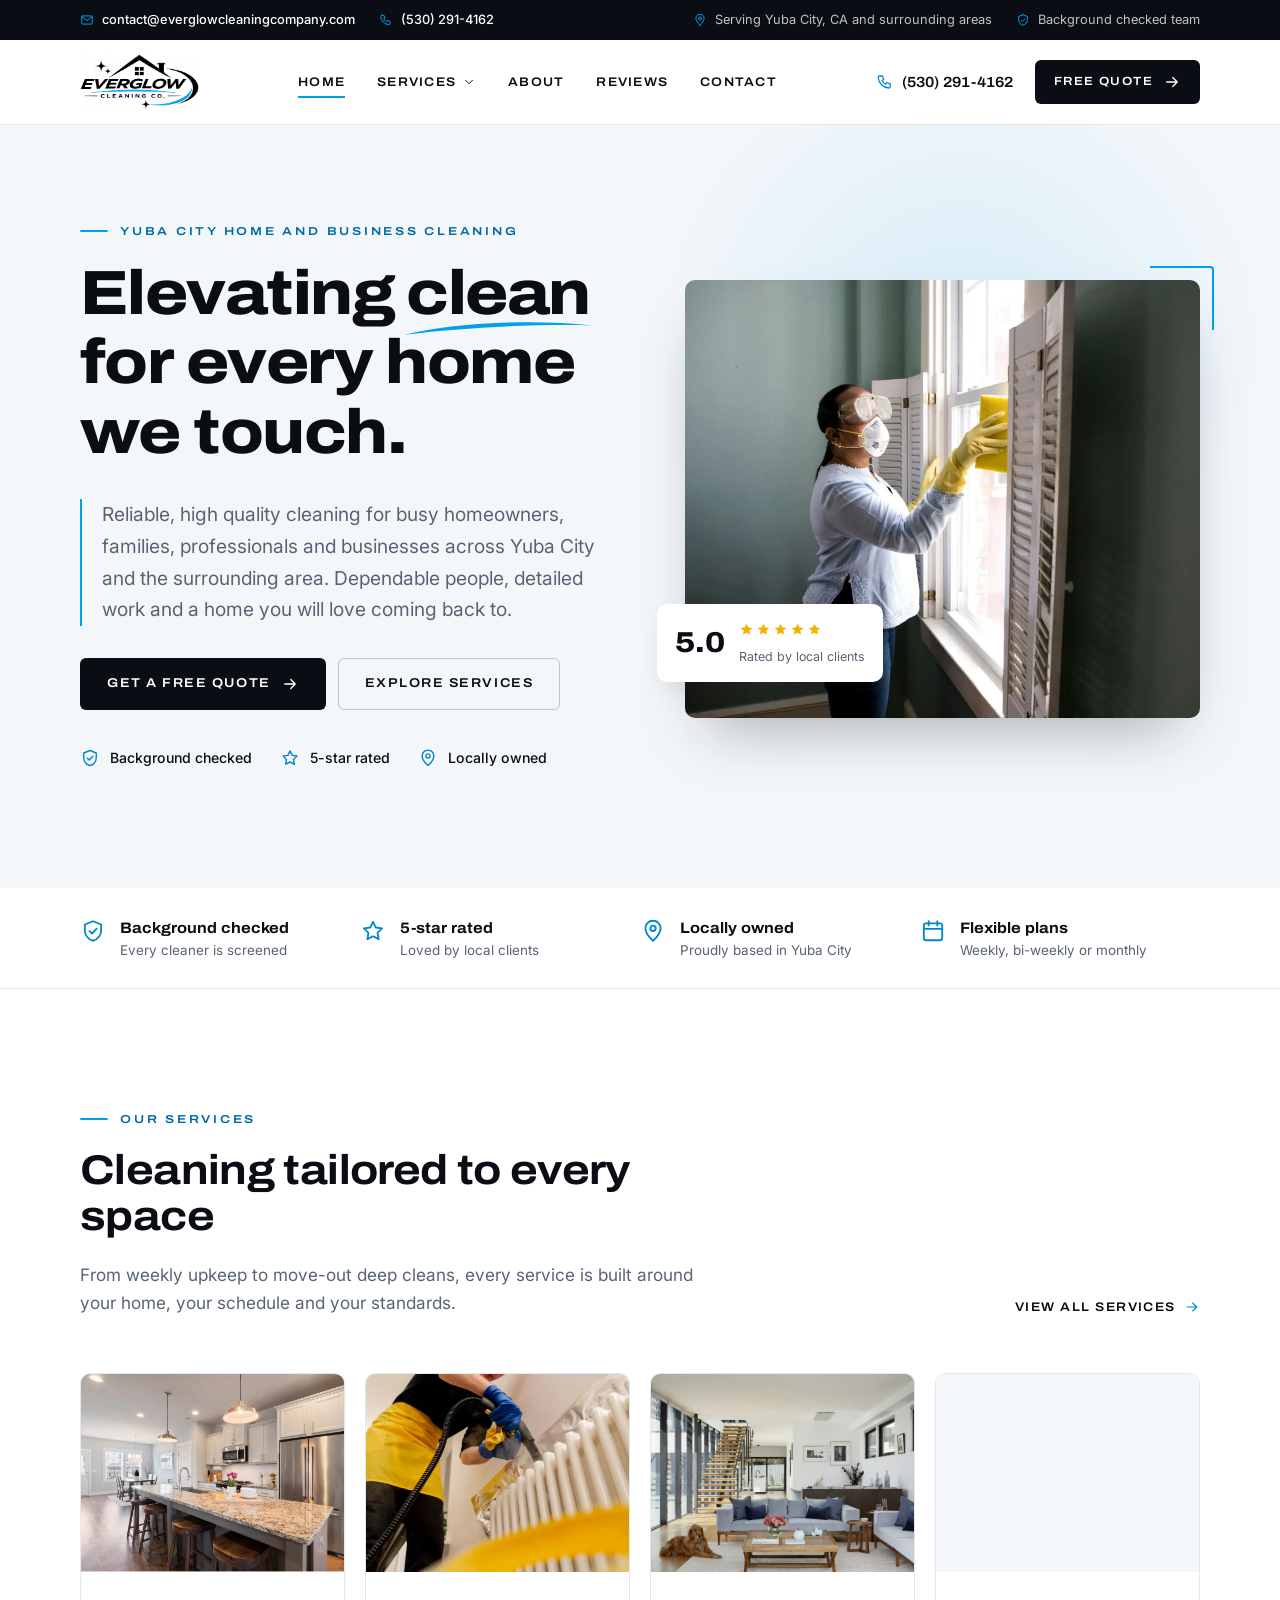
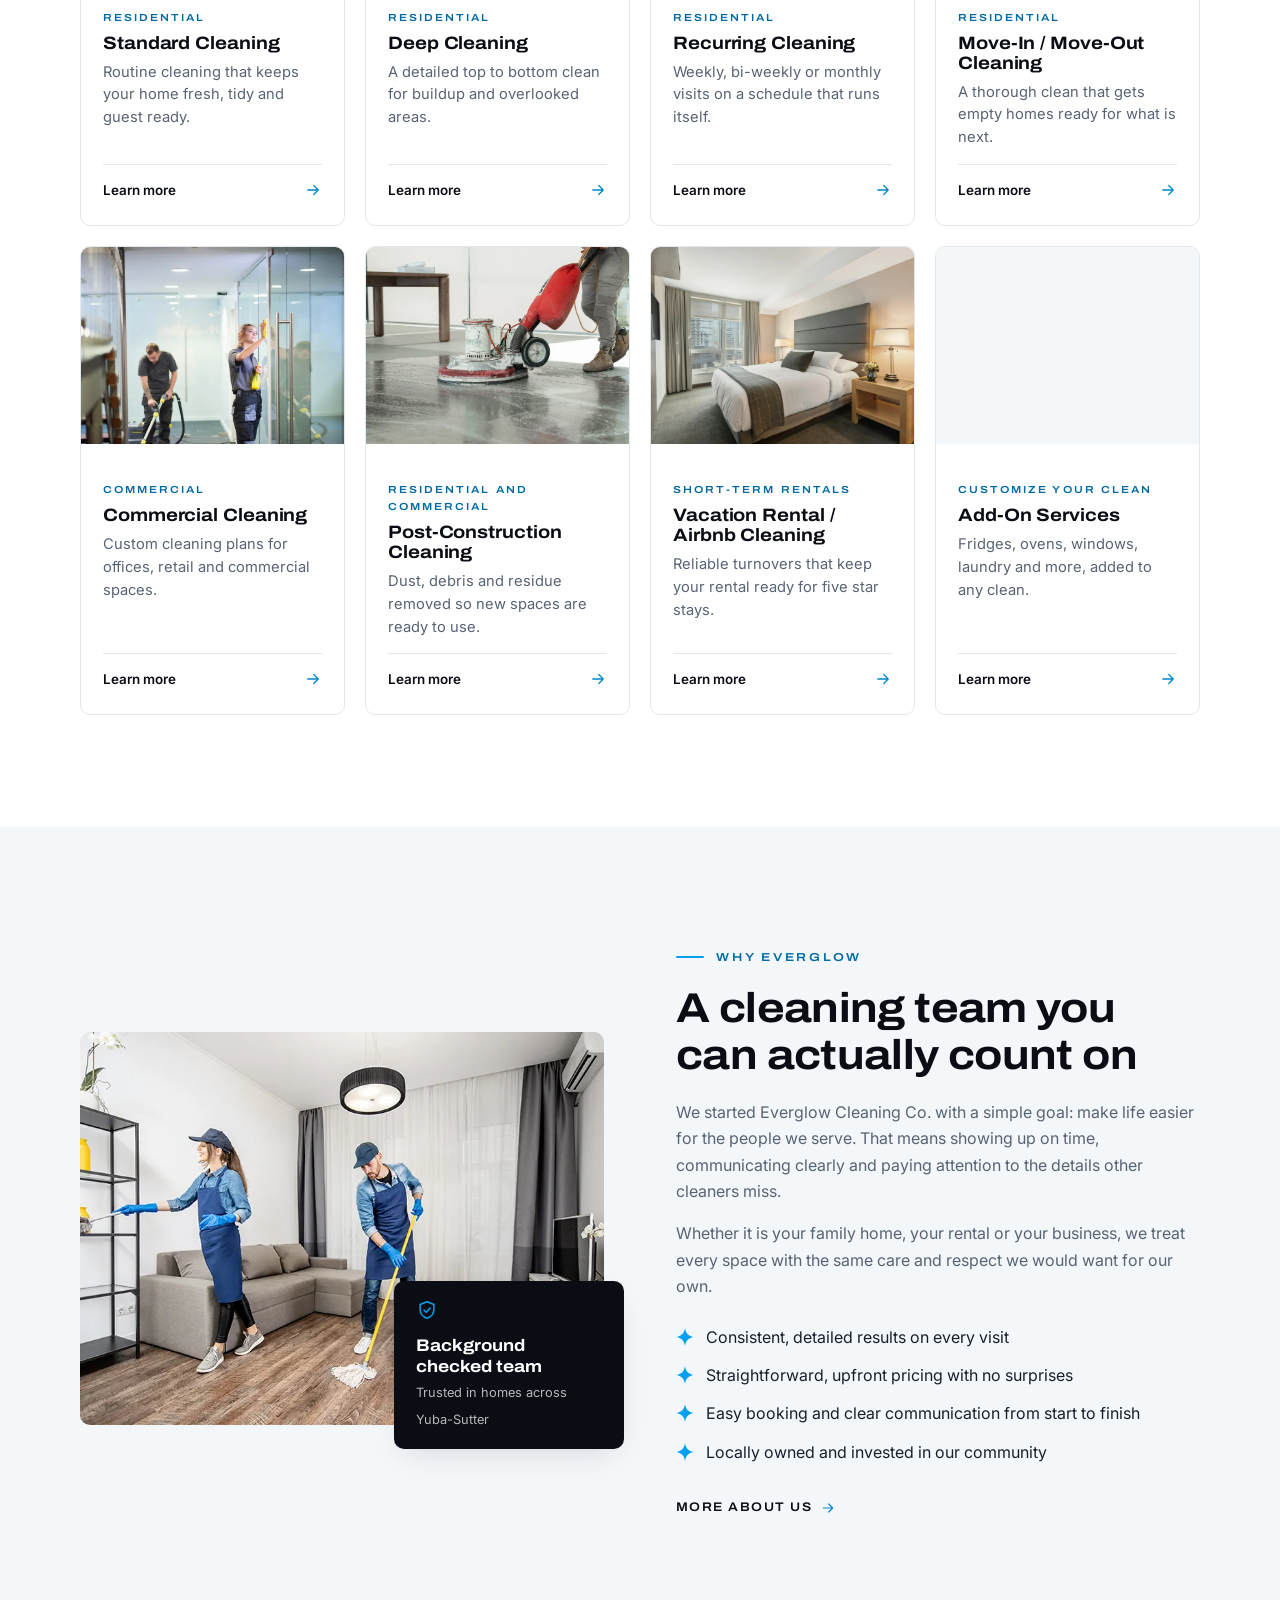
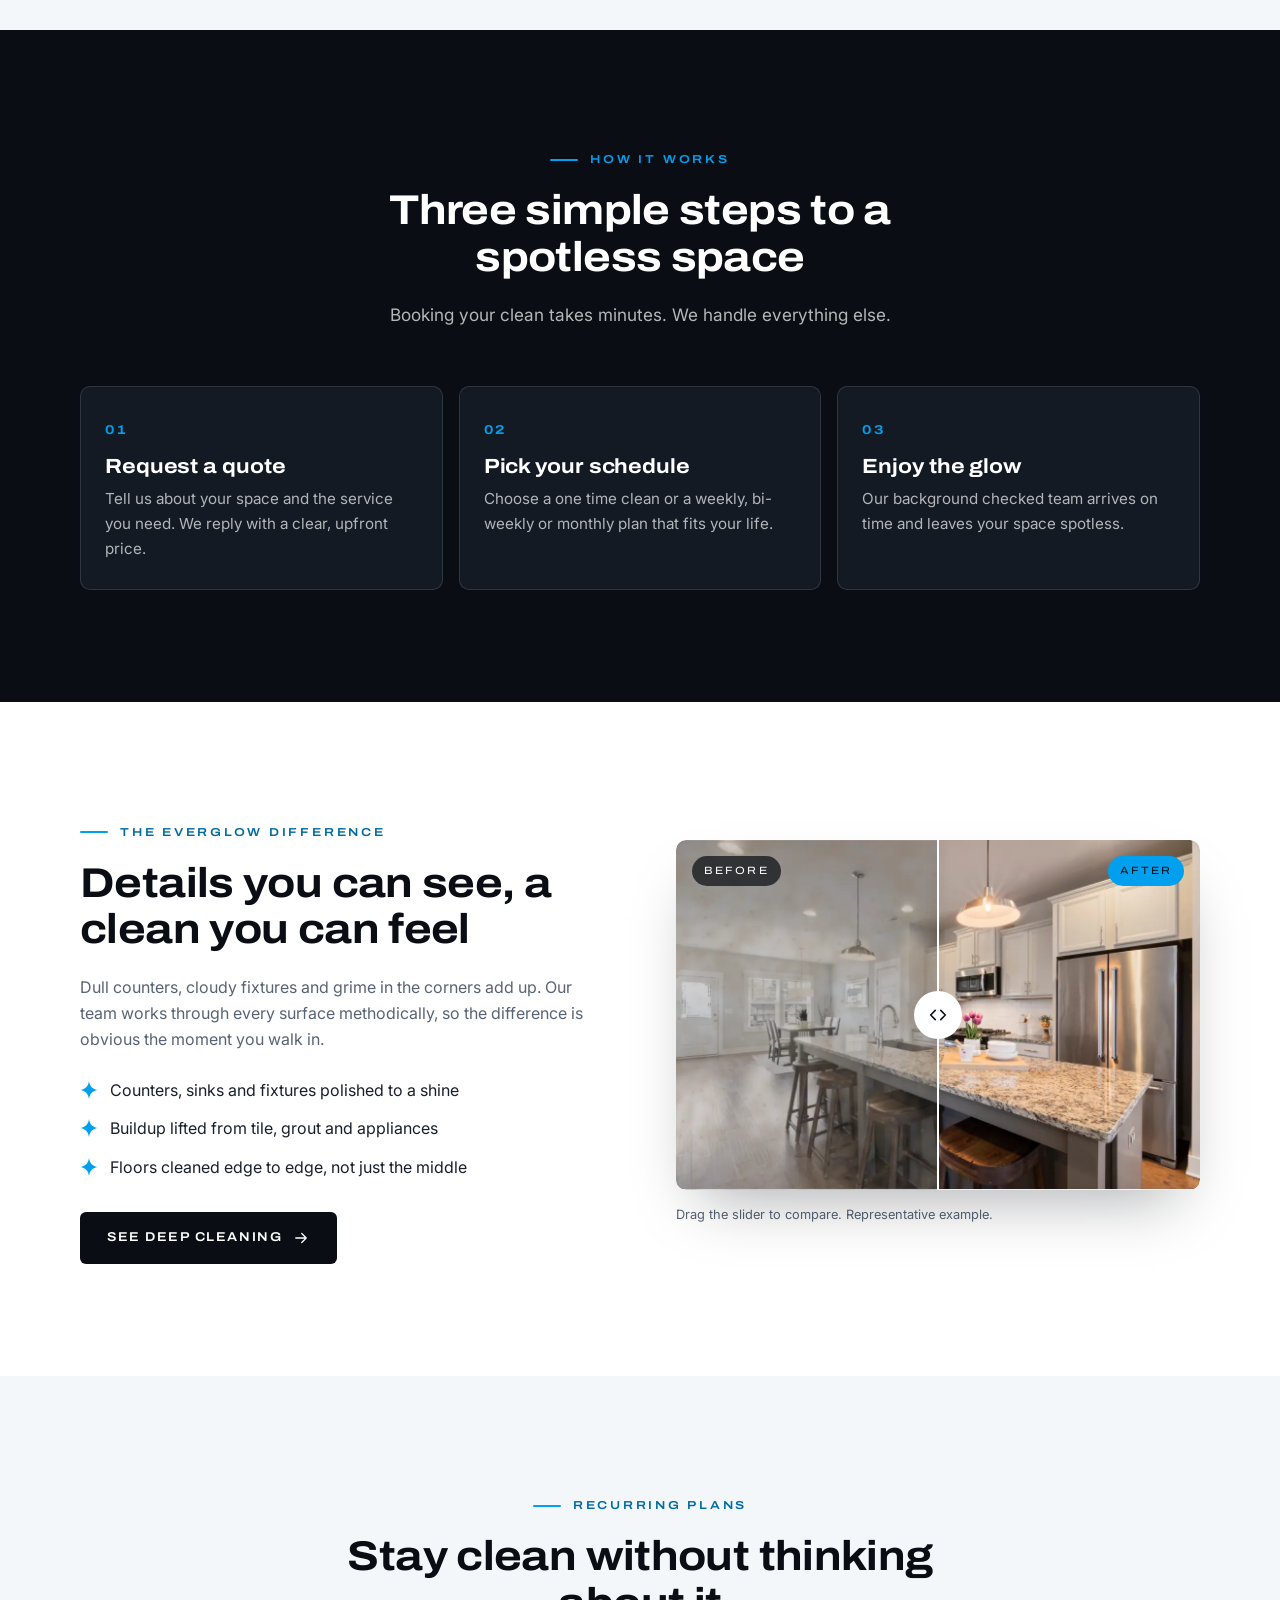
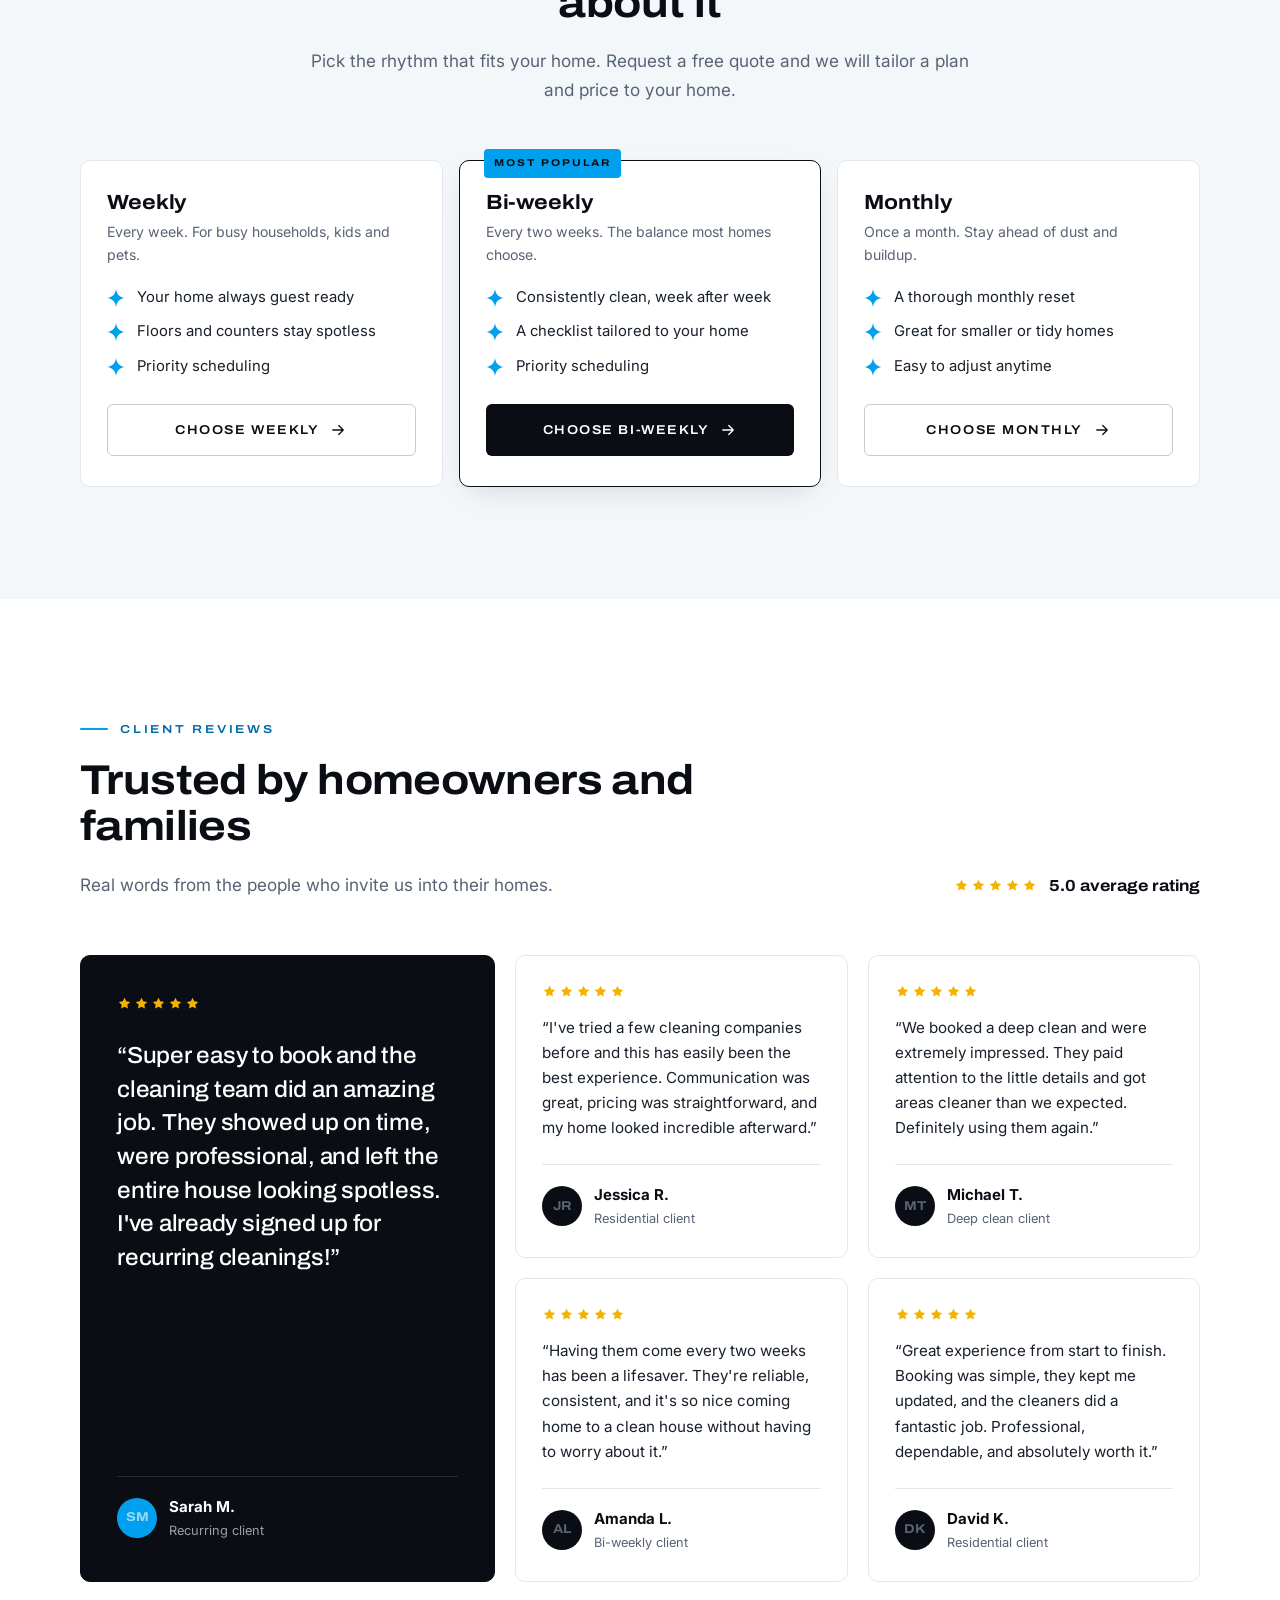
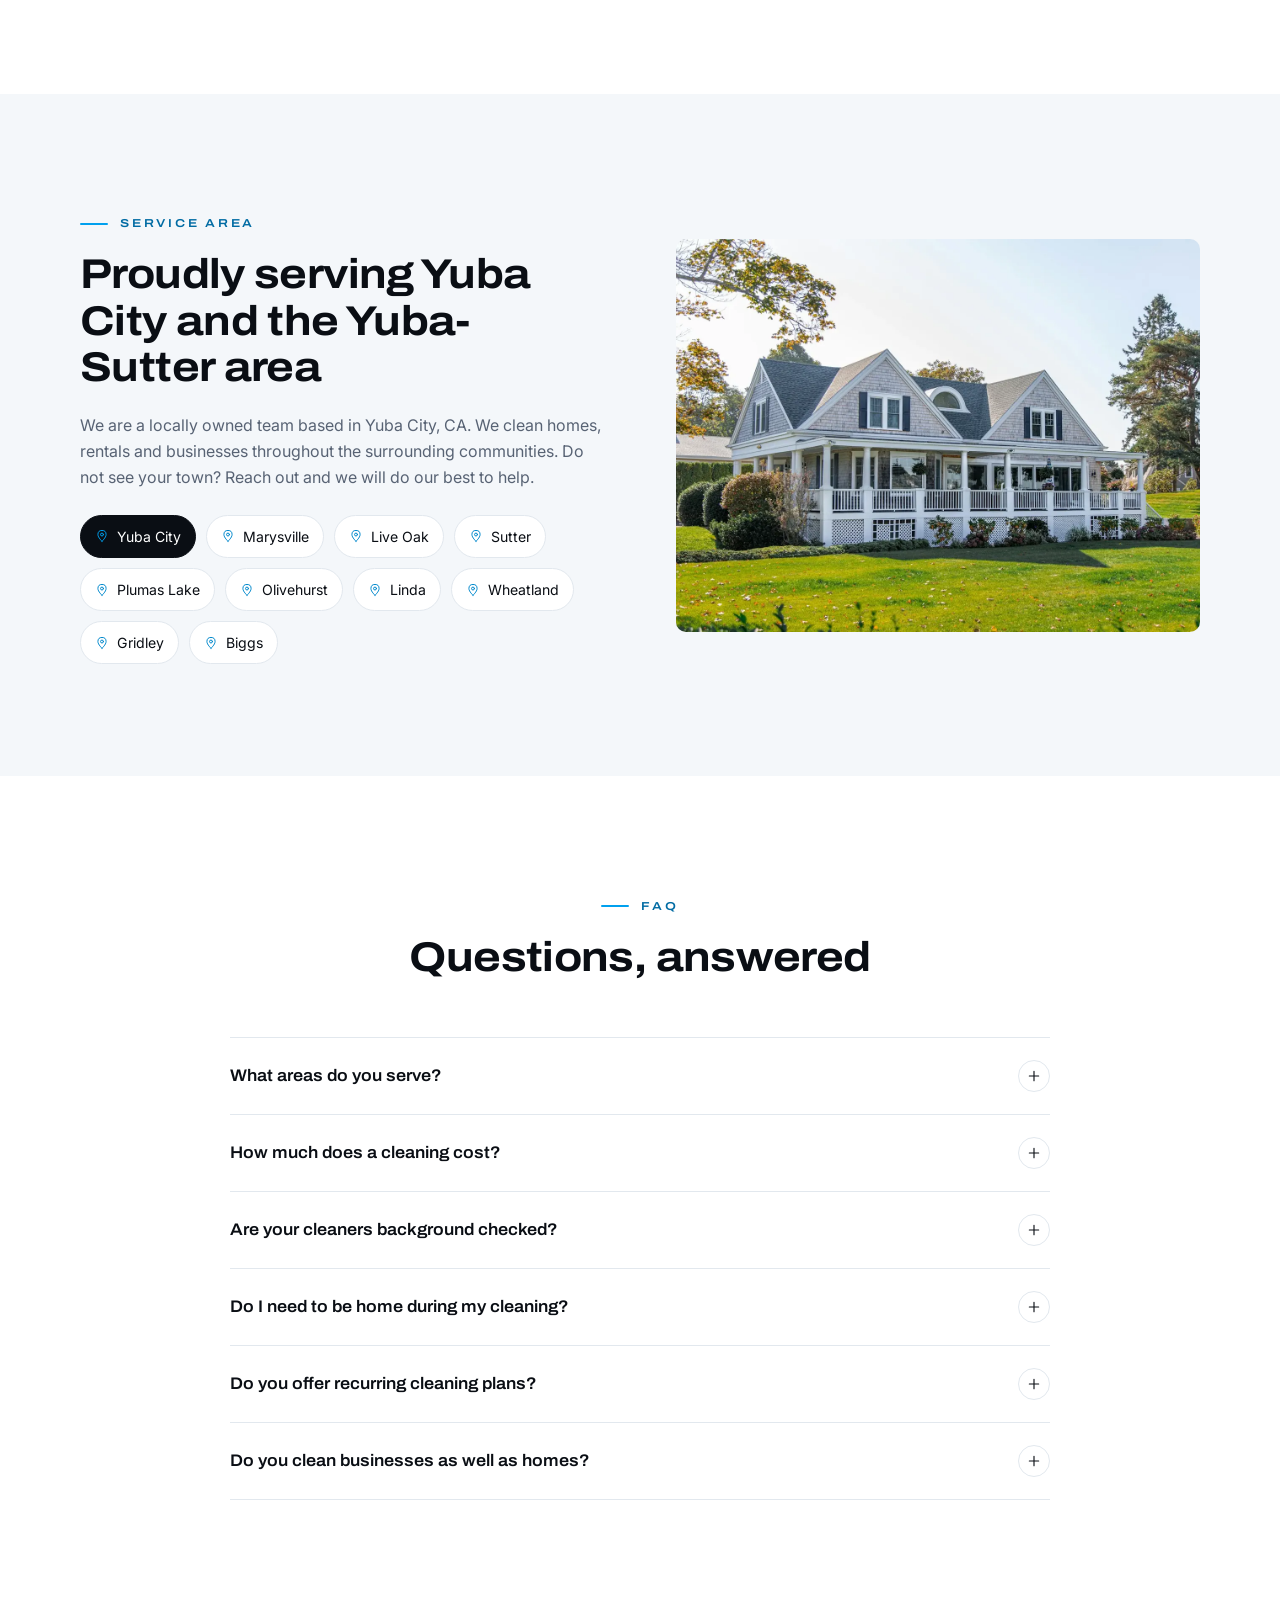
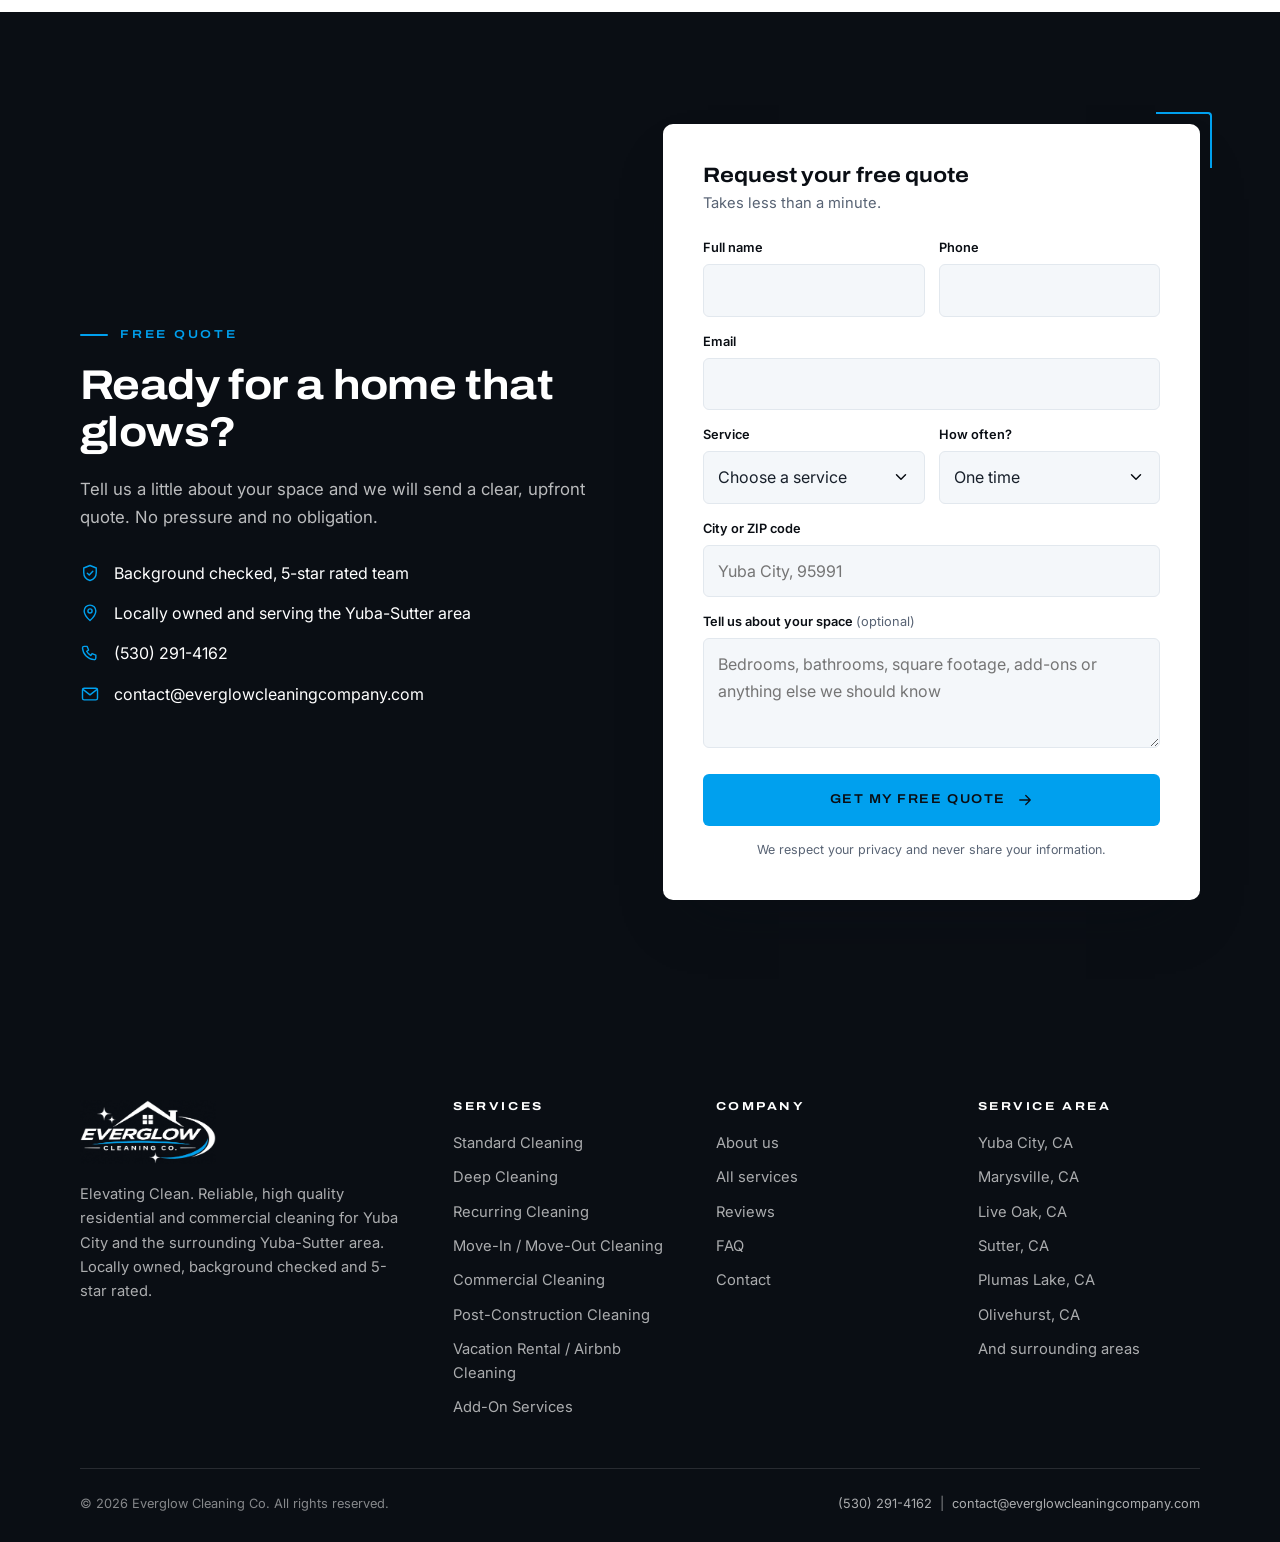
<file: index.html>
<!DOCTYPE html>
<html lang="en-US">
<head>
<meta charset="utf-8">
<meta name="viewport" content="width=device-width, initial-scale=1, viewport-fit=cover">
<title>House Cleaning in Yuba City, CA | Everglow Cleaning Co.</title>
<meta name="description" content="Everglow Cleaning Co. provides premium house cleaning, deep cleaning, move-out, Airbnb and commercial cleaning in Yuba City, Marysville and the Yuba-Sutter area. Background checked and 5-star rated.">
<meta name="robots" content="index, follow">
<link rel="canonical" href="https://everglowcleaningcompany.com/">
<meta name="author" content="Everglow Cleaning Co.">
<meta name="theme-color" content="#0a0e14">
<meta name="format-detection" content="telephone=no">
<meta name="geo.region" content="US-CA">
<meta name="geo.placename" content="Yuba City, California">
<meta name="geo.position" content="39.1404;-121.6169">
<meta name="ICBM" content="39.1404, -121.6169">
<meta property="og:type" content="website">
<meta property="og:site_name" content="Everglow Cleaning Co.">
<meta property="og:locale" content="en_US">
<meta property="og:title" content="House Cleaning in Yuba City, CA | Everglow Cleaning Co.">
<meta property="og:description" content="Everglow Cleaning Co. provides premium house cleaning, deep cleaning, move-out, Airbnb and commercial cleaning in Yuba City, Marysville and the Yuba-Sutter area. Background checked and 5-star rated.">
<meta property="og:url" content="https://everglowcleaningcompany.com/">
<meta property="og:image" content="https://everglowcleaningcompany.com/assets/og-image.jpg">
<meta property="og:image:alt" content="Everglow Cleaning Co. logo">
<meta name="twitter:card" content="summary_large_image">
<meta name="twitter:title" content="House Cleaning in Yuba City, CA | Everglow Cleaning Co.">
<meta name="twitter:description" content="Everglow Cleaning Co. provides premium house cleaning, deep cleaning, move-out, Airbnb and commercial cleaning in Yuba City, Marysville and the Yuba-Sutter area. Background checked and 5-star rated.">
<meta name="twitter:image" content="https://everglowcleaningcompany.com/assets/og-image.jpg">
<link rel="icon" href="assets/favicon.svg" type="image/svg+xml">
<link rel="icon" href="assets/favicon-32.png" sizes="32x32" type="image/png">
<link rel="alternate icon" href="assets/favicon.ico" sizes="any">
<link rel="apple-touch-icon" href="assets/apple-touch-icon.png">
<link rel="manifest" href="site.webmanifest">
<link rel="preconnect" href="https://fonts.googleapis.com">
<link rel="preconnect" href="https://fonts.gstatic.com" crossorigin>
<link rel="stylesheet" href="https://fonts.googleapis.com/css2?family=Archivo:wdth,wght@100..125,400..800&family=Inter:wght@400;500;600&display=swap">
<link rel="stylesheet" href="css/styles.css?v=5">
<script>document.documentElement.classList.add("js")</script>
<script type="application/ld+json">{"@context":"https://schema.org","@graph":[{"@type":["HouseCleaningService","LocalBusiness"],"@id":"https://everglowcleaningcompany.com/#business","name":"Everglow Cleaning Co.","slogan":"Elevating Clean","url":"https://everglowcleaningcompany.com/","logo":"https://everglowcleaningcompany.com/assets/logo.png","image":"https://everglowcleaningcompany.com/assets/og-image.jpg","email":"contact@everglowcleaningcompany.com","telephone":"+15302914162","founder":{"@type":"Person","name":"Rigo Ramirez"},"priceRange":"$$","description":"Locally owned residential and commercial cleaning company serving Yuba City, CA and surrounding areas.","address":{"@type":"PostalAddress","addressLocality":"Yuba City","addressRegion":"CA","postalCode":"95991","addressCountry":"US"},"geo":{"@type":"GeoCoordinates","latitude":39.1404,"longitude":-121.6169},"areaServed":[{"@type":"City","name":"Yuba City, CA"},{"@type":"City","name":"Marysville, CA"},{"@type":"City","name":"Live Oak, CA"},{"@type":"City","name":"Sutter, CA"},{"@type":"City","name":"Plumas Lake, CA"},{"@type":"City","name":"Olivehurst, CA"},{"@type":"City","name":"Linda, CA"},{"@type":"City","name":"Wheatland, CA"},{"@type":"City","name":"Gridley, CA"},{"@type":"City","name":"Biggs, CA"}],"aggregateRating":{"@type":"AggregateRating","ratingValue":"5","reviewCount":"5","bestRating":"5"},"review":[{"@type":"Review","author":{"@type":"Person","name":"Sarah M."},"reviewRating":{"@type":"Rating","ratingValue":"5","bestRating":"5"},"reviewBody":"Super easy to book and the cleaning team did an amazing job. They showed up on time, were professional, and left the entire house looking spotless. I've already signed up for recurring cleanings!"},{"@type":"Review","author":{"@type":"Person","name":"Jessica R."},"reviewRating":{"@type":"Rating","ratingValue":"5","bestRating":"5"},"reviewBody":"I've tried a few cleaning companies before and this has easily been the best experience. Communication was great, pricing was straightforward, and my home looked incredible afterward."},{"@type":"Review","author":{"@type":"Person","name":"Michael T."},"reviewRating":{"@type":"Rating","ratingValue":"5","bestRating":"5"},"reviewBody":"We booked a deep clean and were extremely impressed. They paid attention to the little details and got areas cleaner than we expected. Definitely using them again."},{"@type":"Review","author":{"@type":"Person","name":"Amanda L."},"reviewRating":{"@type":"Rating","ratingValue":"5","bestRating":"5"},"reviewBody":"Having them come every two weeks has been a lifesaver. They're reliable, consistent, and it's so nice coming home to a clean house without having to worry about it."},{"@type":"Review","author":{"@type":"Person","name":"David K."},"reviewRating":{"@type":"Rating","ratingValue":"5","bestRating":"5"},"reviewBody":"Great experience from start to finish. Booking was simple, they kept me updated, and the cleaners did a fantastic job. Professional, dependable, and absolutely worth it."}],"hasOfferCatalog":{"@type":"OfferCatalog","name":"Cleaning services","itemListElement":[{"@type":"Offer","itemOffered":{"@type":"Service","name":"Standard Cleaning","url":"https://everglowcleaningcompany.com/services/standard-cleaning/"}},{"@type":"Offer","itemOffered":{"@type":"Service","name":"Deep Cleaning","url":"https://everglowcleaningcompany.com/services/deep-cleaning/"}},{"@type":"Offer","itemOffered":{"@type":"Service","name":"Recurring Cleaning","url":"https://everglowcleaningcompany.com/services/recurring-cleaning/"}},{"@type":"Offer","itemOffered":{"@type":"Service","name":"Move-In / Move-Out Cleaning","url":"https://everglowcleaningcompany.com/services/move-in-move-out-cleaning/"}},{"@type":"Offer","itemOffered":{"@type":"Service","name":"Commercial Cleaning","url":"https://everglowcleaningcompany.com/services/commercial-cleaning/"}},{"@type":"Offer","itemOffered":{"@type":"Service","name":"Post-Construction Cleaning","url":"https://everglowcleaningcompany.com/services/post-construction-cleaning/"}},{"@type":"Offer","itemOffered":{"@type":"Service","name":"Vacation Rental / Airbnb Cleaning","url":"https://everglowcleaningcompany.com/services/vacation-rental-airbnb-cleaning/"}},{"@type":"Offer","itemOffered":{"@type":"Service","name":"Add-On Services","url":"https://everglowcleaningcompany.com/services/add-on-services/"}}]}},{"@type":"WebSite","@id":"https://everglowcleaningcompany.com/#website","url":"https://everglowcleaningcompany.com/","name":"Everglow Cleaning Co.","publisher":{"@id":"https://everglowcleaningcompany.com/#business"}},{"@type":"FAQPage","mainEntity":[{"@type":"Question","name":"What areas do you serve?","acceptedAnswer":{"@type":"Answer","text":"We are based in Yuba City and serve Marysville, Live Oak, Sutter, Plumas Lake, Olivehurst, Linda, Wheatland, Gridley and Biggs, along with the surrounding Yuba-Sutter area. Not sure if you are in range? Send us your address and we will confirm."}},{"@type":"Question","name":"How much does a cleaning cost?","acceptedAnswer":{"@type":"Answer","text":"Every home is different, so pricing depends on the size of your space, its condition and how often you would like service. Request a free quote and we will send clear, upfront pricing tailored to your space before we begin."}},{"@type":"Question","name":"Are your cleaners background checked?","acceptedAnswer":{"@type":"Answer","text":"Yes. Every member of our team is background checked before they ever step into a client's home or business."}},{"@type":"Question","name":"Do I need to be home during my cleaning?","acceptedAnswer":{"@type":"Answer","text":"No. Many clients share entry instructions and come home to a finished clean. If you would rather be there, that is completely fine too."}},{"@type":"Question","name":"Do you offer recurring cleaning plans?","acceptedAnswer":{"@type":"Answer","text":"Yes. Choose weekly, bi-weekly or monthly visits. Recurring clients get priority scheduling and a checklist tailored to their home."}},{"@type":"Question","name":"Do you clean businesses as well as homes?","acceptedAnswer":{"@type":"Answer","text":"Yes. While most of our work is residential, we also provide customized commercial cleaning for offices, retail spaces and other commercial properties."}}]}]}</script>
</head>
<body>
<a class="skip-link" href="#main">Skip to content</a>
<div class="topbar"><div class="container">
<ul><li><svg viewBox="0 0 24 24" fill="none" stroke="currentColor" stroke-width="1.7" stroke-linecap="round" stroke-linejoin="round" aria-hidden="true"><rect x="3" y="5" width="18" height="14" rx="2"/><path d="m3.5 6.5 8.5 6.5 8.5-6.5"/></svg><a href="mailto:contact@everglowcleaningcompany.com">contact@everglowcleaningcompany.com</a></li><li class="topbar__phone"><svg viewBox="0 0 24 24" fill="none" stroke="currentColor" stroke-width="1.7" stroke-linecap="round" stroke-linejoin="round" aria-hidden="true"><path d="M5 4h3.5l1.8 4.5-2.3 1.4a11 11 0 0 0 5.1 5.1l1.4-2.3L19 14.5V18a2 2 0 0 1-2 2A15 15 0 0 1 3 6a2 2 0 0 1 2-2Z"/></svg><a href="tel:+15302914162">(530) 291-4162</a></li></ul>
<ul><li class="topbar__extra"><svg viewBox="0 0 24 24" fill="none" stroke="currentColor" stroke-width="1.7" stroke-linecap="round" stroke-linejoin="round" aria-hidden="true"><path d="M12 21s-7-6.2-7-11.5a7 7 0 1 1 14 0C19 14.8 12 21 12 21Z"/><circle cx="12" cy="9.5" r="2.5"/></svg>Serving Yuba City, CA and surrounding areas</li><li class="topbar__extra"><svg viewBox="0 0 24 24" fill="none" stroke="currentColor" stroke-width="1.7" stroke-linecap="round" stroke-linejoin="round" aria-hidden="true"><path d="M12 3 4.5 6v5.5c0 4.6 3.2 8.4 7.5 9.5 4.3-1.1 7.5-4.9 7.5-9.5V6L12 3Z"/><path d="m8.8 12.2 2.3 2.3 4.3-4.6"/></svg>Background checked team</li></ul>
</div></div>
<header class="site-header">
<div class="container">
<a class="brand" href="./" aria-label="Everglow Cleaning Co. home"><img src="assets/logo.webp" alt="Everglow Cleaning Co." width="720" height="338"></a>
<nav class="nav" aria-label="Main">
<ul class="nav__list">
<li><a class="nav__link" href="./" aria-current="page">Home</a></li>
<li class="has-menu"><a class="nav__link" href="services/" aria-haspopup="true" aria-expanded="false">Services <svg viewBox="0 0 24 24" fill="none" stroke="currentColor" stroke-width="1.7" stroke-linecap="round" stroke-linejoin="round" aria-hidden="true"><path d="m6 9 6 6 6-6"/></svg></a>
<div class="mega" role="menu"><div class="mega__grid"><a class="mega__item" href="services/standard-cleaning/"><span class="mega__icon"><svg viewBox="0 0 24 24" fill="none" stroke="currentColor" stroke-width="1.7" stroke-linecap="round" stroke-linejoin="round" aria-hidden="true"><path d="M3.5 11 12 4l8.5 7"/><path d="M5.5 9.5V20h13V9.5"/><path d="M10 20v-5h4v5"/></svg></span><span><strong>Standard Cleaning</strong><span>Routine cleaning that keeps your home fresh, tidy and guest ready.</span></span></a><a class="mega__item" href="services/deep-cleaning/"><span class="mega__icon"><svg viewBox="0 0 24 24" fill="none" stroke="currentColor" stroke-width="1.7" stroke-linecap="round" stroke-linejoin="round" aria-hidden="true"><path d="M12 3c.6 4.6 2.9 6.9 7.5 7.5-4.6.6-6.9 2.9-7.5 7.5-.6-4.6-2.9-6.9-7.5-7.5C9.1 9.9 11.4 7.6 12 3Z"/><path d="M19 15.5c.3 1.9 1.1 2.7 3 3-1.9.3-2.7 1.1-3 3-.3-1.9-1.1-2.7-3-3 1.9-.3 2.7-1.1 3-3Z"/></svg></span><span><strong>Deep Cleaning</strong><span>A detailed top to bottom clean for buildup and overlooked areas.</span></span></a><a class="mega__item" href="services/recurring-cleaning/"><span class="mega__icon"><svg viewBox="0 0 24 24" fill="none" stroke="currentColor" stroke-width="1.7" stroke-linecap="round" stroke-linejoin="round" aria-hidden="true"><path d="M17 2.5 20.5 6 17 9.5"/><path d="M3.5 11V9.5A3.5 3.5 0 0 1 7 6h13.5"/><path d="M7 21.5 3.5 18 7 14.5"/><path d="M20.5 13v1.5A3.5 3.5 0 0 1 17 18H3.5"/></svg></span><span><strong>Recurring Cleaning</strong><span>Weekly, bi-weekly or monthly visits on a schedule that runs itself.</span></span></a><a class="mega__item" href="services/move-in-move-out-cleaning/"><span class="mega__icon"><svg viewBox="0 0 24 24" fill="none" stroke="currentColor" stroke-width="1.7" stroke-linecap="round" stroke-linejoin="round" aria-hidden="true"><path d="M3.5 7.5 12 3l8.5 4.5v9L12 21l-8.5-4.5v-9Z"/><path d="M3.5 7.5 12 12l8.5-4.5M12 12v9"/></svg></span><span><strong>Move-In / Move-Out Cleaning</strong><span>A thorough clean that gets empty homes ready for what is next.</span></span></a><a class="mega__item" href="services/commercial-cleaning/"><span class="mega__icon"><svg viewBox="0 0 24 24" fill="none" stroke="currentColor" stroke-width="1.7" stroke-linecap="round" stroke-linejoin="round" aria-hidden="true"><rect x="4.5" y="3" width="15" height="18" rx="1.5"/><path d="M9 7h1.5M13.5 7H15M9 11h1.5M13.5 11H15M9 15h1.5M13.5 15H15M10.5 21v-3h3v3"/></svg></span><span><strong>Commercial Cleaning</strong><span>Custom cleaning plans for offices, retail and commercial spaces.</span></span></a><a class="mega__item" href="services/post-construction-cleaning/"><span class="mega__icon"><svg viewBox="0 0 24 24" fill="none" stroke="currentColor" stroke-width="1.7" stroke-linecap="round" stroke-linejoin="round" aria-hidden="true"><path d="m14 6 4 4"/><path d="M11.5 8.5 4 16a1.9 1.9 0 0 0 2.7 2.7l7.5-7.5"/><path d="M12.5 4.5 15 2l7 7-2.5 2.5"/><path d="m12.5 4.5 7 7"/></svg></span><span><strong>Post-Construction Cleaning</strong><span>Dust, debris and residue removed so new spaces are ready to use.</span></span></a><a class="mega__item" href="services/vacation-rental-airbnb-cleaning/"><span class="mega__icon"><svg viewBox="0 0 24 24" fill="none" stroke="currentColor" stroke-width="1.7" stroke-linecap="round" stroke-linejoin="round" aria-hidden="true"><circle cx="8" cy="15" r="4.5"/><path d="m11.2 11.8 9.3-9.3M17 6l3 3M14.5 8.5l2.5 2.5"/></svg></span><span><strong>Vacation Rental / Airbnb Cleaning</strong><span>Reliable turnovers that keep your rental ready for five star stays.</span></span></a><a class="mega__item" href="services/add-on-services/"><span class="mega__icon"><svg viewBox="0 0 24 24" fill="none" stroke="currentColor" stroke-width="1.7" stroke-linecap="round" stroke-linejoin="round" aria-hidden="true"><rect x="3.5" y="3.5" width="17" height="17" rx="3"/><path d="M12 8v8M8 12h8"/></svg></span><span><strong>Add-On Services</strong><span>Fridges, ovens, windows, laundry and more, added to any clean.</span></span></a></div>
<div class="mega__foot"><span>Not sure which clean you need?</span><a class="text-link" href="contact/">Ask us <svg viewBox="0 0 24 24" fill="none" stroke="currentColor" stroke-width="1.7" stroke-linecap="round" stroke-linejoin="round" aria-hidden="true"><path d="M5 12h14M13 6l6 6-6 6"/></svg></a></div></div></li>
<li><a class="nav__link" href="about/">About</a></li>
<li><a class="nav__link" href="#reviews">Reviews</a></li>
<li><a class="nav__link" href="contact/">Contact</a></li>
</ul>
</nav>
<div class="header-actions"><a class="header-phone" href="tel:+15302914162"><svg viewBox="0 0 24 24" fill="none" stroke="currentColor" stroke-width="1.7" stroke-linecap="round" stroke-linejoin="round" aria-hidden="true"><path d="M5 4h3.5l1.8 4.5-2.3 1.4a11 11 0 0 0 5.1 5.1l1.4-2.3L19 14.5V18a2 2 0 0 1-2 2A15 15 0 0 1 3 6a2 2 0 0 1 2-2Z"/></svg><span>(530) 291-4162</span></a><a class="btn btn--primary btn--sm header-cta" href="contact/">Free Quote <svg viewBox="0 0 24 24" fill="none" stroke="currentColor" stroke-width="1.7" stroke-linecap="round" stroke-linejoin="round" aria-hidden="true"><path d="M5 12h14M13 6l6 6-6 6"/></svg></a></div>
<button class="menu-toggle" type="button" aria-label="Open menu" aria-expanded="false" aria-controls="mobile-menu"><span class="icon-menu"><svg viewBox="0 0 24 24" fill="none" stroke="currentColor" stroke-width="1.7" stroke-linecap="round" stroke-linejoin="round" aria-hidden="true"><path d="M4 7h16M4 12h16M4 17h16"/></svg></span><span class="icon-close"><svg viewBox="0 0 24 24" fill="none" stroke="currentColor" stroke-width="1.7" stroke-linecap="round" stroke-linejoin="round" aria-hidden="true"><path d="M6 6l12 12M18 6 6 18"/></svg></span></button>
</div>
</header>
<div class="mobile-menu" id="mobile-menu">
<ul>
<li><a href="./">Home<svg viewBox="0 0 24 24" fill="none" stroke="currentColor" stroke-width="1.7" stroke-linecap="round" stroke-linejoin="round" aria-hidden="true"><path d="M5 12h14M13 6l6 6-6 6"/></svg></a></li>
<li><a href="about/">About<svg viewBox="0 0 24 24" fill="none" stroke="currentColor" stroke-width="1.7" stroke-linecap="round" stroke-linejoin="round" aria-hidden="true"><path d="M5 12h14M13 6l6 6-6 6"/></svg></a></li>
<li><a href="#reviews">Reviews<svg viewBox="0 0 24 24" fill="none" stroke="currentColor" stroke-width="1.7" stroke-linecap="round" stroke-linejoin="round" aria-hidden="true"><path d="M5 12h14M13 6l6 6-6 6"/></svg></a></li>
<li><a href="contact/">Contact<svg viewBox="0 0 24 24" fill="none" stroke="currentColor" stroke-width="1.7" stroke-linecap="round" stroke-linejoin="round" aria-hidden="true"><path d="M5 12h14M13 6l6 6-6 6"/></svg></a></li>
</ul>
<p class="mobile-menu__label">Services</p>
<ul><li><a href="services/standard-cleaning/">Standard Cleaning<svg viewBox="0 0 24 24" fill="none" stroke="currentColor" stroke-width="1.7" stroke-linecap="round" stroke-linejoin="round" aria-hidden="true"><path d="M5 12h14M13 6l6 6-6 6"/></svg></a></li><li><a href="services/deep-cleaning/">Deep Cleaning<svg viewBox="0 0 24 24" fill="none" stroke="currentColor" stroke-width="1.7" stroke-linecap="round" stroke-linejoin="round" aria-hidden="true"><path d="M5 12h14M13 6l6 6-6 6"/></svg></a></li><li><a href="services/recurring-cleaning/">Recurring Cleaning<svg viewBox="0 0 24 24" fill="none" stroke="currentColor" stroke-width="1.7" stroke-linecap="round" stroke-linejoin="round" aria-hidden="true"><path d="M5 12h14M13 6l6 6-6 6"/></svg></a></li><li><a href="services/move-in-move-out-cleaning/">Move-In / Move-Out Cleaning<svg viewBox="0 0 24 24" fill="none" stroke="currentColor" stroke-width="1.7" stroke-linecap="round" stroke-linejoin="round" aria-hidden="true"><path d="M5 12h14M13 6l6 6-6 6"/></svg></a></li><li><a href="services/commercial-cleaning/">Commercial Cleaning<svg viewBox="0 0 24 24" fill="none" stroke="currentColor" stroke-width="1.7" stroke-linecap="round" stroke-linejoin="round" aria-hidden="true"><path d="M5 12h14M13 6l6 6-6 6"/></svg></a></li><li><a href="services/post-construction-cleaning/">Post-Construction Cleaning<svg viewBox="0 0 24 24" fill="none" stroke="currentColor" stroke-width="1.7" stroke-linecap="round" stroke-linejoin="round" aria-hidden="true"><path d="M5 12h14M13 6l6 6-6 6"/></svg></a></li><li><a href="services/vacation-rental-airbnb-cleaning/">Vacation Rental / Airbnb Cleaning<svg viewBox="0 0 24 24" fill="none" stroke="currentColor" stroke-width="1.7" stroke-linecap="round" stroke-linejoin="round" aria-hidden="true"><path d="M5 12h14M13 6l6 6-6 6"/></svg></a></li><li><a href="services/add-on-services/">Add-On Services<svg viewBox="0 0 24 24" fill="none" stroke="currentColor" stroke-width="1.7" stroke-linecap="round" stroke-linejoin="round" aria-hidden="true"><path d="M5 12h14M13 6l6 6-6 6"/></svg></a></li></ul>
<a class="btn btn--primary btn--block" href="contact/">Get a Free Quote <svg viewBox="0 0 24 24" fill="none" stroke="currentColor" stroke-width="1.7" stroke-linecap="round" stroke-linejoin="round" aria-hidden="true"><path d="M5 12h14M13 6l6 6-6 6"/></svg></a>
<a class="btn btn--outline btn--block" style="margin-top:12px" href="tel:+15302914162"><svg viewBox="0 0 24 24" fill="none" stroke="currentColor" stroke-width="1.7" stroke-linecap="round" stroke-linejoin="round" aria-hidden="true"><path d="M5 4h3.5l1.8 4.5-2.3 1.4a11 11 0 0 0 5.1 5.1l1.4-2.3L19 14.5V18a2 2 0 0 1-2 2A15 15 0 0 1 3 6a2 2 0 0 1 2-2Z"/></svg> Call (530) 291-4162</a>
</div>

<main id="main">
<section class="hero">
<div class="container">
<div class="hero__copy">
<span class="eyebrow">Yuba City home and business cleaning</span>
<h1>Elevating <span class="swoosh">clean<svg viewBox="0 0 300 24" preserveAspectRatio="none" aria-hidden="true"><path d="M2 19C80 6 200 2 298 9 200 7 90 12 2 19Z"/></svg></span> for every home we touch.</h1>
<p class="hero__lead">Reliable, high quality cleaning for busy homeowners, families, professionals and businesses across Yuba City and the surrounding area. Dependable people, detailed work and a home you will love coming back to.</p>
<div class="btn-row">
<a class="btn btn--primary" href="contact/">Get a Free Quote <svg viewBox="0 0 24 24" fill="none" stroke="currentColor" stroke-width="1.7" stroke-linecap="round" stroke-linejoin="round" aria-hidden="true"><path d="M5 12h14M13 6l6 6-6 6"/></svg></a>
<a class="btn btn--outline" href="services/">Explore Services</a>
</div>
<ul class="hero__trust">
<li><svg viewBox="0 0 24 24" fill="none" stroke="currentColor" stroke-width="1.7" stroke-linecap="round" stroke-linejoin="round" aria-hidden="true"><path d="M12 3 4.5 6v5.5c0 4.6 3.2 8.4 7.5 9.5 4.3-1.1 7.5-4.9 7.5-9.5V6L12 3Z"/><path d="m8.8 12.2 2.3 2.3 4.3-4.6"/></svg>Background checked</li>
<li><svg viewBox="0 0 24 24" fill="none" stroke="currentColor" stroke-width="1.7" stroke-linecap="round" stroke-linejoin="round" aria-hidden="true"><path d="m12 3.5 2.6 5.3 5.8.8-4.2 4.1 1 5.8-5.2-2.7-5.2 2.7 1-5.8-4.2-4.1 5.8-.8L12 3.5Z"/></svg>5-star rated</li>
<li><svg viewBox="0 0 24 24" fill="none" stroke="currentColor" stroke-width="1.7" stroke-linecap="round" stroke-linejoin="round" aria-hidden="true"><path d="M12 21s-7-6.2-7-11.5a7 7 0 1 1 14 0C19 14.8 12 21 12 21Z"/><circle cx="12" cy="9.5" r="2.5"/></svg>Locally owned</li>
</ul>
</div>
<div class="hero__media">
<span class="hero__corner" aria-hidden="true"></span>
<div class="hero__img"><img src="assets/img/home-hero.webp" alt="Everglow cleaner in gloves wiping down window shutters in a bright home" width="1200" height="900" fetchpriority="high"></div>
<div class="rating-card"><span class="rating-card__score">5.0</span><div><span class="stars" aria-label="5 out of 5 stars"><svg viewBox="0 0 24 24" fill="currentColor" aria-hidden="true"><path d="m12 2.8 2.8 5.7 6.3.9-4.6 4.4 1.1 6.3L12 17.2l-5.6 2.9 1.1-6.3L2.9 9.4l6.3-.9L12 2.8Z"/></svg><svg viewBox="0 0 24 24" fill="currentColor" aria-hidden="true"><path d="m12 2.8 2.8 5.7 6.3.9-4.6 4.4 1.1 6.3L12 17.2l-5.6 2.9 1.1-6.3L2.9 9.4l6.3-.9L12 2.8Z"/></svg><svg viewBox="0 0 24 24" fill="currentColor" aria-hidden="true"><path d="m12 2.8 2.8 5.7 6.3.9-4.6 4.4 1.1 6.3L12 17.2l-5.6 2.9 1.1-6.3L2.9 9.4l6.3-.9L12 2.8Z"/></svg><svg viewBox="0 0 24 24" fill="currentColor" aria-hidden="true"><path d="m12 2.8 2.8 5.7 6.3.9-4.6 4.4 1.1 6.3L12 17.2l-5.6 2.9 1.1-6.3L2.9 9.4l6.3-.9L12 2.8Z"/></svg><svg viewBox="0 0 24 24" fill="currentColor" aria-hidden="true"><path d="m12 2.8 2.8 5.7 6.3.9-4.6 4.4 1.1 6.3L12 17.2l-5.6 2.9 1.1-6.3L2.9 9.4l6.3-.9L12 2.8Z"/></svg></span><small>Rated by local clients</small></div></div>
</div>
</div>
</section>

<section class="trust" aria-label="Why clients trust us"><div class="container"><div class="trust__grid"><div class="trust__item"><svg viewBox="0 0 24 24" fill="none" stroke="currentColor" stroke-width="1.7" stroke-linecap="round" stroke-linejoin="round" aria-hidden="true"><path d="M12 3 4.5 6v5.5c0 4.6 3.2 8.4 7.5 9.5 4.3-1.1 7.5-4.9 7.5-9.5V6L12 3Z"/><path d="m8.8 12.2 2.3 2.3 4.3-4.6"/></svg><div><strong>Background checked</strong><span>Every cleaner is screened</span></div></div><div class="trust__item"><svg viewBox="0 0 24 24" fill="none" stroke="currentColor" stroke-width="1.7" stroke-linecap="round" stroke-linejoin="round" aria-hidden="true"><path d="m12 3.5 2.6 5.3 5.8.8-4.2 4.1 1 5.8-5.2-2.7-5.2 2.7 1-5.8-4.2-4.1 5.8-.8L12 3.5Z"/></svg><div><strong>5-star rated</strong><span>Loved by local clients</span></div></div><div class="trust__item"><svg viewBox="0 0 24 24" fill="none" stroke="currentColor" stroke-width="1.7" stroke-linecap="round" stroke-linejoin="round" aria-hidden="true"><path d="M12 21s-7-6.2-7-11.5a7 7 0 1 1 14 0C19 14.8 12 21 12 21Z"/><circle cx="12" cy="9.5" r="2.5"/></svg><div><strong>Locally owned</strong><span>Proudly based in Yuba City</span></div></div><div class="trust__item"><svg viewBox="0 0 24 24" fill="none" stroke="currentColor" stroke-width="1.7" stroke-linecap="round" stroke-linejoin="round" aria-hidden="true"><rect x="3.5" y="5" width="17" height="15.5" rx="2"/><path d="M3.5 10h17M8 3v4M16 3v4"/></svg><div><strong>Flexible plans</strong><span>Weekly, bi-weekly or monthly</span></div></div></div></div></section>

<section class="section" id="services">
<div class="container">
<div class="section-head section-head--split">
<div><span class="eyebrow">Our services</span><h2>Cleaning tailored to every space</h2><p>From weekly upkeep to move-out deep cleans, every service is built around your home, your schedule and your standards.</p></div>
<a class="text-link" href="services/">View all services <svg viewBox="0 0 24 24" fill="none" stroke="currentColor" stroke-width="1.7" stroke-linecap="round" stroke-linejoin="round" aria-hidden="true"><path d="M5 12h14M13 6l6 6-6 6"/></svg></a>
</div>
<div class="svc-grid"><a class="svc-card reveal" href="services/standard-cleaning/">
<div class="svc-card__img"><img src="assets/img/standard-hero.webp" alt="Bright, freshly cleaned kitchen with polished counters and stainless appliances" width="600" height="450" loading="lazy" decoding="async"></div>
<div class="svc-card__body">
<span class="svc-card__tag">Residential</span>
<h3>Standard Cleaning</h3>
<p>Routine cleaning that keeps your home fresh, tidy and guest ready.</p>
<div class="svc-card__meta"><span><strong>Learn more</strong></span><svg viewBox="0 0 24 24" fill="none" stroke="currentColor" stroke-width="1.7" stroke-linecap="round" stroke-linejoin="round" aria-hidden="true"><path d="M5 12h14M13 6l6 6-6 6"/></svg></div>
</div>
</a><a class="svc-card reveal" href="services/deep-cleaning/">
<div class="svc-card__img"><img src="assets/img/deep-hero.webp" alt="Cleaner steam cleaning a radiator during a detailed deep clean" width="600" height="450" loading="lazy" decoding="async"></div>
<div class="svc-card__body">
<span class="svc-card__tag">Residential</span>
<h3>Deep Cleaning</h3>
<p>A detailed top to bottom clean for buildup and overlooked areas.</p>
<div class="svc-card__meta"><span><strong>Learn more</strong></span><svg viewBox="0 0 24 24" fill="none" stroke="currentColor" stroke-width="1.7" stroke-linecap="round" stroke-linejoin="round" aria-hidden="true"><path d="M5 12h14M13 6l6 6-6 6"/></svg></div>
</div>
</a><a class="svc-card reveal" href="services/recurring-cleaning/">
<div class="svc-card__img"><img src="assets/img/recurring-hero.webp" alt="Clean, sunlit living room with a relaxed dog on the floor" width="600" height="450" loading="lazy" decoding="async"></div>
<div class="svc-card__body">
<span class="svc-card__tag">Residential</span>
<h3>Recurring Cleaning</h3>
<p>Weekly, bi-weekly or monthly visits on a schedule that runs itself.</p>
<div class="svc-card__meta"><span><strong>Learn more</strong></span><svg viewBox="0 0 24 24" fill="none" stroke="currentColor" stroke-width="1.7" stroke-linecap="round" stroke-linejoin="round" aria-hidden="true"><path d="M5 12h14M13 6l6 6-6 6"/></svg></div>
</div>
</a><a class="svc-card reveal" href="services/move-in-move-out-cleaning/">
<div class="svc-card__img"><img src="assets/img/move-hero.webp" alt="Empty, freshly cleaned living and dining area ready for new occupants" width="600" height="450" loading="lazy" decoding="async"></div>
<div class="svc-card__body">
<span class="svc-card__tag">Residential</span>
<h3>Move-In / Move-Out Cleaning</h3>
<p>A thorough clean that gets empty homes ready for what is next.</p>
<div class="svc-card__meta"><span><strong>Learn more</strong></span><svg viewBox="0 0 24 24" fill="none" stroke="currentColor" stroke-width="1.7" stroke-linecap="round" stroke-linejoin="round" aria-hidden="true"><path d="M5 12h14M13 6l6 6-6 6"/></svg></div>
</div>
</a><a class="svc-card reveal" href="services/commercial-cleaning/">
<div class="svc-card__img"><img src="assets/img/commercial-hero.webp" alt="Professional cleaners cleaning glass partitions and floors in a modern office" width="600" height="450" loading="lazy" decoding="async"></div>
<div class="svc-card__body">
<span class="svc-card__tag">Commercial</span>
<h3>Commercial Cleaning</h3>
<p>Custom cleaning plans for offices, retail and commercial spaces.</p>
<div class="svc-card__meta"><span><strong>Learn more</strong></span><svg viewBox="0 0 24 24" fill="none" stroke="currentColor" stroke-width="1.7" stroke-linecap="round" stroke-linejoin="round" aria-hidden="true"><path d="M5 12h14M13 6l6 6-6 6"/></svg></div>
</div>
</a><a class="svc-card reveal" href="services/post-construction-cleaning/">
<div class="svc-card__img"><img src="assets/img/construction-hero.webp" alt="Cleaner using a floor machine to remove construction dust from a new floor" width="600" height="450" loading="lazy" decoding="async"></div>
<div class="svc-card__body">
<span class="svc-card__tag">Residential and Commercial</span>
<h3>Post-Construction Cleaning</h3>
<p>Dust, debris and residue removed so new spaces are ready to use.</p>
<div class="svc-card__meta"><span><strong>Learn more</strong></span><svg viewBox="0 0 24 24" fill="none" stroke="currentColor" stroke-width="1.7" stroke-linecap="round" stroke-linejoin="round" aria-hidden="true"><path d="M5 12h14M13 6l6 6-6 6"/></svg></div>
</div>
</a><a class="svc-card reveal" href="services/vacation-rental-airbnb-cleaning/">
<div class="svc-card__img"><img src="assets/img/airbnb-hero.webp" alt="Hotel style bedroom with crisp white linens ready for the next guest" width="600" height="450" loading="lazy" decoding="async"></div>
<div class="svc-card__body">
<span class="svc-card__tag">Short-Term Rentals</span>
<h3>Vacation Rental / Airbnb Cleaning</h3>
<p>Reliable turnovers that keep your rental ready for five star stays.</p>
<div class="svc-card__meta"><span><strong>Learn more</strong></span><svg viewBox="0 0 24 24" fill="none" stroke="currentColor" stroke-width="1.7" stroke-linecap="round" stroke-linejoin="round" aria-hidden="true"><path d="M5 12h14M13 6l6 6-6 6"/></svg></div>
</div>
</a><a class="svc-card reveal" href="services/add-on-services/">
<div class="svc-card__img"><img src="assets/img/addon-hero.webp" alt="Neat laundry room with a front loading washer and folded towels" width="600" height="450" loading="lazy" decoding="async"></div>
<div class="svc-card__body">
<span class="svc-card__tag">Customize your clean</span>
<h3>Add-On Services</h3>
<p>Fridges, ovens, windows, laundry and more, added to any clean.</p>
<div class="svc-card__meta"><span><strong>Learn more</strong></span><svg viewBox="0 0 24 24" fill="none" stroke="currentColor" stroke-width="1.7" stroke-linecap="round" stroke-linejoin="round" aria-hidden="true"><path d="M5 12h14M13 6l6 6-6 6"/></svg></div>
</div>
</a></div>
</div>
</section>

<section class="section section--mist" id="about">
<div class="container split">
<div class="split__media reveal">
<img src="assets/img/team.webp" alt="Two Everglow cleaners working together in a bright living room" width="1024" height="574" loading="lazy" decoding="async">
<div class="split__badge"><svg viewBox="0 0 24 24" fill="none" stroke="currentColor" stroke-width="1.7" stroke-linecap="round" stroke-linejoin="round" aria-hidden="true"><path d="M12 3 4.5 6v5.5c0 4.6 3.2 8.4 7.5 9.5 4.3-1.1 7.5-4.9 7.5-9.5V6L12 3Z"/><path d="m8.8 12.2 2.3 2.3 4.3-4.6"/></svg><strong>Background checked team</strong><span>Trusted in homes across Yuba-Sutter</span></div>
</div>
<div class="reveal">
<span class="eyebrow">Why Everglow</span>
<h2>A cleaning team you can actually count on</h2>
<p>We started Everglow Cleaning Co. with a simple goal: make life easier for the people we serve. That means showing up on time, communicating clearly and paying attention to the details other cleaners miss.</p>
<p>Whether it is your family home, your rental or your business, we treat every space with the same care and respect we would want for our own.</p>
<ul class="checks">
<li><svg viewBox="0 0 24 24" fill="currentColor" aria-hidden="true"><path d="M12 0C12.8 7 17 11.2 24 12 17 12.8 12.8 17 12 24 11.2 17 7 12.8 0 12 7 11.2 11.2 7 12 0Z"/></svg>Consistent, detailed results on every visit</li>
<li><svg viewBox="0 0 24 24" fill="currentColor" aria-hidden="true"><path d="M12 0C12.8 7 17 11.2 24 12 17 12.8 12.8 17 12 24 11.2 17 7 12.8 0 12 7 11.2 11.2 7 12 0Z"/></svg>Straightforward, upfront pricing with no surprises</li>
<li><svg viewBox="0 0 24 24" fill="currentColor" aria-hidden="true"><path d="M12 0C12.8 7 17 11.2 24 12 17 12.8 12.8 17 12 24 11.2 17 7 12.8 0 12 7 11.2 11.2 7 12 0Z"/></svg>Easy booking and clear communication from start to finish</li>
<li><svg viewBox="0 0 24 24" fill="currentColor" aria-hidden="true"><path d="M12 0C12.8 7 17 11.2 24 12 17 12.8 12.8 17 12 24 11.2 17 7 12.8 0 12 7 11.2 11.2 7 12 0Z"/></svg>Locally owned and invested in our community</li>
</ul>
<div class="btn-row" style="margin-top:32px"><a class="text-link" href="about/">More about us <svg viewBox="0 0 24 24" fill="none" stroke="currentColor" stroke-width="1.7" stroke-linecap="round" stroke-linejoin="round" aria-hidden="true"><path d="M5 12h14M13 6l6 6-6 6"/></svg></a></div>
</div>
</div>
</section>

<section class="section section--ink">
<div class="container">
<div class="section-head section-head--center"><span class="eyebrow">How it works</span><h2>Three simple steps to a spotless space</h2><p>Booking your clean takes minutes. We handle everything else.</p></div>
<ol class="steps">
<li class="step reveal"><span class="step__num">01</span><h3>Request a quote</h3><p>Tell us about your space and the service you need. We reply with a clear, upfront price.</p></li>
<li class="step reveal"><span class="step__num">02</span><h3>Pick your schedule</h3><p>Choose a one time clean or a weekly, bi-weekly or monthly plan that fits your life.</p></li>
<li class="step reveal"><span class="step__num">03</span><h3>Enjoy the glow</h3><p>Our background checked team arrives on time and leaves your space spotless.</p></li>
</ol>
</div>
</section>

<section class="section" id="results">
<div class="container split split--rev">
<div class="split__media reveal">
<div class="ba" style="--pos:50%">
<img src="assets/img/standard-hero.webp" alt="Kitchen after a professional clean with shining counters and appliances" loading="lazy" decoding="async">
<img src="assets/img/standard-hero-before.webp" alt="The same kitchen before cleaning, dull and covered in grime" class="ba__before" loading="lazy" decoding="async">
<div class="ba__handle"><span class="ba__knob"><svg viewBox="0 0 24 24" fill="none" stroke="currentColor" stroke-width="1.7" stroke-linecap="round" stroke-linejoin="round" aria-hidden="true"><path d="m9 7-5 5 5 5M15 7l5 5-5 5"/></svg></span></div>
<span class="ba__label ba__label--before">Before</span><span class="ba__label ba__label--after">After</span>
<input type="range" min="0" max="100" value="50" aria-label="Drag to compare before and after">
</div>
<p class="ba-note">Drag the slider to compare. Representative example.</p>
</div>
<div class="reveal">
<span class="eyebrow">The Everglow difference</span>
<h2>Details you can see, a clean you can feel</h2>
<p>Dull counters, cloudy fixtures and grime in the corners add up. Our team works through every surface methodically, so the difference is obvious the moment you walk in.</p>
<ul class="checks">
<li><svg viewBox="0 0 24 24" fill="currentColor" aria-hidden="true"><path d="M12 0C12.8 7 17 11.2 24 12 17 12.8 12.8 17 12 24 11.2 17 7 12.8 0 12 7 11.2 11.2 7 12 0Z"/></svg>Counters, sinks and fixtures polished to a shine</li>
<li><svg viewBox="0 0 24 24" fill="currentColor" aria-hidden="true"><path d="M12 0C12.8 7 17 11.2 24 12 17 12.8 12.8 17 12 24 11.2 17 7 12.8 0 12 7 11.2 11.2 7 12 0Z"/></svg>Buildup lifted from tile, grout and appliances</li>
<li><svg viewBox="0 0 24 24" fill="currentColor" aria-hidden="true"><path d="M12 0C12.8 7 17 11.2 24 12 17 12.8 12.8 17 12 24 11.2 17 7 12.8 0 12 7 11.2 11.2 7 12 0Z"/></svg>Floors cleaned edge to edge, not just the middle</li>
</ul>
<div class="btn-row" style="margin-top:32px"><a class="btn btn--primary" href="services/deep-cleaning/">See Deep Cleaning <svg viewBox="0 0 24 24" fill="none" stroke="currentColor" stroke-width="1.7" stroke-linecap="round" stroke-linejoin="round" aria-hidden="true"><path d="M5 12h14M13 6l6 6-6 6"/></svg></a></div>
</div>
</div>
</section>

<section class="section section--mist" id="plans">
<div class="container">
<div class="section-head section-head--center"><span class="eyebrow">Recurring plans</span><h2>Stay clean without thinking about it</h2><p>Pick the rhythm that fits your home. Request a free quote and we will tailor a plan and price to your home.</p></div>
<div class="plans"><div class="plan reveal">
<h3>Weekly</h3><p class="plan__freq">Every week. For busy households, kids and pets.</p>
<ul class="checks"><li><svg viewBox="0 0 24 24" fill="currentColor" aria-hidden="true"><path d="M12 0C12.8 7 17 11.2 24 12 17 12.8 12.8 17 12 24 11.2 17 7 12.8 0 12 7 11.2 11.2 7 12 0Z"/></svg>Your home always guest ready</li><li><svg viewBox="0 0 24 24" fill="currentColor" aria-hidden="true"><path d="M12 0C12.8 7 17 11.2 24 12 17 12.8 12.8 17 12 24 11.2 17 7 12.8 0 12 7 11.2 11.2 7 12 0Z"/></svg>Floors and counters stay spotless</li><li><svg viewBox="0 0 24 24" fill="currentColor" aria-hidden="true"><path d="M12 0C12.8 7 17 11.2 24 12 17 12.8 12.8 17 12 24 11.2 17 7 12.8 0 12 7 11.2 11.2 7 12 0Z"/></svg>Priority scheduling</li></ul>
<a class="btn btn--outline btn--block" href="contact/?service=Recurring%20Cleaning">Choose Weekly <svg viewBox="0 0 24 24" fill="none" stroke="currentColor" stroke-width="1.7" stroke-linecap="round" stroke-linejoin="round" aria-hidden="true"><path d="M5 12h14M13 6l6 6-6 6"/></svg></a></div><div class="plan plan--featured reveal"><span class="plan__flag">Most popular</span>
<h3>Bi-weekly</h3><p class="plan__freq">Every two weeks. The balance most homes choose.</p>
<ul class="checks"><li><svg viewBox="0 0 24 24" fill="currentColor" aria-hidden="true"><path d="M12 0C12.8 7 17 11.2 24 12 17 12.8 12.8 17 12 24 11.2 17 7 12.8 0 12 7 11.2 11.2 7 12 0Z"/></svg>Consistently clean, week after week</li><li><svg viewBox="0 0 24 24" fill="currentColor" aria-hidden="true"><path d="M12 0C12.8 7 17 11.2 24 12 17 12.8 12.8 17 12 24 11.2 17 7 12.8 0 12 7 11.2 11.2 7 12 0Z"/></svg>A checklist tailored to your home</li><li><svg viewBox="0 0 24 24" fill="currentColor" aria-hidden="true"><path d="M12 0C12.8 7 17 11.2 24 12 17 12.8 12.8 17 12 24 11.2 17 7 12.8 0 12 7 11.2 11.2 7 12 0Z"/></svg>Priority scheduling</li></ul>
<a class="btn btn--primary btn--block" href="contact/?service=Recurring%20Cleaning">Choose Bi-weekly <svg viewBox="0 0 24 24" fill="none" stroke="currentColor" stroke-width="1.7" stroke-linecap="round" stroke-linejoin="round" aria-hidden="true"><path d="M5 12h14M13 6l6 6-6 6"/></svg></a></div><div class="plan reveal">
<h3>Monthly</h3><p class="plan__freq">Once a month. Stay ahead of dust and buildup.</p>
<ul class="checks"><li><svg viewBox="0 0 24 24" fill="currentColor" aria-hidden="true"><path d="M12 0C12.8 7 17 11.2 24 12 17 12.8 12.8 17 12 24 11.2 17 7 12.8 0 12 7 11.2 11.2 7 12 0Z"/></svg>A thorough monthly reset</li><li><svg viewBox="0 0 24 24" fill="currentColor" aria-hidden="true"><path d="M12 0C12.8 7 17 11.2 24 12 17 12.8 12.8 17 12 24 11.2 17 7 12.8 0 12 7 11.2 11.2 7 12 0Z"/></svg>Great for smaller or tidy homes</li><li><svg viewBox="0 0 24 24" fill="currentColor" aria-hidden="true"><path d="M12 0C12.8 7 17 11.2 24 12 17 12.8 12.8 17 12 24 11.2 17 7 12.8 0 12 7 11.2 11.2 7 12 0Z"/></svg>Easy to adjust anytime</li></ul>
<a class="btn btn--outline btn--block" href="contact/?service=Recurring%20Cleaning">Choose Monthly <svg viewBox="0 0 24 24" fill="none" stroke="currentColor" stroke-width="1.7" stroke-linecap="round" stroke-linejoin="round" aria-hidden="true"><path d="M5 12h14M13 6l6 6-6 6"/></svg></a></div></div>
</div>
</section>

<section class="section" id="reviews">
<div class="container">
<div class="section-head section-head--split">
<div><span class="eyebrow">Client reviews</span><h2>Trusted by homeowners and families</h2><p>Real words from the people who invite us into their homes.</p></div>
<div style="display:flex;align-items:center;gap:12px"><span class="stars" aria-label="5 out of 5 stars"><svg viewBox="0 0 24 24" fill="currentColor" aria-hidden="true"><path d="m12 2.8 2.8 5.7 6.3.9-4.6 4.4 1.1 6.3L12 17.2l-5.6 2.9 1.1-6.3L2.9 9.4l6.3-.9L12 2.8Z"/></svg><svg viewBox="0 0 24 24" fill="currentColor" aria-hidden="true"><path d="m12 2.8 2.8 5.7 6.3.9-4.6 4.4 1.1 6.3L12 17.2l-5.6 2.9 1.1-6.3L2.9 9.4l6.3-.9L12 2.8Z"/></svg><svg viewBox="0 0 24 24" fill="currentColor" aria-hidden="true"><path d="m12 2.8 2.8 5.7 6.3.9-4.6 4.4 1.1 6.3L12 17.2l-5.6 2.9 1.1-6.3L2.9 9.4l6.3-.9L12 2.8Z"/></svg><svg viewBox="0 0 24 24" fill="currentColor" aria-hidden="true"><path d="m12 2.8 2.8 5.7 6.3.9-4.6 4.4 1.1 6.3L12 17.2l-5.6 2.9 1.1-6.3L2.9 9.4l6.3-.9L12 2.8Z"/></svg><svg viewBox="0 0 24 24" fill="currentColor" aria-hidden="true"><path d="m12 2.8 2.8 5.7 6.3.9-4.6 4.4 1.1 6.3L12 17.2l-5.6 2.9 1.1-6.3L2.9 9.4l6.3-.9L12 2.8Z"/></svg></span><strong style="font-family:var(--font-head);font-stretch:110%;color:var(--ink)">5.0 average rating</strong></div>
</div>
<div class="reviews"><figure class="review reveal"><span class="stars" aria-label="5 out of 5 stars"><svg viewBox="0 0 24 24" fill="currentColor" aria-hidden="true"><path d="m12 2.8 2.8 5.7 6.3.9-4.6 4.4 1.1 6.3L12 17.2l-5.6 2.9 1.1-6.3L2.9 9.4l6.3-.9L12 2.8Z"/></svg><svg viewBox="0 0 24 24" fill="currentColor" aria-hidden="true"><path d="m12 2.8 2.8 5.7 6.3.9-4.6 4.4 1.1 6.3L12 17.2l-5.6 2.9 1.1-6.3L2.9 9.4l6.3-.9L12 2.8Z"/></svg><svg viewBox="0 0 24 24" fill="currentColor" aria-hidden="true"><path d="m12 2.8 2.8 5.7 6.3.9-4.6 4.4 1.1 6.3L12 17.2l-5.6 2.9 1.1-6.3L2.9 9.4l6.3-.9L12 2.8Z"/></svg><svg viewBox="0 0 24 24" fill="currentColor" aria-hidden="true"><path d="m12 2.8 2.8 5.7 6.3.9-4.6 4.4 1.1 6.3L12 17.2l-5.6 2.9 1.1-6.3L2.9 9.4l6.3-.9L12 2.8Z"/></svg><svg viewBox="0 0 24 24" fill="currentColor" aria-hidden="true"><path d="m12 2.8 2.8 5.7 6.3.9-4.6 4.4 1.1 6.3L12 17.2l-5.6 2.9 1.1-6.3L2.9 9.4l6.3-.9L12 2.8Z"/></svg></span>
<blockquote>&ldquo;Super easy to book and the cleaning team did an amazing job. They showed up on time, were professional, and left the entire house looking spotless. I&#x27;ve already signed up for recurring cleanings!&rdquo;</blockquote>
<figcaption class="review__who"><span class="review__avatar" aria-hidden="true">SM</span><span><strong>Sarah M.</strong><span>Recurring client</span></span></figcaption>
</figure><figure class="review reveal"><span class="stars" aria-label="5 out of 5 stars"><svg viewBox="0 0 24 24" fill="currentColor" aria-hidden="true"><path d="m12 2.8 2.8 5.7 6.3.9-4.6 4.4 1.1 6.3L12 17.2l-5.6 2.9 1.1-6.3L2.9 9.4l6.3-.9L12 2.8Z"/></svg><svg viewBox="0 0 24 24" fill="currentColor" aria-hidden="true"><path d="m12 2.8 2.8 5.7 6.3.9-4.6 4.4 1.1 6.3L12 17.2l-5.6 2.9 1.1-6.3L2.9 9.4l6.3-.9L12 2.8Z"/></svg><svg viewBox="0 0 24 24" fill="currentColor" aria-hidden="true"><path d="m12 2.8 2.8 5.7 6.3.9-4.6 4.4 1.1 6.3L12 17.2l-5.6 2.9 1.1-6.3L2.9 9.4l6.3-.9L12 2.8Z"/></svg><svg viewBox="0 0 24 24" fill="currentColor" aria-hidden="true"><path d="m12 2.8 2.8 5.7 6.3.9-4.6 4.4 1.1 6.3L12 17.2l-5.6 2.9 1.1-6.3L2.9 9.4l6.3-.9L12 2.8Z"/></svg><svg viewBox="0 0 24 24" fill="currentColor" aria-hidden="true"><path d="m12 2.8 2.8 5.7 6.3.9-4.6 4.4 1.1 6.3L12 17.2l-5.6 2.9 1.1-6.3L2.9 9.4l6.3-.9L12 2.8Z"/></svg></span>
<blockquote>&ldquo;I&#x27;ve tried a few cleaning companies before and this has easily been the best experience. Communication was great, pricing was straightforward, and my home looked incredible afterward.&rdquo;</blockquote>
<figcaption class="review__who"><span class="review__avatar" aria-hidden="true">JR</span><span><strong>Jessica R.</strong><span>Residential client</span></span></figcaption>
</figure><figure class="review reveal"><span class="stars" aria-label="5 out of 5 stars"><svg viewBox="0 0 24 24" fill="currentColor" aria-hidden="true"><path d="m12 2.8 2.8 5.7 6.3.9-4.6 4.4 1.1 6.3L12 17.2l-5.6 2.9 1.1-6.3L2.9 9.4l6.3-.9L12 2.8Z"/></svg><svg viewBox="0 0 24 24" fill="currentColor" aria-hidden="true"><path d="m12 2.8 2.8 5.7 6.3.9-4.6 4.4 1.1 6.3L12 17.2l-5.6 2.9 1.1-6.3L2.9 9.4l6.3-.9L12 2.8Z"/></svg><svg viewBox="0 0 24 24" fill="currentColor" aria-hidden="true"><path d="m12 2.8 2.8 5.7 6.3.9-4.6 4.4 1.1 6.3L12 17.2l-5.6 2.9 1.1-6.3L2.9 9.4l6.3-.9L12 2.8Z"/></svg><svg viewBox="0 0 24 24" fill="currentColor" aria-hidden="true"><path d="m12 2.8 2.8 5.7 6.3.9-4.6 4.4 1.1 6.3L12 17.2l-5.6 2.9 1.1-6.3L2.9 9.4l6.3-.9L12 2.8Z"/></svg><svg viewBox="0 0 24 24" fill="currentColor" aria-hidden="true"><path d="m12 2.8 2.8 5.7 6.3.9-4.6 4.4 1.1 6.3L12 17.2l-5.6 2.9 1.1-6.3L2.9 9.4l6.3-.9L12 2.8Z"/></svg></span>
<blockquote>&ldquo;We booked a deep clean and were extremely impressed. They paid attention to the little details and got areas cleaner than we expected. Definitely using them again.&rdquo;</blockquote>
<figcaption class="review__who"><span class="review__avatar" aria-hidden="true">MT</span><span><strong>Michael T.</strong><span>Deep clean client</span></span></figcaption>
</figure><figure class="review reveal"><span class="stars" aria-label="5 out of 5 stars"><svg viewBox="0 0 24 24" fill="currentColor" aria-hidden="true"><path d="m12 2.8 2.8 5.7 6.3.9-4.6 4.4 1.1 6.3L12 17.2l-5.6 2.9 1.1-6.3L2.9 9.4l6.3-.9L12 2.8Z"/></svg><svg viewBox="0 0 24 24" fill="currentColor" aria-hidden="true"><path d="m12 2.8 2.8 5.7 6.3.9-4.6 4.4 1.1 6.3L12 17.2l-5.6 2.9 1.1-6.3L2.9 9.4l6.3-.9L12 2.8Z"/></svg><svg viewBox="0 0 24 24" fill="currentColor" aria-hidden="true"><path d="m12 2.8 2.8 5.7 6.3.9-4.6 4.4 1.1 6.3L12 17.2l-5.6 2.9 1.1-6.3L2.9 9.4l6.3-.9L12 2.8Z"/></svg><svg viewBox="0 0 24 24" fill="currentColor" aria-hidden="true"><path d="m12 2.8 2.8 5.7 6.3.9-4.6 4.4 1.1 6.3L12 17.2l-5.6 2.9 1.1-6.3L2.9 9.4l6.3-.9L12 2.8Z"/></svg><svg viewBox="0 0 24 24" fill="currentColor" aria-hidden="true"><path d="m12 2.8 2.8 5.7 6.3.9-4.6 4.4 1.1 6.3L12 17.2l-5.6 2.9 1.1-6.3L2.9 9.4l6.3-.9L12 2.8Z"/></svg></span>
<blockquote>&ldquo;Having them come every two weeks has been a lifesaver. They&#x27;re reliable, consistent, and it&#x27;s so nice coming home to a clean house without having to worry about it.&rdquo;</blockquote>
<figcaption class="review__who"><span class="review__avatar" aria-hidden="true">AL</span><span><strong>Amanda L.</strong><span>Bi-weekly client</span></span></figcaption>
</figure><figure class="review reveal"><span class="stars" aria-label="5 out of 5 stars"><svg viewBox="0 0 24 24" fill="currentColor" aria-hidden="true"><path d="m12 2.8 2.8 5.7 6.3.9-4.6 4.4 1.1 6.3L12 17.2l-5.6 2.9 1.1-6.3L2.9 9.4l6.3-.9L12 2.8Z"/></svg><svg viewBox="0 0 24 24" fill="currentColor" aria-hidden="true"><path d="m12 2.8 2.8 5.7 6.3.9-4.6 4.4 1.1 6.3L12 17.2l-5.6 2.9 1.1-6.3L2.9 9.4l6.3-.9L12 2.8Z"/></svg><svg viewBox="0 0 24 24" fill="currentColor" aria-hidden="true"><path d="m12 2.8 2.8 5.7 6.3.9-4.6 4.4 1.1 6.3L12 17.2l-5.6 2.9 1.1-6.3L2.9 9.4l6.3-.9L12 2.8Z"/></svg><svg viewBox="0 0 24 24" fill="currentColor" aria-hidden="true"><path d="m12 2.8 2.8 5.7 6.3.9-4.6 4.4 1.1 6.3L12 17.2l-5.6 2.9 1.1-6.3L2.9 9.4l6.3-.9L12 2.8Z"/></svg><svg viewBox="0 0 24 24" fill="currentColor" aria-hidden="true"><path d="m12 2.8 2.8 5.7 6.3.9-4.6 4.4 1.1 6.3L12 17.2l-5.6 2.9 1.1-6.3L2.9 9.4l6.3-.9L12 2.8Z"/></svg></span>
<blockquote>&ldquo;Great experience from start to finish. Booking was simple, they kept me updated, and the cleaners did a fantastic job. Professional, dependable, and absolutely worth it.&rdquo;</blockquote>
<figcaption class="review__who"><span class="review__avatar" aria-hidden="true">DK</span><span><strong>David K.</strong><span>Residential client</span></span></figcaption>
</figure></div>
</div>
</section>

<section class="section section--mist" id="area">
<div class="container area">
<div class="reveal">
<span class="eyebrow">Service area</span>
<h2>Proudly serving Yuba City and the Yuba-Sutter area</h2>
<p style="color:var(--muted)">We are a locally owned team based in Yuba City, CA. We clean homes, rentals and businesses throughout the surrounding communities. Do not see your town? Reach out and we will do our best to help.</p>
<ul class="chips"><li class=is-main><svg viewBox="0 0 24 24" fill="none" stroke="currentColor" stroke-width="1.7" stroke-linecap="round" stroke-linejoin="round" aria-hidden="true"><path d="M12 21s-7-6.2-7-11.5a7 7 0 1 1 14 0C19 14.8 12 21 12 21Z"/><circle cx="12" cy="9.5" r="2.5"/></svg>Yuba City</li><li><svg viewBox="0 0 24 24" fill="none" stroke="currentColor" stroke-width="1.7" stroke-linecap="round" stroke-linejoin="round" aria-hidden="true"><path d="M12 21s-7-6.2-7-11.5a7 7 0 1 1 14 0C19 14.8 12 21 12 21Z"/><circle cx="12" cy="9.5" r="2.5"/></svg>Marysville</li><li><svg viewBox="0 0 24 24" fill="none" stroke="currentColor" stroke-width="1.7" stroke-linecap="round" stroke-linejoin="round" aria-hidden="true"><path d="M12 21s-7-6.2-7-11.5a7 7 0 1 1 14 0C19 14.8 12 21 12 21Z"/><circle cx="12" cy="9.5" r="2.5"/></svg>Live Oak</li><li><svg viewBox="0 0 24 24" fill="none" stroke="currentColor" stroke-width="1.7" stroke-linecap="round" stroke-linejoin="round" aria-hidden="true"><path d="M12 21s-7-6.2-7-11.5a7 7 0 1 1 14 0C19 14.8 12 21 12 21Z"/><circle cx="12" cy="9.5" r="2.5"/></svg>Sutter</li><li><svg viewBox="0 0 24 24" fill="none" stroke="currentColor" stroke-width="1.7" stroke-linecap="round" stroke-linejoin="round" aria-hidden="true"><path d="M12 21s-7-6.2-7-11.5a7 7 0 1 1 14 0C19 14.8 12 21 12 21Z"/><circle cx="12" cy="9.5" r="2.5"/></svg>Plumas Lake</li><li><svg viewBox="0 0 24 24" fill="none" stroke="currentColor" stroke-width="1.7" stroke-linecap="round" stroke-linejoin="round" aria-hidden="true"><path d="M12 21s-7-6.2-7-11.5a7 7 0 1 1 14 0C19 14.8 12 21 12 21Z"/><circle cx="12" cy="9.5" r="2.5"/></svg>Olivehurst</li><li><svg viewBox="0 0 24 24" fill="none" stroke="currentColor" stroke-width="1.7" stroke-linecap="round" stroke-linejoin="round" aria-hidden="true"><path d="M12 21s-7-6.2-7-11.5a7 7 0 1 1 14 0C19 14.8 12 21 12 21Z"/><circle cx="12" cy="9.5" r="2.5"/></svg>Linda</li><li><svg viewBox="0 0 24 24" fill="none" stroke="currentColor" stroke-width="1.7" stroke-linecap="round" stroke-linejoin="round" aria-hidden="true"><path d="M12 21s-7-6.2-7-11.5a7 7 0 1 1 14 0C19 14.8 12 21 12 21Z"/><circle cx="12" cy="9.5" r="2.5"/></svg>Wheatland</li><li><svg viewBox="0 0 24 24" fill="none" stroke="currentColor" stroke-width="1.7" stroke-linecap="round" stroke-linejoin="round" aria-hidden="true"><path d="M12 21s-7-6.2-7-11.5a7 7 0 1 1 14 0C19 14.8 12 21 12 21Z"/><circle cx="12" cy="9.5" r="2.5"/></svg>Gridley</li><li><svg viewBox="0 0 24 24" fill="none" stroke="currentColor" stroke-width="1.7" stroke-linecap="round" stroke-linejoin="round" aria-hidden="true"><path d="M12 21s-7-6.2-7-11.5a7 7 0 1 1 14 0C19 14.8 12 21 12 21Z"/><circle cx="12" cy="9.5" r="2.5"/></svg>Biggs</li></ul>
</div>
<div class="area__img reveal"><img src="assets/img/home-exterior.webp" alt="Classic two story home with a green lawn in a quiet neighborhood" width="1400" height="934" loading="lazy" decoding="async"></div>
</div>
</section>

<section class="section" id="faq">
<div class="container">
<div class="section-head section-head--center"><span class="eyebrow">FAQ</span><h2>Questions, answered</h2></div>
<div class="faq"><details><summary>What areas do you serve?<span class="faq__icon"><svg viewBox="0 0 24 24" fill="none" stroke="currentColor" stroke-width="1.7" stroke-linecap="round" stroke-linejoin="round" aria-hidden="true"><path d="M12 5v14M5 12h14"/></svg></span></summary><p>We are based in Yuba City and serve Marysville, Live Oak, Sutter, Plumas Lake, Olivehurst, Linda, Wheatland, Gridley and Biggs, along with the surrounding Yuba-Sutter area. Not sure if you are in range? Send us your address and we will confirm.</p></details><details><summary>How much does a cleaning cost?<span class="faq__icon"><svg viewBox="0 0 24 24" fill="none" stroke="currentColor" stroke-width="1.7" stroke-linecap="round" stroke-linejoin="round" aria-hidden="true"><path d="M12 5v14M5 12h14"/></svg></span></summary><p>Every home is different, so pricing depends on the size of your space, its condition and how often you would like service. Request a free quote and we will send clear, upfront pricing tailored to your space before we begin.</p></details><details><summary>Are your cleaners background checked?<span class="faq__icon"><svg viewBox="0 0 24 24" fill="none" stroke="currentColor" stroke-width="1.7" stroke-linecap="round" stroke-linejoin="round" aria-hidden="true"><path d="M12 5v14M5 12h14"/></svg></span></summary><p>Yes. Every member of our team is background checked before they ever step into a client&#x27;s home or business.</p></details><details><summary>Do I need to be home during my cleaning?<span class="faq__icon"><svg viewBox="0 0 24 24" fill="none" stroke="currentColor" stroke-width="1.7" stroke-linecap="round" stroke-linejoin="round" aria-hidden="true"><path d="M12 5v14M5 12h14"/></svg></span></summary><p>No. Many clients share entry instructions and come home to a finished clean. If you would rather be there, that is completely fine too.</p></details><details><summary>Do you offer recurring cleaning plans?<span class="faq__icon"><svg viewBox="0 0 24 24" fill="none" stroke="currentColor" stroke-width="1.7" stroke-linecap="round" stroke-linejoin="round" aria-hidden="true"><path d="M12 5v14M5 12h14"/></svg></span></summary><p>Yes. Choose weekly, bi-weekly or monthly visits. Recurring clients get priority scheduling and a checklist tailored to their home.</p></details><details><summary>Do you clean businesses as well as homes?<span class="faq__icon"><svg viewBox="0 0 24 24" fill="none" stroke="currentColor" stroke-width="1.7" stroke-linecap="round" stroke-linejoin="round" aria-hidden="true"><path d="M12 5v14M5 12h14"/></svg></span></summary><p>Yes. While most of our work is residential, we also provide customized commercial cleaning for offices, retail spaces and other commercial properties.</p></details></div>
</div>
</section>

<section class="section section--ink cta" id="quote">
<div class="container">
<div class="cta__copy reveal">
<span class="eyebrow">Free quote</span>
<h2>Ready for a home that glows?</h2>
<p>Tell us a little about your space and we will send a clear, upfront quote. No pressure and no obligation.</p>
<ul class="cta__list">
<li><svg viewBox="0 0 24 24" fill="none" stroke="currentColor" stroke-width="1.7" stroke-linecap="round" stroke-linejoin="round" aria-hidden="true"><path d="M12 3 4.5 6v5.5c0 4.6 3.2 8.4 7.5 9.5 4.3-1.1 7.5-4.9 7.5-9.5V6L12 3Z"/><path d="m8.8 12.2 2.3 2.3 4.3-4.6"/></svg>Background checked, 5-star rated team</li>
<li><svg viewBox="0 0 24 24" fill="none" stroke="currentColor" stroke-width="1.7" stroke-linecap="round" stroke-linejoin="round" aria-hidden="true"><path d="M12 21s-7-6.2-7-11.5a7 7 0 1 1 14 0C19 14.8 12 21 12 21Z"/><circle cx="12" cy="9.5" r="2.5"/></svg>Locally owned and serving the Yuba-Sutter area</li>
<li><svg viewBox="0 0 24 24" fill="none" stroke="currentColor" stroke-width="1.7" stroke-linecap="round" stroke-linejoin="round" aria-hidden="true"><path d="M5 4h3.5l1.8 4.5-2.3 1.4a11 11 0 0 0 5.1 5.1l1.4-2.3L19 14.5V18a2 2 0 0 1-2 2A15 15 0 0 1 3 6a2 2 0 0 1 2-2Z"/></svg><a href="tel:+15302914162">(530) 291-4162</a></li>
<li><svg viewBox="0 0 24 24" fill="none" stroke="currentColor" stroke-width="1.7" stroke-linecap="round" stroke-linejoin="round" aria-hidden="true"><rect x="3" y="5" width="18" height="14" rx="2"/><path d="m3.5 6.5 8.5 6.5 8.5-6.5"/></svg><a href="mailto:contact@everglowcleaningcompany.com">contact@everglowcleaningcompany.com</a></li>
</ul>
</div>
<div class="form-card reveal">
<h3>Request your free quote</h3>
<p>Takes less than a minute.</p>
<form data-quote data-email="contact@everglowcleaningcompany.com" novalidate>
<div class="form-grid form-grid--2">
<div class="field"><label for="q-name">Full name</label><input id="q-name" name="Name" type="text" autocomplete="name" required></div>
<div class="field"><label for="q-phone">Phone</label><input id="q-phone" name="Phone" type="tel" autocomplete="tel" inputmode="tel" required></div>
<div class="field field--full"><label for="q-email">Email</label><input id="q-email" name="Email" type="email" autocomplete="email" required></div>
<div class="field"><label for="q-service">Service</label><select id="q-service" name="Service" required><option value="">Choose a service</option><option value="Standard Cleaning">Standard Cleaning</option><option value="Deep Cleaning">Deep Cleaning</option><option value="Recurring Cleaning">Recurring Cleaning</option><option value="Move-In / Move-Out Cleaning">Move-In / Move-Out Cleaning</option><option value="Commercial Cleaning">Commercial Cleaning</option><option value="Post-Construction Cleaning">Post-Construction Cleaning</option><option value="Vacation Rental / Airbnb Cleaning">Vacation Rental / Airbnb Cleaning</option><option value="Add-On Services">Add-On Services</option></select></div>
<div class="field"><label for="q-freq">How often?</label><select id="q-freq" name="Frequency"><option>One time</option><option>Weekly</option><option>Bi-weekly</option><option>Monthly</option><option>Not sure yet</option></select></div>
<div class="field field--full"><label for="q-city">City or ZIP code</label><input id="q-city" name="Location" type="text" autocomplete="postal-code" placeholder="Yuba City, 95991"></div>
<div class="field field--full"><label for="q-msg">Tell us about your space <span style="font-weight:400;color:var(--muted)">(optional)</span></label><textarea id="q-msg" name="Details" placeholder="Bedrooms, bathrooms, square footage, add-ons or anything else we should know"></textarea></div>
</div>
<button class="btn btn--glow btn--block" type="submit" style="margin-top:18px">Get My Free Quote <svg viewBox="0 0 24 24" fill="none" stroke="currentColor" stroke-width="1.7" stroke-linecap="round" stroke-linejoin="round" aria-hidden="true"><path d="M5 12h14M13 6l6 6-6 6"/></svg></button>
<p class="form-note">We respect your privacy and never share your information.</p>
</form>
<div class="form-success" role="status"><svg viewBox="0 0 24 24" fill="none" stroke="currentColor" stroke-width="1.7" stroke-linecap="round" stroke-linejoin="round" aria-hidden="true"><path d="m5 12.5 4.2 4.2L19 7"/></svg><h3>Thank you!</h3><p>Your request is on its way. We will be in touch shortly with your quote.</p></div>
</div>
</div>
</section>
</main>
<footer class="site-footer">
<div class="container">
<div class="footer-grid">
<div class="footer-brand">
<img src="assets/logo-white.webp" alt="Everglow Cleaning Co." width="720" height="338" loading="lazy">
<p>Elevating Clean. Reliable, high quality residential and commercial cleaning for Yuba City and the surrounding Yuba-Sutter area. Locally owned, background checked and 5-star rated.</p>
</div>
<div><h4>Services</h4><ul><li><a href="services/standard-cleaning/">Standard Cleaning</a></li><li><a href="services/deep-cleaning/">Deep Cleaning</a></li><li><a href="services/recurring-cleaning/">Recurring Cleaning</a></li><li><a href="services/move-in-move-out-cleaning/">Move-In / Move-Out Cleaning</a></li><li><a href="services/commercial-cleaning/">Commercial Cleaning</a></li><li><a href="services/post-construction-cleaning/">Post-Construction Cleaning</a></li><li><a href="services/vacation-rental-airbnb-cleaning/">Vacation Rental / Airbnb Cleaning</a></li><li><a href="services/add-on-services/">Add-On Services</a></li></ul></div>
<div><h4>Company</h4><ul><li><a href="about/">About us</a></li><li><a href="services/">All services</a></li><li><a href="#reviews">Reviews</a></li><li><a href="#faq">FAQ</a></li><li><a href="contact/">Contact</a></li></ul></div>
<div><h4>Service area</h4><ul><li>Yuba City, CA</li><li>Marysville, CA</li><li>Live Oak, CA</li><li>Sutter, CA</li><li>Plumas Lake, CA</li><li>Olivehurst, CA</li><li><a href="contact/">And surrounding areas</a></li></ul></div>
</div>
<div class="footer-bottom">
<span>&copy; <span data-year>2026</span> Everglow Cleaning Co. All rights reserved.</span>
<span><a href="tel:+15302914162">(530) 291-4162</a> &nbsp;|&nbsp; <a href="mailto:contact@everglowcleaningcompany.com">contact@everglowcleaningcompany.com</a></span>
</div>
</div>
</footer>
<div class="mobile-cta"><a class="btn btn--outline" href="tel:+15302914162" aria-label="Call (530) 291-4162"><svg viewBox="0 0 24 24" fill="none" stroke="currentColor" stroke-width="1.7" stroke-linecap="round" stroke-linejoin="round" aria-hidden="true"><path d="M5 4h3.5l1.8 4.5-2.3 1.4a11 11 0 0 0 5.1 5.1l1.4-2.3L19 14.5V18a2 2 0 0 1-2 2A15 15 0 0 1 3 6a2 2 0 0 1 2-2Z"/></svg> Call</a><a class="btn btn--primary" href="contact/">Free Quote</a></div>
<script src="js/main.js?v=5" defer></script>
</body>
</html>
</file>
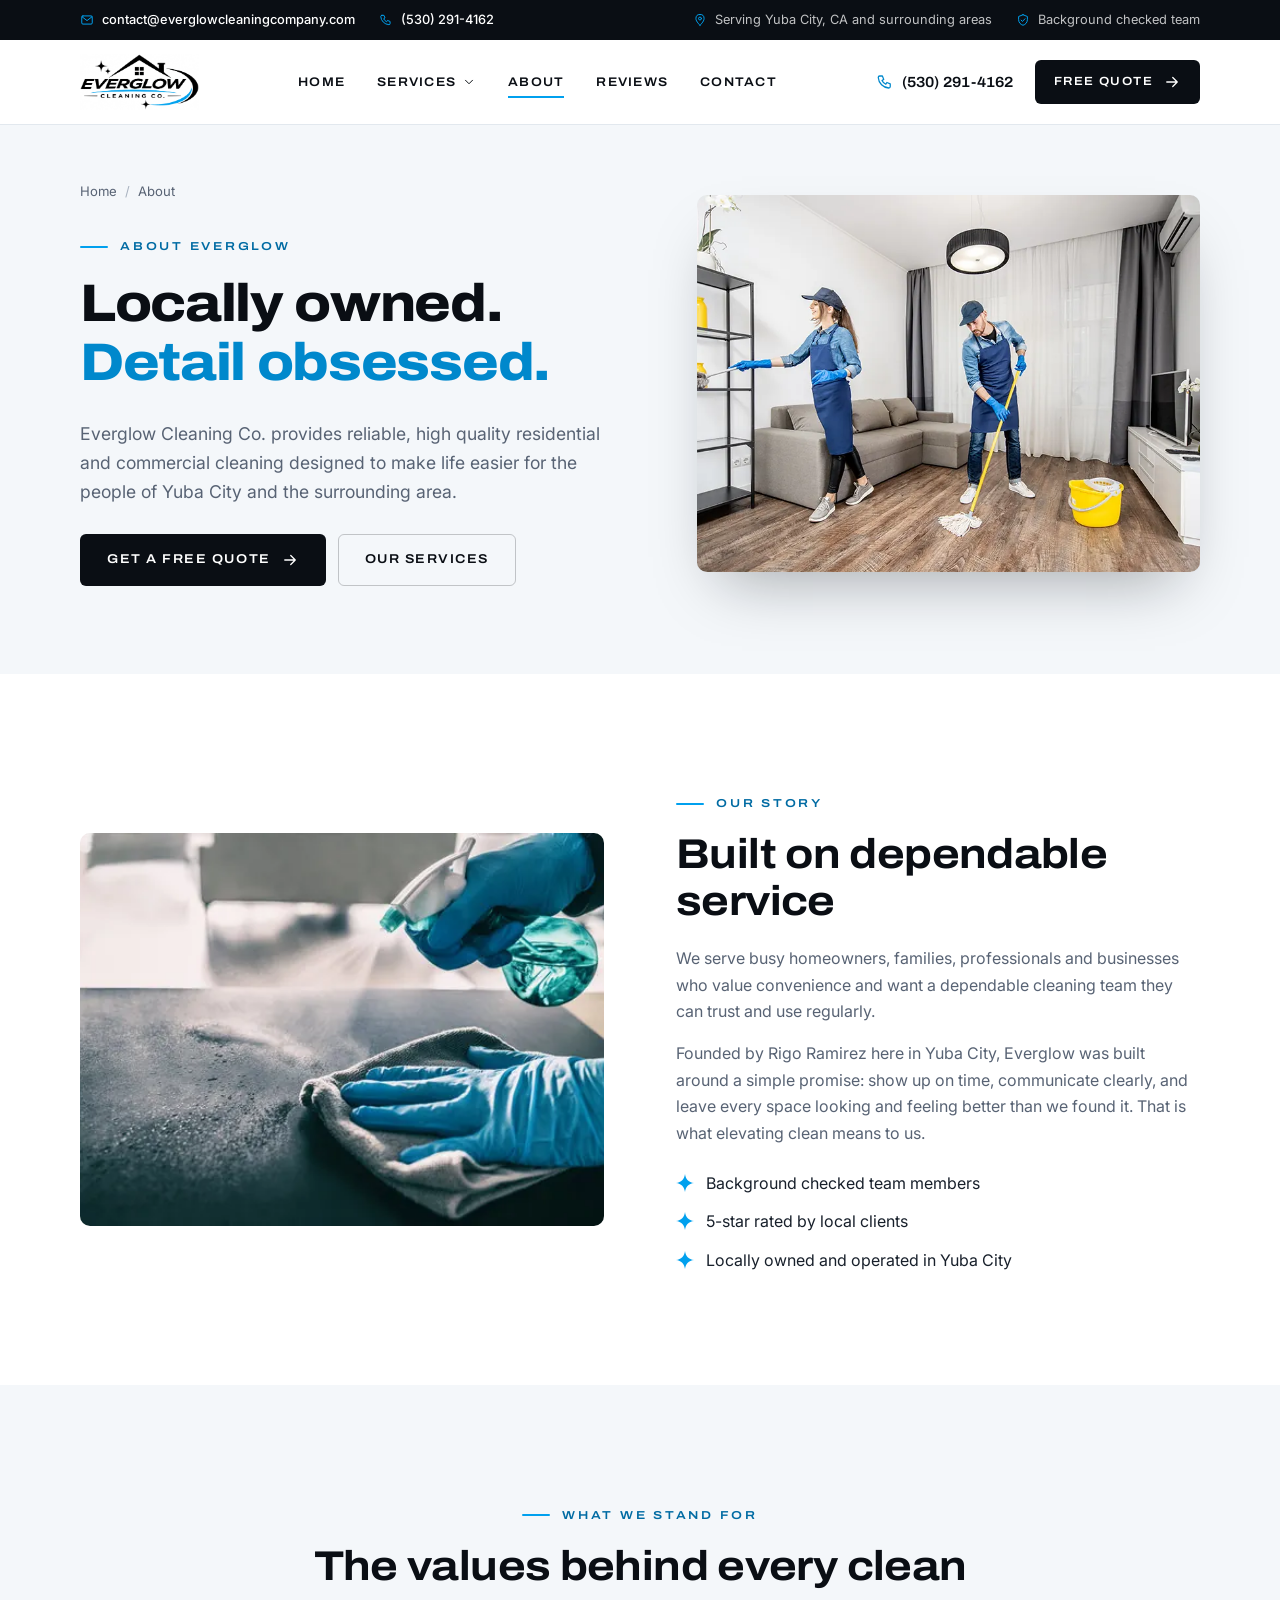
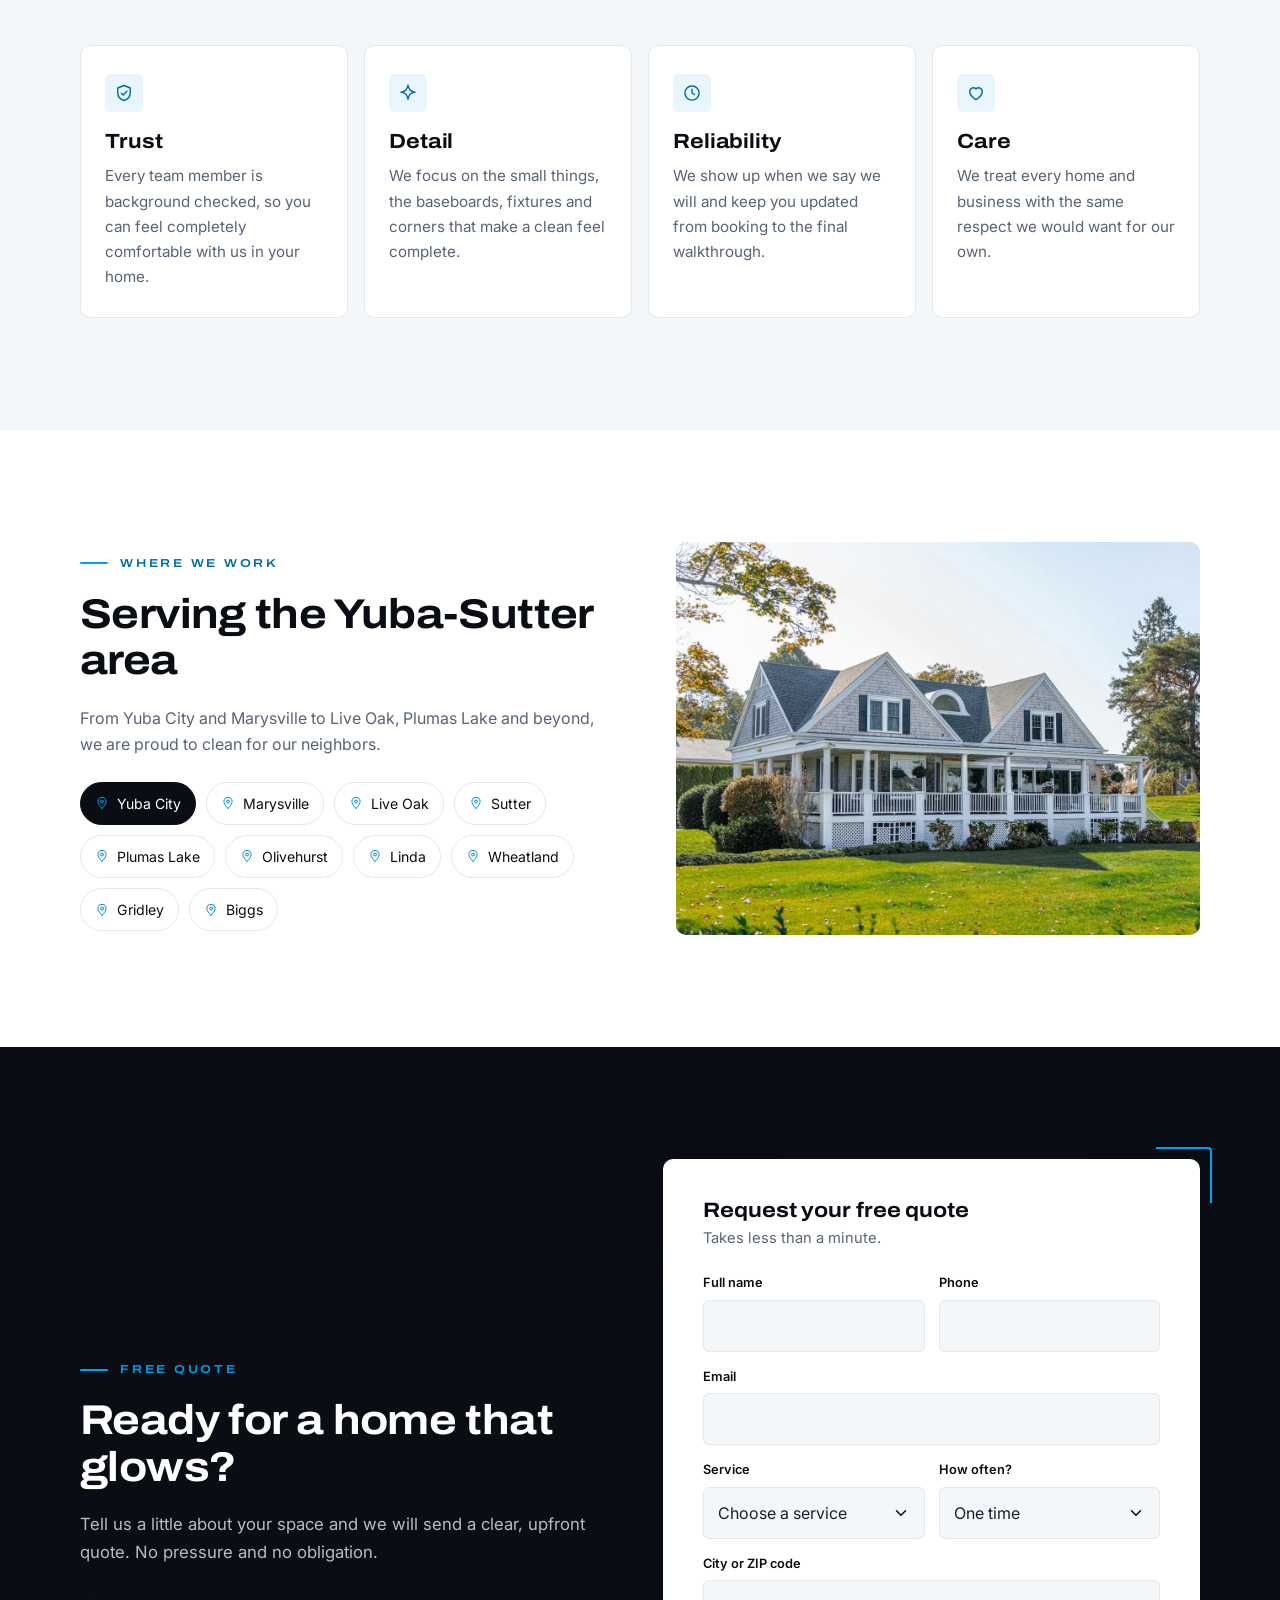
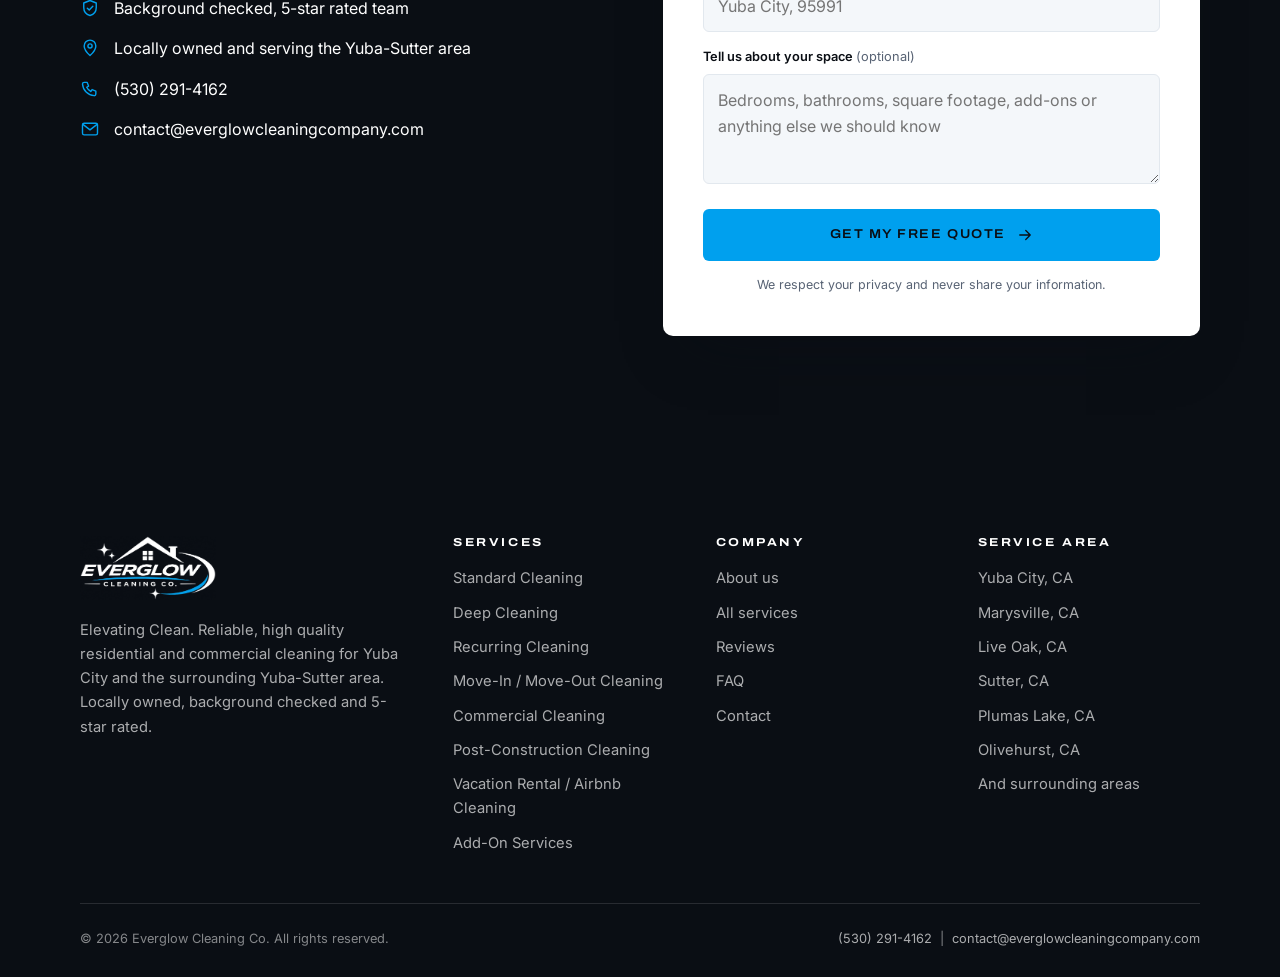
<file: about/index.html>
<!DOCTYPE html>
<html lang="en-US">
<head>
<meta charset="utf-8">
<meta name="viewport" content="width=device-width, initial-scale=1, viewport-fit=cover">
<title>About Us | Locally Owned Cleaning in Yuba City, CA | Everglow Cleaning Co.</title>
<meta name="description" content="Meet Everglow Cleaning Co., a locally owned, background checked and 5-star rated cleaning company serving Yuba City, Marysville and the Yuba-Sutter area.">
<meta name="robots" content="index, follow">
<link rel="canonical" href="https://everglowcleaningcompany.com/about/">
<meta name="author" content="Everglow Cleaning Co.">
<meta name="theme-color" content="#0a0e14">
<meta name="format-detection" content="telephone=no">
<meta name="geo.region" content="US-CA">
<meta name="geo.placename" content="Yuba City, California">
<meta name="geo.position" content="39.1404;-121.6169">
<meta name="ICBM" content="39.1404, -121.6169">
<meta property="og:type" content="website">
<meta property="og:site_name" content="Everglow Cleaning Co.">
<meta property="og:locale" content="en_US">
<meta property="og:title" content="About Us | Locally Owned Cleaning in Yuba City, CA | Everglow Cleaning Co.">
<meta property="og:description" content="Meet Everglow Cleaning Co., a locally owned, background checked and 5-star rated cleaning company serving Yuba City, Marysville and the Yuba-Sutter area.">
<meta property="og:url" content="https://everglowcleaningcompany.com/about/">
<meta property="og:image" content="https://everglowcleaningcompany.com/assets/og-image.jpg">
<meta property="og:image:alt" content="Everglow Cleaning Co. logo">
<meta name="twitter:card" content="summary_large_image">
<meta name="twitter:title" content="About Us | Locally Owned Cleaning in Yuba City, CA | Everglow Cleaning Co.">
<meta name="twitter:description" content="Meet Everglow Cleaning Co., a locally owned, background checked and 5-star rated cleaning company serving Yuba City, Marysville and the Yuba-Sutter area.">
<meta name="twitter:image" content="https://everglowcleaningcompany.com/assets/og-image.jpg">
<link rel="icon" href="../assets/favicon.svg" type="image/svg+xml">
<link rel="icon" href="../assets/favicon-32.png" sizes="32x32" type="image/png">
<link rel="alternate icon" href="../assets/favicon.ico" sizes="any">
<link rel="apple-touch-icon" href="../assets/apple-touch-icon.png">
<link rel="manifest" href="../site.webmanifest">
<link rel="preconnect" href="https://fonts.googleapis.com">
<link rel="preconnect" href="https://fonts.gstatic.com" crossorigin>
<link rel="stylesheet" href="https://fonts.googleapis.com/css2?family=Archivo:wdth,wght@100..125,400..800&family=Inter:wght@400;500;600&display=swap">
<link rel="stylesheet" href="../css/styles.css?v=5">
<script>document.documentElement.classList.add("js")</script>
<script type="application/ld+json">{"@context":"https://schema.org","@graph":[{"@type":"BreadcrumbList","itemListElement":[{"@type":"ListItem","position":1,"name":"Home","item":"https://everglowcleaningcompany.com/"},{"@type":"ListItem","position":2,"name":"About","item":"https://everglowcleaningcompany.com/about/"}]},{"@type":"AboutPage","url":"https://everglowcleaningcompany.com/about/","name":"About Everglow Cleaning Co.","about":{"@id":"https://everglowcleaningcompany.com/#business"}},{"@type":["HouseCleaningService","LocalBusiness"],"@id":"https://everglowcleaningcompany.com/#business","name":"Everglow Cleaning Co.","slogan":"Elevating Clean","url":"https://everglowcleaningcompany.com/","logo":"https://everglowcleaningcompany.com/assets/logo.png","image":"https://everglowcleaningcompany.com/assets/og-image.jpg","email":"contact@everglowcleaningcompany.com","telephone":"+15302914162","founder":{"@type":"Person","name":"Rigo Ramirez"},"priceRange":"$$","description":"Locally owned residential and commercial cleaning company serving Yuba City, CA and surrounding areas.","address":{"@type":"PostalAddress","addressLocality":"Yuba City","addressRegion":"CA","postalCode":"95991","addressCountry":"US"},"geo":{"@type":"GeoCoordinates","latitude":39.1404,"longitude":-121.6169},"areaServed":[{"@type":"City","name":"Yuba City, CA"},{"@type":"City","name":"Marysville, CA"},{"@type":"City","name":"Live Oak, CA"},{"@type":"City","name":"Sutter, CA"},{"@type":"City","name":"Plumas Lake, CA"},{"@type":"City","name":"Olivehurst, CA"},{"@type":"City","name":"Linda, CA"},{"@type":"City","name":"Wheatland, CA"},{"@type":"City","name":"Gridley, CA"},{"@type":"City","name":"Biggs, CA"}],"aggregateRating":{"@type":"AggregateRating","ratingValue":"5","reviewCount":"5","bestRating":"5"},"review":[{"@type":"Review","author":{"@type":"Person","name":"Sarah M."},"reviewRating":{"@type":"Rating","ratingValue":"5","bestRating":"5"},"reviewBody":"Super easy to book and the cleaning team did an amazing job. They showed up on time, were professional, and left the entire house looking spotless. I've already signed up for recurring cleanings!"},{"@type":"Review","author":{"@type":"Person","name":"Jessica R."},"reviewRating":{"@type":"Rating","ratingValue":"5","bestRating":"5"},"reviewBody":"I've tried a few cleaning companies before and this has easily been the best experience. Communication was great, pricing was straightforward, and my home looked incredible afterward."},{"@type":"Review","author":{"@type":"Person","name":"Michael T."},"reviewRating":{"@type":"Rating","ratingValue":"5","bestRating":"5"},"reviewBody":"We booked a deep clean and were extremely impressed. They paid attention to the little details and got areas cleaner than we expected. Definitely using them again."},{"@type":"Review","author":{"@type":"Person","name":"Amanda L."},"reviewRating":{"@type":"Rating","ratingValue":"5","bestRating":"5"},"reviewBody":"Having them come every two weeks has been a lifesaver. They're reliable, consistent, and it's so nice coming home to a clean house without having to worry about it."},{"@type":"Review","author":{"@type":"Person","name":"David K."},"reviewRating":{"@type":"Rating","ratingValue":"5","bestRating":"5"},"reviewBody":"Great experience from start to finish. Booking was simple, they kept me updated, and the cleaners did a fantastic job. Professional, dependable, and absolutely worth it."}],"hasOfferCatalog":{"@type":"OfferCatalog","name":"Cleaning services","itemListElement":[{"@type":"Offer","itemOffered":{"@type":"Service","name":"Standard Cleaning","url":"https://everglowcleaningcompany.com/services/standard-cleaning/"}},{"@type":"Offer","itemOffered":{"@type":"Service","name":"Deep Cleaning","url":"https://everglowcleaningcompany.com/services/deep-cleaning/"}},{"@type":"Offer","itemOffered":{"@type":"Service","name":"Recurring Cleaning","url":"https://everglowcleaningcompany.com/services/recurring-cleaning/"}},{"@type":"Offer","itemOffered":{"@type":"Service","name":"Move-In / Move-Out Cleaning","url":"https://everglowcleaningcompany.com/services/move-in-move-out-cleaning/"}},{"@type":"Offer","itemOffered":{"@type":"Service","name":"Commercial Cleaning","url":"https://everglowcleaningcompany.com/services/commercial-cleaning/"}},{"@type":"Offer","itemOffered":{"@type":"Service","name":"Post-Construction Cleaning","url":"https://everglowcleaningcompany.com/services/post-construction-cleaning/"}},{"@type":"Offer","itemOffered":{"@type":"Service","name":"Vacation Rental / Airbnb Cleaning","url":"https://everglowcleaningcompany.com/services/vacation-rental-airbnb-cleaning/"}},{"@type":"Offer","itemOffered":{"@type":"Service","name":"Add-On Services","url":"https://everglowcleaningcompany.com/services/add-on-services/"}}]}}]}</script>
</head>
<body>
<a class="skip-link" href="#main">Skip to content</a>
<div class="topbar"><div class="container">
<ul><li><svg viewBox="0 0 24 24" fill="none" stroke="currentColor" stroke-width="1.7" stroke-linecap="round" stroke-linejoin="round" aria-hidden="true"><rect x="3" y="5" width="18" height="14" rx="2"/><path d="m3.5 6.5 8.5 6.5 8.5-6.5"/></svg><a href="mailto:contact@everglowcleaningcompany.com">contact@everglowcleaningcompany.com</a></li><li class="topbar__phone"><svg viewBox="0 0 24 24" fill="none" stroke="currentColor" stroke-width="1.7" stroke-linecap="round" stroke-linejoin="round" aria-hidden="true"><path d="M5 4h3.5l1.8 4.5-2.3 1.4a11 11 0 0 0 5.1 5.1l1.4-2.3L19 14.5V18a2 2 0 0 1-2 2A15 15 0 0 1 3 6a2 2 0 0 1 2-2Z"/></svg><a href="tel:+15302914162">(530) 291-4162</a></li></ul>
<ul><li class="topbar__extra"><svg viewBox="0 0 24 24" fill="none" stroke="currentColor" stroke-width="1.7" stroke-linecap="round" stroke-linejoin="round" aria-hidden="true"><path d="M12 21s-7-6.2-7-11.5a7 7 0 1 1 14 0C19 14.8 12 21 12 21Z"/><circle cx="12" cy="9.5" r="2.5"/></svg>Serving Yuba City, CA and surrounding areas</li><li class="topbar__extra"><svg viewBox="0 0 24 24" fill="none" stroke="currentColor" stroke-width="1.7" stroke-linecap="round" stroke-linejoin="round" aria-hidden="true"><path d="M12 3 4.5 6v5.5c0 4.6 3.2 8.4 7.5 9.5 4.3-1.1 7.5-4.9 7.5-9.5V6L12 3Z"/><path d="m8.8 12.2 2.3 2.3 4.3-4.6"/></svg>Background checked team</li></ul>
</div></div>
<header class="site-header">
<div class="container">
<a class="brand" href="../" aria-label="Everglow Cleaning Co. home"><img src="../assets/logo.webp" alt="Everglow Cleaning Co." width="720" height="338"></a>
<nav class="nav" aria-label="Main">
<ul class="nav__list">
<li><a class="nav__link" href="../">Home</a></li>
<li class="has-menu"><a class="nav__link" href="../services/" aria-haspopup="true" aria-expanded="false">Services <svg viewBox="0 0 24 24" fill="none" stroke="currentColor" stroke-width="1.7" stroke-linecap="round" stroke-linejoin="round" aria-hidden="true"><path d="m6 9 6 6 6-6"/></svg></a>
<div class="mega" role="menu"><div class="mega__grid"><a class="mega__item" href="../services/standard-cleaning/"><span class="mega__icon"><svg viewBox="0 0 24 24" fill="none" stroke="currentColor" stroke-width="1.7" stroke-linecap="round" stroke-linejoin="round" aria-hidden="true"><path d="M3.5 11 12 4l8.5 7"/><path d="M5.5 9.5V20h13V9.5"/><path d="M10 20v-5h4v5"/></svg></span><span><strong>Standard Cleaning</strong><span>Routine cleaning that keeps your home fresh, tidy and guest ready.</span></span></a><a class="mega__item" href="../services/deep-cleaning/"><span class="mega__icon"><svg viewBox="0 0 24 24" fill="none" stroke="currentColor" stroke-width="1.7" stroke-linecap="round" stroke-linejoin="round" aria-hidden="true"><path d="M12 3c.6 4.6 2.9 6.9 7.5 7.5-4.6.6-6.9 2.9-7.5 7.5-.6-4.6-2.9-6.9-7.5-7.5C9.1 9.9 11.4 7.6 12 3Z"/><path d="M19 15.5c.3 1.9 1.1 2.7 3 3-1.9.3-2.7 1.1-3 3-.3-1.9-1.1-2.7-3-3 1.9-.3 2.7-1.1 3-3Z"/></svg></span><span><strong>Deep Cleaning</strong><span>A detailed top to bottom clean for buildup and overlooked areas.</span></span></a><a class="mega__item" href="../services/recurring-cleaning/"><span class="mega__icon"><svg viewBox="0 0 24 24" fill="none" stroke="currentColor" stroke-width="1.7" stroke-linecap="round" stroke-linejoin="round" aria-hidden="true"><path d="M17 2.5 20.5 6 17 9.5"/><path d="M3.5 11V9.5A3.5 3.5 0 0 1 7 6h13.5"/><path d="M7 21.5 3.5 18 7 14.5"/><path d="M20.5 13v1.5A3.5 3.5 0 0 1 17 18H3.5"/></svg></span><span><strong>Recurring Cleaning</strong><span>Weekly, bi-weekly or monthly visits on a schedule that runs itself.</span></span></a><a class="mega__item" href="../services/move-in-move-out-cleaning/"><span class="mega__icon"><svg viewBox="0 0 24 24" fill="none" stroke="currentColor" stroke-width="1.7" stroke-linecap="round" stroke-linejoin="round" aria-hidden="true"><path d="M3.5 7.5 12 3l8.5 4.5v9L12 21l-8.5-4.5v-9Z"/><path d="M3.5 7.5 12 12l8.5-4.5M12 12v9"/></svg></span><span><strong>Move-In / Move-Out Cleaning</strong><span>A thorough clean that gets empty homes ready for what is next.</span></span></a><a class="mega__item" href="../services/commercial-cleaning/"><span class="mega__icon"><svg viewBox="0 0 24 24" fill="none" stroke="currentColor" stroke-width="1.7" stroke-linecap="round" stroke-linejoin="round" aria-hidden="true"><rect x="4.5" y="3" width="15" height="18" rx="1.5"/><path d="M9 7h1.5M13.5 7H15M9 11h1.5M13.5 11H15M9 15h1.5M13.5 15H15M10.5 21v-3h3v3"/></svg></span><span><strong>Commercial Cleaning</strong><span>Custom cleaning plans for offices, retail and commercial spaces.</span></span></a><a class="mega__item" href="../services/post-construction-cleaning/"><span class="mega__icon"><svg viewBox="0 0 24 24" fill="none" stroke="currentColor" stroke-width="1.7" stroke-linecap="round" stroke-linejoin="round" aria-hidden="true"><path d="m14 6 4 4"/><path d="M11.5 8.5 4 16a1.9 1.9 0 0 0 2.7 2.7l7.5-7.5"/><path d="M12.5 4.5 15 2l7 7-2.5 2.5"/><path d="m12.5 4.5 7 7"/></svg></span><span><strong>Post-Construction Cleaning</strong><span>Dust, debris and residue removed so new spaces are ready to use.</span></span></a><a class="mega__item" href="../services/vacation-rental-airbnb-cleaning/"><span class="mega__icon"><svg viewBox="0 0 24 24" fill="none" stroke="currentColor" stroke-width="1.7" stroke-linecap="round" stroke-linejoin="round" aria-hidden="true"><circle cx="8" cy="15" r="4.5"/><path d="m11.2 11.8 9.3-9.3M17 6l3 3M14.5 8.5l2.5 2.5"/></svg></span><span><strong>Vacation Rental / Airbnb Cleaning</strong><span>Reliable turnovers that keep your rental ready for five star stays.</span></span></a><a class="mega__item" href="../services/add-on-services/"><span class="mega__icon"><svg viewBox="0 0 24 24" fill="none" stroke="currentColor" stroke-width="1.7" stroke-linecap="round" stroke-linejoin="round" aria-hidden="true"><rect x="3.5" y="3.5" width="17" height="17" rx="3"/><path d="M12 8v8M8 12h8"/></svg></span><span><strong>Add-On Services</strong><span>Fridges, ovens, windows, laundry and more, added to any clean.</span></span></a></div>
<div class="mega__foot"><span>Not sure which clean you need?</span><a class="text-link" href="../contact/">Ask us <svg viewBox="0 0 24 24" fill="none" stroke="currentColor" stroke-width="1.7" stroke-linecap="round" stroke-linejoin="round" aria-hidden="true"><path d="M5 12h14M13 6l6 6-6 6"/></svg></a></div></div></li>
<li><a class="nav__link" href="../about/" aria-current="page">About</a></li>
<li><a class="nav__link" href="../#reviews">Reviews</a></li>
<li><a class="nav__link" href="../contact/">Contact</a></li>
</ul>
</nav>
<div class="header-actions"><a class="header-phone" href="tel:+15302914162"><svg viewBox="0 0 24 24" fill="none" stroke="currentColor" stroke-width="1.7" stroke-linecap="round" stroke-linejoin="round" aria-hidden="true"><path d="M5 4h3.5l1.8 4.5-2.3 1.4a11 11 0 0 0 5.1 5.1l1.4-2.3L19 14.5V18a2 2 0 0 1-2 2A15 15 0 0 1 3 6a2 2 0 0 1 2-2Z"/></svg><span>(530) 291-4162</span></a><a class="btn btn--primary btn--sm header-cta" href="../contact/">Free Quote <svg viewBox="0 0 24 24" fill="none" stroke="currentColor" stroke-width="1.7" stroke-linecap="round" stroke-linejoin="round" aria-hidden="true"><path d="M5 12h14M13 6l6 6-6 6"/></svg></a></div>
<button class="menu-toggle" type="button" aria-label="Open menu" aria-expanded="false" aria-controls="mobile-menu"><span class="icon-menu"><svg viewBox="0 0 24 24" fill="none" stroke="currentColor" stroke-width="1.7" stroke-linecap="round" stroke-linejoin="round" aria-hidden="true"><path d="M4 7h16M4 12h16M4 17h16"/></svg></span><span class="icon-close"><svg viewBox="0 0 24 24" fill="none" stroke="currentColor" stroke-width="1.7" stroke-linecap="round" stroke-linejoin="round" aria-hidden="true"><path d="M6 6l12 12M18 6 6 18"/></svg></span></button>
</div>
</header>
<div class="mobile-menu" id="mobile-menu">
<ul>
<li><a href="../">Home<svg viewBox="0 0 24 24" fill="none" stroke="currentColor" stroke-width="1.7" stroke-linecap="round" stroke-linejoin="round" aria-hidden="true"><path d="M5 12h14M13 6l6 6-6 6"/></svg></a></li>
<li><a href="../about/">About<svg viewBox="0 0 24 24" fill="none" stroke="currentColor" stroke-width="1.7" stroke-linecap="round" stroke-linejoin="round" aria-hidden="true"><path d="M5 12h14M13 6l6 6-6 6"/></svg></a></li>
<li><a href="../#reviews">Reviews<svg viewBox="0 0 24 24" fill="none" stroke="currentColor" stroke-width="1.7" stroke-linecap="round" stroke-linejoin="round" aria-hidden="true"><path d="M5 12h14M13 6l6 6-6 6"/></svg></a></li>
<li><a href="../contact/">Contact<svg viewBox="0 0 24 24" fill="none" stroke="currentColor" stroke-width="1.7" stroke-linecap="round" stroke-linejoin="round" aria-hidden="true"><path d="M5 12h14M13 6l6 6-6 6"/></svg></a></li>
</ul>
<p class="mobile-menu__label">Services</p>
<ul><li><a href="../services/standard-cleaning/">Standard Cleaning<svg viewBox="0 0 24 24" fill="none" stroke="currentColor" stroke-width="1.7" stroke-linecap="round" stroke-linejoin="round" aria-hidden="true"><path d="M5 12h14M13 6l6 6-6 6"/></svg></a></li><li><a href="../services/deep-cleaning/">Deep Cleaning<svg viewBox="0 0 24 24" fill="none" stroke="currentColor" stroke-width="1.7" stroke-linecap="round" stroke-linejoin="round" aria-hidden="true"><path d="M5 12h14M13 6l6 6-6 6"/></svg></a></li><li><a href="../services/recurring-cleaning/">Recurring Cleaning<svg viewBox="0 0 24 24" fill="none" stroke="currentColor" stroke-width="1.7" stroke-linecap="round" stroke-linejoin="round" aria-hidden="true"><path d="M5 12h14M13 6l6 6-6 6"/></svg></a></li><li><a href="../services/move-in-move-out-cleaning/">Move-In / Move-Out Cleaning<svg viewBox="0 0 24 24" fill="none" stroke="currentColor" stroke-width="1.7" stroke-linecap="round" stroke-linejoin="round" aria-hidden="true"><path d="M5 12h14M13 6l6 6-6 6"/></svg></a></li><li><a href="../services/commercial-cleaning/">Commercial Cleaning<svg viewBox="0 0 24 24" fill="none" stroke="currentColor" stroke-width="1.7" stroke-linecap="round" stroke-linejoin="round" aria-hidden="true"><path d="M5 12h14M13 6l6 6-6 6"/></svg></a></li><li><a href="../services/post-construction-cleaning/">Post-Construction Cleaning<svg viewBox="0 0 24 24" fill="none" stroke="currentColor" stroke-width="1.7" stroke-linecap="round" stroke-linejoin="round" aria-hidden="true"><path d="M5 12h14M13 6l6 6-6 6"/></svg></a></li><li><a href="../services/vacation-rental-airbnb-cleaning/">Vacation Rental / Airbnb Cleaning<svg viewBox="0 0 24 24" fill="none" stroke="currentColor" stroke-width="1.7" stroke-linecap="round" stroke-linejoin="round" aria-hidden="true"><path d="M5 12h14M13 6l6 6-6 6"/></svg></a></li><li><a href="../services/add-on-services/">Add-On Services<svg viewBox="0 0 24 24" fill="none" stroke="currentColor" stroke-width="1.7" stroke-linecap="round" stroke-linejoin="round" aria-hidden="true"><path d="M5 12h14M13 6l6 6-6 6"/></svg></a></li></ul>
<a class="btn btn--primary btn--block" href="../contact/">Get a Free Quote <svg viewBox="0 0 24 24" fill="none" stroke="currentColor" stroke-width="1.7" stroke-linecap="round" stroke-linejoin="round" aria-hidden="true"><path d="M5 12h14M13 6l6 6-6 6"/></svg></a>
<a class="btn btn--outline btn--block" style="margin-top:12px" href="tel:+15302914162"><svg viewBox="0 0 24 24" fill="none" stroke="currentColor" stroke-width="1.7" stroke-linecap="round" stroke-linejoin="round" aria-hidden="true"><path d="M5 4h3.5l1.8 4.5-2.3 1.4a11 11 0 0 0 5.1 5.1l1.4-2.3L19 14.5V18a2 2 0 0 1-2 2A15 15 0 0 1 3 6a2 2 0 0 1 2-2Z"/></svg> Call (530) 291-4162</a>
</div>

<main id="main">
<section class="page-hero">
<div class="container">
<div>
<ol class="breadcrumb"><li><a href="../">Home</a></li><li aria-current="page">About</li></ol>
<span class="eyebrow">About Everglow</span>
<h1>Locally owned. <span class="hl">Detail obsessed.</span></h1>
<p class="page-hero__lead">Everglow Cleaning Co. provides reliable, high quality residential and commercial cleaning designed to make life easier for the people of Yuba City and the surrounding area.</p>
<div class="btn-row"><a class="btn btn--primary" href="../contact/">Get a Free Quote <svg viewBox="0 0 24 24" fill="none" stroke="currentColor" stroke-width="1.7" stroke-linecap="round" stroke-linejoin="round" aria-hidden="true"><path d="M5 12h14M13 6l6 6-6 6"/></svg></a><a class="btn btn--outline" href="../services/">Our Services</a></div>
</div>
<div class="page-hero__img"><img src="../assets/img/team.webp" alt="Two Everglow cleaners mopping and dusting a bright living room" width="1024" height="574" fetchpriority="high"></div>
</div>
</section>
<section class="section">
<div class="container split">
<div class="split__media reveal"><img src="../assets/img/spray-wipe.webp" alt="Gloved hands spraying and wiping a surface clean" width="515" height="360" loading="lazy" decoding="async"></div>
<div class="reveal">
<span class="eyebrow">Our story</span>
<h2>Built on dependable service</h2>
<p>We serve busy homeowners, families, professionals and businesses who value convenience and want a dependable cleaning team they can trust and use regularly.</p>
<p>Founded by Rigo Ramirez here in Yuba City, Everglow was built around a simple promise: show up on time, communicate clearly, and leave every space looking and feeling better than we found it. That is what elevating clean means to us.</p>
<ul class="checks">
<li><svg viewBox="0 0 24 24" fill="currentColor" aria-hidden="true"><path d="M12 0C12.8 7 17 11.2 24 12 17 12.8 12.8 17 12 24 11.2 17 7 12.8 0 12 7 11.2 11.2 7 12 0Z"/></svg>Background checked team members</li>
<li><svg viewBox="0 0 24 24" fill="currentColor" aria-hidden="true"><path d="M12 0C12.8 7 17 11.2 24 12 17 12.8 12.8 17 12 24 11.2 17 7 12.8 0 12 7 11.2 11.2 7 12 0Z"/></svg>5-star rated by local clients</li>
<li><svg viewBox="0 0 24 24" fill="currentColor" aria-hidden="true"><path d="M12 0C12.8 7 17 11.2 24 12 17 12.8 12.8 17 12 24 11.2 17 7 12.8 0 12 7 11.2 11.2 7 12 0Z"/></svg>Locally owned and operated in Yuba City</li>
</ul>
</div>
</div>
</section>
<section class="section section--mist">
<div class="container">
<div class="section-head section-head--center"><span class="eyebrow">What we stand for</span><h2>The values behind every clean</h2></div>
<div class="values"><div class="value reveal"><span class="mega__icon"><svg viewBox="0 0 24 24" fill="none" stroke="currentColor" stroke-width="1.7" stroke-linecap="round" stroke-linejoin="round" aria-hidden="true"><path d="M12 3 4.5 6v5.5c0 4.6 3.2 8.4 7.5 9.5 4.3-1.1 7.5-4.9 7.5-9.5V6L12 3Z"/><path d="m8.8 12.2 2.3 2.3 4.3-4.6"/></svg></span><h3>Trust</h3><p>Every team member is background checked, so you can feel completely comfortable with us in your home.</p></div><div class="value reveal"><span class="mega__icon"><svg viewBox="0 0 24 24" fill="none" stroke="currentColor" stroke-width="1.7" stroke-linecap="round" stroke-linejoin="round" aria-hidden="true"><path d="M12 2.5c.7 5.4 3.1 7.8 8.5 8.5-5.4.7-7.8 3.1-8.5 8.5-.7-5.4-3.1-7.8-8.5-8.5 5.4-.7 7.8-3.1 8.5-8.5Z"/></svg></span><h3>Detail</h3><p>We focus on the small things, the baseboards, fixtures and corners that make a clean feel complete.</p></div><div class="value reveal"><span class="mega__icon"><svg viewBox="0 0 24 24" fill="none" stroke="currentColor" stroke-width="1.7" stroke-linecap="round" stroke-linejoin="round" aria-hidden="true"><circle cx="12" cy="12" r="8.5"/><path d="M12 7.5V12l3 2"/></svg></span><h3>Reliability</h3><p>We show up when we say we will and keep you updated from booking to the final walkthrough.</p></div><div class="value reveal"><span class="mega__icon"><svg viewBox="0 0 24 24" fill="none" stroke="currentColor" stroke-width="1.7" stroke-linecap="round" stroke-linejoin="round" aria-hidden="true"><path d="M12 20s-7.5-4.6-7.5-10.2A4.3 4.3 0 0 1 12 7.2a4.3 4.3 0 0 1 7.5 2.6C19.5 15.4 12 20 12 20Z"/></svg></span><h3>Care</h3><p>We treat every home and business with the same respect we would want for our own.</p></div></div>
</div>
</section>
<section class="section">
<div class="container area">
<div class="reveal">
<span class="eyebrow">Where we work</span>
<h2>Serving the Yuba-Sutter area</h2>
<p style="color:var(--muted)">From Yuba City and Marysville to Live Oak, Plumas Lake and beyond, we are proud to clean for our neighbors.</p>
<ul class="chips"><li class=is-main><svg viewBox="0 0 24 24" fill="none" stroke="currentColor" stroke-width="1.7" stroke-linecap="round" stroke-linejoin="round" aria-hidden="true"><path d="M12 21s-7-6.2-7-11.5a7 7 0 1 1 14 0C19 14.8 12 21 12 21Z"/><circle cx="12" cy="9.5" r="2.5"/></svg>Yuba City</li><li><svg viewBox="0 0 24 24" fill="none" stroke="currentColor" stroke-width="1.7" stroke-linecap="round" stroke-linejoin="round" aria-hidden="true"><path d="M12 21s-7-6.2-7-11.5a7 7 0 1 1 14 0C19 14.8 12 21 12 21Z"/><circle cx="12" cy="9.5" r="2.5"/></svg>Marysville</li><li><svg viewBox="0 0 24 24" fill="none" stroke="currentColor" stroke-width="1.7" stroke-linecap="round" stroke-linejoin="round" aria-hidden="true"><path d="M12 21s-7-6.2-7-11.5a7 7 0 1 1 14 0C19 14.8 12 21 12 21Z"/><circle cx="12" cy="9.5" r="2.5"/></svg>Live Oak</li><li><svg viewBox="0 0 24 24" fill="none" stroke="currentColor" stroke-width="1.7" stroke-linecap="round" stroke-linejoin="round" aria-hidden="true"><path d="M12 21s-7-6.2-7-11.5a7 7 0 1 1 14 0C19 14.8 12 21 12 21Z"/><circle cx="12" cy="9.5" r="2.5"/></svg>Sutter</li><li><svg viewBox="0 0 24 24" fill="none" stroke="currentColor" stroke-width="1.7" stroke-linecap="round" stroke-linejoin="round" aria-hidden="true"><path d="M12 21s-7-6.2-7-11.5a7 7 0 1 1 14 0C19 14.8 12 21 12 21Z"/><circle cx="12" cy="9.5" r="2.5"/></svg>Plumas Lake</li><li><svg viewBox="0 0 24 24" fill="none" stroke="currentColor" stroke-width="1.7" stroke-linecap="round" stroke-linejoin="round" aria-hidden="true"><path d="M12 21s-7-6.2-7-11.5a7 7 0 1 1 14 0C19 14.8 12 21 12 21Z"/><circle cx="12" cy="9.5" r="2.5"/></svg>Olivehurst</li><li><svg viewBox="0 0 24 24" fill="none" stroke="currentColor" stroke-width="1.7" stroke-linecap="round" stroke-linejoin="round" aria-hidden="true"><path d="M12 21s-7-6.2-7-11.5a7 7 0 1 1 14 0C19 14.8 12 21 12 21Z"/><circle cx="12" cy="9.5" r="2.5"/></svg>Linda</li><li><svg viewBox="0 0 24 24" fill="none" stroke="currentColor" stroke-width="1.7" stroke-linecap="round" stroke-linejoin="round" aria-hidden="true"><path d="M12 21s-7-6.2-7-11.5a7 7 0 1 1 14 0C19 14.8 12 21 12 21Z"/><circle cx="12" cy="9.5" r="2.5"/></svg>Wheatland</li><li><svg viewBox="0 0 24 24" fill="none" stroke="currentColor" stroke-width="1.7" stroke-linecap="round" stroke-linejoin="round" aria-hidden="true"><path d="M12 21s-7-6.2-7-11.5a7 7 0 1 1 14 0C19 14.8 12 21 12 21Z"/><circle cx="12" cy="9.5" r="2.5"/></svg>Gridley</li><li><svg viewBox="0 0 24 24" fill="none" stroke="currentColor" stroke-width="1.7" stroke-linecap="round" stroke-linejoin="round" aria-hidden="true"><path d="M12 21s-7-6.2-7-11.5a7 7 0 1 1 14 0C19 14.8 12 21 12 21Z"/><circle cx="12" cy="9.5" r="2.5"/></svg>Biggs</li></ul>
</div>
<div class="area__img reveal"><img src="../assets/img/home-exterior.webp" alt="Classic two story home in a quiet neighborhood" width="1400" height="934" loading="lazy" decoding="async"></div>
</div>
</section>
<section class="section section--ink cta" id="quote">
<div class="container">
<div class="cta__copy reveal">
<span class="eyebrow">Free quote</span>
<h2>Ready for a home that glows?</h2>
<p>Tell us a little about your space and we will send a clear, upfront quote. No pressure and no obligation.</p>
<ul class="cta__list">
<li><svg viewBox="0 0 24 24" fill="none" stroke="currentColor" stroke-width="1.7" stroke-linecap="round" stroke-linejoin="round" aria-hidden="true"><path d="M12 3 4.5 6v5.5c0 4.6 3.2 8.4 7.5 9.5 4.3-1.1 7.5-4.9 7.5-9.5V6L12 3Z"/><path d="m8.8 12.2 2.3 2.3 4.3-4.6"/></svg>Background checked, 5-star rated team</li>
<li><svg viewBox="0 0 24 24" fill="none" stroke="currentColor" stroke-width="1.7" stroke-linecap="round" stroke-linejoin="round" aria-hidden="true"><path d="M12 21s-7-6.2-7-11.5a7 7 0 1 1 14 0C19 14.8 12 21 12 21Z"/><circle cx="12" cy="9.5" r="2.5"/></svg>Locally owned and serving the Yuba-Sutter area</li>
<li><svg viewBox="0 0 24 24" fill="none" stroke="currentColor" stroke-width="1.7" stroke-linecap="round" stroke-linejoin="round" aria-hidden="true"><path d="M5 4h3.5l1.8 4.5-2.3 1.4a11 11 0 0 0 5.1 5.1l1.4-2.3L19 14.5V18a2 2 0 0 1-2 2A15 15 0 0 1 3 6a2 2 0 0 1 2-2Z"/></svg><a href="tel:+15302914162">(530) 291-4162</a></li>
<li><svg viewBox="0 0 24 24" fill="none" stroke="currentColor" stroke-width="1.7" stroke-linecap="round" stroke-linejoin="round" aria-hidden="true"><rect x="3" y="5" width="18" height="14" rx="2"/><path d="m3.5 6.5 8.5 6.5 8.5-6.5"/></svg><a href="mailto:contact@everglowcleaningcompany.com">contact@everglowcleaningcompany.com</a></li>
</ul>
</div>
<div class="form-card reveal">
<h3>Request your free quote</h3>
<p>Takes less than a minute.</p>
<form data-quote data-email="contact@everglowcleaningcompany.com" novalidate>
<div class="form-grid form-grid--2">
<div class="field"><label for="q-name">Full name</label><input id="q-name" name="Name" type="text" autocomplete="name" required></div>
<div class="field"><label for="q-phone">Phone</label><input id="q-phone" name="Phone" type="tel" autocomplete="tel" inputmode="tel" required></div>
<div class="field field--full"><label for="q-email">Email</label><input id="q-email" name="Email" type="email" autocomplete="email" required></div>
<div class="field"><label for="q-service">Service</label><select id="q-service" name="Service" required><option value="">Choose a service</option><option value="Standard Cleaning">Standard Cleaning</option><option value="Deep Cleaning">Deep Cleaning</option><option value="Recurring Cleaning">Recurring Cleaning</option><option value="Move-In / Move-Out Cleaning">Move-In / Move-Out Cleaning</option><option value="Commercial Cleaning">Commercial Cleaning</option><option value="Post-Construction Cleaning">Post-Construction Cleaning</option><option value="Vacation Rental / Airbnb Cleaning">Vacation Rental / Airbnb Cleaning</option><option value="Add-On Services">Add-On Services</option></select></div>
<div class="field"><label for="q-freq">How often?</label><select id="q-freq" name="Frequency"><option>One time</option><option>Weekly</option><option>Bi-weekly</option><option>Monthly</option><option>Not sure yet</option></select></div>
<div class="field field--full"><label for="q-city">City or ZIP code</label><input id="q-city" name="Location" type="text" autocomplete="postal-code" placeholder="Yuba City, 95991"></div>
<div class="field field--full"><label for="q-msg">Tell us about your space <span style="font-weight:400;color:var(--muted)">(optional)</span></label><textarea id="q-msg" name="Details" placeholder="Bedrooms, bathrooms, square footage, add-ons or anything else we should know"></textarea></div>
</div>
<button class="btn btn--glow btn--block" type="submit" style="margin-top:18px">Get My Free Quote <svg viewBox="0 0 24 24" fill="none" stroke="currentColor" stroke-width="1.7" stroke-linecap="round" stroke-linejoin="round" aria-hidden="true"><path d="M5 12h14M13 6l6 6-6 6"/></svg></button>
<p class="form-note">We respect your privacy and never share your information.</p>
</form>
<div class="form-success" role="status"><svg viewBox="0 0 24 24" fill="none" stroke="currentColor" stroke-width="1.7" stroke-linecap="round" stroke-linejoin="round" aria-hidden="true"><path d="m5 12.5 4.2 4.2L19 7"/></svg><h3>Thank you!</h3><p>Your request is on its way. We will be in touch shortly with your quote.</p></div>
</div>
</div>
</section>
</main>
<footer class="site-footer">
<div class="container">
<div class="footer-grid">
<div class="footer-brand">
<img src="../assets/logo-white.webp" alt="Everglow Cleaning Co." width="720" height="338" loading="lazy">
<p>Elevating Clean. Reliable, high quality residential and commercial cleaning for Yuba City and the surrounding Yuba-Sutter area. Locally owned, background checked and 5-star rated.</p>
</div>
<div><h4>Services</h4><ul><li><a href="../services/standard-cleaning/">Standard Cleaning</a></li><li><a href="../services/deep-cleaning/">Deep Cleaning</a></li><li><a href="../services/recurring-cleaning/">Recurring Cleaning</a></li><li><a href="../services/move-in-move-out-cleaning/">Move-In / Move-Out Cleaning</a></li><li><a href="../services/commercial-cleaning/">Commercial Cleaning</a></li><li><a href="../services/post-construction-cleaning/">Post-Construction Cleaning</a></li><li><a href="../services/vacation-rental-airbnb-cleaning/">Vacation Rental / Airbnb Cleaning</a></li><li><a href="../services/add-on-services/">Add-On Services</a></li></ul></div>
<div><h4>Company</h4><ul><li><a href="../about/">About us</a></li><li><a href="../services/">All services</a></li><li><a href="../#reviews">Reviews</a></li><li><a href="../#faq">FAQ</a></li><li><a href="../contact/">Contact</a></li></ul></div>
<div><h4>Service area</h4><ul><li>Yuba City, CA</li><li>Marysville, CA</li><li>Live Oak, CA</li><li>Sutter, CA</li><li>Plumas Lake, CA</li><li>Olivehurst, CA</li><li><a href="../contact/">And surrounding areas</a></li></ul></div>
</div>
<div class="footer-bottom">
<span>&copy; <span data-year>2026</span> Everglow Cleaning Co. All rights reserved.</span>
<span><a href="tel:+15302914162">(530) 291-4162</a> &nbsp;|&nbsp; <a href="mailto:contact@everglowcleaningcompany.com">contact@everglowcleaningcompany.com</a></span>
</div>
</div>
</footer>
<div class="mobile-cta"><a class="btn btn--outline" href="tel:+15302914162" aria-label="Call (530) 291-4162"><svg viewBox="0 0 24 24" fill="none" stroke="currentColor" stroke-width="1.7" stroke-linecap="round" stroke-linejoin="round" aria-hidden="true"><path d="M5 4h3.5l1.8 4.5-2.3 1.4a11 11 0 0 0 5.1 5.1l1.4-2.3L19 14.5V18a2 2 0 0 1-2 2A15 15 0 0 1 3 6a2 2 0 0 1 2-2Z"/></svg> Call</a><a class="btn btn--primary" href="../contact/">Free Quote</a></div>
<script src="../js/main.js?v=5" defer></script>
</body>
</html>
</file>
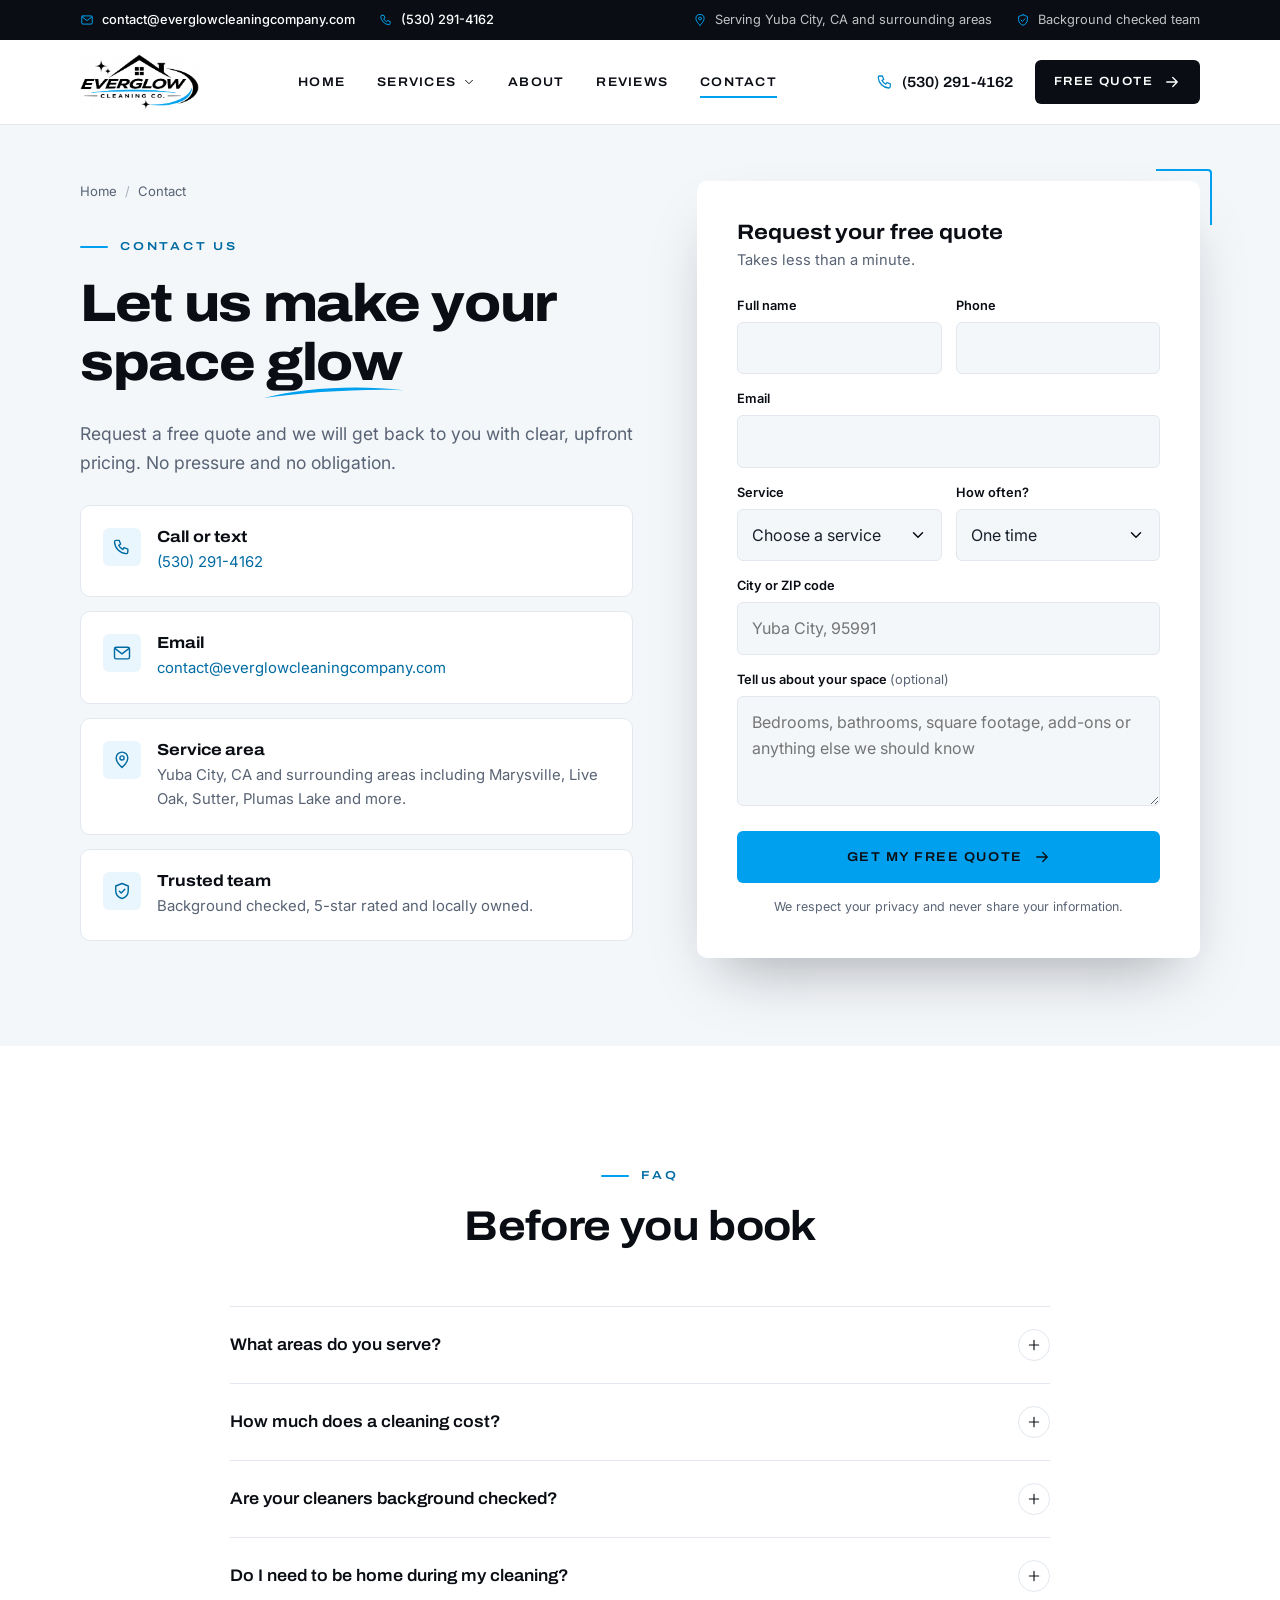
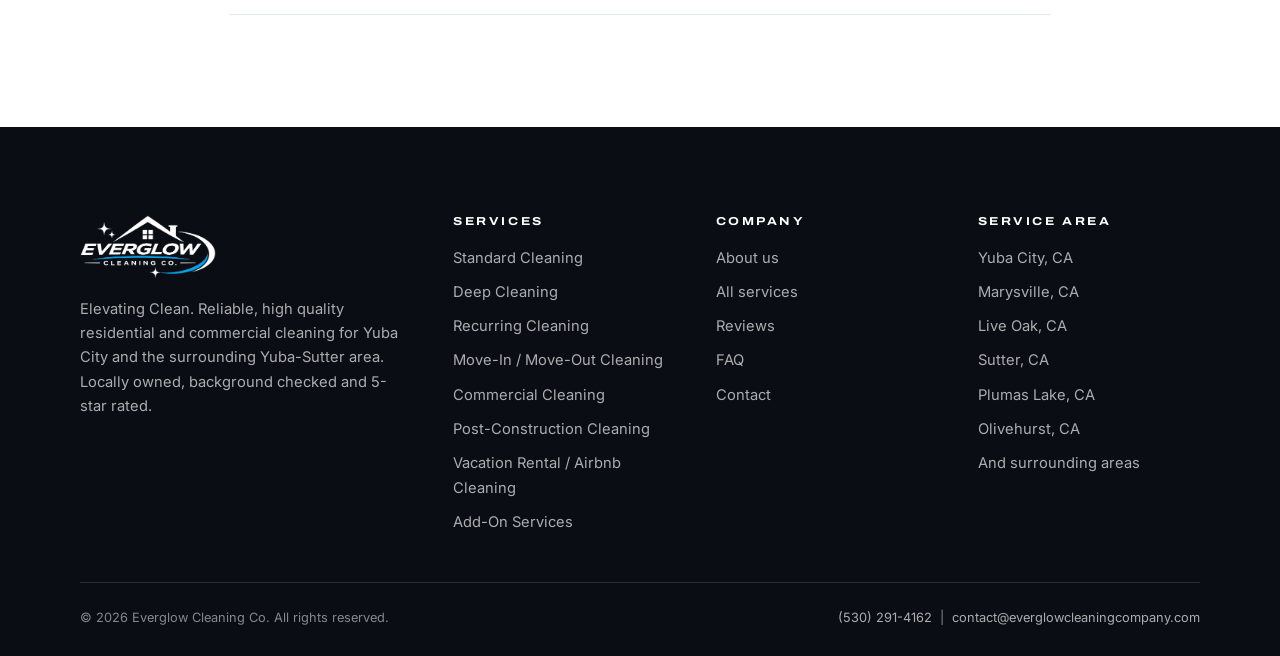
<file: contact/index.html>
<!DOCTYPE html>
<html lang="en-US">
<head>
<meta charset="utf-8">
<meta name="viewport" content="width=device-width, initial-scale=1, viewport-fit=cover">
<title>Contact Us | Free Cleaning Quote in Yuba City, CA | Everglow Cleaning Co.</title>
<meta name="description" content="Request a free, no obligation cleaning quote from Everglow Cleaning Co.. Serving Yuba City, Marysville, Live Oak, Plumas Lake and surrounding areas.">
<meta name="robots" content="index, follow">
<link rel="canonical" href="https://everglowcleaningcompany.com/contact/">
<meta name="author" content="Everglow Cleaning Co.">
<meta name="theme-color" content="#0a0e14">
<meta name="format-detection" content="telephone=no">
<meta name="geo.region" content="US-CA">
<meta name="geo.placename" content="Yuba City, California">
<meta name="geo.position" content="39.1404;-121.6169">
<meta name="ICBM" content="39.1404, -121.6169">
<meta property="og:type" content="website">
<meta property="og:site_name" content="Everglow Cleaning Co.">
<meta property="og:locale" content="en_US">
<meta property="og:title" content="Contact Us | Free Cleaning Quote in Yuba City, CA | Everglow Cleaning Co.">
<meta property="og:description" content="Request a free, no obligation cleaning quote from Everglow Cleaning Co.. Serving Yuba City, Marysville, Live Oak, Plumas Lake and surrounding areas.">
<meta property="og:url" content="https://everglowcleaningcompany.com/contact/">
<meta property="og:image" content="https://everglowcleaningcompany.com/assets/og-image.jpg">
<meta property="og:image:alt" content="Everglow Cleaning Co. logo">
<meta name="twitter:card" content="summary_large_image">
<meta name="twitter:title" content="Contact Us | Free Cleaning Quote in Yuba City, CA | Everglow Cleaning Co.">
<meta name="twitter:description" content="Request a free, no obligation cleaning quote from Everglow Cleaning Co.. Serving Yuba City, Marysville, Live Oak, Plumas Lake and surrounding areas.">
<meta name="twitter:image" content="https://everglowcleaningcompany.com/assets/og-image.jpg">
<link rel="icon" href="../assets/favicon.svg" type="image/svg+xml">
<link rel="icon" href="../assets/favicon-32.png" sizes="32x32" type="image/png">
<link rel="alternate icon" href="../assets/favicon.ico" sizes="any">
<link rel="apple-touch-icon" href="../assets/apple-touch-icon.png">
<link rel="manifest" href="../site.webmanifest">
<link rel="preconnect" href="https://fonts.googleapis.com">
<link rel="preconnect" href="https://fonts.gstatic.com" crossorigin>
<link rel="stylesheet" href="https://fonts.googleapis.com/css2?family=Archivo:wdth,wght@100..125,400..800&family=Inter:wght@400;500;600&display=swap">
<link rel="stylesheet" href="../css/styles.css?v=5">
<script>document.documentElement.classList.add("js")</script>
<script type="application/ld+json">{"@context":"https://schema.org","@graph":[{"@type":"BreadcrumbList","itemListElement":[{"@type":"ListItem","position":1,"name":"Home","item":"https://everglowcleaningcompany.com/"},{"@type":"ListItem","position":2,"name":"Contact","item":"https://everglowcleaningcompany.com/contact/"}]},{"@type":"ContactPage","url":"https://everglowcleaningcompany.com/contact/","name":"Contact Everglow Cleaning Co.","about":{"@id":"https://everglowcleaningcompany.com/#business"}},{"@type":["HouseCleaningService","LocalBusiness"],"@id":"https://everglowcleaningcompany.com/#business","name":"Everglow Cleaning Co.","slogan":"Elevating Clean","url":"https://everglowcleaningcompany.com/","logo":"https://everglowcleaningcompany.com/assets/logo.png","image":"https://everglowcleaningcompany.com/assets/og-image.jpg","email":"contact@everglowcleaningcompany.com","telephone":"+15302914162","founder":{"@type":"Person","name":"Rigo Ramirez"},"priceRange":"$$","description":"Locally owned residential and commercial cleaning company serving Yuba City, CA and surrounding areas.","address":{"@type":"PostalAddress","addressLocality":"Yuba City","addressRegion":"CA","postalCode":"95991","addressCountry":"US"},"geo":{"@type":"GeoCoordinates","latitude":39.1404,"longitude":-121.6169},"areaServed":[{"@type":"City","name":"Yuba City, CA"},{"@type":"City","name":"Marysville, CA"},{"@type":"City","name":"Live Oak, CA"},{"@type":"City","name":"Sutter, CA"},{"@type":"City","name":"Plumas Lake, CA"},{"@type":"City","name":"Olivehurst, CA"},{"@type":"City","name":"Linda, CA"},{"@type":"City","name":"Wheatland, CA"},{"@type":"City","name":"Gridley, CA"},{"@type":"City","name":"Biggs, CA"}],"aggregateRating":{"@type":"AggregateRating","ratingValue":"5","reviewCount":"5","bestRating":"5"},"review":[{"@type":"Review","author":{"@type":"Person","name":"Sarah M."},"reviewRating":{"@type":"Rating","ratingValue":"5","bestRating":"5"},"reviewBody":"Super easy to book and the cleaning team did an amazing job. They showed up on time, were professional, and left the entire house looking spotless. I've already signed up for recurring cleanings!"},{"@type":"Review","author":{"@type":"Person","name":"Jessica R."},"reviewRating":{"@type":"Rating","ratingValue":"5","bestRating":"5"},"reviewBody":"I've tried a few cleaning companies before and this has easily been the best experience. Communication was great, pricing was straightforward, and my home looked incredible afterward."},{"@type":"Review","author":{"@type":"Person","name":"Michael T."},"reviewRating":{"@type":"Rating","ratingValue":"5","bestRating":"5"},"reviewBody":"We booked a deep clean and were extremely impressed. They paid attention to the little details and got areas cleaner than we expected. Definitely using them again."},{"@type":"Review","author":{"@type":"Person","name":"Amanda L."},"reviewRating":{"@type":"Rating","ratingValue":"5","bestRating":"5"},"reviewBody":"Having them come every two weeks has been a lifesaver. They're reliable, consistent, and it's so nice coming home to a clean house without having to worry about it."},{"@type":"Review","author":{"@type":"Person","name":"David K."},"reviewRating":{"@type":"Rating","ratingValue":"5","bestRating":"5"},"reviewBody":"Great experience from start to finish. Booking was simple, they kept me updated, and the cleaners did a fantastic job. Professional, dependable, and absolutely worth it."}],"hasOfferCatalog":{"@type":"OfferCatalog","name":"Cleaning services","itemListElement":[{"@type":"Offer","itemOffered":{"@type":"Service","name":"Standard Cleaning","url":"https://everglowcleaningcompany.com/services/standard-cleaning/"}},{"@type":"Offer","itemOffered":{"@type":"Service","name":"Deep Cleaning","url":"https://everglowcleaningcompany.com/services/deep-cleaning/"}},{"@type":"Offer","itemOffered":{"@type":"Service","name":"Recurring Cleaning","url":"https://everglowcleaningcompany.com/services/recurring-cleaning/"}},{"@type":"Offer","itemOffered":{"@type":"Service","name":"Move-In / Move-Out Cleaning","url":"https://everglowcleaningcompany.com/services/move-in-move-out-cleaning/"}},{"@type":"Offer","itemOffered":{"@type":"Service","name":"Commercial Cleaning","url":"https://everglowcleaningcompany.com/services/commercial-cleaning/"}},{"@type":"Offer","itemOffered":{"@type":"Service","name":"Post-Construction Cleaning","url":"https://everglowcleaningcompany.com/services/post-construction-cleaning/"}},{"@type":"Offer","itemOffered":{"@type":"Service","name":"Vacation Rental / Airbnb Cleaning","url":"https://everglowcleaningcompany.com/services/vacation-rental-airbnb-cleaning/"}},{"@type":"Offer","itemOffered":{"@type":"Service","name":"Add-On Services","url":"https://everglowcleaningcompany.com/services/add-on-services/"}}]}}]}</script>
</head>
<body>
<a class="skip-link" href="#main">Skip to content</a>
<div class="topbar"><div class="container">
<ul><li><svg viewBox="0 0 24 24" fill="none" stroke="currentColor" stroke-width="1.7" stroke-linecap="round" stroke-linejoin="round" aria-hidden="true"><rect x="3" y="5" width="18" height="14" rx="2"/><path d="m3.5 6.5 8.5 6.5 8.5-6.5"/></svg><a href="mailto:contact@everglowcleaningcompany.com">contact@everglowcleaningcompany.com</a></li><li class="topbar__phone"><svg viewBox="0 0 24 24" fill="none" stroke="currentColor" stroke-width="1.7" stroke-linecap="round" stroke-linejoin="round" aria-hidden="true"><path d="M5 4h3.5l1.8 4.5-2.3 1.4a11 11 0 0 0 5.1 5.1l1.4-2.3L19 14.5V18a2 2 0 0 1-2 2A15 15 0 0 1 3 6a2 2 0 0 1 2-2Z"/></svg><a href="tel:+15302914162">(530) 291-4162</a></li></ul>
<ul><li class="topbar__extra"><svg viewBox="0 0 24 24" fill="none" stroke="currentColor" stroke-width="1.7" stroke-linecap="round" stroke-linejoin="round" aria-hidden="true"><path d="M12 21s-7-6.2-7-11.5a7 7 0 1 1 14 0C19 14.8 12 21 12 21Z"/><circle cx="12" cy="9.5" r="2.5"/></svg>Serving Yuba City, CA and surrounding areas</li><li class="topbar__extra"><svg viewBox="0 0 24 24" fill="none" stroke="currentColor" stroke-width="1.7" stroke-linecap="round" stroke-linejoin="round" aria-hidden="true"><path d="M12 3 4.5 6v5.5c0 4.6 3.2 8.4 7.5 9.5 4.3-1.1 7.5-4.9 7.5-9.5V6L12 3Z"/><path d="m8.8 12.2 2.3 2.3 4.3-4.6"/></svg>Background checked team</li></ul>
</div></div>
<header class="site-header">
<div class="container">
<a class="brand" href="../" aria-label="Everglow Cleaning Co. home"><img src="../assets/logo.webp" alt="Everglow Cleaning Co." width="720" height="338"></a>
<nav class="nav" aria-label="Main">
<ul class="nav__list">
<li><a class="nav__link" href="../">Home</a></li>
<li class="has-menu"><a class="nav__link" href="../services/" aria-haspopup="true" aria-expanded="false">Services <svg viewBox="0 0 24 24" fill="none" stroke="currentColor" stroke-width="1.7" stroke-linecap="round" stroke-linejoin="round" aria-hidden="true"><path d="m6 9 6 6 6-6"/></svg></a>
<div class="mega" role="menu"><div class="mega__grid"><a class="mega__item" href="../services/standard-cleaning/"><span class="mega__icon"><svg viewBox="0 0 24 24" fill="none" stroke="currentColor" stroke-width="1.7" stroke-linecap="round" stroke-linejoin="round" aria-hidden="true"><path d="M3.5 11 12 4l8.5 7"/><path d="M5.5 9.5V20h13V9.5"/><path d="M10 20v-5h4v5"/></svg></span><span><strong>Standard Cleaning</strong><span>Routine cleaning that keeps your home fresh, tidy and guest ready.</span></span></a><a class="mega__item" href="../services/deep-cleaning/"><span class="mega__icon"><svg viewBox="0 0 24 24" fill="none" stroke="currentColor" stroke-width="1.7" stroke-linecap="round" stroke-linejoin="round" aria-hidden="true"><path d="M12 3c.6 4.6 2.9 6.9 7.5 7.5-4.6.6-6.9 2.9-7.5 7.5-.6-4.6-2.9-6.9-7.5-7.5C9.1 9.9 11.4 7.6 12 3Z"/><path d="M19 15.5c.3 1.9 1.1 2.7 3 3-1.9.3-2.7 1.1-3 3-.3-1.9-1.1-2.7-3-3 1.9-.3 2.7-1.1 3-3Z"/></svg></span><span><strong>Deep Cleaning</strong><span>A detailed top to bottom clean for buildup and overlooked areas.</span></span></a><a class="mega__item" href="../services/recurring-cleaning/"><span class="mega__icon"><svg viewBox="0 0 24 24" fill="none" stroke="currentColor" stroke-width="1.7" stroke-linecap="round" stroke-linejoin="round" aria-hidden="true"><path d="M17 2.5 20.5 6 17 9.5"/><path d="M3.5 11V9.5A3.5 3.5 0 0 1 7 6h13.5"/><path d="M7 21.5 3.5 18 7 14.5"/><path d="M20.5 13v1.5A3.5 3.5 0 0 1 17 18H3.5"/></svg></span><span><strong>Recurring Cleaning</strong><span>Weekly, bi-weekly or monthly visits on a schedule that runs itself.</span></span></a><a class="mega__item" href="../services/move-in-move-out-cleaning/"><span class="mega__icon"><svg viewBox="0 0 24 24" fill="none" stroke="currentColor" stroke-width="1.7" stroke-linecap="round" stroke-linejoin="round" aria-hidden="true"><path d="M3.5 7.5 12 3l8.5 4.5v9L12 21l-8.5-4.5v-9Z"/><path d="M3.5 7.5 12 12l8.5-4.5M12 12v9"/></svg></span><span><strong>Move-In / Move-Out Cleaning</strong><span>A thorough clean that gets empty homes ready for what is next.</span></span></a><a class="mega__item" href="../services/commercial-cleaning/"><span class="mega__icon"><svg viewBox="0 0 24 24" fill="none" stroke="currentColor" stroke-width="1.7" stroke-linecap="round" stroke-linejoin="round" aria-hidden="true"><rect x="4.5" y="3" width="15" height="18" rx="1.5"/><path d="M9 7h1.5M13.5 7H15M9 11h1.5M13.5 11H15M9 15h1.5M13.5 15H15M10.5 21v-3h3v3"/></svg></span><span><strong>Commercial Cleaning</strong><span>Custom cleaning plans for offices, retail and commercial spaces.</span></span></a><a class="mega__item" href="../services/post-construction-cleaning/"><span class="mega__icon"><svg viewBox="0 0 24 24" fill="none" stroke="currentColor" stroke-width="1.7" stroke-linecap="round" stroke-linejoin="round" aria-hidden="true"><path d="m14 6 4 4"/><path d="M11.5 8.5 4 16a1.9 1.9 0 0 0 2.7 2.7l7.5-7.5"/><path d="M12.5 4.5 15 2l7 7-2.5 2.5"/><path d="m12.5 4.5 7 7"/></svg></span><span><strong>Post-Construction Cleaning</strong><span>Dust, debris and residue removed so new spaces are ready to use.</span></span></a><a class="mega__item" href="../services/vacation-rental-airbnb-cleaning/"><span class="mega__icon"><svg viewBox="0 0 24 24" fill="none" stroke="currentColor" stroke-width="1.7" stroke-linecap="round" stroke-linejoin="round" aria-hidden="true"><circle cx="8" cy="15" r="4.5"/><path d="m11.2 11.8 9.3-9.3M17 6l3 3M14.5 8.5l2.5 2.5"/></svg></span><span><strong>Vacation Rental / Airbnb Cleaning</strong><span>Reliable turnovers that keep your rental ready for five star stays.</span></span></a><a class="mega__item" href="../services/add-on-services/"><span class="mega__icon"><svg viewBox="0 0 24 24" fill="none" stroke="currentColor" stroke-width="1.7" stroke-linecap="round" stroke-linejoin="round" aria-hidden="true"><rect x="3.5" y="3.5" width="17" height="17" rx="3"/><path d="M12 8v8M8 12h8"/></svg></span><span><strong>Add-On Services</strong><span>Fridges, ovens, windows, laundry and more, added to any clean.</span></span></a></div>
<div class="mega__foot"><span>Not sure which clean you need?</span><a class="text-link" href="../contact/">Ask us <svg viewBox="0 0 24 24" fill="none" stroke="currentColor" stroke-width="1.7" stroke-linecap="round" stroke-linejoin="round" aria-hidden="true"><path d="M5 12h14M13 6l6 6-6 6"/></svg></a></div></div></li>
<li><a class="nav__link" href="../about/">About</a></li>
<li><a class="nav__link" href="../#reviews">Reviews</a></li>
<li><a class="nav__link" href="../contact/" aria-current="page">Contact</a></li>
</ul>
</nav>
<div class="header-actions"><a class="header-phone" href="tel:+15302914162"><svg viewBox="0 0 24 24" fill="none" stroke="currentColor" stroke-width="1.7" stroke-linecap="round" stroke-linejoin="round" aria-hidden="true"><path d="M5 4h3.5l1.8 4.5-2.3 1.4a11 11 0 0 0 5.1 5.1l1.4-2.3L19 14.5V18a2 2 0 0 1-2 2A15 15 0 0 1 3 6a2 2 0 0 1 2-2Z"/></svg><span>(530) 291-4162</span></a><a class="btn btn--primary btn--sm header-cta" href="../contact/">Free Quote <svg viewBox="0 0 24 24" fill="none" stroke="currentColor" stroke-width="1.7" stroke-linecap="round" stroke-linejoin="round" aria-hidden="true"><path d="M5 12h14M13 6l6 6-6 6"/></svg></a></div>
<button class="menu-toggle" type="button" aria-label="Open menu" aria-expanded="false" aria-controls="mobile-menu"><span class="icon-menu"><svg viewBox="0 0 24 24" fill="none" stroke="currentColor" stroke-width="1.7" stroke-linecap="round" stroke-linejoin="round" aria-hidden="true"><path d="M4 7h16M4 12h16M4 17h16"/></svg></span><span class="icon-close"><svg viewBox="0 0 24 24" fill="none" stroke="currentColor" stroke-width="1.7" stroke-linecap="round" stroke-linejoin="round" aria-hidden="true"><path d="M6 6l12 12M18 6 6 18"/></svg></span></button>
</div>
</header>
<div class="mobile-menu" id="mobile-menu">
<ul>
<li><a href="../">Home<svg viewBox="0 0 24 24" fill="none" stroke="currentColor" stroke-width="1.7" stroke-linecap="round" stroke-linejoin="round" aria-hidden="true"><path d="M5 12h14M13 6l6 6-6 6"/></svg></a></li>
<li><a href="../about/">About<svg viewBox="0 0 24 24" fill="none" stroke="currentColor" stroke-width="1.7" stroke-linecap="round" stroke-linejoin="round" aria-hidden="true"><path d="M5 12h14M13 6l6 6-6 6"/></svg></a></li>
<li><a href="../#reviews">Reviews<svg viewBox="0 0 24 24" fill="none" stroke="currentColor" stroke-width="1.7" stroke-linecap="round" stroke-linejoin="round" aria-hidden="true"><path d="M5 12h14M13 6l6 6-6 6"/></svg></a></li>
<li><a href="../contact/">Contact<svg viewBox="0 0 24 24" fill="none" stroke="currentColor" stroke-width="1.7" stroke-linecap="round" stroke-linejoin="round" aria-hidden="true"><path d="M5 12h14M13 6l6 6-6 6"/></svg></a></li>
</ul>
<p class="mobile-menu__label">Services</p>
<ul><li><a href="../services/standard-cleaning/">Standard Cleaning<svg viewBox="0 0 24 24" fill="none" stroke="currentColor" stroke-width="1.7" stroke-linecap="round" stroke-linejoin="round" aria-hidden="true"><path d="M5 12h14M13 6l6 6-6 6"/></svg></a></li><li><a href="../services/deep-cleaning/">Deep Cleaning<svg viewBox="0 0 24 24" fill="none" stroke="currentColor" stroke-width="1.7" stroke-linecap="round" stroke-linejoin="round" aria-hidden="true"><path d="M5 12h14M13 6l6 6-6 6"/></svg></a></li><li><a href="../services/recurring-cleaning/">Recurring Cleaning<svg viewBox="0 0 24 24" fill="none" stroke="currentColor" stroke-width="1.7" stroke-linecap="round" stroke-linejoin="round" aria-hidden="true"><path d="M5 12h14M13 6l6 6-6 6"/></svg></a></li><li><a href="../services/move-in-move-out-cleaning/">Move-In / Move-Out Cleaning<svg viewBox="0 0 24 24" fill="none" stroke="currentColor" stroke-width="1.7" stroke-linecap="round" stroke-linejoin="round" aria-hidden="true"><path d="M5 12h14M13 6l6 6-6 6"/></svg></a></li><li><a href="../services/commercial-cleaning/">Commercial Cleaning<svg viewBox="0 0 24 24" fill="none" stroke="currentColor" stroke-width="1.7" stroke-linecap="round" stroke-linejoin="round" aria-hidden="true"><path d="M5 12h14M13 6l6 6-6 6"/></svg></a></li><li><a href="../services/post-construction-cleaning/">Post-Construction Cleaning<svg viewBox="0 0 24 24" fill="none" stroke="currentColor" stroke-width="1.7" stroke-linecap="round" stroke-linejoin="round" aria-hidden="true"><path d="M5 12h14M13 6l6 6-6 6"/></svg></a></li><li><a href="../services/vacation-rental-airbnb-cleaning/">Vacation Rental / Airbnb Cleaning<svg viewBox="0 0 24 24" fill="none" stroke="currentColor" stroke-width="1.7" stroke-linecap="round" stroke-linejoin="round" aria-hidden="true"><path d="M5 12h14M13 6l6 6-6 6"/></svg></a></li><li><a href="../services/add-on-services/">Add-On Services<svg viewBox="0 0 24 24" fill="none" stroke="currentColor" stroke-width="1.7" stroke-linecap="round" stroke-linejoin="round" aria-hidden="true"><path d="M5 12h14M13 6l6 6-6 6"/></svg></a></li></ul>
<a class="btn btn--primary btn--block" href="../contact/">Get a Free Quote <svg viewBox="0 0 24 24" fill="none" stroke="currentColor" stroke-width="1.7" stroke-linecap="round" stroke-linejoin="round" aria-hidden="true"><path d="M5 12h14M13 6l6 6-6 6"/></svg></a>
<a class="btn btn--outline btn--block" style="margin-top:12px" href="tel:+15302914162"><svg viewBox="0 0 24 24" fill="none" stroke="currentColor" stroke-width="1.7" stroke-linecap="round" stroke-linejoin="round" aria-hidden="true"><path d="M5 4h3.5l1.8 4.5-2.3 1.4a11 11 0 0 0 5.1 5.1l1.4-2.3L19 14.5V18a2 2 0 0 1-2 2A15 15 0 0 1 3 6a2 2 0 0 1 2-2Z"/></svg> Call (530) 291-4162</a>
</div>

<main id="main">
<section class="page-hero">
<div class="container" style="align-items:start">
<div>
<ol class="breadcrumb"><li><a href="../">Home</a></li><li aria-current="page">Contact</li></ol>
<span class="eyebrow">Contact us</span>
<h1>Let us make your space <span class="swoosh">glow<svg viewBox="0 0 300 24" preserveAspectRatio="none" aria-hidden="true"><path d="M2 19C80 6 200 2 298 9 200 7 90 12 2 19Z"/></svg></span></h1>
<p class="page-hero__lead">Request a free quote and we will get back to you with clear, upfront pricing. No pressure and no obligation.</p>
<div class="contact-cards">
<div class="contact-card"><span class="mega__icon"><svg viewBox="0 0 24 24" fill="none" stroke="currentColor" stroke-width="1.7" stroke-linecap="round" stroke-linejoin="round" aria-hidden="true"><path d="M5 4h3.5l1.8 4.5-2.3 1.4a11 11 0 0 0 5.1 5.1l1.4-2.3L19 14.5V18a2 2 0 0 1-2 2A15 15 0 0 1 3 6a2 2 0 0 1 2-2Z"/></svg></span><div><h3>Call or text</h3><p><a href="tel:+15302914162">(530) 291-4162</a></p></div></div>
<div class="contact-card"><span class="mega__icon"><svg viewBox="0 0 24 24" fill="none" stroke="currentColor" stroke-width="1.7" stroke-linecap="round" stroke-linejoin="round" aria-hidden="true"><rect x="3" y="5" width="18" height="14" rx="2"/><path d="m3.5 6.5 8.5 6.5 8.5-6.5"/></svg></span><div><h3>Email</h3><p><a href="mailto:contact@everglowcleaningcompany.com">contact@everglowcleaningcompany.com</a></p></div></div>
<div class="contact-card"><span class="mega__icon"><svg viewBox="0 0 24 24" fill="none" stroke="currentColor" stroke-width="1.7" stroke-linecap="round" stroke-linejoin="round" aria-hidden="true"><path d="M12 21s-7-6.2-7-11.5a7 7 0 1 1 14 0C19 14.8 12 21 12 21Z"/><circle cx="12" cy="9.5" r="2.5"/></svg></span><div><h3>Service area</h3><p>Yuba City, CA and surrounding areas including Marysville, Live Oak, Sutter, Plumas Lake and more.</p></div></div>
<div class="contact-card"><span class="mega__icon"><svg viewBox="0 0 24 24" fill="none" stroke="currentColor" stroke-width="1.7" stroke-linecap="round" stroke-linejoin="round" aria-hidden="true"><path d="M12 3 4.5 6v5.5c0 4.6 3.2 8.4 7.5 9.5 4.3-1.1 7.5-4.9 7.5-9.5V6L12 3Z"/><path d="m8.8 12.2 2.3 2.3 4.3-4.6"/></svg></span><div><h3>Trusted team</h3><p>Background checked, 5-star rated and locally owned.</p></div></div>
</div>
</div>
<div class="form-card reveal">
<h3>Request your free quote</h3>
<p>Takes less than a minute.</p>
<form data-quote data-email="contact@everglowcleaningcompany.com" novalidate>
<div class="form-grid form-grid--2">
<div class="field"><label for="q-name">Full name</label><input id="q-name" name="Name" type="text" autocomplete="name" required></div>
<div class="field"><label for="q-phone">Phone</label><input id="q-phone" name="Phone" type="tel" autocomplete="tel" inputmode="tel" required></div>
<div class="field field--full"><label for="q-email">Email</label><input id="q-email" name="Email" type="email" autocomplete="email" required></div>
<div class="field"><label for="q-service">Service</label><select id="q-service" name="Service" required><option value="">Choose a service</option><option value="Standard Cleaning">Standard Cleaning</option><option value="Deep Cleaning">Deep Cleaning</option><option value="Recurring Cleaning">Recurring Cleaning</option><option value="Move-In / Move-Out Cleaning">Move-In / Move-Out Cleaning</option><option value="Commercial Cleaning">Commercial Cleaning</option><option value="Post-Construction Cleaning">Post-Construction Cleaning</option><option value="Vacation Rental / Airbnb Cleaning">Vacation Rental / Airbnb Cleaning</option><option value="Add-On Services">Add-On Services</option></select></div>
<div class="field"><label for="q-freq">How often?</label><select id="q-freq" name="Frequency"><option>One time</option><option>Weekly</option><option>Bi-weekly</option><option>Monthly</option><option>Not sure yet</option></select></div>
<div class="field field--full"><label for="q-city">City or ZIP code</label><input id="q-city" name="Location" type="text" autocomplete="postal-code" placeholder="Yuba City, 95991"></div>
<div class="field field--full"><label for="q-msg">Tell us about your space <span style="font-weight:400;color:var(--muted)">(optional)</span></label><textarea id="q-msg" name="Details" placeholder="Bedrooms, bathrooms, square footage, add-ons or anything else we should know"></textarea></div>
</div>
<button class="btn btn--glow btn--block" type="submit" style="margin-top:18px">Get My Free Quote <svg viewBox="0 0 24 24" fill="none" stroke="currentColor" stroke-width="1.7" stroke-linecap="round" stroke-linejoin="round" aria-hidden="true"><path d="M5 12h14M13 6l6 6-6 6"/></svg></button>
<p class="form-note">We respect your privacy and never share your information.</p>
</form>
<div class="form-success" role="status"><svg viewBox="0 0 24 24" fill="none" stroke="currentColor" stroke-width="1.7" stroke-linecap="round" stroke-linejoin="round" aria-hidden="true"><path d="m5 12.5 4.2 4.2L19 7"/></svg><h3>Thank you!</h3><p>Your request is on its way. We will be in touch shortly with your quote.</p></div>
</div>
</div>
</section>
<section class="section">
<div class="container">
<div class="section-head section-head--center"><span class="eyebrow">FAQ</span><h2>Before you book</h2></div>
<div class="faq"><details><summary>What areas do you serve?<span class="faq__icon"><svg viewBox="0 0 24 24" fill="none" stroke="currentColor" stroke-width="1.7" stroke-linecap="round" stroke-linejoin="round" aria-hidden="true"><path d="M12 5v14M5 12h14"/></svg></span></summary><p>We are based in Yuba City and serve Marysville, Live Oak, Sutter, Plumas Lake, Olivehurst, Linda, Wheatland, Gridley and Biggs, along with the surrounding Yuba-Sutter area. Not sure if you are in range? Send us your address and we will confirm.</p></details><details><summary>How much does a cleaning cost?<span class="faq__icon"><svg viewBox="0 0 24 24" fill="none" stroke="currentColor" stroke-width="1.7" stroke-linecap="round" stroke-linejoin="round" aria-hidden="true"><path d="M12 5v14M5 12h14"/></svg></span></summary><p>Every home is different, so pricing depends on the size of your space, its condition and how often you would like service. Request a free quote and we will send clear, upfront pricing tailored to your space before we begin.</p></details><details><summary>Are your cleaners background checked?<span class="faq__icon"><svg viewBox="0 0 24 24" fill="none" stroke="currentColor" stroke-width="1.7" stroke-linecap="round" stroke-linejoin="round" aria-hidden="true"><path d="M12 5v14M5 12h14"/></svg></span></summary><p>Yes. Every member of our team is background checked before they ever step into a client&#x27;s home or business.</p></details><details><summary>Do I need to be home during my cleaning?<span class="faq__icon"><svg viewBox="0 0 24 24" fill="none" stroke="currentColor" stroke-width="1.7" stroke-linecap="round" stroke-linejoin="round" aria-hidden="true"><path d="M12 5v14M5 12h14"/></svg></span></summary><p>No. Many clients share entry instructions and come home to a finished clean. If you would rather be there, that is completely fine too.</p></details></div>
</div>
</section>
</main>
<footer class="site-footer">
<div class="container">
<div class="footer-grid">
<div class="footer-brand">
<img src="../assets/logo-white.webp" alt="Everglow Cleaning Co." width="720" height="338" loading="lazy">
<p>Elevating Clean. Reliable, high quality residential and commercial cleaning for Yuba City and the surrounding Yuba-Sutter area. Locally owned, background checked and 5-star rated.</p>
</div>
<div><h4>Services</h4><ul><li><a href="../services/standard-cleaning/">Standard Cleaning</a></li><li><a href="../services/deep-cleaning/">Deep Cleaning</a></li><li><a href="../services/recurring-cleaning/">Recurring Cleaning</a></li><li><a href="../services/move-in-move-out-cleaning/">Move-In / Move-Out Cleaning</a></li><li><a href="../services/commercial-cleaning/">Commercial Cleaning</a></li><li><a href="../services/post-construction-cleaning/">Post-Construction Cleaning</a></li><li><a href="../services/vacation-rental-airbnb-cleaning/">Vacation Rental / Airbnb Cleaning</a></li><li><a href="../services/add-on-services/">Add-On Services</a></li></ul></div>
<div><h4>Company</h4><ul><li><a href="../about/">About us</a></li><li><a href="../services/">All services</a></li><li><a href="../#reviews">Reviews</a></li><li><a href="../#faq">FAQ</a></li><li><a href="../contact/">Contact</a></li></ul></div>
<div><h4>Service area</h4><ul><li>Yuba City, CA</li><li>Marysville, CA</li><li>Live Oak, CA</li><li>Sutter, CA</li><li>Plumas Lake, CA</li><li>Olivehurst, CA</li><li><a href="../contact/">And surrounding areas</a></li></ul></div>
</div>
<div class="footer-bottom">
<span>&copy; <span data-year>2026</span> Everglow Cleaning Co. All rights reserved.</span>
<span><a href="tel:+15302914162">(530) 291-4162</a> &nbsp;|&nbsp; <a href="mailto:contact@everglowcleaningcompany.com">contact@everglowcleaningcompany.com</a></span>
</div>
</div>
</footer>
<div class="mobile-cta"><a class="btn btn--outline" href="tel:+15302914162" aria-label="Call (530) 291-4162"><svg viewBox="0 0 24 24" fill="none" stroke="currentColor" stroke-width="1.7" stroke-linecap="round" stroke-linejoin="round" aria-hidden="true"><path d="M5 4h3.5l1.8 4.5-2.3 1.4a11 11 0 0 0 5.1 5.1l1.4-2.3L19 14.5V18a2 2 0 0 1-2 2A15 15 0 0 1 3 6a2 2 0 0 1 2-2Z"/></svg> Call</a><a class="btn btn--primary" href="../contact/">Free Quote</a></div>
<script src="../js/main.js?v=5" defer></script>
</body>
</html>
</file>
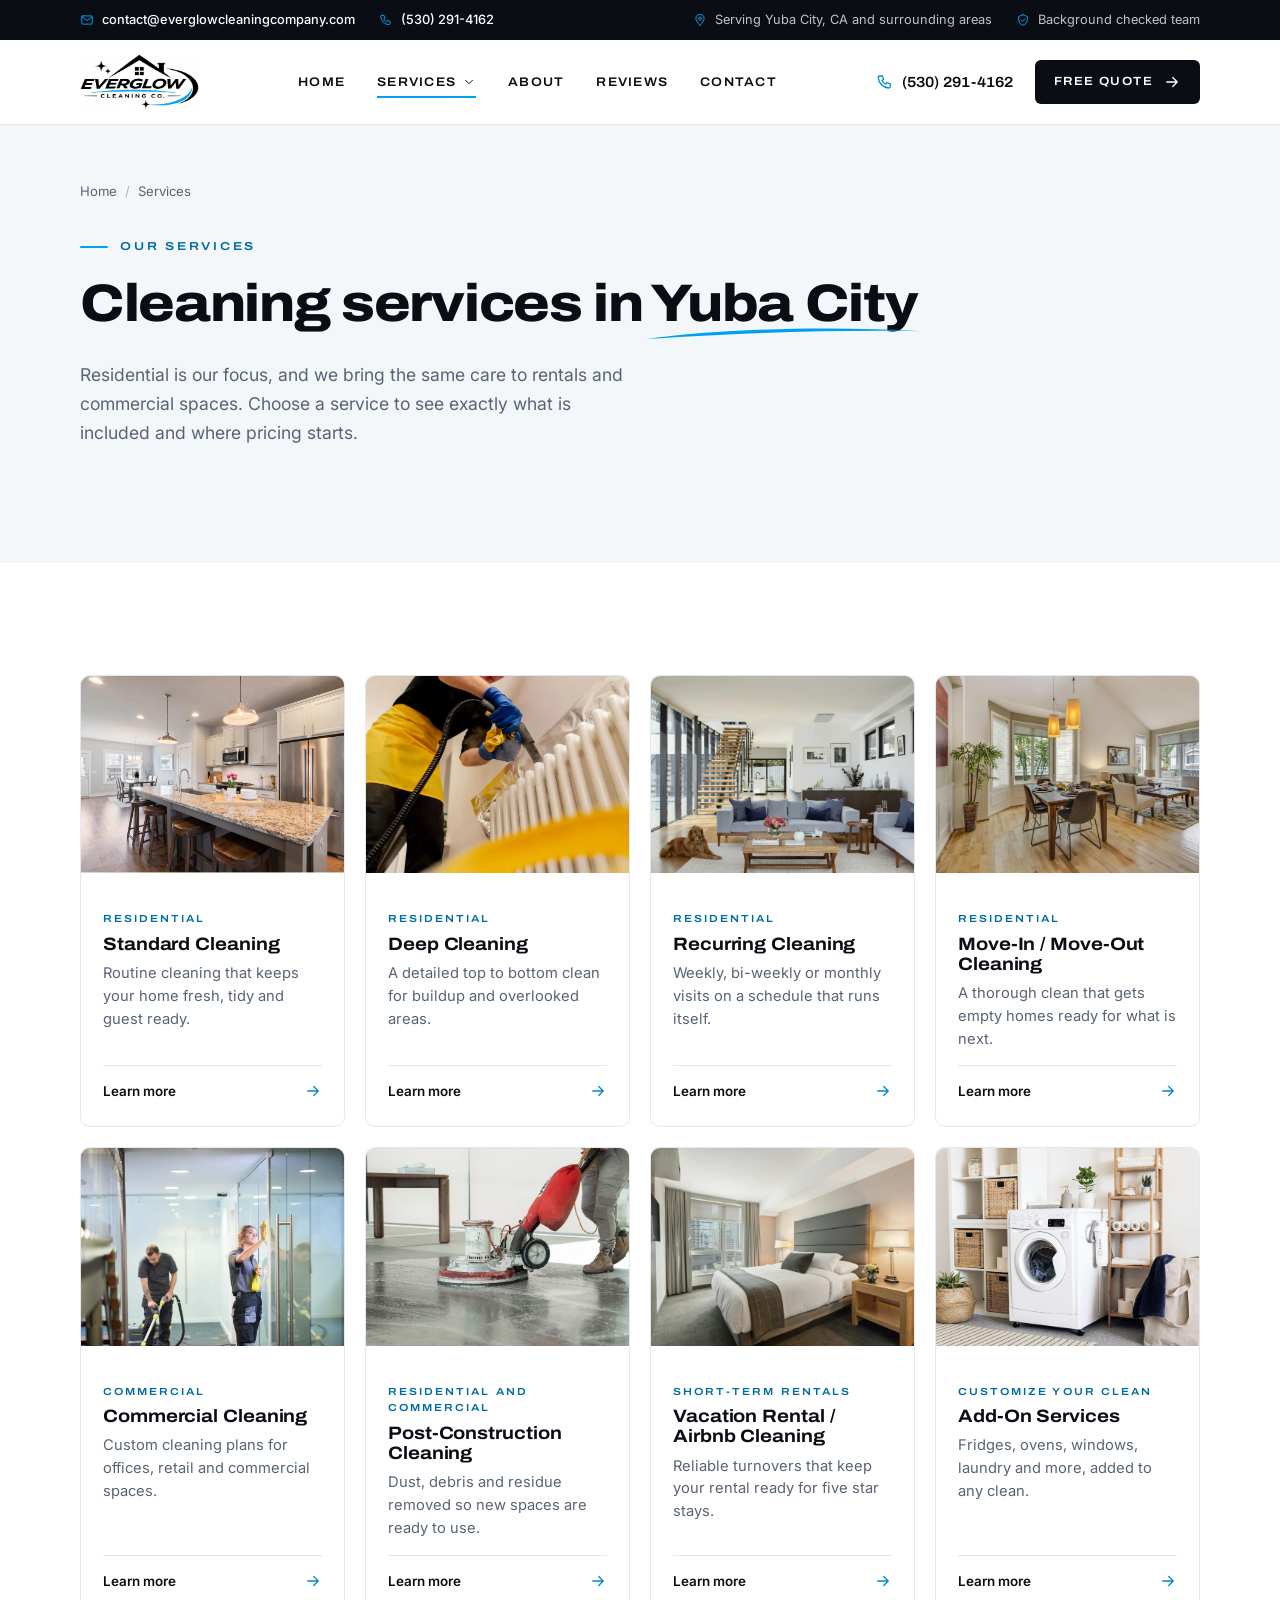
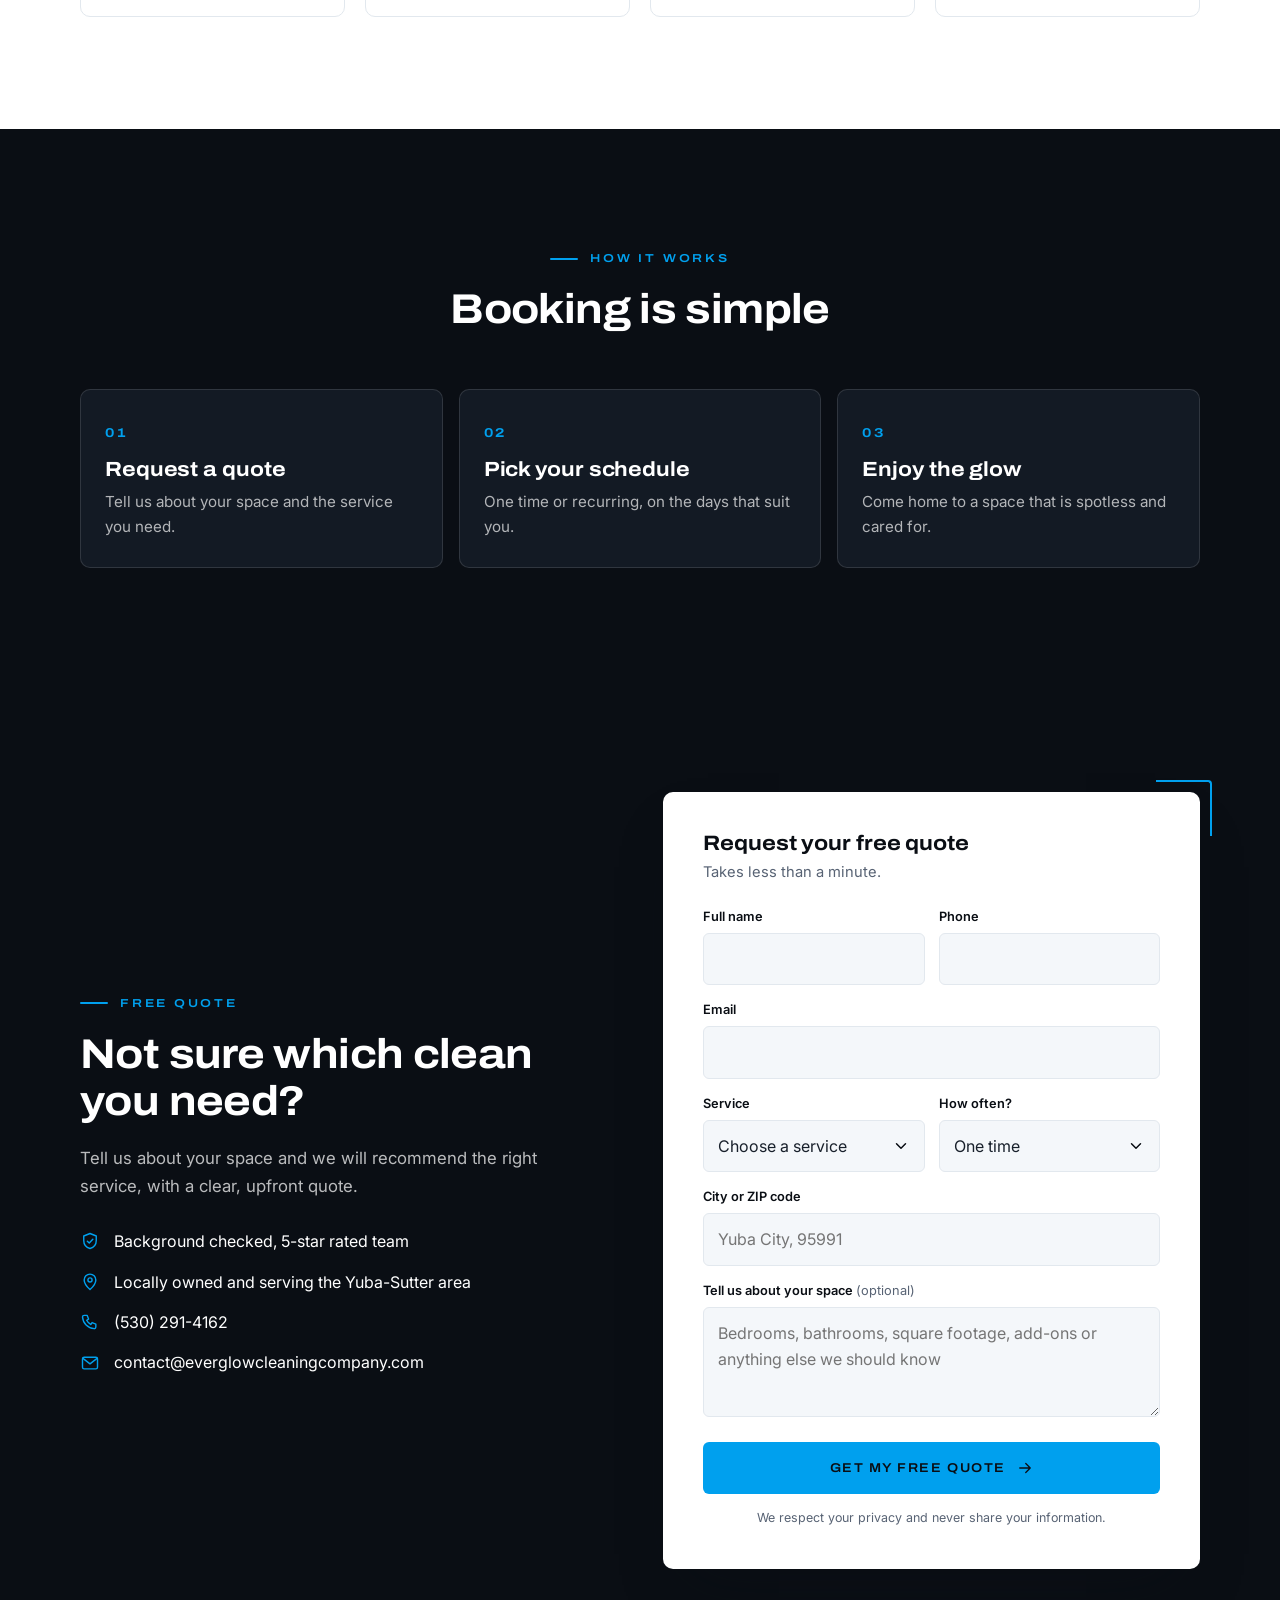
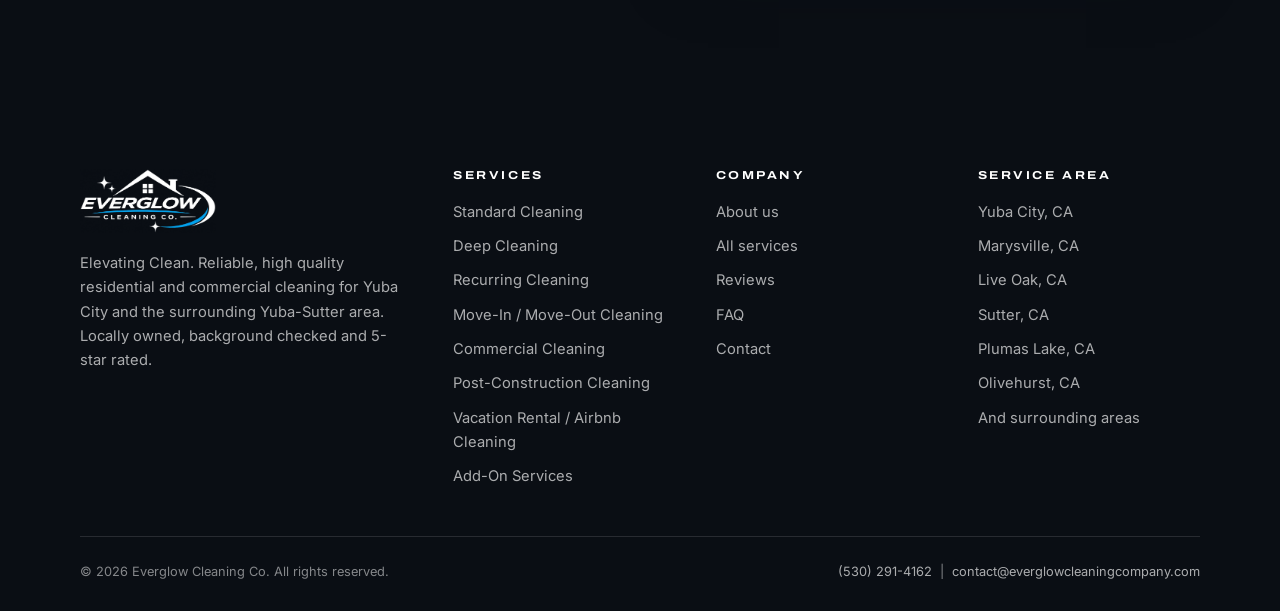
<file: services/index.html>
<!DOCTYPE html>
<html lang="en-US">
<head>
<meta charset="utf-8">
<meta name="viewport" content="width=device-width, initial-scale=1, viewport-fit=cover">
<title>Cleaning Services in Yuba City, CA | Everglow Cleaning Co.</title>
<meta name="description" content="Explore house cleaning, deep cleaning, recurring plans, move-in and move-out, post-construction, Airbnb turnover and commercial cleaning from Everglow Cleaning Co. in Yuba City, CA.">
<meta name="robots" content="index, follow">
<link rel="canonical" href="https://everglowcleaningcompany.com/services/">
<meta name="author" content="Everglow Cleaning Co.">
<meta name="theme-color" content="#0a0e14">
<meta name="format-detection" content="telephone=no">
<meta name="geo.region" content="US-CA">
<meta name="geo.placename" content="Yuba City, California">
<meta name="geo.position" content="39.1404;-121.6169">
<meta name="ICBM" content="39.1404, -121.6169">
<meta property="og:type" content="website">
<meta property="og:site_name" content="Everglow Cleaning Co.">
<meta property="og:locale" content="en_US">
<meta property="og:title" content="Cleaning Services in Yuba City, CA | Everglow Cleaning Co.">
<meta property="og:description" content="Explore house cleaning, deep cleaning, recurring plans, move-in and move-out, post-construction, Airbnb turnover and commercial cleaning from Everglow Cleaning Co. in Yuba City, CA.">
<meta property="og:url" content="https://everglowcleaningcompany.com/services/">
<meta property="og:image" content="https://everglowcleaningcompany.com/assets/og-image.jpg">
<meta property="og:image:alt" content="Everglow Cleaning Co. logo">
<meta name="twitter:card" content="summary_large_image">
<meta name="twitter:title" content="Cleaning Services in Yuba City, CA | Everglow Cleaning Co.">
<meta name="twitter:description" content="Explore house cleaning, deep cleaning, recurring plans, move-in and move-out, post-construction, Airbnb turnover and commercial cleaning from Everglow Cleaning Co. in Yuba City, CA.">
<meta name="twitter:image" content="https://everglowcleaningcompany.com/assets/og-image.jpg">
<link rel="icon" href="../assets/favicon.svg" type="image/svg+xml">
<link rel="icon" href="../assets/favicon-32.png" sizes="32x32" type="image/png">
<link rel="alternate icon" href="../assets/favicon.ico" sizes="any">
<link rel="apple-touch-icon" href="../assets/apple-touch-icon.png">
<link rel="manifest" href="../site.webmanifest">
<link rel="preconnect" href="https://fonts.googleapis.com">
<link rel="preconnect" href="https://fonts.gstatic.com" crossorigin>
<link rel="stylesheet" href="https://fonts.googleapis.com/css2?family=Archivo:wdth,wght@100..125,400..800&family=Inter:wght@400;500;600&display=swap">
<link rel="stylesheet" href="../css/styles.css?v=5">
<script>document.documentElement.classList.add("js")</script>
<script type="application/ld+json">{"@context":"https://schema.org","@graph":[{"@type":"BreadcrumbList","itemListElement":[{"@type":"ListItem","position":1,"name":"Home","item":"https://everglowcleaningcompany.com/"},{"@type":"ListItem","position":2,"name":"Services","item":"https://everglowcleaningcompany.com/services/"}]},{"@type":"ItemList","itemListElement":[{"@type":"ListItem","position":1,"url":"https://everglowcleaningcompany.com/services/standard-cleaning/","name":"Standard Cleaning"},{"@type":"ListItem","position":2,"url":"https://everglowcleaningcompany.com/services/deep-cleaning/","name":"Deep Cleaning"},{"@type":"ListItem","position":3,"url":"https://everglowcleaningcompany.com/services/recurring-cleaning/","name":"Recurring Cleaning"},{"@type":"ListItem","position":4,"url":"https://everglowcleaningcompany.com/services/move-in-move-out-cleaning/","name":"Move-In / Move-Out Cleaning"},{"@type":"ListItem","position":5,"url":"https://everglowcleaningcompany.com/services/commercial-cleaning/","name":"Commercial Cleaning"},{"@type":"ListItem","position":6,"url":"https://everglowcleaningcompany.com/services/post-construction-cleaning/","name":"Post-Construction Cleaning"},{"@type":"ListItem","position":7,"url":"https://everglowcleaningcompany.com/services/vacation-rental-airbnb-cleaning/","name":"Vacation Rental / Airbnb Cleaning"},{"@type":"ListItem","position":8,"url":"https://everglowcleaningcompany.com/services/add-on-services/","name":"Add-On Services"}]}]}</script>
</head>
<body>
<a class="skip-link" href="#main">Skip to content</a>
<div class="topbar"><div class="container">
<ul><li><svg viewBox="0 0 24 24" fill="none" stroke="currentColor" stroke-width="1.7" stroke-linecap="round" stroke-linejoin="round" aria-hidden="true"><rect x="3" y="5" width="18" height="14" rx="2"/><path d="m3.5 6.5 8.5 6.5 8.5-6.5"/></svg><a href="mailto:contact@everglowcleaningcompany.com">contact@everglowcleaningcompany.com</a></li><li class="topbar__phone"><svg viewBox="0 0 24 24" fill="none" stroke="currentColor" stroke-width="1.7" stroke-linecap="round" stroke-linejoin="round" aria-hidden="true"><path d="M5 4h3.5l1.8 4.5-2.3 1.4a11 11 0 0 0 5.1 5.1l1.4-2.3L19 14.5V18a2 2 0 0 1-2 2A15 15 0 0 1 3 6a2 2 0 0 1 2-2Z"/></svg><a href="tel:+15302914162">(530) 291-4162</a></li></ul>
<ul><li class="topbar__extra"><svg viewBox="0 0 24 24" fill="none" stroke="currentColor" stroke-width="1.7" stroke-linecap="round" stroke-linejoin="round" aria-hidden="true"><path d="M12 21s-7-6.2-7-11.5a7 7 0 1 1 14 0C19 14.8 12 21 12 21Z"/><circle cx="12" cy="9.5" r="2.5"/></svg>Serving Yuba City, CA and surrounding areas</li><li class="topbar__extra"><svg viewBox="0 0 24 24" fill="none" stroke="currentColor" stroke-width="1.7" stroke-linecap="round" stroke-linejoin="round" aria-hidden="true"><path d="M12 3 4.5 6v5.5c0 4.6 3.2 8.4 7.5 9.5 4.3-1.1 7.5-4.9 7.5-9.5V6L12 3Z"/><path d="m8.8 12.2 2.3 2.3 4.3-4.6"/></svg>Background checked team</li></ul>
</div></div>
<header class="site-header">
<div class="container">
<a class="brand" href="../" aria-label="Everglow Cleaning Co. home"><img src="../assets/logo.webp" alt="Everglow Cleaning Co." width="720" height="338"></a>
<nav class="nav" aria-label="Main">
<ul class="nav__list">
<li><a class="nav__link" href="../">Home</a></li>
<li class="has-menu"><a class="nav__link" href="../services/" aria-haspopup="true" aria-expanded="false" aria-current="page">Services <svg viewBox="0 0 24 24" fill="none" stroke="currentColor" stroke-width="1.7" stroke-linecap="round" stroke-linejoin="round" aria-hidden="true"><path d="m6 9 6 6 6-6"/></svg></a>
<div class="mega" role="menu"><div class="mega__grid"><a class="mega__item" href="../services/standard-cleaning/"><span class="mega__icon"><svg viewBox="0 0 24 24" fill="none" stroke="currentColor" stroke-width="1.7" stroke-linecap="round" stroke-linejoin="round" aria-hidden="true"><path d="M3.5 11 12 4l8.5 7"/><path d="M5.5 9.5V20h13V9.5"/><path d="M10 20v-5h4v5"/></svg></span><span><strong>Standard Cleaning</strong><span>Routine cleaning that keeps your home fresh, tidy and guest ready.</span></span></a><a class="mega__item" href="../services/deep-cleaning/"><span class="mega__icon"><svg viewBox="0 0 24 24" fill="none" stroke="currentColor" stroke-width="1.7" stroke-linecap="round" stroke-linejoin="round" aria-hidden="true"><path d="M12 3c.6 4.6 2.9 6.9 7.5 7.5-4.6.6-6.9 2.9-7.5 7.5-.6-4.6-2.9-6.9-7.5-7.5C9.1 9.9 11.4 7.6 12 3Z"/><path d="M19 15.5c.3 1.9 1.1 2.7 3 3-1.9.3-2.7 1.1-3 3-.3-1.9-1.1-2.7-3-3 1.9-.3 2.7-1.1 3-3Z"/></svg></span><span><strong>Deep Cleaning</strong><span>A detailed top to bottom clean for buildup and overlooked areas.</span></span></a><a class="mega__item" href="../services/recurring-cleaning/"><span class="mega__icon"><svg viewBox="0 0 24 24" fill="none" stroke="currentColor" stroke-width="1.7" stroke-linecap="round" stroke-linejoin="round" aria-hidden="true"><path d="M17 2.5 20.5 6 17 9.5"/><path d="M3.5 11V9.5A3.5 3.5 0 0 1 7 6h13.5"/><path d="M7 21.5 3.5 18 7 14.5"/><path d="M20.5 13v1.5A3.5 3.5 0 0 1 17 18H3.5"/></svg></span><span><strong>Recurring Cleaning</strong><span>Weekly, bi-weekly or monthly visits on a schedule that runs itself.</span></span></a><a class="mega__item" href="../services/move-in-move-out-cleaning/"><span class="mega__icon"><svg viewBox="0 0 24 24" fill="none" stroke="currentColor" stroke-width="1.7" stroke-linecap="round" stroke-linejoin="round" aria-hidden="true"><path d="M3.5 7.5 12 3l8.5 4.5v9L12 21l-8.5-4.5v-9Z"/><path d="M3.5 7.5 12 12l8.5-4.5M12 12v9"/></svg></span><span><strong>Move-In / Move-Out Cleaning</strong><span>A thorough clean that gets empty homes ready for what is next.</span></span></a><a class="mega__item" href="../services/commercial-cleaning/"><span class="mega__icon"><svg viewBox="0 0 24 24" fill="none" stroke="currentColor" stroke-width="1.7" stroke-linecap="round" stroke-linejoin="round" aria-hidden="true"><rect x="4.5" y="3" width="15" height="18" rx="1.5"/><path d="M9 7h1.5M13.5 7H15M9 11h1.5M13.5 11H15M9 15h1.5M13.5 15H15M10.5 21v-3h3v3"/></svg></span><span><strong>Commercial Cleaning</strong><span>Custom cleaning plans for offices, retail and commercial spaces.</span></span></a><a class="mega__item" href="../services/post-construction-cleaning/"><span class="mega__icon"><svg viewBox="0 0 24 24" fill="none" stroke="currentColor" stroke-width="1.7" stroke-linecap="round" stroke-linejoin="round" aria-hidden="true"><path d="m14 6 4 4"/><path d="M11.5 8.5 4 16a1.9 1.9 0 0 0 2.7 2.7l7.5-7.5"/><path d="M12.5 4.5 15 2l7 7-2.5 2.5"/><path d="m12.5 4.5 7 7"/></svg></span><span><strong>Post-Construction Cleaning</strong><span>Dust, debris and residue removed so new spaces are ready to use.</span></span></a><a class="mega__item" href="../services/vacation-rental-airbnb-cleaning/"><span class="mega__icon"><svg viewBox="0 0 24 24" fill="none" stroke="currentColor" stroke-width="1.7" stroke-linecap="round" stroke-linejoin="round" aria-hidden="true"><circle cx="8" cy="15" r="4.5"/><path d="m11.2 11.8 9.3-9.3M17 6l3 3M14.5 8.5l2.5 2.5"/></svg></span><span><strong>Vacation Rental / Airbnb Cleaning</strong><span>Reliable turnovers that keep your rental ready for five star stays.</span></span></a><a class="mega__item" href="../services/add-on-services/"><span class="mega__icon"><svg viewBox="0 0 24 24" fill="none" stroke="currentColor" stroke-width="1.7" stroke-linecap="round" stroke-linejoin="round" aria-hidden="true"><rect x="3.5" y="3.5" width="17" height="17" rx="3"/><path d="M12 8v8M8 12h8"/></svg></span><span><strong>Add-On Services</strong><span>Fridges, ovens, windows, laundry and more, added to any clean.</span></span></a></div>
<div class="mega__foot"><span>Not sure which clean you need?</span><a class="text-link" href="../contact/">Ask us <svg viewBox="0 0 24 24" fill="none" stroke="currentColor" stroke-width="1.7" stroke-linecap="round" stroke-linejoin="round" aria-hidden="true"><path d="M5 12h14M13 6l6 6-6 6"/></svg></a></div></div></li>
<li><a class="nav__link" href="../about/">About</a></li>
<li><a class="nav__link" href="../#reviews">Reviews</a></li>
<li><a class="nav__link" href="../contact/">Contact</a></li>
</ul>
</nav>
<div class="header-actions"><a class="header-phone" href="tel:+15302914162"><svg viewBox="0 0 24 24" fill="none" stroke="currentColor" stroke-width="1.7" stroke-linecap="round" stroke-linejoin="round" aria-hidden="true"><path d="M5 4h3.5l1.8 4.5-2.3 1.4a11 11 0 0 0 5.1 5.1l1.4-2.3L19 14.5V18a2 2 0 0 1-2 2A15 15 0 0 1 3 6a2 2 0 0 1 2-2Z"/></svg><span>(530) 291-4162</span></a><a class="btn btn--primary btn--sm header-cta" href="../contact/">Free Quote <svg viewBox="0 0 24 24" fill="none" stroke="currentColor" stroke-width="1.7" stroke-linecap="round" stroke-linejoin="round" aria-hidden="true"><path d="M5 12h14M13 6l6 6-6 6"/></svg></a></div>
<button class="menu-toggle" type="button" aria-label="Open menu" aria-expanded="false" aria-controls="mobile-menu"><span class="icon-menu"><svg viewBox="0 0 24 24" fill="none" stroke="currentColor" stroke-width="1.7" stroke-linecap="round" stroke-linejoin="round" aria-hidden="true"><path d="M4 7h16M4 12h16M4 17h16"/></svg></span><span class="icon-close"><svg viewBox="0 0 24 24" fill="none" stroke="currentColor" stroke-width="1.7" stroke-linecap="round" stroke-linejoin="round" aria-hidden="true"><path d="M6 6l12 12M18 6 6 18"/></svg></span></button>
</div>
</header>
<div class="mobile-menu" id="mobile-menu">
<ul>
<li><a href="../">Home<svg viewBox="0 0 24 24" fill="none" stroke="currentColor" stroke-width="1.7" stroke-linecap="round" stroke-linejoin="round" aria-hidden="true"><path d="M5 12h14M13 6l6 6-6 6"/></svg></a></li>
<li><a href="../about/">About<svg viewBox="0 0 24 24" fill="none" stroke="currentColor" stroke-width="1.7" stroke-linecap="round" stroke-linejoin="round" aria-hidden="true"><path d="M5 12h14M13 6l6 6-6 6"/></svg></a></li>
<li><a href="../#reviews">Reviews<svg viewBox="0 0 24 24" fill="none" stroke="currentColor" stroke-width="1.7" stroke-linecap="round" stroke-linejoin="round" aria-hidden="true"><path d="M5 12h14M13 6l6 6-6 6"/></svg></a></li>
<li><a href="../contact/">Contact<svg viewBox="0 0 24 24" fill="none" stroke="currentColor" stroke-width="1.7" stroke-linecap="round" stroke-linejoin="round" aria-hidden="true"><path d="M5 12h14M13 6l6 6-6 6"/></svg></a></li>
</ul>
<p class="mobile-menu__label">Services</p>
<ul><li><a href="../services/standard-cleaning/">Standard Cleaning<svg viewBox="0 0 24 24" fill="none" stroke="currentColor" stroke-width="1.7" stroke-linecap="round" stroke-linejoin="round" aria-hidden="true"><path d="M5 12h14M13 6l6 6-6 6"/></svg></a></li><li><a href="../services/deep-cleaning/">Deep Cleaning<svg viewBox="0 0 24 24" fill="none" stroke="currentColor" stroke-width="1.7" stroke-linecap="round" stroke-linejoin="round" aria-hidden="true"><path d="M5 12h14M13 6l6 6-6 6"/></svg></a></li><li><a href="../services/recurring-cleaning/">Recurring Cleaning<svg viewBox="0 0 24 24" fill="none" stroke="currentColor" stroke-width="1.7" stroke-linecap="round" stroke-linejoin="round" aria-hidden="true"><path d="M5 12h14M13 6l6 6-6 6"/></svg></a></li><li><a href="../services/move-in-move-out-cleaning/">Move-In / Move-Out Cleaning<svg viewBox="0 0 24 24" fill="none" stroke="currentColor" stroke-width="1.7" stroke-linecap="round" stroke-linejoin="round" aria-hidden="true"><path d="M5 12h14M13 6l6 6-6 6"/></svg></a></li><li><a href="../services/commercial-cleaning/">Commercial Cleaning<svg viewBox="0 0 24 24" fill="none" stroke="currentColor" stroke-width="1.7" stroke-linecap="round" stroke-linejoin="round" aria-hidden="true"><path d="M5 12h14M13 6l6 6-6 6"/></svg></a></li><li><a href="../services/post-construction-cleaning/">Post-Construction Cleaning<svg viewBox="0 0 24 24" fill="none" stroke="currentColor" stroke-width="1.7" stroke-linecap="round" stroke-linejoin="round" aria-hidden="true"><path d="M5 12h14M13 6l6 6-6 6"/></svg></a></li><li><a href="../services/vacation-rental-airbnb-cleaning/">Vacation Rental / Airbnb Cleaning<svg viewBox="0 0 24 24" fill="none" stroke="currentColor" stroke-width="1.7" stroke-linecap="round" stroke-linejoin="round" aria-hidden="true"><path d="M5 12h14M13 6l6 6-6 6"/></svg></a></li><li><a href="../services/add-on-services/">Add-On Services<svg viewBox="0 0 24 24" fill="none" stroke="currentColor" stroke-width="1.7" stroke-linecap="round" stroke-linejoin="round" aria-hidden="true"><path d="M5 12h14M13 6l6 6-6 6"/></svg></a></li></ul>
<a class="btn btn--primary btn--block" href="../contact/">Get a Free Quote <svg viewBox="0 0 24 24" fill="none" stroke="currentColor" stroke-width="1.7" stroke-linecap="round" stroke-linejoin="round" aria-hidden="true"><path d="M5 12h14M13 6l6 6-6 6"/></svg></a>
<a class="btn btn--outline btn--block" style="margin-top:12px" href="tel:+15302914162"><svg viewBox="0 0 24 24" fill="none" stroke="currentColor" stroke-width="1.7" stroke-linecap="round" stroke-linejoin="round" aria-hidden="true"><path d="M5 4h3.5l1.8 4.5-2.3 1.4a11 11 0 0 0 5.1 5.1l1.4-2.3L19 14.5V18a2 2 0 0 1-2 2A15 15 0 0 1 3 6a2 2 0 0 1 2-2Z"/></svg> Call (530) 291-4162</a>
</div>

<main id="main">
<section class="page-hero page-hero--simple">
<div class="container">
<div>
<ol class="breadcrumb"><li><a href="../">Home</a></li><li aria-current="page">Services</li></ol>
<span class="eyebrow">Our services</span>
<h1>Cleaning services in <span class="swoosh">Yuba City<svg viewBox="0 0 300 24" preserveAspectRatio="none" aria-hidden="true"><path d="M2 19C80 6 200 2 298 9 200 7 90 12 2 19Z"/></svg></span></h1>
<p class="page-hero__lead">Residential is our focus, and we bring the same care to rentals and commercial spaces. Choose a service to see exactly what is included and where pricing starts.</p>
</div>
</div>
</section>
<section class="section">
<div class="container">
<div class="svc-grid"><a class="svc-card reveal" href="../services/standard-cleaning/">
<div class="svc-card__img"><img src="../assets/img/standard-hero.webp" alt="Bright, freshly cleaned kitchen with polished counters and stainless appliances" width="600" height="450" loading="lazy" decoding="async"></div>
<div class="svc-card__body">
<span class="svc-card__tag">Residential</span>
<h3>Standard Cleaning</h3>
<p>Routine cleaning that keeps your home fresh, tidy and guest ready.</p>
<div class="svc-card__meta"><span><strong>Learn more</strong></span><svg viewBox="0 0 24 24" fill="none" stroke="currentColor" stroke-width="1.7" stroke-linecap="round" stroke-linejoin="round" aria-hidden="true"><path d="M5 12h14M13 6l6 6-6 6"/></svg></div>
</div>
</a><a class="svc-card reveal" href="../services/deep-cleaning/">
<div class="svc-card__img"><img src="../assets/img/deep-hero.webp" alt="Cleaner steam cleaning a radiator during a detailed deep clean" width="600" height="450" loading="lazy" decoding="async"></div>
<div class="svc-card__body">
<span class="svc-card__tag">Residential</span>
<h3>Deep Cleaning</h3>
<p>A detailed top to bottom clean for buildup and overlooked areas.</p>
<div class="svc-card__meta"><span><strong>Learn more</strong></span><svg viewBox="0 0 24 24" fill="none" stroke="currentColor" stroke-width="1.7" stroke-linecap="round" stroke-linejoin="round" aria-hidden="true"><path d="M5 12h14M13 6l6 6-6 6"/></svg></div>
</div>
</a><a class="svc-card reveal" href="../services/recurring-cleaning/">
<div class="svc-card__img"><img src="../assets/img/recurring-hero.webp" alt="Clean, sunlit living room with a relaxed dog on the floor" width="600" height="450" loading="lazy" decoding="async"></div>
<div class="svc-card__body">
<span class="svc-card__tag">Residential</span>
<h3>Recurring Cleaning</h3>
<p>Weekly, bi-weekly or monthly visits on a schedule that runs itself.</p>
<div class="svc-card__meta"><span><strong>Learn more</strong></span><svg viewBox="0 0 24 24" fill="none" stroke="currentColor" stroke-width="1.7" stroke-linecap="round" stroke-linejoin="round" aria-hidden="true"><path d="M5 12h14M13 6l6 6-6 6"/></svg></div>
</div>
</a><a class="svc-card reveal" href="../services/move-in-move-out-cleaning/">
<div class="svc-card__img"><img src="../assets/img/move-hero.webp" alt="Empty, freshly cleaned living and dining area ready for new occupants" width="600" height="450" loading="lazy" decoding="async"></div>
<div class="svc-card__body">
<span class="svc-card__tag">Residential</span>
<h3>Move-In / Move-Out Cleaning</h3>
<p>A thorough clean that gets empty homes ready for what is next.</p>
<div class="svc-card__meta"><span><strong>Learn more</strong></span><svg viewBox="0 0 24 24" fill="none" stroke="currentColor" stroke-width="1.7" stroke-linecap="round" stroke-linejoin="round" aria-hidden="true"><path d="M5 12h14M13 6l6 6-6 6"/></svg></div>
</div>
</a><a class="svc-card reveal" href="../services/commercial-cleaning/">
<div class="svc-card__img"><img src="../assets/img/commercial-hero.webp" alt="Professional cleaners cleaning glass partitions and floors in a modern office" width="600" height="450" loading="lazy" decoding="async"></div>
<div class="svc-card__body">
<span class="svc-card__tag">Commercial</span>
<h3>Commercial Cleaning</h3>
<p>Custom cleaning plans for offices, retail and commercial spaces.</p>
<div class="svc-card__meta"><span><strong>Learn more</strong></span><svg viewBox="0 0 24 24" fill="none" stroke="currentColor" stroke-width="1.7" stroke-linecap="round" stroke-linejoin="round" aria-hidden="true"><path d="M5 12h14M13 6l6 6-6 6"/></svg></div>
</div>
</a><a class="svc-card reveal" href="../services/post-construction-cleaning/">
<div class="svc-card__img"><img src="../assets/img/construction-hero.webp" alt="Cleaner using a floor machine to remove construction dust from a new floor" width="600" height="450" loading="lazy" decoding="async"></div>
<div class="svc-card__body">
<span class="svc-card__tag">Residential and Commercial</span>
<h3>Post-Construction Cleaning</h3>
<p>Dust, debris and residue removed so new spaces are ready to use.</p>
<div class="svc-card__meta"><span><strong>Learn more</strong></span><svg viewBox="0 0 24 24" fill="none" stroke="currentColor" stroke-width="1.7" stroke-linecap="round" stroke-linejoin="round" aria-hidden="true"><path d="M5 12h14M13 6l6 6-6 6"/></svg></div>
</div>
</a><a class="svc-card reveal" href="../services/vacation-rental-airbnb-cleaning/">
<div class="svc-card__img"><img src="../assets/img/airbnb-hero.webp" alt="Hotel style bedroom with crisp white linens ready for the next guest" width="600" height="450" loading="lazy" decoding="async"></div>
<div class="svc-card__body">
<span class="svc-card__tag">Short-Term Rentals</span>
<h3>Vacation Rental / Airbnb Cleaning</h3>
<p>Reliable turnovers that keep your rental ready for five star stays.</p>
<div class="svc-card__meta"><span><strong>Learn more</strong></span><svg viewBox="0 0 24 24" fill="none" stroke="currentColor" stroke-width="1.7" stroke-linecap="round" stroke-linejoin="round" aria-hidden="true"><path d="M5 12h14M13 6l6 6-6 6"/></svg></div>
</div>
</a><a class="svc-card reveal" href="../services/add-on-services/">
<div class="svc-card__img"><img src="../assets/img/addon-hero.webp" alt="Neat laundry room with a front loading washer and folded towels" width="600" height="450" loading="lazy" decoding="async"></div>
<div class="svc-card__body">
<span class="svc-card__tag">Customize your clean</span>
<h3>Add-On Services</h3>
<p>Fridges, ovens, windows, laundry and more, added to any clean.</p>
<div class="svc-card__meta"><span><strong>Learn more</strong></span><svg viewBox="0 0 24 24" fill="none" stroke="currentColor" stroke-width="1.7" stroke-linecap="round" stroke-linejoin="round" aria-hidden="true"><path d="M5 12h14M13 6l6 6-6 6"/></svg></div>
</div>
</a></div>
</div>
</section>
<section class="section section--ink">
<div class="container">
<div class="section-head section-head--center"><span class="eyebrow">How it works</span><h2>Booking is simple</h2></div>
<ol class="steps">
<li class="step reveal"><span class="step__num">01</span><h3>Request a quote</h3><p>Tell us about your space and the service you need.</p></li>
<li class="step reveal"><span class="step__num">02</span><h3>Pick your schedule</h3><p>One time or recurring, on the days that suit you.</p></li>
<li class="step reveal"><span class="step__num">03</span><h3>Enjoy the glow</h3><p>Come home to a space that is spotless and cared for.</p></li>
</ol>
</div>
</section>
<section class="section section--ink cta" id="quote">
<div class="container">
<div class="cta__copy reveal">
<span class="eyebrow">Free quote</span>
<h2>Not sure which clean you need?</h2>
<p>Tell us about your space and we will recommend the right service, with a clear, upfront quote.</p>
<ul class="cta__list">
<li><svg viewBox="0 0 24 24" fill="none" stroke="currentColor" stroke-width="1.7" stroke-linecap="round" stroke-linejoin="round" aria-hidden="true"><path d="M12 3 4.5 6v5.5c0 4.6 3.2 8.4 7.5 9.5 4.3-1.1 7.5-4.9 7.5-9.5V6L12 3Z"/><path d="m8.8 12.2 2.3 2.3 4.3-4.6"/></svg>Background checked, 5-star rated team</li>
<li><svg viewBox="0 0 24 24" fill="none" stroke="currentColor" stroke-width="1.7" stroke-linecap="round" stroke-linejoin="round" aria-hidden="true"><path d="M12 21s-7-6.2-7-11.5a7 7 0 1 1 14 0C19 14.8 12 21 12 21Z"/><circle cx="12" cy="9.5" r="2.5"/></svg>Locally owned and serving the Yuba-Sutter area</li>
<li><svg viewBox="0 0 24 24" fill="none" stroke="currentColor" stroke-width="1.7" stroke-linecap="round" stroke-linejoin="round" aria-hidden="true"><path d="M5 4h3.5l1.8 4.5-2.3 1.4a11 11 0 0 0 5.1 5.1l1.4-2.3L19 14.5V18a2 2 0 0 1-2 2A15 15 0 0 1 3 6a2 2 0 0 1 2-2Z"/></svg><a href="tel:+15302914162">(530) 291-4162</a></li>
<li><svg viewBox="0 0 24 24" fill="none" stroke="currentColor" stroke-width="1.7" stroke-linecap="round" stroke-linejoin="round" aria-hidden="true"><rect x="3" y="5" width="18" height="14" rx="2"/><path d="m3.5 6.5 8.5 6.5 8.5-6.5"/></svg><a href="mailto:contact@everglowcleaningcompany.com">contact@everglowcleaningcompany.com</a></li>
</ul>
</div>
<div class="form-card reveal">
<h3>Request your free quote</h3>
<p>Takes less than a minute.</p>
<form data-quote data-email="contact@everglowcleaningcompany.com" novalidate>
<div class="form-grid form-grid--2">
<div class="field"><label for="q-name">Full name</label><input id="q-name" name="Name" type="text" autocomplete="name" required></div>
<div class="field"><label for="q-phone">Phone</label><input id="q-phone" name="Phone" type="tel" autocomplete="tel" inputmode="tel" required></div>
<div class="field field--full"><label for="q-email">Email</label><input id="q-email" name="Email" type="email" autocomplete="email" required></div>
<div class="field"><label for="q-service">Service</label><select id="q-service" name="Service" required><option value="">Choose a service</option><option value="Standard Cleaning">Standard Cleaning</option><option value="Deep Cleaning">Deep Cleaning</option><option value="Recurring Cleaning">Recurring Cleaning</option><option value="Move-In / Move-Out Cleaning">Move-In / Move-Out Cleaning</option><option value="Commercial Cleaning">Commercial Cleaning</option><option value="Post-Construction Cleaning">Post-Construction Cleaning</option><option value="Vacation Rental / Airbnb Cleaning">Vacation Rental / Airbnb Cleaning</option><option value="Add-On Services">Add-On Services</option></select></div>
<div class="field"><label for="q-freq">How often?</label><select id="q-freq" name="Frequency"><option>One time</option><option>Weekly</option><option>Bi-weekly</option><option>Monthly</option><option>Not sure yet</option></select></div>
<div class="field field--full"><label for="q-city">City or ZIP code</label><input id="q-city" name="Location" type="text" autocomplete="postal-code" placeholder="Yuba City, 95991"></div>
<div class="field field--full"><label for="q-msg">Tell us about your space <span style="font-weight:400;color:var(--muted)">(optional)</span></label><textarea id="q-msg" name="Details" placeholder="Bedrooms, bathrooms, square footage, add-ons or anything else we should know"></textarea></div>
</div>
<button class="btn btn--glow btn--block" type="submit" style="margin-top:18px">Get My Free Quote <svg viewBox="0 0 24 24" fill="none" stroke="currentColor" stroke-width="1.7" stroke-linecap="round" stroke-linejoin="round" aria-hidden="true"><path d="M5 12h14M13 6l6 6-6 6"/></svg></button>
<p class="form-note">We respect your privacy and never share your information.</p>
</form>
<div class="form-success" role="status"><svg viewBox="0 0 24 24" fill="none" stroke="currentColor" stroke-width="1.7" stroke-linecap="round" stroke-linejoin="round" aria-hidden="true"><path d="m5 12.5 4.2 4.2L19 7"/></svg><h3>Thank you!</h3><p>Your request is on its way. We will be in touch shortly with your quote.</p></div>
</div>
</div>
</section>
</main>
<footer class="site-footer">
<div class="container">
<div class="footer-grid">
<div class="footer-brand">
<img src="../assets/logo-white.webp" alt="Everglow Cleaning Co." width="720" height="338" loading="lazy">
<p>Elevating Clean. Reliable, high quality residential and commercial cleaning for Yuba City and the surrounding Yuba-Sutter area. Locally owned, background checked and 5-star rated.</p>
</div>
<div><h4>Services</h4><ul><li><a href="../services/standard-cleaning/">Standard Cleaning</a></li><li><a href="../services/deep-cleaning/">Deep Cleaning</a></li><li><a href="../services/recurring-cleaning/">Recurring Cleaning</a></li><li><a href="../services/move-in-move-out-cleaning/">Move-In / Move-Out Cleaning</a></li><li><a href="../services/commercial-cleaning/">Commercial Cleaning</a></li><li><a href="../services/post-construction-cleaning/">Post-Construction Cleaning</a></li><li><a href="../services/vacation-rental-airbnb-cleaning/">Vacation Rental / Airbnb Cleaning</a></li><li><a href="../services/add-on-services/">Add-On Services</a></li></ul></div>
<div><h4>Company</h4><ul><li><a href="../about/">About us</a></li><li><a href="../services/">All services</a></li><li><a href="../#reviews">Reviews</a></li><li><a href="../#faq">FAQ</a></li><li><a href="../contact/">Contact</a></li></ul></div>
<div><h4>Service area</h4><ul><li>Yuba City, CA</li><li>Marysville, CA</li><li>Live Oak, CA</li><li>Sutter, CA</li><li>Plumas Lake, CA</li><li>Olivehurst, CA</li><li><a href="../contact/">And surrounding areas</a></li></ul></div>
</div>
<div class="footer-bottom">
<span>&copy; <span data-year>2026</span> Everglow Cleaning Co. All rights reserved.</span>
<span><a href="tel:+15302914162">(530) 291-4162</a> &nbsp;|&nbsp; <a href="mailto:contact@everglowcleaningcompany.com">contact@everglowcleaningcompany.com</a></span>
</div>
</div>
</footer>
<div class="mobile-cta"><a class="btn btn--outline" href="tel:+15302914162" aria-label="Call (530) 291-4162"><svg viewBox="0 0 24 24" fill="none" stroke="currentColor" stroke-width="1.7" stroke-linecap="round" stroke-linejoin="round" aria-hidden="true"><path d="M5 4h3.5l1.8 4.5-2.3 1.4a11 11 0 0 0 5.1 5.1l1.4-2.3L19 14.5V18a2 2 0 0 1-2 2A15 15 0 0 1 3 6a2 2 0 0 1 2-2Z"/></svg> Call</a><a class="btn btn--primary" href="../contact/">Free Quote</a></div>
<script src="../js/main.js?v=5" defer></script>
</body>
</html>
</file>
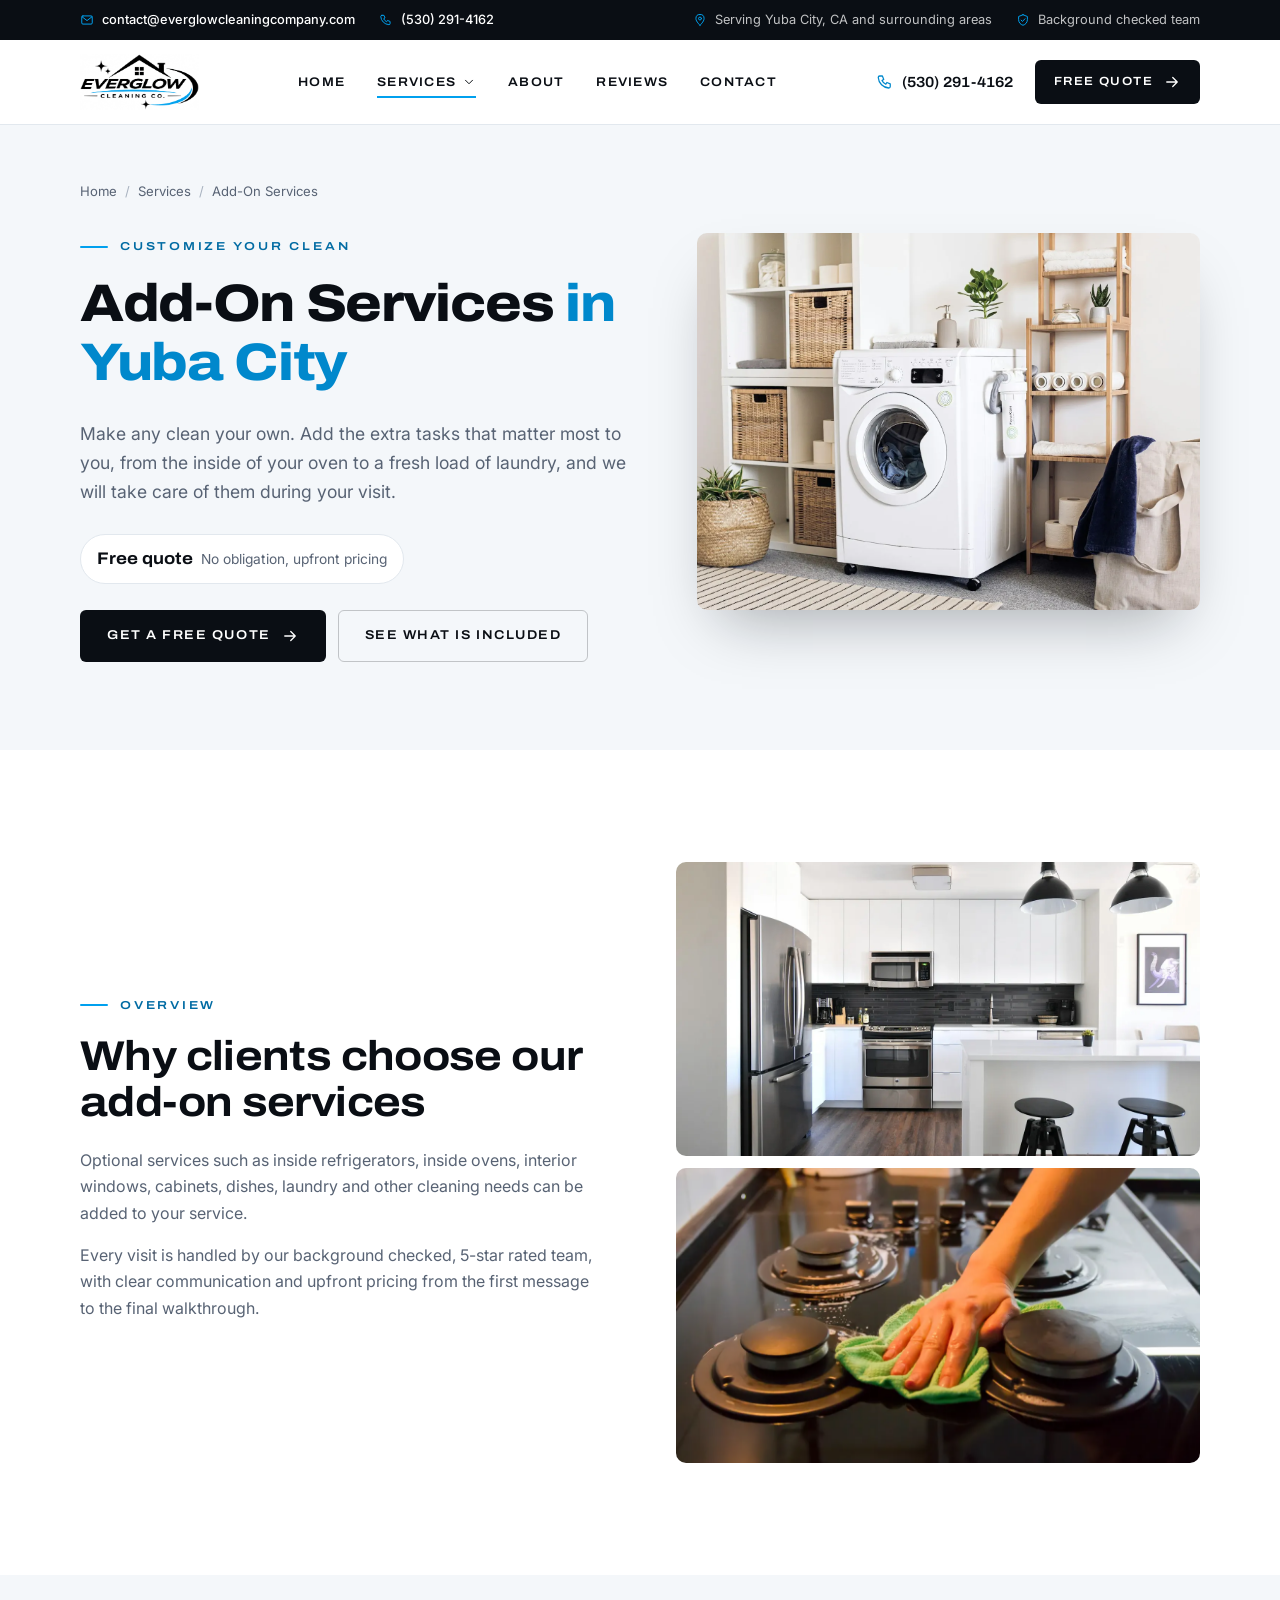
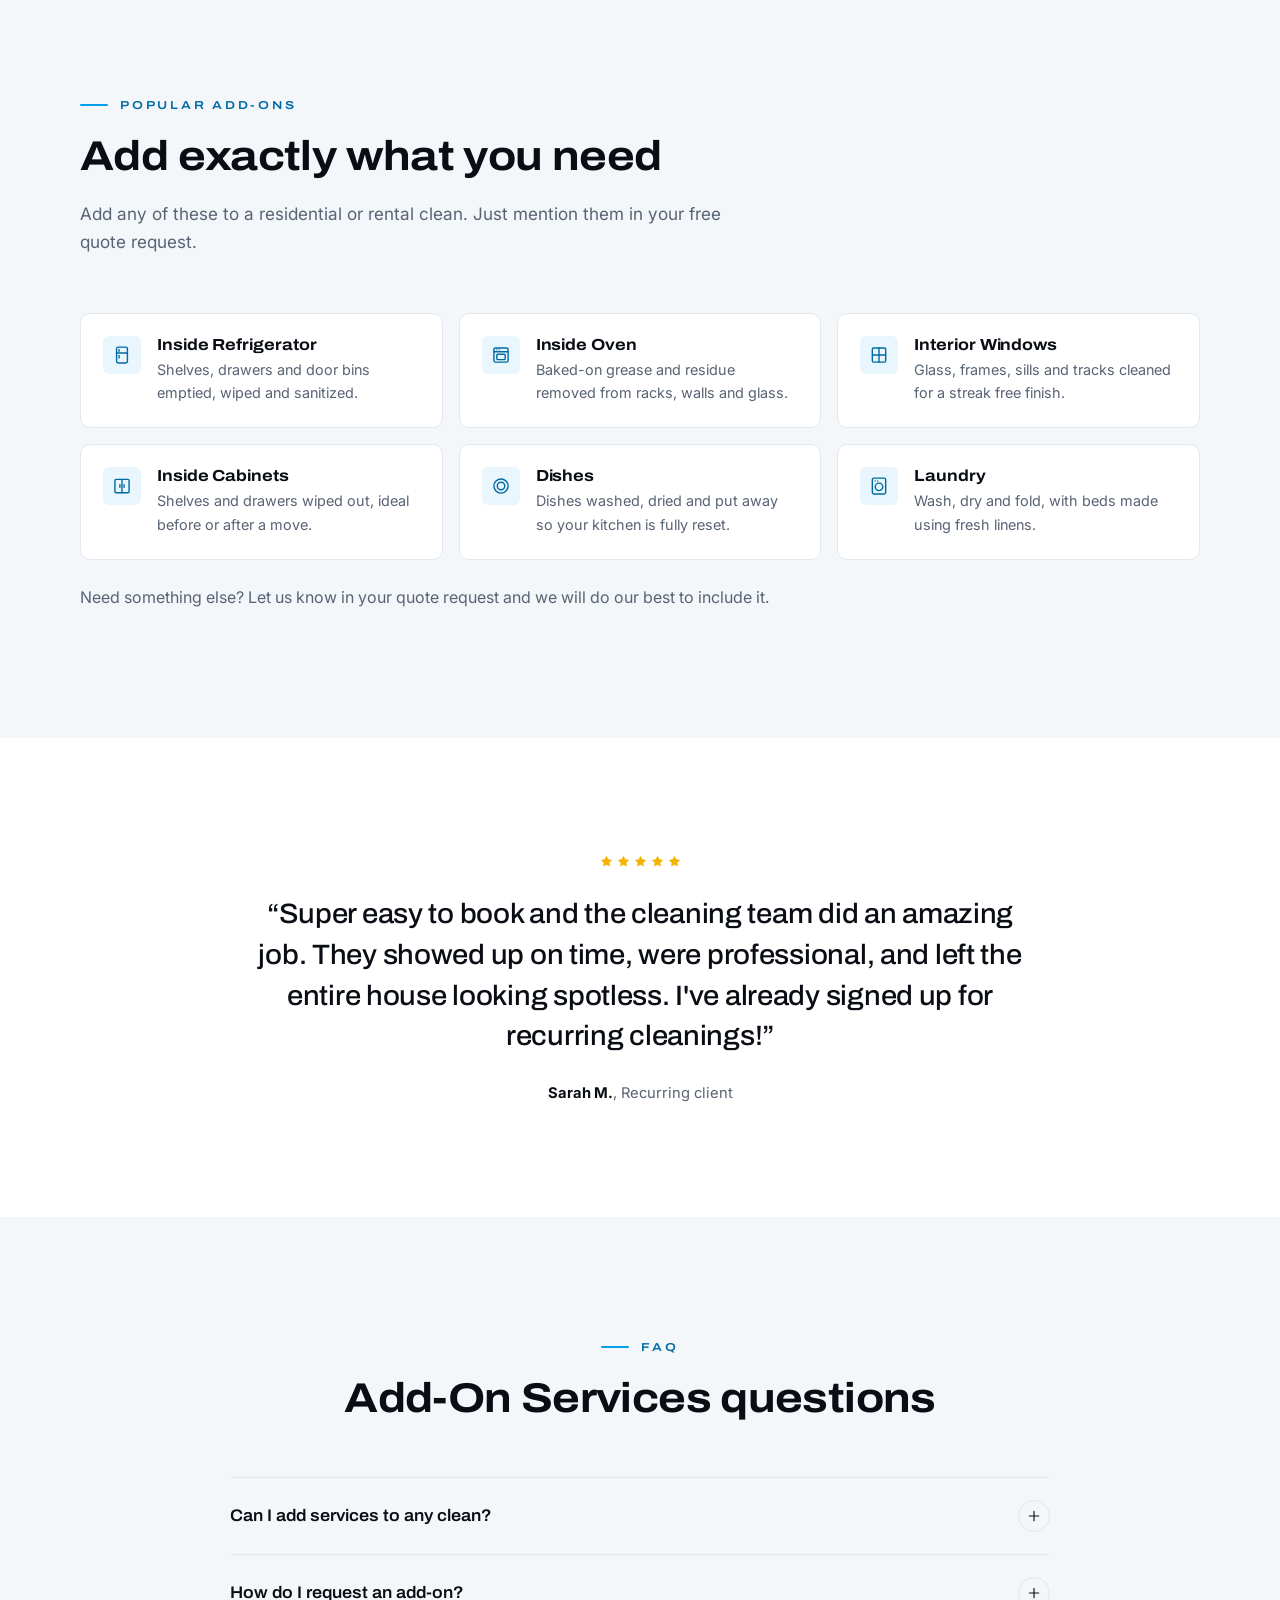
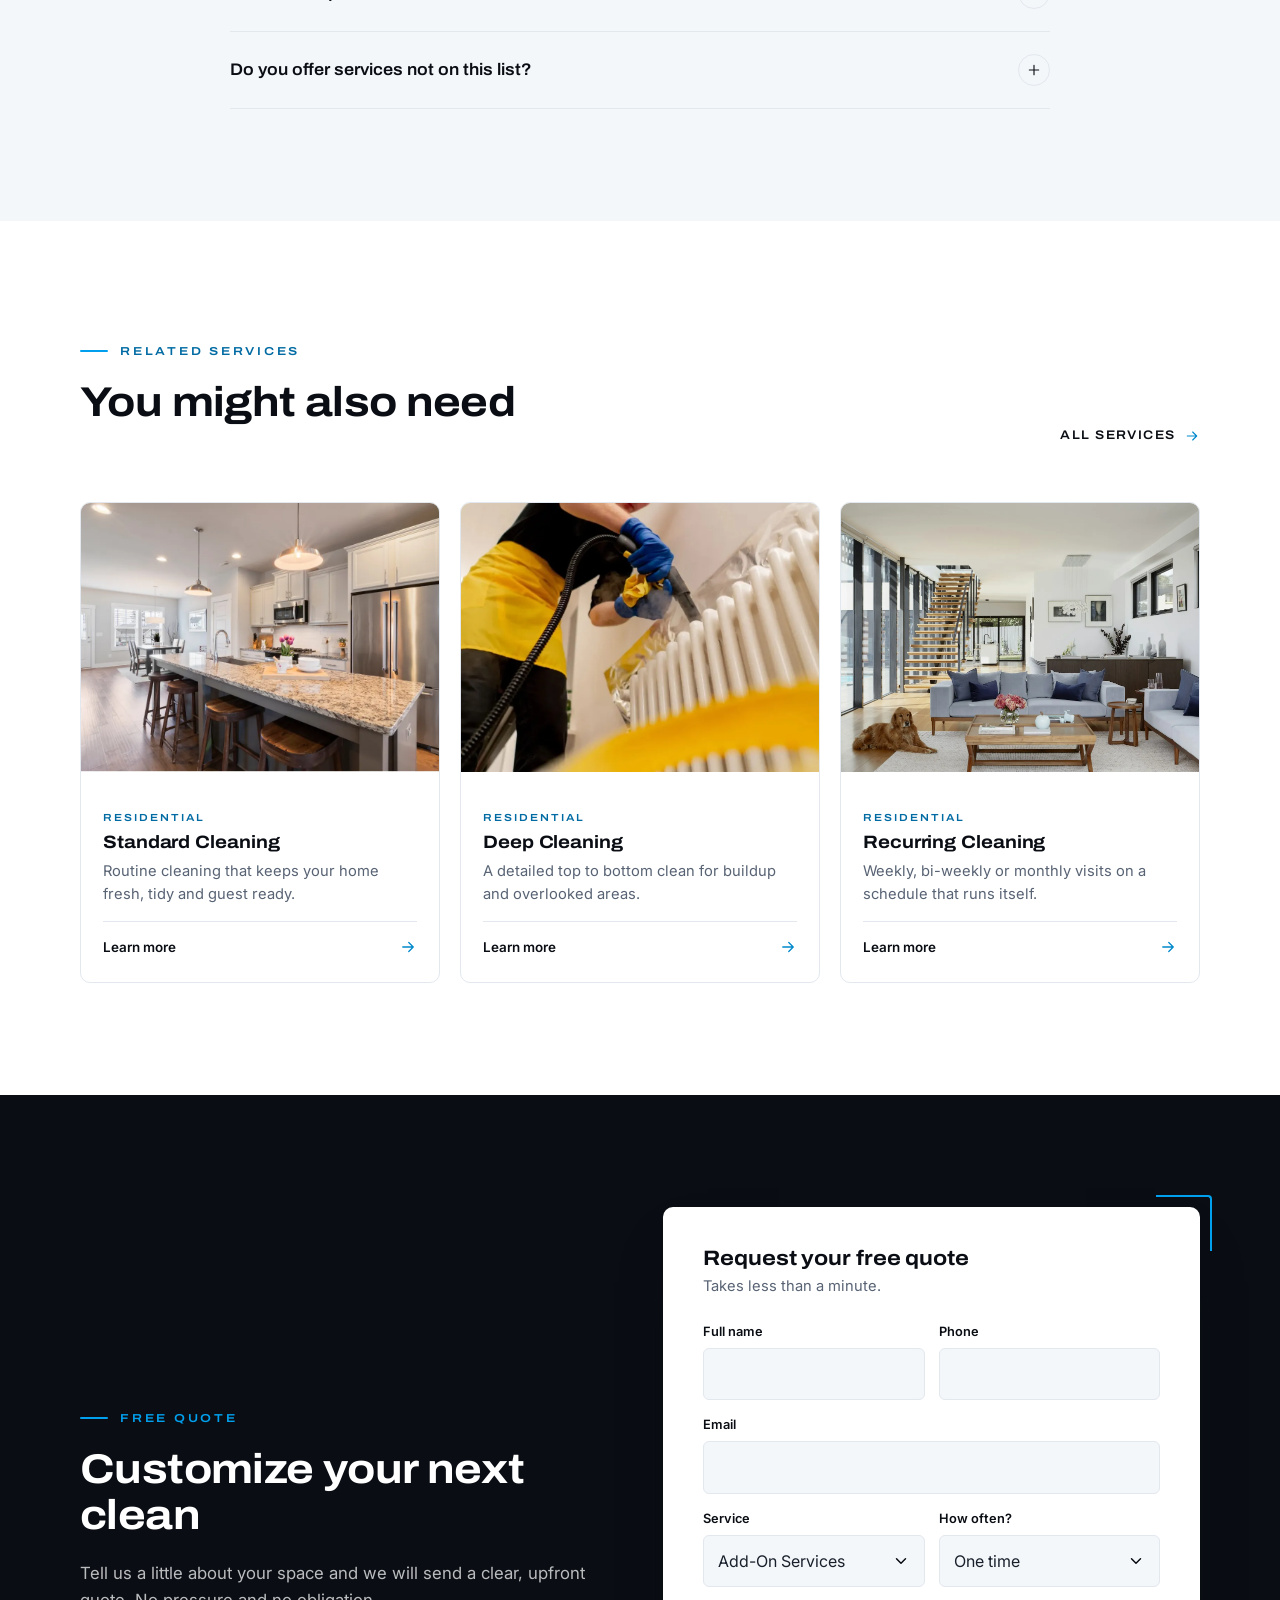
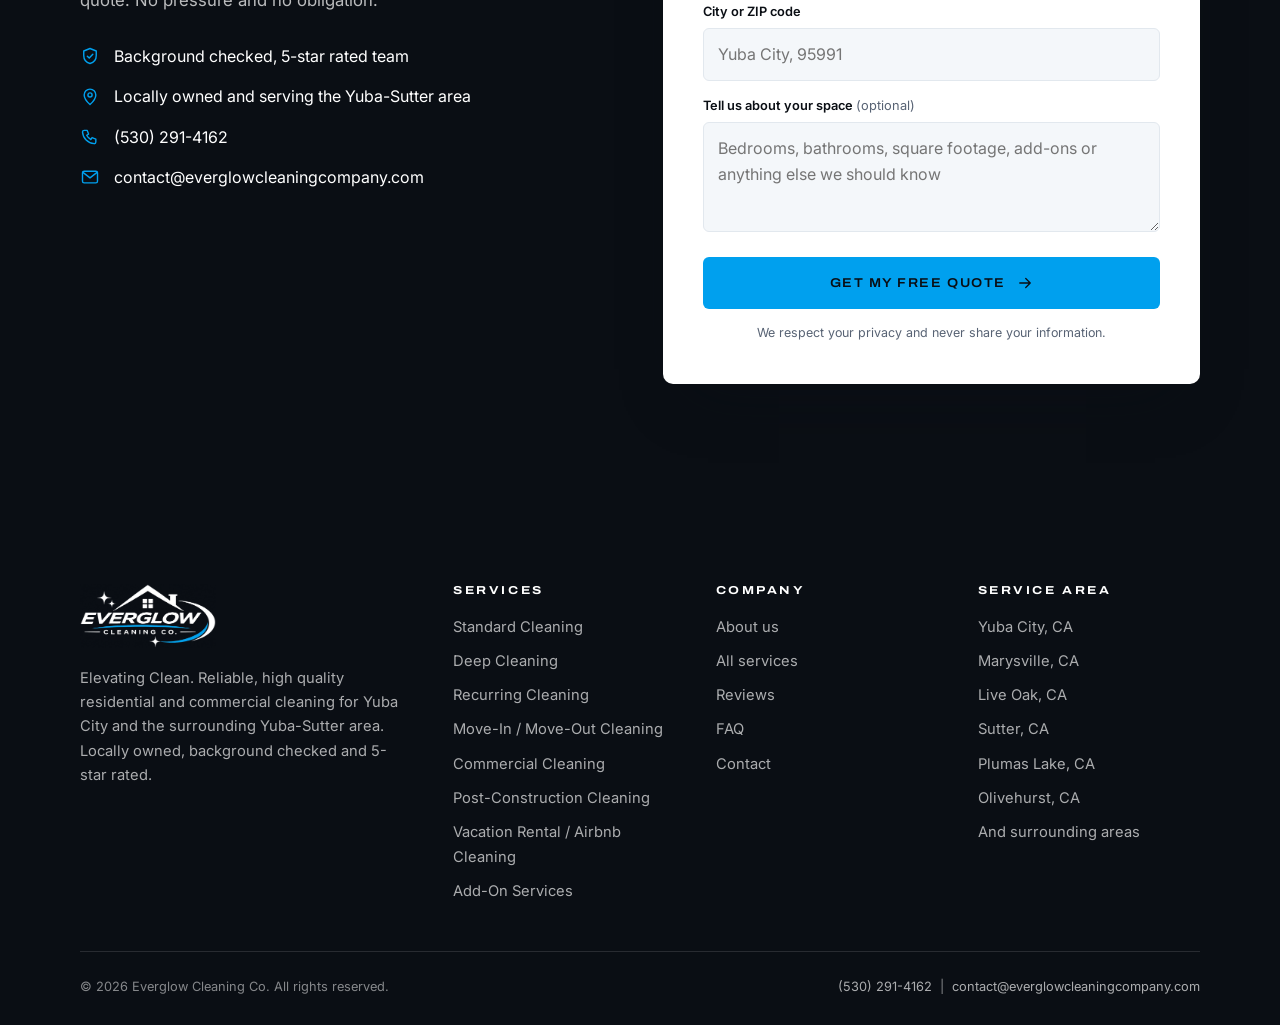
<file: services/add-on-services/index.html>
<!DOCTYPE html>
<html lang="en-US">
<head>
<meta charset="utf-8">
<meta name="viewport" content="width=device-width, initial-scale=1, viewport-fit=cover">
<title>Add-On Services in Yuba City, CA | Everglow Cleaning Co.</title>
<meta name="description" content="Optional services such as inside refrigerators, inside ovens, interior windows, cabinets, dishes, laundry and other cleaning needs can be added to your service. Serving Yuba City, Marysville and surrounding areas. Request a free quote.">
<meta name="robots" content="index, follow">
<link rel="canonical" href="https://everglowcleaningcompany.com/services/add-on-services/">
<meta name="author" content="Everglow Cleaning Co.">
<meta name="theme-color" content="#0a0e14">
<meta name="format-detection" content="telephone=no">
<meta name="geo.region" content="US-CA">
<meta name="geo.placename" content="Yuba City, California">
<meta name="geo.position" content="39.1404;-121.6169">
<meta name="ICBM" content="39.1404, -121.6169">
<meta property="og:type" content="website">
<meta property="og:site_name" content="Everglow Cleaning Co.">
<meta property="og:locale" content="en_US">
<meta property="og:title" content="Add-On Services in Yuba City, CA | Everglow Cleaning Co.">
<meta property="og:description" content="Optional services such as inside refrigerators, inside ovens, interior windows, cabinets, dishes, laundry and other cleaning needs can be added to your service. Serving Yuba City, Marysville and surrounding areas. Request a free quote.">
<meta property="og:url" content="https://everglowcleaningcompany.com/services/add-on-services/">
<meta property="og:image" content="https://everglowcleaningcompany.com/assets/og-image.jpg">
<meta property="og:image:alt" content="Everglow Cleaning Co. logo">
<meta name="twitter:card" content="summary_large_image">
<meta name="twitter:title" content="Add-On Services in Yuba City, CA | Everglow Cleaning Co.">
<meta name="twitter:description" content="Optional services such as inside refrigerators, inside ovens, interior windows, cabinets, dishes, laundry and other cleaning needs can be added to your service. Serving Yuba City, Marysville and surrounding areas. Request a free quote.">
<meta name="twitter:image" content="https://everglowcleaningcompany.com/assets/og-image.jpg">
<link rel="icon" href="../../assets/favicon.svg" type="image/svg+xml">
<link rel="icon" href="../../assets/favicon-32.png" sizes="32x32" type="image/png">
<link rel="alternate icon" href="../../assets/favicon.ico" sizes="any">
<link rel="apple-touch-icon" href="../../assets/apple-touch-icon.png">
<link rel="manifest" href="../../site.webmanifest">
<link rel="preconnect" href="https://fonts.googleapis.com">
<link rel="preconnect" href="https://fonts.gstatic.com" crossorigin>
<link rel="stylesheet" href="https://fonts.googleapis.com/css2?family=Archivo:wdth,wght@100..125,400..800&family=Inter:wght@400;500;600&display=swap">
<link rel="stylesheet" href="../../css/styles.css?v=5">
<script>document.documentElement.classList.add("js")</script>
<script type="application/ld+json">{"@context":"https://schema.org","@graph":[{"@type":"Service","name":"Add-On Services","serviceType":"Add-On Services","description":"Optional services such as inside refrigerators, inside ovens, interior windows, cabinets, dishes, laundry and other cleaning needs can be added to your service.","url":"https://everglowcleaningcompany.com/services/add-on-services/","image":"https://everglowcleaningcompany.com/assets/img/addon-hero.webp","provider":{"@id":"https://everglowcleaningcompany.com/#business"},"areaServed":[{"@type":"City","name":"Yuba City, CA"},{"@type":"City","name":"Marysville, CA"},{"@type":"City","name":"Live Oak, CA"},{"@type":"City","name":"Sutter, CA"},{"@type":"City","name":"Plumas Lake, CA"},{"@type":"City","name":"Olivehurst, CA"},{"@type":"City","name":"Linda, CA"},{"@type":"City","name":"Wheatland, CA"},{"@type":"City","name":"Gridley, CA"},{"@type":"City","name":"Biggs, CA"}]},{"@type":"FAQPage","mainEntity":[{"@type":"Question","name":"Can I add services to any clean?","acceptedAnswer":{"@type":"Answer","text":"Yes. Add-ons can be included with standard, deep, recurring, move-in or move-out and rental turnover cleans."}},{"@type":"Question","name":"How do I request an add-on?","acceptedAnswer":{"@type":"Answer","text":"Just mention the add-ons you would like when you request your quote, or let us know before your next visit."}},{"@type":"Question","name":"Do you offer services not on this list?","acceptedAnswer":{"@type":"Answer","text":"Often, yes. Tell us what you need and we will let you know if we can include it."}}]},{"@type":"BreadcrumbList","itemListElement":[{"@type":"ListItem","position":1,"name":"Home","item":"https://everglowcleaningcompany.com/"},{"@type":"ListItem","position":2,"name":"Services","item":"https://everglowcleaningcompany.com/services/"},{"@type":"ListItem","position":3,"name":"Add-On Services","item":"https://everglowcleaningcompany.com/services/add-on-services/"}]},{"@type":["HouseCleaningService","LocalBusiness"],"@id":"https://everglowcleaningcompany.com/#business","name":"Everglow Cleaning Co.","slogan":"Elevating Clean","url":"https://everglowcleaningcompany.com/","logo":"https://everglowcleaningcompany.com/assets/logo.png","image":"https://everglowcleaningcompany.com/assets/og-image.jpg","email":"contact@everglowcleaningcompany.com","telephone":"+15302914162","founder":{"@type":"Person","name":"Rigo Ramirez"},"priceRange":"$$","description":"Locally owned residential and commercial cleaning company serving Yuba City, CA and surrounding areas.","address":{"@type":"PostalAddress","addressLocality":"Yuba City","addressRegion":"CA","postalCode":"95991","addressCountry":"US"},"geo":{"@type":"GeoCoordinates","latitude":39.1404,"longitude":-121.6169},"areaServed":[{"@type":"City","name":"Yuba City, CA"},{"@type":"City","name":"Marysville, CA"},{"@type":"City","name":"Live Oak, CA"},{"@type":"City","name":"Sutter, CA"},{"@type":"City","name":"Plumas Lake, CA"},{"@type":"City","name":"Olivehurst, CA"},{"@type":"City","name":"Linda, CA"},{"@type":"City","name":"Wheatland, CA"},{"@type":"City","name":"Gridley, CA"},{"@type":"City","name":"Biggs, CA"}],"aggregateRating":{"@type":"AggregateRating","ratingValue":"5","reviewCount":"5","bestRating":"5"},"review":[{"@type":"Review","author":{"@type":"Person","name":"Sarah M."},"reviewRating":{"@type":"Rating","ratingValue":"5","bestRating":"5"},"reviewBody":"Super easy to book and the cleaning team did an amazing job. They showed up on time, were professional, and left the entire house looking spotless. I've already signed up for recurring cleanings!"},{"@type":"Review","author":{"@type":"Person","name":"Jessica R."},"reviewRating":{"@type":"Rating","ratingValue":"5","bestRating":"5"},"reviewBody":"I've tried a few cleaning companies before and this has easily been the best experience. Communication was great, pricing was straightforward, and my home looked incredible afterward."},{"@type":"Review","author":{"@type":"Person","name":"Michael T."},"reviewRating":{"@type":"Rating","ratingValue":"5","bestRating":"5"},"reviewBody":"We booked a deep clean and were extremely impressed. They paid attention to the little details and got areas cleaner than we expected. Definitely using them again."},{"@type":"Review","author":{"@type":"Person","name":"Amanda L."},"reviewRating":{"@type":"Rating","ratingValue":"5","bestRating":"5"},"reviewBody":"Having them come every two weeks has been a lifesaver. They're reliable, consistent, and it's so nice coming home to a clean house without having to worry about it."},{"@type":"Review","author":{"@type":"Person","name":"David K."},"reviewRating":{"@type":"Rating","ratingValue":"5","bestRating":"5"},"reviewBody":"Great experience from start to finish. Booking was simple, they kept me updated, and the cleaners did a fantastic job. Professional, dependable, and absolutely worth it."}],"hasOfferCatalog":{"@type":"OfferCatalog","name":"Cleaning services","itemListElement":[{"@type":"Offer","itemOffered":{"@type":"Service","name":"Standard Cleaning","url":"https://everglowcleaningcompany.com/services/standard-cleaning/"}},{"@type":"Offer","itemOffered":{"@type":"Service","name":"Deep Cleaning","url":"https://everglowcleaningcompany.com/services/deep-cleaning/"}},{"@type":"Offer","itemOffered":{"@type":"Service","name":"Recurring Cleaning","url":"https://everglowcleaningcompany.com/services/recurring-cleaning/"}},{"@type":"Offer","itemOffered":{"@type":"Service","name":"Move-In / Move-Out Cleaning","url":"https://everglowcleaningcompany.com/services/move-in-move-out-cleaning/"}},{"@type":"Offer","itemOffered":{"@type":"Service","name":"Commercial Cleaning","url":"https://everglowcleaningcompany.com/services/commercial-cleaning/"}},{"@type":"Offer","itemOffered":{"@type":"Service","name":"Post-Construction Cleaning","url":"https://everglowcleaningcompany.com/services/post-construction-cleaning/"}},{"@type":"Offer","itemOffered":{"@type":"Service","name":"Vacation Rental / Airbnb Cleaning","url":"https://everglowcleaningcompany.com/services/vacation-rental-airbnb-cleaning/"}},{"@type":"Offer","itemOffered":{"@type":"Service","name":"Add-On Services","url":"https://everglowcleaningcompany.com/services/add-on-services/"}}]}}]}</script>
</head>
<body>
<a class="skip-link" href="#main">Skip to content</a>
<div class="topbar"><div class="container">
<ul><li><svg viewBox="0 0 24 24" fill="none" stroke="currentColor" stroke-width="1.7" stroke-linecap="round" stroke-linejoin="round" aria-hidden="true"><rect x="3" y="5" width="18" height="14" rx="2"/><path d="m3.5 6.5 8.5 6.5 8.5-6.5"/></svg><a href="mailto:contact@everglowcleaningcompany.com">contact@everglowcleaningcompany.com</a></li><li class="topbar__phone"><svg viewBox="0 0 24 24" fill="none" stroke="currentColor" stroke-width="1.7" stroke-linecap="round" stroke-linejoin="round" aria-hidden="true"><path d="M5 4h3.5l1.8 4.5-2.3 1.4a11 11 0 0 0 5.1 5.1l1.4-2.3L19 14.5V18a2 2 0 0 1-2 2A15 15 0 0 1 3 6a2 2 0 0 1 2-2Z"/></svg><a href="tel:+15302914162">(530) 291-4162</a></li></ul>
<ul><li class="topbar__extra"><svg viewBox="0 0 24 24" fill="none" stroke="currentColor" stroke-width="1.7" stroke-linecap="round" stroke-linejoin="round" aria-hidden="true"><path d="M12 21s-7-6.2-7-11.5a7 7 0 1 1 14 0C19 14.8 12 21 12 21Z"/><circle cx="12" cy="9.5" r="2.5"/></svg>Serving Yuba City, CA and surrounding areas</li><li class="topbar__extra"><svg viewBox="0 0 24 24" fill="none" stroke="currentColor" stroke-width="1.7" stroke-linecap="round" stroke-linejoin="round" aria-hidden="true"><path d="M12 3 4.5 6v5.5c0 4.6 3.2 8.4 7.5 9.5 4.3-1.1 7.5-4.9 7.5-9.5V6L12 3Z"/><path d="m8.8 12.2 2.3 2.3 4.3-4.6"/></svg>Background checked team</li></ul>
</div></div>
<header class="site-header">
<div class="container">
<a class="brand" href="../../" aria-label="Everglow Cleaning Co. home"><img src="../../assets/logo.webp" alt="Everglow Cleaning Co." width="720" height="338"></a>
<nav class="nav" aria-label="Main">
<ul class="nav__list">
<li><a class="nav__link" href="../../">Home</a></li>
<li class="has-menu"><a class="nav__link" href="../../services/" aria-haspopup="true" aria-expanded="false" aria-current="page">Services <svg viewBox="0 0 24 24" fill="none" stroke="currentColor" stroke-width="1.7" stroke-linecap="round" stroke-linejoin="round" aria-hidden="true"><path d="m6 9 6 6 6-6"/></svg></a>
<div class="mega" role="menu"><div class="mega__grid"><a class="mega__item" href="../../services/standard-cleaning/"><span class="mega__icon"><svg viewBox="0 0 24 24" fill="none" stroke="currentColor" stroke-width="1.7" stroke-linecap="round" stroke-linejoin="round" aria-hidden="true"><path d="M3.5 11 12 4l8.5 7"/><path d="M5.5 9.5V20h13V9.5"/><path d="M10 20v-5h4v5"/></svg></span><span><strong>Standard Cleaning</strong><span>Routine cleaning that keeps your home fresh, tidy and guest ready.</span></span></a><a class="mega__item" href="../../services/deep-cleaning/"><span class="mega__icon"><svg viewBox="0 0 24 24" fill="none" stroke="currentColor" stroke-width="1.7" stroke-linecap="round" stroke-linejoin="round" aria-hidden="true"><path d="M12 3c.6 4.6 2.9 6.9 7.5 7.5-4.6.6-6.9 2.9-7.5 7.5-.6-4.6-2.9-6.9-7.5-7.5C9.1 9.9 11.4 7.6 12 3Z"/><path d="M19 15.5c.3 1.9 1.1 2.7 3 3-1.9.3-2.7 1.1-3 3-.3-1.9-1.1-2.7-3-3 1.9-.3 2.7-1.1 3-3Z"/></svg></span><span><strong>Deep Cleaning</strong><span>A detailed top to bottom clean for buildup and overlooked areas.</span></span></a><a class="mega__item" href="../../services/recurring-cleaning/"><span class="mega__icon"><svg viewBox="0 0 24 24" fill="none" stroke="currentColor" stroke-width="1.7" stroke-linecap="round" stroke-linejoin="round" aria-hidden="true"><path d="M17 2.5 20.5 6 17 9.5"/><path d="M3.5 11V9.5A3.5 3.5 0 0 1 7 6h13.5"/><path d="M7 21.5 3.5 18 7 14.5"/><path d="M20.5 13v1.5A3.5 3.5 0 0 1 17 18H3.5"/></svg></span><span><strong>Recurring Cleaning</strong><span>Weekly, bi-weekly or monthly visits on a schedule that runs itself.</span></span></a><a class="mega__item" href="../../services/move-in-move-out-cleaning/"><span class="mega__icon"><svg viewBox="0 0 24 24" fill="none" stroke="currentColor" stroke-width="1.7" stroke-linecap="round" stroke-linejoin="round" aria-hidden="true"><path d="M3.5 7.5 12 3l8.5 4.5v9L12 21l-8.5-4.5v-9Z"/><path d="M3.5 7.5 12 12l8.5-4.5M12 12v9"/></svg></span><span><strong>Move-In / Move-Out Cleaning</strong><span>A thorough clean that gets empty homes ready for what is next.</span></span></a><a class="mega__item" href="../../services/commercial-cleaning/"><span class="mega__icon"><svg viewBox="0 0 24 24" fill="none" stroke="currentColor" stroke-width="1.7" stroke-linecap="round" stroke-linejoin="round" aria-hidden="true"><rect x="4.5" y="3" width="15" height="18" rx="1.5"/><path d="M9 7h1.5M13.5 7H15M9 11h1.5M13.5 11H15M9 15h1.5M13.5 15H15M10.5 21v-3h3v3"/></svg></span><span><strong>Commercial Cleaning</strong><span>Custom cleaning plans for offices, retail and commercial spaces.</span></span></a><a class="mega__item" href="../../services/post-construction-cleaning/"><span class="mega__icon"><svg viewBox="0 0 24 24" fill="none" stroke="currentColor" stroke-width="1.7" stroke-linecap="round" stroke-linejoin="round" aria-hidden="true"><path d="m14 6 4 4"/><path d="M11.5 8.5 4 16a1.9 1.9 0 0 0 2.7 2.7l7.5-7.5"/><path d="M12.5 4.5 15 2l7 7-2.5 2.5"/><path d="m12.5 4.5 7 7"/></svg></span><span><strong>Post-Construction Cleaning</strong><span>Dust, debris and residue removed so new spaces are ready to use.</span></span></a><a class="mega__item" href="../../services/vacation-rental-airbnb-cleaning/"><span class="mega__icon"><svg viewBox="0 0 24 24" fill="none" stroke="currentColor" stroke-width="1.7" stroke-linecap="round" stroke-linejoin="round" aria-hidden="true"><circle cx="8" cy="15" r="4.5"/><path d="m11.2 11.8 9.3-9.3M17 6l3 3M14.5 8.5l2.5 2.5"/></svg></span><span><strong>Vacation Rental / Airbnb Cleaning</strong><span>Reliable turnovers that keep your rental ready for five star stays.</span></span></a><a class="mega__item" href="../../services/add-on-services/"><span class="mega__icon"><svg viewBox="0 0 24 24" fill="none" stroke="currentColor" stroke-width="1.7" stroke-linecap="round" stroke-linejoin="round" aria-hidden="true"><rect x="3.5" y="3.5" width="17" height="17" rx="3"/><path d="M12 8v8M8 12h8"/></svg></span><span><strong>Add-On Services</strong><span>Fridges, ovens, windows, laundry and more, added to any clean.</span></span></a></div>
<div class="mega__foot"><span>Not sure which clean you need?</span><a class="text-link" href="../../contact/">Ask us <svg viewBox="0 0 24 24" fill="none" stroke="currentColor" stroke-width="1.7" stroke-linecap="round" stroke-linejoin="round" aria-hidden="true"><path d="M5 12h14M13 6l6 6-6 6"/></svg></a></div></div></li>
<li><a class="nav__link" href="../../about/">About</a></li>
<li><a class="nav__link" href="../../#reviews">Reviews</a></li>
<li><a class="nav__link" href="../../contact/">Contact</a></li>
</ul>
</nav>
<div class="header-actions"><a class="header-phone" href="tel:+15302914162"><svg viewBox="0 0 24 24" fill="none" stroke="currentColor" stroke-width="1.7" stroke-linecap="round" stroke-linejoin="round" aria-hidden="true"><path d="M5 4h3.5l1.8 4.5-2.3 1.4a11 11 0 0 0 5.1 5.1l1.4-2.3L19 14.5V18a2 2 0 0 1-2 2A15 15 0 0 1 3 6a2 2 0 0 1 2-2Z"/></svg><span>(530) 291-4162</span></a><a class="btn btn--primary btn--sm header-cta" href="../../contact/">Free Quote <svg viewBox="0 0 24 24" fill="none" stroke="currentColor" stroke-width="1.7" stroke-linecap="round" stroke-linejoin="round" aria-hidden="true"><path d="M5 12h14M13 6l6 6-6 6"/></svg></a></div>
<button class="menu-toggle" type="button" aria-label="Open menu" aria-expanded="false" aria-controls="mobile-menu"><span class="icon-menu"><svg viewBox="0 0 24 24" fill="none" stroke="currentColor" stroke-width="1.7" stroke-linecap="round" stroke-linejoin="round" aria-hidden="true"><path d="M4 7h16M4 12h16M4 17h16"/></svg></span><span class="icon-close"><svg viewBox="0 0 24 24" fill="none" stroke="currentColor" stroke-width="1.7" stroke-linecap="round" stroke-linejoin="round" aria-hidden="true"><path d="M6 6l12 12M18 6 6 18"/></svg></span></button>
</div>
</header>
<div class="mobile-menu" id="mobile-menu">
<ul>
<li><a href="../../">Home<svg viewBox="0 0 24 24" fill="none" stroke="currentColor" stroke-width="1.7" stroke-linecap="round" stroke-linejoin="round" aria-hidden="true"><path d="M5 12h14M13 6l6 6-6 6"/></svg></a></li>
<li><a href="../../about/">About<svg viewBox="0 0 24 24" fill="none" stroke="currentColor" stroke-width="1.7" stroke-linecap="round" stroke-linejoin="round" aria-hidden="true"><path d="M5 12h14M13 6l6 6-6 6"/></svg></a></li>
<li><a href="../../#reviews">Reviews<svg viewBox="0 0 24 24" fill="none" stroke="currentColor" stroke-width="1.7" stroke-linecap="round" stroke-linejoin="round" aria-hidden="true"><path d="M5 12h14M13 6l6 6-6 6"/></svg></a></li>
<li><a href="../../contact/">Contact<svg viewBox="0 0 24 24" fill="none" stroke="currentColor" stroke-width="1.7" stroke-linecap="round" stroke-linejoin="round" aria-hidden="true"><path d="M5 12h14M13 6l6 6-6 6"/></svg></a></li>
</ul>
<p class="mobile-menu__label">Services</p>
<ul><li><a href="../../services/standard-cleaning/">Standard Cleaning<svg viewBox="0 0 24 24" fill="none" stroke="currentColor" stroke-width="1.7" stroke-linecap="round" stroke-linejoin="round" aria-hidden="true"><path d="M5 12h14M13 6l6 6-6 6"/></svg></a></li><li><a href="../../services/deep-cleaning/">Deep Cleaning<svg viewBox="0 0 24 24" fill="none" stroke="currentColor" stroke-width="1.7" stroke-linecap="round" stroke-linejoin="round" aria-hidden="true"><path d="M5 12h14M13 6l6 6-6 6"/></svg></a></li><li><a href="../../services/recurring-cleaning/">Recurring Cleaning<svg viewBox="0 0 24 24" fill="none" stroke="currentColor" stroke-width="1.7" stroke-linecap="round" stroke-linejoin="round" aria-hidden="true"><path d="M5 12h14M13 6l6 6-6 6"/></svg></a></li><li><a href="../../services/move-in-move-out-cleaning/">Move-In / Move-Out Cleaning<svg viewBox="0 0 24 24" fill="none" stroke="currentColor" stroke-width="1.7" stroke-linecap="round" stroke-linejoin="round" aria-hidden="true"><path d="M5 12h14M13 6l6 6-6 6"/></svg></a></li><li><a href="../../services/commercial-cleaning/">Commercial Cleaning<svg viewBox="0 0 24 24" fill="none" stroke="currentColor" stroke-width="1.7" stroke-linecap="round" stroke-linejoin="round" aria-hidden="true"><path d="M5 12h14M13 6l6 6-6 6"/></svg></a></li><li><a href="../../services/post-construction-cleaning/">Post-Construction Cleaning<svg viewBox="0 0 24 24" fill="none" stroke="currentColor" stroke-width="1.7" stroke-linecap="round" stroke-linejoin="round" aria-hidden="true"><path d="M5 12h14M13 6l6 6-6 6"/></svg></a></li><li><a href="../../services/vacation-rental-airbnb-cleaning/">Vacation Rental / Airbnb Cleaning<svg viewBox="0 0 24 24" fill="none" stroke="currentColor" stroke-width="1.7" stroke-linecap="round" stroke-linejoin="round" aria-hidden="true"><path d="M5 12h14M13 6l6 6-6 6"/></svg></a></li><li><a href="../../services/add-on-services/">Add-On Services<svg viewBox="0 0 24 24" fill="none" stroke="currentColor" stroke-width="1.7" stroke-linecap="round" stroke-linejoin="round" aria-hidden="true"><path d="M5 12h14M13 6l6 6-6 6"/></svg></a></li></ul>
<a class="btn btn--primary btn--block" href="../../contact/">Get a Free Quote <svg viewBox="0 0 24 24" fill="none" stroke="currentColor" stroke-width="1.7" stroke-linecap="round" stroke-linejoin="round" aria-hidden="true"><path d="M5 12h14M13 6l6 6-6 6"/></svg></a>
<a class="btn btn--outline btn--block" style="margin-top:12px" href="tel:+15302914162"><svg viewBox="0 0 24 24" fill="none" stroke="currentColor" stroke-width="1.7" stroke-linecap="round" stroke-linejoin="round" aria-hidden="true"><path d="M5 4h3.5l1.8 4.5-2.3 1.4a11 11 0 0 0 5.1 5.1l1.4-2.3L19 14.5V18a2 2 0 0 1-2 2A15 15 0 0 1 3 6a2 2 0 0 1 2-2Z"/></svg> Call (530) 291-4162</a>
</div>

<main id="main">
<section class="page-hero">
<div class="container">
<div>
<ol class="breadcrumb"><li><a href="../../">Home</a></li><li><a href="../../services/">Services</a></li><li aria-current="page">Add-On Services</li></ol>
<span class="eyebrow">Customize your clean</span>
<h1>Add-On Services <span class="hl">in Yuba City</span></h1>
<p class="page-hero__lead">Make any clean your own. Add the extra tasks that matter most to you, from the inside of your oven to a fresh load of laundry, and we will take care of them during your visit.</p>
<div class="price-chip"><strong>Free quote</strong> No obligation, upfront pricing</div>
<div class="btn-row">
<a class="btn btn--primary" href="../../contact/?service=Add-On%20Services">Get a Free Quote <svg viewBox="0 0 24 24" fill="none" stroke="currentColor" stroke-width="1.7" stroke-linecap="round" stroke-linejoin="round" aria-hidden="true"><path d="M5 12h14M13 6l6 6-6 6"/></svg></a>
<a class="btn btn--outline" href="#included">See what is included</a>
</div>
</div>
<div class="page-hero__img"><img src="../../assets/img/addon-hero.webp" alt="Neat laundry room with a front loading washer and folded towels" width="1200" height="900" fetchpriority="high"></div>
</div>
</section>

<section class="section" id="overview">
<div class="container split">
<div class="reveal">
<span class="eyebrow">Overview</span>
<h2>Why clients choose our add-on services</h2>
<p>Optional services such as inside refrigerators, inside ovens, interior windows, cabinets, dishes, laundry and other cleaning needs can be added to your service.</p>
<p>Every visit is handled by our background checked, 5-star rated team, with clear communication and upfront pricing from the first message to the final walkthrough.</p>

</div>
<div class="gallery reveal"><img src="../../assets/img/addon-kitchen.webp" alt="Clean kitchen with spotless refrigerator and oven" width="800" height="600" loading="lazy" decoding="async"><img src="../../assets/img/stovetop.webp" alt="Stovetop being wiped down during an oven add-on" width="800" height="600" loading="lazy" decoding="async"></div>
</div>
</section>
<div id="included"></div>
<section class="section section--mist">
<div class="container">
<div class="section-head"><span class="eyebrow">Popular add-ons</span><h2>Add exactly what you need</h2><p>Add any of these to a residential or rental clean. Just mention them in your free quote request.</p></div>
<div class="addons"><div class="addon reveal"><span class="mega__icon"><svg viewBox="0 0 24 24" fill="none" stroke="currentColor" stroke-width="1.7" stroke-linecap="round" stroke-linejoin="round" aria-hidden="true"><rect x="5.5" y="2.5" width="13" height="19" rx="2"/><path d="M5.5 9.5h13M8.5 5.5v2M8.5 12.5v3"/></svg></span><div><h3>Inside Refrigerator</h3><p>Shelves, drawers and door bins emptied, wiped and sanitized.</p></div></div><div class="addon reveal"><span class="mega__icon"><svg viewBox="0 0 24 24" fill="none" stroke="currentColor" stroke-width="1.7" stroke-linecap="round" stroke-linejoin="round" aria-hidden="true"><rect x="3.5" y="3.5" width="17" height="17" rx="2"/><path d="M3.5 8h17"/><rect x="7" y="11" width="10" height="6.5" rx="1"/><path d="M7 5.8h.01M10 5.8h.01"/></svg></span><div><h3>Inside Oven</h3><p>Baked-on grease and residue removed from racks, walls and glass.</p></div></div><div class="addon reveal"><span class="mega__icon"><svg viewBox="0 0 24 24" fill="none" stroke="currentColor" stroke-width="1.7" stroke-linecap="round" stroke-linejoin="round" aria-hidden="true"><rect x="4" y="3.5" width="16" height="17" rx="1.5"/><path d="M12 3.5v17M4 12h16"/></svg></span><div><h3>Interior Windows</h3><p>Glass, frames, sills and tracks cleaned for a streak free finish.</p></div></div><div class="addon reveal"><span class="mega__icon"><svg viewBox="0 0 24 24" fill="none" stroke="currentColor" stroke-width="1.7" stroke-linecap="round" stroke-linejoin="round" aria-hidden="true"><rect x="3.5" y="4" width="17" height="16" rx="1.5"/><path d="M12 4v16M9.5 10.5v3M14.5 10.5v3"/></svg></span><div><h3>Inside Cabinets</h3><p>Shelves and drawers wiped out, ideal before or after a move.</p></div></div><div class="addon reveal"><span class="mega__icon"><svg viewBox="0 0 24 24" fill="none" stroke="currentColor" stroke-width="1.7" stroke-linecap="round" stroke-linejoin="round" aria-hidden="true"><circle cx="12" cy="12" r="8.5"/><circle cx="12" cy="12" r="4.5"/></svg></span><div><h3>Dishes</h3><p>Dishes washed, dried and put away so your kitchen is fully reset.</p></div></div><div class="addon reveal"><span class="mega__icon"><svg viewBox="0 0 24 24" fill="none" stroke="currentColor" stroke-width="1.7" stroke-linecap="round" stroke-linejoin="round" aria-hidden="true"><rect x="4" y="2.5" width="16" height="19" rx="2"/><circle cx="12" cy="13" r="4.5"/><path d="M7.5 6h.01M10.5 6h.01"/></svg></span><div><h3>Laundry</h3><p>Wash, dry and fold, with beds made using fresh linens.</p></div></div></div>
<p style="margin-top:24px;color:var(--muted)">Need something else? Let us know in your quote request and we will do our best to include it.</p>
</div></section>

<section class="section">
<div class="container quote-feature reveal">
<span class="stars" aria-label="5 out of 5 stars"><svg viewBox="0 0 24 24" fill="currentColor" aria-hidden="true"><path d="m12 2.8 2.8 5.7 6.3.9-4.6 4.4 1.1 6.3L12 17.2l-5.6 2.9 1.1-6.3L2.9 9.4l6.3-.9L12 2.8Z"/></svg><svg viewBox="0 0 24 24" fill="currentColor" aria-hidden="true"><path d="m12 2.8 2.8 5.7 6.3.9-4.6 4.4 1.1 6.3L12 17.2l-5.6 2.9 1.1-6.3L2.9 9.4l6.3-.9L12 2.8Z"/></svg><svg viewBox="0 0 24 24" fill="currentColor" aria-hidden="true"><path d="m12 2.8 2.8 5.7 6.3.9-4.6 4.4 1.1 6.3L12 17.2l-5.6 2.9 1.1-6.3L2.9 9.4l6.3-.9L12 2.8Z"/></svg><svg viewBox="0 0 24 24" fill="currentColor" aria-hidden="true"><path d="m12 2.8 2.8 5.7 6.3.9-4.6 4.4 1.1 6.3L12 17.2l-5.6 2.9 1.1-6.3L2.9 9.4l6.3-.9L12 2.8Z"/></svg><svg viewBox="0 0 24 24" fill="currentColor" aria-hidden="true"><path d="m12 2.8 2.8 5.7 6.3.9-4.6 4.4 1.1 6.3L12 17.2l-5.6 2.9 1.1-6.3L2.9 9.4l6.3-.9L12 2.8Z"/></svg></span>
<blockquote>&ldquo;Super easy to book and the cleaning team did an amazing job. They showed up on time, were professional, and left the entire house looking spotless. I&#x27;ve already signed up for recurring cleanings!&rdquo;</blockquote>
<cite><strong>Sarah M.</strong>, Recurring client</cite>
</div>
</section>

<section class="section section--mist">
<div class="container">
<div class="section-head section-head--center"><span class="eyebrow">FAQ</span><h2>Add-On Services questions</h2></div>
<div class="faq"><details><summary>Can I add services to any clean?<span class="faq__icon"><svg viewBox="0 0 24 24" fill="none" stroke="currentColor" stroke-width="1.7" stroke-linecap="round" stroke-linejoin="round" aria-hidden="true"><path d="M12 5v14M5 12h14"/></svg></span></summary><p>Yes. Add-ons can be included with standard, deep, recurring, move-in or move-out and rental turnover cleans.</p></details><details><summary>How do I request an add-on?<span class="faq__icon"><svg viewBox="0 0 24 24" fill="none" stroke="currentColor" stroke-width="1.7" stroke-linecap="round" stroke-linejoin="round" aria-hidden="true"><path d="M12 5v14M5 12h14"/></svg></span></summary><p>Just mention the add-ons you would like when you request your quote, or let us know before your next visit.</p></details><details><summary>Do you offer services not on this list?<span class="faq__icon"><svg viewBox="0 0 24 24" fill="none" stroke="currentColor" stroke-width="1.7" stroke-linecap="round" stroke-linejoin="round" aria-hidden="true"><path d="M12 5v14M5 12h14"/></svg></span></summary><p>Often, yes. Tell us what you need and we will let you know if we can include it.</p></details></div>
</div>
</section>

<section class="section">
<div class="container">
<div class="section-head section-head--split"><div><span class="eyebrow">Related services</span><h2>You might also need</h2></div><a class="text-link" href="../../services/">All services <svg viewBox="0 0 24 24" fill="none" stroke="currentColor" stroke-width="1.7" stroke-linecap="round" stroke-linejoin="round" aria-hidden="true"><path d="M5 12h14M13 6l6 6-6 6"/></svg></a></div>
<div class="svc-grid svc-grid--3"><a class="svc-card reveal" href="../../services/standard-cleaning/">
<div class="svc-card__img"><img src="../../assets/img/standard-hero.webp" alt="Bright, freshly cleaned kitchen with polished counters and stainless appliances" width="600" height="450" loading="lazy" decoding="async"></div>
<div class="svc-card__body">
<span class="svc-card__tag">Residential</span>
<h3>Standard Cleaning</h3>
<p>Routine cleaning that keeps your home fresh, tidy and guest ready.</p>
<div class="svc-card__meta"><span><strong>Learn more</strong></span><svg viewBox="0 0 24 24" fill="none" stroke="currentColor" stroke-width="1.7" stroke-linecap="round" stroke-linejoin="round" aria-hidden="true"><path d="M5 12h14M13 6l6 6-6 6"/></svg></div>
</div>
</a><a class="svc-card reveal" href="../../services/deep-cleaning/">
<div class="svc-card__img"><img src="../../assets/img/deep-hero.webp" alt="Cleaner steam cleaning a radiator during a detailed deep clean" width="600" height="450" loading="lazy" decoding="async"></div>
<div class="svc-card__body">
<span class="svc-card__tag">Residential</span>
<h3>Deep Cleaning</h3>
<p>A detailed top to bottom clean for buildup and overlooked areas.</p>
<div class="svc-card__meta"><span><strong>Learn more</strong></span><svg viewBox="0 0 24 24" fill="none" stroke="currentColor" stroke-width="1.7" stroke-linecap="round" stroke-linejoin="round" aria-hidden="true"><path d="M5 12h14M13 6l6 6-6 6"/></svg></div>
</div>
</a><a class="svc-card reveal" href="../../services/recurring-cleaning/">
<div class="svc-card__img"><img src="../../assets/img/recurring-hero.webp" alt="Clean, sunlit living room with a relaxed dog on the floor" width="600" height="450" loading="lazy" decoding="async"></div>
<div class="svc-card__body">
<span class="svc-card__tag">Residential</span>
<h3>Recurring Cleaning</h3>
<p>Weekly, bi-weekly or monthly visits on a schedule that runs itself.</p>
<div class="svc-card__meta"><span><strong>Learn more</strong></span><svg viewBox="0 0 24 24" fill="none" stroke="currentColor" stroke-width="1.7" stroke-linecap="round" stroke-linejoin="round" aria-hidden="true"><path d="M5 12h14M13 6l6 6-6 6"/></svg></div>
</div>
</a></div>
</div>
</section>

<section class="section section--ink cta" id="quote">
<div class="container">
<div class="cta__copy reveal">
<span class="eyebrow">Free quote</span>
<h2>Customize your next clean</h2>
<p>Tell us a little about your space and we will send a clear, upfront quote. No pressure and no obligation.</p>
<ul class="cta__list">
<li><svg viewBox="0 0 24 24" fill="none" stroke="currentColor" stroke-width="1.7" stroke-linecap="round" stroke-linejoin="round" aria-hidden="true"><path d="M12 3 4.5 6v5.5c0 4.6 3.2 8.4 7.5 9.5 4.3-1.1 7.5-4.9 7.5-9.5V6L12 3Z"/><path d="m8.8 12.2 2.3 2.3 4.3-4.6"/></svg>Background checked, 5-star rated team</li>
<li><svg viewBox="0 0 24 24" fill="none" stroke="currentColor" stroke-width="1.7" stroke-linecap="round" stroke-linejoin="round" aria-hidden="true"><path d="M12 21s-7-6.2-7-11.5a7 7 0 1 1 14 0C19 14.8 12 21 12 21Z"/><circle cx="12" cy="9.5" r="2.5"/></svg>Locally owned and serving the Yuba-Sutter area</li>
<li><svg viewBox="0 0 24 24" fill="none" stroke="currentColor" stroke-width="1.7" stroke-linecap="round" stroke-linejoin="round" aria-hidden="true"><path d="M5 4h3.5l1.8 4.5-2.3 1.4a11 11 0 0 0 5.1 5.1l1.4-2.3L19 14.5V18a2 2 0 0 1-2 2A15 15 0 0 1 3 6a2 2 0 0 1 2-2Z"/></svg><a href="tel:+15302914162">(530) 291-4162</a></li>
<li><svg viewBox="0 0 24 24" fill="none" stroke="currentColor" stroke-width="1.7" stroke-linecap="round" stroke-linejoin="round" aria-hidden="true"><rect x="3" y="5" width="18" height="14" rx="2"/><path d="m3.5 6.5 8.5 6.5 8.5-6.5"/></svg><a href="mailto:contact@everglowcleaningcompany.com">contact@everglowcleaningcompany.com</a></li>
</ul>
</div>
<div class="form-card reveal">
<h3>Request your free quote</h3>
<p>Takes less than a minute.</p>
<form data-quote data-email="contact@everglowcleaningcompany.com" novalidate>
<div class="form-grid form-grid--2">
<div class="field"><label for="q-name">Full name</label><input id="q-name" name="Name" type="text" autocomplete="name" required></div>
<div class="field"><label for="q-phone">Phone</label><input id="q-phone" name="Phone" type="tel" autocomplete="tel" inputmode="tel" required></div>
<div class="field field--full"><label for="q-email">Email</label><input id="q-email" name="Email" type="email" autocomplete="email" required></div>
<div class="field"><label for="q-service">Service</label><select id="q-service" name="Service" required><option value="">Choose a service</option><option value="Standard Cleaning">Standard Cleaning</option><option value="Deep Cleaning">Deep Cleaning</option><option value="Recurring Cleaning">Recurring Cleaning</option><option value="Move-In / Move-Out Cleaning">Move-In / Move-Out Cleaning</option><option value="Commercial Cleaning">Commercial Cleaning</option><option value="Post-Construction Cleaning">Post-Construction Cleaning</option><option value="Vacation Rental / Airbnb Cleaning">Vacation Rental / Airbnb Cleaning</option><option value="Add-On Services" selected>Add-On Services</option></select></div>
<div class="field"><label for="q-freq">How often?</label><select id="q-freq" name="Frequency"><option>One time</option><option>Weekly</option><option>Bi-weekly</option><option>Monthly</option><option>Not sure yet</option></select></div>
<div class="field field--full"><label for="q-city">City or ZIP code</label><input id="q-city" name="Location" type="text" autocomplete="postal-code" placeholder="Yuba City, 95991"></div>
<div class="field field--full"><label for="q-msg">Tell us about your space <span style="font-weight:400;color:var(--muted)">(optional)</span></label><textarea id="q-msg" name="Details" placeholder="Bedrooms, bathrooms, square footage, add-ons or anything else we should know"></textarea></div>
</div>
<button class="btn btn--glow btn--block" type="submit" style="margin-top:18px">Get My Free Quote <svg viewBox="0 0 24 24" fill="none" stroke="currentColor" stroke-width="1.7" stroke-linecap="round" stroke-linejoin="round" aria-hidden="true"><path d="M5 12h14M13 6l6 6-6 6"/></svg></button>
<p class="form-note">We respect your privacy and never share your information.</p>
</form>
<div class="form-success" role="status"><svg viewBox="0 0 24 24" fill="none" stroke="currentColor" stroke-width="1.7" stroke-linecap="round" stroke-linejoin="round" aria-hidden="true"><path d="m5 12.5 4.2 4.2L19 7"/></svg><h3>Thank you!</h3><p>Your request is on its way. We will be in touch shortly with your quote.</p></div>
</div>
</div>
</section>
</main>
<footer class="site-footer">
<div class="container">
<div class="footer-grid">
<div class="footer-brand">
<img src="../../assets/logo-white.webp" alt="Everglow Cleaning Co." width="720" height="338" loading="lazy">
<p>Elevating Clean. Reliable, high quality residential and commercial cleaning for Yuba City and the surrounding Yuba-Sutter area. Locally owned, background checked and 5-star rated.</p>
</div>
<div><h4>Services</h4><ul><li><a href="../../services/standard-cleaning/">Standard Cleaning</a></li><li><a href="../../services/deep-cleaning/">Deep Cleaning</a></li><li><a href="../../services/recurring-cleaning/">Recurring Cleaning</a></li><li><a href="../../services/move-in-move-out-cleaning/">Move-In / Move-Out Cleaning</a></li><li><a href="../../services/commercial-cleaning/">Commercial Cleaning</a></li><li><a href="../../services/post-construction-cleaning/">Post-Construction Cleaning</a></li><li><a href="../../services/vacation-rental-airbnb-cleaning/">Vacation Rental / Airbnb Cleaning</a></li><li><a href="../../services/add-on-services/">Add-On Services</a></li></ul></div>
<div><h4>Company</h4><ul><li><a href="../../about/">About us</a></li><li><a href="../../services/">All services</a></li><li><a href="../../#reviews">Reviews</a></li><li><a href="../../#faq">FAQ</a></li><li><a href="../../contact/">Contact</a></li></ul></div>
<div><h4>Service area</h4><ul><li>Yuba City, CA</li><li>Marysville, CA</li><li>Live Oak, CA</li><li>Sutter, CA</li><li>Plumas Lake, CA</li><li>Olivehurst, CA</li><li><a href="../../contact/">And surrounding areas</a></li></ul></div>
</div>
<div class="footer-bottom">
<span>&copy; <span data-year>2026</span> Everglow Cleaning Co. All rights reserved.</span>
<span><a href="tel:+15302914162">(530) 291-4162</a> &nbsp;|&nbsp; <a href="mailto:contact@everglowcleaningcompany.com">contact@everglowcleaningcompany.com</a></span>
</div>
</div>
</footer>
<div class="mobile-cta"><a class="btn btn--outline" href="tel:+15302914162" aria-label="Call (530) 291-4162"><svg viewBox="0 0 24 24" fill="none" stroke="currentColor" stroke-width="1.7" stroke-linecap="round" stroke-linejoin="round" aria-hidden="true"><path d="M5 4h3.5l1.8 4.5-2.3 1.4a11 11 0 0 0 5.1 5.1l1.4-2.3L19 14.5V18a2 2 0 0 1-2 2A15 15 0 0 1 3 6a2 2 0 0 1 2-2Z"/></svg> Call</a><a class="btn btn--primary" href="../../contact/">Free Quote</a></div>
<script src="../../js/main.js?v=5" defer></script>
</body>
</html>
</file>
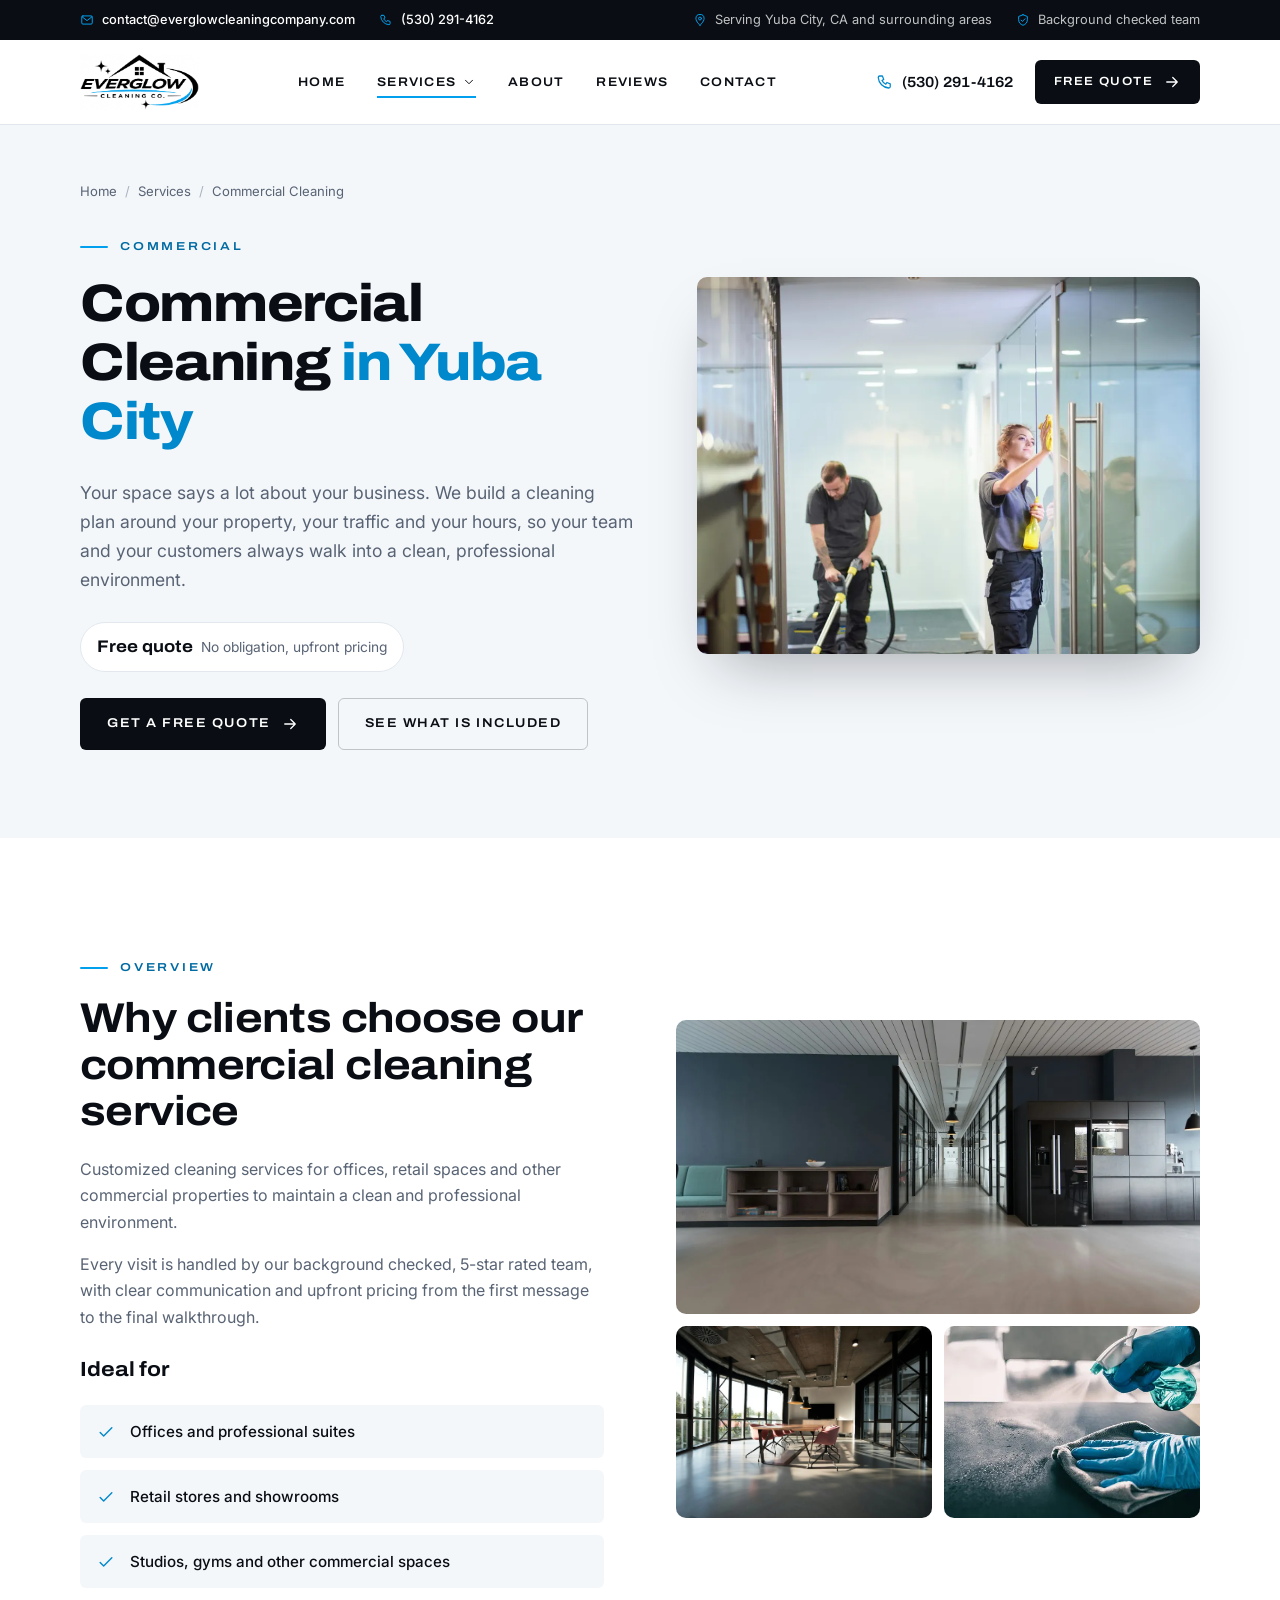
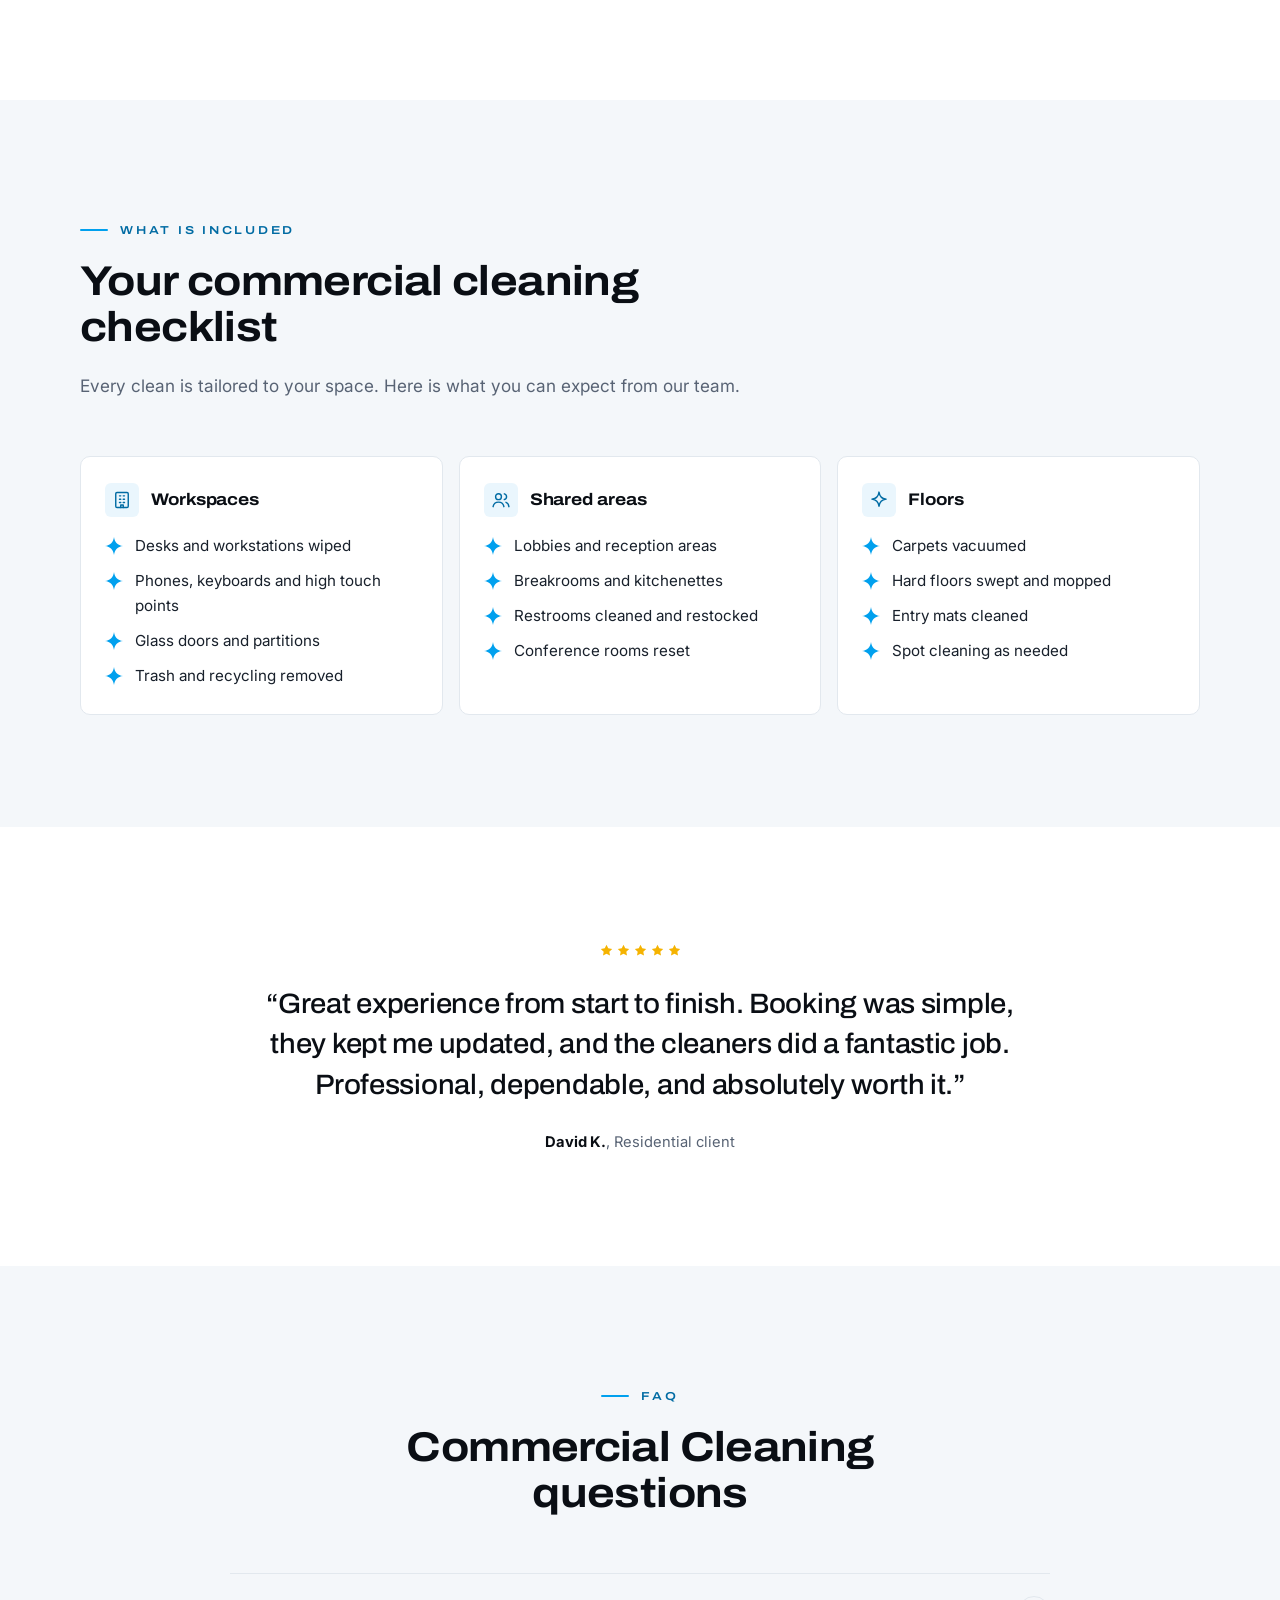
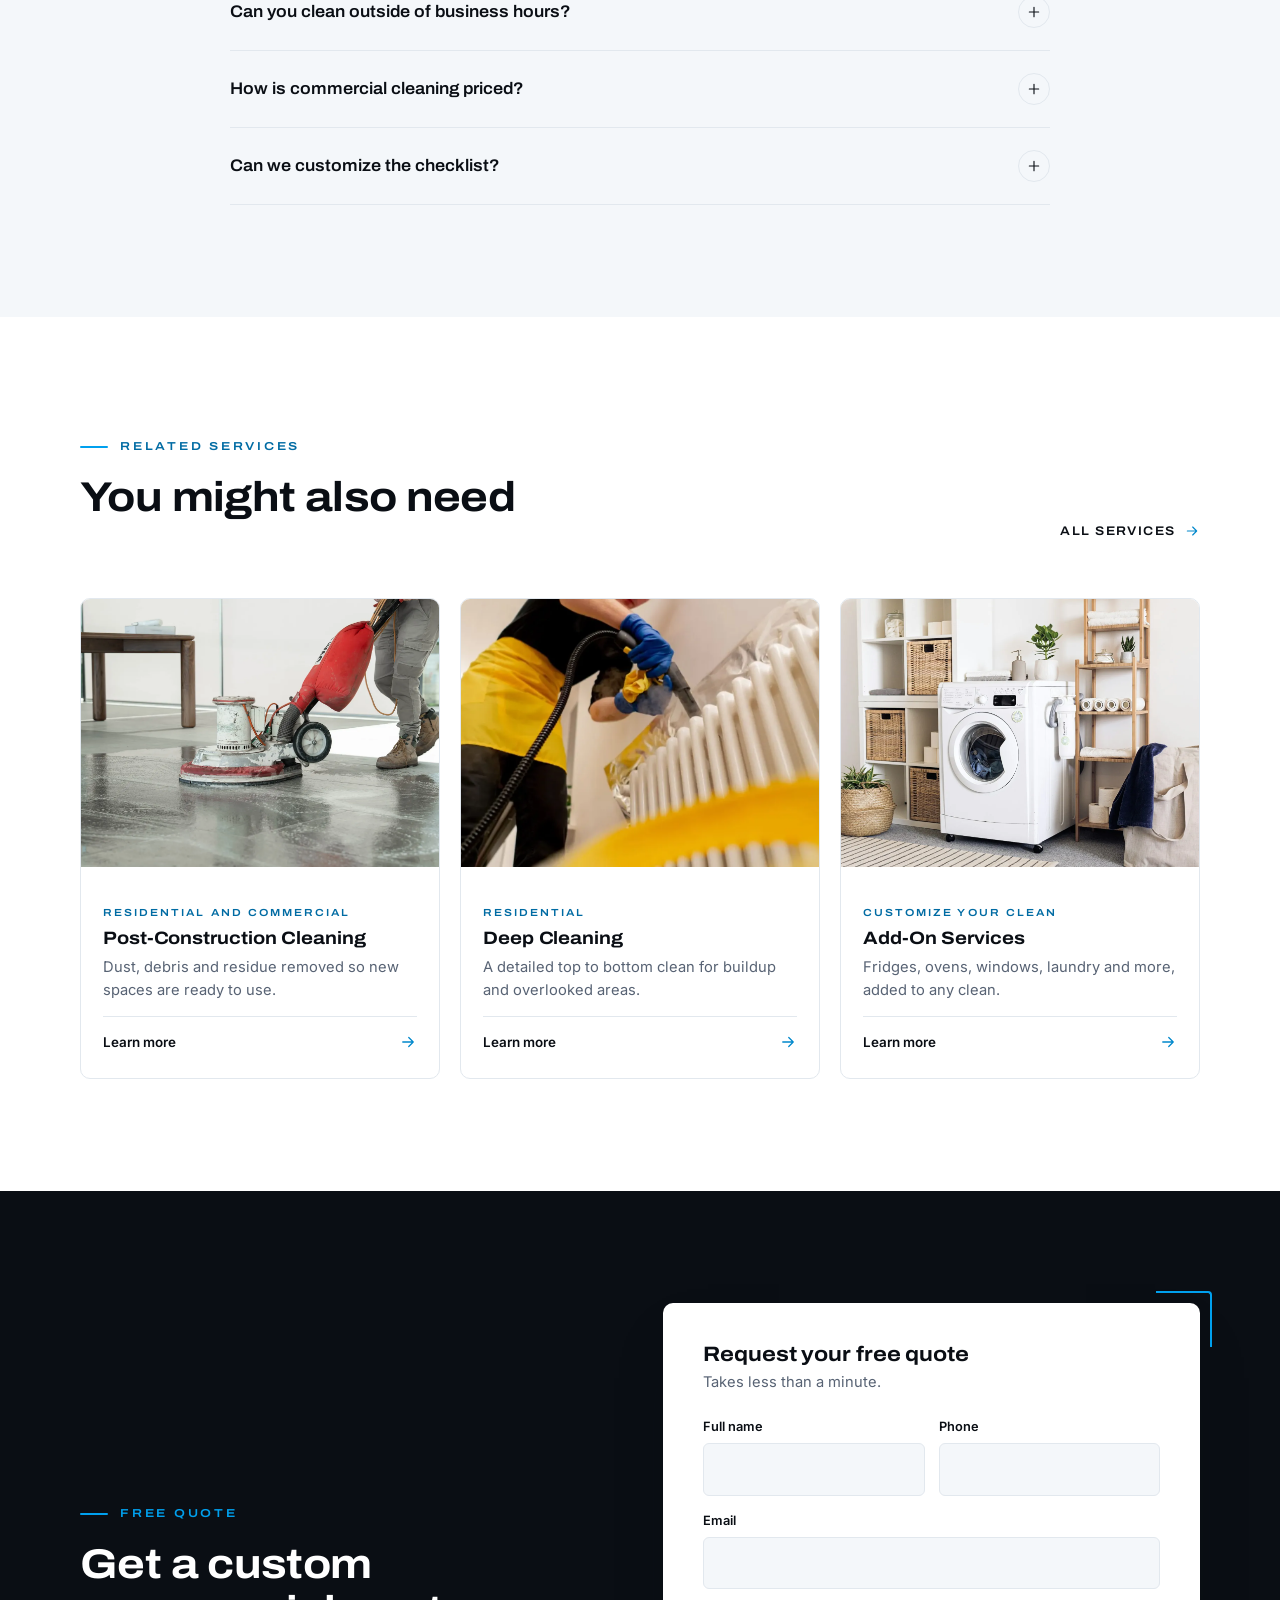
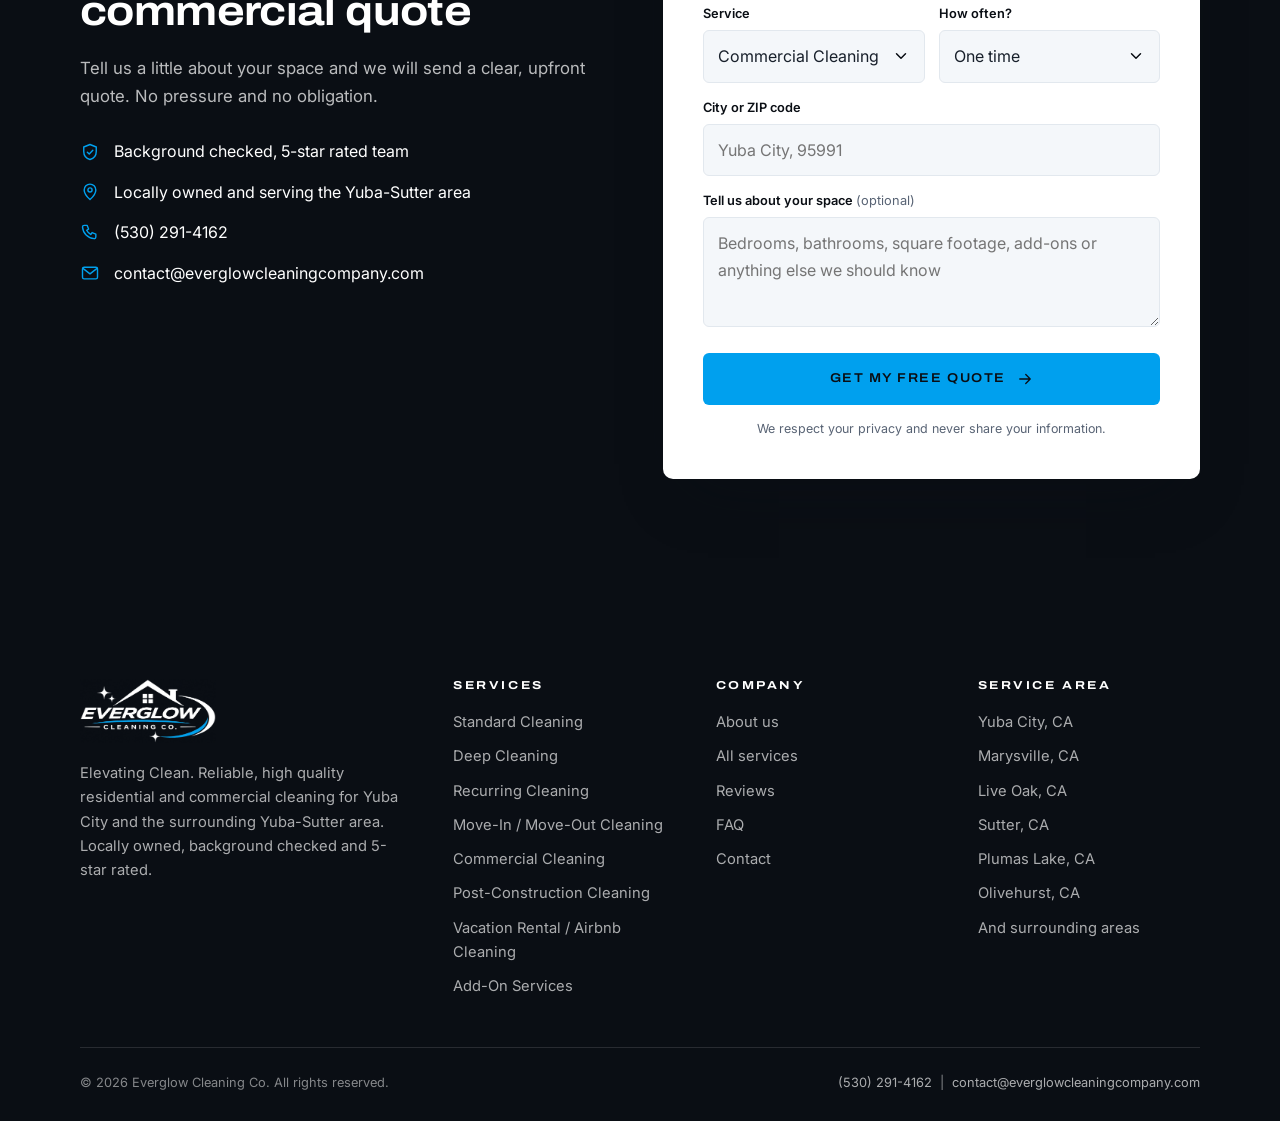
<file: services/commercial-cleaning/index.html>
<!DOCTYPE html>
<html lang="en-US">
<head>
<meta charset="utf-8">
<meta name="viewport" content="width=device-width, initial-scale=1, viewport-fit=cover">
<title>Commercial Cleaning in Yuba City, CA | Everglow Cleaning Co.</title>
<meta name="description" content="Customized cleaning services for offices, retail spaces and other commercial properties to maintain a clean and professional environment. Serving Yuba City, Marysville and surrounding areas. Request a free quote.">
<meta name="robots" content="index, follow">
<link rel="canonical" href="https://everglowcleaningcompany.com/services/commercial-cleaning/">
<meta name="author" content="Everglow Cleaning Co.">
<meta name="theme-color" content="#0a0e14">
<meta name="format-detection" content="telephone=no">
<meta name="geo.region" content="US-CA">
<meta name="geo.placename" content="Yuba City, California">
<meta name="geo.position" content="39.1404;-121.6169">
<meta name="ICBM" content="39.1404, -121.6169">
<meta property="og:type" content="website">
<meta property="og:site_name" content="Everglow Cleaning Co.">
<meta property="og:locale" content="en_US">
<meta property="og:title" content="Commercial Cleaning in Yuba City, CA | Everglow Cleaning Co.">
<meta property="og:description" content="Customized cleaning services for offices, retail spaces and other commercial properties to maintain a clean and professional environment. Serving Yuba City, Marysville and surrounding areas. Request a free quote.">
<meta property="og:url" content="https://everglowcleaningcompany.com/services/commercial-cleaning/">
<meta property="og:image" content="https://everglowcleaningcompany.com/assets/og-image.jpg">
<meta property="og:image:alt" content="Everglow Cleaning Co. logo">
<meta name="twitter:card" content="summary_large_image">
<meta name="twitter:title" content="Commercial Cleaning in Yuba City, CA | Everglow Cleaning Co.">
<meta name="twitter:description" content="Customized cleaning services for offices, retail spaces and other commercial properties to maintain a clean and professional environment. Serving Yuba City, Marysville and surrounding areas. Request a free quote.">
<meta name="twitter:image" content="https://everglowcleaningcompany.com/assets/og-image.jpg">
<link rel="icon" href="../../assets/favicon.svg" type="image/svg+xml">
<link rel="icon" href="../../assets/favicon-32.png" sizes="32x32" type="image/png">
<link rel="alternate icon" href="../../assets/favicon.ico" sizes="any">
<link rel="apple-touch-icon" href="../../assets/apple-touch-icon.png">
<link rel="manifest" href="../../site.webmanifest">
<link rel="preconnect" href="https://fonts.googleapis.com">
<link rel="preconnect" href="https://fonts.gstatic.com" crossorigin>
<link rel="stylesheet" href="https://fonts.googleapis.com/css2?family=Archivo:wdth,wght@100..125,400..800&family=Inter:wght@400;500;600&display=swap">
<link rel="stylesheet" href="../../css/styles.css?v=5">
<script>document.documentElement.classList.add("js")</script>
<script type="application/ld+json">{"@context":"https://schema.org","@graph":[{"@type":"Service","name":"Commercial Cleaning","serviceType":"Commercial Cleaning","description":"Customized cleaning services for offices, retail spaces and other commercial properties to maintain a clean and professional environment.","url":"https://everglowcleaningcompany.com/services/commercial-cleaning/","image":"https://everglowcleaningcompany.com/assets/img/commercial-hero.webp","provider":{"@id":"https://everglowcleaningcompany.com/#business"},"areaServed":[{"@type":"City","name":"Yuba City, CA"},{"@type":"City","name":"Marysville, CA"},{"@type":"City","name":"Live Oak, CA"},{"@type":"City","name":"Sutter, CA"},{"@type":"City","name":"Plumas Lake, CA"},{"@type":"City","name":"Olivehurst, CA"},{"@type":"City","name":"Linda, CA"},{"@type":"City","name":"Wheatland, CA"},{"@type":"City","name":"Gridley, CA"},{"@type":"City","name":"Biggs, CA"}]},{"@type":"FAQPage","mainEntity":[{"@type":"Question","name":"Can you clean outside of business hours?","acceptedAnswer":{"@type":"Answer","text":"We schedule around your business so your team and customers are not interrupted. Let us know the days and times that work best."}},{"@type":"Question","name":"How is commercial cleaning priced?","acceptedAnswer":{"@type":"Answer","text":"Every property is different, so we build a custom quote based on your square footage, the scope of work and how often you need service."}},{"@type":"Question","name":"Can we customize the checklist?","acceptedAnswer":{"@type":"Answer","text":"Yes. Your plan is built around your space and priorities, and we can adjust it at any time as your needs change."}}]},{"@type":"BreadcrumbList","itemListElement":[{"@type":"ListItem","position":1,"name":"Home","item":"https://everglowcleaningcompany.com/"},{"@type":"ListItem","position":2,"name":"Services","item":"https://everglowcleaningcompany.com/services/"},{"@type":"ListItem","position":3,"name":"Commercial Cleaning","item":"https://everglowcleaningcompany.com/services/commercial-cleaning/"}]},{"@type":["HouseCleaningService","LocalBusiness"],"@id":"https://everglowcleaningcompany.com/#business","name":"Everglow Cleaning Co.","slogan":"Elevating Clean","url":"https://everglowcleaningcompany.com/","logo":"https://everglowcleaningcompany.com/assets/logo.png","image":"https://everglowcleaningcompany.com/assets/og-image.jpg","email":"contact@everglowcleaningcompany.com","telephone":"+15302914162","founder":{"@type":"Person","name":"Rigo Ramirez"},"priceRange":"$$","description":"Locally owned residential and commercial cleaning company serving Yuba City, CA and surrounding areas.","address":{"@type":"PostalAddress","addressLocality":"Yuba City","addressRegion":"CA","postalCode":"95991","addressCountry":"US"},"geo":{"@type":"GeoCoordinates","latitude":39.1404,"longitude":-121.6169},"areaServed":[{"@type":"City","name":"Yuba City, CA"},{"@type":"City","name":"Marysville, CA"},{"@type":"City","name":"Live Oak, CA"},{"@type":"City","name":"Sutter, CA"},{"@type":"City","name":"Plumas Lake, CA"},{"@type":"City","name":"Olivehurst, CA"},{"@type":"City","name":"Linda, CA"},{"@type":"City","name":"Wheatland, CA"},{"@type":"City","name":"Gridley, CA"},{"@type":"City","name":"Biggs, CA"}],"aggregateRating":{"@type":"AggregateRating","ratingValue":"5","reviewCount":"5","bestRating":"5"},"review":[{"@type":"Review","author":{"@type":"Person","name":"Sarah M."},"reviewRating":{"@type":"Rating","ratingValue":"5","bestRating":"5"},"reviewBody":"Super easy to book and the cleaning team did an amazing job. They showed up on time, were professional, and left the entire house looking spotless. I've already signed up for recurring cleanings!"},{"@type":"Review","author":{"@type":"Person","name":"Jessica R."},"reviewRating":{"@type":"Rating","ratingValue":"5","bestRating":"5"},"reviewBody":"I've tried a few cleaning companies before and this has easily been the best experience. Communication was great, pricing was straightforward, and my home looked incredible afterward."},{"@type":"Review","author":{"@type":"Person","name":"Michael T."},"reviewRating":{"@type":"Rating","ratingValue":"5","bestRating":"5"},"reviewBody":"We booked a deep clean and were extremely impressed. They paid attention to the little details and got areas cleaner than we expected. Definitely using them again."},{"@type":"Review","author":{"@type":"Person","name":"Amanda L."},"reviewRating":{"@type":"Rating","ratingValue":"5","bestRating":"5"},"reviewBody":"Having them come every two weeks has been a lifesaver. They're reliable, consistent, and it's so nice coming home to a clean house without having to worry about it."},{"@type":"Review","author":{"@type":"Person","name":"David K."},"reviewRating":{"@type":"Rating","ratingValue":"5","bestRating":"5"},"reviewBody":"Great experience from start to finish. Booking was simple, they kept me updated, and the cleaners did a fantastic job. Professional, dependable, and absolutely worth it."}],"hasOfferCatalog":{"@type":"OfferCatalog","name":"Cleaning services","itemListElement":[{"@type":"Offer","itemOffered":{"@type":"Service","name":"Standard Cleaning","url":"https://everglowcleaningcompany.com/services/standard-cleaning/"}},{"@type":"Offer","itemOffered":{"@type":"Service","name":"Deep Cleaning","url":"https://everglowcleaningcompany.com/services/deep-cleaning/"}},{"@type":"Offer","itemOffered":{"@type":"Service","name":"Recurring Cleaning","url":"https://everglowcleaningcompany.com/services/recurring-cleaning/"}},{"@type":"Offer","itemOffered":{"@type":"Service","name":"Move-In / Move-Out Cleaning","url":"https://everglowcleaningcompany.com/services/move-in-move-out-cleaning/"}},{"@type":"Offer","itemOffered":{"@type":"Service","name":"Commercial Cleaning","url":"https://everglowcleaningcompany.com/services/commercial-cleaning/"}},{"@type":"Offer","itemOffered":{"@type":"Service","name":"Post-Construction Cleaning","url":"https://everglowcleaningcompany.com/services/post-construction-cleaning/"}},{"@type":"Offer","itemOffered":{"@type":"Service","name":"Vacation Rental / Airbnb Cleaning","url":"https://everglowcleaningcompany.com/services/vacation-rental-airbnb-cleaning/"}},{"@type":"Offer","itemOffered":{"@type":"Service","name":"Add-On Services","url":"https://everglowcleaningcompany.com/services/add-on-services/"}}]}}]}</script>
</head>
<body>
<a class="skip-link" href="#main">Skip to content</a>
<div class="topbar"><div class="container">
<ul><li><svg viewBox="0 0 24 24" fill="none" stroke="currentColor" stroke-width="1.7" stroke-linecap="round" stroke-linejoin="round" aria-hidden="true"><rect x="3" y="5" width="18" height="14" rx="2"/><path d="m3.5 6.5 8.5 6.5 8.5-6.5"/></svg><a href="mailto:contact@everglowcleaningcompany.com">contact@everglowcleaningcompany.com</a></li><li class="topbar__phone"><svg viewBox="0 0 24 24" fill="none" stroke="currentColor" stroke-width="1.7" stroke-linecap="round" stroke-linejoin="round" aria-hidden="true"><path d="M5 4h3.5l1.8 4.5-2.3 1.4a11 11 0 0 0 5.1 5.1l1.4-2.3L19 14.5V18a2 2 0 0 1-2 2A15 15 0 0 1 3 6a2 2 0 0 1 2-2Z"/></svg><a href="tel:+15302914162">(530) 291-4162</a></li></ul>
<ul><li class="topbar__extra"><svg viewBox="0 0 24 24" fill="none" stroke="currentColor" stroke-width="1.7" stroke-linecap="round" stroke-linejoin="round" aria-hidden="true"><path d="M12 21s-7-6.2-7-11.5a7 7 0 1 1 14 0C19 14.8 12 21 12 21Z"/><circle cx="12" cy="9.5" r="2.5"/></svg>Serving Yuba City, CA and surrounding areas</li><li class="topbar__extra"><svg viewBox="0 0 24 24" fill="none" stroke="currentColor" stroke-width="1.7" stroke-linecap="round" stroke-linejoin="round" aria-hidden="true"><path d="M12 3 4.5 6v5.5c0 4.6 3.2 8.4 7.5 9.5 4.3-1.1 7.5-4.9 7.5-9.5V6L12 3Z"/><path d="m8.8 12.2 2.3 2.3 4.3-4.6"/></svg>Background checked team</li></ul>
</div></div>
<header class="site-header">
<div class="container">
<a class="brand" href="../../" aria-label="Everglow Cleaning Co. home"><img src="../../assets/logo.webp" alt="Everglow Cleaning Co." width="720" height="338"></a>
<nav class="nav" aria-label="Main">
<ul class="nav__list">
<li><a class="nav__link" href="../../">Home</a></li>
<li class="has-menu"><a class="nav__link" href="../../services/" aria-haspopup="true" aria-expanded="false" aria-current="page">Services <svg viewBox="0 0 24 24" fill="none" stroke="currentColor" stroke-width="1.7" stroke-linecap="round" stroke-linejoin="round" aria-hidden="true"><path d="m6 9 6 6 6-6"/></svg></a>
<div class="mega" role="menu"><div class="mega__grid"><a class="mega__item" href="../../services/standard-cleaning/"><span class="mega__icon"><svg viewBox="0 0 24 24" fill="none" stroke="currentColor" stroke-width="1.7" stroke-linecap="round" stroke-linejoin="round" aria-hidden="true"><path d="M3.5 11 12 4l8.5 7"/><path d="M5.5 9.5V20h13V9.5"/><path d="M10 20v-5h4v5"/></svg></span><span><strong>Standard Cleaning</strong><span>Routine cleaning that keeps your home fresh, tidy and guest ready.</span></span></a><a class="mega__item" href="../../services/deep-cleaning/"><span class="mega__icon"><svg viewBox="0 0 24 24" fill="none" stroke="currentColor" stroke-width="1.7" stroke-linecap="round" stroke-linejoin="round" aria-hidden="true"><path d="M12 3c.6 4.6 2.9 6.9 7.5 7.5-4.6.6-6.9 2.9-7.5 7.5-.6-4.6-2.9-6.9-7.5-7.5C9.1 9.9 11.4 7.6 12 3Z"/><path d="M19 15.5c.3 1.9 1.1 2.7 3 3-1.9.3-2.7 1.1-3 3-.3-1.9-1.1-2.7-3-3 1.9-.3 2.7-1.1 3-3Z"/></svg></span><span><strong>Deep Cleaning</strong><span>A detailed top to bottom clean for buildup and overlooked areas.</span></span></a><a class="mega__item" href="../../services/recurring-cleaning/"><span class="mega__icon"><svg viewBox="0 0 24 24" fill="none" stroke="currentColor" stroke-width="1.7" stroke-linecap="round" stroke-linejoin="round" aria-hidden="true"><path d="M17 2.5 20.5 6 17 9.5"/><path d="M3.5 11V9.5A3.5 3.5 0 0 1 7 6h13.5"/><path d="M7 21.5 3.5 18 7 14.5"/><path d="M20.5 13v1.5A3.5 3.5 0 0 1 17 18H3.5"/></svg></span><span><strong>Recurring Cleaning</strong><span>Weekly, bi-weekly or monthly visits on a schedule that runs itself.</span></span></a><a class="mega__item" href="../../services/move-in-move-out-cleaning/"><span class="mega__icon"><svg viewBox="0 0 24 24" fill="none" stroke="currentColor" stroke-width="1.7" stroke-linecap="round" stroke-linejoin="round" aria-hidden="true"><path d="M3.5 7.5 12 3l8.5 4.5v9L12 21l-8.5-4.5v-9Z"/><path d="M3.5 7.5 12 12l8.5-4.5M12 12v9"/></svg></span><span><strong>Move-In / Move-Out Cleaning</strong><span>A thorough clean that gets empty homes ready for what is next.</span></span></a><a class="mega__item" href="../../services/commercial-cleaning/"><span class="mega__icon"><svg viewBox="0 0 24 24" fill="none" stroke="currentColor" stroke-width="1.7" stroke-linecap="round" stroke-linejoin="round" aria-hidden="true"><rect x="4.5" y="3" width="15" height="18" rx="1.5"/><path d="M9 7h1.5M13.5 7H15M9 11h1.5M13.5 11H15M9 15h1.5M13.5 15H15M10.5 21v-3h3v3"/></svg></span><span><strong>Commercial Cleaning</strong><span>Custom cleaning plans for offices, retail and commercial spaces.</span></span></a><a class="mega__item" href="../../services/post-construction-cleaning/"><span class="mega__icon"><svg viewBox="0 0 24 24" fill="none" stroke="currentColor" stroke-width="1.7" stroke-linecap="round" stroke-linejoin="round" aria-hidden="true"><path d="m14 6 4 4"/><path d="M11.5 8.5 4 16a1.9 1.9 0 0 0 2.7 2.7l7.5-7.5"/><path d="M12.5 4.5 15 2l7 7-2.5 2.5"/><path d="m12.5 4.5 7 7"/></svg></span><span><strong>Post-Construction Cleaning</strong><span>Dust, debris and residue removed so new spaces are ready to use.</span></span></a><a class="mega__item" href="../../services/vacation-rental-airbnb-cleaning/"><span class="mega__icon"><svg viewBox="0 0 24 24" fill="none" stroke="currentColor" stroke-width="1.7" stroke-linecap="round" stroke-linejoin="round" aria-hidden="true"><circle cx="8" cy="15" r="4.5"/><path d="m11.2 11.8 9.3-9.3M17 6l3 3M14.5 8.5l2.5 2.5"/></svg></span><span><strong>Vacation Rental / Airbnb Cleaning</strong><span>Reliable turnovers that keep your rental ready for five star stays.</span></span></a><a class="mega__item" href="../../services/add-on-services/"><span class="mega__icon"><svg viewBox="0 0 24 24" fill="none" stroke="currentColor" stroke-width="1.7" stroke-linecap="round" stroke-linejoin="round" aria-hidden="true"><rect x="3.5" y="3.5" width="17" height="17" rx="3"/><path d="M12 8v8M8 12h8"/></svg></span><span><strong>Add-On Services</strong><span>Fridges, ovens, windows, laundry and more, added to any clean.</span></span></a></div>
<div class="mega__foot"><span>Not sure which clean you need?</span><a class="text-link" href="../../contact/">Ask us <svg viewBox="0 0 24 24" fill="none" stroke="currentColor" stroke-width="1.7" stroke-linecap="round" stroke-linejoin="round" aria-hidden="true"><path d="M5 12h14M13 6l6 6-6 6"/></svg></a></div></div></li>
<li><a class="nav__link" href="../../about/">About</a></li>
<li><a class="nav__link" href="../../#reviews">Reviews</a></li>
<li><a class="nav__link" href="../../contact/">Contact</a></li>
</ul>
</nav>
<div class="header-actions"><a class="header-phone" href="tel:+15302914162"><svg viewBox="0 0 24 24" fill="none" stroke="currentColor" stroke-width="1.7" stroke-linecap="round" stroke-linejoin="round" aria-hidden="true"><path d="M5 4h3.5l1.8 4.5-2.3 1.4a11 11 0 0 0 5.1 5.1l1.4-2.3L19 14.5V18a2 2 0 0 1-2 2A15 15 0 0 1 3 6a2 2 0 0 1 2-2Z"/></svg><span>(530) 291-4162</span></a><a class="btn btn--primary btn--sm header-cta" href="../../contact/">Free Quote <svg viewBox="0 0 24 24" fill="none" stroke="currentColor" stroke-width="1.7" stroke-linecap="round" stroke-linejoin="round" aria-hidden="true"><path d="M5 12h14M13 6l6 6-6 6"/></svg></a></div>
<button class="menu-toggle" type="button" aria-label="Open menu" aria-expanded="false" aria-controls="mobile-menu"><span class="icon-menu"><svg viewBox="0 0 24 24" fill="none" stroke="currentColor" stroke-width="1.7" stroke-linecap="round" stroke-linejoin="round" aria-hidden="true"><path d="M4 7h16M4 12h16M4 17h16"/></svg></span><span class="icon-close"><svg viewBox="0 0 24 24" fill="none" stroke="currentColor" stroke-width="1.7" stroke-linecap="round" stroke-linejoin="round" aria-hidden="true"><path d="M6 6l12 12M18 6 6 18"/></svg></span></button>
</div>
</header>
<div class="mobile-menu" id="mobile-menu">
<ul>
<li><a href="../../">Home<svg viewBox="0 0 24 24" fill="none" stroke="currentColor" stroke-width="1.7" stroke-linecap="round" stroke-linejoin="round" aria-hidden="true"><path d="M5 12h14M13 6l6 6-6 6"/></svg></a></li>
<li><a href="../../about/">About<svg viewBox="0 0 24 24" fill="none" stroke="currentColor" stroke-width="1.7" stroke-linecap="round" stroke-linejoin="round" aria-hidden="true"><path d="M5 12h14M13 6l6 6-6 6"/></svg></a></li>
<li><a href="../../#reviews">Reviews<svg viewBox="0 0 24 24" fill="none" stroke="currentColor" stroke-width="1.7" stroke-linecap="round" stroke-linejoin="round" aria-hidden="true"><path d="M5 12h14M13 6l6 6-6 6"/></svg></a></li>
<li><a href="../../contact/">Contact<svg viewBox="0 0 24 24" fill="none" stroke="currentColor" stroke-width="1.7" stroke-linecap="round" stroke-linejoin="round" aria-hidden="true"><path d="M5 12h14M13 6l6 6-6 6"/></svg></a></li>
</ul>
<p class="mobile-menu__label">Services</p>
<ul><li><a href="../../services/standard-cleaning/">Standard Cleaning<svg viewBox="0 0 24 24" fill="none" stroke="currentColor" stroke-width="1.7" stroke-linecap="round" stroke-linejoin="round" aria-hidden="true"><path d="M5 12h14M13 6l6 6-6 6"/></svg></a></li><li><a href="../../services/deep-cleaning/">Deep Cleaning<svg viewBox="0 0 24 24" fill="none" stroke="currentColor" stroke-width="1.7" stroke-linecap="round" stroke-linejoin="round" aria-hidden="true"><path d="M5 12h14M13 6l6 6-6 6"/></svg></a></li><li><a href="../../services/recurring-cleaning/">Recurring Cleaning<svg viewBox="0 0 24 24" fill="none" stroke="currentColor" stroke-width="1.7" stroke-linecap="round" stroke-linejoin="round" aria-hidden="true"><path d="M5 12h14M13 6l6 6-6 6"/></svg></a></li><li><a href="../../services/move-in-move-out-cleaning/">Move-In / Move-Out Cleaning<svg viewBox="0 0 24 24" fill="none" stroke="currentColor" stroke-width="1.7" stroke-linecap="round" stroke-linejoin="round" aria-hidden="true"><path d="M5 12h14M13 6l6 6-6 6"/></svg></a></li><li><a href="../../services/commercial-cleaning/">Commercial Cleaning<svg viewBox="0 0 24 24" fill="none" stroke="currentColor" stroke-width="1.7" stroke-linecap="round" stroke-linejoin="round" aria-hidden="true"><path d="M5 12h14M13 6l6 6-6 6"/></svg></a></li><li><a href="../../services/post-construction-cleaning/">Post-Construction Cleaning<svg viewBox="0 0 24 24" fill="none" stroke="currentColor" stroke-width="1.7" stroke-linecap="round" stroke-linejoin="round" aria-hidden="true"><path d="M5 12h14M13 6l6 6-6 6"/></svg></a></li><li><a href="../../services/vacation-rental-airbnb-cleaning/">Vacation Rental / Airbnb Cleaning<svg viewBox="0 0 24 24" fill="none" stroke="currentColor" stroke-width="1.7" stroke-linecap="round" stroke-linejoin="round" aria-hidden="true"><path d="M5 12h14M13 6l6 6-6 6"/></svg></a></li><li><a href="../../services/add-on-services/">Add-On Services<svg viewBox="0 0 24 24" fill="none" stroke="currentColor" stroke-width="1.7" stroke-linecap="round" stroke-linejoin="round" aria-hidden="true"><path d="M5 12h14M13 6l6 6-6 6"/></svg></a></li></ul>
<a class="btn btn--primary btn--block" href="../../contact/">Get a Free Quote <svg viewBox="0 0 24 24" fill="none" stroke="currentColor" stroke-width="1.7" stroke-linecap="round" stroke-linejoin="round" aria-hidden="true"><path d="M5 12h14M13 6l6 6-6 6"/></svg></a>
<a class="btn btn--outline btn--block" style="margin-top:12px" href="tel:+15302914162"><svg viewBox="0 0 24 24" fill="none" stroke="currentColor" stroke-width="1.7" stroke-linecap="round" stroke-linejoin="round" aria-hidden="true"><path d="M5 4h3.5l1.8 4.5-2.3 1.4a11 11 0 0 0 5.1 5.1l1.4-2.3L19 14.5V18a2 2 0 0 1-2 2A15 15 0 0 1 3 6a2 2 0 0 1 2-2Z"/></svg> Call (530) 291-4162</a>
</div>

<main id="main">
<section class="page-hero">
<div class="container">
<div>
<ol class="breadcrumb"><li><a href="../../">Home</a></li><li><a href="../../services/">Services</a></li><li aria-current="page">Commercial Cleaning</li></ol>
<span class="eyebrow">Commercial</span>
<h1>Commercial Cleaning <span class="hl">in Yuba City</span></h1>
<p class="page-hero__lead">Your space says a lot about your business. We build a cleaning plan around your property, your traffic and your hours, so your team and your customers always walk into a clean, professional environment.</p>
<div class="price-chip"><strong>Free quote</strong> No obligation, upfront pricing</div>
<div class="btn-row">
<a class="btn btn--primary" href="../../contact/?service=Commercial%20Cleaning">Get a Free Quote <svg viewBox="0 0 24 24" fill="none" stroke="currentColor" stroke-width="1.7" stroke-linecap="round" stroke-linejoin="round" aria-hidden="true"><path d="M5 12h14M13 6l6 6-6 6"/></svg></a>
<a class="btn btn--outline" href="#included">See what is included</a>
</div>
</div>
<div class="page-hero__img"><img src="../../assets/img/commercial-hero.webp" alt="Professional cleaners cleaning glass partitions and floors in a modern office" width="1200" height="900" fetchpriority="high"></div>
</div>
</section>

<section class="section" id="overview">
<div class="container split">
<div class="reveal">
<span class="eyebrow">Overview</span>
<h2>Why clients choose our commercial cleaning service</h2>
<p>Customized cleaning services for offices, retail spaces and other commercial properties to maintain a clean and professional environment.</p>
<p>Every visit is handled by our background checked, 5-star rated team, with clear communication and upfront pricing from the first message to the final walkthrough.</p>
<h3 style="margin-top:28px">Ideal for</h3><ul class="ideal"><li><svg viewBox="0 0 24 24" fill="none" stroke="currentColor" stroke-width="1.7" stroke-linecap="round" stroke-linejoin="round" aria-hidden="true"><path d="m5 12.5 4.2 4.2L19 7"/></svg>Offices and professional suites</li><li><svg viewBox="0 0 24 24" fill="none" stroke="currentColor" stroke-width="1.7" stroke-linecap="round" stroke-linejoin="round" aria-hidden="true"><path d="m5 12.5 4.2 4.2L19 7"/></svg>Retail stores and showrooms</li><li><svg viewBox="0 0 24 24" fill="none" stroke="currentColor" stroke-width="1.7" stroke-linecap="round" stroke-linejoin="round" aria-hidden="true"><path d="m5 12.5 4.2 4.2L19 7"/></svg>Studios, gyms and other commercial spaces</li></ul>
</div>
<div class="gallery reveal"><img src="../../assets/img/office-open.webp" alt="Clean open plan office with polished floors and workstations" width="800" height="600" loading="lazy" decoding="async"><img src="../../assets/img/office-glass.webp" alt="Bright office with glass walls and a tidy meeting table" width="800" height="600" loading="lazy" decoding="async"><img src="../../assets/img/spray-wipe.webp" alt="Gloved hands disinfecting a high touch surface" width="800" height="600" loading="lazy" decoding="async"></div>
</div>
</section>
<div id="included"></div>
<section class="section section--mist">
<div class="container">
<div class="section-head"><span class="eyebrow">What is included</span><h2>Your commercial cleaning checklist</h2><p>Every clean is tailored to your space. Here is what you can expect from our team.</p></div>
<div class="included"><div class="included__group reveal"><h3><span class="mega__icon"><svg viewBox="0 0 24 24" fill="none" stroke="currentColor" stroke-width="1.7" stroke-linecap="round" stroke-linejoin="round" aria-hidden="true"><rect x="4.5" y="3" width="15" height="18" rx="1.5"/><path d="M9 7h1.5M13.5 7H15M9 11h1.5M13.5 11H15M9 15h1.5M13.5 15H15M10.5 21v-3h3v3"/></svg></span>Workspaces</h3><ul class="checks"><li><svg viewBox="0 0 24 24" fill="currentColor" aria-hidden="true"><path d="M12 0C12.8 7 17 11.2 24 12 17 12.8 12.8 17 12 24 11.2 17 7 12.8 0 12 7 11.2 11.2 7 12 0Z"/></svg>Desks and workstations wiped</li><li><svg viewBox="0 0 24 24" fill="currentColor" aria-hidden="true"><path d="M12 0C12.8 7 17 11.2 24 12 17 12.8 12.8 17 12 24 11.2 17 7 12.8 0 12 7 11.2 11.2 7 12 0Z"/></svg>Phones, keyboards and high touch points</li><li><svg viewBox="0 0 24 24" fill="currentColor" aria-hidden="true"><path d="M12 0C12.8 7 17 11.2 24 12 17 12.8 12.8 17 12 24 11.2 17 7 12.8 0 12 7 11.2 11.2 7 12 0Z"/></svg>Glass doors and partitions</li><li><svg viewBox="0 0 24 24" fill="currentColor" aria-hidden="true"><path d="M12 0C12.8 7 17 11.2 24 12 17 12.8 12.8 17 12 24 11.2 17 7 12.8 0 12 7 11.2 11.2 7 12 0Z"/></svg>Trash and recycling removed</li></ul></div><div class="included__group reveal"><h3><span class="mega__icon"><svg viewBox="0 0 24 24" fill="none" stroke="currentColor" stroke-width="1.7" stroke-linecap="round" stroke-linejoin="round" aria-hidden="true"><circle cx="9" cy="8" r="3.5"/><path d="M2.5 20c.6-3.6 3.2-5.5 6.5-5.5s5.9 1.9 6.5 5.5"/><path d="M16 4.6a3.5 3.5 0 0 1 0 6.8M18 14.8c2 .6 3.2 2.3 3.5 5.2"/></svg></span>Shared areas</h3><ul class="checks"><li><svg viewBox="0 0 24 24" fill="currentColor" aria-hidden="true"><path d="M12 0C12.8 7 17 11.2 24 12 17 12.8 12.8 17 12 24 11.2 17 7 12.8 0 12 7 11.2 11.2 7 12 0Z"/></svg>Lobbies and reception areas</li><li><svg viewBox="0 0 24 24" fill="currentColor" aria-hidden="true"><path d="M12 0C12.8 7 17 11.2 24 12 17 12.8 12.8 17 12 24 11.2 17 7 12.8 0 12 7 11.2 11.2 7 12 0Z"/></svg>Breakrooms and kitchenettes</li><li><svg viewBox="0 0 24 24" fill="currentColor" aria-hidden="true"><path d="M12 0C12.8 7 17 11.2 24 12 17 12.8 12.8 17 12 24 11.2 17 7 12.8 0 12 7 11.2 11.2 7 12 0Z"/></svg>Restrooms cleaned and restocked</li><li><svg viewBox="0 0 24 24" fill="currentColor" aria-hidden="true"><path d="M12 0C12.8 7 17 11.2 24 12 17 12.8 12.8 17 12 24 11.2 17 7 12.8 0 12 7 11.2 11.2 7 12 0Z"/></svg>Conference rooms reset</li></ul></div><div class="included__group reveal"><h3><span class="mega__icon"><svg viewBox="0 0 24 24" fill="none" stroke="currentColor" stroke-width="1.7" stroke-linecap="round" stroke-linejoin="round" aria-hidden="true"><path d="M12 2.5c.7 5.4 3.1 7.8 8.5 8.5-5.4.7-7.8 3.1-8.5 8.5-.7-5.4-3.1-7.8-8.5-8.5 5.4-.7 7.8-3.1 8.5-8.5Z"/></svg></span>Floors</h3><ul class="checks"><li><svg viewBox="0 0 24 24" fill="currentColor" aria-hidden="true"><path d="M12 0C12.8 7 17 11.2 24 12 17 12.8 12.8 17 12 24 11.2 17 7 12.8 0 12 7 11.2 11.2 7 12 0Z"/></svg>Carpets vacuumed</li><li><svg viewBox="0 0 24 24" fill="currentColor" aria-hidden="true"><path d="M12 0C12.8 7 17 11.2 24 12 17 12.8 12.8 17 12 24 11.2 17 7 12.8 0 12 7 11.2 11.2 7 12 0Z"/></svg>Hard floors swept and mopped</li><li><svg viewBox="0 0 24 24" fill="currentColor" aria-hidden="true"><path d="M12 0C12.8 7 17 11.2 24 12 17 12.8 12.8 17 12 24 11.2 17 7 12.8 0 12 7 11.2 11.2 7 12 0Z"/></svg>Entry mats cleaned</li><li><svg viewBox="0 0 24 24" fill="currentColor" aria-hidden="true"><path d="M12 0C12.8 7 17 11.2 24 12 17 12.8 12.8 17 12 24 11.2 17 7 12.8 0 12 7 11.2 11.2 7 12 0Z"/></svg>Spot cleaning as needed</li></ul></div></div></div></section>

<section class="section">
<div class="container quote-feature reveal">
<span class="stars" aria-label="5 out of 5 stars"><svg viewBox="0 0 24 24" fill="currentColor" aria-hidden="true"><path d="m12 2.8 2.8 5.7 6.3.9-4.6 4.4 1.1 6.3L12 17.2l-5.6 2.9 1.1-6.3L2.9 9.4l6.3-.9L12 2.8Z"/></svg><svg viewBox="0 0 24 24" fill="currentColor" aria-hidden="true"><path d="m12 2.8 2.8 5.7 6.3.9-4.6 4.4 1.1 6.3L12 17.2l-5.6 2.9 1.1-6.3L2.9 9.4l6.3-.9L12 2.8Z"/></svg><svg viewBox="0 0 24 24" fill="currentColor" aria-hidden="true"><path d="m12 2.8 2.8 5.7 6.3.9-4.6 4.4 1.1 6.3L12 17.2l-5.6 2.9 1.1-6.3L2.9 9.4l6.3-.9L12 2.8Z"/></svg><svg viewBox="0 0 24 24" fill="currentColor" aria-hidden="true"><path d="m12 2.8 2.8 5.7 6.3.9-4.6 4.4 1.1 6.3L12 17.2l-5.6 2.9 1.1-6.3L2.9 9.4l6.3-.9L12 2.8Z"/></svg><svg viewBox="0 0 24 24" fill="currentColor" aria-hidden="true"><path d="m12 2.8 2.8 5.7 6.3.9-4.6 4.4 1.1 6.3L12 17.2l-5.6 2.9 1.1-6.3L2.9 9.4l6.3-.9L12 2.8Z"/></svg></span>
<blockquote>&ldquo;Great experience from start to finish. Booking was simple, they kept me updated, and the cleaners did a fantastic job. Professional, dependable, and absolutely worth it.&rdquo;</blockquote>
<cite><strong>David K.</strong>, Residential client</cite>
</div>
</section>

<section class="section section--mist">
<div class="container">
<div class="section-head section-head--center"><span class="eyebrow">FAQ</span><h2>Commercial Cleaning questions</h2></div>
<div class="faq"><details><summary>Can you clean outside of business hours?<span class="faq__icon"><svg viewBox="0 0 24 24" fill="none" stroke="currentColor" stroke-width="1.7" stroke-linecap="round" stroke-linejoin="round" aria-hidden="true"><path d="M12 5v14M5 12h14"/></svg></span></summary><p>We schedule around your business so your team and customers are not interrupted. Let us know the days and times that work best.</p></details><details><summary>How is commercial cleaning priced?<span class="faq__icon"><svg viewBox="0 0 24 24" fill="none" stroke="currentColor" stroke-width="1.7" stroke-linecap="round" stroke-linejoin="round" aria-hidden="true"><path d="M12 5v14M5 12h14"/></svg></span></summary><p>Every property is different, so we build a custom quote based on your square footage, the scope of work and how often you need service.</p></details><details><summary>Can we customize the checklist?<span class="faq__icon"><svg viewBox="0 0 24 24" fill="none" stroke="currentColor" stroke-width="1.7" stroke-linecap="round" stroke-linejoin="round" aria-hidden="true"><path d="M12 5v14M5 12h14"/></svg></span></summary><p>Yes. Your plan is built around your space and priorities, and we can adjust it at any time as your needs change.</p></details></div>
</div>
</section>

<section class="section">
<div class="container">
<div class="section-head section-head--split"><div><span class="eyebrow">Related services</span><h2>You might also need</h2></div><a class="text-link" href="../../services/">All services <svg viewBox="0 0 24 24" fill="none" stroke="currentColor" stroke-width="1.7" stroke-linecap="round" stroke-linejoin="round" aria-hidden="true"><path d="M5 12h14M13 6l6 6-6 6"/></svg></a></div>
<div class="svc-grid svc-grid--3"><a class="svc-card reveal" href="../../services/post-construction-cleaning/">
<div class="svc-card__img"><img src="../../assets/img/construction-hero.webp" alt="Cleaner using a floor machine to remove construction dust from a new floor" width="600" height="450" loading="lazy" decoding="async"></div>
<div class="svc-card__body">
<span class="svc-card__tag">Residential and Commercial</span>
<h3>Post-Construction Cleaning</h3>
<p>Dust, debris and residue removed so new spaces are ready to use.</p>
<div class="svc-card__meta"><span><strong>Learn more</strong></span><svg viewBox="0 0 24 24" fill="none" stroke="currentColor" stroke-width="1.7" stroke-linecap="round" stroke-linejoin="round" aria-hidden="true"><path d="M5 12h14M13 6l6 6-6 6"/></svg></div>
</div>
</a><a class="svc-card reveal" href="../../services/deep-cleaning/">
<div class="svc-card__img"><img src="../../assets/img/deep-hero.webp" alt="Cleaner steam cleaning a radiator during a detailed deep clean" width="600" height="450" loading="lazy" decoding="async"></div>
<div class="svc-card__body">
<span class="svc-card__tag">Residential</span>
<h3>Deep Cleaning</h3>
<p>A detailed top to bottom clean for buildup and overlooked areas.</p>
<div class="svc-card__meta"><span><strong>Learn more</strong></span><svg viewBox="0 0 24 24" fill="none" stroke="currentColor" stroke-width="1.7" stroke-linecap="round" stroke-linejoin="round" aria-hidden="true"><path d="M5 12h14M13 6l6 6-6 6"/></svg></div>
</div>
</a><a class="svc-card reveal" href="../../services/add-on-services/">
<div class="svc-card__img"><img src="../../assets/img/addon-hero.webp" alt="Neat laundry room with a front loading washer and folded towels" width="600" height="450" loading="lazy" decoding="async"></div>
<div class="svc-card__body">
<span class="svc-card__tag">Customize your clean</span>
<h3>Add-On Services</h3>
<p>Fridges, ovens, windows, laundry and more, added to any clean.</p>
<div class="svc-card__meta"><span><strong>Learn more</strong></span><svg viewBox="0 0 24 24" fill="none" stroke="currentColor" stroke-width="1.7" stroke-linecap="round" stroke-linejoin="round" aria-hidden="true"><path d="M5 12h14M13 6l6 6-6 6"/></svg></div>
</div>
</a></div>
</div>
</section>

<section class="section section--ink cta" id="quote">
<div class="container">
<div class="cta__copy reveal">
<span class="eyebrow">Free quote</span>
<h2>Get a custom commercial quote</h2>
<p>Tell us a little about your space and we will send a clear, upfront quote. No pressure and no obligation.</p>
<ul class="cta__list">
<li><svg viewBox="0 0 24 24" fill="none" stroke="currentColor" stroke-width="1.7" stroke-linecap="round" stroke-linejoin="round" aria-hidden="true"><path d="M12 3 4.5 6v5.5c0 4.6 3.2 8.4 7.5 9.5 4.3-1.1 7.5-4.9 7.5-9.5V6L12 3Z"/><path d="m8.8 12.2 2.3 2.3 4.3-4.6"/></svg>Background checked, 5-star rated team</li>
<li><svg viewBox="0 0 24 24" fill="none" stroke="currentColor" stroke-width="1.7" stroke-linecap="round" stroke-linejoin="round" aria-hidden="true"><path d="M12 21s-7-6.2-7-11.5a7 7 0 1 1 14 0C19 14.8 12 21 12 21Z"/><circle cx="12" cy="9.5" r="2.5"/></svg>Locally owned and serving the Yuba-Sutter area</li>
<li><svg viewBox="0 0 24 24" fill="none" stroke="currentColor" stroke-width="1.7" stroke-linecap="round" stroke-linejoin="round" aria-hidden="true"><path d="M5 4h3.5l1.8 4.5-2.3 1.4a11 11 0 0 0 5.1 5.1l1.4-2.3L19 14.5V18a2 2 0 0 1-2 2A15 15 0 0 1 3 6a2 2 0 0 1 2-2Z"/></svg><a href="tel:+15302914162">(530) 291-4162</a></li>
<li><svg viewBox="0 0 24 24" fill="none" stroke="currentColor" stroke-width="1.7" stroke-linecap="round" stroke-linejoin="round" aria-hidden="true"><rect x="3" y="5" width="18" height="14" rx="2"/><path d="m3.5 6.5 8.5 6.5 8.5-6.5"/></svg><a href="mailto:contact@everglowcleaningcompany.com">contact@everglowcleaningcompany.com</a></li>
</ul>
</div>
<div class="form-card reveal">
<h3>Request your free quote</h3>
<p>Takes less than a minute.</p>
<form data-quote data-email="contact@everglowcleaningcompany.com" novalidate>
<div class="form-grid form-grid--2">
<div class="field"><label for="q-name">Full name</label><input id="q-name" name="Name" type="text" autocomplete="name" required></div>
<div class="field"><label for="q-phone">Phone</label><input id="q-phone" name="Phone" type="tel" autocomplete="tel" inputmode="tel" required></div>
<div class="field field--full"><label for="q-email">Email</label><input id="q-email" name="Email" type="email" autocomplete="email" required></div>
<div class="field"><label for="q-service">Service</label><select id="q-service" name="Service" required><option value="">Choose a service</option><option value="Standard Cleaning">Standard Cleaning</option><option value="Deep Cleaning">Deep Cleaning</option><option value="Recurring Cleaning">Recurring Cleaning</option><option value="Move-In / Move-Out Cleaning">Move-In / Move-Out Cleaning</option><option value="Commercial Cleaning" selected>Commercial Cleaning</option><option value="Post-Construction Cleaning">Post-Construction Cleaning</option><option value="Vacation Rental / Airbnb Cleaning">Vacation Rental / Airbnb Cleaning</option><option value="Add-On Services">Add-On Services</option></select></div>
<div class="field"><label for="q-freq">How often?</label><select id="q-freq" name="Frequency"><option>One time</option><option>Weekly</option><option>Bi-weekly</option><option>Monthly</option><option>Not sure yet</option></select></div>
<div class="field field--full"><label for="q-city">City or ZIP code</label><input id="q-city" name="Location" type="text" autocomplete="postal-code" placeholder="Yuba City, 95991"></div>
<div class="field field--full"><label for="q-msg">Tell us about your space <span style="font-weight:400;color:var(--muted)">(optional)</span></label><textarea id="q-msg" name="Details" placeholder="Bedrooms, bathrooms, square footage, add-ons or anything else we should know"></textarea></div>
</div>
<button class="btn btn--glow btn--block" type="submit" style="margin-top:18px">Get My Free Quote <svg viewBox="0 0 24 24" fill="none" stroke="currentColor" stroke-width="1.7" stroke-linecap="round" stroke-linejoin="round" aria-hidden="true"><path d="M5 12h14M13 6l6 6-6 6"/></svg></button>
<p class="form-note">We respect your privacy and never share your information.</p>
</form>
<div class="form-success" role="status"><svg viewBox="0 0 24 24" fill="none" stroke="currentColor" stroke-width="1.7" stroke-linecap="round" stroke-linejoin="round" aria-hidden="true"><path d="m5 12.5 4.2 4.2L19 7"/></svg><h3>Thank you!</h3><p>Your request is on its way. We will be in touch shortly with your quote.</p></div>
</div>
</div>
</section>
</main>
<footer class="site-footer">
<div class="container">
<div class="footer-grid">
<div class="footer-brand">
<img src="../../assets/logo-white.webp" alt="Everglow Cleaning Co." width="720" height="338" loading="lazy">
<p>Elevating Clean. Reliable, high quality residential and commercial cleaning for Yuba City and the surrounding Yuba-Sutter area. Locally owned, background checked and 5-star rated.</p>
</div>
<div><h4>Services</h4><ul><li><a href="../../services/standard-cleaning/">Standard Cleaning</a></li><li><a href="../../services/deep-cleaning/">Deep Cleaning</a></li><li><a href="../../services/recurring-cleaning/">Recurring Cleaning</a></li><li><a href="../../services/move-in-move-out-cleaning/">Move-In / Move-Out Cleaning</a></li><li><a href="../../services/commercial-cleaning/">Commercial Cleaning</a></li><li><a href="../../services/post-construction-cleaning/">Post-Construction Cleaning</a></li><li><a href="../../services/vacation-rental-airbnb-cleaning/">Vacation Rental / Airbnb Cleaning</a></li><li><a href="../../services/add-on-services/">Add-On Services</a></li></ul></div>
<div><h4>Company</h4><ul><li><a href="../../about/">About us</a></li><li><a href="../../services/">All services</a></li><li><a href="../../#reviews">Reviews</a></li><li><a href="../../#faq">FAQ</a></li><li><a href="../../contact/">Contact</a></li></ul></div>
<div><h4>Service area</h4><ul><li>Yuba City, CA</li><li>Marysville, CA</li><li>Live Oak, CA</li><li>Sutter, CA</li><li>Plumas Lake, CA</li><li>Olivehurst, CA</li><li><a href="../../contact/">And surrounding areas</a></li></ul></div>
</div>
<div class="footer-bottom">
<span>&copy; <span data-year>2026</span> Everglow Cleaning Co. All rights reserved.</span>
<span><a href="tel:+15302914162">(530) 291-4162</a> &nbsp;|&nbsp; <a href="mailto:contact@everglowcleaningcompany.com">contact@everglowcleaningcompany.com</a></span>
</div>
</div>
</footer>
<div class="mobile-cta"><a class="btn btn--outline" href="tel:+15302914162" aria-label="Call (530) 291-4162"><svg viewBox="0 0 24 24" fill="none" stroke="currentColor" stroke-width="1.7" stroke-linecap="round" stroke-linejoin="round" aria-hidden="true"><path d="M5 4h3.5l1.8 4.5-2.3 1.4a11 11 0 0 0 5.1 5.1l1.4-2.3L19 14.5V18a2 2 0 0 1-2 2A15 15 0 0 1 3 6a2 2 0 0 1 2-2Z"/></svg> Call</a><a class="btn btn--primary" href="../../contact/">Free Quote</a></div>
<script src="../../js/main.js?v=5" defer></script>
</body>
</html>
</file>
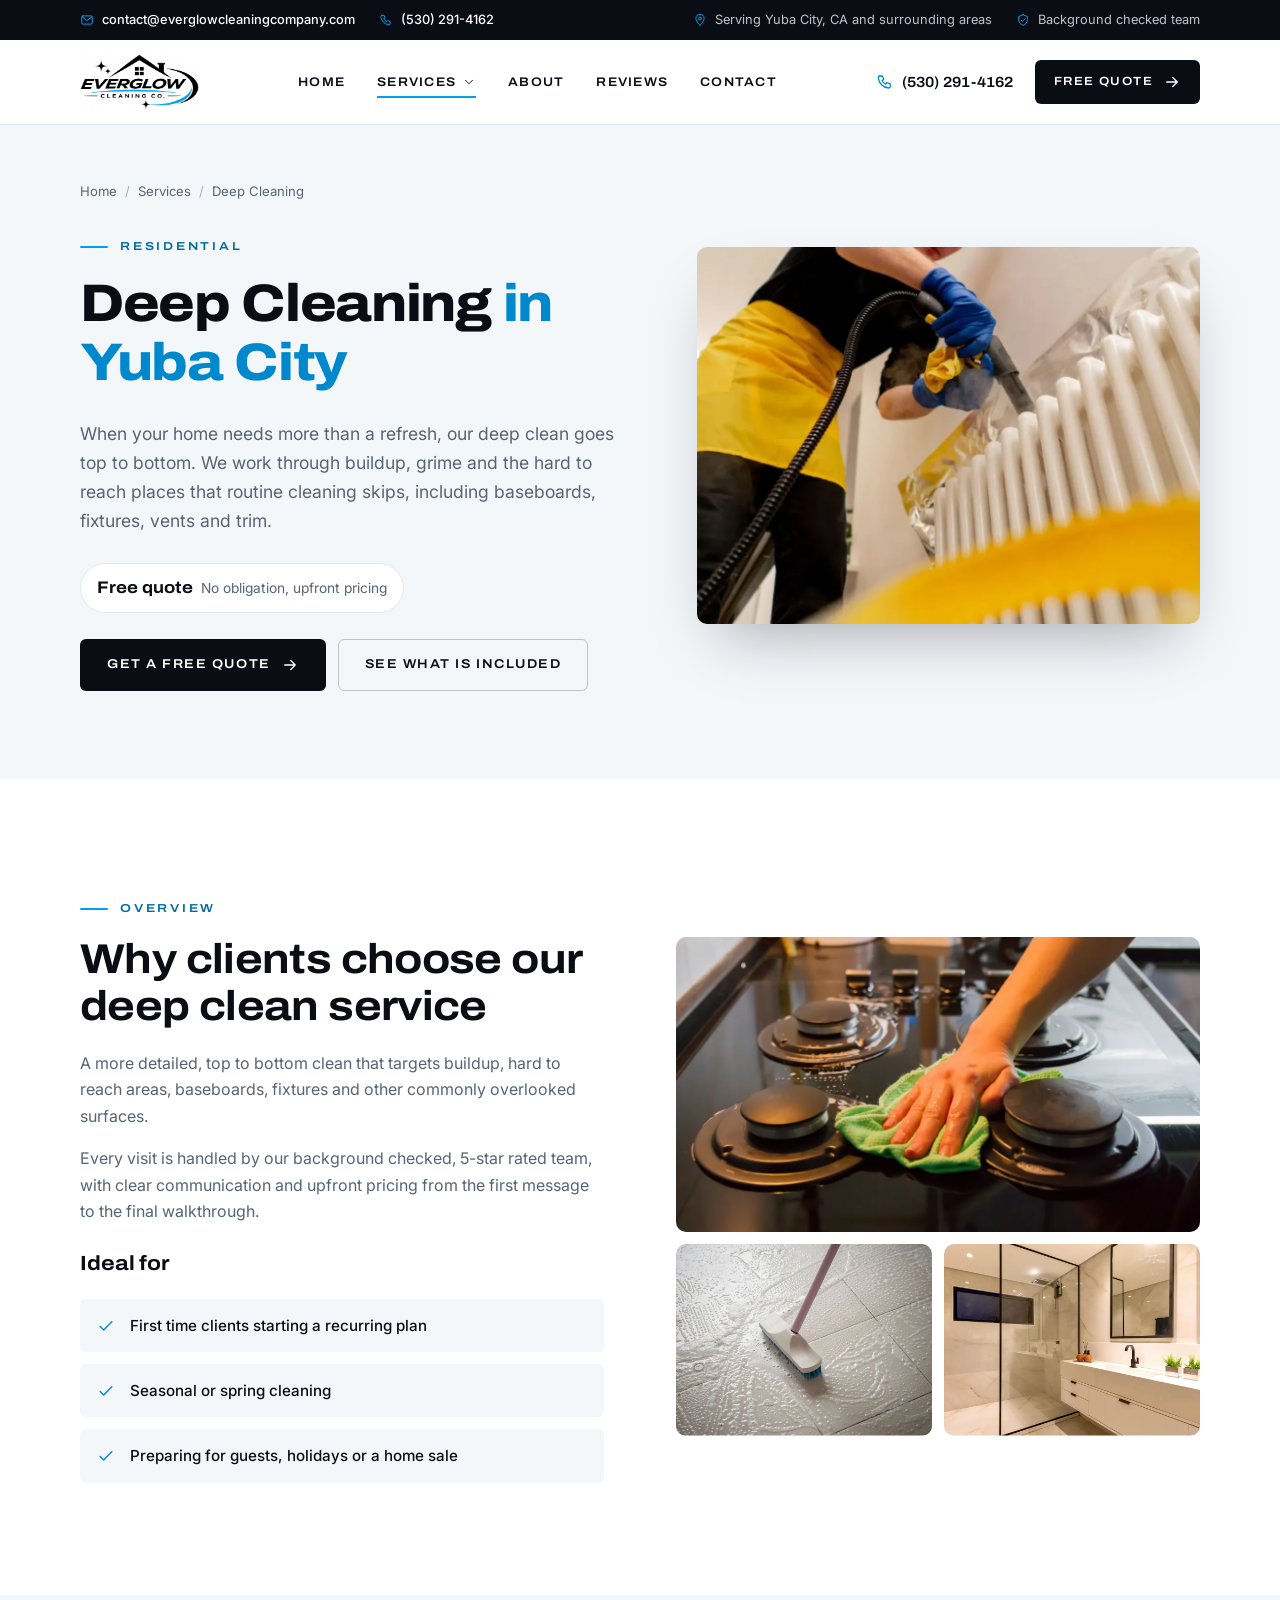
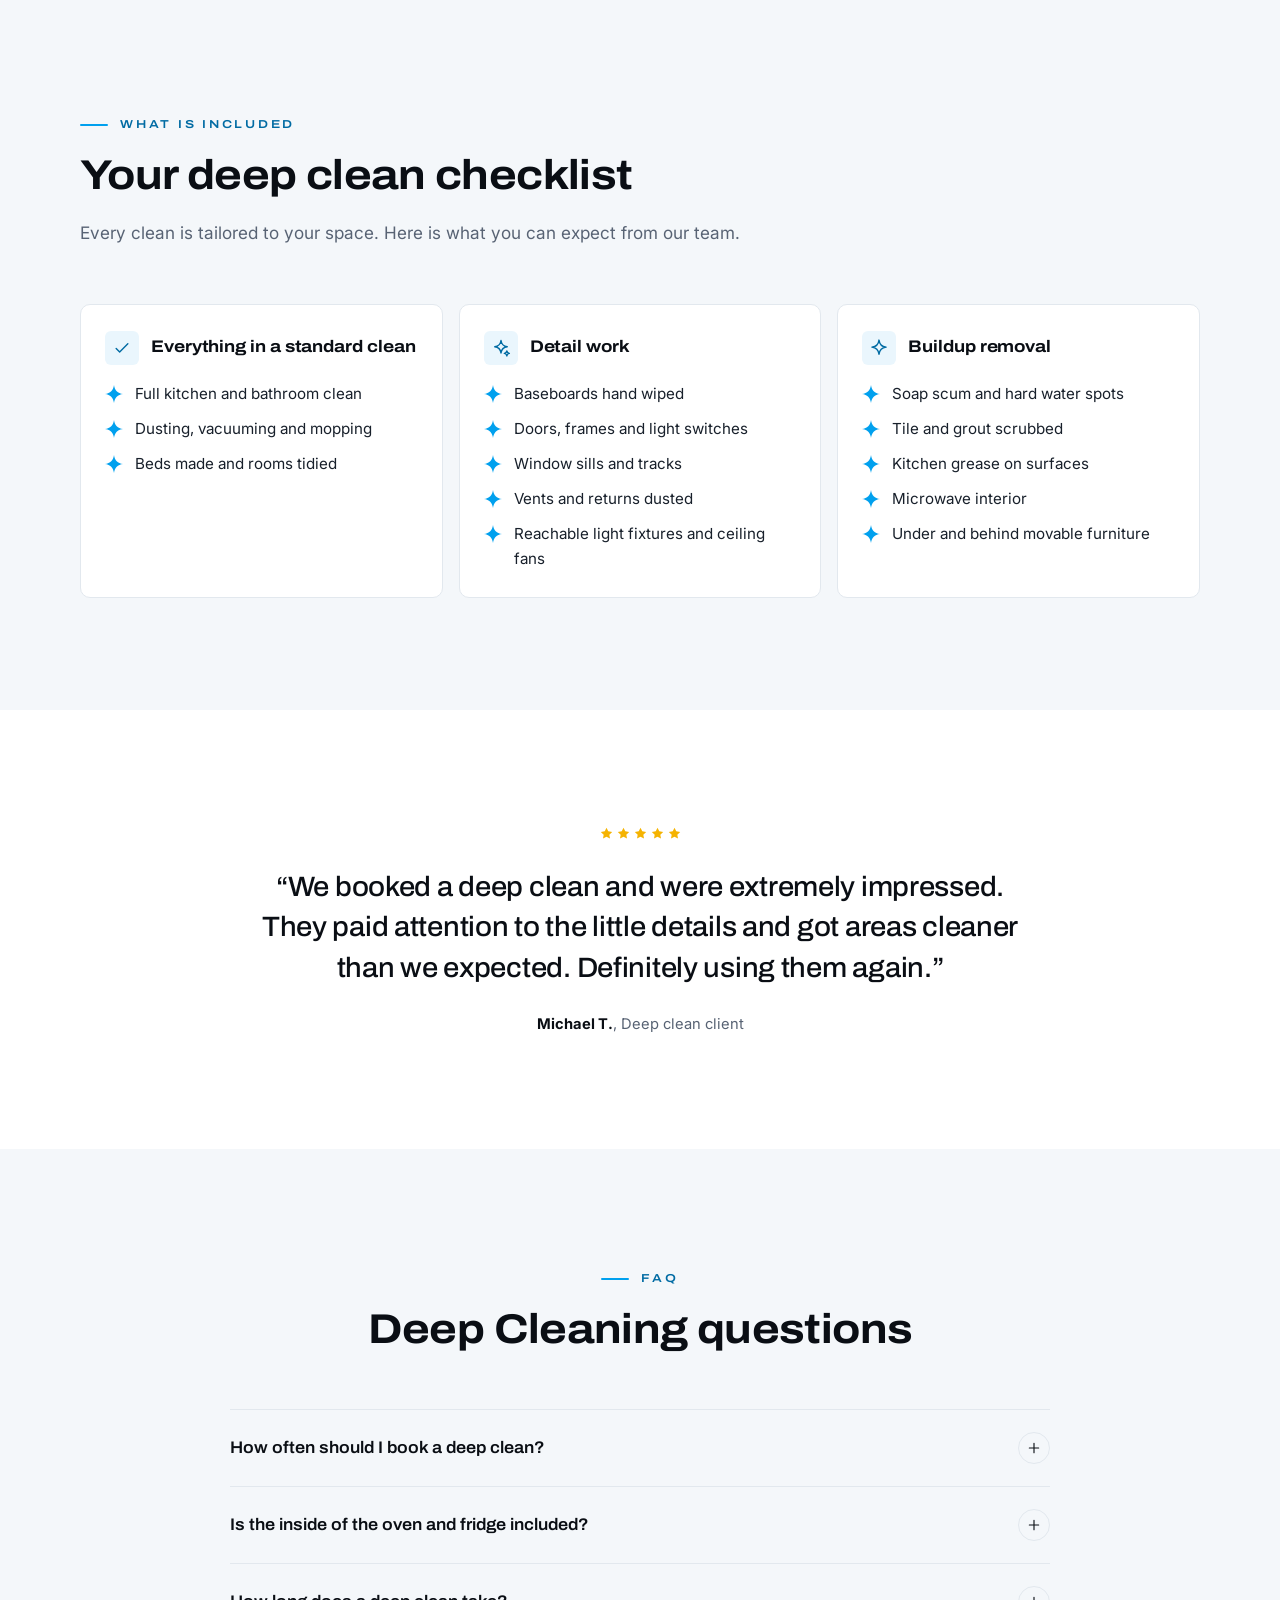
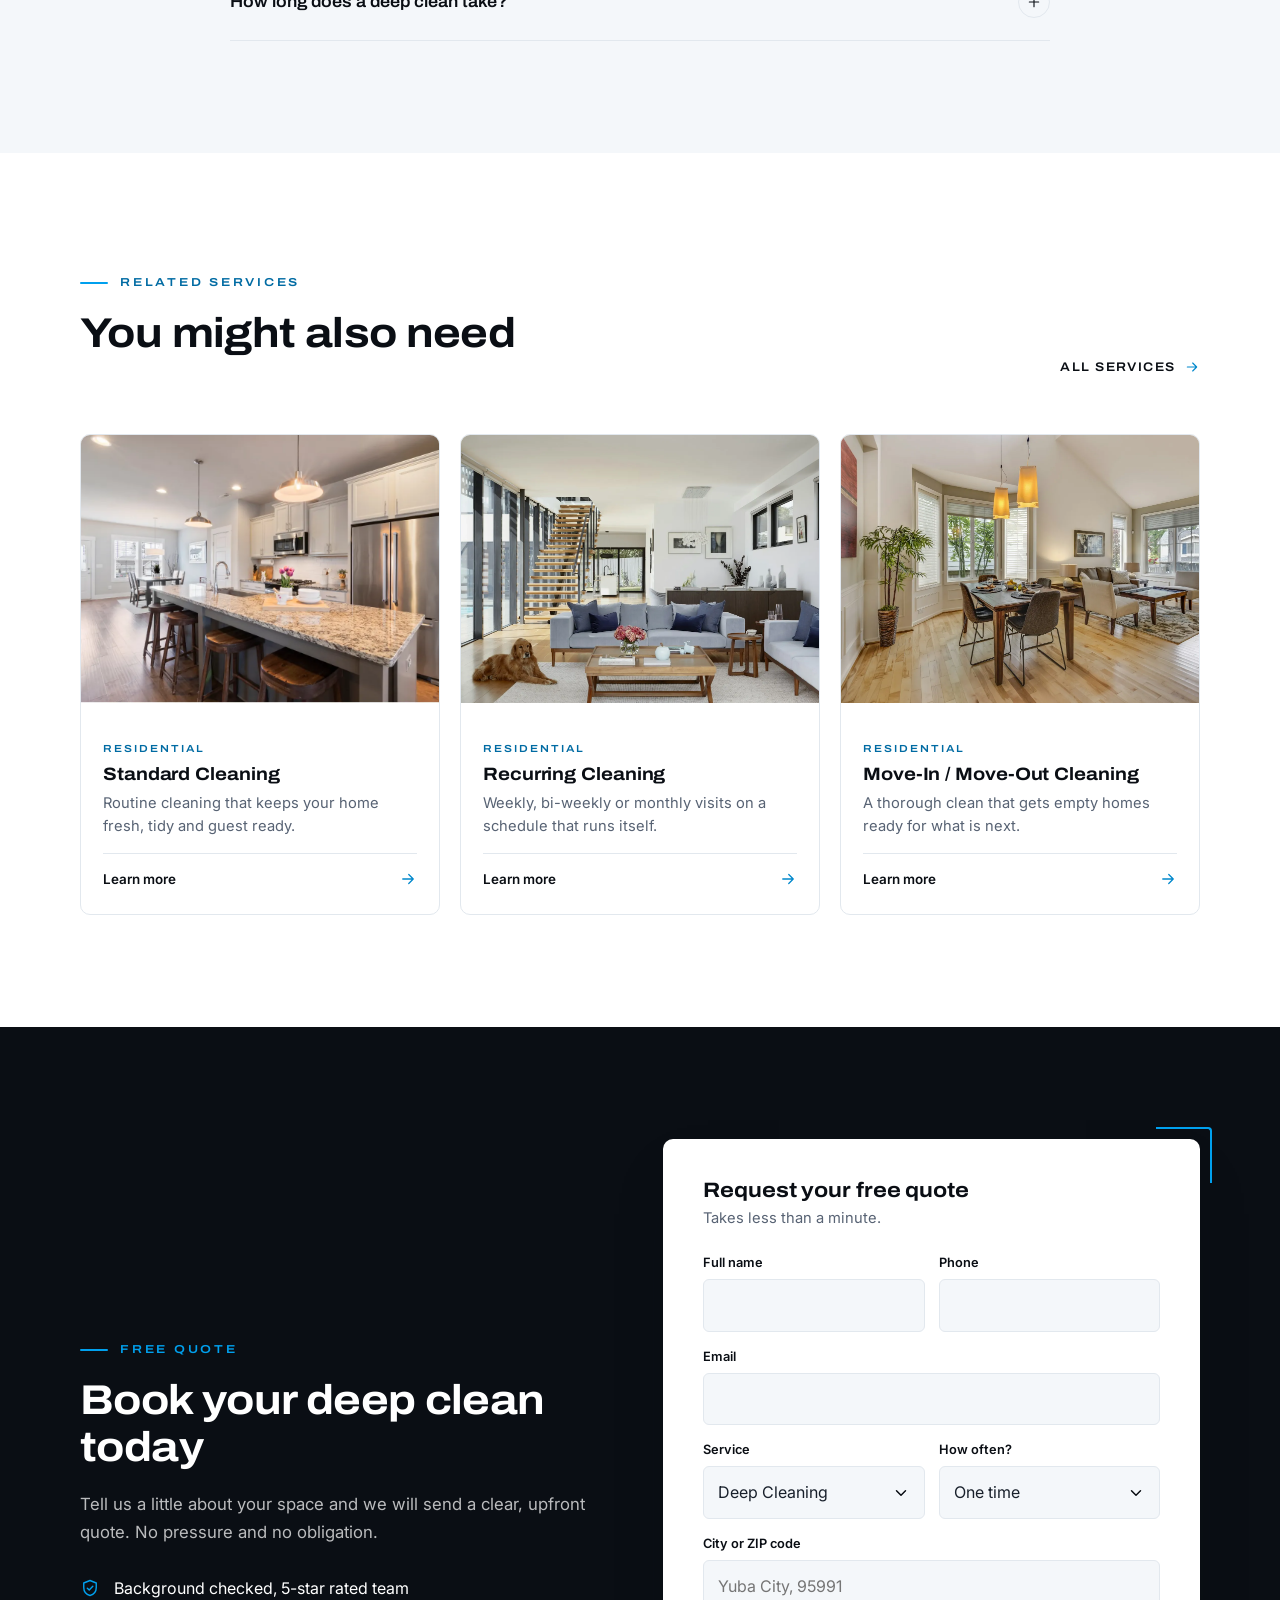
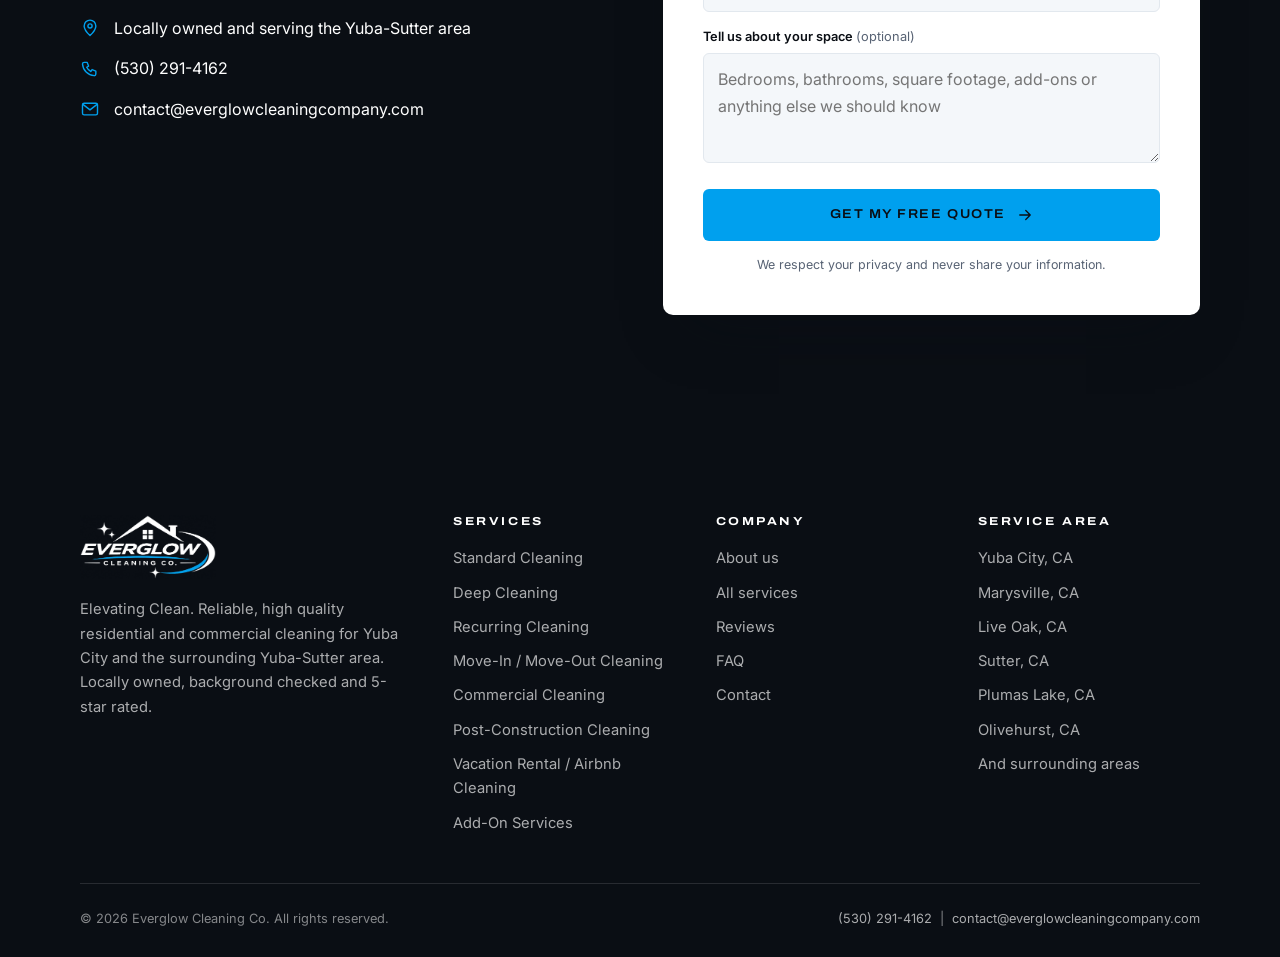
<file: services/deep-cleaning/index.html>
<!DOCTYPE html>
<html lang="en-US">
<head>
<meta charset="utf-8">
<meta name="viewport" content="width=device-width, initial-scale=1, viewport-fit=cover">
<title>Deep Cleaning in Yuba City, CA | Everglow Cleaning Co.</title>
<meta name="description" content="A more detailed, top to bottom clean that targets buildup, hard to reach areas, baseboards, fixtures and other commonly overlooked surfaces. Serving Yuba City, Marysville and surrounding areas. Request a free quote.">
<meta name="robots" content="index, follow">
<link rel="canonical" href="https://everglowcleaningcompany.com/services/deep-cleaning/">
<meta name="author" content="Everglow Cleaning Co.">
<meta name="theme-color" content="#0a0e14">
<meta name="format-detection" content="telephone=no">
<meta name="geo.region" content="US-CA">
<meta name="geo.placename" content="Yuba City, California">
<meta name="geo.position" content="39.1404;-121.6169">
<meta name="ICBM" content="39.1404, -121.6169">
<meta property="og:type" content="website">
<meta property="og:site_name" content="Everglow Cleaning Co.">
<meta property="og:locale" content="en_US">
<meta property="og:title" content="Deep Cleaning in Yuba City, CA | Everglow Cleaning Co.">
<meta property="og:description" content="A more detailed, top to bottom clean that targets buildup, hard to reach areas, baseboards, fixtures and other commonly overlooked surfaces. Serving Yuba City, Marysville and surrounding areas. Request a free quote.">
<meta property="og:url" content="https://everglowcleaningcompany.com/services/deep-cleaning/">
<meta property="og:image" content="https://everglowcleaningcompany.com/assets/og-image.jpg">
<meta property="og:image:alt" content="Everglow Cleaning Co. logo">
<meta name="twitter:card" content="summary_large_image">
<meta name="twitter:title" content="Deep Cleaning in Yuba City, CA | Everglow Cleaning Co.">
<meta name="twitter:description" content="A more detailed, top to bottom clean that targets buildup, hard to reach areas, baseboards, fixtures and other commonly overlooked surfaces. Serving Yuba City, Marysville and surrounding areas. Request a free quote.">
<meta name="twitter:image" content="https://everglowcleaningcompany.com/assets/og-image.jpg">
<link rel="icon" href="../../assets/favicon.svg" type="image/svg+xml">
<link rel="icon" href="../../assets/favicon-32.png" sizes="32x32" type="image/png">
<link rel="alternate icon" href="../../assets/favicon.ico" sizes="any">
<link rel="apple-touch-icon" href="../../assets/apple-touch-icon.png">
<link rel="manifest" href="../../site.webmanifest">
<link rel="preconnect" href="https://fonts.googleapis.com">
<link rel="preconnect" href="https://fonts.gstatic.com" crossorigin>
<link rel="stylesheet" href="https://fonts.googleapis.com/css2?family=Archivo:wdth,wght@100..125,400..800&family=Inter:wght@400;500;600&display=swap">
<link rel="stylesheet" href="../../css/styles.css?v=5">
<script>document.documentElement.classList.add("js")</script>
<script type="application/ld+json">{"@context":"https://schema.org","@graph":[{"@type":"Service","name":"Deep Cleaning","serviceType":"Deep Cleaning","description":"A more detailed, top to bottom clean that targets buildup, hard to reach areas, baseboards, fixtures and other commonly overlooked surfaces.","url":"https://everglowcleaningcompany.com/services/deep-cleaning/","image":"https://everglowcleaningcompany.com/assets/img/deep-hero.webp","provider":{"@id":"https://everglowcleaningcompany.com/#business"},"areaServed":[{"@type":"City","name":"Yuba City, CA"},{"@type":"City","name":"Marysville, CA"},{"@type":"City","name":"Live Oak, CA"},{"@type":"City","name":"Sutter, CA"},{"@type":"City","name":"Plumas Lake, CA"},{"@type":"City","name":"Olivehurst, CA"},{"@type":"City","name":"Linda, CA"},{"@type":"City","name":"Wheatland, CA"},{"@type":"City","name":"Gridley, CA"},{"@type":"City","name":"Biggs, CA"}]},{"@type":"FAQPage","mainEntity":[{"@type":"Question","name":"How often should I book a deep clean?","acceptedAnswer":{"@type":"Answer","text":"Most homes benefit from a deep clean two to four times a year, or as the first visit before recurring service begins."}},{"@type":"Question","name":"Is the inside of the oven and fridge included?","acceptedAnswer":{"@type":"Answer","text":"Inside the oven and refrigerator are available as add-on services, so you only pay for what you need. Just mention them when you request a quote."}},{"@type":"Question","name":"How long does a deep clean take?","acceptedAnswer":{"@type":"Answer","text":"A deep clean usually takes about twice as long as a standard clean. We will confirm timing based on your home's size and condition."}}]},{"@type":"BreadcrumbList","itemListElement":[{"@type":"ListItem","position":1,"name":"Home","item":"https://everglowcleaningcompany.com/"},{"@type":"ListItem","position":2,"name":"Services","item":"https://everglowcleaningcompany.com/services/"},{"@type":"ListItem","position":3,"name":"Deep Cleaning","item":"https://everglowcleaningcompany.com/services/deep-cleaning/"}]},{"@type":["HouseCleaningService","LocalBusiness"],"@id":"https://everglowcleaningcompany.com/#business","name":"Everglow Cleaning Co.","slogan":"Elevating Clean","url":"https://everglowcleaningcompany.com/","logo":"https://everglowcleaningcompany.com/assets/logo.png","image":"https://everglowcleaningcompany.com/assets/og-image.jpg","email":"contact@everglowcleaningcompany.com","telephone":"+15302914162","founder":{"@type":"Person","name":"Rigo Ramirez"},"priceRange":"$$","description":"Locally owned residential and commercial cleaning company serving Yuba City, CA and surrounding areas.","address":{"@type":"PostalAddress","addressLocality":"Yuba City","addressRegion":"CA","postalCode":"95991","addressCountry":"US"},"geo":{"@type":"GeoCoordinates","latitude":39.1404,"longitude":-121.6169},"areaServed":[{"@type":"City","name":"Yuba City, CA"},{"@type":"City","name":"Marysville, CA"},{"@type":"City","name":"Live Oak, CA"},{"@type":"City","name":"Sutter, CA"},{"@type":"City","name":"Plumas Lake, CA"},{"@type":"City","name":"Olivehurst, CA"},{"@type":"City","name":"Linda, CA"},{"@type":"City","name":"Wheatland, CA"},{"@type":"City","name":"Gridley, CA"},{"@type":"City","name":"Biggs, CA"}],"aggregateRating":{"@type":"AggregateRating","ratingValue":"5","reviewCount":"5","bestRating":"5"},"review":[{"@type":"Review","author":{"@type":"Person","name":"Sarah M."},"reviewRating":{"@type":"Rating","ratingValue":"5","bestRating":"5"},"reviewBody":"Super easy to book and the cleaning team did an amazing job. They showed up on time, were professional, and left the entire house looking spotless. I've already signed up for recurring cleanings!"},{"@type":"Review","author":{"@type":"Person","name":"Jessica R."},"reviewRating":{"@type":"Rating","ratingValue":"5","bestRating":"5"},"reviewBody":"I've tried a few cleaning companies before and this has easily been the best experience. Communication was great, pricing was straightforward, and my home looked incredible afterward."},{"@type":"Review","author":{"@type":"Person","name":"Michael T."},"reviewRating":{"@type":"Rating","ratingValue":"5","bestRating":"5"},"reviewBody":"We booked a deep clean and were extremely impressed. They paid attention to the little details and got areas cleaner than we expected. Definitely using them again."},{"@type":"Review","author":{"@type":"Person","name":"Amanda L."},"reviewRating":{"@type":"Rating","ratingValue":"5","bestRating":"5"},"reviewBody":"Having them come every two weeks has been a lifesaver. They're reliable, consistent, and it's so nice coming home to a clean house without having to worry about it."},{"@type":"Review","author":{"@type":"Person","name":"David K."},"reviewRating":{"@type":"Rating","ratingValue":"5","bestRating":"5"},"reviewBody":"Great experience from start to finish. Booking was simple, they kept me updated, and the cleaners did a fantastic job. Professional, dependable, and absolutely worth it."}],"hasOfferCatalog":{"@type":"OfferCatalog","name":"Cleaning services","itemListElement":[{"@type":"Offer","itemOffered":{"@type":"Service","name":"Standard Cleaning","url":"https://everglowcleaningcompany.com/services/standard-cleaning/"}},{"@type":"Offer","itemOffered":{"@type":"Service","name":"Deep Cleaning","url":"https://everglowcleaningcompany.com/services/deep-cleaning/"}},{"@type":"Offer","itemOffered":{"@type":"Service","name":"Recurring Cleaning","url":"https://everglowcleaningcompany.com/services/recurring-cleaning/"}},{"@type":"Offer","itemOffered":{"@type":"Service","name":"Move-In / Move-Out Cleaning","url":"https://everglowcleaningcompany.com/services/move-in-move-out-cleaning/"}},{"@type":"Offer","itemOffered":{"@type":"Service","name":"Commercial Cleaning","url":"https://everglowcleaningcompany.com/services/commercial-cleaning/"}},{"@type":"Offer","itemOffered":{"@type":"Service","name":"Post-Construction Cleaning","url":"https://everglowcleaningcompany.com/services/post-construction-cleaning/"}},{"@type":"Offer","itemOffered":{"@type":"Service","name":"Vacation Rental / Airbnb Cleaning","url":"https://everglowcleaningcompany.com/services/vacation-rental-airbnb-cleaning/"}},{"@type":"Offer","itemOffered":{"@type":"Service","name":"Add-On Services","url":"https://everglowcleaningcompany.com/services/add-on-services/"}}]}}]}</script>
</head>
<body>
<a class="skip-link" href="#main">Skip to content</a>
<div class="topbar"><div class="container">
<ul><li><svg viewBox="0 0 24 24" fill="none" stroke="currentColor" stroke-width="1.7" stroke-linecap="round" stroke-linejoin="round" aria-hidden="true"><rect x="3" y="5" width="18" height="14" rx="2"/><path d="m3.5 6.5 8.5 6.5 8.5-6.5"/></svg><a href="mailto:contact@everglowcleaningcompany.com">contact@everglowcleaningcompany.com</a></li><li class="topbar__phone"><svg viewBox="0 0 24 24" fill="none" stroke="currentColor" stroke-width="1.7" stroke-linecap="round" stroke-linejoin="round" aria-hidden="true"><path d="M5 4h3.5l1.8 4.5-2.3 1.4a11 11 0 0 0 5.1 5.1l1.4-2.3L19 14.5V18a2 2 0 0 1-2 2A15 15 0 0 1 3 6a2 2 0 0 1 2-2Z"/></svg><a href="tel:+15302914162">(530) 291-4162</a></li></ul>
<ul><li class="topbar__extra"><svg viewBox="0 0 24 24" fill="none" stroke="currentColor" stroke-width="1.7" stroke-linecap="round" stroke-linejoin="round" aria-hidden="true"><path d="M12 21s-7-6.2-7-11.5a7 7 0 1 1 14 0C19 14.8 12 21 12 21Z"/><circle cx="12" cy="9.5" r="2.5"/></svg>Serving Yuba City, CA and surrounding areas</li><li class="topbar__extra"><svg viewBox="0 0 24 24" fill="none" stroke="currentColor" stroke-width="1.7" stroke-linecap="round" stroke-linejoin="round" aria-hidden="true"><path d="M12 3 4.5 6v5.5c0 4.6 3.2 8.4 7.5 9.5 4.3-1.1 7.5-4.9 7.5-9.5V6L12 3Z"/><path d="m8.8 12.2 2.3 2.3 4.3-4.6"/></svg>Background checked team</li></ul>
</div></div>
<header class="site-header">
<div class="container">
<a class="brand" href="../../" aria-label="Everglow Cleaning Co. home"><img src="../../assets/logo.webp" alt="Everglow Cleaning Co." width="720" height="338"></a>
<nav class="nav" aria-label="Main">
<ul class="nav__list">
<li><a class="nav__link" href="../../">Home</a></li>
<li class="has-menu"><a class="nav__link" href="../../services/" aria-haspopup="true" aria-expanded="false" aria-current="page">Services <svg viewBox="0 0 24 24" fill="none" stroke="currentColor" stroke-width="1.7" stroke-linecap="round" stroke-linejoin="round" aria-hidden="true"><path d="m6 9 6 6 6-6"/></svg></a>
<div class="mega" role="menu"><div class="mega__grid"><a class="mega__item" href="../../services/standard-cleaning/"><span class="mega__icon"><svg viewBox="0 0 24 24" fill="none" stroke="currentColor" stroke-width="1.7" stroke-linecap="round" stroke-linejoin="round" aria-hidden="true"><path d="M3.5 11 12 4l8.5 7"/><path d="M5.5 9.5V20h13V9.5"/><path d="M10 20v-5h4v5"/></svg></span><span><strong>Standard Cleaning</strong><span>Routine cleaning that keeps your home fresh, tidy and guest ready.</span></span></a><a class="mega__item" href="../../services/deep-cleaning/"><span class="mega__icon"><svg viewBox="0 0 24 24" fill="none" stroke="currentColor" stroke-width="1.7" stroke-linecap="round" stroke-linejoin="round" aria-hidden="true"><path d="M12 3c.6 4.6 2.9 6.9 7.5 7.5-4.6.6-6.9 2.9-7.5 7.5-.6-4.6-2.9-6.9-7.5-7.5C9.1 9.9 11.4 7.6 12 3Z"/><path d="M19 15.5c.3 1.9 1.1 2.7 3 3-1.9.3-2.7 1.1-3 3-.3-1.9-1.1-2.7-3-3 1.9-.3 2.7-1.1 3-3Z"/></svg></span><span><strong>Deep Cleaning</strong><span>A detailed top to bottom clean for buildup and overlooked areas.</span></span></a><a class="mega__item" href="../../services/recurring-cleaning/"><span class="mega__icon"><svg viewBox="0 0 24 24" fill="none" stroke="currentColor" stroke-width="1.7" stroke-linecap="round" stroke-linejoin="round" aria-hidden="true"><path d="M17 2.5 20.5 6 17 9.5"/><path d="M3.5 11V9.5A3.5 3.5 0 0 1 7 6h13.5"/><path d="M7 21.5 3.5 18 7 14.5"/><path d="M20.5 13v1.5A3.5 3.5 0 0 1 17 18H3.5"/></svg></span><span><strong>Recurring Cleaning</strong><span>Weekly, bi-weekly or monthly visits on a schedule that runs itself.</span></span></a><a class="mega__item" href="../../services/move-in-move-out-cleaning/"><span class="mega__icon"><svg viewBox="0 0 24 24" fill="none" stroke="currentColor" stroke-width="1.7" stroke-linecap="round" stroke-linejoin="round" aria-hidden="true"><path d="M3.5 7.5 12 3l8.5 4.5v9L12 21l-8.5-4.5v-9Z"/><path d="M3.5 7.5 12 12l8.5-4.5M12 12v9"/></svg></span><span><strong>Move-In / Move-Out Cleaning</strong><span>A thorough clean that gets empty homes ready for what is next.</span></span></a><a class="mega__item" href="../../services/commercial-cleaning/"><span class="mega__icon"><svg viewBox="0 0 24 24" fill="none" stroke="currentColor" stroke-width="1.7" stroke-linecap="round" stroke-linejoin="round" aria-hidden="true"><rect x="4.5" y="3" width="15" height="18" rx="1.5"/><path d="M9 7h1.5M13.5 7H15M9 11h1.5M13.5 11H15M9 15h1.5M13.5 15H15M10.5 21v-3h3v3"/></svg></span><span><strong>Commercial Cleaning</strong><span>Custom cleaning plans for offices, retail and commercial spaces.</span></span></a><a class="mega__item" href="../../services/post-construction-cleaning/"><span class="mega__icon"><svg viewBox="0 0 24 24" fill="none" stroke="currentColor" stroke-width="1.7" stroke-linecap="round" stroke-linejoin="round" aria-hidden="true"><path d="m14 6 4 4"/><path d="M11.5 8.5 4 16a1.9 1.9 0 0 0 2.7 2.7l7.5-7.5"/><path d="M12.5 4.5 15 2l7 7-2.5 2.5"/><path d="m12.5 4.5 7 7"/></svg></span><span><strong>Post-Construction Cleaning</strong><span>Dust, debris and residue removed so new spaces are ready to use.</span></span></a><a class="mega__item" href="../../services/vacation-rental-airbnb-cleaning/"><span class="mega__icon"><svg viewBox="0 0 24 24" fill="none" stroke="currentColor" stroke-width="1.7" stroke-linecap="round" stroke-linejoin="round" aria-hidden="true"><circle cx="8" cy="15" r="4.5"/><path d="m11.2 11.8 9.3-9.3M17 6l3 3M14.5 8.5l2.5 2.5"/></svg></span><span><strong>Vacation Rental / Airbnb Cleaning</strong><span>Reliable turnovers that keep your rental ready for five star stays.</span></span></a><a class="mega__item" href="../../services/add-on-services/"><span class="mega__icon"><svg viewBox="0 0 24 24" fill="none" stroke="currentColor" stroke-width="1.7" stroke-linecap="round" stroke-linejoin="round" aria-hidden="true"><rect x="3.5" y="3.5" width="17" height="17" rx="3"/><path d="M12 8v8M8 12h8"/></svg></span><span><strong>Add-On Services</strong><span>Fridges, ovens, windows, laundry and more, added to any clean.</span></span></a></div>
<div class="mega__foot"><span>Not sure which clean you need?</span><a class="text-link" href="../../contact/">Ask us <svg viewBox="0 0 24 24" fill="none" stroke="currentColor" stroke-width="1.7" stroke-linecap="round" stroke-linejoin="round" aria-hidden="true"><path d="M5 12h14M13 6l6 6-6 6"/></svg></a></div></div></li>
<li><a class="nav__link" href="../../about/">About</a></li>
<li><a class="nav__link" href="../../#reviews">Reviews</a></li>
<li><a class="nav__link" href="../../contact/">Contact</a></li>
</ul>
</nav>
<div class="header-actions"><a class="header-phone" href="tel:+15302914162"><svg viewBox="0 0 24 24" fill="none" stroke="currentColor" stroke-width="1.7" stroke-linecap="round" stroke-linejoin="round" aria-hidden="true"><path d="M5 4h3.5l1.8 4.5-2.3 1.4a11 11 0 0 0 5.1 5.1l1.4-2.3L19 14.5V18a2 2 0 0 1-2 2A15 15 0 0 1 3 6a2 2 0 0 1 2-2Z"/></svg><span>(530) 291-4162</span></a><a class="btn btn--primary btn--sm header-cta" href="../../contact/">Free Quote <svg viewBox="0 0 24 24" fill="none" stroke="currentColor" stroke-width="1.7" stroke-linecap="round" stroke-linejoin="round" aria-hidden="true"><path d="M5 12h14M13 6l6 6-6 6"/></svg></a></div>
<button class="menu-toggle" type="button" aria-label="Open menu" aria-expanded="false" aria-controls="mobile-menu"><span class="icon-menu"><svg viewBox="0 0 24 24" fill="none" stroke="currentColor" stroke-width="1.7" stroke-linecap="round" stroke-linejoin="round" aria-hidden="true"><path d="M4 7h16M4 12h16M4 17h16"/></svg></span><span class="icon-close"><svg viewBox="0 0 24 24" fill="none" stroke="currentColor" stroke-width="1.7" stroke-linecap="round" stroke-linejoin="round" aria-hidden="true"><path d="M6 6l12 12M18 6 6 18"/></svg></span></button>
</div>
</header>
<div class="mobile-menu" id="mobile-menu">
<ul>
<li><a href="../../">Home<svg viewBox="0 0 24 24" fill="none" stroke="currentColor" stroke-width="1.7" stroke-linecap="round" stroke-linejoin="round" aria-hidden="true"><path d="M5 12h14M13 6l6 6-6 6"/></svg></a></li>
<li><a href="../../about/">About<svg viewBox="0 0 24 24" fill="none" stroke="currentColor" stroke-width="1.7" stroke-linecap="round" stroke-linejoin="round" aria-hidden="true"><path d="M5 12h14M13 6l6 6-6 6"/></svg></a></li>
<li><a href="../../#reviews">Reviews<svg viewBox="0 0 24 24" fill="none" stroke="currentColor" stroke-width="1.7" stroke-linecap="round" stroke-linejoin="round" aria-hidden="true"><path d="M5 12h14M13 6l6 6-6 6"/></svg></a></li>
<li><a href="../../contact/">Contact<svg viewBox="0 0 24 24" fill="none" stroke="currentColor" stroke-width="1.7" stroke-linecap="round" stroke-linejoin="round" aria-hidden="true"><path d="M5 12h14M13 6l6 6-6 6"/></svg></a></li>
</ul>
<p class="mobile-menu__label">Services</p>
<ul><li><a href="../../services/standard-cleaning/">Standard Cleaning<svg viewBox="0 0 24 24" fill="none" stroke="currentColor" stroke-width="1.7" stroke-linecap="round" stroke-linejoin="round" aria-hidden="true"><path d="M5 12h14M13 6l6 6-6 6"/></svg></a></li><li><a href="../../services/deep-cleaning/">Deep Cleaning<svg viewBox="0 0 24 24" fill="none" stroke="currentColor" stroke-width="1.7" stroke-linecap="round" stroke-linejoin="round" aria-hidden="true"><path d="M5 12h14M13 6l6 6-6 6"/></svg></a></li><li><a href="../../services/recurring-cleaning/">Recurring Cleaning<svg viewBox="0 0 24 24" fill="none" stroke="currentColor" stroke-width="1.7" stroke-linecap="round" stroke-linejoin="round" aria-hidden="true"><path d="M5 12h14M13 6l6 6-6 6"/></svg></a></li><li><a href="../../services/move-in-move-out-cleaning/">Move-In / Move-Out Cleaning<svg viewBox="0 0 24 24" fill="none" stroke="currentColor" stroke-width="1.7" stroke-linecap="round" stroke-linejoin="round" aria-hidden="true"><path d="M5 12h14M13 6l6 6-6 6"/></svg></a></li><li><a href="../../services/commercial-cleaning/">Commercial Cleaning<svg viewBox="0 0 24 24" fill="none" stroke="currentColor" stroke-width="1.7" stroke-linecap="round" stroke-linejoin="round" aria-hidden="true"><path d="M5 12h14M13 6l6 6-6 6"/></svg></a></li><li><a href="../../services/post-construction-cleaning/">Post-Construction Cleaning<svg viewBox="0 0 24 24" fill="none" stroke="currentColor" stroke-width="1.7" stroke-linecap="round" stroke-linejoin="round" aria-hidden="true"><path d="M5 12h14M13 6l6 6-6 6"/></svg></a></li><li><a href="../../services/vacation-rental-airbnb-cleaning/">Vacation Rental / Airbnb Cleaning<svg viewBox="0 0 24 24" fill="none" stroke="currentColor" stroke-width="1.7" stroke-linecap="round" stroke-linejoin="round" aria-hidden="true"><path d="M5 12h14M13 6l6 6-6 6"/></svg></a></li><li><a href="../../services/add-on-services/">Add-On Services<svg viewBox="0 0 24 24" fill="none" stroke="currentColor" stroke-width="1.7" stroke-linecap="round" stroke-linejoin="round" aria-hidden="true"><path d="M5 12h14M13 6l6 6-6 6"/></svg></a></li></ul>
<a class="btn btn--primary btn--block" href="../../contact/">Get a Free Quote <svg viewBox="0 0 24 24" fill="none" stroke="currentColor" stroke-width="1.7" stroke-linecap="round" stroke-linejoin="round" aria-hidden="true"><path d="M5 12h14M13 6l6 6-6 6"/></svg></a>
<a class="btn btn--outline btn--block" style="margin-top:12px" href="tel:+15302914162"><svg viewBox="0 0 24 24" fill="none" stroke="currentColor" stroke-width="1.7" stroke-linecap="round" stroke-linejoin="round" aria-hidden="true"><path d="M5 4h3.5l1.8 4.5-2.3 1.4a11 11 0 0 0 5.1 5.1l1.4-2.3L19 14.5V18a2 2 0 0 1-2 2A15 15 0 0 1 3 6a2 2 0 0 1 2-2Z"/></svg> Call (530) 291-4162</a>
</div>

<main id="main">
<section class="page-hero">
<div class="container">
<div>
<ol class="breadcrumb"><li><a href="../../">Home</a></li><li><a href="../../services/">Services</a></li><li aria-current="page">Deep Cleaning</li></ol>
<span class="eyebrow">Residential</span>
<h1>Deep Cleaning <span class="hl">in Yuba City</span></h1>
<p class="page-hero__lead">When your home needs more than a refresh, our deep clean goes top to bottom. We work through buildup, grime and the hard to reach places that routine cleaning skips, including baseboards, fixtures, vents and trim.</p>
<div class="price-chip"><strong>Free quote</strong> No obligation, upfront pricing</div>
<div class="btn-row">
<a class="btn btn--primary" href="../../contact/?service=Deep%20Cleaning">Get a Free Quote <svg viewBox="0 0 24 24" fill="none" stroke="currentColor" stroke-width="1.7" stroke-linecap="round" stroke-linejoin="round" aria-hidden="true"><path d="M5 12h14M13 6l6 6-6 6"/></svg></a>
<a class="btn btn--outline" href="#included">See what is included</a>
</div>
</div>
<div class="page-hero__img"><img src="../../assets/img/deep-hero.webp" alt="Cleaner steam cleaning a radiator during a detailed deep clean" width="1200" height="900" fetchpriority="high"></div>
</div>
</section>

<section class="section" id="overview">
<div class="container split">
<div class="reveal">
<span class="eyebrow">Overview</span>
<h2>Why clients choose our deep clean service</h2>
<p>A more detailed, top to bottom clean that targets buildup, hard to reach areas, baseboards, fixtures and other commonly overlooked surfaces.</p>
<p>Every visit is handled by our background checked, 5-star rated team, with clear communication and upfront pricing from the first message to the final walkthrough.</p>
<h3 style="margin-top:28px">Ideal for</h3><ul class="ideal"><li><svg viewBox="0 0 24 24" fill="none" stroke="currentColor" stroke-width="1.7" stroke-linecap="round" stroke-linejoin="round" aria-hidden="true"><path d="m5 12.5 4.2 4.2L19 7"/></svg>First time clients starting a recurring plan</li><li><svg viewBox="0 0 24 24" fill="none" stroke="currentColor" stroke-width="1.7" stroke-linecap="round" stroke-linejoin="round" aria-hidden="true"><path d="m5 12.5 4.2 4.2L19 7"/></svg>Seasonal or spring cleaning</li><li><svg viewBox="0 0 24 24" fill="none" stroke="currentColor" stroke-width="1.7" stroke-linecap="round" stroke-linejoin="round" aria-hidden="true"><path d="m5 12.5 4.2 4.2L19 7"/></svg>Preparing for guests, holidays or a home sale</li></ul>
</div>
<div class="gallery reveal"><img src="../../assets/img/stovetop.webp" alt="Stovetop being wiped down and degreased" width="800" height="600" loading="lazy" decoding="async"><img src="../../assets/img/grout-scrub.webp" alt="Tile floor and grout being scrubbed with a brush" width="800" height="600" loading="lazy" decoding="async"><img src="../../assets/img/shower-glass.webp" alt="Spotless glass shower and vanity in a modern bathroom" width="800" height="600" loading="lazy" decoding="async"></div>
</div>
</section>
<div id="included"></div>
<section class="section section--mist">
<div class="container">
<div class="section-head"><span class="eyebrow">What is included</span><h2>Your deep clean checklist</h2><p>Every clean is tailored to your space. Here is what you can expect from our team.</p></div>
<div class="included"><div class="included__group reveal"><h3><span class="mega__icon"><svg viewBox="0 0 24 24" fill="none" stroke="currentColor" stroke-width="1.7" stroke-linecap="round" stroke-linejoin="round" aria-hidden="true"><path d="m5 12.5 4.2 4.2L19 7"/></svg></span>Everything in a standard clean</h3><ul class="checks"><li><svg viewBox="0 0 24 24" fill="currentColor" aria-hidden="true"><path d="M12 0C12.8 7 17 11.2 24 12 17 12.8 12.8 17 12 24 11.2 17 7 12.8 0 12 7 11.2 11.2 7 12 0Z"/></svg>Full kitchen and bathroom clean</li><li><svg viewBox="0 0 24 24" fill="currentColor" aria-hidden="true"><path d="M12 0C12.8 7 17 11.2 24 12 17 12.8 12.8 17 12 24 11.2 17 7 12.8 0 12 7 11.2 11.2 7 12 0Z"/></svg>Dusting, vacuuming and mopping</li><li><svg viewBox="0 0 24 24" fill="currentColor" aria-hidden="true"><path d="M12 0C12.8 7 17 11.2 24 12 17 12.8 12.8 17 12 24 11.2 17 7 12.8 0 12 7 11.2 11.2 7 12 0Z"/></svg>Beds made and rooms tidied</li></ul></div><div class="included__group reveal"><h3><span class="mega__icon"><svg viewBox="0 0 24 24" fill="none" stroke="currentColor" stroke-width="1.7" stroke-linecap="round" stroke-linejoin="round" aria-hidden="true"><path d="M12 3c.6 4.6 2.9 6.9 7.5 7.5-4.6.6-6.9 2.9-7.5 7.5-.6-4.6-2.9-6.9-7.5-7.5C9.1 9.9 11.4 7.6 12 3Z"/><path d="M19 15.5c.3 1.9 1.1 2.7 3 3-1.9.3-2.7 1.1-3 3-.3-1.9-1.1-2.7-3-3 1.9-.3 2.7-1.1 3-3Z"/></svg></span>Detail work</h3><ul class="checks"><li><svg viewBox="0 0 24 24" fill="currentColor" aria-hidden="true"><path d="M12 0C12.8 7 17 11.2 24 12 17 12.8 12.8 17 12 24 11.2 17 7 12.8 0 12 7 11.2 11.2 7 12 0Z"/></svg>Baseboards hand wiped</li><li><svg viewBox="0 0 24 24" fill="currentColor" aria-hidden="true"><path d="M12 0C12.8 7 17 11.2 24 12 17 12.8 12.8 17 12 24 11.2 17 7 12.8 0 12 7 11.2 11.2 7 12 0Z"/></svg>Doors, frames and light switches</li><li><svg viewBox="0 0 24 24" fill="currentColor" aria-hidden="true"><path d="M12 0C12.8 7 17 11.2 24 12 17 12.8 12.8 17 12 24 11.2 17 7 12.8 0 12 7 11.2 11.2 7 12 0Z"/></svg>Window sills and tracks</li><li><svg viewBox="0 0 24 24" fill="currentColor" aria-hidden="true"><path d="M12 0C12.8 7 17 11.2 24 12 17 12.8 12.8 17 12 24 11.2 17 7 12.8 0 12 7 11.2 11.2 7 12 0Z"/></svg>Vents and returns dusted</li><li><svg viewBox="0 0 24 24" fill="currentColor" aria-hidden="true"><path d="M12 0C12.8 7 17 11.2 24 12 17 12.8 12.8 17 12 24 11.2 17 7 12.8 0 12 7 11.2 11.2 7 12 0Z"/></svg>Reachable light fixtures and ceiling fans</li></ul></div><div class="included__group reveal"><h3><span class="mega__icon"><svg viewBox="0 0 24 24" fill="none" stroke="currentColor" stroke-width="1.7" stroke-linecap="round" stroke-linejoin="round" aria-hidden="true"><path d="M12 2.5c.7 5.4 3.1 7.8 8.5 8.5-5.4.7-7.8 3.1-8.5 8.5-.7-5.4-3.1-7.8-8.5-8.5 5.4-.7 7.8-3.1 8.5-8.5Z"/></svg></span>Buildup removal</h3><ul class="checks"><li><svg viewBox="0 0 24 24" fill="currentColor" aria-hidden="true"><path d="M12 0C12.8 7 17 11.2 24 12 17 12.8 12.8 17 12 24 11.2 17 7 12.8 0 12 7 11.2 11.2 7 12 0Z"/></svg>Soap scum and hard water spots</li><li><svg viewBox="0 0 24 24" fill="currentColor" aria-hidden="true"><path d="M12 0C12.8 7 17 11.2 24 12 17 12.8 12.8 17 12 24 11.2 17 7 12.8 0 12 7 11.2 11.2 7 12 0Z"/></svg>Tile and grout scrubbed</li><li><svg viewBox="0 0 24 24" fill="currentColor" aria-hidden="true"><path d="M12 0C12.8 7 17 11.2 24 12 17 12.8 12.8 17 12 24 11.2 17 7 12.8 0 12 7 11.2 11.2 7 12 0Z"/></svg>Kitchen grease on surfaces</li><li><svg viewBox="0 0 24 24" fill="currentColor" aria-hidden="true"><path d="M12 0C12.8 7 17 11.2 24 12 17 12.8 12.8 17 12 24 11.2 17 7 12.8 0 12 7 11.2 11.2 7 12 0Z"/></svg>Microwave interior</li><li><svg viewBox="0 0 24 24" fill="currentColor" aria-hidden="true"><path d="M12 0C12.8 7 17 11.2 24 12 17 12.8 12.8 17 12 24 11.2 17 7 12.8 0 12 7 11.2 11.2 7 12 0Z"/></svg>Under and behind movable furniture</li></ul></div></div></div></section>

<section class="section">
<div class="container quote-feature reveal">
<span class="stars" aria-label="5 out of 5 stars"><svg viewBox="0 0 24 24" fill="currentColor" aria-hidden="true"><path d="m12 2.8 2.8 5.7 6.3.9-4.6 4.4 1.1 6.3L12 17.2l-5.6 2.9 1.1-6.3L2.9 9.4l6.3-.9L12 2.8Z"/></svg><svg viewBox="0 0 24 24" fill="currentColor" aria-hidden="true"><path d="m12 2.8 2.8 5.7 6.3.9-4.6 4.4 1.1 6.3L12 17.2l-5.6 2.9 1.1-6.3L2.9 9.4l6.3-.9L12 2.8Z"/></svg><svg viewBox="0 0 24 24" fill="currentColor" aria-hidden="true"><path d="m12 2.8 2.8 5.7 6.3.9-4.6 4.4 1.1 6.3L12 17.2l-5.6 2.9 1.1-6.3L2.9 9.4l6.3-.9L12 2.8Z"/></svg><svg viewBox="0 0 24 24" fill="currentColor" aria-hidden="true"><path d="m12 2.8 2.8 5.7 6.3.9-4.6 4.4 1.1 6.3L12 17.2l-5.6 2.9 1.1-6.3L2.9 9.4l6.3-.9L12 2.8Z"/></svg><svg viewBox="0 0 24 24" fill="currentColor" aria-hidden="true"><path d="m12 2.8 2.8 5.7 6.3.9-4.6 4.4 1.1 6.3L12 17.2l-5.6 2.9 1.1-6.3L2.9 9.4l6.3-.9L12 2.8Z"/></svg></span>
<blockquote>&ldquo;We booked a deep clean and were extremely impressed. They paid attention to the little details and got areas cleaner than we expected. Definitely using them again.&rdquo;</blockquote>
<cite><strong>Michael T.</strong>, Deep clean client</cite>
</div>
</section>

<section class="section section--mist">
<div class="container">
<div class="section-head section-head--center"><span class="eyebrow">FAQ</span><h2>Deep Cleaning questions</h2></div>
<div class="faq"><details><summary>How often should I book a deep clean?<span class="faq__icon"><svg viewBox="0 0 24 24" fill="none" stroke="currentColor" stroke-width="1.7" stroke-linecap="round" stroke-linejoin="round" aria-hidden="true"><path d="M12 5v14M5 12h14"/></svg></span></summary><p>Most homes benefit from a deep clean two to four times a year, or as the first visit before recurring service begins.</p></details><details><summary>Is the inside of the oven and fridge included?<span class="faq__icon"><svg viewBox="0 0 24 24" fill="none" stroke="currentColor" stroke-width="1.7" stroke-linecap="round" stroke-linejoin="round" aria-hidden="true"><path d="M12 5v14M5 12h14"/></svg></span></summary><p>Inside the oven and refrigerator are available as add-on services, so you only pay for what you need. Just mention them when you request a quote.</p></details><details><summary>How long does a deep clean take?<span class="faq__icon"><svg viewBox="0 0 24 24" fill="none" stroke="currentColor" stroke-width="1.7" stroke-linecap="round" stroke-linejoin="round" aria-hidden="true"><path d="M12 5v14M5 12h14"/></svg></span></summary><p>A deep clean usually takes about twice as long as a standard clean. We will confirm timing based on your home&#x27;s size and condition.</p></details></div>
</div>
</section>

<section class="section">
<div class="container">
<div class="section-head section-head--split"><div><span class="eyebrow">Related services</span><h2>You might also need</h2></div><a class="text-link" href="../../services/">All services <svg viewBox="0 0 24 24" fill="none" stroke="currentColor" stroke-width="1.7" stroke-linecap="round" stroke-linejoin="round" aria-hidden="true"><path d="M5 12h14M13 6l6 6-6 6"/></svg></a></div>
<div class="svc-grid svc-grid--3"><a class="svc-card reveal" href="../../services/standard-cleaning/">
<div class="svc-card__img"><img src="../../assets/img/standard-hero.webp" alt="Bright, freshly cleaned kitchen with polished counters and stainless appliances" width="600" height="450" loading="lazy" decoding="async"></div>
<div class="svc-card__body">
<span class="svc-card__tag">Residential</span>
<h3>Standard Cleaning</h3>
<p>Routine cleaning that keeps your home fresh, tidy and guest ready.</p>
<div class="svc-card__meta"><span><strong>Learn more</strong></span><svg viewBox="0 0 24 24" fill="none" stroke="currentColor" stroke-width="1.7" stroke-linecap="round" stroke-linejoin="round" aria-hidden="true"><path d="M5 12h14M13 6l6 6-6 6"/></svg></div>
</div>
</a><a class="svc-card reveal" href="../../services/recurring-cleaning/">
<div class="svc-card__img"><img src="../../assets/img/recurring-hero.webp" alt="Clean, sunlit living room with a relaxed dog on the floor" width="600" height="450" loading="lazy" decoding="async"></div>
<div class="svc-card__body">
<span class="svc-card__tag">Residential</span>
<h3>Recurring Cleaning</h3>
<p>Weekly, bi-weekly or monthly visits on a schedule that runs itself.</p>
<div class="svc-card__meta"><span><strong>Learn more</strong></span><svg viewBox="0 0 24 24" fill="none" stroke="currentColor" stroke-width="1.7" stroke-linecap="round" stroke-linejoin="round" aria-hidden="true"><path d="M5 12h14M13 6l6 6-6 6"/></svg></div>
</div>
</a><a class="svc-card reveal" href="../../services/move-in-move-out-cleaning/">
<div class="svc-card__img"><img src="../../assets/img/move-hero.webp" alt="Empty, freshly cleaned living and dining area ready for new occupants" width="600" height="450" loading="lazy" decoding="async"></div>
<div class="svc-card__body">
<span class="svc-card__tag">Residential</span>
<h3>Move-In / Move-Out Cleaning</h3>
<p>A thorough clean that gets empty homes ready for what is next.</p>
<div class="svc-card__meta"><span><strong>Learn more</strong></span><svg viewBox="0 0 24 24" fill="none" stroke="currentColor" stroke-width="1.7" stroke-linecap="round" stroke-linejoin="round" aria-hidden="true"><path d="M5 12h14M13 6l6 6-6 6"/></svg></div>
</div>
</a></div>
</div>
</section>

<section class="section section--ink cta" id="quote">
<div class="container">
<div class="cta__copy reveal">
<span class="eyebrow">Free quote</span>
<h2>Book your deep clean today</h2>
<p>Tell us a little about your space and we will send a clear, upfront quote. No pressure and no obligation.</p>
<ul class="cta__list">
<li><svg viewBox="0 0 24 24" fill="none" stroke="currentColor" stroke-width="1.7" stroke-linecap="round" stroke-linejoin="round" aria-hidden="true"><path d="M12 3 4.5 6v5.5c0 4.6 3.2 8.4 7.5 9.5 4.3-1.1 7.5-4.9 7.5-9.5V6L12 3Z"/><path d="m8.8 12.2 2.3 2.3 4.3-4.6"/></svg>Background checked, 5-star rated team</li>
<li><svg viewBox="0 0 24 24" fill="none" stroke="currentColor" stroke-width="1.7" stroke-linecap="round" stroke-linejoin="round" aria-hidden="true"><path d="M12 21s-7-6.2-7-11.5a7 7 0 1 1 14 0C19 14.8 12 21 12 21Z"/><circle cx="12" cy="9.5" r="2.5"/></svg>Locally owned and serving the Yuba-Sutter area</li>
<li><svg viewBox="0 0 24 24" fill="none" stroke="currentColor" stroke-width="1.7" stroke-linecap="round" stroke-linejoin="round" aria-hidden="true"><path d="M5 4h3.5l1.8 4.5-2.3 1.4a11 11 0 0 0 5.1 5.1l1.4-2.3L19 14.5V18a2 2 0 0 1-2 2A15 15 0 0 1 3 6a2 2 0 0 1 2-2Z"/></svg><a href="tel:+15302914162">(530) 291-4162</a></li>
<li><svg viewBox="0 0 24 24" fill="none" stroke="currentColor" stroke-width="1.7" stroke-linecap="round" stroke-linejoin="round" aria-hidden="true"><rect x="3" y="5" width="18" height="14" rx="2"/><path d="m3.5 6.5 8.5 6.5 8.5-6.5"/></svg><a href="mailto:contact@everglowcleaningcompany.com">contact@everglowcleaningcompany.com</a></li>
</ul>
</div>
<div class="form-card reveal">
<h3>Request your free quote</h3>
<p>Takes less than a minute.</p>
<form data-quote data-email="contact@everglowcleaningcompany.com" novalidate>
<div class="form-grid form-grid--2">
<div class="field"><label for="q-name">Full name</label><input id="q-name" name="Name" type="text" autocomplete="name" required></div>
<div class="field"><label for="q-phone">Phone</label><input id="q-phone" name="Phone" type="tel" autocomplete="tel" inputmode="tel" required></div>
<div class="field field--full"><label for="q-email">Email</label><input id="q-email" name="Email" type="email" autocomplete="email" required></div>
<div class="field"><label for="q-service">Service</label><select id="q-service" name="Service" required><option value="">Choose a service</option><option value="Standard Cleaning">Standard Cleaning</option><option value="Deep Cleaning" selected>Deep Cleaning</option><option value="Recurring Cleaning">Recurring Cleaning</option><option value="Move-In / Move-Out Cleaning">Move-In / Move-Out Cleaning</option><option value="Commercial Cleaning">Commercial Cleaning</option><option value="Post-Construction Cleaning">Post-Construction Cleaning</option><option value="Vacation Rental / Airbnb Cleaning">Vacation Rental / Airbnb Cleaning</option><option value="Add-On Services">Add-On Services</option></select></div>
<div class="field"><label for="q-freq">How often?</label><select id="q-freq" name="Frequency"><option>One time</option><option>Weekly</option><option>Bi-weekly</option><option>Monthly</option><option>Not sure yet</option></select></div>
<div class="field field--full"><label for="q-city">City or ZIP code</label><input id="q-city" name="Location" type="text" autocomplete="postal-code" placeholder="Yuba City, 95991"></div>
<div class="field field--full"><label for="q-msg">Tell us about your space <span style="font-weight:400;color:var(--muted)">(optional)</span></label><textarea id="q-msg" name="Details" placeholder="Bedrooms, bathrooms, square footage, add-ons or anything else we should know"></textarea></div>
</div>
<button class="btn btn--glow btn--block" type="submit" style="margin-top:18px">Get My Free Quote <svg viewBox="0 0 24 24" fill="none" stroke="currentColor" stroke-width="1.7" stroke-linecap="round" stroke-linejoin="round" aria-hidden="true"><path d="M5 12h14M13 6l6 6-6 6"/></svg></button>
<p class="form-note">We respect your privacy and never share your information.</p>
</form>
<div class="form-success" role="status"><svg viewBox="0 0 24 24" fill="none" stroke="currentColor" stroke-width="1.7" stroke-linecap="round" stroke-linejoin="round" aria-hidden="true"><path d="m5 12.5 4.2 4.2L19 7"/></svg><h3>Thank you!</h3><p>Your request is on its way. We will be in touch shortly with your quote.</p></div>
</div>
</div>
</section>
</main>
<footer class="site-footer">
<div class="container">
<div class="footer-grid">
<div class="footer-brand">
<img src="../../assets/logo-white.webp" alt="Everglow Cleaning Co." width="720" height="338" loading="lazy">
<p>Elevating Clean. Reliable, high quality residential and commercial cleaning for Yuba City and the surrounding Yuba-Sutter area. Locally owned, background checked and 5-star rated.</p>
</div>
<div><h4>Services</h4><ul><li><a href="../../services/standard-cleaning/">Standard Cleaning</a></li><li><a href="../../services/deep-cleaning/">Deep Cleaning</a></li><li><a href="../../services/recurring-cleaning/">Recurring Cleaning</a></li><li><a href="../../services/move-in-move-out-cleaning/">Move-In / Move-Out Cleaning</a></li><li><a href="../../services/commercial-cleaning/">Commercial Cleaning</a></li><li><a href="../../services/post-construction-cleaning/">Post-Construction Cleaning</a></li><li><a href="../../services/vacation-rental-airbnb-cleaning/">Vacation Rental / Airbnb Cleaning</a></li><li><a href="../../services/add-on-services/">Add-On Services</a></li></ul></div>
<div><h4>Company</h4><ul><li><a href="../../about/">About us</a></li><li><a href="../../services/">All services</a></li><li><a href="../../#reviews">Reviews</a></li><li><a href="../../#faq">FAQ</a></li><li><a href="../../contact/">Contact</a></li></ul></div>
<div><h4>Service area</h4><ul><li>Yuba City, CA</li><li>Marysville, CA</li><li>Live Oak, CA</li><li>Sutter, CA</li><li>Plumas Lake, CA</li><li>Olivehurst, CA</li><li><a href="../../contact/">And surrounding areas</a></li></ul></div>
</div>
<div class="footer-bottom">
<span>&copy; <span data-year>2026</span> Everglow Cleaning Co. All rights reserved.</span>
<span><a href="tel:+15302914162">(530) 291-4162</a> &nbsp;|&nbsp; <a href="mailto:contact@everglowcleaningcompany.com">contact@everglowcleaningcompany.com</a></span>
</div>
</div>
</footer>
<div class="mobile-cta"><a class="btn btn--outline" href="tel:+15302914162" aria-label="Call (530) 291-4162"><svg viewBox="0 0 24 24" fill="none" stroke="currentColor" stroke-width="1.7" stroke-linecap="round" stroke-linejoin="round" aria-hidden="true"><path d="M5 4h3.5l1.8 4.5-2.3 1.4a11 11 0 0 0 5.1 5.1l1.4-2.3L19 14.5V18a2 2 0 0 1-2 2A15 15 0 0 1 3 6a2 2 0 0 1 2-2Z"/></svg> Call</a><a class="btn btn--primary" href="../../contact/">Free Quote</a></div>
<script src="../../js/main.js?v=5" defer></script>
</body>
</html>
</file>
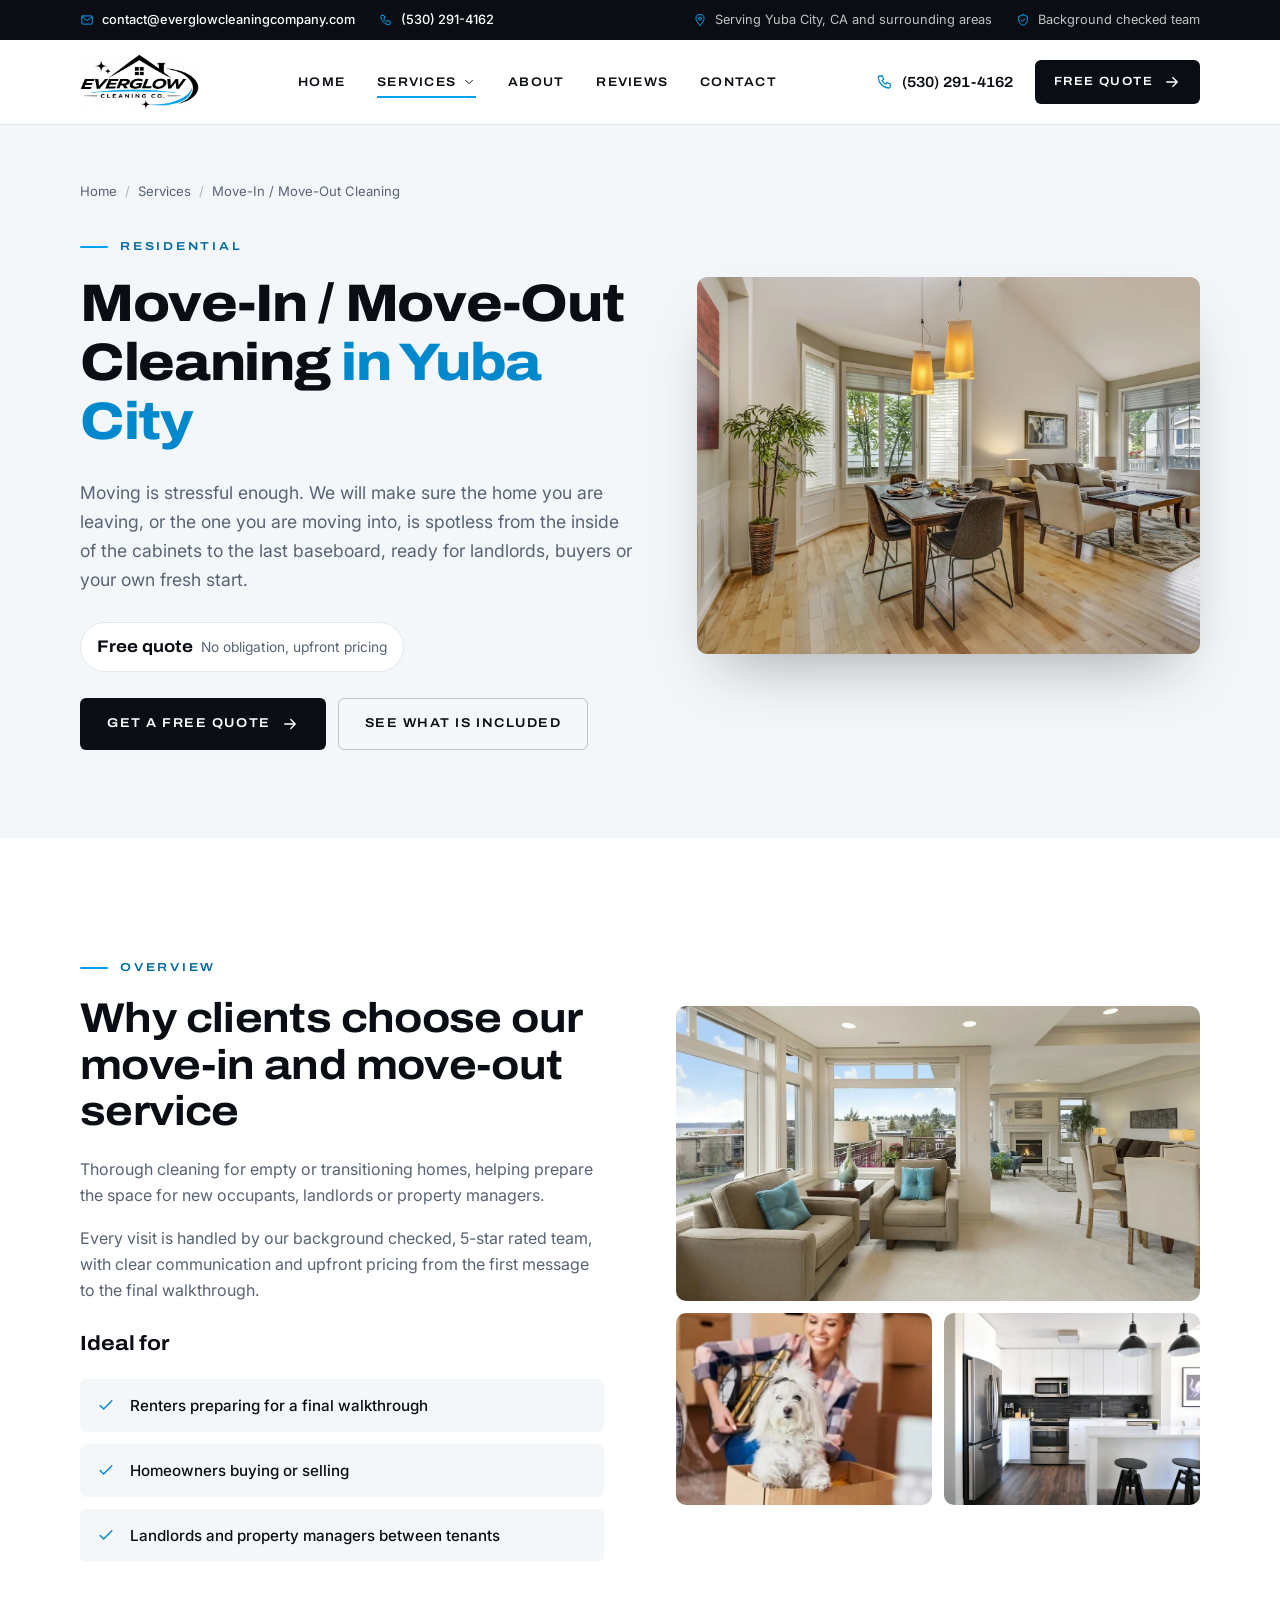
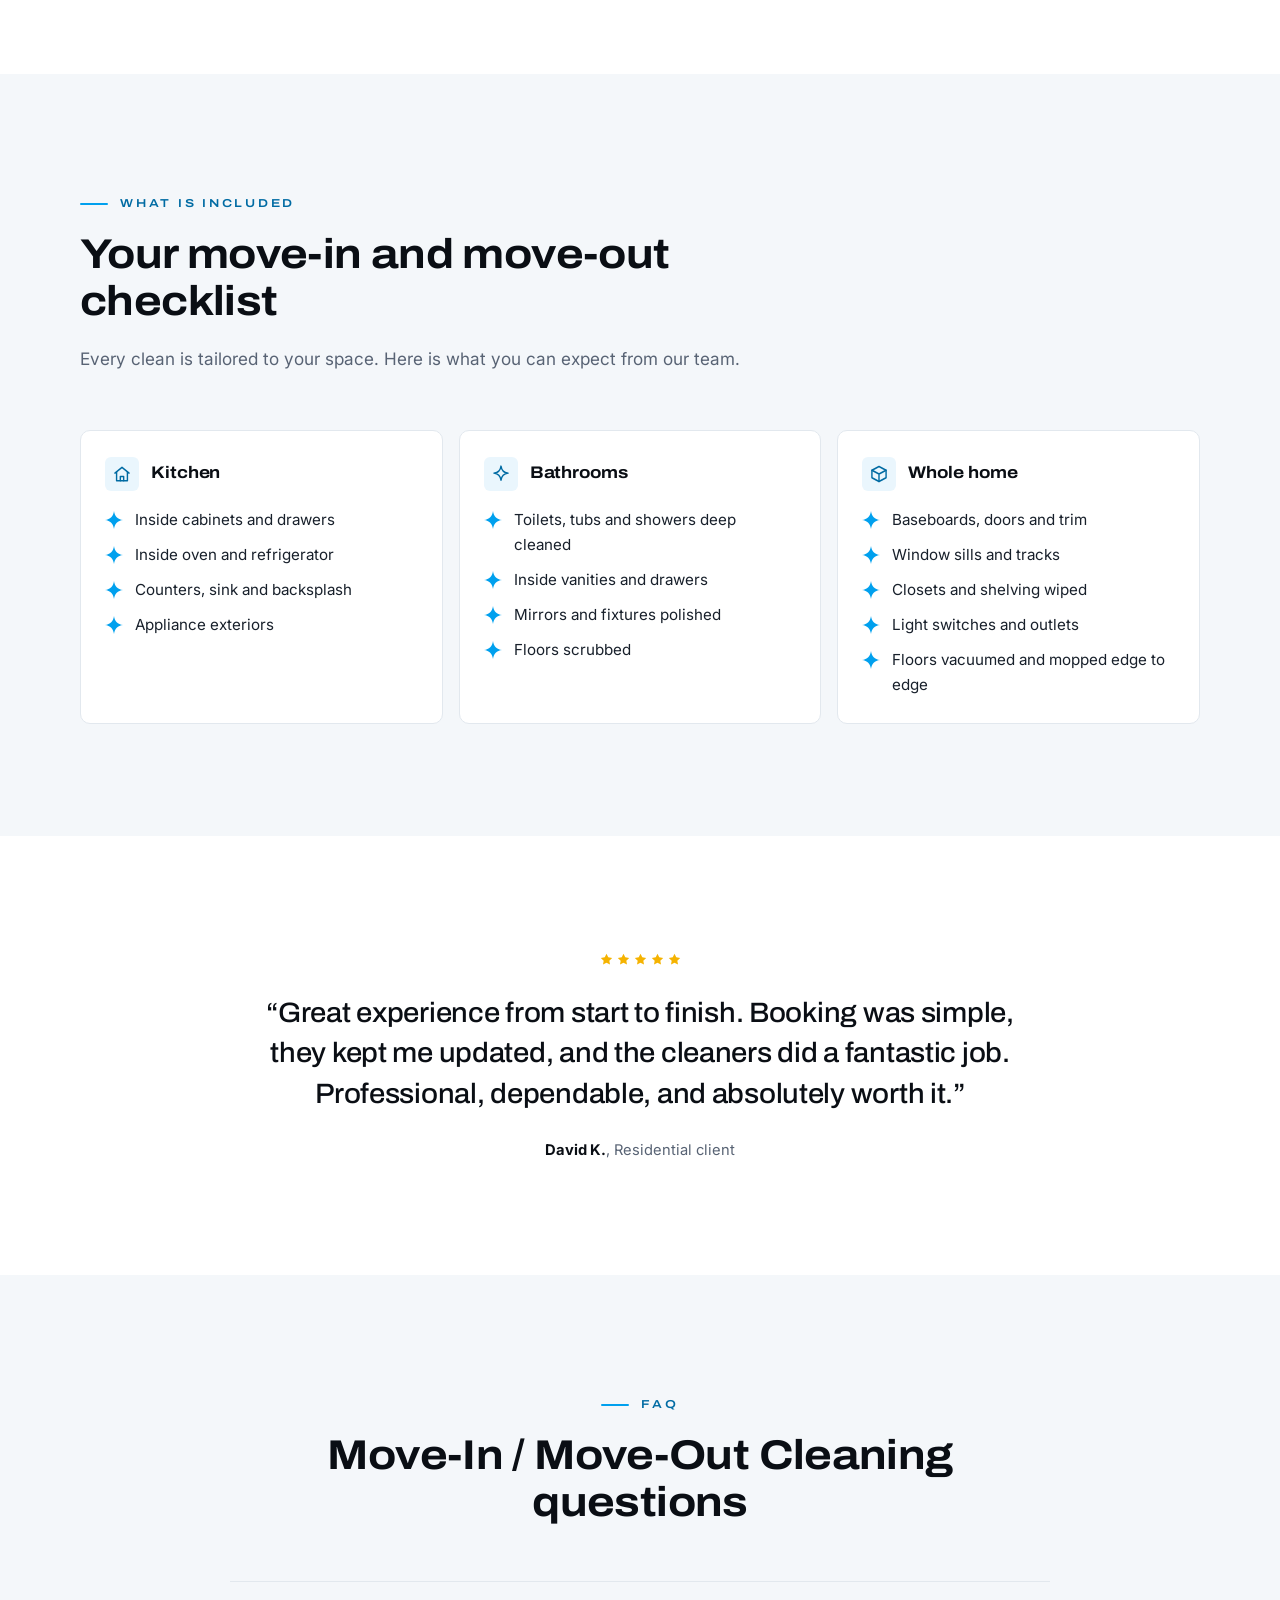
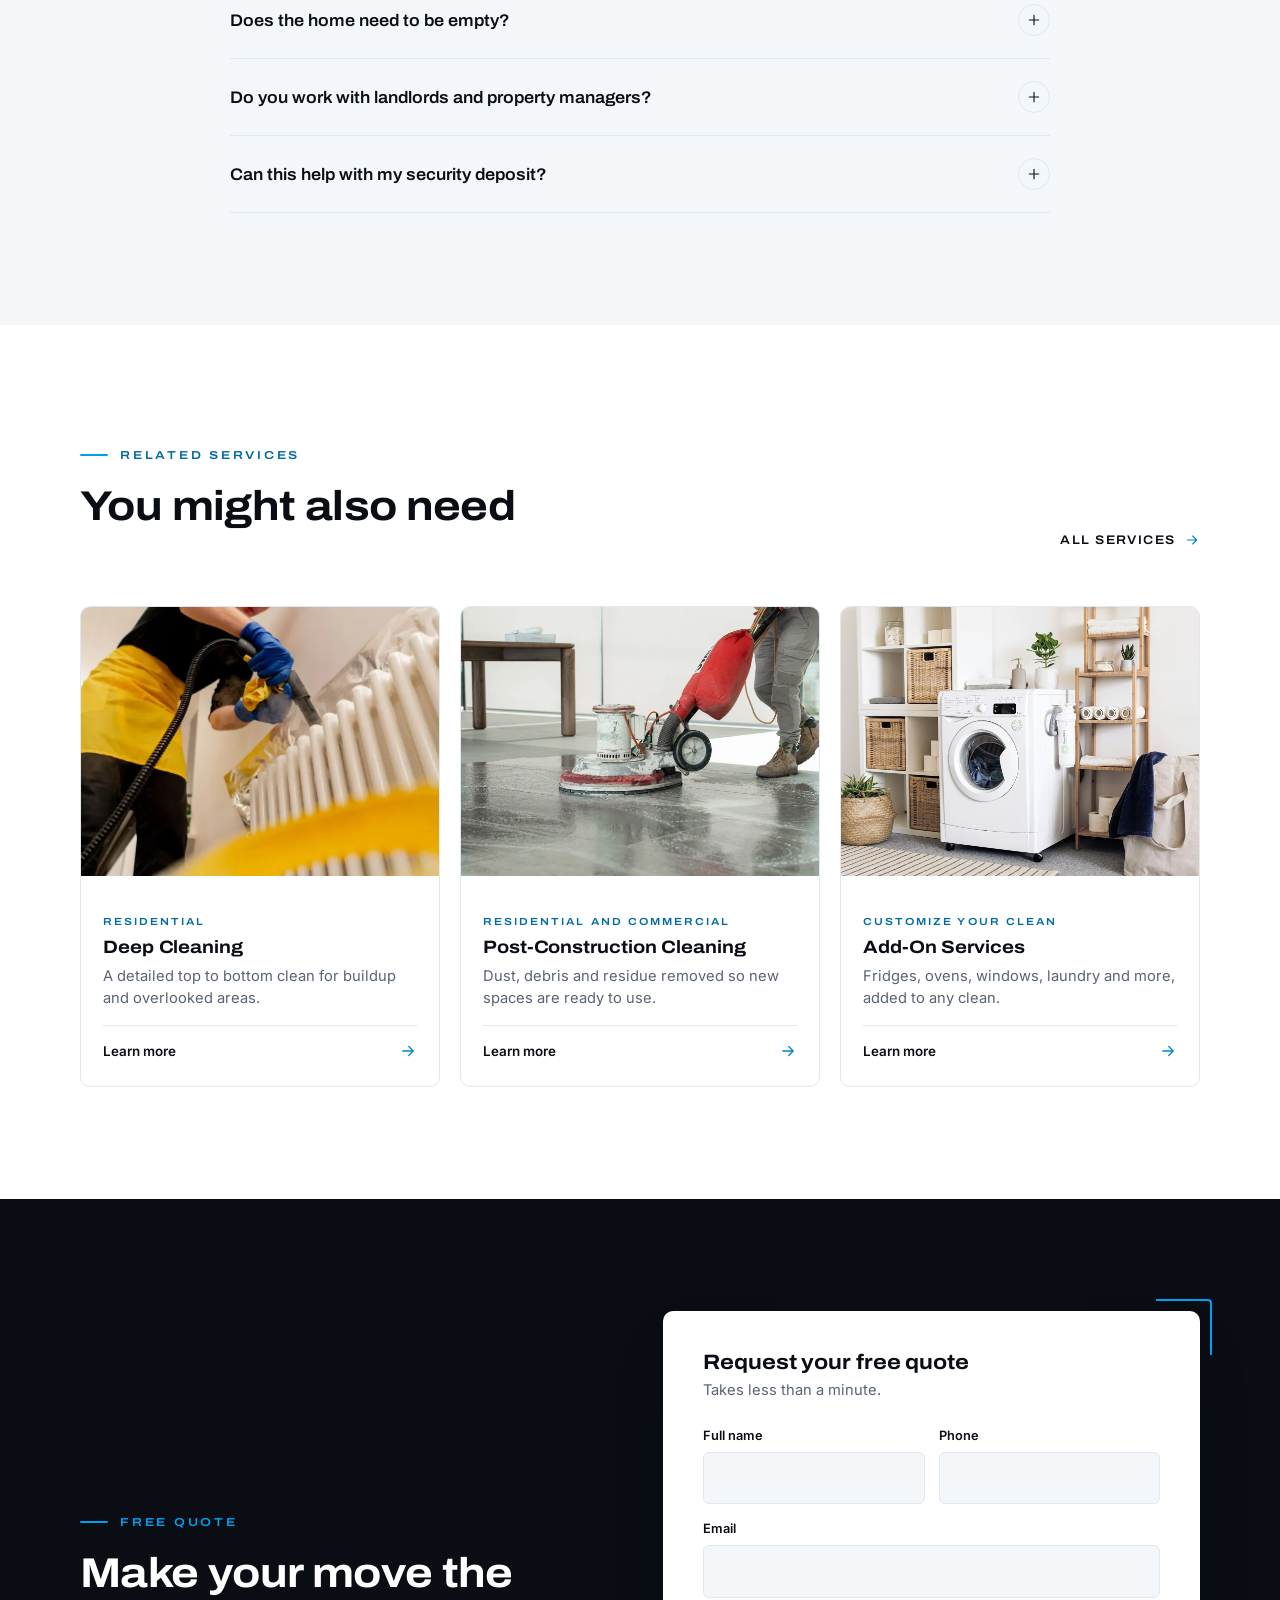
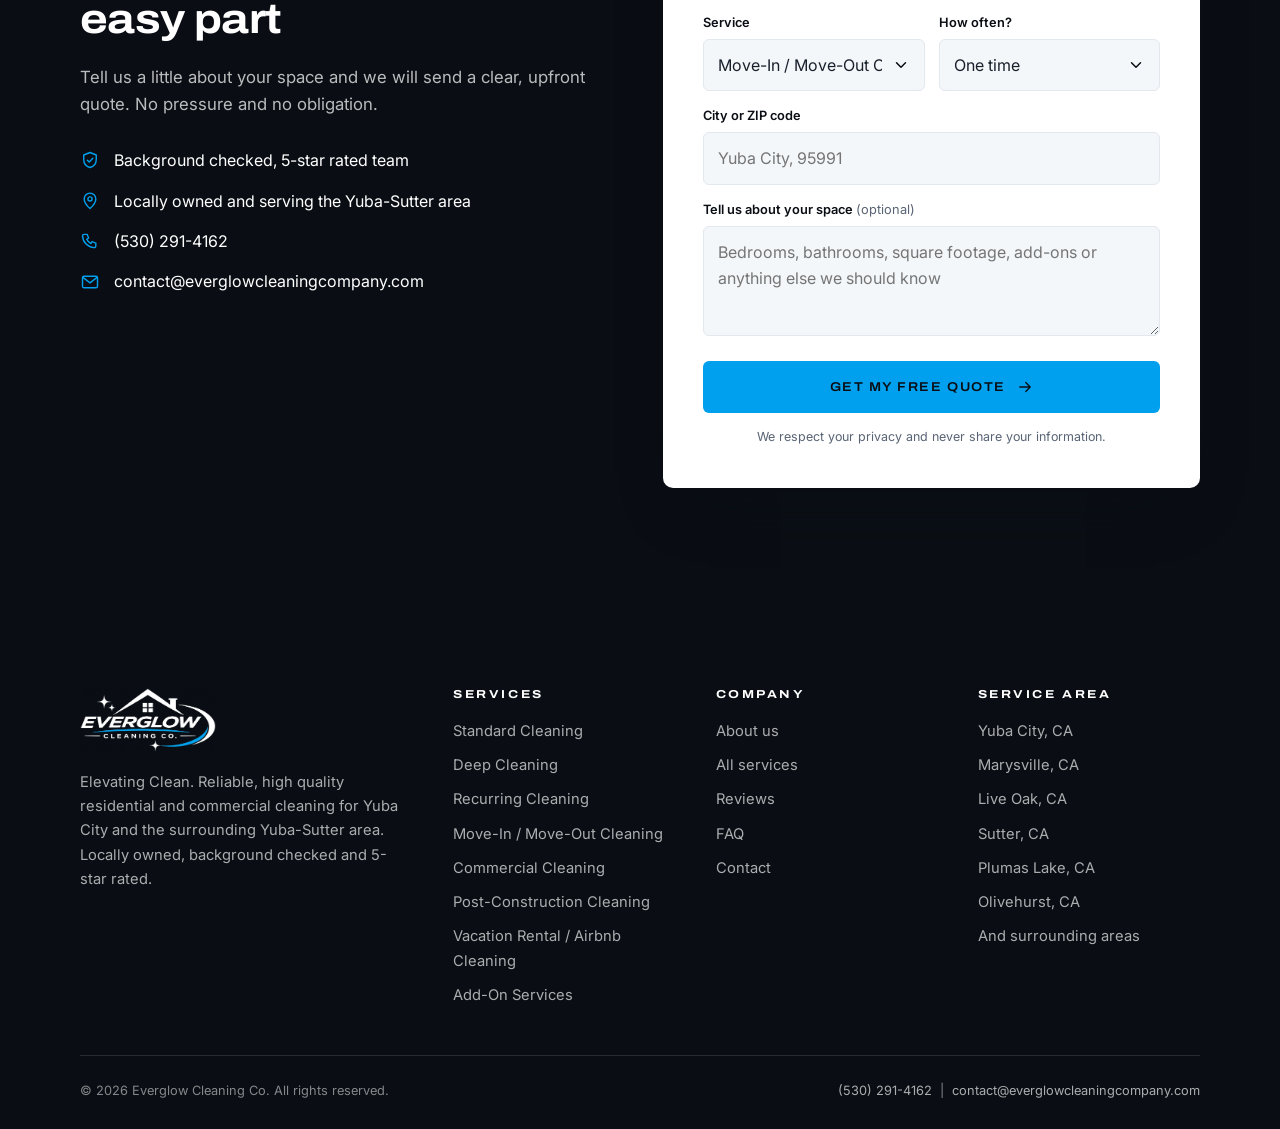
<file: services/move-in-move-out-cleaning/index.html>
<!DOCTYPE html>
<html lang="en-US">
<head>
<meta charset="utf-8">
<meta name="viewport" content="width=device-width, initial-scale=1, viewport-fit=cover">
<title>Move-In / Move-Out Cleaning in Yuba City, CA | Everglow Cleaning Co.</title>
<meta name="description" content="Thorough cleaning for empty or transitioning homes, helping prepare the space for new occupants, landlords or property managers. Serving Yuba City, Marysville and surrounding areas. Request a free quote.">
<meta name="robots" content="index, follow">
<link rel="canonical" href="https://everglowcleaningcompany.com/services/move-in-move-out-cleaning/">
<meta name="author" content="Everglow Cleaning Co.">
<meta name="theme-color" content="#0a0e14">
<meta name="format-detection" content="telephone=no">
<meta name="geo.region" content="US-CA">
<meta name="geo.placename" content="Yuba City, California">
<meta name="geo.position" content="39.1404;-121.6169">
<meta name="ICBM" content="39.1404, -121.6169">
<meta property="og:type" content="website">
<meta property="og:site_name" content="Everglow Cleaning Co.">
<meta property="og:locale" content="en_US">
<meta property="og:title" content="Move-In / Move-Out Cleaning in Yuba City, CA | Everglow Cleaning Co.">
<meta property="og:description" content="Thorough cleaning for empty or transitioning homes, helping prepare the space for new occupants, landlords or property managers. Serving Yuba City, Marysville and surrounding areas. Request a free quote.">
<meta property="og:url" content="https://everglowcleaningcompany.com/services/move-in-move-out-cleaning/">
<meta property="og:image" content="https://everglowcleaningcompany.com/assets/og-image.jpg">
<meta property="og:image:alt" content="Everglow Cleaning Co. logo">
<meta name="twitter:card" content="summary_large_image">
<meta name="twitter:title" content="Move-In / Move-Out Cleaning in Yuba City, CA | Everglow Cleaning Co.">
<meta name="twitter:description" content="Thorough cleaning for empty or transitioning homes, helping prepare the space for new occupants, landlords or property managers. Serving Yuba City, Marysville and surrounding areas. Request a free quote.">
<meta name="twitter:image" content="https://everglowcleaningcompany.com/assets/og-image.jpg">
<link rel="icon" href="../../assets/favicon.svg" type="image/svg+xml">
<link rel="icon" href="../../assets/favicon-32.png" sizes="32x32" type="image/png">
<link rel="alternate icon" href="../../assets/favicon.ico" sizes="any">
<link rel="apple-touch-icon" href="../../assets/apple-touch-icon.png">
<link rel="manifest" href="../../site.webmanifest">
<link rel="preconnect" href="https://fonts.googleapis.com">
<link rel="preconnect" href="https://fonts.gstatic.com" crossorigin>
<link rel="stylesheet" href="https://fonts.googleapis.com/css2?family=Archivo:wdth,wght@100..125,400..800&family=Inter:wght@400;500;600&display=swap">
<link rel="stylesheet" href="../../css/styles.css?v=5">
<script>document.documentElement.classList.add("js")</script>
<script type="application/ld+json">{"@context":"https://schema.org","@graph":[{"@type":"Service","name":"Move-In / Move-Out Cleaning","serviceType":"Move-In / Move-Out Cleaning","description":"Thorough cleaning for empty or transitioning homes, helping prepare the space for new occupants, landlords or property managers.","url":"https://everglowcleaningcompany.com/services/move-in-move-out-cleaning/","image":"https://everglowcleaningcompany.com/assets/img/move-hero.webp","provider":{"@id":"https://everglowcleaningcompany.com/#business"},"areaServed":[{"@type":"City","name":"Yuba City, CA"},{"@type":"City","name":"Marysville, CA"},{"@type":"City","name":"Live Oak, CA"},{"@type":"City","name":"Sutter, CA"},{"@type":"City","name":"Plumas Lake, CA"},{"@type":"City","name":"Olivehurst, CA"},{"@type":"City","name":"Linda, CA"},{"@type":"City","name":"Wheatland, CA"},{"@type":"City","name":"Gridley, CA"},{"@type":"City","name":"Biggs, CA"}]},{"@type":"FAQPage","mainEntity":[{"@type":"Question","name":"Does the home need to be empty?","acceptedAnswer":{"@type":"Answer","text":"An empty home lets us reach every surface, including inside cabinets and closets. If some items remain, we will work around them."}},{"@type":"Question","name":"Do you work with landlords and property managers?","acceptedAnswer":{"@type":"Answer","text":"Yes. We regularly prepare homes between tenants and can coordinate access directly with property managers."}},{"@type":"Question","name":"Can this help with my security deposit?","acceptedAnswer":{"@type":"Answer","text":"Our checklist targets the areas that move-out inspections focus on, such as appliances, cabinets, baseboards and bathrooms, giving you the best chance of a smooth walkthrough."}}]},{"@type":"BreadcrumbList","itemListElement":[{"@type":"ListItem","position":1,"name":"Home","item":"https://everglowcleaningcompany.com/"},{"@type":"ListItem","position":2,"name":"Services","item":"https://everglowcleaningcompany.com/services/"},{"@type":"ListItem","position":3,"name":"Move-In / Move-Out Cleaning","item":"https://everglowcleaningcompany.com/services/move-in-move-out-cleaning/"}]},{"@type":["HouseCleaningService","LocalBusiness"],"@id":"https://everglowcleaningcompany.com/#business","name":"Everglow Cleaning Co.","slogan":"Elevating Clean","url":"https://everglowcleaningcompany.com/","logo":"https://everglowcleaningcompany.com/assets/logo.png","image":"https://everglowcleaningcompany.com/assets/og-image.jpg","email":"contact@everglowcleaningcompany.com","telephone":"+15302914162","founder":{"@type":"Person","name":"Rigo Ramirez"},"priceRange":"$$","description":"Locally owned residential and commercial cleaning company serving Yuba City, CA and surrounding areas.","address":{"@type":"PostalAddress","addressLocality":"Yuba City","addressRegion":"CA","postalCode":"95991","addressCountry":"US"},"geo":{"@type":"GeoCoordinates","latitude":39.1404,"longitude":-121.6169},"areaServed":[{"@type":"City","name":"Yuba City, CA"},{"@type":"City","name":"Marysville, CA"},{"@type":"City","name":"Live Oak, CA"},{"@type":"City","name":"Sutter, CA"},{"@type":"City","name":"Plumas Lake, CA"},{"@type":"City","name":"Olivehurst, CA"},{"@type":"City","name":"Linda, CA"},{"@type":"City","name":"Wheatland, CA"},{"@type":"City","name":"Gridley, CA"},{"@type":"City","name":"Biggs, CA"}],"aggregateRating":{"@type":"AggregateRating","ratingValue":"5","reviewCount":"5","bestRating":"5"},"review":[{"@type":"Review","author":{"@type":"Person","name":"Sarah M."},"reviewRating":{"@type":"Rating","ratingValue":"5","bestRating":"5"},"reviewBody":"Super easy to book and the cleaning team did an amazing job. They showed up on time, were professional, and left the entire house looking spotless. I've already signed up for recurring cleanings!"},{"@type":"Review","author":{"@type":"Person","name":"Jessica R."},"reviewRating":{"@type":"Rating","ratingValue":"5","bestRating":"5"},"reviewBody":"I've tried a few cleaning companies before and this has easily been the best experience. Communication was great, pricing was straightforward, and my home looked incredible afterward."},{"@type":"Review","author":{"@type":"Person","name":"Michael T."},"reviewRating":{"@type":"Rating","ratingValue":"5","bestRating":"5"},"reviewBody":"We booked a deep clean and were extremely impressed. They paid attention to the little details and got areas cleaner than we expected. Definitely using them again."},{"@type":"Review","author":{"@type":"Person","name":"Amanda L."},"reviewRating":{"@type":"Rating","ratingValue":"5","bestRating":"5"},"reviewBody":"Having them come every two weeks has been a lifesaver. They're reliable, consistent, and it's so nice coming home to a clean house without having to worry about it."},{"@type":"Review","author":{"@type":"Person","name":"David K."},"reviewRating":{"@type":"Rating","ratingValue":"5","bestRating":"5"},"reviewBody":"Great experience from start to finish. Booking was simple, they kept me updated, and the cleaners did a fantastic job. Professional, dependable, and absolutely worth it."}],"hasOfferCatalog":{"@type":"OfferCatalog","name":"Cleaning services","itemListElement":[{"@type":"Offer","itemOffered":{"@type":"Service","name":"Standard Cleaning","url":"https://everglowcleaningcompany.com/services/standard-cleaning/"}},{"@type":"Offer","itemOffered":{"@type":"Service","name":"Deep Cleaning","url":"https://everglowcleaningcompany.com/services/deep-cleaning/"}},{"@type":"Offer","itemOffered":{"@type":"Service","name":"Recurring Cleaning","url":"https://everglowcleaningcompany.com/services/recurring-cleaning/"}},{"@type":"Offer","itemOffered":{"@type":"Service","name":"Move-In / Move-Out Cleaning","url":"https://everglowcleaningcompany.com/services/move-in-move-out-cleaning/"}},{"@type":"Offer","itemOffered":{"@type":"Service","name":"Commercial Cleaning","url":"https://everglowcleaningcompany.com/services/commercial-cleaning/"}},{"@type":"Offer","itemOffered":{"@type":"Service","name":"Post-Construction Cleaning","url":"https://everglowcleaningcompany.com/services/post-construction-cleaning/"}},{"@type":"Offer","itemOffered":{"@type":"Service","name":"Vacation Rental / Airbnb Cleaning","url":"https://everglowcleaningcompany.com/services/vacation-rental-airbnb-cleaning/"}},{"@type":"Offer","itemOffered":{"@type":"Service","name":"Add-On Services","url":"https://everglowcleaningcompany.com/services/add-on-services/"}}]}}]}</script>
</head>
<body>
<a class="skip-link" href="#main">Skip to content</a>
<div class="topbar"><div class="container">
<ul><li><svg viewBox="0 0 24 24" fill="none" stroke="currentColor" stroke-width="1.7" stroke-linecap="round" stroke-linejoin="round" aria-hidden="true"><rect x="3" y="5" width="18" height="14" rx="2"/><path d="m3.5 6.5 8.5 6.5 8.5-6.5"/></svg><a href="mailto:contact@everglowcleaningcompany.com">contact@everglowcleaningcompany.com</a></li><li class="topbar__phone"><svg viewBox="0 0 24 24" fill="none" stroke="currentColor" stroke-width="1.7" stroke-linecap="round" stroke-linejoin="round" aria-hidden="true"><path d="M5 4h3.5l1.8 4.5-2.3 1.4a11 11 0 0 0 5.1 5.1l1.4-2.3L19 14.5V18a2 2 0 0 1-2 2A15 15 0 0 1 3 6a2 2 0 0 1 2-2Z"/></svg><a href="tel:+15302914162">(530) 291-4162</a></li></ul>
<ul><li class="topbar__extra"><svg viewBox="0 0 24 24" fill="none" stroke="currentColor" stroke-width="1.7" stroke-linecap="round" stroke-linejoin="round" aria-hidden="true"><path d="M12 21s-7-6.2-7-11.5a7 7 0 1 1 14 0C19 14.8 12 21 12 21Z"/><circle cx="12" cy="9.5" r="2.5"/></svg>Serving Yuba City, CA and surrounding areas</li><li class="topbar__extra"><svg viewBox="0 0 24 24" fill="none" stroke="currentColor" stroke-width="1.7" stroke-linecap="round" stroke-linejoin="round" aria-hidden="true"><path d="M12 3 4.5 6v5.5c0 4.6 3.2 8.4 7.5 9.5 4.3-1.1 7.5-4.9 7.5-9.5V6L12 3Z"/><path d="m8.8 12.2 2.3 2.3 4.3-4.6"/></svg>Background checked team</li></ul>
</div></div>
<header class="site-header">
<div class="container">
<a class="brand" href="../../" aria-label="Everglow Cleaning Co. home"><img src="../../assets/logo.webp" alt="Everglow Cleaning Co." width="720" height="338"></a>
<nav class="nav" aria-label="Main">
<ul class="nav__list">
<li><a class="nav__link" href="../../">Home</a></li>
<li class="has-menu"><a class="nav__link" href="../../services/" aria-haspopup="true" aria-expanded="false" aria-current="page">Services <svg viewBox="0 0 24 24" fill="none" stroke="currentColor" stroke-width="1.7" stroke-linecap="round" stroke-linejoin="round" aria-hidden="true"><path d="m6 9 6 6 6-6"/></svg></a>
<div class="mega" role="menu"><div class="mega__grid"><a class="mega__item" href="../../services/standard-cleaning/"><span class="mega__icon"><svg viewBox="0 0 24 24" fill="none" stroke="currentColor" stroke-width="1.7" stroke-linecap="round" stroke-linejoin="round" aria-hidden="true"><path d="M3.5 11 12 4l8.5 7"/><path d="M5.5 9.5V20h13V9.5"/><path d="M10 20v-5h4v5"/></svg></span><span><strong>Standard Cleaning</strong><span>Routine cleaning that keeps your home fresh, tidy and guest ready.</span></span></a><a class="mega__item" href="../../services/deep-cleaning/"><span class="mega__icon"><svg viewBox="0 0 24 24" fill="none" stroke="currentColor" stroke-width="1.7" stroke-linecap="round" stroke-linejoin="round" aria-hidden="true"><path d="M12 3c.6 4.6 2.9 6.9 7.5 7.5-4.6.6-6.9 2.9-7.5 7.5-.6-4.6-2.9-6.9-7.5-7.5C9.1 9.9 11.4 7.6 12 3Z"/><path d="M19 15.5c.3 1.9 1.1 2.7 3 3-1.9.3-2.7 1.1-3 3-.3-1.9-1.1-2.7-3-3 1.9-.3 2.7-1.1 3-3Z"/></svg></span><span><strong>Deep Cleaning</strong><span>A detailed top to bottom clean for buildup and overlooked areas.</span></span></a><a class="mega__item" href="../../services/recurring-cleaning/"><span class="mega__icon"><svg viewBox="0 0 24 24" fill="none" stroke="currentColor" stroke-width="1.7" stroke-linecap="round" stroke-linejoin="round" aria-hidden="true"><path d="M17 2.5 20.5 6 17 9.5"/><path d="M3.5 11V9.5A3.5 3.5 0 0 1 7 6h13.5"/><path d="M7 21.5 3.5 18 7 14.5"/><path d="M20.5 13v1.5A3.5 3.5 0 0 1 17 18H3.5"/></svg></span><span><strong>Recurring Cleaning</strong><span>Weekly, bi-weekly or monthly visits on a schedule that runs itself.</span></span></a><a class="mega__item" href="../../services/move-in-move-out-cleaning/"><span class="mega__icon"><svg viewBox="0 0 24 24" fill="none" stroke="currentColor" stroke-width="1.7" stroke-linecap="round" stroke-linejoin="round" aria-hidden="true"><path d="M3.5 7.5 12 3l8.5 4.5v9L12 21l-8.5-4.5v-9Z"/><path d="M3.5 7.5 12 12l8.5-4.5M12 12v9"/></svg></span><span><strong>Move-In / Move-Out Cleaning</strong><span>A thorough clean that gets empty homes ready for what is next.</span></span></a><a class="mega__item" href="../../services/commercial-cleaning/"><span class="mega__icon"><svg viewBox="0 0 24 24" fill="none" stroke="currentColor" stroke-width="1.7" stroke-linecap="round" stroke-linejoin="round" aria-hidden="true"><rect x="4.5" y="3" width="15" height="18" rx="1.5"/><path d="M9 7h1.5M13.5 7H15M9 11h1.5M13.5 11H15M9 15h1.5M13.5 15H15M10.5 21v-3h3v3"/></svg></span><span><strong>Commercial Cleaning</strong><span>Custom cleaning plans for offices, retail and commercial spaces.</span></span></a><a class="mega__item" href="../../services/post-construction-cleaning/"><span class="mega__icon"><svg viewBox="0 0 24 24" fill="none" stroke="currentColor" stroke-width="1.7" stroke-linecap="round" stroke-linejoin="round" aria-hidden="true"><path d="m14 6 4 4"/><path d="M11.5 8.5 4 16a1.9 1.9 0 0 0 2.7 2.7l7.5-7.5"/><path d="M12.5 4.5 15 2l7 7-2.5 2.5"/><path d="m12.5 4.5 7 7"/></svg></span><span><strong>Post-Construction Cleaning</strong><span>Dust, debris and residue removed so new spaces are ready to use.</span></span></a><a class="mega__item" href="../../services/vacation-rental-airbnb-cleaning/"><span class="mega__icon"><svg viewBox="0 0 24 24" fill="none" stroke="currentColor" stroke-width="1.7" stroke-linecap="round" stroke-linejoin="round" aria-hidden="true"><circle cx="8" cy="15" r="4.5"/><path d="m11.2 11.8 9.3-9.3M17 6l3 3M14.5 8.5l2.5 2.5"/></svg></span><span><strong>Vacation Rental / Airbnb Cleaning</strong><span>Reliable turnovers that keep your rental ready for five star stays.</span></span></a><a class="mega__item" href="../../services/add-on-services/"><span class="mega__icon"><svg viewBox="0 0 24 24" fill="none" stroke="currentColor" stroke-width="1.7" stroke-linecap="round" stroke-linejoin="round" aria-hidden="true"><rect x="3.5" y="3.5" width="17" height="17" rx="3"/><path d="M12 8v8M8 12h8"/></svg></span><span><strong>Add-On Services</strong><span>Fridges, ovens, windows, laundry and more, added to any clean.</span></span></a></div>
<div class="mega__foot"><span>Not sure which clean you need?</span><a class="text-link" href="../../contact/">Ask us <svg viewBox="0 0 24 24" fill="none" stroke="currentColor" stroke-width="1.7" stroke-linecap="round" stroke-linejoin="round" aria-hidden="true"><path d="M5 12h14M13 6l6 6-6 6"/></svg></a></div></div></li>
<li><a class="nav__link" href="../../about/">About</a></li>
<li><a class="nav__link" href="../../#reviews">Reviews</a></li>
<li><a class="nav__link" href="../../contact/">Contact</a></li>
</ul>
</nav>
<div class="header-actions"><a class="header-phone" href="tel:+15302914162"><svg viewBox="0 0 24 24" fill="none" stroke="currentColor" stroke-width="1.7" stroke-linecap="round" stroke-linejoin="round" aria-hidden="true"><path d="M5 4h3.5l1.8 4.5-2.3 1.4a11 11 0 0 0 5.1 5.1l1.4-2.3L19 14.5V18a2 2 0 0 1-2 2A15 15 0 0 1 3 6a2 2 0 0 1 2-2Z"/></svg><span>(530) 291-4162</span></a><a class="btn btn--primary btn--sm header-cta" href="../../contact/">Free Quote <svg viewBox="0 0 24 24" fill="none" stroke="currentColor" stroke-width="1.7" stroke-linecap="round" stroke-linejoin="round" aria-hidden="true"><path d="M5 12h14M13 6l6 6-6 6"/></svg></a></div>
<button class="menu-toggle" type="button" aria-label="Open menu" aria-expanded="false" aria-controls="mobile-menu"><span class="icon-menu"><svg viewBox="0 0 24 24" fill="none" stroke="currentColor" stroke-width="1.7" stroke-linecap="round" stroke-linejoin="round" aria-hidden="true"><path d="M4 7h16M4 12h16M4 17h16"/></svg></span><span class="icon-close"><svg viewBox="0 0 24 24" fill="none" stroke="currentColor" stroke-width="1.7" stroke-linecap="round" stroke-linejoin="round" aria-hidden="true"><path d="M6 6l12 12M18 6 6 18"/></svg></span></button>
</div>
</header>
<div class="mobile-menu" id="mobile-menu">
<ul>
<li><a href="../../">Home<svg viewBox="0 0 24 24" fill="none" stroke="currentColor" stroke-width="1.7" stroke-linecap="round" stroke-linejoin="round" aria-hidden="true"><path d="M5 12h14M13 6l6 6-6 6"/></svg></a></li>
<li><a href="../../about/">About<svg viewBox="0 0 24 24" fill="none" stroke="currentColor" stroke-width="1.7" stroke-linecap="round" stroke-linejoin="round" aria-hidden="true"><path d="M5 12h14M13 6l6 6-6 6"/></svg></a></li>
<li><a href="../../#reviews">Reviews<svg viewBox="0 0 24 24" fill="none" stroke="currentColor" stroke-width="1.7" stroke-linecap="round" stroke-linejoin="round" aria-hidden="true"><path d="M5 12h14M13 6l6 6-6 6"/></svg></a></li>
<li><a href="../../contact/">Contact<svg viewBox="0 0 24 24" fill="none" stroke="currentColor" stroke-width="1.7" stroke-linecap="round" stroke-linejoin="round" aria-hidden="true"><path d="M5 12h14M13 6l6 6-6 6"/></svg></a></li>
</ul>
<p class="mobile-menu__label">Services</p>
<ul><li><a href="../../services/standard-cleaning/">Standard Cleaning<svg viewBox="0 0 24 24" fill="none" stroke="currentColor" stroke-width="1.7" stroke-linecap="round" stroke-linejoin="round" aria-hidden="true"><path d="M5 12h14M13 6l6 6-6 6"/></svg></a></li><li><a href="../../services/deep-cleaning/">Deep Cleaning<svg viewBox="0 0 24 24" fill="none" stroke="currentColor" stroke-width="1.7" stroke-linecap="round" stroke-linejoin="round" aria-hidden="true"><path d="M5 12h14M13 6l6 6-6 6"/></svg></a></li><li><a href="../../services/recurring-cleaning/">Recurring Cleaning<svg viewBox="0 0 24 24" fill="none" stroke="currentColor" stroke-width="1.7" stroke-linecap="round" stroke-linejoin="round" aria-hidden="true"><path d="M5 12h14M13 6l6 6-6 6"/></svg></a></li><li><a href="../../services/move-in-move-out-cleaning/">Move-In / Move-Out Cleaning<svg viewBox="0 0 24 24" fill="none" stroke="currentColor" stroke-width="1.7" stroke-linecap="round" stroke-linejoin="round" aria-hidden="true"><path d="M5 12h14M13 6l6 6-6 6"/></svg></a></li><li><a href="../../services/commercial-cleaning/">Commercial Cleaning<svg viewBox="0 0 24 24" fill="none" stroke="currentColor" stroke-width="1.7" stroke-linecap="round" stroke-linejoin="round" aria-hidden="true"><path d="M5 12h14M13 6l6 6-6 6"/></svg></a></li><li><a href="../../services/post-construction-cleaning/">Post-Construction Cleaning<svg viewBox="0 0 24 24" fill="none" stroke="currentColor" stroke-width="1.7" stroke-linecap="round" stroke-linejoin="round" aria-hidden="true"><path d="M5 12h14M13 6l6 6-6 6"/></svg></a></li><li><a href="../../services/vacation-rental-airbnb-cleaning/">Vacation Rental / Airbnb Cleaning<svg viewBox="0 0 24 24" fill="none" stroke="currentColor" stroke-width="1.7" stroke-linecap="round" stroke-linejoin="round" aria-hidden="true"><path d="M5 12h14M13 6l6 6-6 6"/></svg></a></li><li><a href="../../services/add-on-services/">Add-On Services<svg viewBox="0 0 24 24" fill="none" stroke="currentColor" stroke-width="1.7" stroke-linecap="round" stroke-linejoin="round" aria-hidden="true"><path d="M5 12h14M13 6l6 6-6 6"/></svg></a></li></ul>
<a class="btn btn--primary btn--block" href="../../contact/">Get a Free Quote <svg viewBox="0 0 24 24" fill="none" stroke="currentColor" stroke-width="1.7" stroke-linecap="round" stroke-linejoin="round" aria-hidden="true"><path d="M5 12h14M13 6l6 6-6 6"/></svg></a>
<a class="btn btn--outline btn--block" style="margin-top:12px" href="tel:+15302914162"><svg viewBox="0 0 24 24" fill="none" stroke="currentColor" stroke-width="1.7" stroke-linecap="round" stroke-linejoin="round" aria-hidden="true"><path d="M5 4h3.5l1.8 4.5-2.3 1.4a11 11 0 0 0 5.1 5.1l1.4-2.3L19 14.5V18a2 2 0 0 1-2 2A15 15 0 0 1 3 6a2 2 0 0 1 2-2Z"/></svg> Call (530) 291-4162</a>
</div>

<main id="main">
<section class="page-hero">
<div class="container">
<div>
<ol class="breadcrumb"><li><a href="../../">Home</a></li><li><a href="../../services/">Services</a></li><li aria-current="page">Move-In / Move-Out Cleaning</li></ol>
<span class="eyebrow">Residential</span>
<h1>Move-In / Move-Out Cleaning <span class="hl">in Yuba City</span></h1>
<p class="page-hero__lead">Moving is stressful enough. We will make sure the home you are leaving, or the one you are moving into, is spotless from the inside of the cabinets to the last baseboard, ready for landlords, buyers or your own fresh start.</p>
<div class="price-chip"><strong>Free quote</strong> No obligation, upfront pricing</div>
<div class="btn-row">
<a class="btn btn--primary" href="../../contact/?service=Move-In%20%2F%20Move-Out%20Cleaning">Get a Free Quote <svg viewBox="0 0 24 24" fill="none" stroke="currentColor" stroke-width="1.7" stroke-linecap="round" stroke-linejoin="round" aria-hidden="true"><path d="M5 12h14M13 6l6 6-6 6"/></svg></a>
<a class="btn btn--outline" href="#included">See what is included</a>
</div>
</div>
<div class="page-hero__img"><img src="../../assets/img/move-hero.webp" alt="Empty, freshly cleaned living and dining area ready for new occupants" width="1200" height="900" fetchpriority="high"></div>
</div>
</section>

<section class="section" id="overview">
<div class="container split">
<div class="reveal">
<span class="eyebrow">Overview</span>
<h2>Why clients choose our move-in and move-out service</h2>
<p>Thorough cleaning for empty or transitioning homes, helping prepare the space for new occupants, landlords or property managers.</p>
<p>Every visit is handled by our background checked, 5-star rated team, with clear communication and upfront pricing from the first message to the final walkthrough.</p>
<h3 style="margin-top:28px">Ideal for</h3><ul class="ideal"><li><svg viewBox="0 0 24 24" fill="none" stroke="currentColor" stroke-width="1.7" stroke-linecap="round" stroke-linejoin="round" aria-hidden="true"><path d="m5 12.5 4.2 4.2L19 7"/></svg>Renters preparing for a final walkthrough</li><li><svg viewBox="0 0 24 24" fill="none" stroke="currentColor" stroke-width="1.7" stroke-linecap="round" stroke-linejoin="round" aria-hidden="true"><path d="m5 12.5 4.2 4.2L19 7"/></svg>Homeowners buying or selling</li><li><svg viewBox="0 0 24 24" fill="none" stroke="currentColor" stroke-width="1.7" stroke-linecap="round" stroke-linejoin="round" aria-hidden="true"><path d="m5 12.5 4.2 4.2L19 7"/></svg>Landlords and property managers between tenants</li></ul>
</div>
<div class="gallery reveal"><img src="../../assets/img/move-living.webp" alt="Bright empty living room after a move-out clean" width="800" height="600" loading="lazy" decoding="async"><img src="../../assets/img/moving-boxes.webp" alt="Smiling woman unpacking boxes with her dog in a new home" width="800" height="600" loading="lazy" decoding="async"><img src="../../assets/img/addon-kitchen.webp" alt="Clean kitchen with spotless refrigerator, oven and counters" width="800" height="600" loading="lazy" decoding="async"></div>
</div>
</section>
<div id="included"></div>
<section class="section section--mist">
<div class="container">
<div class="section-head"><span class="eyebrow">What is included</span><h2>Your move-in and move-out checklist</h2><p>Every clean is tailored to your space. Here is what you can expect from our team.</p></div>
<div class="included"><div class="included__group reveal"><h3><span class="mega__icon"><svg viewBox="0 0 24 24" fill="none" stroke="currentColor" stroke-width="1.7" stroke-linecap="round" stroke-linejoin="round" aria-hidden="true"><path d="M3.5 11 12 4l8.5 7"/><path d="M5.5 9.5V20h13V9.5"/><path d="M10 20v-5h4v5"/></svg></span>Kitchen</h3><ul class="checks"><li><svg viewBox="0 0 24 24" fill="currentColor" aria-hidden="true"><path d="M12 0C12.8 7 17 11.2 24 12 17 12.8 12.8 17 12 24 11.2 17 7 12.8 0 12 7 11.2 11.2 7 12 0Z"/></svg>Inside cabinets and drawers</li><li><svg viewBox="0 0 24 24" fill="currentColor" aria-hidden="true"><path d="M12 0C12.8 7 17 11.2 24 12 17 12.8 12.8 17 12 24 11.2 17 7 12.8 0 12 7 11.2 11.2 7 12 0Z"/></svg>Inside oven and refrigerator</li><li><svg viewBox="0 0 24 24" fill="currentColor" aria-hidden="true"><path d="M12 0C12.8 7 17 11.2 24 12 17 12.8 12.8 17 12 24 11.2 17 7 12.8 0 12 7 11.2 11.2 7 12 0Z"/></svg>Counters, sink and backsplash</li><li><svg viewBox="0 0 24 24" fill="currentColor" aria-hidden="true"><path d="M12 0C12.8 7 17 11.2 24 12 17 12.8 12.8 17 12 24 11.2 17 7 12.8 0 12 7 11.2 11.2 7 12 0Z"/></svg>Appliance exteriors</li></ul></div><div class="included__group reveal"><h3><span class="mega__icon"><svg viewBox="0 0 24 24" fill="none" stroke="currentColor" stroke-width="1.7" stroke-linecap="round" stroke-linejoin="round" aria-hidden="true"><path d="M12 2.5c.7 5.4 3.1 7.8 8.5 8.5-5.4.7-7.8 3.1-8.5 8.5-.7-5.4-3.1-7.8-8.5-8.5 5.4-.7 7.8-3.1 8.5-8.5Z"/></svg></span>Bathrooms</h3><ul class="checks"><li><svg viewBox="0 0 24 24" fill="currentColor" aria-hidden="true"><path d="M12 0C12.8 7 17 11.2 24 12 17 12.8 12.8 17 12 24 11.2 17 7 12.8 0 12 7 11.2 11.2 7 12 0Z"/></svg>Toilets, tubs and showers deep cleaned</li><li><svg viewBox="0 0 24 24" fill="currentColor" aria-hidden="true"><path d="M12 0C12.8 7 17 11.2 24 12 17 12.8 12.8 17 12 24 11.2 17 7 12.8 0 12 7 11.2 11.2 7 12 0Z"/></svg>Inside vanities and drawers</li><li><svg viewBox="0 0 24 24" fill="currentColor" aria-hidden="true"><path d="M12 0C12.8 7 17 11.2 24 12 17 12.8 12.8 17 12 24 11.2 17 7 12.8 0 12 7 11.2 11.2 7 12 0Z"/></svg>Mirrors and fixtures polished</li><li><svg viewBox="0 0 24 24" fill="currentColor" aria-hidden="true"><path d="M12 0C12.8 7 17 11.2 24 12 17 12.8 12.8 17 12 24 11.2 17 7 12.8 0 12 7 11.2 11.2 7 12 0Z"/></svg>Floors scrubbed</li></ul></div><div class="included__group reveal"><h3><span class="mega__icon"><svg viewBox="0 0 24 24" fill="none" stroke="currentColor" stroke-width="1.7" stroke-linecap="round" stroke-linejoin="round" aria-hidden="true"><path d="M3.5 7.5 12 3l8.5 4.5v9L12 21l-8.5-4.5v-9Z"/><path d="M3.5 7.5 12 12l8.5-4.5M12 12v9"/></svg></span>Whole home</h3><ul class="checks"><li><svg viewBox="0 0 24 24" fill="currentColor" aria-hidden="true"><path d="M12 0C12.8 7 17 11.2 24 12 17 12.8 12.8 17 12 24 11.2 17 7 12.8 0 12 7 11.2 11.2 7 12 0Z"/></svg>Baseboards, doors and trim</li><li><svg viewBox="0 0 24 24" fill="currentColor" aria-hidden="true"><path d="M12 0C12.8 7 17 11.2 24 12 17 12.8 12.8 17 12 24 11.2 17 7 12.8 0 12 7 11.2 11.2 7 12 0Z"/></svg>Window sills and tracks</li><li><svg viewBox="0 0 24 24" fill="currentColor" aria-hidden="true"><path d="M12 0C12.8 7 17 11.2 24 12 17 12.8 12.8 17 12 24 11.2 17 7 12.8 0 12 7 11.2 11.2 7 12 0Z"/></svg>Closets and shelving wiped</li><li><svg viewBox="0 0 24 24" fill="currentColor" aria-hidden="true"><path d="M12 0C12.8 7 17 11.2 24 12 17 12.8 12.8 17 12 24 11.2 17 7 12.8 0 12 7 11.2 11.2 7 12 0Z"/></svg>Light switches and outlets</li><li><svg viewBox="0 0 24 24" fill="currentColor" aria-hidden="true"><path d="M12 0C12.8 7 17 11.2 24 12 17 12.8 12.8 17 12 24 11.2 17 7 12.8 0 12 7 11.2 11.2 7 12 0Z"/></svg>Floors vacuumed and mopped edge to edge</li></ul></div></div></div></section>

<section class="section">
<div class="container quote-feature reveal">
<span class="stars" aria-label="5 out of 5 stars"><svg viewBox="0 0 24 24" fill="currentColor" aria-hidden="true"><path d="m12 2.8 2.8 5.7 6.3.9-4.6 4.4 1.1 6.3L12 17.2l-5.6 2.9 1.1-6.3L2.9 9.4l6.3-.9L12 2.8Z"/></svg><svg viewBox="0 0 24 24" fill="currentColor" aria-hidden="true"><path d="m12 2.8 2.8 5.7 6.3.9-4.6 4.4 1.1 6.3L12 17.2l-5.6 2.9 1.1-6.3L2.9 9.4l6.3-.9L12 2.8Z"/></svg><svg viewBox="0 0 24 24" fill="currentColor" aria-hidden="true"><path d="m12 2.8 2.8 5.7 6.3.9-4.6 4.4 1.1 6.3L12 17.2l-5.6 2.9 1.1-6.3L2.9 9.4l6.3-.9L12 2.8Z"/></svg><svg viewBox="0 0 24 24" fill="currentColor" aria-hidden="true"><path d="m12 2.8 2.8 5.7 6.3.9-4.6 4.4 1.1 6.3L12 17.2l-5.6 2.9 1.1-6.3L2.9 9.4l6.3-.9L12 2.8Z"/></svg><svg viewBox="0 0 24 24" fill="currentColor" aria-hidden="true"><path d="m12 2.8 2.8 5.7 6.3.9-4.6 4.4 1.1 6.3L12 17.2l-5.6 2.9 1.1-6.3L2.9 9.4l6.3-.9L12 2.8Z"/></svg></span>
<blockquote>&ldquo;Great experience from start to finish. Booking was simple, they kept me updated, and the cleaners did a fantastic job. Professional, dependable, and absolutely worth it.&rdquo;</blockquote>
<cite><strong>David K.</strong>, Residential client</cite>
</div>
</section>

<section class="section section--mist">
<div class="container">
<div class="section-head section-head--center"><span class="eyebrow">FAQ</span><h2>Move-In / Move-Out Cleaning questions</h2></div>
<div class="faq"><details><summary>Does the home need to be empty?<span class="faq__icon"><svg viewBox="0 0 24 24" fill="none" stroke="currentColor" stroke-width="1.7" stroke-linecap="round" stroke-linejoin="round" aria-hidden="true"><path d="M12 5v14M5 12h14"/></svg></span></summary><p>An empty home lets us reach every surface, including inside cabinets and closets. If some items remain, we will work around them.</p></details><details><summary>Do you work with landlords and property managers?<span class="faq__icon"><svg viewBox="0 0 24 24" fill="none" stroke="currentColor" stroke-width="1.7" stroke-linecap="round" stroke-linejoin="round" aria-hidden="true"><path d="M12 5v14M5 12h14"/></svg></span></summary><p>Yes. We regularly prepare homes between tenants and can coordinate access directly with property managers.</p></details><details><summary>Can this help with my security deposit?<span class="faq__icon"><svg viewBox="0 0 24 24" fill="none" stroke="currentColor" stroke-width="1.7" stroke-linecap="round" stroke-linejoin="round" aria-hidden="true"><path d="M12 5v14M5 12h14"/></svg></span></summary><p>Our checklist targets the areas that move-out inspections focus on, such as appliances, cabinets, baseboards and bathrooms, giving you the best chance of a smooth walkthrough.</p></details></div>
</div>
</section>

<section class="section">
<div class="container">
<div class="section-head section-head--split"><div><span class="eyebrow">Related services</span><h2>You might also need</h2></div><a class="text-link" href="../../services/">All services <svg viewBox="0 0 24 24" fill="none" stroke="currentColor" stroke-width="1.7" stroke-linecap="round" stroke-linejoin="round" aria-hidden="true"><path d="M5 12h14M13 6l6 6-6 6"/></svg></a></div>
<div class="svc-grid svc-grid--3"><a class="svc-card reveal" href="../../services/deep-cleaning/">
<div class="svc-card__img"><img src="../../assets/img/deep-hero.webp" alt="Cleaner steam cleaning a radiator during a detailed deep clean" width="600" height="450" loading="lazy" decoding="async"></div>
<div class="svc-card__body">
<span class="svc-card__tag">Residential</span>
<h3>Deep Cleaning</h3>
<p>A detailed top to bottom clean for buildup and overlooked areas.</p>
<div class="svc-card__meta"><span><strong>Learn more</strong></span><svg viewBox="0 0 24 24" fill="none" stroke="currentColor" stroke-width="1.7" stroke-linecap="round" stroke-linejoin="round" aria-hidden="true"><path d="M5 12h14M13 6l6 6-6 6"/></svg></div>
</div>
</a><a class="svc-card reveal" href="../../services/post-construction-cleaning/">
<div class="svc-card__img"><img src="../../assets/img/construction-hero.webp" alt="Cleaner using a floor machine to remove construction dust from a new floor" width="600" height="450" loading="lazy" decoding="async"></div>
<div class="svc-card__body">
<span class="svc-card__tag">Residential and Commercial</span>
<h3>Post-Construction Cleaning</h3>
<p>Dust, debris and residue removed so new spaces are ready to use.</p>
<div class="svc-card__meta"><span><strong>Learn more</strong></span><svg viewBox="0 0 24 24" fill="none" stroke="currentColor" stroke-width="1.7" stroke-linecap="round" stroke-linejoin="round" aria-hidden="true"><path d="M5 12h14M13 6l6 6-6 6"/></svg></div>
</div>
</a><a class="svc-card reveal" href="../../services/add-on-services/">
<div class="svc-card__img"><img src="../../assets/img/addon-hero.webp" alt="Neat laundry room with a front loading washer and folded towels" width="600" height="450" loading="lazy" decoding="async"></div>
<div class="svc-card__body">
<span class="svc-card__tag">Customize your clean</span>
<h3>Add-On Services</h3>
<p>Fridges, ovens, windows, laundry and more, added to any clean.</p>
<div class="svc-card__meta"><span><strong>Learn more</strong></span><svg viewBox="0 0 24 24" fill="none" stroke="currentColor" stroke-width="1.7" stroke-linecap="round" stroke-linejoin="round" aria-hidden="true"><path d="M5 12h14M13 6l6 6-6 6"/></svg></div>
</div>
</a></div>
</div>
</section>

<section class="section section--ink cta" id="quote">
<div class="container">
<div class="cta__copy reveal">
<span class="eyebrow">Free quote</span>
<h2>Make your move the easy part</h2>
<p>Tell us a little about your space and we will send a clear, upfront quote. No pressure and no obligation.</p>
<ul class="cta__list">
<li><svg viewBox="0 0 24 24" fill="none" stroke="currentColor" stroke-width="1.7" stroke-linecap="round" stroke-linejoin="round" aria-hidden="true"><path d="M12 3 4.5 6v5.5c0 4.6 3.2 8.4 7.5 9.5 4.3-1.1 7.5-4.9 7.5-9.5V6L12 3Z"/><path d="m8.8 12.2 2.3 2.3 4.3-4.6"/></svg>Background checked, 5-star rated team</li>
<li><svg viewBox="0 0 24 24" fill="none" stroke="currentColor" stroke-width="1.7" stroke-linecap="round" stroke-linejoin="round" aria-hidden="true"><path d="M12 21s-7-6.2-7-11.5a7 7 0 1 1 14 0C19 14.8 12 21 12 21Z"/><circle cx="12" cy="9.5" r="2.5"/></svg>Locally owned and serving the Yuba-Sutter area</li>
<li><svg viewBox="0 0 24 24" fill="none" stroke="currentColor" stroke-width="1.7" stroke-linecap="round" stroke-linejoin="round" aria-hidden="true"><path d="M5 4h3.5l1.8 4.5-2.3 1.4a11 11 0 0 0 5.1 5.1l1.4-2.3L19 14.5V18a2 2 0 0 1-2 2A15 15 0 0 1 3 6a2 2 0 0 1 2-2Z"/></svg><a href="tel:+15302914162">(530) 291-4162</a></li>
<li><svg viewBox="0 0 24 24" fill="none" stroke="currentColor" stroke-width="1.7" stroke-linecap="round" stroke-linejoin="round" aria-hidden="true"><rect x="3" y="5" width="18" height="14" rx="2"/><path d="m3.5 6.5 8.5 6.5 8.5-6.5"/></svg><a href="mailto:contact@everglowcleaningcompany.com">contact@everglowcleaningcompany.com</a></li>
</ul>
</div>
<div class="form-card reveal">
<h3>Request your free quote</h3>
<p>Takes less than a minute.</p>
<form data-quote data-email="contact@everglowcleaningcompany.com" novalidate>
<div class="form-grid form-grid--2">
<div class="field"><label for="q-name">Full name</label><input id="q-name" name="Name" type="text" autocomplete="name" required></div>
<div class="field"><label for="q-phone">Phone</label><input id="q-phone" name="Phone" type="tel" autocomplete="tel" inputmode="tel" required></div>
<div class="field field--full"><label for="q-email">Email</label><input id="q-email" name="Email" type="email" autocomplete="email" required></div>
<div class="field"><label for="q-service">Service</label><select id="q-service" name="Service" required><option value="">Choose a service</option><option value="Standard Cleaning">Standard Cleaning</option><option value="Deep Cleaning">Deep Cleaning</option><option value="Recurring Cleaning">Recurring Cleaning</option><option value="Move-In / Move-Out Cleaning" selected>Move-In / Move-Out Cleaning</option><option value="Commercial Cleaning">Commercial Cleaning</option><option value="Post-Construction Cleaning">Post-Construction Cleaning</option><option value="Vacation Rental / Airbnb Cleaning">Vacation Rental / Airbnb Cleaning</option><option value="Add-On Services">Add-On Services</option></select></div>
<div class="field"><label for="q-freq">How often?</label><select id="q-freq" name="Frequency"><option>One time</option><option>Weekly</option><option>Bi-weekly</option><option>Monthly</option><option>Not sure yet</option></select></div>
<div class="field field--full"><label for="q-city">City or ZIP code</label><input id="q-city" name="Location" type="text" autocomplete="postal-code" placeholder="Yuba City, 95991"></div>
<div class="field field--full"><label for="q-msg">Tell us about your space <span style="font-weight:400;color:var(--muted)">(optional)</span></label><textarea id="q-msg" name="Details" placeholder="Bedrooms, bathrooms, square footage, add-ons or anything else we should know"></textarea></div>
</div>
<button class="btn btn--glow btn--block" type="submit" style="margin-top:18px">Get My Free Quote <svg viewBox="0 0 24 24" fill="none" stroke="currentColor" stroke-width="1.7" stroke-linecap="round" stroke-linejoin="round" aria-hidden="true"><path d="M5 12h14M13 6l6 6-6 6"/></svg></button>
<p class="form-note">We respect your privacy and never share your information.</p>
</form>
<div class="form-success" role="status"><svg viewBox="0 0 24 24" fill="none" stroke="currentColor" stroke-width="1.7" stroke-linecap="round" stroke-linejoin="round" aria-hidden="true"><path d="m5 12.5 4.2 4.2L19 7"/></svg><h3>Thank you!</h3><p>Your request is on its way. We will be in touch shortly with your quote.</p></div>
</div>
</div>
</section>
</main>
<footer class="site-footer">
<div class="container">
<div class="footer-grid">
<div class="footer-brand">
<img src="../../assets/logo-white.webp" alt="Everglow Cleaning Co." width="720" height="338" loading="lazy">
<p>Elevating Clean. Reliable, high quality residential and commercial cleaning for Yuba City and the surrounding Yuba-Sutter area. Locally owned, background checked and 5-star rated.</p>
</div>
<div><h4>Services</h4><ul><li><a href="../../services/standard-cleaning/">Standard Cleaning</a></li><li><a href="../../services/deep-cleaning/">Deep Cleaning</a></li><li><a href="../../services/recurring-cleaning/">Recurring Cleaning</a></li><li><a href="../../services/move-in-move-out-cleaning/">Move-In / Move-Out Cleaning</a></li><li><a href="../../services/commercial-cleaning/">Commercial Cleaning</a></li><li><a href="../../services/post-construction-cleaning/">Post-Construction Cleaning</a></li><li><a href="../../services/vacation-rental-airbnb-cleaning/">Vacation Rental / Airbnb Cleaning</a></li><li><a href="../../services/add-on-services/">Add-On Services</a></li></ul></div>
<div><h4>Company</h4><ul><li><a href="../../about/">About us</a></li><li><a href="../../services/">All services</a></li><li><a href="../../#reviews">Reviews</a></li><li><a href="../../#faq">FAQ</a></li><li><a href="../../contact/">Contact</a></li></ul></div>
<div><h4>Service area</h4><ul><li>Yuba City, CA</li><li>Marysville, CA</li><li>Live Oak, CA</li><li>Sutter, CA</li><li>Plumas Lake, CA</li><li>Olivehurst, CA</li><li><a href="../../contact/">And surrounding areas</a></li></ul></div>
</div>
<div class="footer-bottom">
<span>&copy; <span data-year>2026</span> Everglow Cleaning Co. All rights reserved.</span>
<span><a href="tel:+15302914162">(530) 291-4162</a> &nbsp;|&nbsp; <a href="mailto:contact@everglowcleaningcompany.com">contact@everglowcleaningcompany.com</a></span>
</div>
</div>
</footer>
<div class="mobile-cta"><a class="btn btn--outline" href="tel:+15302914162" aria-label="Call (530) 291-4162"><svg viewBox="0 0 24 24" fill="none" stroke="currentColor" stroke-width="1.7" stroke-linecap="round" stroke-linejoin="round" aria-hidden="true"><path d="M5 4h3.5l1.8 4.5-2.3 1.4a11 11 0 0 0 5.1 5.1l1.4-2.3L19 14.5V18a2 2 0 0 1-2 2A15 15 0 0 1 3 6a2 2 0 0 1 2-2Z"/></svg> Call</a><a class="btn btn--primary" href="../../contact/">Free Quote</a></div>
<script src="../../js/main.js?v=5" defer></script>
</body>
</html>
</file>
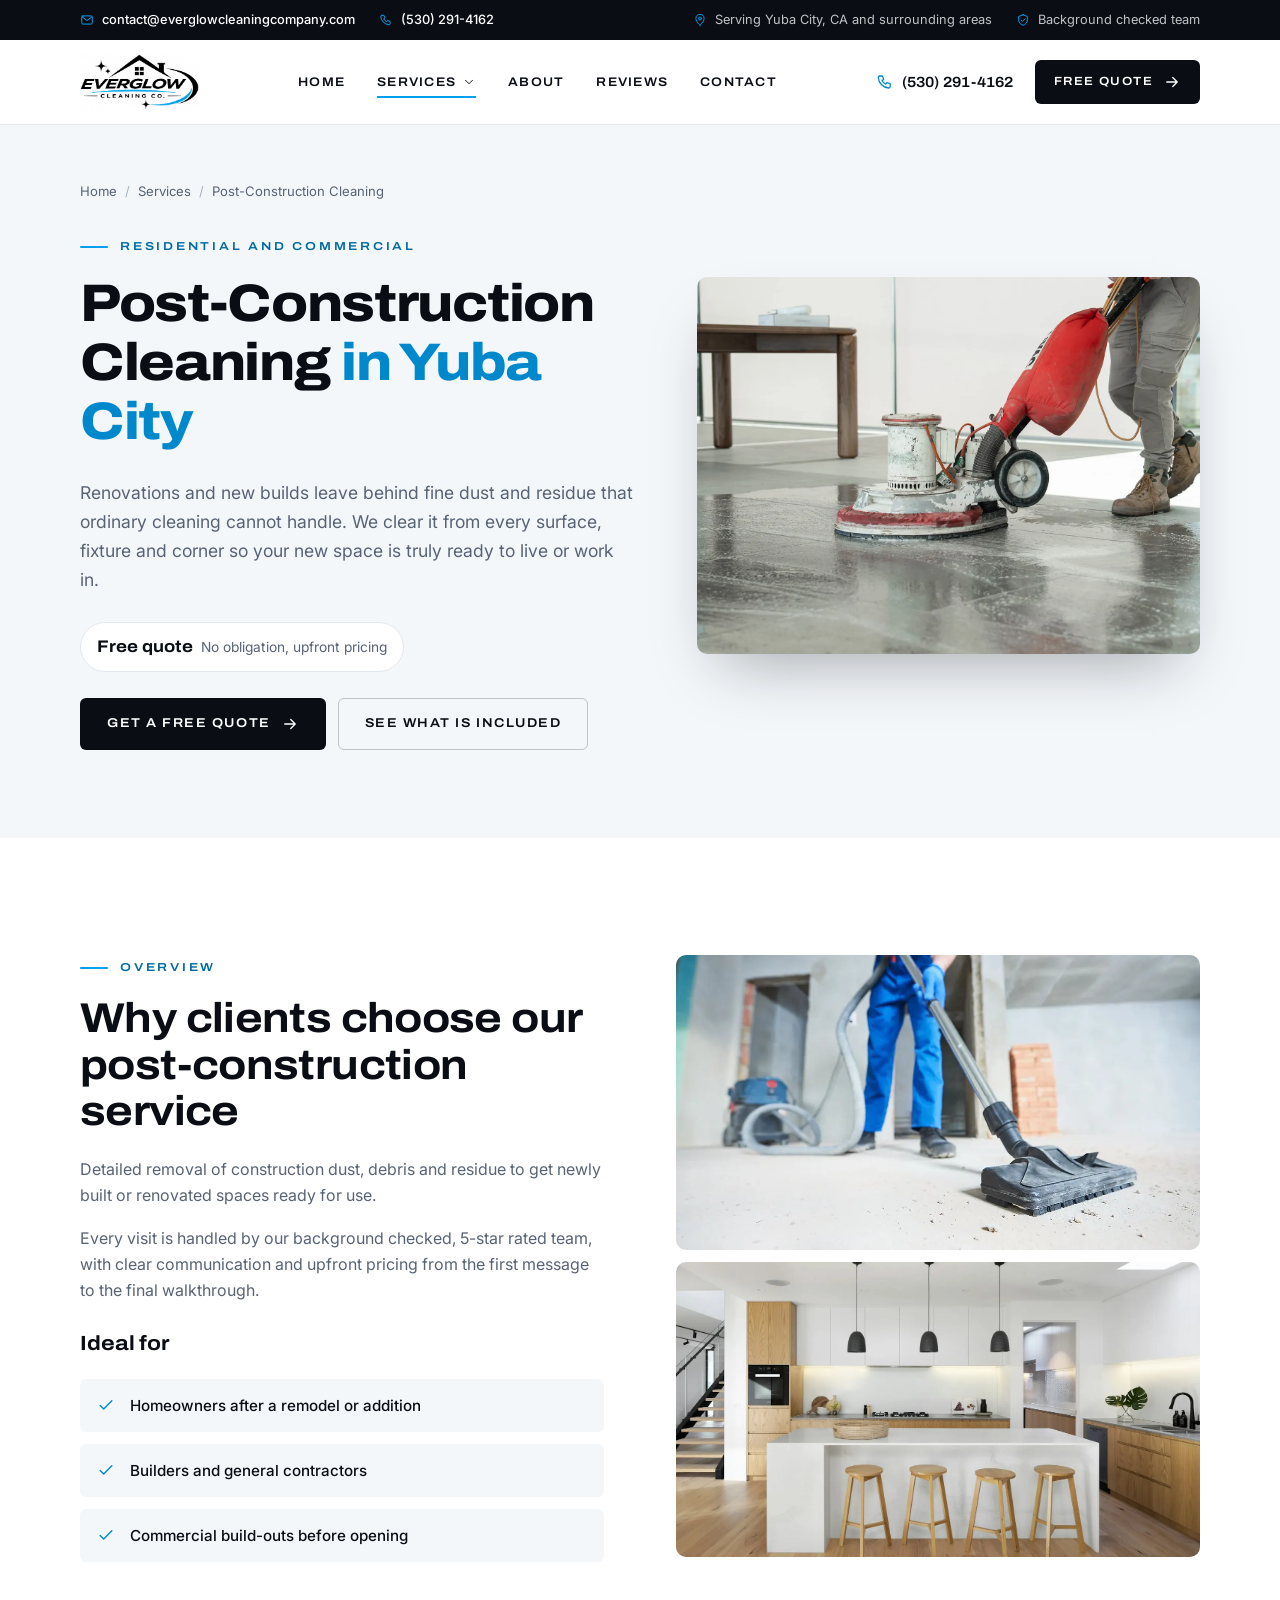
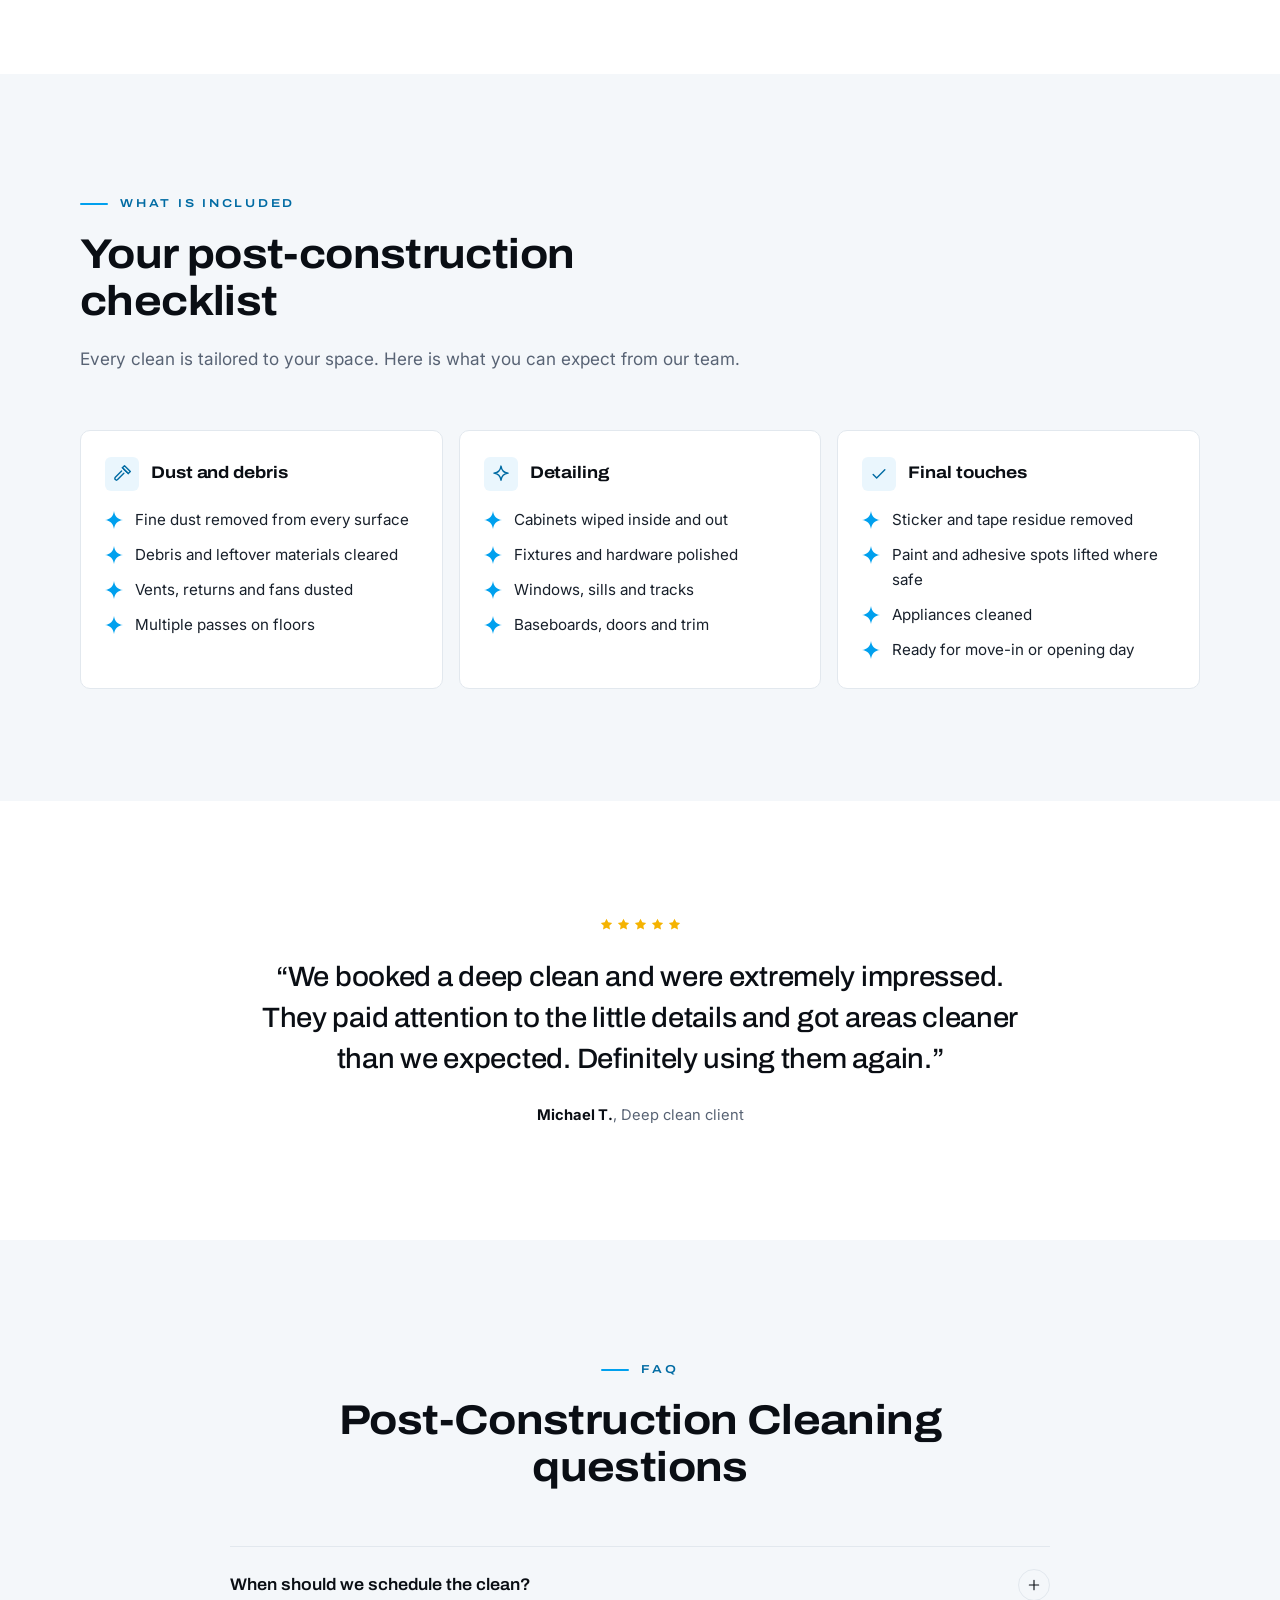
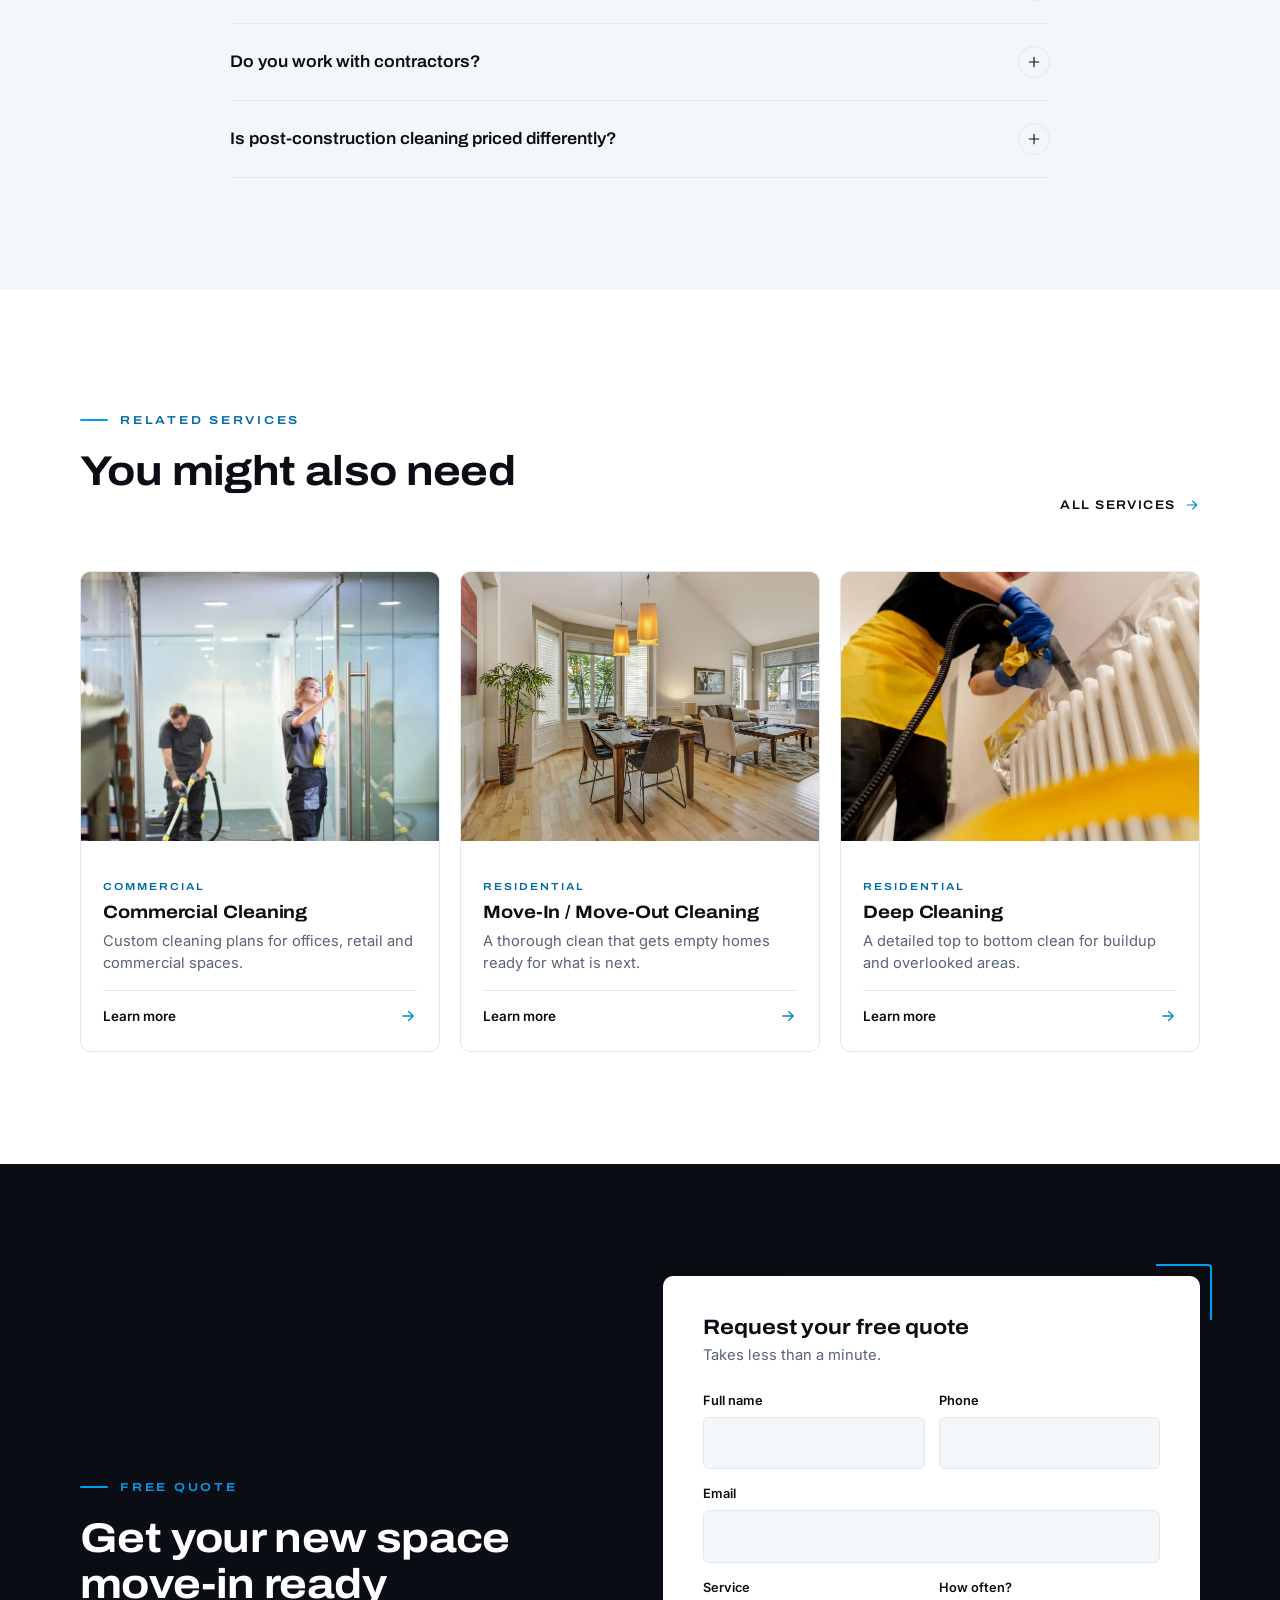
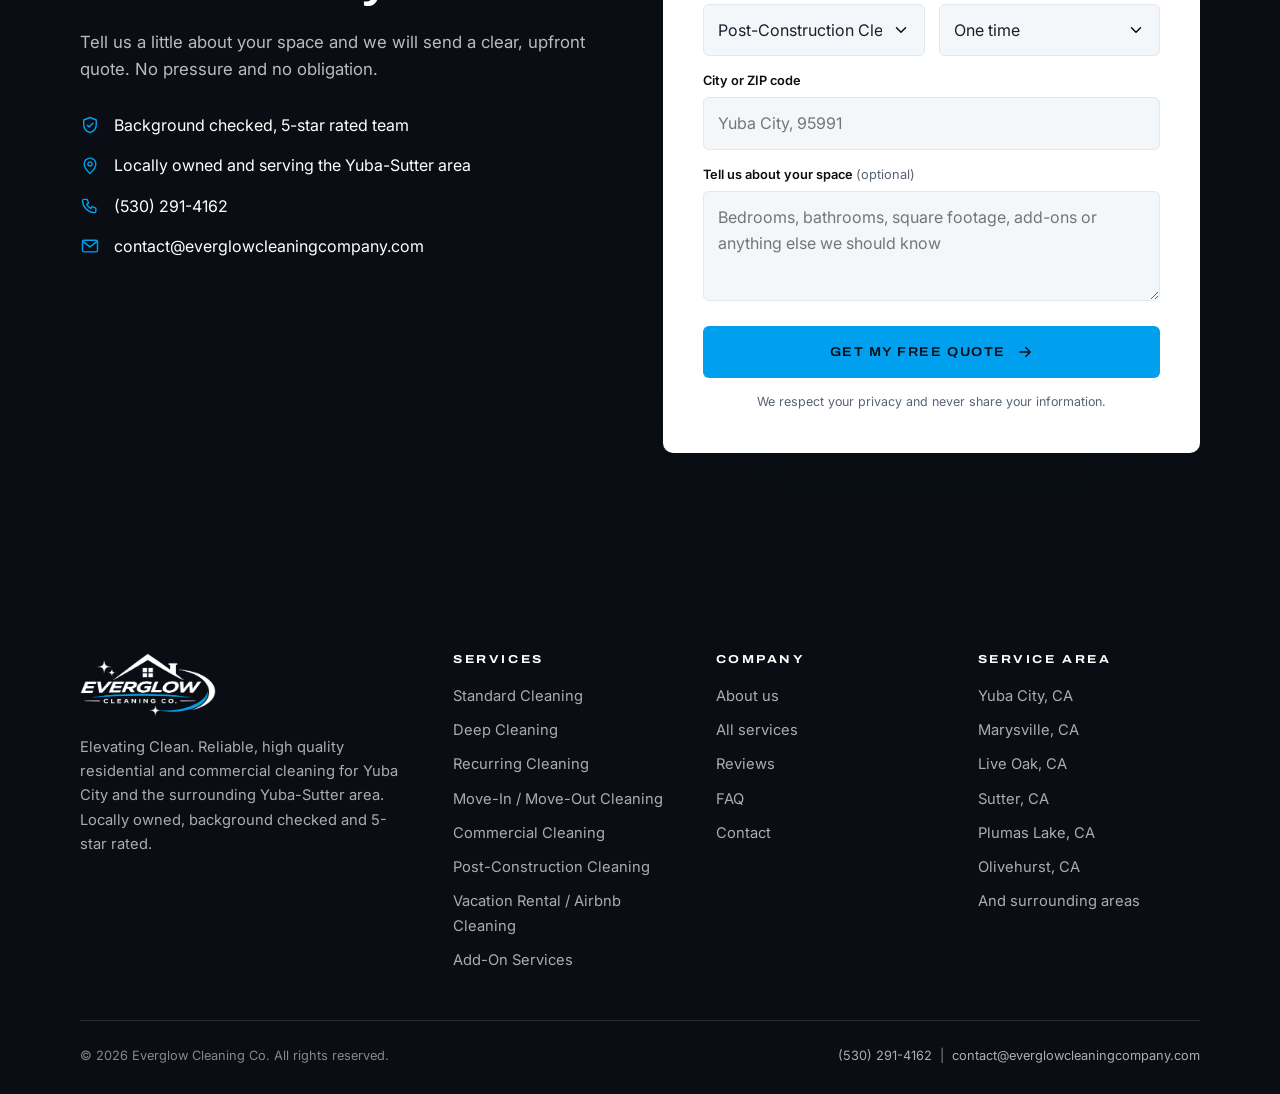
<file: services/post-construction-cleaning/index.html>
<!DOCTYPE html>
<html lang="en-US">
<head>
<meta charset="utf-8">
<meta name="viewport" content="width=device-width, initial-scale=1, viewport-fit=cover">
<title>Post-Construction Cleaning in Yuba City, CA | Everglow Cleaning Co.</title>
<meta name="description" content="Detailed removal of construction dust, debris and residue to get newly built or renovated spaces ready for use. Serving Yuba City, Marysville and surrounding areas. Request a free quote.">
<meta name="robots" content="index, follow">
<link rel="canonical" href="https://everglowcleaningcompany.com/services/post-construction-cleaning/">
<meta name="author" content="Everglow Cleaning Co.">
<meta name="theme-color" content="#0a0e14">
<meta name="format-detection" content="telephone=no">
<meta name="geo.region" content="US-CA">
<meta name="geo.placename" content="Yuba City, California">
<meta name="geo.position" content="39.1404;-121.6169">
<meta name="ICBM" content="39.1404, -121.6169">
<meta property="og:type" content="website">
<meta property="og:site_name" content="Everglow Cleaning Co.">
<meta property="og:locale" content="en_US">
<meta property="og:title" content="Post-Construction Cleaning in Yuba City, CA | Everglow Cleaning Co.">
<meta property="og:description" content="Detailed removal of construction dust, debris and residue to get newly built or renovated spaces ready for use. Serving Yuba City, Marysville and surrounding areas. Request a free quote.">
<meta property="og:url" content="https://everglowcleaningcompany.com/services/post-construction-cleaning/">
<meta property="og:image" content="https://everglowcleaningcompany.com/assets/og-image.jpg">
<meta property="og:image:alt" content="Everglow Cleaning Co. logo">
<meta name="twitter:card" content="summary_large_image">
<meta name="twitter:title" content="Post-Construction Cleaning in Yuba City, CA | Everglow Cleaning Co.">
<meta name="twitter:description" content="Detailed removal of construction dust, debris and residue to get newly built or renovated spaces ready for use. Serving Yuba City, Marysville and surrounding areas. Request a free quote.">
<meta name="twitter:image" content="https://everglowcleaningcompany.com/assets/og-image.jpg">
<link rel="icon" href="../../assets/favicon.svg" type="image/svg+xml">
<link rel="icon" href="../../assets/favicon-32.png" sizes="32x32" type="image/png">
<link rel="alternate icon" href="../../assets/favicon.ico" sizes="any">
<link rel="apple-touch-icon" href="../../assets/apple-touch-icon.png">
<link rel="manifest" href="../../site.webmanifest">
<link rel="preconnect" href="https://fonts.googleapis.com">
<link rel="preconnect" href="https://fonts.gstatic.com" crossorigin>
<link rel="stylesheet" href="https://fonts.googleapis.com/css2?family=Archivo:wdth,wght@100..125,400..800&family=Inter:wght@400;500;600&display=swap">
<link rel="stylesheet" href="../../css/styles.css?v=5">
<script>document.documentElement.classList.add("js")</script>
<script type="application/ld+json">{"@context":"https://schema.org","@graph":[{"@type":"Service","name":"Post-Construction Cleaning","serviceType":"Post-Construction Cleaning","description":"Detailed removal of construction dust, debris and residue to get newly built or renovated spaces ready for use.","url":"https://everglowcleaningcompany.com/services/post-construction-cleaning/","image":"https://everglowcleaningcompany.com/assets/img/construction-hero.webp","provider":{"@id":"https://everglowcleaningcompany.com/#business"},"areaServed":[{"@type":"City","name":"Yuba City, CA"},{"@type":"City","name":"Marysville, CA"},{"@type":"City","name":"Live Oak, CA"},{"@type":"City","name":"Sutter, CA"},{"@type":"City","name":"Plumas Lake, CA"},{"@type":"City","name":"Olivehurst, CA"},{"@type":"City","name":"Linda, CA"},{"@type":"City","name":"Wheatland, CA"},{"@type":"City","name":"Gridley, CA"},{"@type":"City","name":"Biggs, CA"}]},{"@type":"FAQPage","mainEntity":[{"@type":"Question","name":"When should we schedule the clean?","acceptedAnswer":{"@type":"Answer","text":"Book once the major work is finished and trades are out of the space. For larger projects we can do a rough clean during work and a final clean at the end."}},{"@type":"Question","name":"Do you work with contractors?","acceptedAnswer":{"@type":"Answer","text":"Yes. We are happy to coordinate directly with your builder or contractor on timing and access."}},{"@type":"Question","name":"Is post-construction cleaning priced differently?","acceptedAnswer":{"@type":"Answer","text":"Yes. It is more detailed than a standard clean, so pricing depends on the size of the space and the amount of dust and debris."}}]},{"@type":"BreadcrumbList","itemListElement":[{"@type":"ListItem","position":1,"name":"Home","item":"https://everglowcleaningcompany.com/"},{"@type":"ListItem","position":2,"name":"Services","item":"https://everglowcleaningcompany.com/services/"},{"@type":"ListItem","position":3,"name":"Post-Construction Cleaning","item":"https://everglowcleaningcompany.com/services/post-construction-cleaning/"}]},{"@type":["HouseCleaningService","LocalBusiness"],"@id":"https://everglowcleaningcompany.com/#business","name":"Everglow Cleaning Co.","slogan":"Elevating Clean","url":"https://everglowcleaningcompany.com/","logo":"https://everglowcleaningcompany.com/assets/logo.png","image":"https://everglowcleaningcompany.com/assets/og-image.jpg","email":"contact@everglowcleaningcompany.com","telephone":"+15302914162","founder":{"@type":"Person","name":"Rigo Ramirez"},"priceRange":"$$","description":"Locally owned residential and commercial cleaning company serving Yuba City, CA and surrounding areas.","address":{"@type":"PostalAddress","addressLocality":"Yuba City","addressRegion":"CA","postalCode":"95991","addressCountry":"US"},"geo":{"@type":"GeoCoordinates","latitude":39.1404,"longitude":-121.6169},"areaServed":[{"@type":"City","name":"Yuba City, CA"},{"@type":"City","name":"Marysville, CA"},{"@type":"City","name":"Live Oak, CA"},{"@type":"City","name":"Sutter, CA"},{"@type":"City","name":"Plumas Lake, CA"},{"@type":"City","name":"Olivehurst, CA"},{"@type":"City","name":"Linda, CA"},{"@type":"City","name":"Wheatland, CA"},{"@type":"City","name":"Gridley, CA"},{"@type":"City","name":"Biggs, CA"}],"aggregateRating":{"@type":"AggregateRating","ratingValue":"5","reviewCount":"5","bestRating":"5"},"review":[{"@type":"Review","author":{"@type":"Person","name":"Sarah M."},"reviewRating":{"@type":"Rating","ratingValue":"5","bestRating":"5"},"reviewBody":"Super easy to book and the cleaning team did an amazing job. They showed up on time, were professional, and left the entire house looking spotless. I've already signed up for recurring cleanings!"},{"@type":"Review","author":{"@type":"Person","name":"Jessica R."},"reviewRating":{"@type":"Rating","ratingValue":"5","bestRating":"5"},"reviewBody":"I've tried a few cleaning companies before and this has easily been the best experience. Communication was great, pricing was straightforward, and my home looked incredible afterward."},{"@type":"Review","author":{"@type":"Person","name":"Michael T."},"reviewRating":{"@type":"Rating","ratingValue":"5","bestRating":"5"},"reviewBody":"We booked a deep clean and were extremely impressed. They paid attention to the little details and got areas cleaner than we expected. Definitely using them again."},{"@type":"Review","author":{"@type":"Person","name":"Amanda L."},"reviewRating":{"@type":"Rating","ratingValue":"5","bestRating":"5"},"reviewBody":"Having them come every two weeks has been a lifesaver. They're reliable, consistent, and it's so nice coming home to a clean house without having to worry about it."},{"@type":"Review","author":{"@type":"Person","name":"David K."},"reviewRating":{"@type":"Rating","ratingValue":"5","bestRating":"5"},"reviewBody":"Great experience from start to finish. Booking was simple, they kept me updated, and the cleaners did a fantastic job. Professional, dependable, and absolutely worth it."}],"hasOfferCatalog":{"@type":"OfferCatalog","name":"Cleaning services","itemListElement":[{"@type":"Offer","itemOffered":{"@type":"Service","name":"Standard Cleaning","url":"https://everglowcleaningcompany.com/services/standard-cleaning/"}},{"@type":"Offer","itemOffered":{"@type":"Service","name":"Deep Cleaning","url":"https://everglowcleaningcompany.com/services/deep-cleaning/"}},{"@type":"Offer","itemOffered":{"@type":"Service","name":"Recurring Cleaning","url":"https://everglowcleaningcompany.com/services/recurring-cleaning/"}},{"@type":"Offer","itemOffered":{"@type":"Service","name":"Move-In / Move-Out Cleaning","url":"https://everglowcleaningcompany.com/services/move-in-move-out-cleaning/"}},{"@type":"Offer","itemOffered":{"@type":"Service","name":"Commercial Cleaning","url":"https://everglowcleaningcompany.com/services/commercial-cleaning/"}},{"@type":"Offer","itemOffered":{"@type":"Service","name":"Post-Construction Cleaning","url":"https://everglowcleaningcompany.com/services/post-construction-cleaning/"}},{"@type":"Offer","itemOffered":{"@type":"Service","name":"Vacation Rental / Airbnb Cleaning","url":"https://everglowcleaningcompany.com/services/vacation-rental-airbnb-cleaning/"}},{"@type":"Offer","itemOffered":{"@type":"Service","name":"Add-On Services","url":"https://everglowcleaningcompany.com/services/add-on-services/"}}]}}]}</script>
</head>
<body>
<a class="skip-link" href="#main">Skip to content</a>
<div class="topbar"><div class="container">
<ul><li><svg viewBox="0 0 24 24" fill="none" stroke="currentColor" stroke-width="1.7" stroke-linecap="round" stroke-linejoin="round" aria-hidden="true"><rect x="3" y="5" width="18" height="14" rx="2"/><path d="m3.5 6.5 8.5 6.5 8.5-6.5"/></svg><a href="mailto:contact@everglowcleaningcompany.com">contact@everglowcleaningcompany.com</a></li><li class="topbar__phone"><svg viewBox="0 0 24 24" fill="none" stroke="currentColor" stroke-width="1.7" stroke-linecap="round" stroke-linejoin="round" aria-hidden="true"><path d="M5 4h3.5l1.8 4.5-2.3 1.4a11 11 0 0 0 5.1 5.1l1.4-2.3L19 14.5V18a2 2 0 0 1-2 2A15 15 0 0 1 3 6a2 2 0 0 1 2-2Z"/></svg><a href="tel:+15302914162">(530) 291-4162</a></li></ul>
<ul><li class="topbar__extra"><svg viewBox="0 0 24 24" fill="none" stroke="currentColor" stroke-width="1.7" stroke-linecap="round" stroke-linejoin="round" aria-hidden="true"><path d="M12 21s-7-6.2-7-11.5a7 7 0 1 1 14 0C19 14.8 12 21 12 21Z"/><circle cx="12" cy="9.5" r="2.5"/></svg>Serving Yuba City, CA and surrounding areas</li><li class="topbar__extra"><svg viewBox="0 0 24 24" fill="none" stroke="currentColor" stroke-width="1.7" stroke-linecap="round" stroke-linejoin="round" aria-hidden="true"><path d="M12 3 4.5 6v5.5c0 4.6 3.2 8.4 7.5 9.5 4.3-1.1 7.5-4.9 7.5-9.5V6L12 3Z"/><path d="m8.8 12.2 2.3 2.3 4.3-4.6"/></svg>Background checked team</li></ul>
</div></div>
<header class="site-header">
<div class="container">
<a class="brand" href="../../" aria-label="Everglow Cleaning Co. home"><img src="../../assets/logo.webp" alt="Everglow Cleaning Co." width="720" height="338"></a>
<nav class="nav" aria-label="Main">
<ul class="nav__list">
<li><a class="nav__link" href="../../">Home</a></li>
<li class="has-menu"><a class="nav__link" href="../../services/" aria-haspopup="true" aria-expanded="false" aria-current="page">Services <svg viewBox="0 0 24 24" fill="none" stroke="currentColor" stroke-width="1.7" stroke-linecap="round" stroke-linejoin="round" aria-hidden="true"><path d="m6 9 6 6 6-6"/></svg></a>
<div class="mega" role="menu"><div class="mega__grid"><a class="mega__item" href="../../services/standard-cleaning/"><span class="mega__icon"><svg viewBox="0 0 24 24" fill="none" stroke="currentColor" stroke-width="1.7" stroke-linecap="round" stroke-linejoin="round" aria-hidden="true"><path d="M3.5 11 12 4l8.5 7"/><path d="M5.5 9.5V20h13V9.5"/><path d="M10 20v-5h4v5"/></svg></span><span><strong>Standard Cleaning</strong><span>Routine cleaning that keeps your home fresh, tidy and guest ready.</span></span></a><a class="mega__item" href="../../services/deep-cleaning/"><span class="mega__icon"><svg viewBox="0 0 24 24" fill="none" stroke="currentColor" stroke-width="1.7" stroke-linecap="round" stroke-linejoin="round" aria-hidden="true"><path d="M12 3c.6 4.6 2.9 6.9 7.5 7.5-4.6.6-6.9 2.9-7.5 7.5-.6-4.6-2.9-6.9-7.5-7.5C9.1 9.9 11.4 7.6 12 3Z"/><path d="M19 15.5c.3 1.9 1.1 2.7 3 3-1.9.3-2.7 1.1-3 3-.3-1.9-1.1-2.7-3-3 1.9-.3 2.7-1.1 3-3Z"/></svg></span><span><strong>Deep Cleaning</strong><span>A detailed top to bottom clean for buildup and overlooked areas.</span></span></a><a class="mega__item" href="../../services/recurring-cleaning/"><span class="mega__icon"><svg viewBox="0 0 24 24" fill="none" stroke="currentColor" stroke-width="1.7" stroke-linecap="round" stroke-linejoin="round" aria-hidden="true"><path d="M17 2.5 20.5 6 17 9.5"/><path d="M3.5 11V9.5A3.5 3.5 0 0 1 7 6h13.5"/><path d="M7 21.5 3.5 18 7 14.5"/><path d="M20.5 13v1.5A3.5 3.5 0 0 1 17 18H3.5"/></svg></span><span><strong>Recurring Cleaning</strong><span>Weekly, bi-weekly or monthly visits on a schedule that runs itself.</span></span></a><a class="mega__item" href="../../services/move-in-move-out-cleaning/"><span class="mega__icon"><svg viewBox="0 0 24 24" fill="none" stroke="currentColor" stroke-width="1.7" stroke-linecap="round" stroke-linejoin="round" aria-hidden="true"><path d="M3.5 7.5 12 3l8.5 4.5v9L12 21l-8.5-4.5v-9Z"/><path d="M3.5 7.5 12 12l8.5-4.5M12 12v9"/></svg></span><span><strong>Move-In / Move-Out Cleaning</strong><span>A thorough clean that gets empty homes ready for what is next.</span></span></a><a class="mega__item" href="../../services/commercial-cleaning/"><span class="mega__icon"><svg viewBox="0 0 24 24" fill="none" stroke="currentColor" stroke-width="1.7" stroke-linecap="round" stroke-linejoin="round" aria-hidden="true"><rect x="4.5" y="3" width="15" height="18" rx="1.5"/><path d="M9 7h1.5M13.5 7H15M9 11h1.5M13.5 11H15M9 15h1.5M13.5 15H15M10.5 21v-3h3v3"/></svg></span><span><strong>Commercial Cleaning</strong><span>Custom cleaning plans for offices, retail and commercial spaces.</span></span></a><a class="mega__item" href="../../services/post-construction-cleaning/"><span class="mega__icon"><svg viewBox="0 0 24 24" fill="none" stroke="currentColor" stroke-width="1.7" stroke-linecap="round" stroke-linejoin="round" aria-hidden="true"><path d="m14 6 4 4"/><path d="M11.5 8.5 4 16a1.9 1.9 0 0 0 2.7 2.7l7.5-7.5"/><path d="M12.5 4.5 15 2l7 7-2.5 2.5"/><path d="m12.5 4.5 7 7"/></svg></span><span><strong>Post-Construction Cleaning</strong><span>Dust, debris and residue removed so new spaces are ready to use.</span></span></a><a class="mega__item" href="../../services/vacation-rental-airbnb-cleaning/"><span class="mega__icon"><svg viewBox="0 0 24 24" fill="none" stroke="currentColor" stroke-width="1.7" stroke-linecap="round" stroke-linejoin="round" aria-hidden="true"><circle cx="8" cy="15" r="4.5"/><path d="m11.2 11.8 9.3-9.3M17 6l3 3M14.5 8.5l2.5 2.5"/></svg></span><span><strong>Vacation Rental / Airbnb Cleaning</strong><span>Reliable turnovers that keep your rental ready for five star stays.</span></span></a><a class="mega__item" href="../../services/add-on-services/"><span class="mega__icon"><svg viewBox="0 0 24 24" fill="none" stroke="currentColor" stroke-width="1.7" stroke-linecap="round" stroke-linejoin="round" aria-hidden="true"><rect x="3.5" y="3.5" width="17" height="17" rx="3"/><path d="M12 8v8M8 12h8"/></svg></span><span><strong>Add-On Services</strong><span>Fridges, ovens, windows, laundry and more, added to any clean.</span></span></a></div>
<div class="mega__foot"><span>Not sure which clean you need?</span><a class="text-link" href="../../contact/">Ask us <svg viewBox="0 0 24 24" fill="none" stroke="currentColor" stroke-width="1.7" stroke-linecap="round" stroke-linejoin="round" aria-hidden="true"><path d="M5 12h14M13 6l6 6-6 6"/></svg></a></div></div></li>
<li><a class="nav__link" href="../../about/">About</a></li>
<li><a class="nav__link" href="../../#reviews">Reviews</a></li>
<li><a class="nav__link" href="../../contact/">Contact</a></li>
</ul>
</nav>
<div class="header-actions"><a class="header-phone" href="tel:+15302914162"><svg viewBox="0 0 24 24" fill="none" stroke="currentColor" stroke-width="1.7" stroke-linecap="round" stroke-linejoin="round" aria-hidden="true"><path d="M5 4h3.5l1.8 4.5-2.3 1.4a11 11 0 0 0 5.1 5.1l1.4-2.3L19 14.5V18a2 2 0 0 1-2 2A15 15 0 0 1 3 6a2 2 0 0 1 2-2Z"/></svg><span>(530) 291-4162</span></a><a class="btn btn--primary btn--sm header-cta" href="../../contact/">Free Quote <svg viewBox="0 0 24 24" fill="none" stroke="currentColor" stroke-width="1.7" stroke-linecap="round" stroke-linejoin="round" aria-hidden="true"><path d="M5 12h14M13 6l6 6-6 6"/></svg></a></div>
<button class="menu-toggle" type="button" aria-label="Open menu" aria-expanded="false" aria-controls="mobile-menu"><span class="icon-menu"><svg viewBox="0 0 24 24" fill="none" stroke="currentColor" stroke-width="1.7" stroke-linecap="round" stroke-linejoin="round" aria-hidden="true"><path d="M4 7h16M4 12h16M4 17h16"/></svg></span><span class="icon-close"><svg viewBox="0 0 24 24" fill="none" stroke="currentColor" stroke-width="1.7" stroke-linecap="round" stroke-linejoin="round" aria-hidden="true"><path d="M6 6l12 12M18 6 6 18"/></svg></span></button>
</div>
</header>
<div class="mobile-menu" id="mobile-menu">
<ul>
<li><a href="../../">Home<svg viewBox="0 0 24 24" fill="none" stroke="currentColor" stroke-width="1.7" stroke-linecap="round" stroke-linejoin="round" aria-hidden="true"><path d="M5 12h14M13 6l6 6-6 6"/></svg></a></li>
<li><a href="../../about/">About<svg viewBox="0 0 24 24" fill="none" stroke="currentColor" stroke-width="1.7" stroke-linecap="round" stroke-linejoin="round" aria-hidden="true"><path d="M5 12h14M13 6l6 6-6 6"/></svg></a></li>
<li><a href="../../#reviews">Reviews<svg viewBox="0 0 24 24" fill="none" stroke="currentColor" stroke-width="1.7" stroke-linecap="round" stroke-linejoin="round" aria-hidden="true"><path d="M5 12h14M13 6l6 6-6 6"/></svg></a></li>
<li><a href="../../contact/">Contact<svg viewBox="0 0 24 24" fill="none" stroke="currentColor" stroke-width="1.7" stroke-linecap="round" stroke-linejoin="round" aria-hidden="true"><path d="M5 12h14M13 6l6 6-6 6"/></svg></a></li>
</ul>
<p class="mobile-menu__label">Services</p>
<ul><li><a href="../../services/standard-cleaning/">Standard Cleaning<svg viewBox="0 0 24 24" fill="none" stroke="currentColor" stroke-width="1.7" stroke-linecap="round" stroke-linejoin="round" aria-hidden="true"><path d="M5 12h14M13 6l6 6-6 6"/></svg></a></li><li><a href="../../services/deep-cleaning/">Deep Cleaning<svg viewBox="0 0 24 24" fill="none" stroke="currentColor" stroke-width="1.7" stroke-linecap="round" stroke-linejoin="round" aria-hidden="true"><path d="M5 12h14M13 6l6 6-6 6"/></svg></a></li><li><a href="../../services/recurring-cleaning/">Recurring Cleaning<svg viewBox="0 0 24 24" fill="none" stroke="currentColor" stroke-width="1.7" stroke-linecap="round" stroke-linejoin="round" aria-hidden="true"><path d="M5 12h14M13 6l6 6-6 6"/></svg></a></li><li><a href="../../services/move-in-move-out-cleaning/">Move-In / Move-Out Cleaning<svg viewBox="0 0 24 24" fill="none" stroke="currentColor" stroke-width="1.7" stroke-linecap="round" stroke-linejoin="round" aria-hidden="true"><path d="M5 12h14M13 6l6 6-6 6"/></svg></a></li><li><a href="../../services/commercial-cleaning/">Commercial Cleaning<svg viewBox="0 0 24 24" fill="none" stroke="currentColor" stroke-width="1.7" stroke-linecap="round" stroke-linejoin="round" aria-hidden="true"><path d="M5 12h14M13 6l6 6-6 6"/></svg></a></li><li><a href="../../services/post-construction-cleaning/">Post-Construction Cleaning<svg viewBox="0 0 24 24" fill="none" stroke="currentColor" stroke-width="1.7" stroke-linecap="round" stroke-linejoin="round" aria-hidden="true"><path d="M5 12h14M13 6l6 6-6 6"/></svg></a></li><li><a href="../../services/vacation-rental-airbnb-cleaning/">Vacation Rental / Airbnb Cleaning<svg viewBox="0 0 24 24" fill="none" stroke="currentColor" stroke-width="1.7" stroke-linecap="round" stroke-linejoin="round" aria-hidden="true"><path d="M5 12h14M13 6l6 6-6 6"/></svg></a></li><li><a href="../../services/add-on-services/">Add-On Services<svg viewBox="0 0 24 24" fill="none" stroke="currentColor" stroke-width="1.7" stroke-linecap="round" stroke-linejoin="round" aria-hidden="true"><path d="M5 12h14M13 6l6 6-6 6"/></svg></a></li></ul>
<a class="btn btn--primary btn--block" href="../../contact/">Get a Free Quote <svg viewBox="0 0 24 24" fill="none" stroke="currentColor" stroke-width="1.7" stroke-linecap="round" stroke-linejoin="round" aria-hidden="true"><path d="M5 12h14M13 6l6 6-6 6"/></svg></a>
<a class="btn btn--outline btn--block" style="margin-top:12px" href="tel:+15302914162"><svg viewBox="0 0 24 24" fill="none" stroke="currentColor" stroke-width="1.7" stroke-linecap="round" stroke-linejoin="round" aria-hidden="true"><path d="M5 4h3.5l1.8 4.5-2.3 1.4a11 11 0 0 0 5.1 5.1l1.4-2.3L19 14.5V18a2 2 0 0 1-2 2A15 15 0 0 1 3 6a2 2 0 0 1 2-2Z"/></svg> Call (530) 291-4162</a>
</div>

<main id="main">
<section class="page-hero">
<div class="container">
<div>
<ol class="breadcrumb"><li><a href="../../">Home</a></li><li><a href="../../services/">Services</a></li><li aria-current="page">Post-Construction Cleaning</li></ol>
<span class="eyebrow">Residential and Commercial</span>
<h1>Post-Construction Cleaning <span class="hl">in Yuba City</span></h1>
<p class="page-hero__lead">Renovations and new builds leave behind fine dust and residue that ordinary cleaning cannot handle. We clear it from every surface, fixture and corner so your new space is truly ready to live or work in.</p>
<div class="price-chip"><strong>Free quote</strong> No obligation, upfront pricing</div>
<div class="btn-row">
<a class="btn btn--primary" href="../../contact/?service=Post-Construction%20Cleaning">Get a Free Quote <svg viewBox="0 0 24 24" fill="none" stroke="currentColor" stroke-width="1.7" stroke-linecap="round" stroke-linejoin="round" aria-hidden="true"><path d="M5 12h14M13 6l6 6-6 6"/></svg></a>
<a class="btn btn--outline" href="#included">See what is included</a>
</div>
</div>
<div class="page-hero__img"><img src="../../assets/img/construction-hero.webp" alt="Cleaner using a floor machine to remove construction dust from a new floor" width="1200" height="900" fetchpriority="high"></div>
</div>
</section>

<section class="section" id="overview">
<div class="container split">
<div class="reveal">
<span class="eyebrow">Overview</span>
<h2>Why clients choose our post-construction service</h2>
<p>Detailed removal of construction dust, debris and residue to get newly built or renovated spaces ready for use.</p>
<p>Every visit is handled by our background checked, 5-star rated team, with clear communication and upfront pricing from the first message to the final walkthrough.</p>
<h3 style="margin-top:28px">Ideal for</h3><ul class="ideal"><li><svg viewBox="0 0 24 24" fill="none" stroke="currentColor" stroke-width="1.7" stroke-linecap="round" stroke-linejoin="round" aria-hidden="true"><path d="m5 12.5 4.2 4.2L19 7"/></svg>Homeowners after a remodel or addition</li><li><svg viewBox="0 0 24 24" fill="none" stroke="currentColor" stroke-width="1.7" stroke-linecap="round" stroke-linejoin="round" aria-hidden="true"><path d="m5 12.5 4.2 4.2L19 7"/></svg>Builders and general contractors</li><li><svg viewBox="0 0 24 24" fill="none" stroke="currentColor" stroke-width="1.7" stroke-linecap="round" stroke-linejoin="round" aria-hidden="true"><path d="m5 12.5 4.2 4.2L19 7"/></svg>Commercial build-outs before opening</li></ul>
</div>
<div class="gallery reveal"><img src="../../assets/img/construction-dust.webp" alt="Construction dust being vacuumed from a newly renovated room" width="800" height="600" loading="lazy" decoding="async"><img src="../../assets/img/construction-finished.webp" alt="Finished, spotless kitchen after a post-construction clean" width="800" height="600" loading="lazy" decoding="async"></div>
</div>
</section>
<div id="included"></div>
<section class="section section--mist">
<div class="container">
<div class="section-head"><span class="eyebrow">What is included</span><h2>Your post-construction checklist</h2><p>Every clean is tailored to your space. Here is what you can expect from our team.</p></div>
<div class="included"><div class="included__group reveal"><h3><span class="mega__icon"><svg viewBox="0 0 24 24" fill="none" stroke="currentColor" stroke-width="1.7" stroke-linecap="round" stroke-linejoin="round" aria-hidden="true"><path d="m14 6 4 4"/><path d="M11.5 8.5 4 16a1.9 1.9 0 0 0 2.7 2.7l7.5-7.5"/><path d="M12.5 4.5 15 2l7 7-2.5 2.5"/><path d="m12.5 4.5 7 7"/></svg></span>Dust and debris</h3><ul class="checks"><li><svg viewBox="0 0 24 24" fill="currentColor" aria-hidden="true"><path d="M12 0C12.8 7 17 11.2 24 12 17 12.8 12.8 17 12 24 11.2 17 7 12.8 0 12 7 11.2 11.2 7 12 0Z"/></svg>Fine dust removed from every surface</li><li><svg viewBox="0 0 24 24" fill="currentColor" aria-hidden="true"><path d="M12 0C12.8 7 17 11.2 24 12 17 12.8 12.8 17 12 24 11.2 17 7 12.8 0 12 7 11.2 11.2 7 12 0Z"/></svg>Debris and leftover materials cleared</li><li><svg viewBox="0 0 24 24" fill="currentColor" aria-hidden="true"><path d="M12 0C12.8 7 17 11.2 24 12 17 12.8 12.8 17 12 24 11.2 17 7 12.8 0 12 7 11.2 11.2 7 12 0Z"/></svg>Vents, returns and fans dusted</li><li><svg viewBox="0 0 24 24" fill="currentColor" aria-hidden="true"><path d="M12 0C12.8 7 17 11.2 24 12 17 12.8 12.8 17 12 24 11.2 17 7 12.8 0 12 7 11.2 11.2 7 12 0Z"/></svg>Multiple passes on floors</li></ul></div><div class="included__group reveal"><h3><span class="mega__icon"><svg viewBox="0 0 24 24" fill="none" stroke="currentColor" stroke-width="1.7" stroke-linecap="round" stroke-linejoin="round" aria-hidden="true"><path d="M12 2.5c.7 5.4 3.1 7.8 8.5 8.5-5.4.7-7.8 3.1-8.5 8.5-.7-5.4-3.1-7.8-8.5-8.5 5.4-.7 7.8-3.1 8.5-8.5Z"/></svg></span>Detailing</h3><ul class="checks"><li><svg viewBox="0 0 24 24" fill="currentColor" aria-hidden="true"><path d="M12 0C12.8 7 17 11.2 24 12 17 12.8 12.8 17 12 24 11.2 17 7 12.8 0 12 7 11.2 11.2 7 12 0Z"/></svg>Cabinets wiped inside and out</li><li><svg viewBox="0 0 24 24" fill="currentColor" aria-hidden="true"><path d="M12 0C12.8 7 17 11.2 24 12 17 12.8 12.8 17 12 24 11.2 17 7 12.8 0 12 7 11.2 11.2 7 12 0Z"/></svg>Fixtures and hardware polished</li><li><svg viewBox="0 0 24 24" fill="currentColor" aria-hidden="true"><path d="M12 0C12.8 7 17 11.2 24 12 17 12.8 12.8 17 12 24 11.2 17 7 12.8 0 12 7 11.2 11.2 7 12 0Z"/></svg>Windows, sills and tracks</li><li><svg viewBox="0 0 24 24" fill="currentColor" aria-hidden="true"><path d="M12 0C12.8 7 17 11.2 24 12 17 12.8 12.8 17 12 24 11.2 17 7 12.8 0 12 7 11.2 11.2 7 12 0Z"/></svg>Baseboards, doors and trim</li></ul></div><div class="included__group reveal"><h3><span class="mega__icon"><svg viewBox="0 0 24 24" fill="none" stroke="currentColor" stroke-width="1.7" stroke-linecap="round" stroke-linejoin="round" aria-hidden="true"><path d="m5 12.5 4.2 4.2L19 7"/></svg></span>Final touches</h3><ul class="checks"><li><svg viewBox="0 0 24 24" fill="currentColor" aria-hidden="true"><path d="M12 0C12.8 7 17 11.2 24 12 17 12.8 12.8 17 12 24 11.2 17 7 12.8 0 12 7 11.2 11.2 7 12 0Z"/></svg>Sticker and tape residue removed</li><li><svg viewBox="0 0 24 24" fill="currentColor" aria-hidden="true"><path d="M12 0C12.8 7 17 11.2 24 12 17 12.8 12.8 17 12 24 11.2 17 7 12.8 0 12 7 11.2 11.2 7 12 0Z"/></svg>Paint and adhesive spots lifted where safe</li><li><svg viewBox="0 0 24 24" fill="currentColor" aria-hidden="true"><path d="M12 0C12.8 7 17 11.2 24 12 17 12.8 12.8 17 12 24 11.2 17 7 12.8 0 12 7 11.2 11.2 7 12 0Z"/></svg>Appliances cleaned</li><li><svg viewBox="0 0 24 24" fill="currentColor" aria-hidden="true"><path d="M12 0C12.8 7 17 11.2 24 12 17 12.8 12.8 17 12 24 11.2 17 7 12.8 0 12 7 11.2 11.2 7 12 0Z"/></svg>Ready for move-in or opening day</li></ul></div></div></div></section>

<section class="section">
<div class="container quote-feature reveal">
<span class="stars" aria-label="5 out of 5 stars"><svg viewBox="0 0 24 24" fill="currentColor" aria-hidden="true"><path d="m12 2.8 2.8 5.7 6.3.9-4.6 4.4 1.1 6.3L12 17.2l-5.6 2.9 1.1-6.3L2.9 9.4l6.3-.9L12 2.8Z"/></svg><svg viewBox="0 0 24 24" fill="currentColor" aria-hidden="true"><path d="m12 2.8 2.8 5.7 6.3.9-4.6 4.4 1.1 6.3L12 17.2l-5.6 2.9 1.1-6.3L2.9 9.4l6.3-.9L12 2.8Z"/></svg><svg viewBox="0 0 24 24" fill="currentColor" aria-hidden="true"><path d="m12 2.8 2.8 5.7 6.3.9-4.6 4.4 1.1 6.3L12 17.2l-5.6 2.9 1.1-6.3L2.9 9.4l6.3-.9L12 2.8Z"/></svg><svg viewBox="0 0 24 24" fill="currentColor" aria-hidden="true"><path d="m12 2.8 2.8 5.7 6.3.9-4.6 4.4 1.1 6.3L12 17.2l-5.6 2.9 1.1-6.3L2.9 9.4l6.3-.9L12 2.8Z"/></svg><svg viewBox="0 0 24 24" fill="currentColor" aria-hidden="true"><path d="m12 2.8 2.8 5.7 6.3.9-4.6 4.4 1.1 6.3L12 17.2l-5.6 2.9 1.1-6.3L2.9 9.4l6.3-.9L12 2.8Z"/></svg></span>
<blockquote>&ldquo;We booked a deep clean and were extremely impressed. They paid attention to the little details and got areas cleaner than we expected. Definitely using them again.&rdquo;</blockquote>
<cite><strong>Michael T.</strong>, Deep clean client</cite>
</div>
</section>

<section class="section section--mist">
<div class="container">
<div class="section-head section-head--center"><span class="eyebrow">FAQ</span><h2>Post-Construction Cleaning questions</h2></div>
<div class="faq"><details><summary>When should we schedule the clean?<span class="faq__icon"><svg viewBox="0 0 24 24" fill="none" stroke="currentColor" stroke-width="1.7" stroke-linecap="round" stroke-linejoin="round" aria-hidden="true"><path d="M12 5v14M5 12h14"/></svg></span></summary><p>Book once the major work is finished and trades are out of the space. For larger projects we can do a rough clean during work and a final clean at the end.</p></details><details><summary>Do you work with contractors?<span class="faq__icon"><svg viewBox="0 0 24 24" fill="none" stroke="currentColor" stroke-width="1.7" stroke-linecap="round" stroke-linejoin="round" aria-hidden="true"><path d="M12 5v14M5 12h14"/></svg></span></summary><p>Yes. We are happy to coordinate directly with your builder or contractor on timing and access.</p></details><details><summary>Is post-construction cleaning priced differently?<span class="faq__icon"><svg viewBox="0 0 24 24" fill="none" stroke="currentColor" stroke-width="1.7" stroke-linecap="round" stroke-linejoin="round" aria-hidden="true"><path d="M12 5v14M5 12h14"/></svg></span></summary><p>Yes. It is more detailed than a standard clean, so pricing depends on the size of the space and the amount of dust and debris.</p></details></div>
</div>
</section>

<section class="section">
<div class="container">
<div class="section-head section-head--split"><div><span class="eyebrow">Related services</span><h2>You might also need</h2></div><a class="text-link" href="../../services/">All services <svg viewBox="0 0 24 24" fill="none" stroke="currentColor" stroke-width="1.7" stroke-linecap="round" stroke-linejoin="round" aria-hidden="true"><path d="M5 12h14M13 6l6 6-6 6"/></svg></a></div>
<div class="svc-grid svc-grid--3"><a class="svc-card reveal" href="../../services/commercial-cleaning/">
<div class="svc-card__img"><img src="../../assets/img/commercial-hero.webp" alt="Professional cleaners cleaning glass partitions and floors in a modern office" width="600" height="450" loading="lazy" decoding="async"></div>
<div class="svc-card__body">
<span class="svc-card__tag">Commercial</span>
<h3>Commercial Cleaning</h3>
<p>Custom cleaning plans for offices, retail and commercial spaces.</p>
<div class="svc-card__meta"><span><strong>Learn more</strong></span><svg viewBox="0 0 24 24" fill="none" stroke="currentColor" stroke-width="1.7" stroke-linecap="round" stroke-linejoin="round" aria-hidden="true"><path d="M5 12h14M13 6l6 6-6 6"/></svg></div>
</div>
</a><a class="svc-card reveal" href="../../services/move-in-move-out-cleaning/">
<div class="svc-card__img"><img src="../../assets/img/move-hero.webp" alt="Empty, freshly cleaned living and dining area ready for new occupants" width="600" height="450" loading="lazy" decoding="async"></div>
<div class="svc-card__body">
<span class="svc-card__tag">Residential</span>
<h3>Move-In / Move-Out Cleaning</h3>
<p>A thorough clean that gets empty homes ready for what is next.</p>
<div class="svc-card__meta"><span><strong>Learn more</strong></span><svg viewBox="0 0 24 24" fill="none" stroke="currentColor" stroke-width="1.7" stroke-linecap="round" stroke-linejoin="round" aria-hidden="true"><path d="M5 12h14M13 6l6 6-6 6"/></svg></div>
</div>
</a><a class="svc-card reveal" href="../../services/deep-cleaning/">
<div class="svc-card__img"><img src="../../assets/img/deep-hero.webp" alt="Cleaner steam cleaning a radiator during a detailed deep clean" width="600" height="450" loading="lazy" decoding="async"></div>
<div class="svc-card__body">
<span class="svc-card__tag">Residential</span>
<h3>Deep Cleaning</h3>
<p>A detailed top to bottom clean for buildup and overlooked areas.</p>
<div class="svc-card__meta"><span><strong>Learn more</strong></span><svg viewBox="0 0 24 24" fill="none" stroke="currentColor" stroke-width="1.7" stroke-linecap="round" stroke-linejoin="round" aria-hidden="true"><path d="M5 12h14M13 6l6 6-6 6"/></svg></div>
</div>
</a></div>
</div>
</section>

<section class="section section--ink cta" id="quote">
<div class="container">
<div class="cta__copy reveal">
<span class="eyebrow">Free quote</span>
<h2>Get your new space move-in ready</h2>
<p>Tell us a little about your space and we will send a clear, upfront quote. No pressure and no obligation.</p>
<ul class="cta__list">
<li><svg viewBox="0 0 24 24" fill="none" stroke="currentColor" stroke-width="1.7" stroke-linecap="round" stroke-linejoin="round" aria-hidden="true"><path d="M12 3 4.5 6v5.5c0 4.6 3.2 8.4 7.5 9.5 4.3-1.1 7.5-4.9 7.5-9.5V6L12 3Z"/><path d="m8.8 12.2 2.3 2.3 4.3-4.6"/></svg>Background checked, 5-star rated team</li>
<li><svg viewBox="0 0 24 24" fill="none" stroke="currentColor" stroke-width="1.7" stroke-linecap="round" stroke-linejoin="round" aria-hidden="true"><path d="M12 21s-7-6.2-7-11.5a7 7 0 1 1 14 0C19 14.8 12 21 12 21Z"/><circle cx="12" cy="9.5" r="2.5"/></svg>Locally owned and serving the Yuba-Sutter area</li>
<li><svg viewBox="0 0 24 24" fill="none" stroke="currentColor" stroke-width="1.7" stroke-linecap="round" stroke-linejoin="round" aria-hidden="true"><path d="M5 4h3.5l1.8 4.5-2.3 1.4a11 11 0 0 0 5.1 5.1l1.4-2.3L19 14.5V18a2 2 0 0 1-2 2A15 15 0 0 1 3 6a2 2 0 0 1 2-2Z"/></svg><a href="tel:+15302914162">(530) 291-4162</a></li>
<li><svg viewBox="0 0 24 24" fill="none" stroke="currentColor" stroke-width="1.7" stroke-linecap="round" stroke-linejoin="round" aria-hidden="true"><rect x="3" y="5" width="18" height="14" rx="2"/><path d="m3.5 6.5 8.5 6.5 8.5-6.5"/></svg><a href="mailto:contact@everglowcleaningcompany.com">contact@everglowcleaningcompany.com</a></li>
</ul>
</div>
<div class="form-card reveal">
<h3>Request your free quote</h3>
<p>Takes less than a minute.</p>
<form data-quote data-email="contact@everglowcleaningcompany.com" novalidate>
<div class="form-grid form-grid--2">
<div class="field"><label for="q-name">Full name</label><input id="q-name" name="Name" type="text" autocomplete="name" required></div>
<div class="field"><label for="q-phone">Phone</label><input id="q-phone" name="Phone" type="tel" autocomplete="tel" inputmode="tel" required></div>
<div class="field field--full"><label for="q-email">Email</label><input id="q-email" name="Email" type="email" autocomplete="email" required></div>
<div class="field"><label for="q-service">Service</label><select id="q-service" name="Service" required><option value="">Choose a service</option><option value="Standard Cleaning">Standard Cleaning</option><option value="Deep Cleaning">Deep Cleaning</option><option value="Recurring Cleaning">Recurring Cleaning</option><option value="Move-In / Move-Out Cleaning">Move-In / Move-Out Cleaning</option><option value="Commercial Cleaning">Commercial Cleaning</option><option value="Post-Construction Cleaning" selected>Post-Construction Cleaning</option><option value="Vacation Rental / Airbnb Cleaning">Vacation Rental / Airbnb Cleaning</option><option value="Add-On Services">Add-On Services</option></select></div>
<div class="field"><label for="q-freq">How often?</label><select id="q-freq" name="Frequency"><option>One time</option><option>Weekly</option><option>Bi-weekly</option><option>Monthly</option><option>Not sure yet</option></select></div>
<div class="field field--full"><label for="q-city">City or ZIP code</label><input id="q-city" name="Location" type="text" autocomplete="postal-code" placeholder="Yuba City, 95991"></div>
<div class="field field--full"><label for="q-msg">Tell us about your space <span style="font-weight:400;color:var(--muted)">(optional)</span></label><textarea id="q-msg" name="Details" placeholder="Bedrooms, bathrooms, square footage, add-ons or anything else we should know"></textarea></div>
</div>
<button class="btn btn--glow btn--block" type="submit" style="margin-top:18px">Get My Free Quote <svg viewBox="0 0 24 24" fill="none" stroke="currentColor" stroke-width="1.7" stroke-linecap="round" stroke-linejoin="round" aria-hidden="true"><path d="M5 12h14M13 6l6 6-6 6"/></svg></button>
<p class="form-note">We respect your privacy and never share your information.</p>
</form>
<div class="form-success" role="status"><svg viewBox="0 0 24 24" fill="none" stroke="currentColor" stroke-width="1.7" stroke-linecap="round" stroke-linejoin="round" aria-hidden="true"><path d="m5 12.5 4.2 4.2L19 7"/></svg><h3>Thank you!</h3><p>Your request is on its way. We will be in touch shortly with your quote.</p></div>
</div>
</div>
</section>
</main>
<footer class="site-footer">
<div class="container">
<div class="footer-grid">
<div class="footer-brand">
<img src="../../assets/logo-white.webp" alt="Everglow Cleaning Co." width="720" height="338" loading="lazy">
<p>Elevating Clean. Reliable, high quality residential and commercial cleaning for Yuba City and the surrounding Yuba-Sutter area. Locally owned, background checked and 5-star rated.</p>
</div>
<div><h4>Services</h4><ul><li><a href="../../services/standard-cleaning/">Standard Cleaning</a></li><li><a href="../../services/deep-cleaning/">Deep Cleaning</a></li><li><a href="../../services/recurring-cleaning/">Recurring Cleaning</a></li><li><a href="../../services/move-in-move-out-cleaning/">Move-In / Move-Out Cleaning</a></li><li><a href="../../services/commercial-cleaning/">Commercial Cleaning</a></li><li><a href="../../services/post-construction-cleaning/">Post-Construction Cleaning</a></li><li><a href="../../services/vacation-rental-airbnb-cleaning/">Vacation Rental / Airbnb Cleaning</a></li><li><a href="../../services/add-on-services/">Add-On Services</a></li></ul></div>
<div><h4>Company</h4><ul><li><a href="../../about/">About us</a></li><li><a href="../../services/">All services</a></li><li><a href="../../#reviews">Reviews</a></li><li><a href="../../#faq">FAQ</a></li><li><a href="../../contact/">Contact</a></li></ul></div>
<div><h4>Service area</h4><ul><li>Yuba City, CA</li><li>Marysville, CA</li><li>Live Oak, CA</li><li>Sutter, CA</li><li>Plumas Lake, CA</li><li>Olivehurst, CA</li><li><a href="../../contact/">And surrounding areas</a></li></ul></div>
</div>
<div class="footer-bottom">
<span>&copy; <span data-year>2026</span> Everglow Cleaning Co. All rights reserved.</span>
<span><a href="tel:+15302914162">(530) 291-4162</a> &nbsp;|&nbsp; <a href="mailto:contact@everglowcleaningcompany.com">contact@everglowcleaningcompany.com</a></span>
</div>
</div>
</footer>
<div class="mobile-cta"><a class="btn btn--outline" href="tel:+15302914162" aria-label="Call (530) 291-4162"><svg viewBox="0 0 24 24" fill="none" stroke="currentColor" stroke-width="1.7" stroke-linecap="round" stroke-linejoin="round" aria-hidden="true"><path d="M5 4h3.5l1.8 4.5-2.3 1.4a11 11 0 0 0 5.1 5.1l1.4-2.3L19 14.5V18a2 2 0 0 1-2 2A15 15 0 0 1 3 6a2 2 0 0 1 2-2Z"/></svg> Call</a><a class="btn btn--primary" href="../../contact/">Free Quote</a></div>
<script src="../../js/main.js?v=5" defer></script>
</body>
</html>
</file>
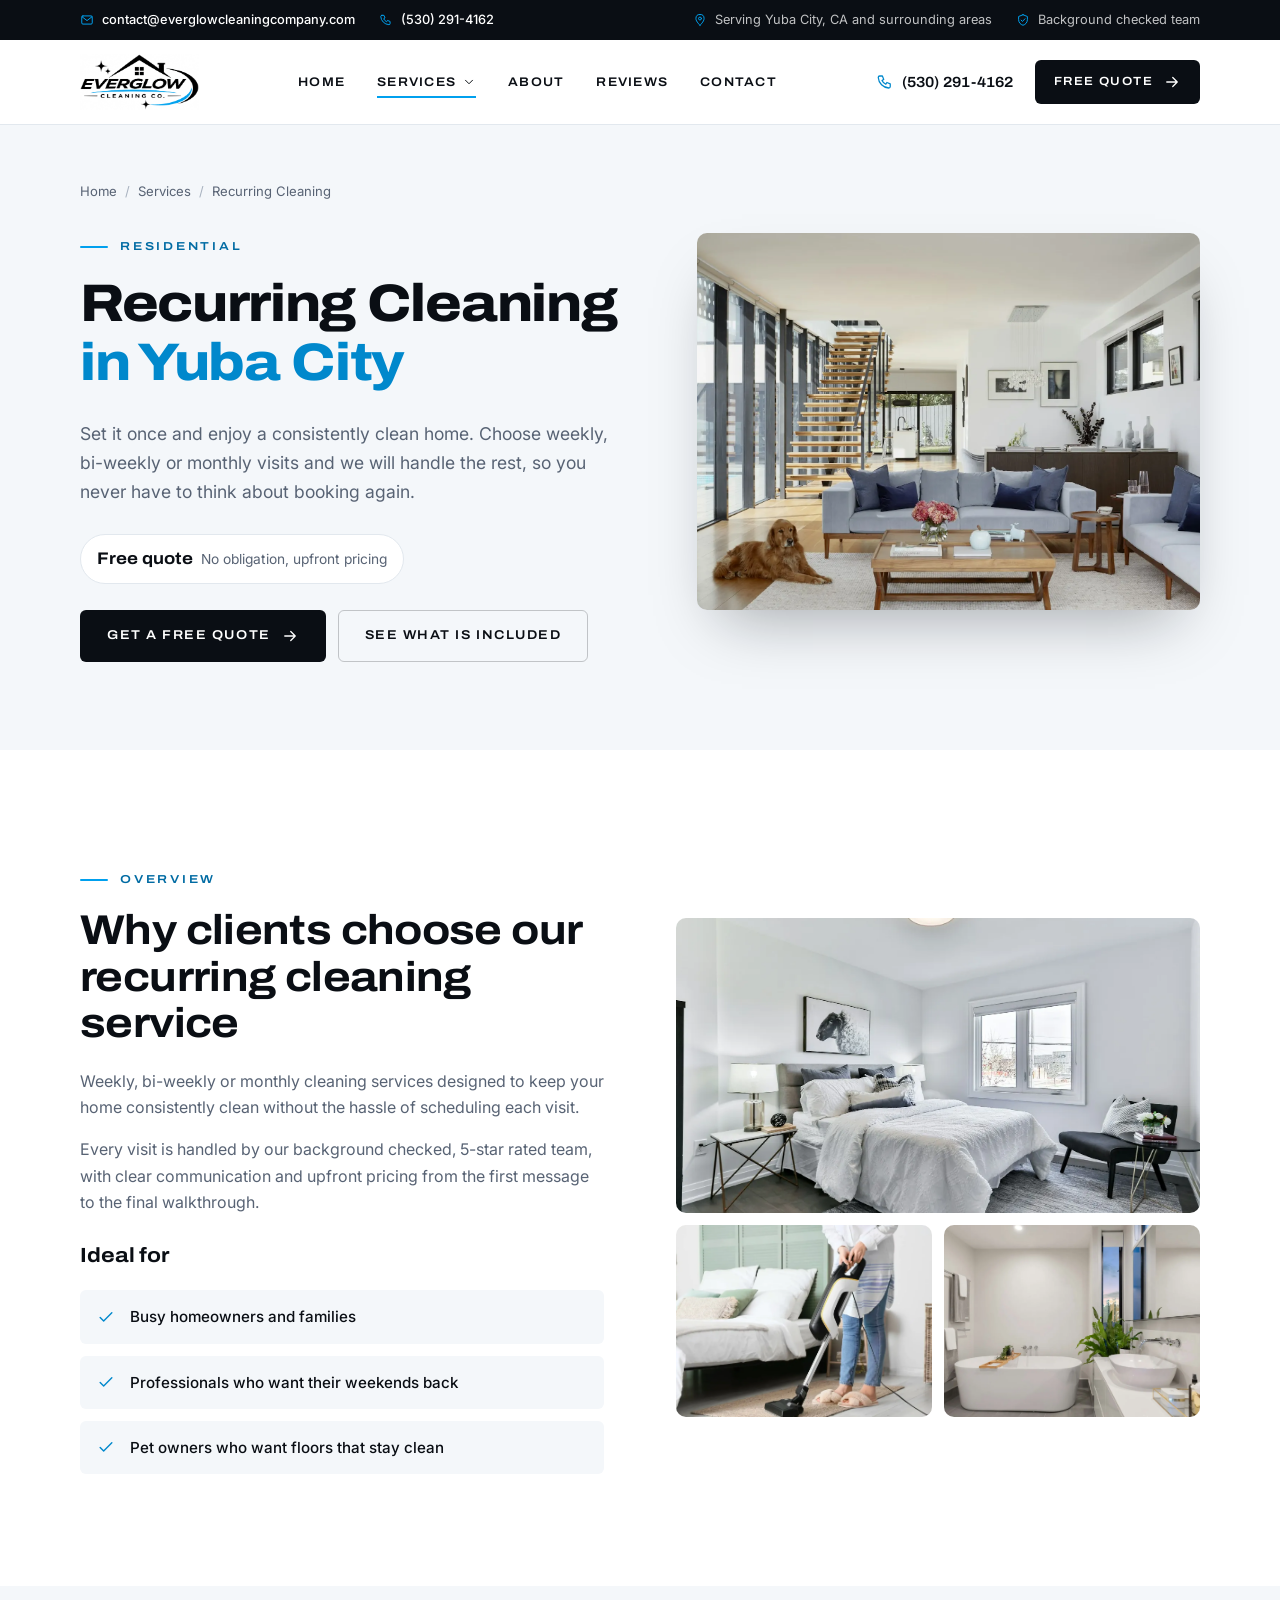
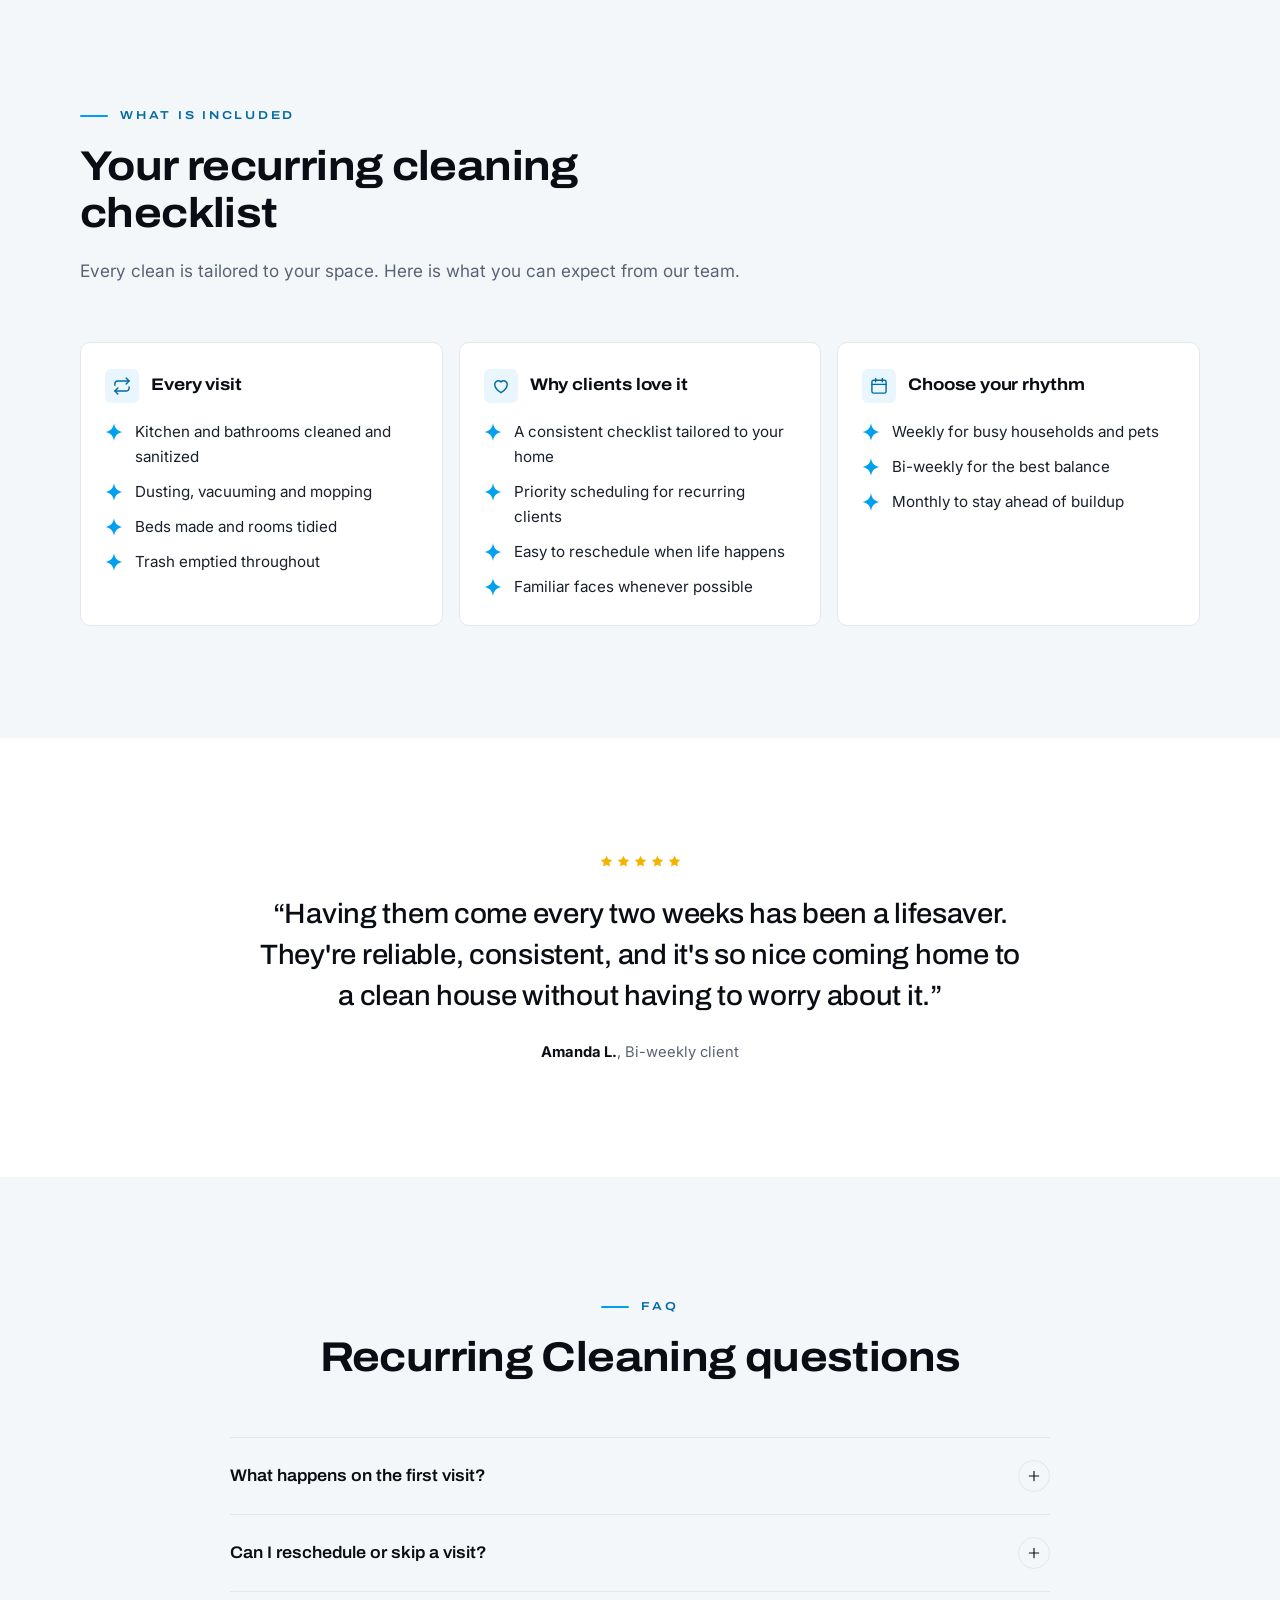
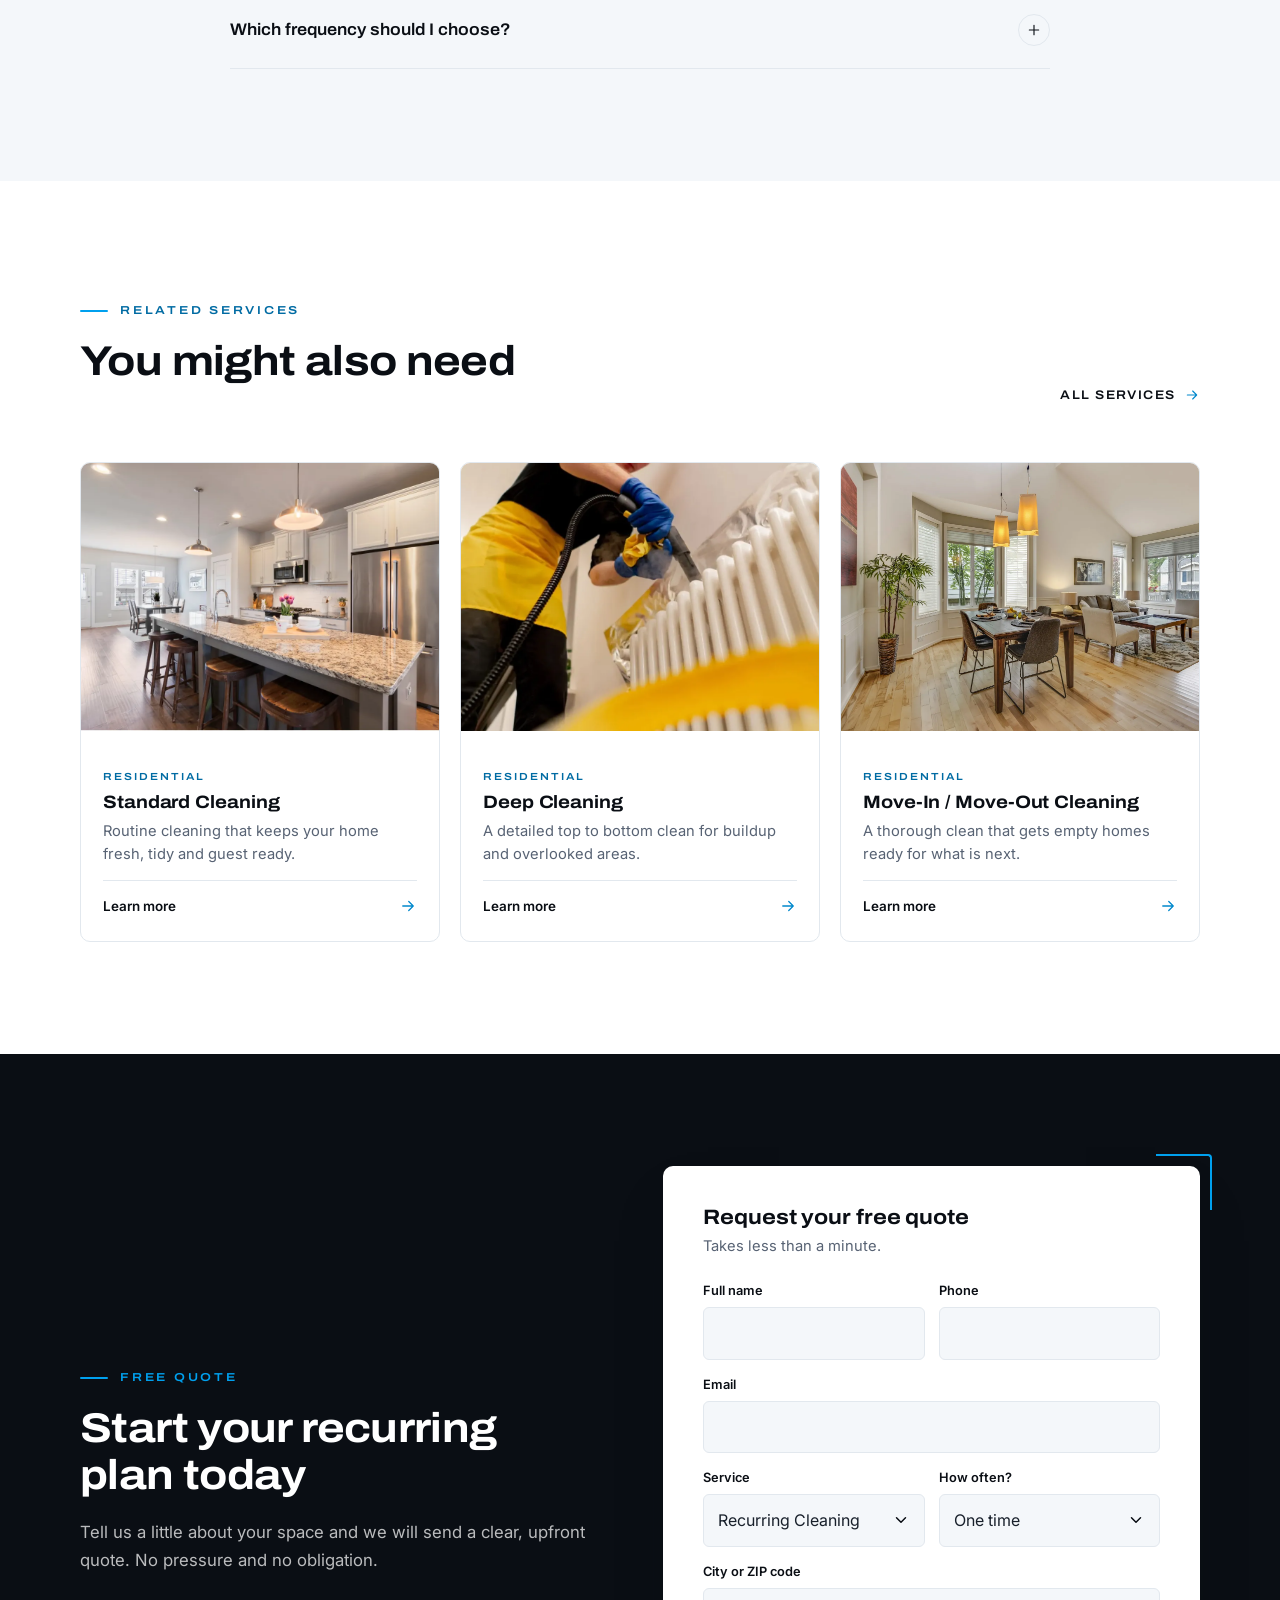
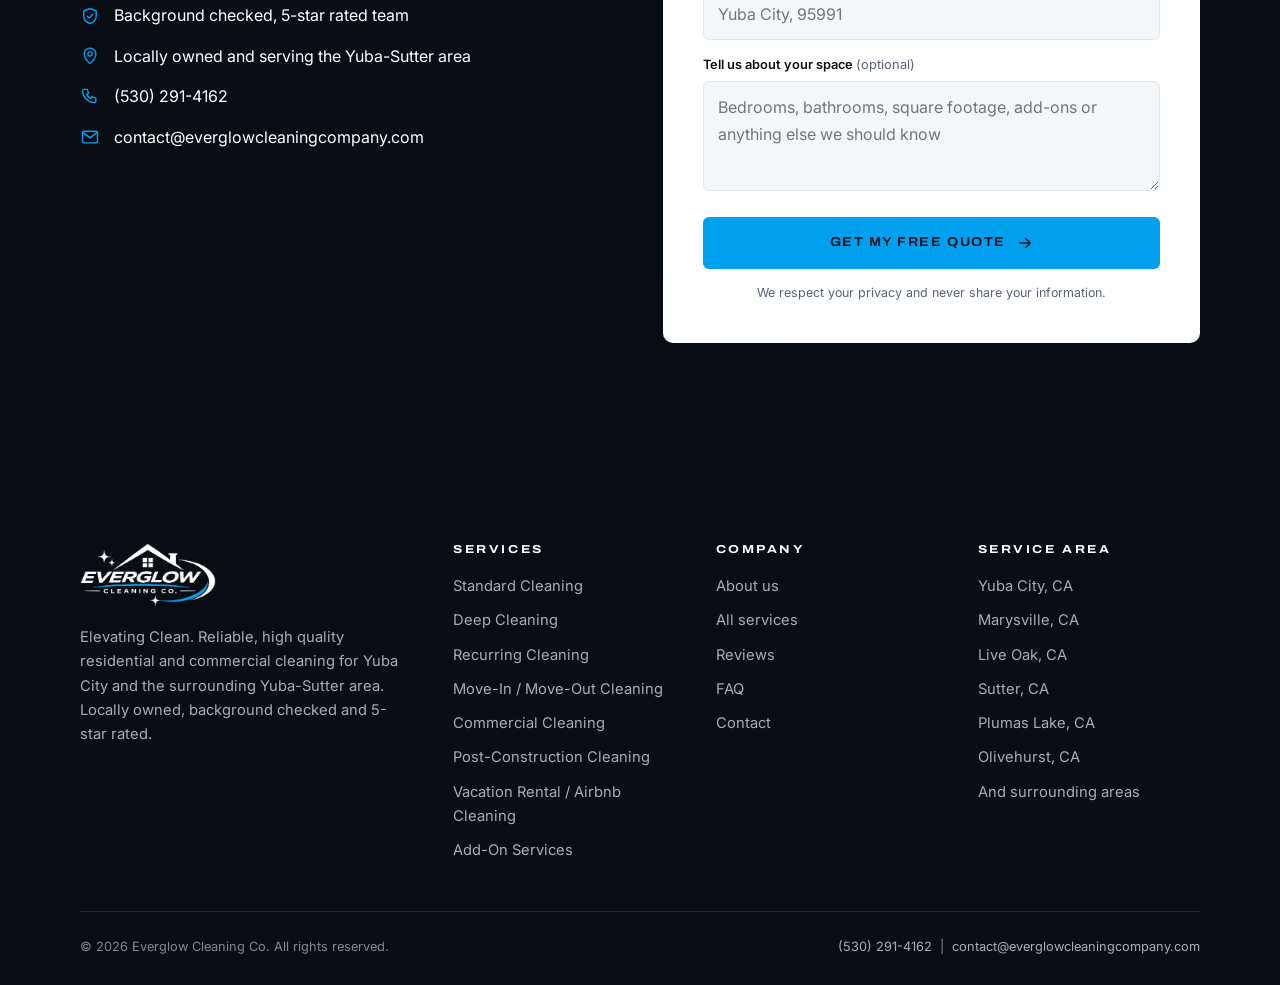
<file: services/recurring-cleaning/index.html>
<!DOCTYPE html>
<html lang="en-US">
<head>
<meta charset="utf-8">
<meta name="viewport" content="width=device-width, initial-scale=1, viewport-fit=cover">
<title>Recurring Cleaning in Yuba City, CA | Everglow Cleaning Co.</title>
<meta name="description" content="Weekly, bi-weekly or monthly cleaning services designed to keep your home consistently clean without the hassle of scheduling each visit. Serving Yuba City, Marysville and surrounding areas. Request a free quote.">
<meta name="robots" content="index, follow">
<link rel="canonical" href="https://everglowcleaningcompany.com/services/recurring-cleaning/">
<meta name="author" content="Everglow Cleaning Co.">
<meta name="theme-color" content="#0a0e14">
<meta name="format-detection" content="telephone=no">
<meta name="geo.region" content="US-CA">
<meta name="geo.placename" content="Yuba City, California">
<meta name="geo.position" content="39.1404;-121.6169">
<meta name="ICBM" content="39.1404, -121.6169">
<meta property="og:type" content="website">
<meta property="og:site_name" content="Everglow Cleaning Co.">
<meta property="og:locale" content="en_US">
<meta property="og:title" content="Recurring Cleaning in Yuba City, CA | Everglow Cleaning Co.">
<meta property="og:description" content="Weekly, bi-weekly or monthly cleaning services designed to keep your home consistently clean without the hassle of scheduling each visit. Serving Yuba City, Marysville and surrounding areas. Request a free quote.">
<meta property="og:url" content="https://everglowcleaningcompany.com/services/recurring-cleaning/">
<meta property="og:image" content="https://everglowcleaningcompany.com/assets/og-image.jpg">
<meta property="og:image:alt" content="Everglow Cleaning Co. logo">
<meta name="twitter:card" content="summary_large_image">
<meta name="twitter:title" content="Recurring Cleaning in Yuba City, CA | Everglow Cleaning Co.">
<meta name="twitter:description" content="Weekly, bi-weekly or monthly cleaning services designed to keep your home consistently clean without the hassle of scheduling each visit. Serving Yuba City, Marysville and surrounding areas. Request a free quote.">
<meta name="twitter:image" content="https://everglowcleaningcompany.com/assets/og-image.jpg">
<link rel="icon" href="../../assets/favicon.svg" type="image/svg+xml">
<link rel="icon" href="../../assets/favicon-32.png" sizes="32x32" type="image/png">
<link rel="alternate icon" href="../../assets/favicon.ico" sizes="any">
<link rel="apple-touch-icon" href="../../assets/apple-touch-icon.png">
<link rel="manifest" href="../../site.webmanifest">
<link rel="preconnect" href="https://fonts.googleapis.com">
<link rel="preconnect" href="https://fonts.gstatic.com" crossorigin>
<link rel="stylesheet" href="https://fonts.googleapis.com/css2?family=Archivo:wdth,wght@100..125,400..800&family=Inter:wght@400;500;600&display=swap">
<link rel="stylesheet" href="../../css/styles.css?v=5">
<script>document.documentElement.classList.add("js")</script>
<script type="application/ld+json">{"@context":"https://schema.org","@graph":[{"@type":"Service","name":"Recurring Cleaning","serviceType":"Recurring Cleaning","description":"Weekly, bi-weekly or monthly cleaning services designed to keep your home consistently clean without the hassle of scheduling each visit.","url":"https://everglowcleaningcompany.com/services/recurring-cleaning/","image":"https://everglowcleaningcompany.com/assets/img/recurring-hero.webp","provider":{"@id":"https://everglowcleaningcompany.com/#business"},"areaServed":[{"@type":"City","name":"Yuba City, CA"},{"@type":"City","name":"Marysville, CA"},{"@type":"City","name":"Live Oak, CA"},{"@type":"City","name":"Sutter, CA"},{"@type":"City","name":"Plumas Lake, CA"},{"@type":"City","name":"Olivehurst, CA"},{"@type":"City","name":"Linda, CA"},{"@type":"City","name":"Wheatland, CA"},{"@type":"City","name":"Gridley, CA"},{"@type":"City","name":"Biggs, CA"}]},{"@type":"FAQPage","mainEntity":[{"@type":"Question","name":"What happens on the first visit?","acceptedAnswer":{"@type":"Answer","text":"We usually recommend starting with a deep clean to bring your home up to our standard. Your recurring visits then keep it there."}},{"@type":"Question","name":"Can I reschedule or skip a visit?","acceptedAnswer":{"@type":"Answer","text":"Yes. Just let us know ahead of time and we will move your visit to a day that works better for you."}},{"@type":"Question","name":"Which frequency should I choose?","acceptedAnswer":{"@type":"Answer","text":"Bi-weekly is the most popular choice for most homes. Weekly suits busy households with kids or pets, and monthly works well for smaller or lightly used spaces."}}]},{"@type":"BreadcrumbList","itemListElement":[{"@type":"ListItem","position":1,"name":"Home","item":"https://everglowcleaningcompany.com/"},{"@type":"ListItem","position":2,"name":"Services","item":"https://everglowcleaningcompany.com/services/"},{"@type":"ListItem","position":3,"name":"Recurring Cleaning","item":"https://everglowcleaningcompany.com/services/recurring-cleaning/"}]},{"@type":["HouseCleaningService","LocalBusiness"],"@id":"https://everglowcleaningcompany.com/#business","name":"Everglow Cleaning Co.","slogan":"Elevating Clean","url":"https://everglowcleaningcompany.com/","logo":"https://everglowcleaningcompany.com/assets/logo.png","image":"https://everglowcleaningcompany.com/assets/og-image.jpg","email":"contact@everglowcleaningcompany.com","telephone":"+15302914162","founder":{"@type":"Person","name":"Rigo Ramirez"},"priceRange":"$$","description":"Locally owned residential and commercial cleaning company serving Yuba City, CA and surrounding areas.","address":{"@type":"PostalAddress","addressLocality":"Yuba City","addressRegion":"CA","postalCode":"95991","addressCountry":"US"},"geo":{"@type":"GeoCoordinates","latitude":39.1404,"longitude":-121.6169},"areaServed":[{"@type":"City","name":"Yuba City, CA"},{"@type":"City","name":"Marysville, CA"},{"@type":"City","name":"Live Oak, CA"},{"@type":"City","name":"Sutter, CA"},{"@type":"City","name":"Plumas Lake, CA"},{"@type":"City","name":"Olivehurst, CA"},{"@type":"City","name":"Linda, CA"},{"@type":"City","name":"Wheatland, CA"},{"@type":"City","name":"Gridley, CA"},{"@type":"City","name":"Biggs, CA"}],"aggregateRating":{"@type":"AggregateRating","ratingValue":"5","reviewCount":"5","bestRating":"5"},"review":[{"@type":"Review","author":{"@type":"Person","name":"Sarah M."},"reviewRating":{"@type":"Rating","ratingValue":"5","bestRating":"5"},"reviewBody":"Super easy to book and the cleaning team did an amazing job. They showed up on time, were professional, and left the entire house looking spotless. I've already signed up for recurring cleanings!"},{"@type":"Review","author":{"@type":"Person","name":"Jessica R."},"reviewRating":{"@type":"Rating","ratingValue":"5","bestRating":"5"},"reviewBody":"I've tried a few cleaning companies before and this has easily been the best experience. Communication was great, pricing was straightforward, and my home looked incredible afterward."},{"@type":"Review","author":{"@type":"Person","name":"Michael T."},"reviewRating":{"@type":"Rating","ratingValue":"5","bestRating":"5"},"reviewBody":"We booked a deep clean and were extremely impressed. They paid attention to the little details and got areas cleaner than we expected. Definitely using them again."},{"@type":"Review","author":{"@type":"Person","name":"Amanda L."},"reviewRating":{"@type":"Rating","ratingValue":"5","bestRating":"5"},"reviewBody":"Having them come every two weeks has been a lifesaver. They're reliable, consistent, and it's so nice coming home to a clean house without having to worry about it."},{"@type":"Review","author":{"@type":"Person","name":"David K."},"reviewRating":{"@type":"Rating","ratingValue":"5","bestRating":"5"},"reviewBody":"Great experience from start to finish. Booking was simple, they kept me updated, and the cleaners did a fantastic job. Professional, dependable, and absolutely worth it."}],"hasOfferCatalog":{"@type":"OfferCatalog","name":"Cleaning services","itemListElement":[{"@type":"Offer","itemOffered":{"@type":"Service","name":"Standard Cleaning","url":"https://everglowcleaningcompany.com/services/standard-cleaning/"}},{"@type":"Offer","itemOffered":{"@type":"Service","name":"Deep Cleaning","url":"https://everglowcleaningcompany.com/services/deep-cleaning/"}},{"@type":"Offer","itemOffered":{"@type":"Service","name":"Recurring Cleaning","url":"https://everglowcleaningcompany.com/services/recurring-cleaning/"}},{"@type":"Offer","itemOffered":{"@type":"Service","name":"Move-In / Move-Out Cleaning","url":"https://everglowcleaningcompany.com/services/move-in-move-out-cleaning/"}},{"@type":"Offer","itemOffered":{"@type":"Service","name":"Commercial Cleaning","url":"https://everglowcleaningcompany.com/services/commercial-cleaning/"}},{"@type":"Offer","itemOffered":{"@type":"Service","name":"Post-Construction Cleaning","url":"https://everglowcleaningcompany.com/services/post-construction-cleaning/"}},{"@type":"Offer","itemOffered":{"@type":"Service","name":"Vacation Rental / Airbnb Cleaning","url":"https://everglowcleaningcompany.com/services/vacation-rental-airbnb-cleaning/"}},{"@type":"Offer","itemOffered":{"@type":"Service","name":"Add-On Services","url":"https://everglowcleaningcompany.com/services/add-on-services/"}}]}}]}</script>
</head>
<body>
<a class="skip-link" href="#main">Skip to content</a>
<div class="topbar"><div class="container">
<ul><li><svg viewBox="0 0 24 24" fill="none" stroke="currentColor" stroke-width="1.7" stroke-linecap="round" stroke-linejoin="round" aria-hidden="true"><rect x="3" y="5" width="18" height="14" rx="2"/><path d="m3.5 6.5 8.5 6.5 8.5-6.5"/></svg><a href="mailto:contact@everglowcleaningcompany.com">contact@everglowcleaningcompany.com</a></li><li class="topbar__phone"><svg viewBox="0 0 24 24" fill="none" stroke="currentColor" stroke-width="1.7" stroke-linecap="round" stroke-linejoin="round" aria-hidden="true"><path d="M5 4h3.5l1.8 4.5-2.3 1.4a11 11 0 0 0 5.1 5.1l1.4-2.3L19 14.5V18a2 2 0 0 1-2 2A15 15 0 0 1 3 6a2 2 0 0 1 2-2Z"/></svg><a href="tel:+15302914162">(530) 291-4162</a></li></ul>
<ul><li class="topbar__extra"><svg viewBox="0 0 24 24" fill="none" stroke="currentColor" stroke-width="1.7" stroke-linecap="round" stroke-linejoin="round" aria-hidden="true"><path d="M12 21s-7-6.2-7-11.5a7 7 0 1 1 14 0C19 14.8 12 21 12 21Z"/><circle cx="12" cy="9.5" r="2.5"/></svg>Serving Yuba City, CA and surrounding areas</li><li class="topbar__extra"><svg viewBox="0 0 24 24" fill="none" stroke="currentColor" stroke-width="1.7" stroke-linecap="round" stroke-linejoin="round" aria-hidden="true"><path d="M12 3 4.5 6v5.5c0 4.6 3.2 8.4 7.5 9.5 4.3-1.1 7.5-4.9 7.5-9.5V6L12 3Z"/><path d="m8.8 12.2 2.3 2.3 4.3-4.6"/></svg>Background checked team</li></ul>
</div></div>
<header class="site-header">
<div class="container">
<a class="brand" href="../../" aria-label="Everglow Cleaning Co. home"><img src="../../assets/logo.webp" alt="Everglow Cleaning Co." width="720" height="338"></a>
<nav class="nav" aria-label="Main">
<ul class="nav__list">
<li><a class="nav__link" href="../../">Home</a></li>
<li class="has-menu"><a class="nav__link" href="../../services/" aria-haspopup="true" aria-expanded="false" aria-current="page">Services <svg viewBox="0 0 24 24" fill="none" stroke="currentColor" stroke-width="1.7" stroke-linecap="round" stroke-linejoin="round" aria-hidden="true"><path d="m6 9 6 6 6-6"/></svg></a>
<div class="mega" role="menu"><div class="mega__grid"><a class="mega__item" href="../../services/standard-cleaning/"><span class="mega__icon"><svg viewBox="0 0 24 24" fill="none" stroke="currentColor" stroke-width="1.7" stroke-linecap="round" stroke-linejoin="round" aria-hidden="true"><path d="M3.5 11 12 4l8.5 7"/><path d="M5.5 9.5V20h13V9.5"/><path d="M10 20v-5h4v5"/></svg></span><span><strong>Standard Cleaning</strong><span>Routine cleaning that keeps your home fresh, tidy and guest ready.</span></span></a><a class="mega__item" href="../../services/deep-cleaning/"><span class="mega__icon"><svg viewBox="0 0 24 24" fill="none" stroke="currentColor" stroke-width="1.7" stroke-linecap="round" stroke-linejoin="round" aria-hidden="true"><path d="M12 3c.6 4.6 2.9 6.9 7.5 7.5-4.6.6-6.9 2.9-7.5 7.5-.6-4.6-2.9-6.9-7.5-7.5C9.1 9.9 11.4 7.6 12 3Z"/><path d="M19 15.5c.3 1.9 1.1 2.7 3 3-1.9.3-2.7 1.1-3 3-.3-1.9-1.1-2.7-3-3 1.9-.3 2.7-1.1 3-3Z"/></svg></span><span><strong>Deep Cleaning</strong><span>A detailed top to bottom clean for buildup and overlooked areas.</span></span></a><a class="mega__item" href="../../services/recurring-cleaning/"><span class="mega__icon"><svg viewBox="0 0 24 24" fill="none" stroke="currentColor" stroke-width="1.7" stroke-linecap="round" stroke-linejoin="round" aria-hidden="true"><path d="M17 2.5 20.5 6 17 9.5"/><path d="M3.5 11V9.5A3.5 3.5 0 0 1 7 6h13.5"/><path d="M7 21.5 3.5 18 7 14.5"/><path d="M20.5 13v1.5A3.5 3.5 0 0 1 17 18H3.5"/></svg></span><span><strong>Recurring Cleaning</strong><span>Weekly, bi-weekly or monthly visits on a schedule that runs itself.</span></span></a><a class="mega__item" href="../../services/move-in-move-out-cleaning/"><span class="mega__icon"><svg viewBox="0 0 24 24" fill="none" stroke="currentColor" stroke-width="1.7" stroke-linecap="round" stroke-linejoin="round" aria-hidden="true"><path d="M3.5 7.5 12 3l8.5 4.5v9L12 21l-8.5-4.5v-9Z"/><path d="M3.5 7.5 12 12l8.5-4.5M12 12v9"/></svg></span><span><strong>Move-In / Move-Out Cleaning</strong><span>A thorough clean that gets empty homes ready for what is next.</span></span></a><a class="mega__item" href="../../services/commercial-cleaning/"><span class="mega__icon"><svg viewBox="0 0 24 24" fill="none" stroke="currentColor" stroke-width="1.7" stroke-linecap="round" stroke-linejoin="round" aria-hidden="true"><rect x="4.5" y="3" width="15" height="18" rx="1.5"/><path d="M9 7h1.5M13.5 7H15M9 11h1.5M13.5 11H15M9 15h1.5M13.5 15H15M10.5 21v-3h3v3"/></svg></span><span><strong>Commercial Cleaning</strong><span>Custom cleaning plans for offices, retail and commercial spaces.</span></span></a><a class="mega__item" href="../../services/post-construction-cleaning/"><span class="mega__icon"><svg viewBox="0 0 24 24" fill="none" stroke="currentColor" stroke-width="1.7" stroke-linecap="round" stroke-linejoin="round" aria-hidden="true"><path d="m14 6 4 4"/><path d="M11.5 8.5 4 16a1.9 1.9 0 0 0 2.7 2.7l7.5-7.5"/><path d="M12.5 4.5 15 2l7 7-2.5 2.5"/><path d="m12.5 4.5 7 7"/></svg></span><span><strong>Post-Construction Cleaning</strong><span>Dust, debris and residue removed so new spaces are ready to use.</span></span></a><a class="mega__item" href="../../services/vacation-rental-airbnb-cleaning/"><span class="mega__icon"><svg viewBox="0 0 24 24" fill="none" stroke="currentColor" stroke-width="1.7" stroke-linecap="round" stroke-linejoin="round" aria-hidden="true"><circle cx="8" cy="15" r="4.5"/><path d="m11.2 11.8 9.3-9.3M17 6l3 3M14.5 8.5l2.5 2.5"/></svg></span><span><strong>Vacation Rental / Airbnb Cleaning</strong><span>Reliable turnovers that keep your rental ready for five star stays.</span></span></a><a class="mega__item" href="../../services/add-on-services/"><span class="mega__icon"><svg viewBox="0 0 24 24" fill="none" stroke="currentColor" stroke-width="1.7" stroke-linecap="round" stroke-linejoin="round" aria-hidden="true"><rect x="3.5" y="3.5" width="17" height="17" rx="3"/><path d="M12 8v8M8 12h8"/></svg></span><span><strong>Add-On Services</strong><span>Fridges, ovens, windows, laundry and more, added to any clean.</span></span></a></div>
<div class="mega__foot"><span>Not sure which clean you need?</span><a class="text-link" href="../../contact/">Ask us <svg viewBox="0 0 24 24" fill="none" stroke="currentColor" stroke-width="1.7" stroke-linecap="round" stroke-linejoin="round" aria-hidden="true"><path d="M5 12h14M13 6l6 6-6 6"/></svg></a></div></div></li>
<li><a class="nav__link" href="../../about/">About</a></li>
<li><a class="nav__link" href="../../#reviews">Reviews</a></li>
<li><a class="nav__link" href="../../contact/">Contact</a></li>
</ul>
</nav>
<div class="header-actions"><a class="header-phone" href="tel:+15302914162"><svg viewBox="0 0 24 24" fill="none" stroke="currentColor" stroke-width="1.7" stroke-linecap="round" stroke-linejoin="round" aria-hidden="true"><path d="M5 4h3.5l1.8 4.5-2.3 1.4a11 11 0 0 0 5.1 5.1l1.4-2.3L19 14.5V18a2 2 0 0 1-2 2A15 15 0 0 1 3 6a2 2 0 0 1 2-2Z"/></svg><span>(530) 291-4162</span></a><a class="btn btn--primary btn--sm header-cta" href="../../contact/">Free Quote <svg viewBox="0 0 24 24" fill="none" stroke="currentColor" stroke-width="1.7" stroke-linecap="round" stroke-linejoin="round" aria-hidden="true"><path d="M5 12h14M13 6l6 6-6 6"/></svg></a></div>
<button class="menu-toggle" type="button" aria-label="Open menu" aria-expanded="false" aria-controls="mobile-menu"><span class="icon-menu"><svg viewBox="0 0 24 24" fill="none" stroke="currentColor" stroke-width="1.7" stroke-linecap="round" stroke-linejoin="round" aria-hidden="true"><path d="M4 7h16M4 12h16M4 17h16"/></svg></span><span class="icon-close"><svg viewBox="0 0 24 24" fill="none" stroke="currentColor" stroke-width="1.7" stroke-linecap="round" stroke-linejoin="round" aria-hidden="true"><path d="M6 6l12 12M18 6 6 18"/></svg></span></button>
</div>
</header>
<div class="mobile-menu" id="mobile-menu">
<ul>
<li><a href="../../">Home<svg viewBox="0 0 24 24" fill="none" stroke="currentColor" stroke-width="1.7" stroke-linecap="round" stroke-linejoin="round" aria-hidden="true"><path d="M5 12h14M13 6l6 6-6 6"/></svg></a></li>
<li><a href="../../about/">About<svg viewBox="0 0 24 24" fill="none" stroke="currentColor" stroke-width="1.7" stroke-linecap="round" stroke-linejoin="round" aria-hidden="true"><path d="M5 12h14M13 6l6 6-6 6"/></svg></a></li>
<li><a href="../../#reviews">Reviews<svg viewBox="0 0 24 24" fill="none" stroke="currentColor" stroke-width="1.7" stroke-linecap="round" stroke-linejoin="round" aria-hidden="true"><path d="M5 12h14M13 6l6 6-6 6"/></svg></a></li>
<li><a href="../../contact/">Contact<svg viewBox="0 0 24 24" fill="none" stroke="currentColor" stroke-width="1.7" stroke-linecap="round" stroke-linejoin="round" aria-hidden="true"><path d="M5 12h14M13 6l6 6-6 6"/></svg></a></li>
</ul>
<p class="mobile-menu__label">Services</p>
<ul><li><a href="../../services/standard-cleaning/">Standard Cleaning<svg viewBox="0 0 24 24" fill="none" stroke="currentColor" stroke-width="1.7" stroke-linecap="round" stroke-linejoin="round" aria-hidden="true"><path d="M5 12h14M13 6l6 6-6 6"/></svg></a></li><li><a href="../../services/deep-cleaning/">Deep Cleaning<svg viewBox="0 0 24 24" fill="none" stroke="currentColor" stroke-width="1.7" stroke-linecap="round" stroke-linejoin="round" aria-hidden="true"><path d="M5 12h14M13 6l6 6-6 6"/></svg></a></li><li><a href="../../services/recurring-cleaning/">Recurring Cleaning<svg viewBox="0 0 24 24" fill="none" stroke="currentColor" stroke-width="1.7" stroke-linecap="round" stroke-linejoin="round" aria-hidden="true"><path d="M5 12h14M13 6l6 6-6 6"/></svg></a></li><li><a href="../../services/move-in-move-out-cleaning/">Move-In / Move-Out Cleaning<svg viewBox="0 0 24 24" fill="none" stroke="currentColor" stroke-width="1.7" stroke-linecap="round" stroke-linejoin="round" aria-hidden="true"><path d="M5 12h14M13 6l6 6-6 6"/></svg></a></li><li><a href="../../services/commercial-cleaning/">Commercial Cleaning<svg viewBox="0 0 24 24" fill="none" stroke="currentColor" stroke-width="1.7" stroke-linecap="round" stroke-linejoin="round" aria-hidden="true"><path d="M5 12h14M13 6l6 6-6 6"/></svg></a></li><li><a href="../../services/post-construction-cleaning/">Post-Construction Cleaning<svg viewBox="0 0 24 24" fill="none" stroke="currentColor" stroke-width="1.7" stroke-linecap="round" stroke-linejoin="round" aria-hidden="true"><path d="M5 12h14M13 6l6 6-6 6"/></svg></a></li><li><a href="../../services/vacation-rental-airbnb-cleaning/">Vacation Rental / Airbnb Cleaning<svg viewBox="0 0 24 24" fill="none" stroke="currentColor" stroke-width="1.7" stroke-linecap="round" stroke-linejoin="round" aria-hidden="true"><path d="M5 12h14M13 6l6 6-6 6"/></svg></a></li><li><a href="../../services/add-on-services/">Add-On Services<svg viewBox="0 0 24 24" fill="none" stroke="currentColor" stroke-width="1.7" stroke-linecap="round" stroke-linejoin="round" aria-hidden="true"><path d="M5 12h14M13 6l6 6-6 6"/></svg></a></li></ul>
<a class="btn btn--primary btn--block" href="../../contact/">Get a Free Quote <svg viewBox="0 0 24 24" fill="none" stroke="currentColor" stroke-width="1.7" stroke-linecap="round" stroke-linejoin="round" aria-hidden="true"><path d="M5 12h14M13 6l6 6-6 6"/></svg></a>
<a class="btn btn--outline btn--block" style="margin-top:12px" href="tel:+15302914162"><svg viewBox="0 0 24 24" fill="none" stroke="currentColor" stroke-width="1.7" stroke-linecap="round" stroke-linejoin="round" aria-hidden="true"><path d="M5 4h3.5l1.8 4.5-2.3 1.4a11 11 0 0 0 5.1 5.1l1.4-2.3L19 14.5V18a2 2 0 0 1-2 2A15 15 0 0 1 3 6a2 2 0 0 1 2-2Z"/></svg> Call (530) 291-4162</a>
</div>

<main id="main">
<section class="page-hero">
<div class="container">
<div>
<ol class="breadcrumb"><li><a href="../../">Home</a></li><li><a href="../../services/">Services</a></li><li aria-current="page">Recurring Cleaning</li></ol>
<span class="eyebrow">Residential</span>
<h1>Recurring Cleaning <span class="hl">in Yuba City</span></h1>
<p class="page-hero__lead">Set it once and enjoy a consistently clean home. Choose weekly, bi-weekly or monthly visits and we will handle the rest, so you never have to think about booking again.</p>
<div class="price-chip"><strong>Free quote</strong> No obligation, upfront pricing</div>
<div class="btn-row">
<a class="btn btn--primary" href="../../contact/?service=Recurring%20Cleaning">Get a Free Quote <svg viewBox="0 0 24 24" fill="none" stroke="currentColor" stroke-width="1.7" stroke-linecap="round" stroke-linejoin="round" aria-hidden="true"><path d="M5 12h14M13 6l6 6-6 6"/></svg></a>
<a class="btn btn--outline" href="#included">See what is included</a>
</div>
</div>
<div class="page-hero__img"><img src="../../assets/img/recurring-hero.webp" alt="Clean, sunlit living room with a relaxed dog on the floor" width="1200" height="900" fetchpriority="high"></div>
</div>
</section>

<section class="section" id="overview">
<div class="container split">
<div class="reveal">
<span class="eyebrow">Overview</span>
<h2>Why clients choose our recurring cleaning service</h2>
<p>Weekly, bi-weekly or monthly cleaning services designed to keep your home consistently clean without the hassle of scheduling each visit.</p>
<p>Every visit is handled by our background checked, 5-star rated team, with clear communication and upfront pricing from the first message to the final walkthrough.</p>
<h3 style="margin-top:28px">Ideal for</h3><ul class="ideal"><li><svg viewBox="0 0 24 24" fill="none" stroke="currentColor" stroke-width="1.7" stroke-linecap="round" stroke-linejoin="round" aria-hidden="true"><path d="m5 12.5 4.2 4.2L19 7"/></svg>Busy homeowners and families</li><li><svg viewBox="0 0 24 24" fill="none" stroke="currentColor" stroke-width="1.7" stroke-linecap="round" stroke-linejoin="round" aria-hidden="true"><path d="m5 12.5 4.2 4.2L19 7"/></svg>Professionals who want their weekends back</li><li><svg viewBox="0 0 24 24" fill="none" stroke="currentColor" stroke-width="1.7" stroke-linecap="round" stroke-linejoin="round" aria-hidden="true"><path d="m5 12.5 4.2 4.2L19 7"/></svg>Pet owners who want floors that stay clean</li></ul>
</div>
<div class="gallery reveal"><img src="../../assets/img/bedroom-bright.webp" alt="Neatly made bed in a bright, clean bedroom" width="800" height="600" loading="lazy" decoding="async"><img src="../../assets/img/bedroom-vacuum.webp" alt="Bedroom floor being vacuumed beside a freshly made bed" width="800" height="600" loading="lazy" decoding="async"><img src="../../assets/img/bath-bright.webp" alt="Bright, spotless bathroom with freestanding tub" width="800" height="600" loading="lazy" decoding="async"></div>
</div>
</section>
<div id="included"></div>
<section class="section section--mist">
<div class="container">
<div class="section-head"><span class="eyebrow">What is included</span><h2>Your recurring cleaning checklist</h2><p>Every clean is tailored to your space. Here is what you can expect from our team.</p></div>
<div class="included"><div class="included__group reveal"><h3><span class="mega__icon"><svg viewBox="0 0 24 24" fill="none" stroke="currentColor" stroke-width="1.7" stroke-linecap="round" stroke-linejoin="round" aria-hidden="true"><path d="M17 2.5 20.5 6 17 9.5"/><path d="M3.5 11V9.5A3.5 3.5 0 0 1 7 6h13.5"/><path d="M7 21.5 3.5 18 7 14.5"/><path d="M20.5 13v1.5A3.5 3.5 0 0 1 17 18H3.5"/></svg></span>Every visit</h3><ul class="checks"><li><svg viewBox="0 0 24 24" fill="currentColor" aria-hidden="true"><path d="M12 0C12.8 7 17 11.2 24 12 17 12.8 12.8 17 12 24 11.2 17 7 12.8 0 12 7 11.2 11.2 7 12 0Z"/></svg>Kitchen and bathrooms cleaned and sanitized</li><li><svg viewBox="0 0 24 24" fill="currentColor" aria-hidden="true"><path d="M12 0C12.8 7 17 11.2 24 12 17 12.8 12.8 17 12 24 11.2 17 7 12.8 0 12 7 11.2 11.2 7 12 0Z"/></svg>Dusting, vacuuming and mopping</li><li><svg viewBox="0 0 24 24" fill="currentColor" aria-hidden="true"><path d="M12 0C12.8 7 17 11.2 24 12 17 12.8 12.8 17 12 24 11.2 17 7 12.8 0 12 7 11.2 11.2 7 12 0Z"/></svg>Beds made and rooms tidied</li><li><svg viewBox="0 0 24 24" fill="currentColor" aria-hidden="true"><path d="M12 0C12.8 7 17 11.2 24 12 17 12.8 12.8 17 12 24 11.2 17 7 12.8 0 12 7 11.2 11.2 7 12 0Z"/></svg>Trash emptied throughout</li></ul></div><div class="included__group reveal"><h3><span class="mega__icon"><svg viewBox="0 0 24 24" fill="none" stroke="currentColor" stroke-width="1.7" stroke-linecap="round" stroke-linejoin="round" aria-hidden="true"><path d="M12 20s-7.5-4.6-7.5-10.2A4.3 4.3 0 0 1 12 7.2a4.3 4.3 0 0 1 7.5 2.6C19.5 15.4 12 20 12 20Z"/></svg></span>Why clients love it</h3><ul class="checks"><li><svg viewBox="0 0 24 24" fill="currentColor" aria-hidden="true"><path d="M12 0C12.8 7 17 11.2 24 12 17 12.8 12.8 17 12 24 11.2 17 7 12.8 0 12 7 11.2 11.2 7 12 0Z"/></svg>A consistent checklist tailored to your home</li><li><svg viewBox="0 0 24 24" fill="currentColor" aria-hidden="true"><path d="M12 0C12.8 7 17 11.2 24 12 17 12.8 12.8 17 12 24 11.2 17 7 12.8 0 12 7 11.2 11.2 7 12 0Z"/></svg>Priority scheduling for recurring clients</li><li><svg viewBox="0 0 24 24" fill="currentColor" aria-hidden="true"><path d="M12 0C12.8 7 17 11.2 24 12 17 12.8 12.8 17 12 24 11.2 17 7 12.8 0 12 7 11.2 11.2 7 12 0Z"/></svg>Easy to reschedule when life happens</li><li><svg viewBox="0 0 24 24" fill="currentColor" aria-hidden="true"><path d="M12 0C12.8 7 17 11.2 24 12 17 12.8 12.8 17 12 24 11.2 17 7 12.8 0 12 7 11.2 11.2 7 12 0Z"/></svg>Familiar faces whenever possible</li></ul></div><div class="included__group reveal"><h3><span class="mega__icon"><svg viewBox="0 0 24 24" fill="none" stroke="currentColor" stroke-width="1.7" stroke-linecap="round" stroke-linejoin="round" aria-hidden="true"><rect x="3.5" y="5" width="17" height="15.5" rx="2"/><path d="M3.5 10h17M8 3v4M16 3v4"/></svg></span>Choose your rhythm</h3><ul class="checks"><li><svg viewBox="0 0 24 24" fill="currentColor" aria-hidden="true"><path d="M12 0C12.8 7 17 11.2 24 12 17 12.8 12.8 17 12 24 11.2 17 7 12.8 0 12 7 11.2 11.2 7 12 0Z"/></svg>Weekly for busy households and pets</li><li><svg viewBox="0 0 24 24" fill="currentColor" aria-hidden="true"><path d="M12 0C12.8 7 17 11.2 24 12 17 12.8 12.8 17 12 24 11.2 17 7 12.8 0 12 7 11.2 11.2 7 12 0Z"/></svg>Bi-weekly for the best balance</li><li><svg viewBox="0 0 24 24" fill="currentColor" aria-hidden="true"><path d="M12 0C12.8 7 17 11.2 24 12 17 12.8 12.8 17 12 24 11.2 17 7 12.8 0 12 7 11.2 11.2 7 12 0Z"/></svg>Monthly to stay ahead of buildup</li></ul></div></div></div></section>

<section class="section">
<div class="container quote-feature reveal">
<span class="stars" aria-label="5 out of 5 stars"><svg viewBox="0 0 24 24" fill="currentColor" aria-hidden="true"><path d="m12 2.8 2.8 5.7 6.3.9-4.6 4.4 1.1 6.3L12 17.2l-5.6 2.9 1.1-6.3L2.9 9.4l6.3-.9L12 2.8Z"/></svg><svg viewBox="0 0 24 24" fill="currentColor" aria-hidden="true"><path d="m12 2.8 2.8 5.7 6.3.9-4.6 4.4 1.1 6.3L12 17.2l-5.6 2.9 1.1-6.3L2.9 9.4l6.3-.9L12 2.8Z"/></svg><svg viewBox="0 0 24 24" fill="currentColor" aria-hidden="true"><path d="m12 2.8 2.8 5.7 6.3.9-4.6 4.4 1.1 6.3L12 17.2l-5.6 2.9 1.1-6.3L2.9 9.4l6.3-.9L12 2.8Z"/></svg><svg viewBox="0 0 24 24" fill="currentColor" aria-hidden="true"><path d="m12 2.8 2.8 5.7 6.3.9-4.6 4.4 1.1 6.3L12 17.2l-5.6 2.9 1.1-6.3L2.9 9.4l6.3-.9L12 2.8Z"/></svg><svg viewBox="0 0 24 24" fill="currentColor" aria-hidden="true"><path d="m12 2.8 2.8 5.7 6.3.9-4.6 4.4 1.1 6.3L12 17.2l-5.6 2.9 1.1-6.3L2.9 9.4l6.3-.9L12 2.8Z"/></svg></span>
<blockquote>&ldquo;Having them come every two weeks has been a lifesaver. They&#x27;re reliable, consistent, and it&#x27;s so nice coming home to a clean house without having to worry about it.&rdquo;</blockquote>
<cite><strong>Amanda L.</strong>, Bi-weekly client</cite>
</div>
</section>

<section class="section section--mist">
<div class="container">
<div class="section-head section-head--center"><span class="eyebrow">FAQ</span><h2>Recurring Cleaning questions</h2></div>
<div class="faq"><details><summary>What happens on the first visit?<span class="faq__icon"><svg viewBox="0 0 24 24" fill="none" stroke="currentColor" stroke-width="1.7" stroke-linecap="round" stroke-linejoin="round" aria-hidden="true"><path d="M12 5v14M5 12h14"/></svg></span></summary><p>We usually recommend starting with a deep clean to bring your home up to our standard. Your recurring visits then keep it there.</p></details><details><summary>Can I reschedule or skip a visit?<span class="faq__icon"><svg viewBox="0 0 24 24" fill="none" stroke="currentColor" stroke-width="1.7" stroke-linecap="round" stroke-linejoin="round" aria-hidden="true"><path d="M12 5v14M5 12h14"/></svg></span></summary><p>Yes. Just let us know ahead of time and we will move your visit to a day that works better for you.</p></details><details><summary>Which frequency should I choose?<span class="faq__icon"><svg viewBox="0 0 24 24" fill="none" stroke="currentColor" stroke-width="1.7" stroke-linecap="round" stroke-linejoin="round" aria-hidden="true"><path d="M12 5v14M5 12h14"/></svg></span></summary><p>Bi-weekly is the most popular choice for most homes. Weekly suits busy households with kids or pets, and monthly works well for smaller or lightly used spaces.</p></details></div>
</div>
</section>

<section class="section">
<div class="container">
<div class="section-head section-head--split"><div><span class="eyebrow">Related services</span><h2>You might also need</h2></div><a class="text-link" href="../../services/">All services <svg viewBox="0 0 24 24" fill="none" stroke="currentColor" stroke-width="1.7" stroke-linecap="round" stroke-linejoin="round" aria-hidden="true"><path d="M5 12h14M13 6l6 6-6 6"/></svg></a></div>
<div class="svc-grid svc-grid--3"><a class="svc-card reveal" href="../../services/standard-cleaning/">
<div class="svc-card__img"><img src="../../assets/img/standard-hero.webp" alt="Bright, freshly cleaned kitchen with polished counters and stainless appliances" width="600" height="450" loading="lazy" decoding="async"></div>
<div class="svc-card__body">
<span class="svc-card__tag">Residential</span>
<h3>Standard Cleaning</h3>
<p>Routine cleaning that keeps your home fresh, tidy and guest ready.</p>
<div class="svc-card__meta"><span><strong>Learn more</strong></span><svg viewBox="0 0 24 24" fill="none" stroke="currentColor" stroke-width="1.7" stroke-linecap="round" stroke-linejoin="round" aria-hidden="true"><path d="M5 12h14M13 6l6 6-6 6"/></svg></div>
</div>
</a><a class="svc-card reveal" href="../../services/deep-cleaning/">
<div class="svc-card__img"><img src="../../assets/img/deep-hero.webp" alt="Cleaner steam cleaning a radiator during a detailed deep clean" width="600" height="450" loading="lazy" decoding="async"></div>
<div class="svc-card__body">
<span class="svc-card__tag">Residential</span>
<h3>Deep Cleaning</h3>
<p>A detailed top to bottom clean for buildup and overlooked areas.</p>
<div class="svc-card__meta"><span><strong>Learn more</strong></span><svg viewBox="0 0 24 24" fill="none" stroke="currentColor" stroke-width="1.7" stroke-linecap="round" stroke-linejoin="round" aria-hidden="true"><path d="M5 12h14M13 6l6 6-6 6"/></svg></div>
</div>
</a><a class="svc-card reveal" href="../../services/move-in-move-out-cleaning/">
<div class="svc-card__img"><img src="../../assets/img/move-hero.webp" alt="Empty, freshly cleaned living and dining area ready for new occupants" width="600" height="450" loading="lazy" decoding="async"></div>
<div class="svc-card__body">
<span class="svc-card__tag">Residential</span>
<h3>Move-In / Move-Out Cleaning</h3>
<p>A thorough clean that gets empty homes ready for what is next.</p>
<div class="svc-card__meta"><span><strong>Learn more</strong></span><svg viewBox="0 0 24 24" fill="none" stroke="currentColor" stroke-width="1.7" stroke-linecap="round" stroke-linejoin="round" aria-hidden="true"><path d="M5 12h14M13 6l6 6-6 6"/></svg></div>
</div>
</a></div>
</div>
</section>

<section class="section section--ink cta" id="quote">
<div class="container">
<div class="cta__copy reveal">
<span class="eyebrow">Free quote</span>
<h2>Start your recurring plan today</h2>
<p>Tell us a little about your space and we will send a clear, upfront quote. No pressure and no obligation.</p>
<ul class="cta__list">
<li><svg viewBox="0 0 24 24" fill="none" stroke="currentColor" stroke-width="1.7" stroke-linecap="round" stroke-linejoin="round" aria-hidden="true"><path d="M12 3 4.5 6v5.5c0 4.6 3.2 8.4 7.5 9.5 4.3-1.1 7.5-4.9 7.5-9.5V6L12 3Z"/><path d="m8.8 12.2 2.3 2.3 4.3-4.6"/></svg>Background checked, 5-star rated team</li>
<li><svg viewBox="0 0 24 24" fill="none" stroke="currentColor" stroke-width="1.7" stroke-linecap="round" stroke-linejoin="round" aria-hidden="true"><path d="M12 21s-7-6.2-7-11.5a7 7 0 1 1 14 0C19 14.8 12 21 12 21Z"/><circle cx="12" cy="9.5" r="2.5"/></svg>Locally owned and serving the Yuba-Sutter area</li>
<li><svg viewBox="0 0 24 24" fill="none" stroke="currentColor" stroke-width="1.7" stroke-linecap="round" stroke-linejoin="round" aria-hidden="true"><path d="M5 4h3.5l1.8 4.5-2.3 1.4a11 11 0 0 0 5.1 5.1l1.4-2.3L19 14.5V18a2 2 0 0 1-2 2A15 15 0 0 1 3 6a2 2 0 0 1 2-2Z"/></svg><a href="tel:+15302914162">(530) 291-4162</a></li>
<li><svg viewBox="0 0 24 24" fill="none" stroke="currentColor" stroke-width="1.7" stroke-linecap="round" stroke-linejoin="round" aria-hidden="true"><rect x="3" y="5" width="18" height="14" rx="2"/><path d="m3.5 6.5 8.5 6.5 8.5-6.5"/></svg><a href="mailto:contact@everglowcleaningcompany.com">contact@everglowcleaningcompany.com</a></li>
</ul>
</div>
<div class="form-card reveal">
<h3>Request your free quote</h3>
<p>Takes less than a minute.</p>
<form data-quote data-email="contact@everglowcleaningcompany.com" novalidate>
<div class="form-grid form-grid--2">
<div class="field"><label for="q-name">Full name</label><input id="q-name" name="Name" type="text" autocomplete="name" required></div>
<div class="field"><label for="q-phone">Phone</label><input id="q-phone" name="Phone" type="tel" autocomplete="tel" inputmode="tel" required></div>
<div class="field field--full"><label for="q-email">Email</label><input id="q-email" name="Email" type="email" autocomplete="email" required></div>
<div class="field"><label for="q-service">Service</label><select id="q-service" name="Service" required><option value="">Choose a service</option><option value="Standard Cleaning">Standard Cleaning</option><option value="Deep Cleaning">Deep Cleaning</option><option value="Recurring Cleaning" selected>Recurring Cleaning</option><option value="Move-In / Move-Out Cleaning">Move-In / Move-Out Cleaning</option><option value="Commercial Cleaning">Commercial Cleaning</option><option value="Post-Construction Cleaning">Post-Construction Cleaning</option><option value="Vacation Rental / Airbnb Cleaning">Vacation Rental / Airbnb Cleaning</option><option value="Add-On Services">Add-On Services</option></select></div>
<div class="field"><label for="q-freq">How often?</label><select id="q-freq" name="Frequency"><option>One time</option><option>Weekly</option><option>Bi-weekly</option><option>Monthly</option><option>Not sure yet</option></select></div>
<div class="field field--full"><label for="q-city">City or ZIP code</label><input id="q-city" name="Location" type="text" autocomplete="postal-code" placeholder="Yuba City, 95991"></div>
<div class="field field--full"><label for="q-msg">Tell us about your space <span style="font-weight:400;color:var(--muted)">(optional)</span></label><textarea id="q-msg" name="Details" placeholder="Bedrooms, bathrooms, square footage, add-ons or anything else we should know"></textarea></div>
</div>
<button class="btn btn--glow btn--block" type="submit" style="margin-top:18px">Get My Free Quote <svg viewBox="0 0 24 24" fill="none" stroke="currentColor" stroke-width="1.7" stroke-linecap="round" stroke-linejoin="round" aria-hidden="true"><path d="M5 12h14M13 6l6 6-6 6"/></svg></button>
<p class="form-note">We respect your privacy and never share your information.</p>
</form>
<div class="form-success" role="status"><svg viewBox="0 0 24 24" fill="none" stroke="currentColor" stroke-width="1.7" stroke-linecap="round" stroke-linejoin="round" aria-hidden="true"><path d="m5 12.5 4.2 4.2L19 7"/></svg><h3>Thank you!</h3><p>Your request is on its way. We will be in touch shortly with your quote.</p></div>
</div>
</div>
</section>
</main>
<footer class="site-footer">
<div class="container">
<div class="footer-grid">
<div class="footer-brand">
<img src="../../assets/logo-white.webp" alt="Everglow Cleaning Co." width="720" height="338" loading="lazy">
<p>Elevating Clean. Reliable, high quality residential and commercial cleaning for Yuba City and the surrounding Yuba-Sutter area. Locally owned, background checked and 5-star rated.</p>
</div>
<div><h4>Services</h4><ul><li><a href="../../services/standard-cleaning/">Standard Cleaning</a></li><li><a href="../../services/deep-cleaning/">Deep Cleaning</a></li><li><a href="../../services/recurring-cleaning/">Recurring Cleaning</a></li><li><a href="../../services/move-in-move-out-cleaning/">Move-In / Move-Out Cleaning</a></li><li><a href="../../services/commercial-cleaning/">Commercial Cleaning</a></li><li><a href="../../services/post-construction-cleaning/">Post-Construction Cleaning</a></li><li><a href="../../services/vacation-rental-airbnb-cleaning/">Vacation Rental / Airbnb Cleaning</a></li><li><a href="../../services/add-on-services/">Add-On Services</a></li></ul></div>
<div><h4>Company</h4><ul><li><a href="../../about/">About us</a></li><li><a href="../../services/">All services</a></li><li><a href="../../#reviews">Reviews</a></li><li><a href="../../#faq">FAQ</a></li><li><a href="../../contact/">Contact</a></li></ul></div>
<div><h4>Service area</h4><ul><li>Yuba City, CA</li><li>Marysville, CA</li><li>Live Oak, CA</li><li>Sutter, CA</li><li>Plumas Lake, CA</li><li>Olivehurst, CA</li><li><a href="../../contact/">And surrounding areas</a></li></ul></div>
</div>
<div class="footer-bottom">
<span>&copy; <span data-year>2026</span> Everglow Cleaning Co. All rights reserved.</span>
<span><a href="tel:+15302914162">(530) 291-4162</a> &nbsp;|&nbsp; <a href="mailto:contact@everglowcleaningcompany.com">contact@everglowcleaningcompany.com</a></span>
</div>
</div>
</footer>
<div class="mobile-cta"><a class="btn btn--outline" href="tel:+15302914162" aria-label="Call (530) 291-4162"><svg viewBox="0 0 24 24" fill="none" stroke="currentColor" stroke-width="1.7" stroke-linecap="round" stroke-linejoin="round" aria-hidden="true"><path d="M5 4h3.5l1.8 4.5-2.3 1.4a11 11 0 0 0 5.1 5.1l1.4-2.3L19 14.5V18a2 2 0 0 1-2 2A15 15 0 0 1 3 6a2 2 0 0 1 2-2Z"/></svg> Call</a><a class="btn btn--primary" href="../../contact/">Free Quote</a></div>
<script src="../../js/main.js?v=5" defer></script>
</body>
</html>
</file>
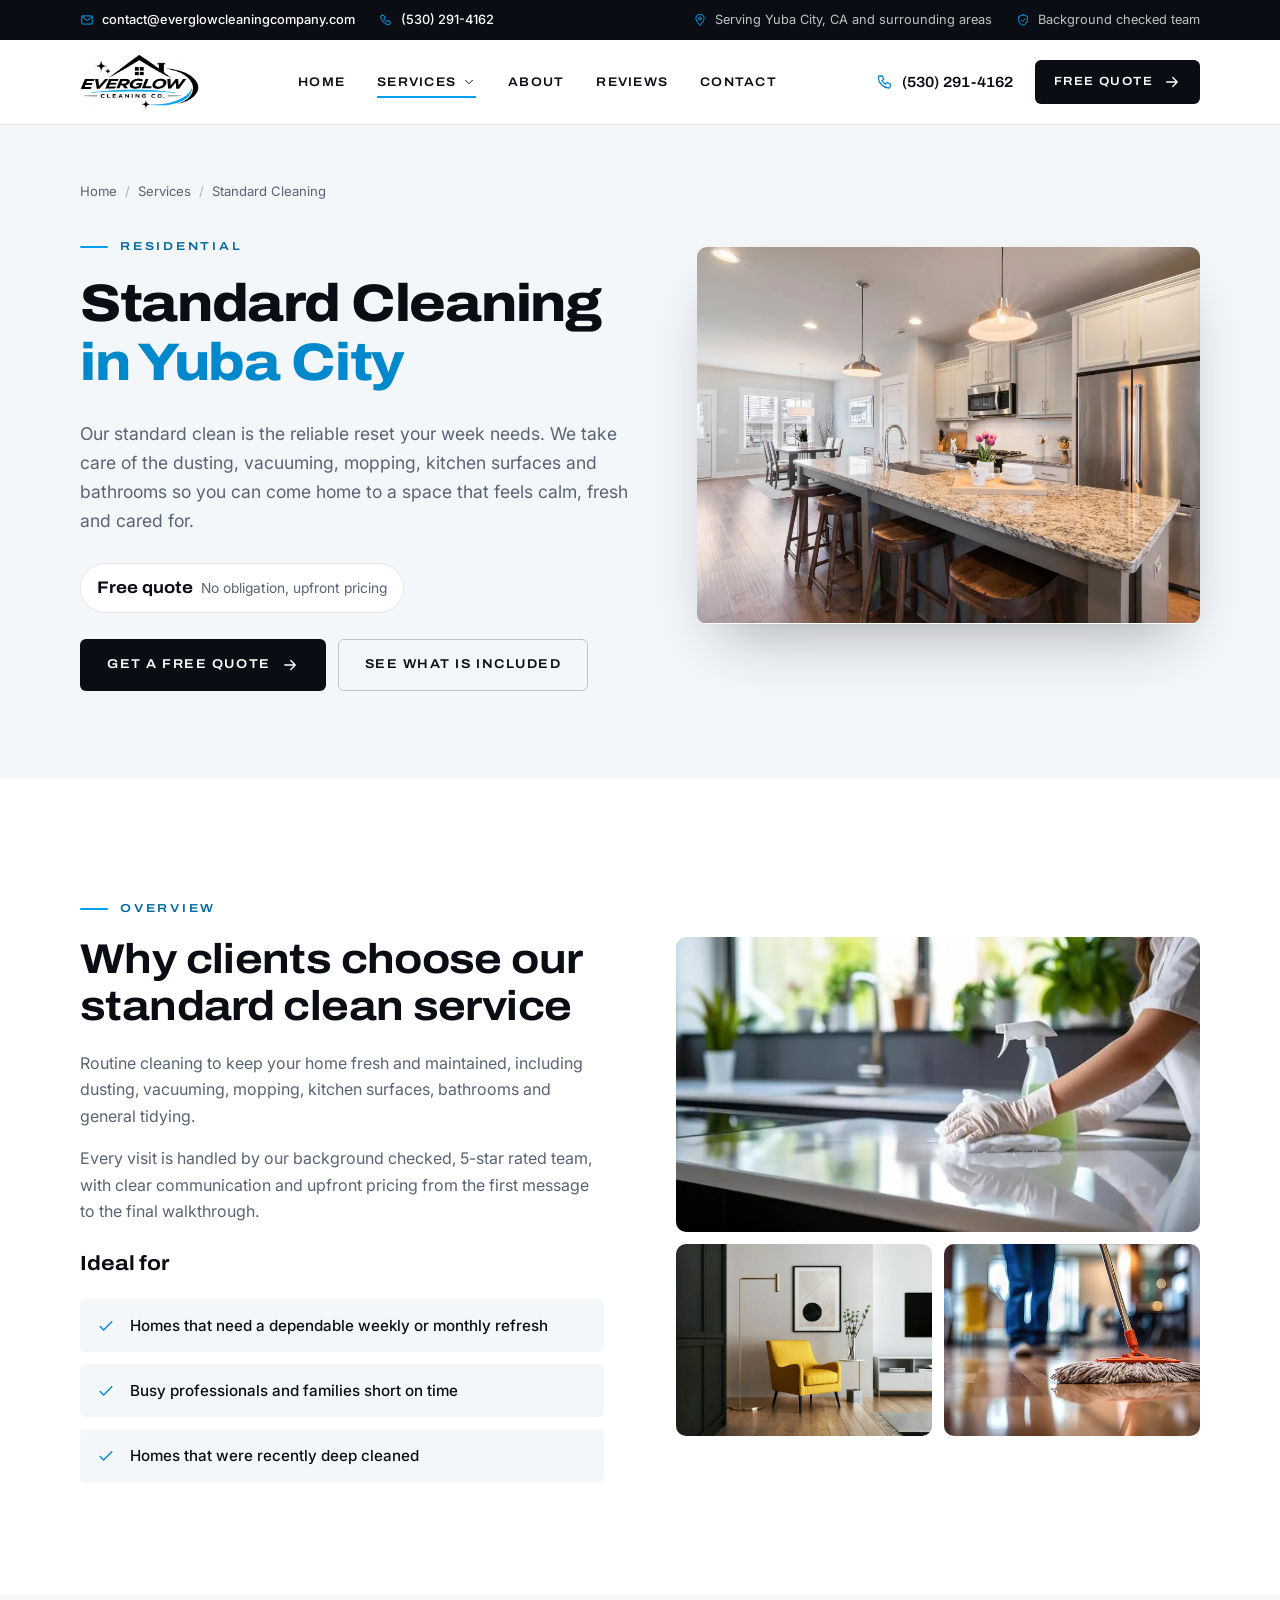
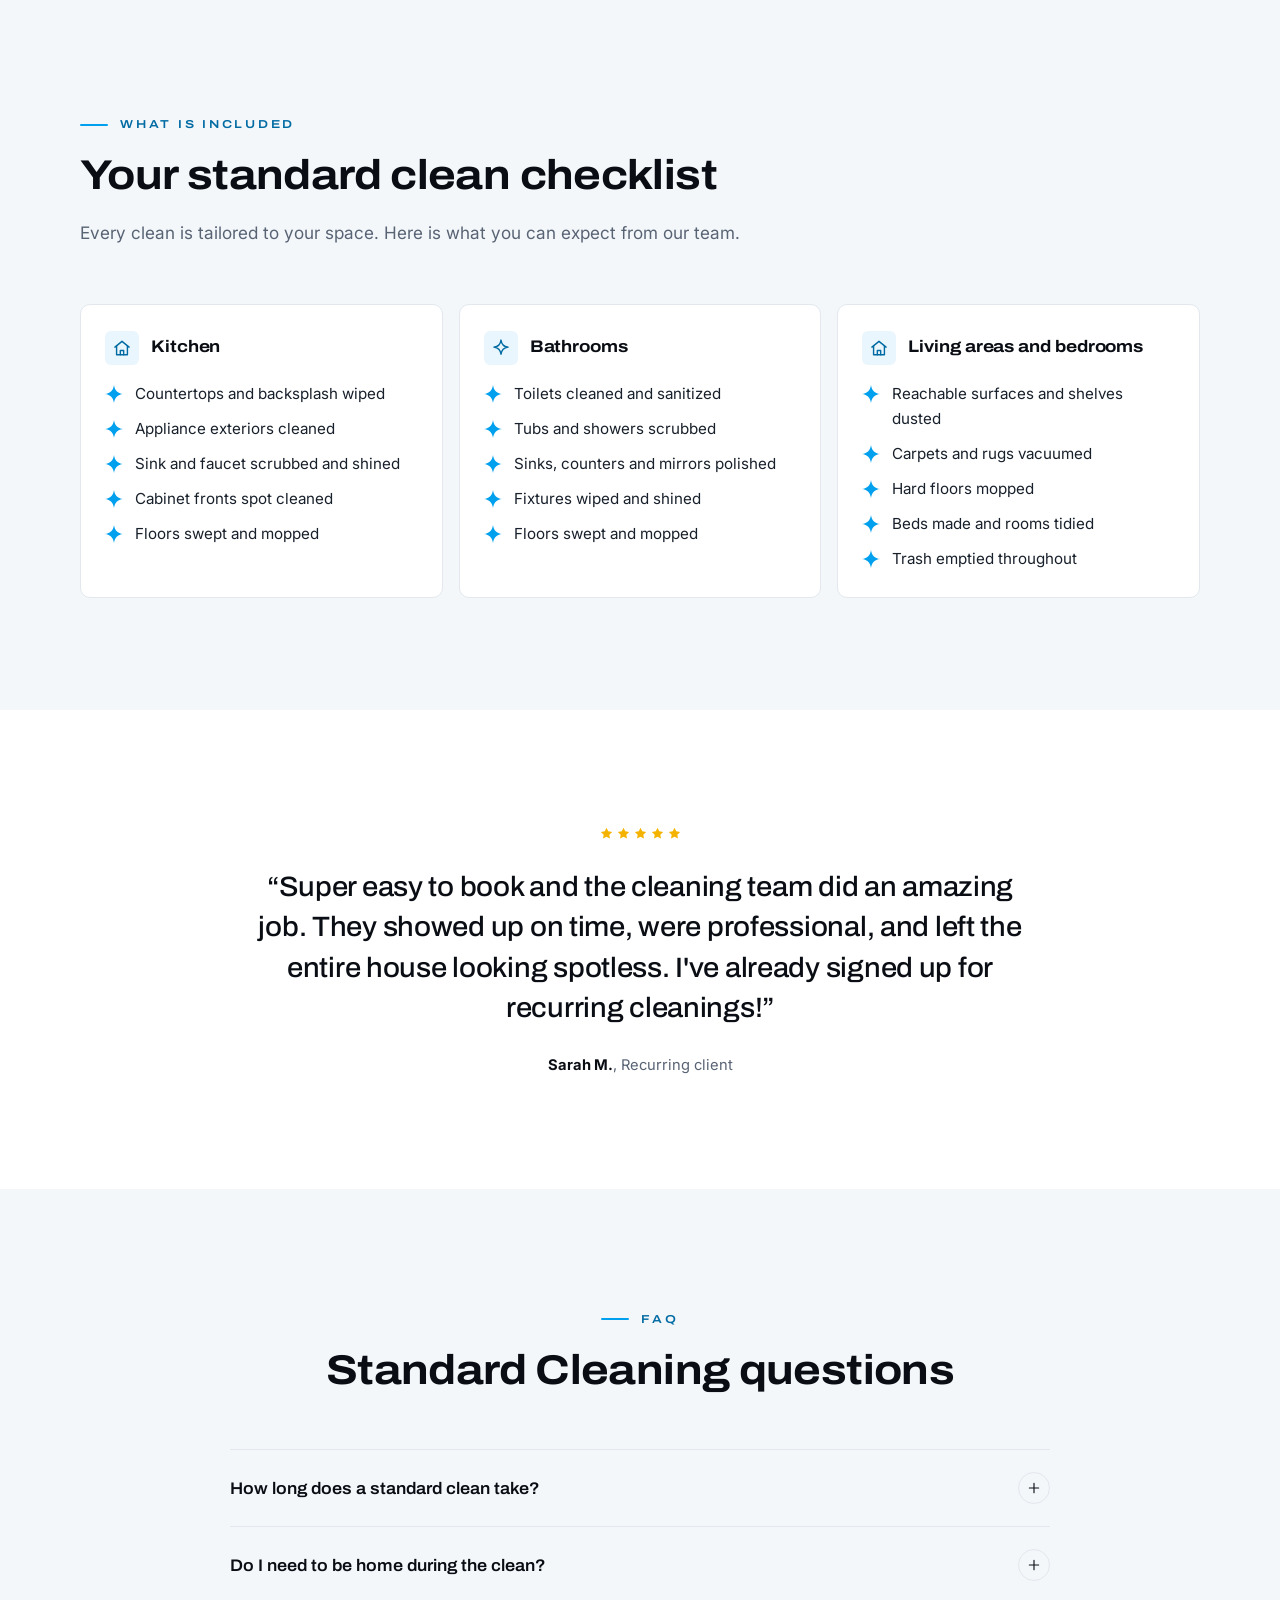
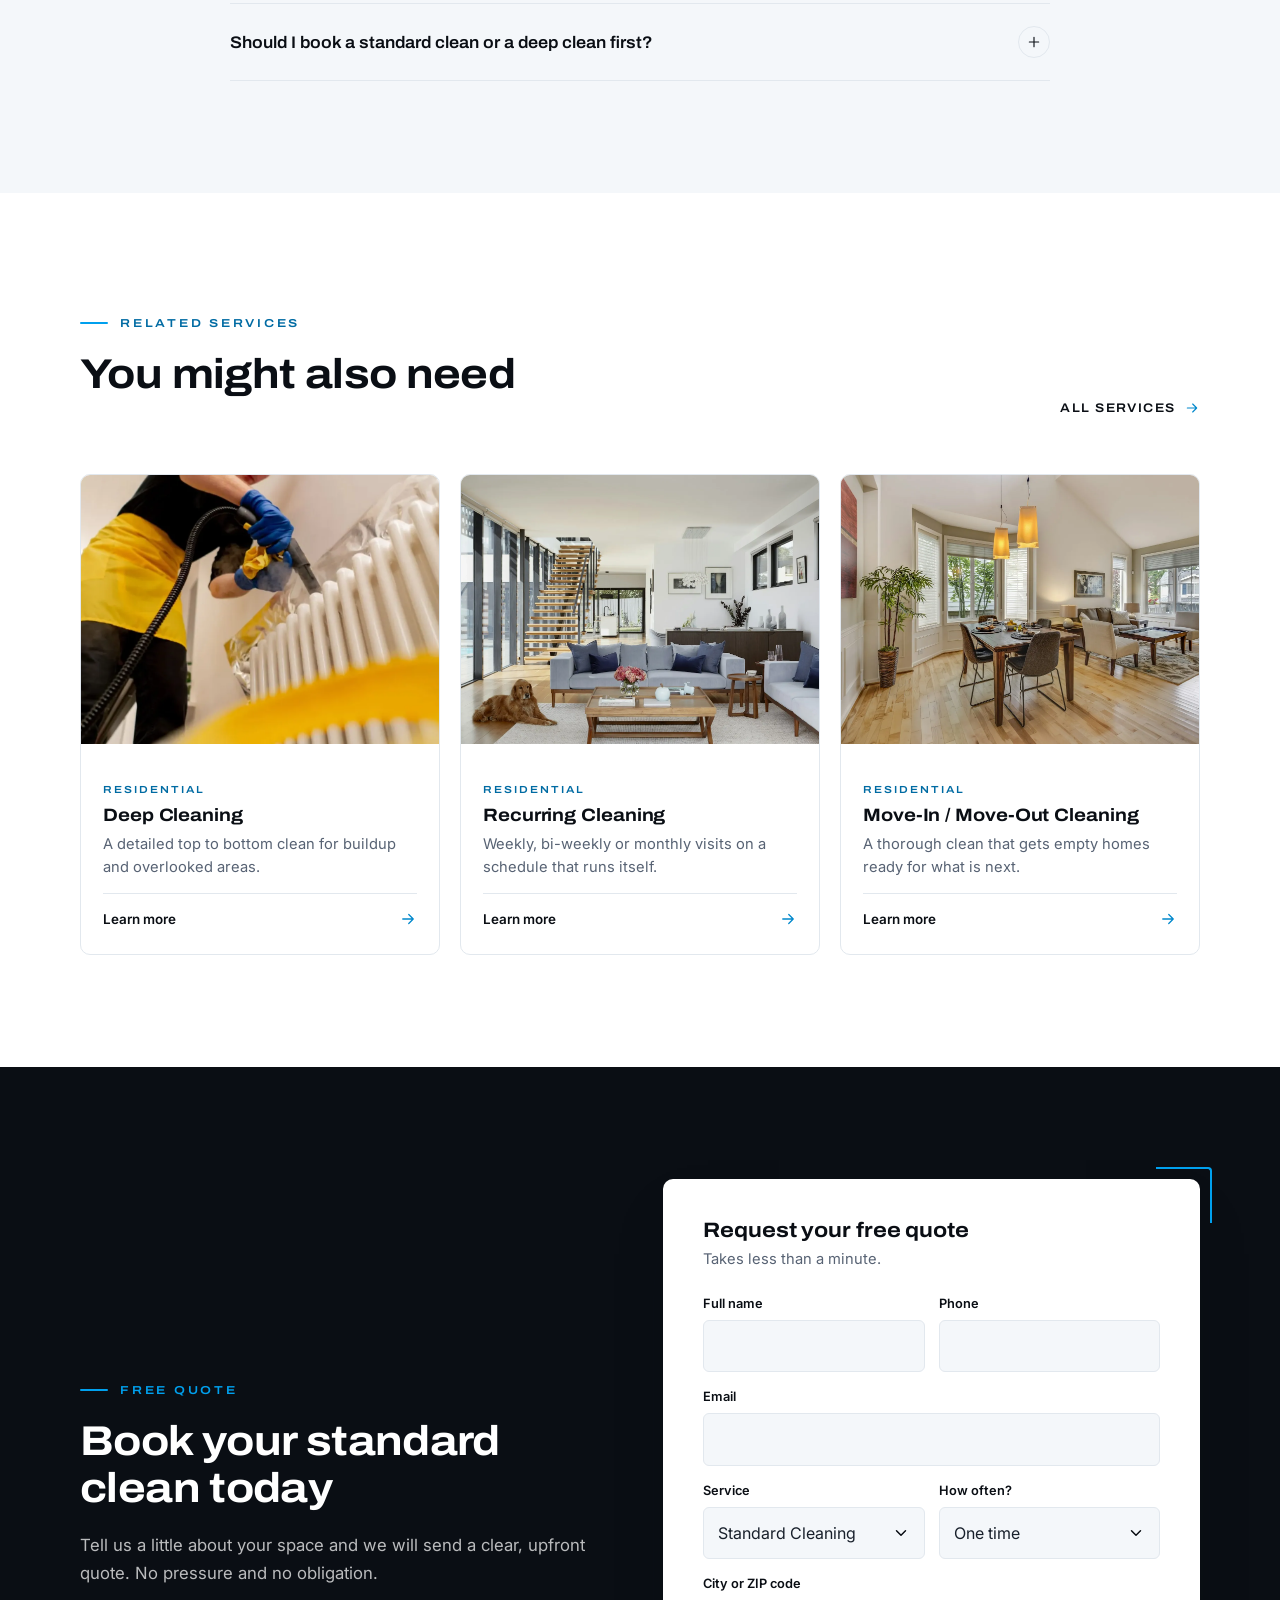
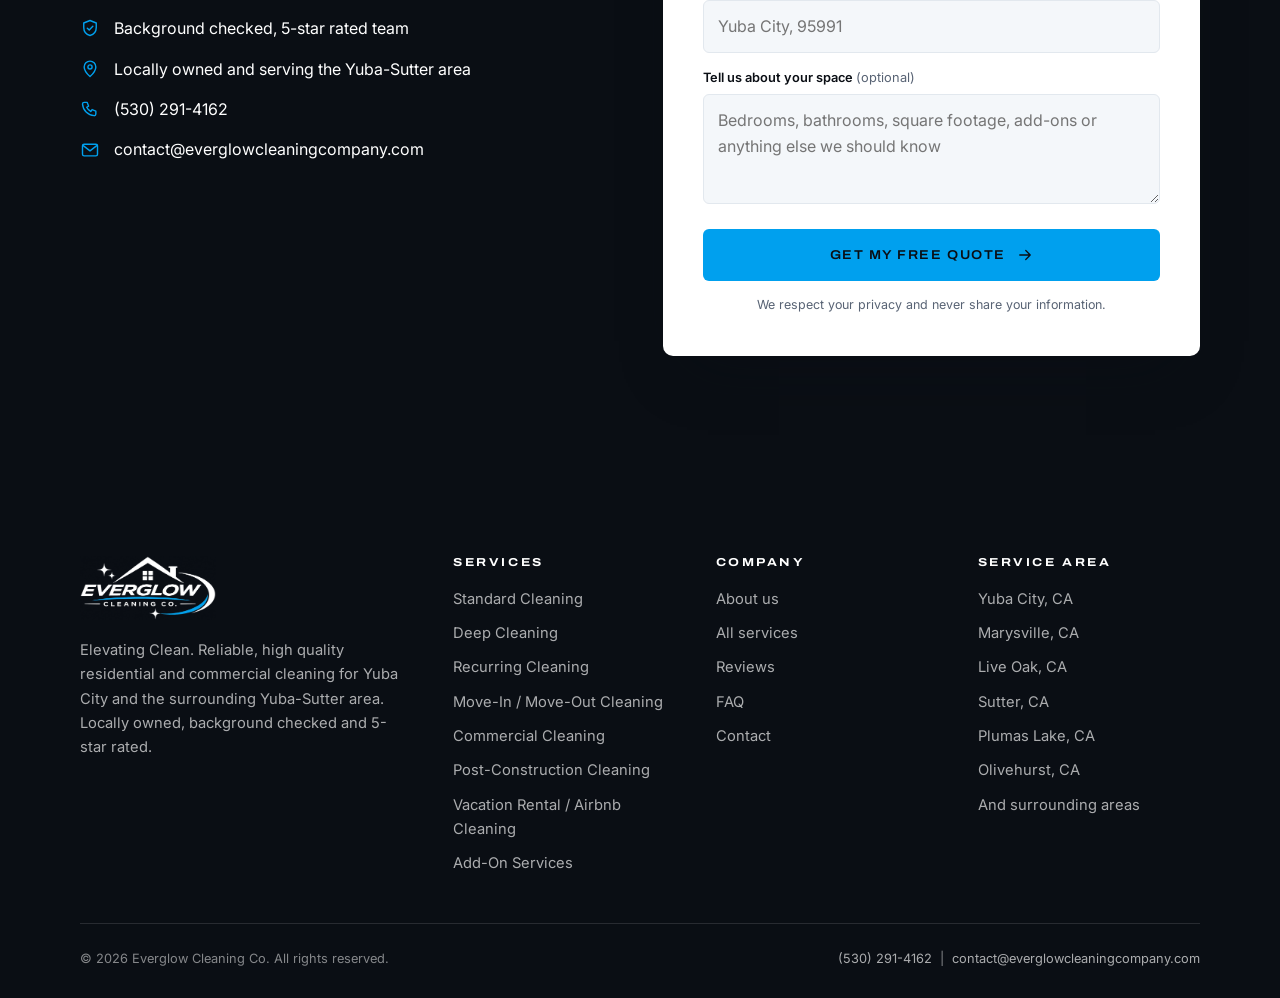
<file: services/standard-cleaning/index.html>
<!DOCTYPE html>
<html lang="en-US">
<head>
<meta charset="utf-8">
<meta name="viewport" content="width=device-width, initial-scale=1, viewport-fit=cover">
<title>Standard Cleaning in Yuba City, CA | Everglow Cleaning Co.</title>
<meta name="description" content="Routine cleaning to keep your home fresh and maintained, including dusting, vacuuming, mopping, kitchen surfaces, bathrooms and general tidying. Serving Yuba City, Marysville and surrounding areas. Request a free quote.">
<meta name="robots" content="index, follow">
<link rel="canonical" href="https://everglowcleaningcompany.com/services/standard-cleaning/">
<meta name="author" content="Everglow Cleaning Co.">
<meta name="theme-color" content="#0a0e14">
<meta name="format-detection" content="telephone=no">
<meta name="geo.region" content="US-CA">
<meta name="geo.placename" content="Yuba City, California">
<meta name="geo.position" content="39.1404;-121.6169">
<meta name="ICBM" content="39.1404, -121.6169">
<meta property="og:type" content="website">
<meta property="og:site_name" content="Everglow Cleaning Co.">
<meta property="og:locale" content="en_US">
<meta property="og:title" content="Standard Cleaning in Yuba City, CA | Everglow Cleaning Co.">
<meta property="og:description" content="Routine cleaning to keep your home fresh and maintained, including dusting, vacuuming, mopping, kitchen surfaces, bathrooms and general tidying. Serving Yuba City, Marysville and surrounding areas. Request a free quote.">
<meta property="og:url" content="https://everglowcleaningcompany.com/services/standard-cleaning/">
<meta property="og:image" content="https://everglowcleaningcompany.com/assets/og-image.jpg">
<meta property="og:image:alt" content="Everglow Cleaning Co. logo">
<meta name="twitter:card" content="summary_large_image">
<meta name="twitter:title" content="Standard Cleaning in Yuba City, CA | Everglow Cleaning Co.">
<meta name="twitter:description" content="Routine cleaning to keep your home fresh and maintained, including dusting, vacuuming, mopping, kitchen surfaces, bathrooms and general tidying. Serving Yuba City, Marysville and surrounding areas. Request a free quote.">
<meta name="twitter:image" content="https://everglowcleaningcompany.com/assets/og-image.jpg">
<link rel="icon" href="../../assets/favicon.svg" type="image/svg+xml">
<link rel="icon" href="../../assets/favicon-32.png" sizes="32x32" type="image/png">
<link rel="alternate icon" href="../../assets/favicon.ico" sizes="any">
<link rel="apple-touch-icon" href="../../assets/apple-touch-icon.png">
<link rel="manifest" href="../../site.webmanifest">
<link rel="preconnect" href="https://fonts.googleapis.com">
<link rel="preconnect" href="https://fonts.gstatic.com" crossorigin>
<link rel="stylesheet" href="https://fonts.googleapis.com/css2?family=Archivo:wdth,wght@100..125,400..800&family=Inter:wght@400;500;600&display=swap">
<link rel="stylesheet" href="../../css/styles.css?v=5">
<script>document.documentElement.classList.add("js")</script>
<script type="application/ld+json">{"@context":"https://schema.org","@graph":[{"@type":"Service","name":"Standard Cleaning","serviceType":"Standard Cleaning","description":"Routine cleaning to keep your home fresh and maintained, including dusting, vacuuming, mopping, kitchen surfaces, bathrooms and general tidying.","url":"https://everglowcleaningcompany.com/services/standard-cleaning/","image":"https://everglowcleaningcompany.com/assets/img/standard-hero.webp","provider":{"@id":"https://everglowcleaningcompany.com/#business"},"areaServed":[{"@type":"City","name":"Yuba City, CA"},{"@type":"City","name":"Marysville, CA"},{"@type":"City","name":"Live Oak, CA"},{"@type":"City","name":"Sutter, CA"},{"@type":"City","name":"Plumas Lake, CA"},{"@type":"City","name":"Olivehurst, CA"},{"@type":"City","name":"Linda, CA"},{"@type":"City","name":"Wheatland, CA"},{"@type":"City","name":"Gridley, CA"},{"@type":"City","name":"Biggs, CA"}]},{"@type":"FAQPage","mainEntity":[{"@type":"Question","name":"How long does a standard clean take?","acceptedAnswer":{"@type":"Answer","text":"Most homes take between two and four hours, depending on size and condition. We will give you a time estimate along with your quote."}},{"@type":"Question","name":"Do I need to be home during the clean?","acceptedAnswer":{"@type":"Answer","text":"Not at all. Many of our clients share entry instructions and come home to a finished clean. Every member of our team is background checked."}},{"@type":"Question","name":"Should I book a standard clean or a deep clean first?","acceptedAnswer":{"@type":"Answer","text":"If your home has not been professionally cleaned in the last couple of months, we recommend starting with a deep clean. Standard visits then keep it at that level."}}]},{"@type":"BreadcrumbList","itemListElement":[{"@type":"ListItem","position":1,"name":"Home","item":"https://everglowcleaningcompany.com/"},{"@type":"ListItem","position":2,"name":"Services","item":"https://everglowcleaningcompany.com/services/"},{"@type":"ListItem","position":3,"name":"Standard Cleaning","item":"https://everglowcleaningcompany.com/services/standard-cleaning/"}]},{"@type":["HouseCleaningService","LocalBusiness"],"@id":"https://everglowcleaningcompany.com/#business","name":"Everglow Cleaning Co.","slogan":"Elevating Clean","url":"https://everglowcleaningcompany.com/","logo":"https://everglowcleaningcompany.com/assets/logo.png","image":"https://everglowcleaningcompany.com/assets/og-image.jpg","email":"contact@everglowcleaningcompany.com","telephone":"+15302914162","founder":{"@type":"Person","name":"Rigo Ramirez"},"priceRange":"$$","description":"Locally owned residential and commercial cleaning company serving Yuba City, CA and surrounding areas.","address":{"@type":"PostalAddress","addressLocality":"Yuba City","addressRegion":"CA","postalCode":"95991","addressCountry":"US"},"geo":{"@type":"GeoCoordinates","latitude":39.1404,"longitude":-121.6169},"areaServed":[{"@type":"City","name":"Yuba City, CA"},{"@type":"City","name":"Marysville, CA"},{"@type":"City","name":"Live Oak, CA"},{"@type":"City","name":"Sutter, CA"},{"@type":"City","name":"Plumas Lake, CA"},{"@type":"City","name":"Olivehurst, CA"},{"@type":"City","name":"Linda, CA"},{"@type":"City","name":"Wheatland, CA"},{"@type":"City","name":"Gridley, CA"},{"@type":"City","name":"Biggs, CA"}],"aggregateRating":{"@type":"AggregateRating","ratingValue":"5","reviewCount":"5","bestRating":"5"},"review":[{"@type":"Review","author":{"@type":"Person","name":"Sarah M."},"reviewRating":{"@type":"Rating","ratingValue":"5","bestRating":"5"},"reviewBody":"Super easy to book and the cleaning team did an amazing job. They showed up on time, were professional, and left the entire house looking spotless. I've already signed up for recurring cleanings!"},{"@type":"Review","author":{"@type":"Person","name":"Jessica R."},"reviewRating":{"@type":"Rating","ratingValue":"5","bestRating":"5"},"reviewBody":"I've tried a few cleaning companies before and this has easily been the best experience. Communication was great, pricing was straightforward, and my home looked incredible afterward."},{"@type":"Review","author":{"@type":"Person","name":"Michael T."},"reviewRating":{"@type":"Rating","ratingValue":"5","bestRating":"5"},"reviewBody":"We booked a deep clean and were extremely impressed. They paid attention to the little details and got areas cleaner than we expected. Definitely using them again."},{"@type":"Review","author":{"@type":"Person","name":"Amanda L."},"reviewRating":{"@type":"Rating","ratingValue":"5","bestRating":"5"},"reviewBody":"Having them come every two weeks has been a lifesaver. They're reliable, consistent, and it's so nice coming home to a clean house without having to worry about it."},{"@type":"Review","author":{"@type":"Person","name":"David K."},"reviewRating":{"@type":"Rating","ratingValue":"5","bestRating":"5"},"reviewBody":"Great experience from start to finish. Booking was simple, they kept me updated, and the cleaners did a fantastic job. Professional, dependable, and absolutely worth it."}],"hasOfferCatalog":{"@type":"OfferCatalog","name":"Cleaning services","itemListElement":[{"@type":"Offer","itemOffered":{"@type":"Service","name":"Standard Cleaning","url":"https://everglowcleaningcompany.com/services/standard-cleaning/"}},{"@type":"Offer","itemOffered":{"@type":"Service","name":"Deep Cleaning","url":"https://everglowcleaningcompany.com/services/deep-cleaning/"}},{"@type":"Offer","itemOffered":{"@type":"Service","name":"Recurring Cleaning","url":"https://everglowcleaningcompany.com/services/recurring-cleaning/"}},{"@type":"Offer","itemOffered":{"@type":"Service","name":"Move-In / Move-Out Cleaning","url":"https://everglowcleaningcompany.com/services/move-in-move-out-cleaning/"}},{"@type":"Offer","itemOffered":{"@type":"Service","name":"Commercial Cleaning","url":"https://everglowcleaningcompany.com/services/commercial-cleaning/"}},{"@type":"Offer","itemOffered":{"@type":"Service","name":"Post-Construction Cleaning","url":"https://everglowcleaningcompany.com/services/post-construction-cleaning/"}},{"@type":"Offer","itemOffered":{"@type":"Service","name":"Vacation Rental / Airbnb Cleaning","url":"https://everglowcleaningcompany.com/services/vacation-rental-airbnb-cleaning/"}},{"@type":"Offer","itemOffered":{"@type":"Service","name":"Add-On Services","url":"https://everglowcleaningcompany.com/services/add-on-services/"}}]}}]}</script>
</head>
<body>
<a class="skip-link" href="#main">Skip to content</a>
<div class="topbar"><div class="container">
<ul><li><svg viewBox="0 0 24 24" fill="none" stroke="currentColor" stroke-width="1.7" stroke-linecap="round" stroke-linejoin="round" aria-hidden="true"><rect x="3" y="5" width="18" height="14" rx="2"/><path d="m3.5 6.5 8.5 6.5 8.5-6.5"/></svg><a href="mailto:contact@everglowcleaningcompany.com">contact@everglowcleaningcompany.com</a></li><li class="topbar__phone"><svg viewBox="0 0 24 24" fill="none" stroke="currentColor" stroke-width="1.7" stroke-linecap="round" stroke-linejoin="round" aria-hidden="true"><path d="M5 4h3.5l1.8 4.5-2.3 1.4a11 11 0 0 0 5.1 5.1l1.4-2.3L19 14.5V18a2 2 0 0 1-2 2A15 15 0 0 1 3 6a2 2 0 0 1 2-2Z"/></svg><a href="tel:+15302914162">(530) 291-4162</a></li></ul>
<ul><li class="topbar__extra"><svg viewBox="0 0 24 24" fill="none" stroke="currentColor" stroke-width="1.7" stroke-linecap="round" stroke-linejoin="round" aria-hidden="true"><path d="M12 21s-7-6.2-7-11.5a7 7 0 1 1 14 0C19 14.8 12 21 12 21Z"/><circle cx="12" cy="9.5" r="2.5"/></svg>Serving Yuba City, CA and surrounding areas</li><li class="topbar__extra"><svg viewBox="0 0 24 24" fill="none" stroke="currentColor" stroke-width="1.7" stroke-linecap="round" stroke-linejoin="round" aria-hidden="true"><path d="M12 3 4.5 6v5.5c0 4.6 3.2 8.4 7.5 9.5 4.3-1.1 7.5-4.9 7.5-9.5V6L12 3Z"/><path d="m8.8 12.2 2.3 2.3 4.3-4.6"/></svg>Background checked team</li></ul>
</div></div>
<header class="site-header">
<div class="container">
<a class="brand" href="../../" aria-label="Everglow Cleaning Co. home"><img src="../../assets/logo.webp" alt="Everglow Cleaning Co." width="720" height="338"></a>
<nav class="nav" aria-label="Main">
<ul class="nav__list">
<li><a class="nav__link" href="../../">Home</a></li>
<li class="has-menu"><a class="nav__link" href="../../services/" aria-haspopup="true" aria-expanded="false" aria-current="page">Services <svg viewBox="0 0 24 24" fill="none" stroke="currentColor" stroke-width="1.7" stroke-linecap="round" stroke-linejoin="round" aria-hidden="true"><path d="m6 9 6 6 6-6"/></svg></a>
<div class="mega" role="menu"><div class="mega__grid"><a class="mega__item" href="../../services/standard-cleaning/"><span class="mega__icon"><svg viewBox="0 0 24 24" fill="none" stroke="currentColor" stroke-width="1.7" stroke-linecap="round" stroke-linejoin="round" aria-hidden="true"><path d="M3.5 11 12 4l8.5 7"/><path d="M5.5 9.5V20h13V9.5"/><path d="M10 20v-5h4v5"/></svg></span><span><strong>Standard Cleaning</strong><span>Routine cleaning that keeps your home fresh, tidy and guest ready.</span></span></a><a class="mega__item" href="../../services/deep-cleaning/"><span class="mega__icon"><svg viewBox="0 0 24 24" fill="none" stroke="currentColor" stroke-width="1.7" stroke-linecap="round" stroke-linejoin="round" aria-hidden="true"><path d="M12 3c.6 4.6 2.9 6.9 7.5 7.5-4.6.6-6.9 2.9-7.5 7.5-.6-4.6-2.9-6.9-7.5-7.5C9.1 9.9 11.4 7.6 12 3Z"/><path d="M19 15.5c.3 1.9 1.1 2.7 3 3-1.9.3-2.7 1.1-3 3-.3-1.9-1.1-2.7-3-3 1.9-.3 2.7-1.1 3-3Z"/></svg></span><span><strong>Deep Cleaning</strong><span>A detailed top to bottom clean for buildup and overlooked areas.</span></span></a><a class="mega__item" href="../../services/recurring-cleaning/"><span class="mega__icon"><svg viewBox="0 0 24 24" fill="none" stroke="currentColor" stroke-width="1.7" stroke-linecap="round" stroke-linejoin="round" aria-hidden="true"><path d="M17 2.5 20.5 6 17 9.5"/><path d="M3.5 11V9.5A3.5 3.5 0 0 1 7 6h13.5"/><path d="M7 21.5 3.5 18 7 14.5"/><path d="M20.5 13v1.5A3.5 3.5 0 0 1 17 18H3.5"/></svg></span><span><strong>Recurring Cleaning</strong><span>Weekly, bi-weekly or monthly visits on a schedule that runs itself.</span></span></a><a class="mega__item" href="../../services/move-in-move-out-cleaning/"><span class="mega__icon"><svg viewBox="0 0 24 24" fill="none" stroke="currentColor" stroke-width="1.7" stroke-linecap="round" stroke-linejoin="round" aria-hidden="true"><path d="M3.5 7.5 12 3l8.5 4.5v9L12 21l-8.5-4.5v-9Z"/><path d="M3.5 7.5 12 12l8.5-4.5M12 12v9"/></svg></span><span><strong>Move-In / Move-Out Cleaning</strong><span>A thorough clean that gets empty homes ready for what is next.</span></span></a><a class="mega__item" href="../../services/commercial-cleaning/"><span class="mega__icon"><svg viewBox="0 0 24 24" fill="none" stroke="currentColor" stroke-width="1.7" stroke-linecap="round" stroke-linejoin="round" aria-hidden="true"><rect x="4.5" y="3" width="15" height="18" rx="1.5"/><path d="M9 7h1.5M13.5 7H15M9 11h1.5M13.5 11H15M9 15h1.5M13.5 15H15M10.5 21v-3h3v3"/></svg></span><span><strong>Commercial Cleaning</strong><span>Custom cleaning plans for offices, retail and commercial spaces.</span></span></a><a class="mega__item" href="../../services/post-construction-cleaning/"><span class="mega__icon"><svg viewBox="0 0 24 24" fill="none" stroke="currentColor" stroke-width="1.7" stroke-linecap="round" stroke-linejoin="round" aria-hidden="true"><path d="m14 6 4 4"/><path d="M11.5 8.5 4 16a1.9 1.9 0 0 0 2.7 2.7l7.5-7.5"/><path d="M12.5 4.5 15 2l7 7-2.5 2.5"/><path d="m12.5 4.5 7 7"/></svg></span><span><strong>Post-Construction Cleaning</strong><span>Dust, debris and residue removed so new spaces are ready to use.</span></span></a><a class="mega__item" href="../../services/vacation-rental-airbnb-cleaning/"><span class="mega__icon"><svg viewBox="0 0 24 24" fill="none" stroke="currentColor" stroke-width="1.7" stroke-linecap="round" stroke-linejoin="round" aria-hidden="true"><circle cx="8" cy="15" r="4.5"/><path d="m11.2 11.8 9.3-9.3M17 6l3 3M14.5 8.5l2.5 2.5"/></svg></span><span><strong>Vacation Rental / Airbnb Cleaning</strong><span>Reliable turnovers that keep your rental ready for five star stays.</span></span></a><a class="mega__item" href="../../services/add-on-services/"><span class="mega__icon"><svg viewBox="0 0 24 24" fill="none" stroke="currentColor" stroke-width="1.7" stroke-linecap="round" stroke-linejoin="round" aria-hidden="true"><rect x="3.5" y="3.5" width="17" height="17" rx="3"/><path d="M12 8v8M8 12h8"/></svg></span><span><strong>Add-On Services</strong><span>Fridges, ovens, windows, laundry and more, added to any clean.</span></span></a></div>
<div class="mega__foot"><span>Not sure which clean you need?</span><a class="text-link" href="../../contact/">Ask us <svg viewBox="0 0 24 24" fill="none" stroke="currentColor" stroke-width="1.7" stroke-linecap="round" stroke-linejoin="round" aria-hidden="true"><path d="M5 12h14M13 6l6 6-6 6"/></svg></a></div></div></li>
<li><a class="nav__link" href="../../about/">About</a></li>
<li><a class="nav__link" href="../../#reviews">Reviews</a></li>
<li><a class="nav__link" href="../../contact/">Contact</a></li>
</ul>
</nav>
<div class="header-actions"><a class="header-phone" href="tel:+15302914162"><svg viewBox="0 0 24 24" fill="none" stroke="currentColor" stroke-width="1.7" stroke-linecap="round" stroke-linejoin="round" aria-hidden="true"><path d="M5 4h3.5l1.8 4.5-2.3 1.4a11 11 0 0 0 5.1 5.1l1.4-2.3L19 14.5V18a2 2 0 0 1-2 2A15 15 0 0 1 3 6a2 2 0 0 1 2-2Z"/></svg><span>(530) 291-4162</span></a><a class="btn btn--primary btn--sm header-cta" href="../../contact/">Free Quote <svg viewBox="0 0 24 24" fill="none" stroke="currentColor" stroke-width="1.7" stroke-linecap="round" stroke-linejoin="round" aria-hidden="true"><path d="M5 12h14M13 6l6 6-6 6"/></svg></a></div>
<button class="menu-toggle" type="button" aria-label="Open menu" aria-expanded="false" aria-controls="mobile-menu"><span class="icon-menu"><svg viewBox="0 0 24 24" fill="none" stroke="currentColor" stroke-width="1.7" stroke-linecap="round" stroke-linejoin="round" aria-hidden="true"><path d="M4 7h16M4 12h16M4 17h16"/></svg></span><span class="icon-close"><svg viewBox="0 0 24 24" fill="none" stroke="currentColor" stroke-width="1.7" stroke-linecap="round" stroke-linejoin="round" aria-hidden="true"><path d="M6 6l12 12M18 6 6 18"/></svg></span></button>
</div>
</header>
<div class="mobile-menu" id="mobile-menu">
<ul>
<li><a href="../../">Home<svg viewBox="0 0 24 24" fill="none" stroke="currentColor" stroke-width="1.7" stroke-linecap="round" stroke-linejoin="round" aria-hidden="true"><path d="M5 12h14M13 6l6 6-6 6"/></svg></a></li>
<li><a href="../../about/">About<svg viewBox="0 0 24 24" fill="none" stroke="currentColor" stroke-width="1.7" stroke-linecap="round" stroke-linejoin="round" aria-hidden="true"><path d="M5 12h14M13 6l6 6-6 6"/></svg></a></li>
<li><a href="../../#reviews">Reviews<svg viewBox="0 0 24 24" fill="none" stroke="currentColor" stroke-width="1.7" stroke-linecap="round" stroke-linejoin="round" aria-hidden="true"><path d="M5 12h14M13 6l6 6-6 6"/></svg></a></li>
<li><a href="../../contact/">Contact<svg viewBox="0 0 24 24" fill="none" stroke="currentColor" stroke-width="1.7" stroke-linecap="round" stroke-linejoin="round" aria-hidden="true"><path d="M5 12h14M13 6l6 6-6 6"/></svg></a></li>
</ul>
<p class="mobile-menu__label">Services</p>
<ul><li><a href="../../services/standard-cleaning/">Standard Cleaning<svg viewBox="0 0 24 24" fill="none" stroke="currentColor" stroke-width="1.7" stroke-linecap="round" stroke-linejoin="round" aria-hidden="true"><path d="M5 12h14M13 6l6 6-6 6"/></svg></a></li><li><a href="../../services/deep-cleaning/">Deep Cleaning<svg viewBox="0 0 24 24" fill="none" stroke="currentColor" stroke-width="1.7" stroke-linecap="round" stroke-linejoin="round" aria-hidden="true"><path d="M5 12h14M13 6l6 6-6 6"/></svg></a></li><li><a href="../../services/recurring-cleaning/">Recurring Cleaning<svg viewBox="0 0 24 24" fill="none" stroke="currentColor" stroke-width="1.7" stroke-linecap="round" stroke-linejoin="round" aria-hidden="true"><path d="M5 12h14M13 6l6 6-6 6"/></svg></a></li><li><a href="../../services/move-in-move-out-cleaning/">Move-In / Move-Out Cleaning<svg viewBox="0 0 24 24" fill="none" stroke="currentColor" stroke-width="1.7" stroke-linecap="round" stroke-linejoin="round" aria-hidden="true"><path d="M5 12h14M13 6l6 6-6 6"/></svg></a></li><li><a href="../../services/commercial-cleaning/">Commercial Cleaning<svg viewBox="0 0 24 24" fill="none" stroke="currentColor" stroke-width="1.7" stroke-linecap="round" stroke-linejoin="round" aria-hidden="true"><path d="M5 12h14M13 6l6 6-6 6"/></svg></a></li><li><a href="../../services/post-construction-cleaning/">Post-Construction Cleaning<svg viewBox="0 0 24 24" fill="none" stroke="currentColor" stroke-width="1.7" stroke-linecap="round" stroke-linejoin="round" aria-hidden="true"><path d="M5 12h14M13 6l6 6-6 6"/></svg></a></li><li><a href="../../services/vacation-rental-airbnb-cleaning/">Vacation Rental / Airbnb Cleaning<svg viewBox="0 0 24 24" fill="none" stroke="currentColor" stroke-width="1.7" stroke-linecap="round" stroke-linejoin="round" aria-hidden="true"><path d="M5 12h14M13 6l6 6-6 6"/></svg></a></li><li><a href="../../services/add-on-services/">Add-On Services<svg viewBox="0 0 24 24" fill="none" stroke="currentColor" stroke-width="1.7" stroke-linecap="round" stroke-linejoin="round" aria-hidden="true"><path d="M5 12h14M13 6l6 6-6 6"/></svg></a></li></ul>
<a class="btn btn--primary btn--block" href="../../contact/">Get a Free Quote <svg viewBox="0 0 24 24" fill="none" stroke="currentColor" stroke-width="1.7" stroke-linecap="round" stroke-linejoin="round" aria-hidden="true"><path d="M5 12h14M13 6l6 6-6 6"/></svg></a>
<a class="btn btn--outline btn--block" style="margin-top:12px" href="tel:+15302914162"><svg viewBox="0 0 24 24" fill="none" stroke="currentColor" stroke-width="1.7" stroke-linecap="round" stroke-linejoin="round" aria-hidden="true"><path d="M5 4h3.5l1.8 4.5-2.3 1.4a11 11 0 0 0 5.1 5.1l1.4-2.3L19 14.5V18a2 2 0 0 1-2 2A15 15 0 0 1 3 6a2 2 0 0 1 2-2Z"/></svg> Call (530) 291-4162</a>
</div>

<main id="main">
<section class="page-hero">
<div class="container">
<div>
<ol class="breadcrumb"><li><a href="../../">Home</a></li><li><a href="../../services/">Services</a></li><li aria-current="page">Standard Cleaning</li></ol>
<span class="eyebrow">Residential</span>
<h1>Standard Cleaning <span class="hl">in Yuba City</span></h1>
<p class="page-hero__lead">Our standard clean is the reliable reset your week needs. We take care of the dusting, vacuuming, mopping, kitchen surfaces and bathrooms so you can come home to a space that feels calm, fresh and cared for.</p>
<div class="price-chip"><strong>Free quote</strong> No obligation, upfront pricing</div>
<div class="btn-row">
<a class="btn btn--primary" href="../../contact/?service=Standard%20Cleaning">Get a Free Quote <svg viewBox="0 0 24 24" fill="none" stroke="currentColor" stroke-width="1.7" stroke-linecap="round" stroke-linejoin="round" aria-hidden="true"><path d="M5 12h14M13 6l6 6-6 6"/></svg></a>
<a class="btn btn--outline" href="#included">See what is included</a>
</div>
</div>
<div class="page-hero__img"><img src="../../assets/img/standard-hero.webp" alt="Bright, freshly cleaned kitchen with polished counters and stainless appliances" width="1200" height="900" fetchpriority="high"></div>
</div>
</section>

<section class="section" id="overview">
<div class="container split">
<div class="reveal">
<span class="eyebrow">Overview</span>
<h2>Why clients choose our standard clean service</h2>
<p>Routine cleaning to keep your home fresh and maintained, including dusting, vacuuming, mopping, kitchen surfaces, bathrooms and general tidying.</p>
<p>Every visit is handled by our background checked, 5-star rated team, with clear communication and upfront pricing from the first message to the final walkthrough.</p>
<h3 style="margin-top:28px">Ideal for</h3><ul class="ideal"><li><svg viewBox="0 0 24 24" fill="none" stroke="currentColor" stroke-width="1.7" stroke-linecap="round" stroke-linejoin="round" aria-hidden="true"><path d="m5 12.5 4.2 4.2L19 7"/></svg>Homes that need a dependable weekly or monthly refresh</li><li><svg viewBox="0 0 24 24" fill="none" stroke="currentColor" stroke-width="1.7" stroke-linecap="round" stroke-linejoin="round" aria-hidden="true"><path d="m5 12.5 4.2 4.2L19 7"/></svg>Busy professionals and families short on time</li><li><svg viewBox="0 0 24 24" fill="none" stroke="currentColor" stroke-width="1.7" stroke-linecap="round" stroke-linejoin="round" aria-hidden="true"><path d="m5 12.5 4.2 4.2L19 7"/></svg>Homes that were recently deep cleaned</li></ul>
</div>
<div class="gallery reveal"><img src="../../assets/img/counter-wipe.webp" alt="Gloved hand wiping a kitchen counter with spray cleaner" width="800" height="600" loading="lazy" decoding="async"><img src="../../assets/img/living-bright.webp" alt="Clean and tidy modern living room with neutral decor" width="800" height="600" loading="lazy" decoding="async"><img src="../../assets/img/mopping.webp" alt="Hardwood floor being mopped to a shine" width="800" height="600" loading="lazy" decoding="async"></div>
</div>
</section>
<div id="included"></div>
<section class="section section--mist">
<div class="container">
<div class="section-head"><span class="eyebrow">What is included</span><h2>Your standard clean checklist</h2><p>Every clean is tailored to your space. Here is what you can expect from our team.</p></div>
<div class="included"><div class="included__group reveal"><h3><span class="mega__icon"><svg viewBox="0 0 24 24" fill="none" stroke="currentColor" stroke-width="1.7" stroke-linecap="round" stroke-linejoin="round" aria-hidden="true"><path d="M3.5 11 12 4l8.5 7"/><path d="M5.5 9.5V20h13V9.5"/><path d="M10 20v-5h4v5"/></svg></span>Kitchen</h3><ul class="checks"><li><svg viewBox="0 0 24 24" fill="currentColor" aria-hidden="true"><path d="M12 0C12.8 7 17 11.2 24 12 17 12.8 12.8 17 12 24 11.2 17 7 12.8 0 12 7 11.2 11.2 7 12 0Z"/></svg>Countertops and backsplash wiped</li><li><svg viewBox="0 0 24 24" fill="currentColor" aria-hidden="true"><path d="M12 0C12.8 7 17 11.2 24 12 17 12.8 12.8 17 12 24 11.2 17 7 12.8 0 12 7 11.2 11.2 7 12 0Z"/></svg>Appliance exteriors cleaned</li><li><svg viewBox="0 0 24 24" fill="currentColor" aria-hidden="true"><path d="M12 0C12.8 7 17 11.2 24 12 17 12.8 12.8 17 12 24 11.2 17 7 12.8 0 12 7 11.2 11.2 7 12 0Z"/></svg>Sink and faucet scrubbed and shined</li><li><svg viewBox="0 0 24 24" fill="currentColor" aria-hidden="true"><path d="M12 0C12.8 7 17 11.2 24 12 17 12.8 12.8 17 12 24 11.2 17 7 12.8 0 12 7 11.2 11.2 7 12 0Z"/></svg>Cabinet fronts spot cleaned</li><li><svg viewBox="0 0 24 24" fill="currentColor" aria-hidden="true"><path d="M12 0C12.8 7 17 11.2 24 12 17 12.8 12.8 17 12 24 11.2 17 7 12.8 0 12 7 11.2 11.2 7 12 0Z"/></svg>Floors swept and mopped</li></ul></div><div class="included__group reveal"><h3><span class="mega__icon"><svg viewBox="0 0 24 24" fill="none" stroke="currentColor" stroke-width="1.7" stroke-linecap="round" stroke-linejoin="round" aria-hidden="true"><path d="M12 2.5c.7 5.4 3.1 7.8 8.5 8.5-5.4.7-7.8 3.1-8.5 8.5-.7-5.4-3.1-7.8-8.5-8.5 5.4-.7 7.8-3.1 8.5-8.5Z"/></svg></span>Bathrooms</h3><ul class="checks"><li><svg viewBox="0 0 24 24" fill="currentColor" aria-hidden="true"><path d="M12 0C12.8 7 17 11.2 24 12 17 12.8 12.8 17 12 24 11.2 17 7 12.8 0 12 7 11.2 11.2 7 12 0Z"/></svg>Toilets cleaned and sanitized</li><li><svg viewBox="0 0 24 24" fill="currentColor" aria-hidden="true"><path d="M12 0C12.8 7 17 11.2 24 12 17 12.8 12.8 17 12 24 11.2 17 7 12.8 0 12 7 11.2 11.2 7 12 0Z"/></svg>Tubs and showers scrubbed</li><li><svg viewBox="0 0 24 24" fill="currentColor" aria-hidden="true"><path d="M12 0C12.8 7 17 11.2 24 12 17 12.8 12.8 17 12 24 11.2 17 7 12.8 0 12 7 11.2 11.2 7 12 0Z"/></svg>Sinks, counters and mirrors polished</li><li><svg viewBox="0 0 24 24" fill="currentColor" aria-hidden="true"><path d="M12 0C12.8 7 17 11.2 24 12 17 12.8 12.8 17 12 24 11.2 17 7 12.8 0 12 7 11.2 11.2 7 12 0Z"/></svg>Fixtures wiped and shined</li><li><svg viewBox="0 0 24 24" fill="currentColor" aria-hidden="true"><path d="M12 0C12.8 7 17 11.2 24 12 17 12.8 12.8 17 12 24 11.2 17 7 12.8 0 12 7 11.2 11.2 7 12 0Z"/></svg>Floors swept and mopped</li></ul></div><div class="included__group reveal"><h3><span class="mega__icon"><svg viewBox="0 0 24 24" fill="none" stroke="currentColor" stroke-width="1.7" stroke-linecap="round" stroke-linejoin="round" aria-hidden="true"><path d="M3.5 11 12 4l8.5 7"/><path d="M5.5 9.5V20h13V9.5"/><path d="M10 20v-5h4v5"/></svg></span>Living areas and bedrooms</h3><ul class="checks"><li><svg viewBox="0 0 24 24" fill="currentColor" aria-hidden="true"><path d="M12 0C12.8 7 17 11.2 24 12 17 12.8 12.8 17 12 24 11.2 17 7 12.8 0 12 7 11.2 11.2 7 12 0Z"/></svg>Reachable surfaces and shelves dusted</li><li><svg viewBox="0 0 24 24" fill="currentColor" aria-hidden="true"><path d="M12 0C12.8 7 17 11.2 24 12 17 12.8 12.8 17 12 24 11.2 17 7 12.8 0 12 7 11.2 11.2 7 12 0Z"/></svg>Carpets and rugs vacuumed</li><li><svg viewBox="0 0 24 24" fill="currentColor" aria-hidden="true"><path d="M12 0C12.8 7 17 11.2 24 12 17 12.8 12.8 17 12 24 11.2 17 7 12.8 0 12 7 11.2 11.2 7 12 0Z"/></svg>Hard floors mopped</li><li><svg viewBox="0 0 24 24" fill="currentColor" aria-hidden="true"><path d="M12 0C12.8 7 17 11.2 24 12 17 12.8 12.8 17 12 24 11.2 17 7 12.8 0 12 7 11.2 11.2 7 12 0Z"/></svg>Beds made and rooms tidied</li><li><svg viewBox="0 0 24 24" fill="currentColor" aria-hidden="true"><path d="M12 0C12.8 7 17 11.2 24 12 17 12.8 12.8 17 12 24 11.2 17 7 12.8 0 12 7 11.2 11.2 7 12 0Z"/></svg>Trash emptied throughout</li></ul></div></div></div></section>

<section class="section">
<div class="container quote-feature reveal">
<span class="stars" aria-label="5 out of 5 stars"><svg viewBox="0 0 24 24" fill="currentColor" aria-hidden="true"><path d="m12 2.8 2.8 5.7 6.3.9-4.6 4.4 1.1 6.3L12 17.2l-5.6 2.9 1.1-6.3L2.9 9.4l6.3-.9L12 2.8Z"/></svg><svg viewBox="0 0 24 24" fill="currentColor" aria-hidden="true"><path d="m12 2.8 2.8 5.7 6.3.9-4.6 4.4 1.1 6.3L12 17.2l-5.6 2.9 1.1-6.3L2.9 9.4l6.3-.9L12 2.8Z"/></svg><svg viewBox="0 0 24 24" fill="currentColor" aria-hidden="true"><path d="m12 2.8 2.8 5.7 6.3.9-4.6 4.4 1.1 6.3L12 17.2l-5.6 2.9 1.1-6.3L2.9 9.4l6.3-.9L12 2.8Z"/></svg><svg viewBox="0 0 24 24" fill="currentColor" aria-hidden="true"><path d="m12 2.8 2.8 5.7 6.3.9-4.6 4.4 1.1 6.3L12 17.2l-5.6 2.9 1.1-6.3L2.9 9.4l6.3-.9L12 2.8Z"/></svg><svg viewBox="0 0 24 24" fill="currentColor" aria-hidden="true"><path d="m12 2.8 2.8 5.7 6.3.9-4.6 4.4 1.1 6.3L12 17.2l-5.6 2.9 1.1-6.3L2.9 9.4l6.3-.9L12 2.8Z"/></svg></span>
<blockquote>&ldquo;Super easy to book and the cleaning team did an amazing job. They showed up on time, were professional, and left the entire house looking spotless. I&#x27;ve already signed up for recurring cleanings!&rdquo;</blockquote>
<cite><strong>Sarah M.</strong>, Recurring client</cite>
</div>
</section>

<section class="section section--mist">
<div class="container">
<div class="section-head section-head--center"><span class="eyebrow">FAQ</span><h2>Standard Cleaning questions</h2></div>
<div class="faq"><details><summary>How long does a standard clean take?<span class="faq__icon"><svg viewBox="0 0 24 24" fill="none" stroke="currentColor" stroke-width="1.7" stroke-linecap="round" stroke-linejoin="round" aria-hidden="true"><path d="M12 5v14M5 12h14"/></svg></span></summary><p>Most homes take between two and four hours, depending on size and condition. We will give you a time estimate along with your quote.</p></details><details><summary>Do I need to be home during the clean?<span class="faq__icon"><svg viewBox="0 0 24 24" fill="none" stroke="currentColor" stroke-width="1.7" stroke-linecap="round" stroke-linejoin="round" aria-hidden="true"><path d="M12 5v14M5 12h14"/></svg></span></summary><p>Not at all. Many of our clients share entry instructions and come home to a finished clean. Every member of our team is background checked.</p></details><details><summary>Should I book a standard clean or a deep clean first?<span class="faq__icon"><svg viewBox="0 0 24 24" fill="none" stroke="currentColor" stroke-width="1.7" stroke-linecap="round" stroke-linejoin="round" aria-hidden="true"><path d="M12 5v14M5 12h14"/></svg></span></summary><p>If your home has not been professionally cleaned in the last couple of months, we recommend starting with a deep clean. Standard visits then keep it at that level.</p></details></div>
</div>
</section>

<section class="section">
<div class="container">
<div class="section-head section-head--split"><div><span class="eyebrow">Related services</span><h2>You might also need</h2></div><a class="text-link" href="../../services/">All services <svg viewBox="0 0 24 24" fill="none" stroke="currentColor" stroke-width="1.7" stroke-linecap="round" stroke-linejoin="round" aria-hidden="true"><path d="M5 12h14M13 6l6 6-6 6"/></svg></a></div>
<div class="svc-grid svc-grid--3"><a class="svc-card reveal" href="../../services/deep-cleaning/">
<div class="svc-card__img"><img src="../../assets/img/deep-hero.webp" alt="Cleaner steam cleaning a radiator during a detailed deep clean" width="600" height="450" loading="lazy" decoding="async"></div>
<div class="svc-card__body">
<span class="svc-card__tag">Residential</span>
<h3>Deep Cleaning</h3>
<p>A detailed top to bottom clean for buildup and overlooked areas.</p>
<div class="svc-card__meta"><span><strong>Learn more</strong></span><svg viewBox="0 0 24 24" fill="none" stroke="currentColor" stroke-width="1.7" stroke-linecap="round" stroke-linejoin="round" aria-hidden="true"><path d="M5 12h14M13 6l6 6-6 6"/></svg></div>
</div>
</a><a class="svc-card reveal" href="../../services/recurring-cleaning/">
<div class="svc-card__img"><img src="../../assets/img/recurring-hero.webp" alt="Clean, sunlit living room with a relaxed dog on the floor" width="600" height="450" loading="lazy" decoding="async"></div>
<div class="svc-card__body">
<span class="svc-card__tag">Residential</span>
<h3>Recurring Cleaning</h3>
<p>Weekly, bi-weekly or monthly visits on a schedule that runs itself.</p>
<div class="svc-card__meta"><span><strong>Learn more</strong></span><svg viewBox="0 0 24 24" fill="none" stroke="currentColor" stroke-width="1.7" stroke-linecap="round" stroke-linejoin="round" aria-hidden="true"><path d="M5 12h14M13 6l6 6-6 6"/></svg></div>
</div>
</a><a class="svc-card reveal" href="../../services/move-in-move-out-cleaning/">
<div class="svc-card__img"><img src="../../assets/img/move-hero.webp" alt="Empty, freshly cleaned living and dining area ready for new occupants" width="600" height="450" loading="lazy" decoding="async"></div>
<div class="svc-card__body">
<span class="svc-card__tag">Residential</span>
<h3>Move-In / Move-Out Cleaning</h3>
<p>A thorough clean that gets empty homes ready for what is next.</p>
<div class="svc-card__meta"><span><strong>Learn more</strong></span><svg viewBox="0 0 24 24" fill="none" stroke="currentColor" stroke-width="1.7" stroke-linecap="round" stroke-linejoin="round" aria-hidden="true"><path d="M5 12h14M13 6l6 6-6 6"/></svg></div>
</div>
</a></div>
</div>
</section>

<section class="section section--ink cta" id="quote">
<div class="container">
<div class="cta__copy reveal">
<span class="eyebrow">Free quote</span>
<h2>Book your standard clean today</h2>
<p>Tell us a little about your space and we will send a clear, upfront quote. No pressure and no obligation.</p>
<ul class="cta__list">
<li><svg viewBox="0 0 24 24" fill="none" stroke="currentColor" stroke-width="1.7" stroke-linecap="round" stroke-linejoin="round" aria-hidden="true"><path d="M12 3 4.5 6v5.5c0 4.6 3.2 8.4 7.5 9.5 4.3-1.1 7.5-4.9 7.5-9.5V6L12 3Z"/><path d="m8.8 12.2 2.3 2.3 4.3-4.6"/></svg>Background checked, 5-star rated team</li>
<li><svg viewBox="0 0 24 24" fill="none" stroke="currentColor" stroke-width="1.7" stroke-linecap="round" stroke-linejoin="round" aria-hidden="true"><path d="M12 21s-7-6.2-7-11.5a7 7 0 1 1 14 0C19 14.8 12 21 12 21Z"/><circle cx="12" cy="9.5" r="2.5"/></svg>Locally owned and serving the Yuba-Sutter area</li>
<li><svg viewBox="0 0 24 24" fill="none" stroke="currentColor" stroke-width="1.7" stroke-linecap="round" stroke-linejoin="round" aria-hidden="true"><path d="M5 4h3.5l1.8 4.5-2.3 1.4a11 11 0 0 0 5.1 5.1l1.4-2.3L19 14.5V18a2 2 0 0 1-2 2A15 15 0 0 1 3 6a2 2 0 0 1 2-2Z"/></svg><a href="tel:+15302914162">(530) 291-4162</a></li>
<li><svg viewBox="0 0 24 24" fill="none" stroke="currentColor" stroke-width="1.7" stroke-linecap="round" stroke-linejoin="round" aria-hidden="true"><rect x="3" y="5" width="18" height="14" rx="2"/><path d="m3.5 6.5 8.5 6.5 8.5-6.5"/></svg><a href="mailto:contact@everglowcleaningcompany.com">contact@everglowcleaningcompany.com</a></li>
</ul>
</div>
<div class="form-card reveal">
<h3>Request your free quote</h3>
<p>Takes less than a minute.</p>
<form data-quote data-email="contact@everglowcleaningcompany.com" novalidate>
<div class="form-grid form-grid--2">
<div class="field"><label for="q-name">Full name</label><input id="q-name" name="Name" type="text" autocomplete="name" required></div>
<div class="field"><label for="q-phone">Phone</label><input id="q-phone" name="Phone" type="tel" autocomplete="tel" inputmode="tel" required></div>
<div class="field field--full"><label for="q-email">Email</label><input id="q-email" name="Email" type="email" autocomplete="email" required></div>
<div class="field"><label for="q-service">Service</label><select id="q-service" name="Service" required><option value="">Choose a service</option><option value="Standard Cleaning" selected>Standard Cleaning</option><option value="Deep Cleaning">Deep Cleaning</option><option value="Recurring Cleaning">Recurring Cleaning</option><option value="Move-In / Move-Out Cleaning">Move-In / Move-Out Cleaning</option><option value="Commercial Cleaning">Commercial Cleaning</option><option value="Post-Construction Cleaning">Post-Construction Cleaning</option><option value="Vacation Rental / Airbnb Cleaning">Vacation Rental / Airbnb Cleaning</option><option value="Add-On Services">Add-On Services</option></select></div>
<div class="field"><label for="q-freq">How often?</label><select id="q-freq" name="Frequency"><option>One time</option><option>Weekly</option><option>Bi-weekly</option><option>Monthly</option><option>Not sure yet</option></select></div>
<div class="field field--full"><label for="q-city">City or ZIP code</label><input id="q-city" name="Location" type="text" autocomplete="postal-code" placeholder="Yuba City, 95991"></div>
<div class="field field--full"><label for="q-msg">Tell us about your space <span style="font-weight:400;color:var(--muted)">(optional)</span></label><textarea id="q-msg" name="Details" placeholder="Bedrooms, bathrooms, square footage, add-ons or anything else we should know"></textarea></div>
</div>
<button class="btn btn--glow btn--block" type="submit" style="margin-top:18px">Get My Free Quote <svg viewBox="0 0 24 24" fill="none" stroke="currentColor" stroke-width="1.7" stroke-linecap="round" stroke-linejoin="round" aria-hidden="true"><path d="M5 12h14M13 6l6 6-6 6"/></svg></button>
<p class="form-note">We respect your privacy and never share your information.</p>
</form>
<div class="form-success" role="status"><svg viewBox="0 0 24 24" fill="none" stroke="currentColor" stroke-width="1.7" stroke-linecap="round" stroke-linejoin="round" aria-hidden="true"><path d="m5 12.5 4.2 4.2L19 7"/></svg><h3>Thank you!</h3><p>Your request is on its way. We will be in touch shortly with your quote.</p></div>
</div>
</div>
</section>
</main>
<footer class="site-footer">
<div class="container">
<div class="footer-grid">
<div class="footer-brand">
<img src="../../assets/logo-white.webp" alt="Everglow Cleaning Co." width="720" height="338" loading="lazy">
<p>Elevating Clean. Reliable, high quality residential and commercial cleaning for Yuba City and the surrounding Yuba-Sutter area. Locally owned, background checked and 5-star rated.</p>
</div>
<div><h4>Services</h4><ul><li><a href="../../services/standard-cleaning/">Standard Cleaning</a></li><li><a href="../../services/deep-cleaning/">Deep Cleaning</a></li><li><a href="../../services/recurring-cleaning/">Recurring Cleaning</a></li><li><a href="../../services/move-in-move-out-cleaning/">Move-In / Move-Out Cleaning</a></li><li><a href="../../services/commercial-cleaning/">Commercial Cleaning</a></li><li><a href="../../services/post-construction-cleaning/">Post-Construction Cleaning</a></li><li><a href="../../services/vacation-rental-airbnb-cleaning/">Vacation Rental / Airbnb Cleaning</a></li><li><a href="../../services/add-on-services/">Add-On Services</a></li></ul></div>
<div><h4>Company</h4><ul><li><a href="../../about/">About us</a></li><li><a href="../../services/">All services</a></li><li><a href="../../#reviews">Reviews</a></li><li><a href="../../#faq">FAQ</a></li><li><a href="../../contact/">Contact</a></li></ul></div>
<div><h4>Service area</h4><ul><li>Yuba City, CA</li><li>Marysville, CA</li><li>Live Oak, CA</li><li>Sutter, CA</li><li>Plumas Lake, CA</li><li>Olivehurst, CA</li><li><a href="../../contact/">And surrounding areas</a></li></ul></div>
</div>
<div class="footer-bottom">
<span>&copy; <span data-year>2026</span> Everglow Cleaning Co. All rights reserved.</span>
<span><a href="tel:+15302914162">(530) 291-4162</a> &nbsp;|&nbsp; <a href="mailto:contact@everglowcleaningcompany.com">contact@everglowcleaningcompany.com</a></span>
</div>
</div>
</footer>
<div class="mobile-cta"><a class="btn btn--outline" href="tel:+15302914162" aria-label="Call (530) 291-4162"><svg viewBox="0 0 24 24" fill="none" stroke="currentColor" stroke-width="1.7" stroke-linecap="round" stroke-linejoin="round" aria-hidden="true"><path d="M5 4h3.5l1.8 4.5-2.3 1.4a11 11 0 0 0 5.1 5.1l1.4-2.3L19 14.5V18a2 2 0 0 1-2 2A15 15 0 0 1 3 6a2 2 0 0 1 2-2Z"/></svg> Call</a><a class="btn btn--primary" href="../../contact/">Free Quote</a></div>
<script src="../../js/main.js?v=5" defer></script>
</body>
</html>
</file>
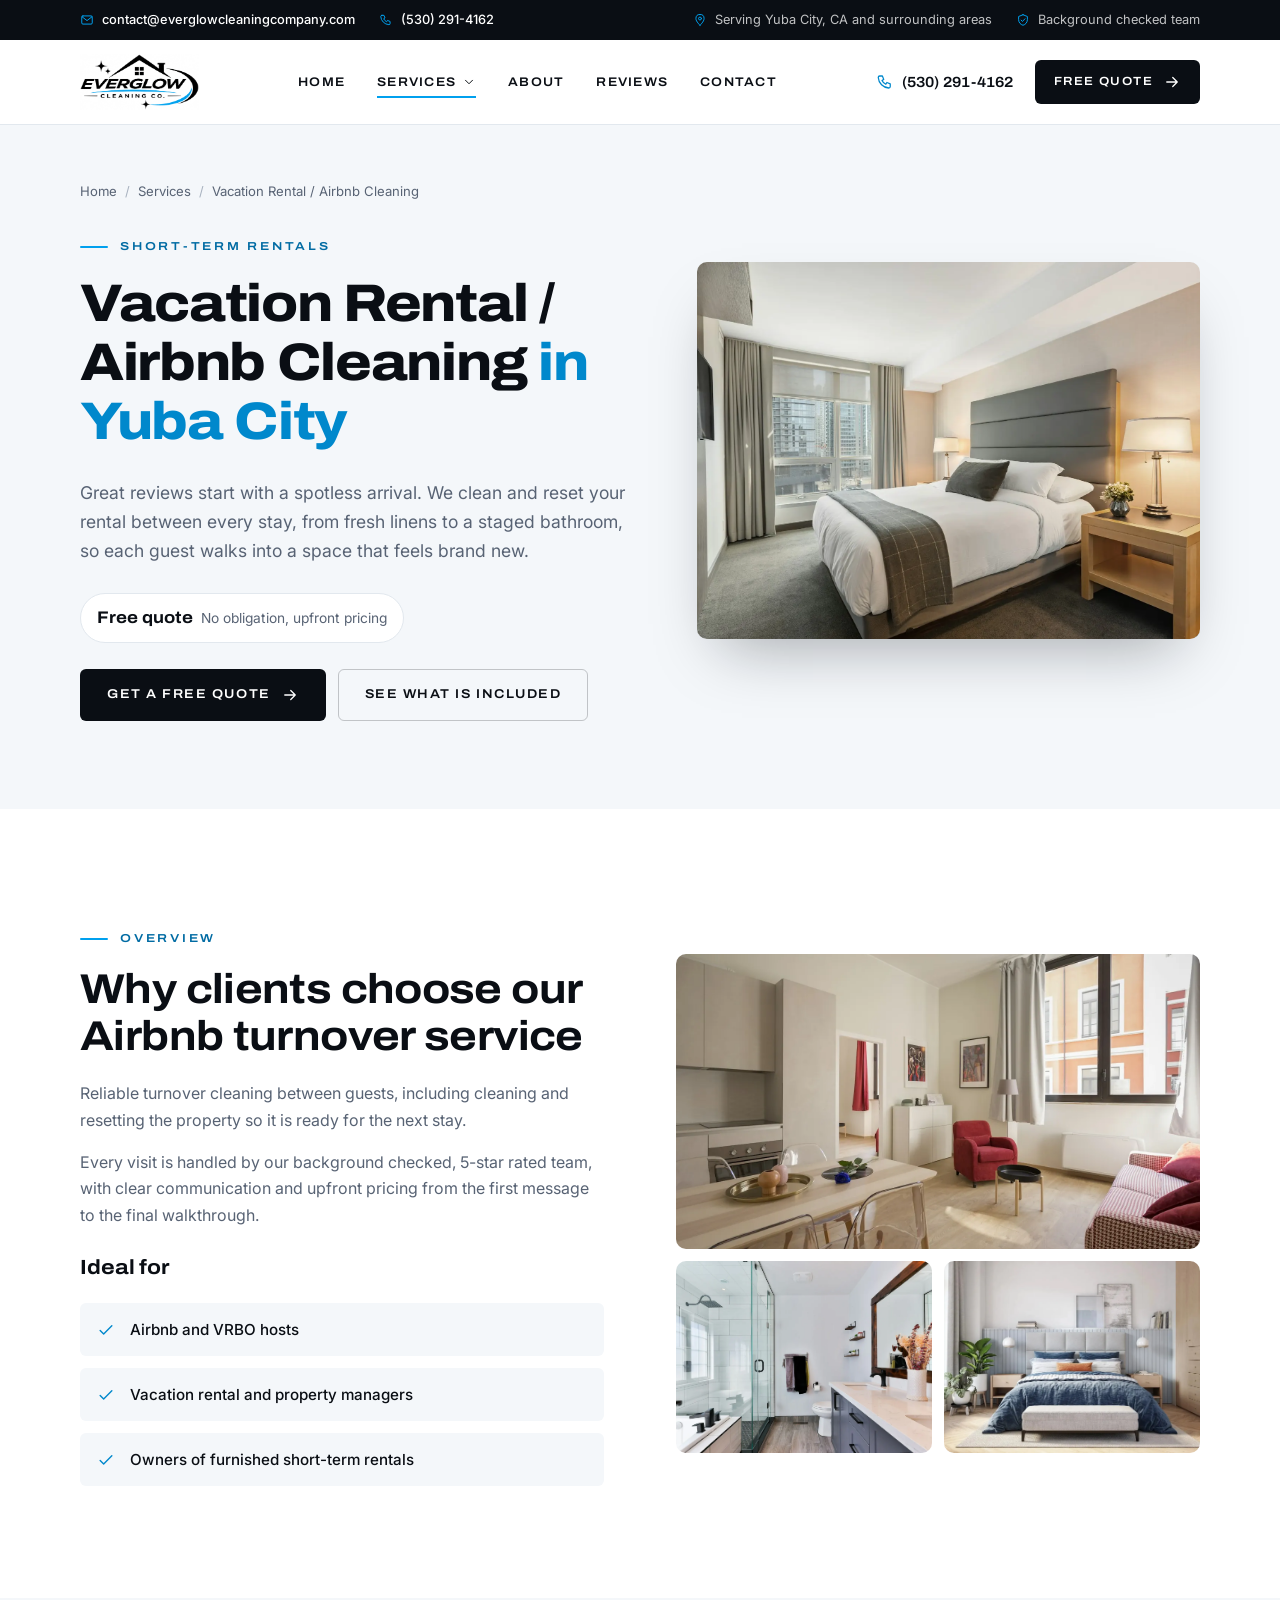
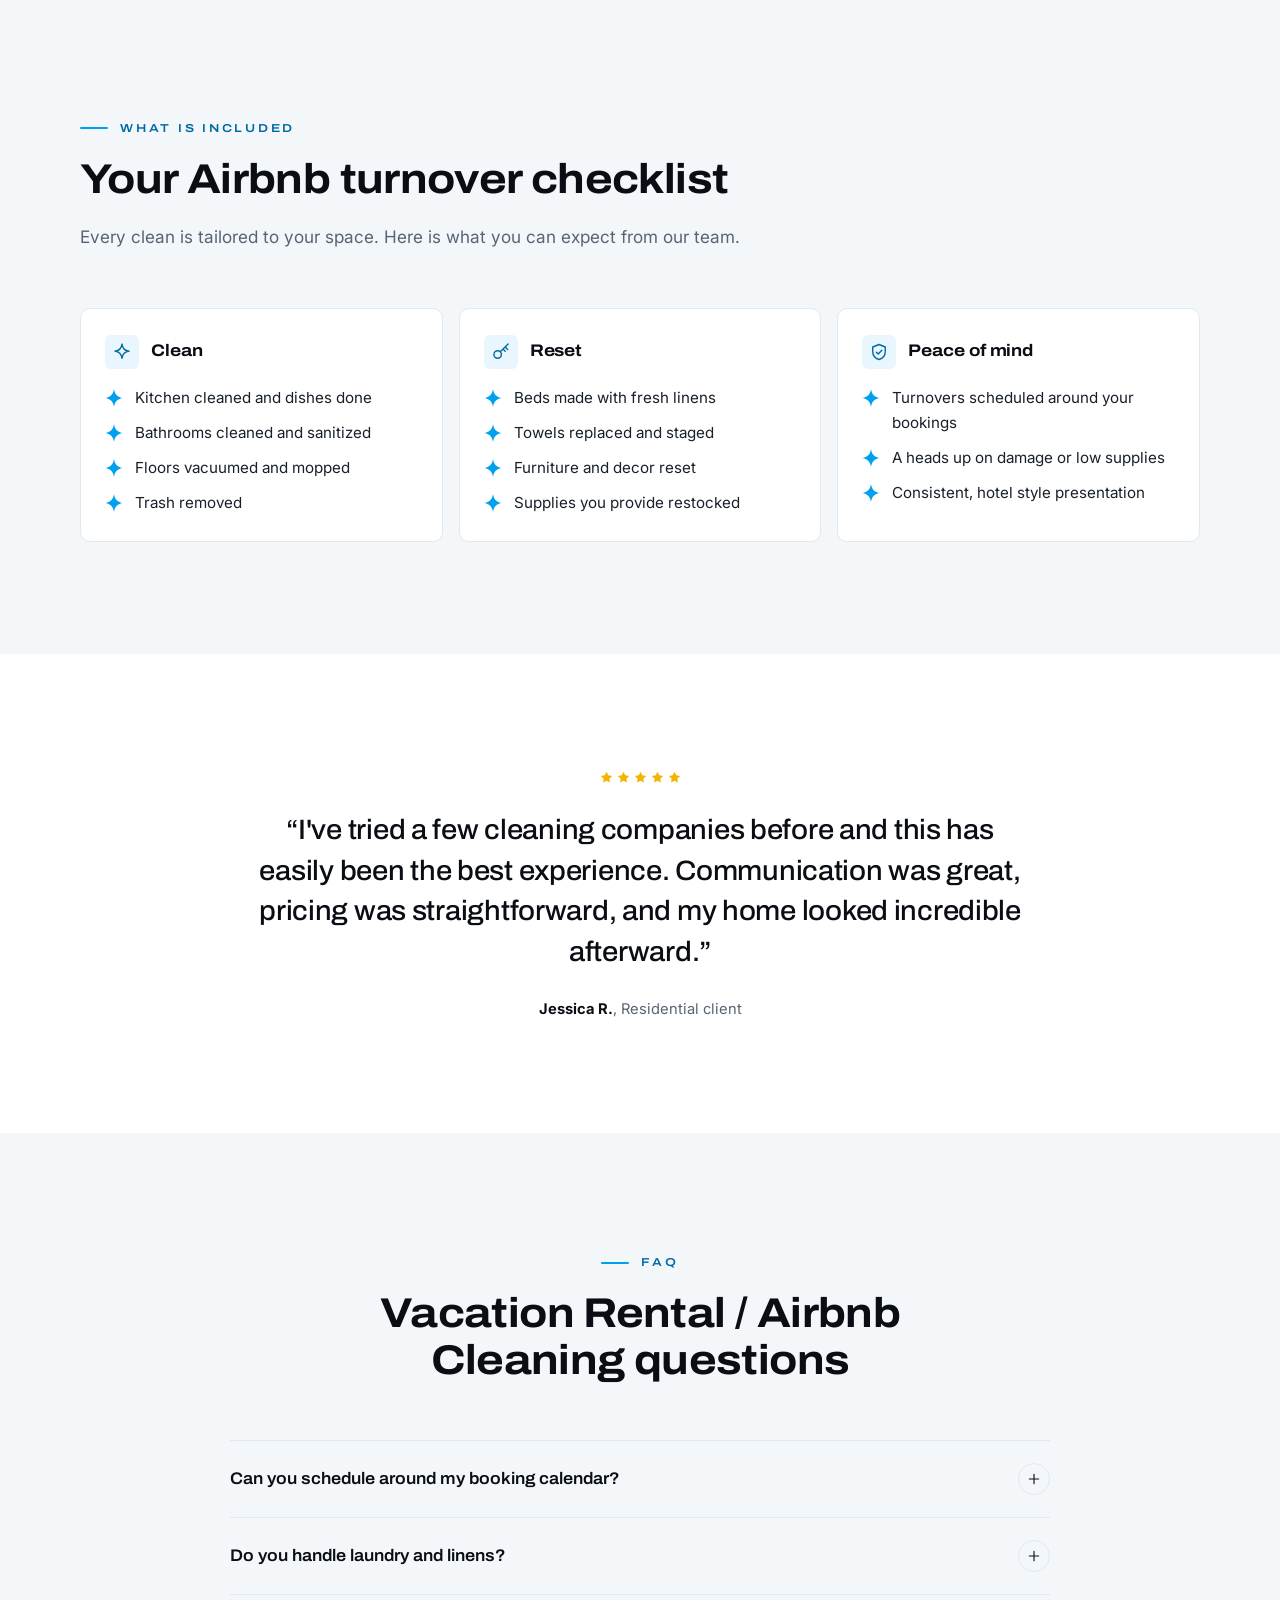
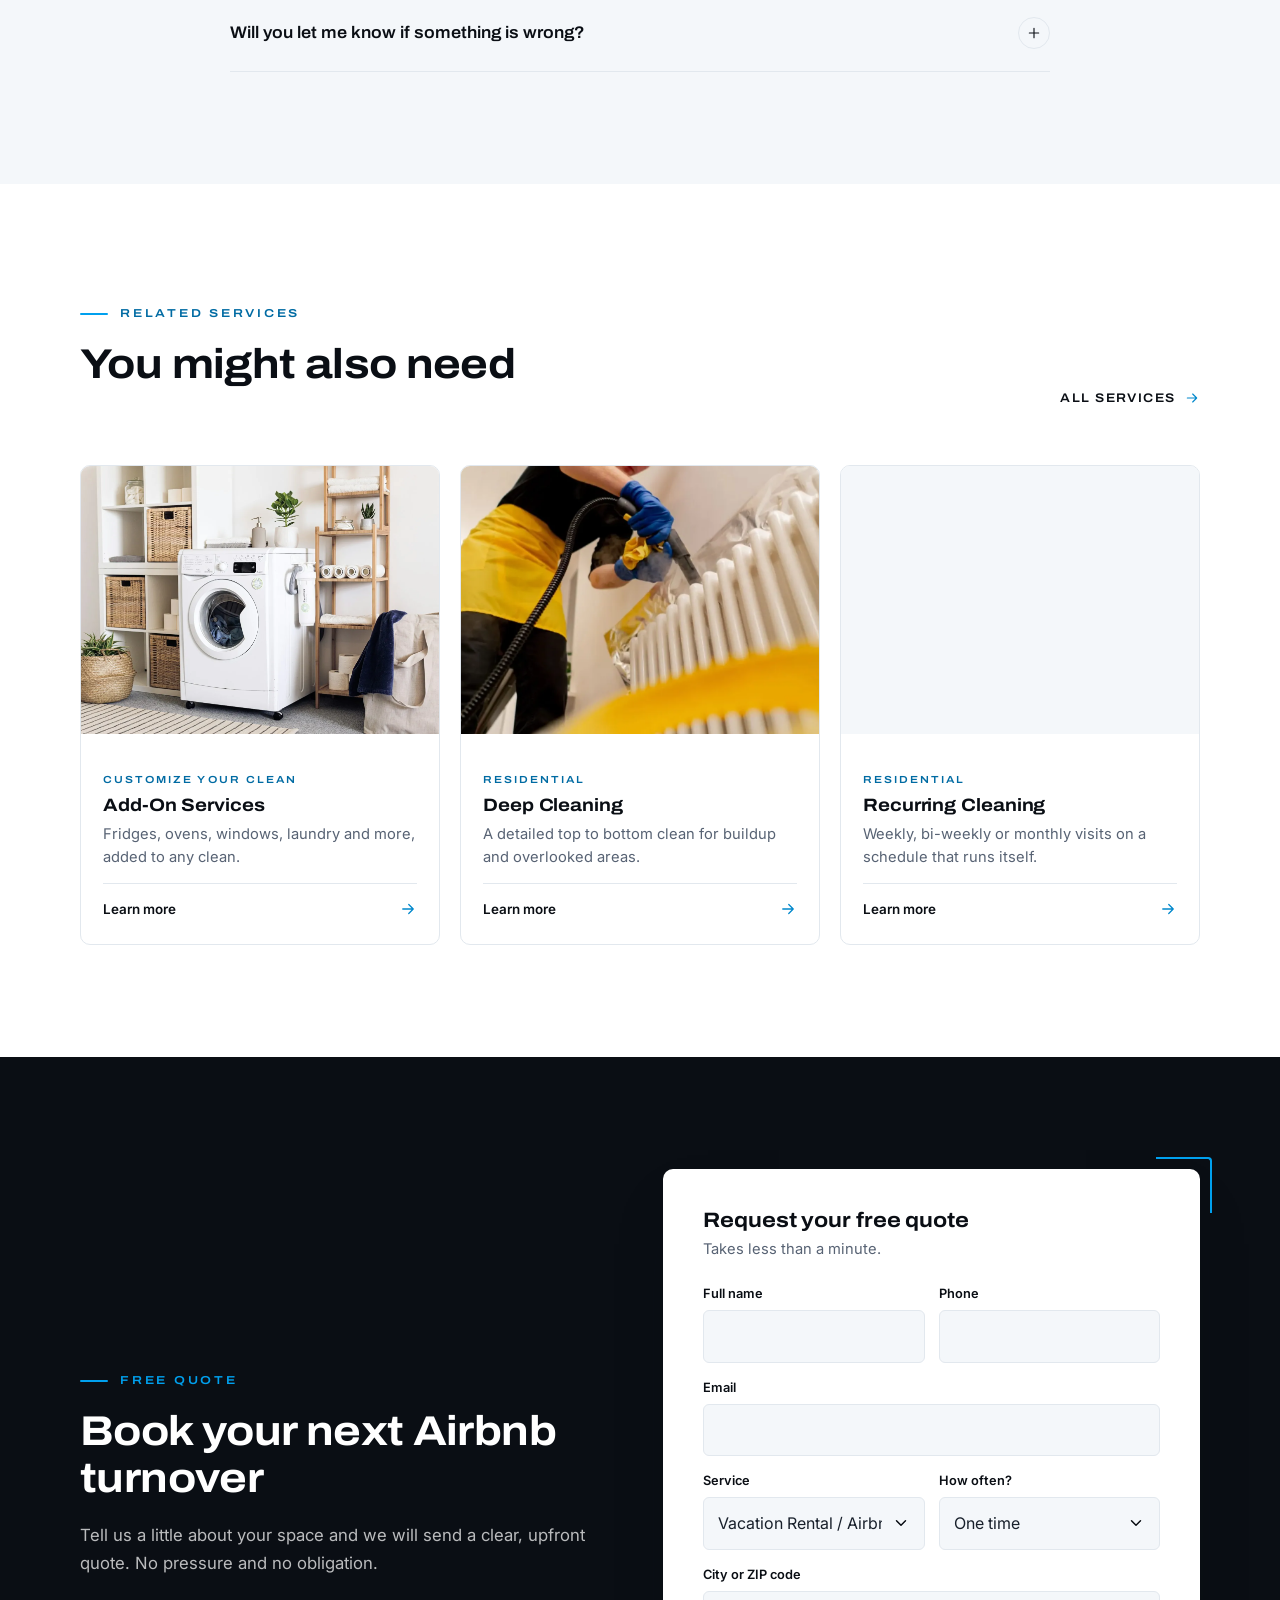
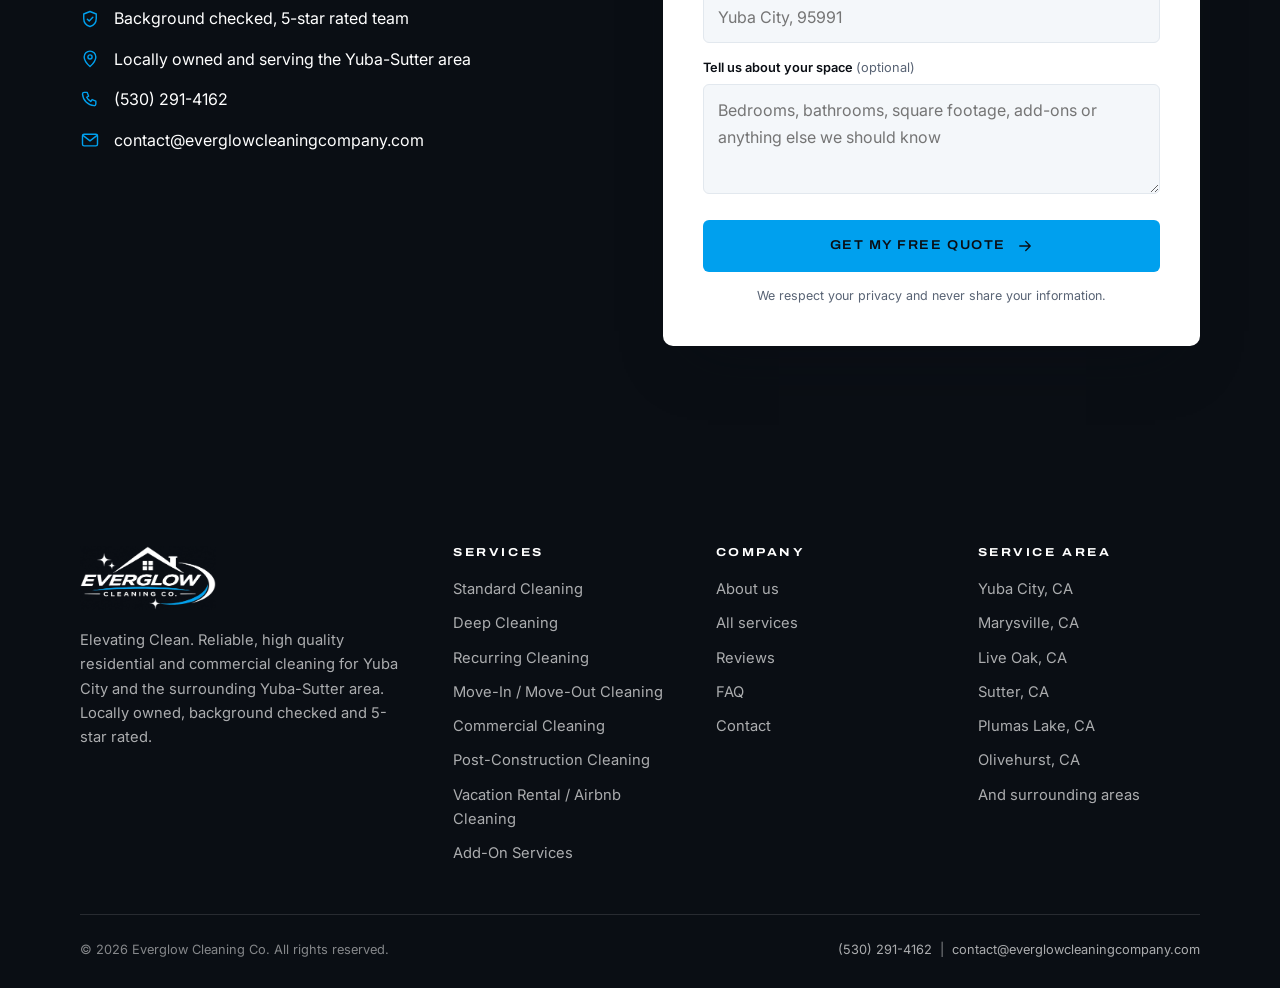
<file: services/vacation-rental-airbnb-cleaning/index.html>
<!DOCTYPE html>
<html lang="en-US">
<head>
<meta charset="utf-8">
<meta name="viewport" content="width=device-width, initial-scale=1, viewport-fit=cover">
<title>Vacation Rental / Airbnb Cleaning in Yuba City, CA | Everglow Cleaning Co.</title>
<meta name="description" content="Reliable turnover cleaning between guests, including cleaning and resetting the property so it is ready for the next stay. Serving Yuba City, Marysville and surrounding areas. Request a free quote.">
<meta name="robots" content="index, follow">
<link rel="canonical" href="https://everglowcleaningcompany.com/services/vacation-rental-airbnb-cleaning/">
<meta name="author" content="Everglow Cleaning Co.">
<meta name="theme-color" content="#0a0e14">
<meta name="format-detection" content="telephone=no">
<meta name="geo.region" content="US-CA">
<meta name="geo.placename" content="Yuba City, California">
<meta name="geo.position" content="39.1404;-121.6169">
<meta name="ICBM" content="39.1404, -121.6169">
<meta property="og:type" content="website">
<meta property="og:site_name" content="Everglow Cleaning Co.">
<meta property="og:locale" content="en_US">
<meta property="og:title" content="Vacation Rental / Airbnb Cleaning in Yuba City, CA | Everglow Cleaning Co.">
<meta property="og:description" content="Reliable turnover cleaning between guests, including cleaning and resetting the property so it is ready for the next stay. Serving Yuba City, Marysville and surrounding areas. Request a free quote.">
<meta property="og:url" content="https://everglowcleaningcompany.com/services/vacation-rental-airbnb-cleaning/">
<meta property="og:image" content="https://everglowcleaningcompany.com/assets/og-image.jpg">
<meta property="og:image:alt" content="Everglow Cleaning Co. logo">
<meta name="twitter:card" content="summary_large_image">
<meta name="twitter:title" content="Vacation Rental / Airbnb Cleaning in Yuba City, CA | Everglow Cleaning Co.">
<meta name="twitter:description" content="Reliable turnover cleaning between guests, including cleaning and resetting the property so it is ready for the next stay. Serving Yuba City, Marysville and surrounding areas. Request a free quote.">
<meta name="twitter:image" content="https://everglowcleaningcompany.com/assets/og-image.jpg">
<link rel="icon" href="../../assets/favicon.svg" type="image/svg+xml">
<link rel="icon" href="../../assets/favicon-32.png" sizes="32x32" type="image/png">
<link rel="alternate icon" href="../../assets/favicon.ico" sizes="any">
<link rel="apple-touch-icon" href="../../assets/apple-touch-icon.png">
<link rel="manifest" href="../../site.webmanifest">
<link rel="preconnect" href="https://fonts.googleapis.com">
<link rel="preconnect" href="https://fonts.gstatic.com" crossorigin>
<link rel="stylesheet" href="https://fonts.googleapis.com/css2?family=Archivo:wdth,wght@100..125,400..800&family=Inter:wght@400;500;600&display=swap">
<link rel="stylesheet" href="../../css/styles.css?v=5">
<script>document.documentElement.classList.add("js")</script>
<script type="application/ld+json">{"@context":"https://schema.org","@graph":[{"@type":"Service","name":"Vacation Rental / Airbnb Cleaning","serviceType":"Vacation Rental / Airbnb Cleaning","description":"Reliable turnover cleaning between guests, including cleaning and resetting the property so it is ready for the next stay.","url":"https://everglowcleaningcompany.com/services/vacation-rental-airbnb-cleaning/","image":"https://everglowcleaningcompany.com/assets/img/airbnb-hero.webp","provider":{"@id":"https://everglowcleaningcompany.com/#business"},"areaServed":[{"@type":"City","name":"Yuba City, CA"},{"@type":"City","name":"Marysville, CA"},{"@type":"City","name":"Live Oak, CA"},{"@type":"City","name":"Sutter, CA"},{"@type":"City","name":"Plumas Lake, CA"},{"@type":"City","name":"Olivehurst, CA"},{"@type":"City","name":"Linda, CA"},{"@type":"City","name":"Wheatland, CA"},{"@type":"City","name":"Gridley, CA"},{"@type":"City","name":"Biggs, CA"}]},{"@type":"FAQPage","mainEntity":[{"@type":"Question","name":"Can you schedule around my booking calendar?","acceptedAnswer":{"@type":"Answer","text":"Yes. Share your upcoming check-outs and we will schedule each turnover so your rental is ready before the next guest arrives."}},{"@type":"Question","name":"Do you handle laundry and linens?","acceptedAnswer":{"@type":"Answer","text":"Linen changes are part of every turnover. Laundry service can be added so fresh sets are always ready to go."}},{"@type":"Question","name":"Will you let me know if something is wrong?","acceptedAnswer":{"@type":"Answer","text":"Yes. If we notice damage, missing items or low supplies, we will let you know right away."}}]},{"@type":"BreadcrumbList","itemListElement":[{"@type":"ListItem","position":1,"name":"Home","item":"https://everglowcleaningcompany.com/"},{"@type":"ListItem","position":2,"name":"Services","item":"https://everglowcleaningcompany.com/services/"},{"@type":"ListItem","position":3,"name":"Vacation Rental / Airbnb Cleaning","item":"https://everglowcleaningcompany.com/services/vacation-rental-airbnb-cleaning/"}]},{"@type":["HouseCleaningService","LocalBusiness"],"@id":"https://everglowcleaningcompany.com/#business","name":"Everglow Cleaning Co.","slogan":"Elevating Clean","url":"https://everglowcleaningcompany.com/","logo":"https://everglowcleaningcompany.com/assets/logo.png","image":"https://everglowcleaningcompany.com/assets/og-image.jpg","email":"contact@everglowcleaningcompany.com","telephone":"+15302914162","founder":{"@type":"Person","name":"Rigo Ramirez"},"priceRange":"$$","description":"Locally owned residential and commercial cleaning company serving Yuba City, CA and surrounding areas.","address":{"@type":"PostalAddress","addressLocality":"Yuba City","addressRegion":"CA","postalCode":"95991","addressCountry":"US"},"geo":{"@type":"GeoCoordinates","latitude":39.1404,"longitude":-121.6169},"areaServed":[{"@type":"City","name":"Yuba City, CA"},{"@type":"City","name":"Marysville, CA"},{"@type":"City","name":"Live Oak, CA"},{"@type":"City","name":"Sutter, CA"},{"@type":"City","name":"Plumas Lake, CA"},{"@type":"City","name":"Olivehurst, CA"},{"@type":"City","name":"Linda, CA"},{"@type":"City","name":"Wheatland, CA"},{"@type":"City","name":"Gridley, CA"},{"@type":"City","name":"Biggs, CA"}],"aggregateRating":{"@type":"AggregateRating","ratingValue":"5","reviewCount":"5","bestRating":"5"},"review":[{"@type":"Review","author":{"@type":"Person","name":"Sarah M."},"reviewRating":{"@type":"Rating","ratingValue":"5","bestRating":"5"},"reviewBody":"Super easy to book and the cleaning team did an amazing job. They showed up on time, were professional, and left the entire house looking spotless. I've already signed up for recurring cleanings!"},{"@type":"Review","author":{"@type":"Person","name":"Jessica R."},"reviewRating":{"@type":"Rating","ratingValue":"5","bestRating":"5"},"reviewBody":"I've tried a few cleaning companies before and this has easily been the best experience. Communication was great, pricing was straightforward, and my home looked incredible afterward."},{"@type":"Review","author":{"@type":"Person","name":"Michael T."},"reviewRating":{"@type":"Rating","ratingValue":"5","bestRating":"5"},"reviewBody":"We booked a deep clean and were extremely impressed. They paid attention to the little details and got areas cleaner than we expected. Definitely using them again."},{"@type":"Review","author":{"@type":"Person","name":"Amanda L."},"reviewRating":{"@type":"Rating","ratingValue":"5","bestRating":"5"},"reviewBody":"Having them come every two weeks has been a lifesaver. They're reliable, consistent, and it's so nice coming home to a clean house without having to worry about it."},{"@type":"Review","author":{"@type":"Person","name":"David K."},"reviewRating":{"@type":"Rating","ratingValue":"5","bestRating":"5"},"reviewBody":"Great experience from start to finish. Booking was simple, they kept me updated, and the cleaners did a fantastic job. Professional, dependable, and absolutely worth it."}],"hasOfferCatalog":{"@type":"OfferCatalog","name":"Cleaning services","itemListElement":[{"@type":"Offer","itemOffered":{"@type":"Service","name":"Standard Cleaning","url":"https://everglowcleaningcompany.com/services/standard-cleaning/"}},{"@type":"Offer","itemOffered":{"@type":"Service","name":"Deep Cleaning","url":"https://everglowcleaningcompany.com/services/deep-cleaning/"}},{"@type":"Offer","itemOffered":{"@type":"Service","name":"Recurring Cleaning","url":"https://everglowcleaningcompany.com/services/recurring-cleaning/"}},{"@type":"Offer","itemOffered":{"@type":"Service","name":"Move-In / Move-Out Cleaning","url":"https://everglowcleaningcompany.com/services/move-in-move-out-cleaning/"}},{"@type":"Offer","itemOffered":{"@type":"Service","name":"Commercial Cleaning","url":"https://everglowcleaningcompany.com/services/commercial-cleaning/"}},{"@type":"Offer","itemOffered":{"@type":"Service","name":"Post-Construction Cleaning","url":"https://everglowcleaningcompany.com/services/post-construction-cleaning/"}},{"@type":"Offer","itemOffered":{"@type":"Service","name":"Vacation Rental / Airbnb Cleaning","url":"https://everglowcleaningcompany.com/services/vacation-rental-airbnb-cleaning/"}},{"@type":"Offer","itemOffered":{"@type":"Service","name":"Add-On Services","url":"https://everglowcleaningcompany.com/services/add-on-services/"}}]}}]}</script>
</head>
<body>
<a class="skip-link" href="#main">Skip to content</a>
<div class="topbar"><div class="container">
<ul><li><svg viewBox="0 0 24 24" fill="none" stroke="currentColor" stroke-width="1.7" stroke-linecap="round" stroke-linejoin="round" aria-hidden="true"><rect x="3" y="5" width="18" height="14" rx="2"/><path d="m3.5 6.5 8.5 6.5 8.5-6.5"/></svg><a href="mailto:contact@everglowcleaningcompany.com">contact@everglowcleaningcompany.com</a></li><li class="topbar__phone"><svg viewBox="0 0 24 24" fill="none" stroke="currentColor" stroke-width="1.7" stroke-linecap="round" stroke-linejoin="round" aria-hidden="true"><path d="M5 4h3.5l1.8 4.5-2.3 1.4a11 11 0 0 0 5.1 5.1l1.4-2.3L19 14.5V18a2 2 0 0 1-2 2A15 15 0 0 1 3 6a2 2 0 0 1 2-2Z"/></svg><a href="tel:+15302914162">(530) 291-4162</a></li></ul>
<ul><li class="topbar__extra"><svg viewBox="0 0 24 24" fill="none" stroke="currentColor" stroke-width="1.7" stroke-linecap="round" stroke-linejoin="round" aria-hidden="true"><path d="M12 21s-7-6.2-7-11.5a7 7 0 1 1 14 0C19 14.8 12 21 12 21Z"/><circle cx="12" cy="9.5" r="2.5"/></svg>Serving Yuba City, CA and surrounding areas</li><li class="topbar__extra"><svg viewBox="0 0 24 24" fill="none" stroke="currentColor" stroke-width="1.7" stroke-linecap="round" stroke-linejoin="round" aria-hidden="true"><path d="M12 3 4.5 6v5.5c0 4.6 3.2 8.4 7.5 9.5 4.3-1.1 7.5-4.9 7.5-9.5V6L12 3Z"/><path d="m8.8 12.2 2.3 2.3 4.3-4.6"/></svg>Background checked team</li></ul>
</div></div>
<header class="site-header">
<div class="container">
<a class="brand" href="../../" aria-label="Everglow Cleaning Co. home"><img src="../../assets/logo.webp" alt="Everglow Cleaning Co." width="720" height="338"></a>
<nav class="nav" aria-label="Main">
<ul class="nav__list">
<li><a class="nav__link" href="../../">Home</a></li>
<li class="has-menu"><a class="nav__link" href="../../services/" aria-haspopup="true" aria-expanded="false" aria-current="page">Services <svg viewBox="0 0 24 24" fill="none" stroke="currentColor" stroke-width="1.7" stroke-linecap="round" stroke-linejoin="round" aria-hidden="true"><path d="m6 9 6 6 6-6"/></svg></a>
<div class="mega" role="menu"><div class="mega__grid"><a class="mega__item" href="../../services/standard-cleaning/"><span class="mega__icon"><svg viewBox="0 0 24 24" fill="none" stroke="currentColor" stroke-width="1.7" stroke-linecap="round" stroke-linejoin="round" aria-hidden="true"><path d="M3.5 11 12 4l8.5 7"/><path d="M5.5 9.5V20h13V9.5"/><path d="M10 20v-5h4v5"/></svg></span><span><strong>Standard Cleaning</strong><span>Routine cleaning that keeps your home fresh, tidy and guest ready.</span></span></a><a class="mega__item" href="../../services/deep-cleaning/"><span class="mega__icon"><svg viewBox="0 0 24 24" fill="none" stroke="currentColor" stroke-width="1.7" stroke-linecap="round" stroke-linejoin="round" aria-hidden="true"><path d="M12 3c.6 4.6 2.9 6.9 7.5 7.5-4.6.6-6.9 2.9-7.5 7.5-.6-4.6-2.9-6.9-7.5-7.5C9.1 9.9 11.4 7.6 12 3Z"/><path d="M19 15.5c.3 1.9 1.1 2.7 3 3-1.9.3-2.7 1.1-3 3-.3-1.9-1.1-2.7-3-3 1.9-.3 2.7-1.1 3-3Z"/></svg></span><span><strong>Deep Cleaning</strong><span>A detailed top to bottom clean for buildup and overlooked areas.</span></span></a><a class="mega__item" href="../../services/recurring-cleaning/"><span class="mega__icon"><svg viewBox="0 0 24 24" fill="none" stroke="currentColor" stroke-width="1.7" stroke-linecap="round" stroke-linejoin="round" aria-hidden="true"><path d="M17 2.5 20.5 6 17 9.5"/><path d="M3.5 11V9.5A3.5 3.5 0 0 1 7 6h13.5"/><path d="M7 21.5 3.5 18 7 14.5"/><path d="M20.5 13v1.5A3.5 3.5 0 0 1 17 18H3.5"/></svg></span><span><strong>Recurring Cleaning</strong><span>Weekly, bi-weekly or monthly visits on a schedule that runs itself.</span></span></a><a class="mega__item" href="../../services/move-in-move-out-cleaning/"><span class="mega__icon"><svg viewBox="0 0 24 24" fill="none" stroke="currentColor" stroke-width="1.7" stroke-linecap="round" stroke-linejoin="round" aria-hidden="true"><path d="M3.5 7.5 12 3l8.5 4.5v9L12 21l-8.5-4.5v-9Z"/><path d="M3.5 7.5 12 12l8.5-4.5M12 12v9"/></svg></span><span><strong>Move-In / Move-Out Cleaning</strong><span>A thorough clean that gets empty homes ready for what is next.</span></span></a><a class="mega__item" href="../../services/commercial-cleaning/"><span class="mega__icon"><svg viewBox="0 0 24 24" fill="none" stroke="currentColor" stroke-width="1.7" stroke-linecap="round" stroke-linejoin="round" aria-hidden="true"><rect x="4.5" y="3" width="15" height="18" rx="1.5"/><path d="M9 7h1.5M13.5 7H15M9 11h1.5M13.5 11H15M9 15h1.5M13.5 15H15M10.5 21v-3h3v3"/></svg></span><span><strong>Commercial Cleaning</strong><span>Custom cleaning plans for offices, retail and commercial spaces.</span></span></a><a class="mega__item" href="../../services/post-construction-cleaning/"><span class="mega__icon"><svg viewBox="0 0 24 24" fill="none" stroke="currentColor" stroke-width="1.7" stroke-linecap="round" stroke-linejoin="round" aria-hidden="true"><path d="m14 6 4 4"/><path d="M11.5 8.5 4 16a1.9 1.9 0 0 0 2.7 2.7l7.5-7.5"/><path d="M12.5 4.5 15 2l7 7-2.5 2.5"/><path d="m12.5 4.5 7 7"/></svg></span><span><strong>Post-Construction Cleaning</strong><span>Dust, debris and residue removed so new spaces are ready to use.</span></span></a><a class="mega__item" href="../../services/vacation-rental-airbnb-cleaning/"><span class="mega__icon"><svg viewBox="0 0 24 24" fill="none" stroke="currentColor" stroke-width="1.7" stroke-linecap="round" stroke-linejoin="round" aria-hidden="true"><circle cx="8" cy="15" r="4.5"/><path d="m11.2 11.8 9.3-9.3M17 6l3 3M14.5 8.5l2.5 2.5"/></svg></span><span><strong>Vacation Rental / Airbnb Cleaning</strong><span>Reliable turnovers that keep your rental ready for five star stays.</span></span></a><a class="mega__item" href="../../services/add-on-services/"><span class="mega__icon"><svg viewBox="0 0 24 24" fill="none" stroke="currentColor" stroke-width="1.7" stroke-linecap="round" stroke-linejoin="round" aria-hidden="true"><rect x="3.5" y="3.5" width="17" height="17" rx="3"/><path d="M12 8v8M8 12h8"/></svg></span><span><strong>Add-On Services</strong><span>Fridges, ovens, windows, laundry and more, added to any clean.</span></span></a></div>
<div class="mega__foot"><span>Not sure which clean you need?</span><a class="text-link" href="../../contact/">Ask us <svg viewBox="0 0 24 24" fill="none" stroke="currentColor" stroke-width="1.7" stroke-linecap="round" stroke-linejoin="round" aria-hidden="true"><path d="M5 12h14M13 6l6 6-6 6"/></svg></a></div></div></li>
<li><a class="nav__link" href="../../about/">About</a></li>
<li><a class="nav__link" href="../../#reviews">Reviews</a></li>
<li><a class="nav__link" href="../../contact/">Contact</a></li>
</ul>
</nav>
<div class="header-actions"><a class="header-phone" href="tel:+15302914162"><svg viewBox="0 0 24 24" fill="none" stroke="currentColor" stroke-width="1.7" stroke-linecap="round" stroke-linejoin="round" aria-hidden="true"><path d="M5 4h3.5l1.8 4.5-2.3 1.4a11 11 0 0 0 5.1 5.1l1.4-2.3L19 14.5V18a2 2 0 0 1-2 2A15 15 0 0 1 3 6a2 2 0 0 1 2-2Z"/></svg><span>(530) 291-4162</span></a><a class="btn btn--primary btn--sm header-cta" href="../../contact/">Free Quote <svg viewBox="0 0 24 24" fill="none" stroke="currentColor" stroke-width="1.7" stroke-linecap="round" stroke-linejoin="round" aria-hidden="true"><path d="M5 12h14M13 6l6 6-6 6"/></svg></a></div>
<button class="menu-toggle" type="button" aria-label="Open menu" aria-expanded="false" aria-controls="mobile-menu"><span class="icon-menu"><svg viewBox="0 0 24 24" fill="none" stroke="currentColor" stroke-width="1.7" stroke-linecap="round" stroke-linejoin="round" aria-hidden="true"><path d="M4 7h16M4 12h16M4 17h16"/></svg></span><span class="icon-close"><svg viewBox="0 0 24 24" fill="none" stroke="currentColor" stroke-width="1.7" stroke-linecap="round" stroke-linejoin="round" aria-hidden="true"><path d="M6 6l12 12M18 6 6 18"/></svg></span></button>
</div>
</header>
<div class="mobile-menu" id="mobile-menu">
<ul>
<li><a href="../../">Home<svg viewBox="0 0 24 24" fill="none" stroke="currentColor" stroke-width="1.7" stroke-linecap="round" stroke-linejoin="round" aria-hidden="true"><path d="M5 12h14M13 6l6 6-6 6"/></svg></a></li>
<li><a href="../../about/">About<svg viewBox="0 0 24 24" fill="none" stroke="currentColor" stroke-width="1.7" stroke-linecap="round" stroke-linejoin="round" aria-hidden="true"><path d="M5 12h14M13 6l6 6-6 6"/></svg></a></li>
<li><a href="../../#reviews">Reviews<svg viewBox="0 0 24 24" fill="none" stroke="currentColor" stroke-width="1.7" stroke-linecap="round" stroke-linejoin="round" aria-hidden="true"><path d="M5 12h14M13 6l6 6-6 6"/></svg></a></li>
<li><a href="../../contact/">Contact<svg viewBox="0 0 24 24" fill="none" stroke="currentColor" stroke-width="1.7" stroke-linecap="round" stroke-linejoin="round" aria-hidden="true"><path d="M5 12h14M13 6l6 6-6 6"/></svg></a></li>
</ul>
<p class="mobile-menu__label">Services</p>
<ul><li><a href="../../services/standard-cleaning/">Standard Cleaning<svg viewBox="0 0 24 24" fill="none" stroke="currentColor" stroke-width="1.7" stroke-linecap="round" stroke-linejoin="round" aria-hidden="true"><path d="M5 12h14M13 6l6 6-6 6"/></svg></a></li><li><a href="../../services/deep-cleaning/">Deep Cleaning<svg viewBox="0 0 24 24" fill="none" stroke="currentColor" stroke-width="1.7" stroke-linecap="round" stroke-linejoin="round" aria-hidden="true"><path d="M5 12h14M13 6l6 6-6 6"/></svg></a></li><li><a href="../../services/recurring-cleaning/">Recurring Cleaning<svg viewBox="0 0 24 24" fill="none" stroke="currentColor" stroke-width="1.7" stroke-linecap="round" stroke-linejoin="round" aria-hidden="true"><path d="M5 12h14M13 6l6 6-6 6"/></svg></a></li><li><a href="../../services/move-in-move-out-cleaning/">Move-In / Move-Out Cleaning<svg viewBox="0 0 24 24" fill="none" stroke="currentColor" stroke-width="1.7" stroke-linecap="round" stroke-linejoin="round" aria-hidden="true"><path d="M5 12h14M13 6l6 6-6 6"/></svg></a></li><li><a href="../../services/commercial-cleaning/">Commercial Cleaning<svg viewBox="0 0 24 24" fill="none" stroke="currentColor" stroke-width="1.7" stroke-linecap="round" stroke-linejoin="round" aria-hidden="true"><path d="M5 12h14M13 6l6 6-6 6"/></svg></a></li><li><a href="../../services/post-construction-cleaning/">Post-Construction Cleaning<svg viewBox="0 0 24 24" fill="none" stroke="currentColor" stroke-width="1.7" stroke-linecap="round" stroke-linejoin="round" aria-hidden="true"><path d="M5 12h14M13 6l6 6-6 6"/></svg></a></li><li><a href="../../services/vacation-rental-airbnb-cleaning/">Vacation Rental / Airbnb Cleaning<svg viewBox="0 0 24 24" fill="none" stroke="currentColor" stroke-width="1.7" stroke-linecap="round" stroke-linejoin="round" aria-hidden="true"><path d="M5 12h14M13 6l6 6-6 6"/></svg></a></li><li><a href="../../services/add-on-services/">Add-On Services<svg viewBox="0 0 24 24" fill="none" stroke="currentColor" stroke-width="1.7" stroke-linecap="round" stroke-linejoin="round" aria-hidden="true"><path d="M5 12h14M13 6l6 6-6 6"/></svg></a></li></ul>
<a class="btn btn--primary btn--block" href="../../contact/">Get a Free Quote <svg viewBox="0 0 24 24" fill="none" stroke="currentColor" stroke-width="1.7" stroke-linecap="round" stroke-linejoin="round" aria-hidden="true"><path d="M5 12h14M13 6l6 6-6 6"/></svg></a>
<a class="btn btn--outline btn--block" style="margin-top:12px" href="tel:+15302914162"><svg viewBox="0 0 24 24" fill="none" stroke="currentColor" stroke-width="1.7" stroke-linecap="round" stroke-linejoin="round" aria-hidden="true"><path d="M5 4h3.5l1.8 4.5-2.3 1.4a11 11 0 0 0 5.1 5.1l1.4-2.3L19 14.5V18a2 2 0 0 1-2 2A15 15 0 0 1 3 6a2 2 0 0 1 2-2Z"/></svg> Call (530) 291-4162</a>
</div>

<main id="main">
<section class="page-hero">
<div class="container">
<div>
<ol class="breadcrumb"><li><a href="../../">Home</a></li><li><a href="../../services/">Services</a></li><li aria-current="page">Vacation Rental / Airbnb Cleaning</li></ol>
<span class="eyebrow">Short-Term Rentals</span>
<h1>Vacation Rental / Airbnb Cleaning <span class="hl">in Yuba City</span></h1>
<p class="page-hero__lead">Great reviews start with a spotless arrival. We clean and reset your rental between every stay, from fresh linens to a staged bathroom, so each guest walks into a space that feels brand new.</p>
<div class="price-chip"><strong>Free quote</strong> No obligation, upfront pricing</div>
<div class="btn-row">
<a class="btn btn--primary" href="../../contact/?service=Vacation%20Rental%20%2F%20Airbnb%20Cleaning">Get a Free Quote <svg viewBox="0 0 24 24" fill="none" stroke="currentColor" stroke-width="1.7" stroke-linecap="round" stroke-linejoin="round" aria-hidden="true"><path d="M5 12h14M13 6l6 6-6 6"/></svg></a>
<a class="btn btn--outline" href="#included">See what is included</a>
</div>
</div>
<div class="page-hero__img"><img src="../../assets/img/airbnb-hero.webp" alt="Hotel style bedroom with crisp white linens ready for the next guest" width="1200" height="900" fetchpriority="high"></div>
</div>
</section>

<section class="section" id="overview">
<div class="container split">
<div class="reveal">
<span class="eyebrow">Overview</span>
<h2>Why clients choose our Airbnb turnover service</h2>
<p>Reliable turnover cleaning between guests, including cleaning and resetting the property so it is ready for the next stay.</p>
<p>Every visit is handled by our background checked, 5-star rated team, with clear communication and upfront pricing from the first message to the final walkthrough.</p>
<h3 style="margin-top:28px">Ideal for</h3><ul class="ideal"><li><svg viewBox="0 0 24 24" fill="none" stroke="currentColor" stroke-width="1.7" stroke-linecap="round" stroke-linejoin="round" aria-hidden="true"><path d="m5 12.5 4.2 4.2L19 7"/></svg>Airbnb and VRBO hosts</li><li><svg viewBox="0 0 24 24" fill="none" stroke="currentColor" stroke-width="1.7" stroke-linecap="round" stroke-linejoin="round" aria-hidden="true"><path d="m5 12.5 4.2 4.2L19 7"/></svg>Vacation rental and property managers</li><li><svg viewBox="0 0 24 24" fill="none" stroke="currentColor" stroke-width="1.7" stroke-linecap="round" stroke-linejoin="round" aria-hidden="true"><path d="m5 12.5 4.2 4.2L19 7"/></svg>Owners of furnished short-term rentals</li></ul>
</div>
<div class="gallery reveal"><img src="../../assets/img/airbnb-living.webp" alt="Bright, stylish vacation rental living room" width="800" height="600" loading="lazy" decoding="async"><img src="../../assets/img/airbnb-bath.webp" alt="Clean modern bathroom staged for the next guest" width="800" height="600" loading="lazy" decoding="async"><img src="../../assets/img/bedroom-styled.webp" alt="Freshly made guest bed with crisp linens and styled pillows" width="800" height="600" loading="lazy" decoding="async"></div>
</div>
</section>
<div id="included"></div>
<section class="section section--mist">
<div class="container">
<div class="section-head"><span class="eyebrow">What is included</span><h2>Your Airbnb turnover checklist</h2><p>Every clean is tailored to your space. Here is what you can expect from our team.</p></div>
<div class="included"><div class="included__group reveal"><h3><span class="mega__icon"><svg viewBox="0 0 24 24" fill="none" stroke="currentColor" stroke-width="1.7" stroke-linecap="round" stroke-linejoin="round" aria-hidden="true"><path d="M12 2.5c.7 5.4 3.1 7.8 8.5 8.5-5.4.7-7.8 3.1-8.5 8.5-.7-5.4-3.1-7.8-8.5-8.5 5.4-.7 7.8-3.1 8.5-8.5Z"/></svg></span>Clean</h3><ul class="checks"><li><svg viewBox="0 0 24 24" fill="currentColor" aria-hidden="true"><path d="M12 0C12.8 7 17 11.2 24 12 17 12.8 12.8 17 12 24 11.2 17 7 12.8 0 12 7 11.2 11.2 7 12 0Z"/></svg>Kitchen cleaned and dishes done</li><li><svg viewBox="0 0 24 24" fill="currentColor" aria-hidden="true"><path d="M12 0C12.8 7 17 11.2 24 12 17 12.8 12.8 17 12 24 11.2 17 7 12.8 0 12 7 11.2 11.2 7 12 0Z"/></svg>Bathrooms cleaned and sanitized</li><li><svg viewBox="0 0 24 24" fill="currentColor" aria-hidden="true"><path d="M12 0C12.8 7 17 11.2 24 12 17 12.8 12.8 17 12 24 11.2 17 7 12.8 0 12 7 11.2 11.2 7 12 0Z"/></svg>Floors vacuumed and mopped</li><li><svg viewBox="0 0 24 24" fill="currentColor" aria-hidden="true"><path d="M12 0C12.8 7 17 11.2 24 12 17 12.8 12.8 17 12 24 11.2 17 7 12.8 0 12 7 11.2 11.2 7 12 0Z"/></svg>Trash removed</li></ul></div><div class="included__group reveal"><h3><span class="mega__icon"><svg viewBox="0 0 24 24" fill="none" stroke="currentColor" stroke-width="1.7" stroke-linecap="round" stroke-linejoin="round" aria-hidden="true"><circle cx="8" cy="15" r="4.5"/><path d="m11.2 11.8 9.3-9.3M17 6l3 3M14.5 8.5l2.5 2.5"/></svg></span>Reset</h3><ul class="checks"><li><svg viewBox="0 0 24 24" fill="currentColor" aria-hidden="true"><path d="M12 0C12.8 7 17 11.2 24 12 17 12.8 12.8 17 12 24 11.2 17 7 12.8 0 12 7 11.2 11.2 7 12 0Z"/></svg>Beds made with fresh linens</li><li><svg viewBox="0 0 24 24" fill="currentColor" aria-hidden="true"><path d="M12 0C12.8 7 17 11.2 24 12 17 12.8 12.8 17 12 24 11.2 17 7 12.8 0 12 7 11.2 11.2 7 12 0Z"/></svg>Towels replaced and staged</li><li><svg viewBox="0 0 24 24" fill="currentColor" aria-hidden="true"><path d="M12 0C12.8 7 17 11.2 24 12 17 12.8 12.8 17 12 24 11.2 17 7 12.8 0 12 7 11.2 11.2 7 12 0Z"/></svg>Furniture and decor reset</li><li><svg viewBox="0 0 24 24" fill="currentColor" aria-hidden="true"><path d="M12 0C12.8 7 17 11.2 24 12 17 12.8 12.8 17 12 24 11.2 17 7 12.8 0 12 7 11.2 11.2 7 12 0Z"/></svg>Supplies you provide restocked</li></ul></div><div class="included__group reveal"><h3><span class="mega__icon"><svg viewBox="0 0 24 24" fill="none" stroke="currentColor" stroke-width="1.7" stroke-linecap="round" stroke-linejoin="round" aria-hidden="true"><path d="M12 3 4.5 6v5.5c0 4.6 3.2 8.4 7.5 9.5 4.3-1.1 7.5-4.9 7.5-9.5V6L12 3Z"/><path d="m8.8 12.2 2.3 2.3 4.3-4.6"/></svg></span>Peace of mind</h3><ul class="checks"><li><svg viewBox="0 0 24 24" fill="currentColor" aria-hidden="true"><path d="M12 0C12.8 7 17 11.2 24 12 17 12.8 12.8 17 12 24 11.2 17 7 12.8 0 12 7 11.2 11.2 7 12 0Z"/></svg>Turnovers scheduled around your bookings</li><li><svg viewBox="0 0 24 24" fill="currentColor" aria-hidden="true"><path d="M12 0C12.8 7 17 11.2 24 12 17 12.8 12.8 17 12 24 11.2 17 7 12.8 0 12 7 11.2 11.2 7 12 0Z"/></svg>A heads up on damage or low supplies</li><li><svg viewBox="0 0 24 24" fill="currentColor" aria-hidden="true"><path d="M12 0C12.8 7 17 11.2 24 12 17 12.8 12.8 17 12 24 11.2 17 7 12.8 0 12 7 11.2 11.2 7 12 0Z"/></svg>Consistent, hotel style presentation</li></ul></div></div></div></section>

<section class="section">
<div class="container quote-feature reveal">
<span class="stars" aria-label="5 out of 5 stars"><svg viewBox="0 0 24 24" fill="currentColor" aria-hidden="true"><path d="m12 2.8 2.8 5.7 6.3.9-4.6 4.4 1.1 6.3L12 17.2l-5.6 2.9 1.1-6.3L2.9 9.4l6.3-.9L12 2.8Z"/></svg><svg viewBox="0 0 24 24" fill="currentColor" aria-hidden="true"><path d="m12 2.8 2.8 5.7 6.3.9-4.6 4.4 1.1 6.3L12 17.2l-5.6 2.9 1.1-6.3L2.9 9.4l6.3-.9L12 2.8Z"/></svg><svg viewBox="0 0 24 24" fill="currentColor" aria-hidden="true"><path d="m12 2.8 2.8 5.7 6.3.9-4.6 4.4 1.1 6.3L12 17.2l-5.6 2.9 1.1-6.3L2.9 9.4l6.3-.9L12 2.8Z"/></svg><svg viewBox="0 0 24 24" fill="currentColor" aria-hidden="true"><path d="m12 2.8 2.8 5.7 6.3.9-4.6 4.4 1.1 6.3L12 17.2l-5.6 2.9 1.1-6.3L2.9 9.4l6.3-.9L12 2.8Z"/></svg><svg viewBox="0 0 24 24" fill="currentColor" aria-hidden="true"><path d="m12 2.8 2.8 5.7 6.3.9-4.6 4.4 1.1 6.3L12 17.2l-5.6 2.9 1.1-6.3L2.9 9.4l6.3-.9L12 2.8Z"/></svg></span>
<blockquote>&ldquo;I&#x27;ve tried a few cleaning companies before and this has easily been the best experience. Communication was great, pricing was straightforward, and my home looked incredible afterward.&rdquo;</blockquote>
<cite><strong>Jessica R.</strong>, Residential client</cite>
</div>
</section>

<section class="section section--mist">
<div class="container">
<div class="section-head section-head--center"><span class="eyebrow">FAQ</span><h2>Vacation Rental / Airbnb Cleaning questions</h2></div>
<div class="faq"><details><summary>Can you schedule around my booking calendar?<span class="faq__icon"><svg viewBox="0 0 24 24" fill="none" stroke="currentColor" stroke-width="1.7" stroke-linecap="round" stroke-linejoin="round" aria-hidden="true"><path d="M12 5v14M5 12h14"/></svg></span></summary><p>Yes. Share your upcoming check-outs and we will schedule each turnover so your rental is ready before the next guest arrives.</p></details><details><summary>Do you handle laundry and linens?<span class="faq__icon"><svg viewBox="0 0 24 24" fill="none" stroke="currentColor" stroke-width="1.7" stroke-linecap="round" stroke-linejoin="round" aria-hidden="true"><path d="M12 5v14M5 12h14"/></svg></span></summary><p>Linen changes are part of every turnover. Laundry service can be added so fresh sets are always ready to go.</p></details><details><summary>Will you let me know if something is wrong?<span class="faq__icon"><svg viewBox="0 0 24 24" fill="none" stroke="currentColor" stroke-width="1.7" stroke-linecap="round" stroke-linejoin="round" aria-hidden="true"><path d="M12 5v14M5 12h14"/></svg></span></summary><p>Yes. If we notice damage, missing items or low supplies, we will let you know right away.</p></details></div>
</div>
</section>

<section class="section">
<div class="container">
<div class="section-head section-head--split"><div><span class="eyebrow">Related services</span><h2>You might also need</h2></div><a class="text-link" href="../../services/">All services <svg viewBox="0 0 24 24" fill="none" stroke="currentColor" stroke-width="1.7" stroke-linecap="round" stroke-linejoin="round" aria-hidden="true"><path d="M5 12h14M13 6l6 6-6 6"/></svg></a></div>
<div class="svc-grid svc-grid--3"><a class="svc-card reveal" href="../../services/add-on-services/">
<div class="svc-card__img"><img src="../../assets/img/addon-hero.webp" alt="Neat laundry room with a front loading washer and folded towels" width="600" height="450" loading="lazy" decoding="async"></div>
<div class="svc-card__body">
<span class="svc-card__tag">Customize your clean</span>
<h3>Add-On Services</h3>
<p>Fridges, ovens, windows, laundry and more, added to any clean.</p>
<div class="svc-card__meta"><span><strong>Learn more</strong></span><svg viewBox="0 0 24 24" fill="none" stroke="currentColor" stroke-width="1.7" stroke-linecap="round" stroke-linejoin="round" aria-hidden="true"><path d="M5 12h14M13 6l6 6-6 6"/></svg></div>
</div>
</a><a class="svc-card reveal" href="../../services/deep-cleaning/">
<div class="svc-card__img"><img src="../../assets/img/deep-hero.webp" alt="Cleaner steam cleaning a radiator during a detailed deep clean" width="600" height="450" loading="lazy" decoding="async"></div>
<div class="svc-card__body">
<span class="svc-card__tag">Residential</span>
<h3>Deep Cleaning</h3>
<p>A detailed top to bottom clean for buildup and overlooked areas.</p>
<div class="svc-card__meta"><span><strong>Learn more</strong></span><svg viewBox="0 0 24 24" fill="none" stroke="currentColor" stroke-width="1.7" stroke-linecap="round" stroke-linejoin="round" aria-hidden="true"><path d="M5 12h14M13 6l6 6-6 6"/></svg></div>
</div>
</a><a class="svc-card reveal" href="../../services/recurring-cleaning/">
<div class="svc-card__img"><img src="../../assets/img/recurring-hero.webp" alt="Clean, sunlit living room with a relaxed dog on the floor" width="600" height="450" loading="lazy" decoding="async"></div>
<div class="svc-card__body">
<span class="svc-card__tag">Residential</span>
<h3>Recurring Cleaning</h3>
<p>Weekly, bi-weekly or monthly visits on a schedule that runs itself.</p>
<div class="svc-card__meta"><span><strong>Learn more</strong></span><svg viewBox="0 0 24 24" fill="none" stroke="currentColor" stroke-width="1.7" stroke-linecap="round" stroke-linejoin="round" aria-hidden="true"><path d="M5 12h14M13 6l6 6-6 6"/></svg></div>
</div>
</a></div>
</div>
</section>

<section class="section section--ink cta" id="quote">
<div class="container">
<div class="cta__copy reveal">
<span class="eyebrow">Free quote</span>
<h2>Book your next Airbnb turnover</h2>
<p>Tell us a little about your space and we will send a clear, upfront quote. No pressure and no obligation.</p>
<ul class="cta__list">
<li><svg viewBox="0 0 24 24" fill="none" stroke="currentColor" stroke-width="1.7" stroke-linecap="round" stroke-linejoin="round" aria-hidden="true"><path d="M12 3 4.5 6v5.5c0 4.6 3.2 8.4 7.5 9.5 4.3-1.1 7.5-4.9 7.5-9.5V6L12 3Z"/><path d="m8.8 12.2 2.3 2.3 4.3-4.6"/></svg>Background checked, 5-star rated team</li>
<li><svg viewBox="0 0 24 24" fill="none" stroke="currentColor" stroke-width="1.7" stroke-linecap="round" stroke-linejoin="round" aria-hidden="true"><path d="M12 21s-7-6.2-7-11.5a7 7 0 1 1 14 0C19 14.8 12 21 12 21Z"/><circle cx="12" cy="9.5" r="2.5"/></svg>Locally owned and serving the Yuba-Sutter area</li>
<li><svg viewBox="0 0 24 24" fill="none" stroke="currentColor" stroke-width="1.7" stroke-linecap="round" stroke-linejoin="round" aria-hidden="true"><path d="M5 4h3.5l1.8 4.5-2.3 1.4a11 11 0 0 0 5.1 5.1l1.4-2.3L19 14.5V18a2 2 0 0 1-2 2A15 15 0 0 1 3 6a2 2 0 0 1 2-2Z"/></svg><a href="tel:+15302914162">(530) 291-4162</a></li>
<li><svg viewBox="0 0 24 24" fill="none" stroke="currentColor" stroke-width="1.7" stroke-linecap="round" stroke-linejoin="round" aria-hidden="true"><rect x="3" y="5" width="18" height="14" rx="2"/><path d="m3.5 6.5 8.5 6.5 8.5-6.5"/></svg><a href="mailto:contact@everglowcleaningcompany.com">contact@everglowcleaningcompany.com</a></li>
</ul>
</div>
<div class="form-card reveal">
<h3>Request your free quote</h3>
<p>Takes less than a minute.</p>
<form data-quote data-email="contact@everglowcleaningcompany.com" novalidate>
<div class="form-grid form-grid--2">
<div class="field"><label for="q-name">Full name</label><input id="q-name" name="Name" type="text" autocomplete="name" required></div>
<div class="field"><label for="q-phone">Phone</label><input id="q-phone" name="Phone" type="tel" autocomplete="tel" inputmode="tel" required></div>
<div class="field field--full"><label for="q-email">Email</label><input id="q-email" name="Email" type="email" autocomplete="email" required></div>
<div class="field"><label for="q-service">Service</label><select id="q-service" name="Service" required><option value="">Choose a service</option><option value="Standard Cleaning">Standard Cleaning</option><option value="Deep Cleaning">Deep Cleaning</option><option value="Recurring Cleaning">Recurring Cleaning</option><option value="Move-In / Move-Out Cleaning">Move-In / Move-Out Cleaning</option><option value="Commercial Cleaning">Commercial Cleaning</option><option value="Post-Construction Cleaning">Post-Construction Cleaning</option><option value="Vacation Rental / Airbnb Cleaning" selected>Vacation Rental / Airbnb Cleaning</option><option value="Add-On Services">Add-On Services</option></select></div>
<div class="field"><label for="q-freq">How often?</label><select id="q-freq" name="Frequency"><option>One time</option><option>Weekly</option><option>Bi-weekly</option><option>Monthly</option><option>Not sure yet</option></select></div>
<div class="field field--full"><label for="q-city">City or ZIP code</label><input id="q-city" name="Location" type="text" autocomplete="postal-code" placeholder="Yuba City, 95991"></div>
<div class="field field--full"><label for="q-msg">Tell us about your space <span style="font-weight:400;color:var(--muted)">(optional)</span></label><textarea id="q-msg" name="Details" placeholder="Bedrooms, bathrooms, square footage, add-ons or anything else we should know"></textarea></div>
</div>
<button class="btn btn--glow btn--block" type="submit" style="margin-top:18px">Get My Free Quote <svg viewBox="0 0 24 24" fill="none" stroke="currentColor" stroke-width="1.7" stroke-linecap="round" stroke-linejoin="round" aria-hidden="true"><path d="M5 12h14M13 6l6 6-6 6"/></svg></button>
<p class="form-note">We respect your privacy and never share your information.</p>
</form>
<div class="form-success" role="status"><svg viewBox="0 0 24 24" fill="none" stroke="currentColor" stroke-width="1.7" stroke-linecap="round" stroke-linejoin="round" aria-hidden="true"><path d="m5 12.5 4.2 4.2L19 7"/></svg><h3>Thank you!</h3><p>Your request is on its way. We will be in touch shortly with your quote.</p></div>
</div>
</div>
</section>
</main>
<footer class="site-footer">
<div class="container">
<div class="footer-grid">
<div class="footer-brand">
<img src="../../assets/logo-white.webp" alt="Everglow Cleaning Co." width="720" height="338" loading="lazy">
<p>Elevating Clean. Reliable, high quality residential and commercial cleaning for Yuba City and the surrounding Yuba-Sutter area. Locally owned, background checked and 5-star rated.</p>
</div>
<div><h4>Services</h4><ul><li><a href="../../services/standard-cleaning/">Standard Cleaning</a></li><li><a href="../../services/deep-cleaning/">Deep Cleaning</a></li><li><a href="../../services/recurring-cleaning/">Recurring Cleaning</a></li><li><a href="../../services/move-in-move-out-cleaning/">Move-In / Move-Out Cleaning</a></li><li><a href="../../services/commercial-cleaning/">Commercial Cleaning</a></li><li><a href="../../services/post-construction-cleaning/">Post-Construction Cleaning</a></li><li><a href="../../services/vacation-rental-airbnb-cleaning/">Vacation Rental / Airbnb Cleaning</a></li><li><a href="../../services/add-on-services/">Add-On Services</a></li></ul></div>
<div><h4>Company</h4><ul><li><a href="../../about/">About us</a></li><li><a href="../../services/">All services</a></li><li><a href="../../#reviews">Reviews</a></li><li><a href="../../#faq">FAQ</a></li><li><a href="../../contact/">Contact</a></li></ul></div>
<div><h4>Service area</h4><ul><li>Yuba City, CA</li><li>Marysville, CA</li><li>Live Oak, CA</li><li>Sutter, CA</li><li>Plumas Lake, CA</li><li>Olivehurst, CA</li><li><a href="../../contact/">And surrounding areas</a></li></ul></div>
</div>
<div class="footer-bottom">
<span>&copy; <span data-year>2026</span> Everglow Cleaning Co. All rights reserved.</span>
<span><a href="tel:+15302914162">(530) 291-4162</a> &nbsp;|&nbsp; <a href="mailto:contact@everglowcleaningcompany.com">contact@everglowcleaningcompany.com</a></span>
</div>
</div>
</footer>
<div class="mobile-cta"><a class="btn btn--outline" href="tel:+15302914162" aria-label="Call (530) 291-4162"><svg viewBox="0 0 24 24" fill="none" stroke="currentColor" stroke-width="1.7" stroke-linecap="round" stroke-linejoin="round" aria-hidden="true"><path d="M5 4h3.5l1.8 4.5-2.3 1.4a11 11 0 0 0 5.1 5.1l1.4-2.3L19 14.5V18a2 2 0 0 1-2 2A15 15 0 0 1 3 6a2 2 0 0 1 2-2Z"/></svg> Call</a><a class="btn btn--primary" href="../../contact/">Free Quote</a></div>
<script src="../../js/main.js?v=5" defer></script>
</body>
</html>
</file>
<file: css/styles.css>
/* Everglow Cleaning Co. | styles.css
   Brand: logo black + Everglow blue (#00A0EE)
   Type: Archivo (expanded) for headings, Inter for body */

:root {
  --ink: #0a0e14;
  --ink-2: #131a24;
  --ink-3: #1d2633;
  --glow: #00a0ee;
  --glow-600: #0088cc;
  --glow-700: #006ba3;
  --glow-50: #eaf6fd;
  --glow-100: #d3ecfb;
  --mist: #f4f7fa;
  --line: #e2e8ee;
  --line-dark: rgba(255, 255, 255, 0.12);
  --text: #18202b;
  --muted: #586374;
  --white: #fff;
  --radius: 6px;
  --radius-lg: 10px;
  --shadow-sm: 0 1px 2px rgba(10, 14, 20, 0.06), 0 2px 8px rgba(10, 14, 20, 0.04);
  --shadow: 0 10px 30px -12px rgba(10, 14, 20, 0.18);
  --shadow-lg: 0 30px 60px -24px rgba(10, 14, 20, 0.35);
  --font-head: "Archivo", "Helvetica Neue", Arial, sans-serif;
  --font-body: "Inter", system-ui, -apple-system, "Segoe UI", Roboto, sans-serif;
  --container: 1200px;
  --gutter: clamp(20px, 5vw, 40px);
  --section: clamp(64px, 9vw, 112px);
  --header-h: 72px;
}

*, *::before, *::after { box-sizing: border-box; }
html { -webkit-text-size-adjust: 100%; scroll-behavior: smooth; scroll-padding-top: calc(var(--header-h) + 16px); }
body {
  margin: 0;
  font-family: var(--font-body);
  font-size: 16px;
  line-height: 1.65;
  color: var(--text);
  background: var(--white);
  -webkit-font-smoothing: antialiased;
  -moz-osx-font-smoothing: grayscale;
  overflow-x: hidden;
}
img { max-width: 100%; height: auto; display: block; }
a { color: var(--glow-700); text-decoration: none; }
a:hover { color: var(--glow-600); }
button, input, select, textarea { font: inherit; color: inherit; }
:focus-visible { outline: 2px solid var(--glow); outline-offset: 3px; border-radius: 2px; }
::selection { background: var(--glow-100); color: var(--ink); }

h1, h2, h3, h4 {
  font-family: var(--font-head);
  font-stretch: 112%;
  font-weight: 700;
  color: var(--ink);
  line-height: 1.12;
  letter-spacing: -0.015em;
  margin: 0 0 0.5em;
}
h1 { font-size: clamp(2.15rem, 5.6vw, 3.9rem); font-weight: 800; letter-spacing: -0.025em; }
h2 { font-size: clamp(1.75rem, 3.6vw, 2.6rem); }
h3 { font-size: clamp(1.1rem, 1.6vw, 1.3rem); letter-spacing: -0.005em; }
p { margin: 0 0 1em; }

.container { width: 100%; max-width: var(--container); margin: 0 auto; padding: 0 var(--gutter); }
.section { padding: var(--section) 0; }
.section--mist { background: var(--mist); }
.section--ink { background: var(--ink); color: rgba(255, 255, 255, 0.78); }
.section--ink h2, .section--ink h3 { color: var(--white); }
.skip-link { position: absolute; left: -9999px; top: 8px; z-index: 200; background: var(--ink); color: #fff; padding: 10px 16px; border-radius: var(--radius); }
.skip-link:focus { left: 8px; color: #fff; }
.visually-hidden { position: absolute !important; width: 1px; height: 1px; overflow: hidden; clip: rect(0 0 0 0); white-space: nowrap; }

/* Eyebrow: echoes the tracked "CLEANING CO." line in the logo */
.eyebrow {
  display: inline-flex; align-items: center; gap: 12px;
  font-family: var(--font-head); font-stretch: 118%;
  font-size: 0.72rem; font-weight: 600; letter-spacing: 0.24em; text-transform: uppercase;
  color: var(--glow-700); margin-bottom: 18px;
}
.eyebrow::before { content: ""; width: 28px; height: 2px; background: var(--glow); border-radius: 2px; }
.section--ink .eyebrow, .on-dark .eyebrow { color: var(--glow); }
.section-head { max-width: 680px; margin-bottom: clamp(36px, 5vw, 56px); }
.section-head--center { margin-left: auto; margin-right: auto; text-align: center; }
.section-head--center .eyebrow { justify-content: center; }
.section-head p { color: var(--muted); font-size: 1.075rem; margin: 0; }
.section--ink .section-head p { color: rgba(255, 255, 255, 0.7); }
.section-head--split { max-width: none; display: flex; flex-wrap: wrap; justify-content: space-between; align-items: flex-end; gap: 20px 40px; }
.section-head--split > div { max-width: 640px; }

/* Signature swoosh under a key word */
.swoosh { position: relative; white-space: nowrap; color: var(--ink); }
.swoosh svg { position: absolute; left: -2%; bottom: -0.2em; width: 104%; height: 0.36em; fill: var(--glow); pointer-events: none; }
.hl { color: var(--glow-600); }

/* Buttons */
.btn {
  display: inline-flex; align-items: center; justify-content: center; gap: 10px;
  min-height: 52px; padding: 0 26px;
  font-family: var(--font-head); font-stretch: 110%; font-weight: 600;
  font-size: 0.8rem; letter-spacing: 0.12em; text-transform: uppercase;
  border-radius: var(--radius); border: 1.5px solid transparent; cursor: pointer;
  transition: background-color .2s ease, color .2s ease, border-color .2s ease, transform .2s ease, box-shadow .2s ease;
  white-space: nowrap;
}
.btn svg { width: 18px; height: 18px; flex: none; transition: transform .2s ease; }
.btn:hover svg { transform: translateX(3px); }
.btn--primary { background: var(--ink); color: var(--white); }
.btn--primary:hover { background: var(--ink-3); color: var(--white); box-shadow: 0 8px 20px -10px rgba(10,14,20,.6); }
.btn--glow { background: var(--glow); color: var(--ink); }
.btn--glow:hover { background: #22b0f5; color: var(--ink); box-shadow: 0 10px 24px -10px rgba(0,160,238,.7); }
.btn--outline { background: transparent; color: var(--ink); border-color: rgba(10,14,20,.22); }
.btn--outline:hover { border-color: var(--ink); color: var(--ink); }
.btn--outline-light { background: transparent; color: #fff; border-color: rgba(255,255,255,.3); }
.btn--outline-light:hover { border-color: #fff; color: #fff; }
.btn--sm { min-height: 44px; padding: 0 18px; font-size: 0.74rem; }
.btn--block { width: 100%; }
.btn-row { display: flex; flex-wrap: wrap; gap: 12px; }

.text-link {
  display: inline-flex; align-items: center; gap: 8px;
  font-family: var(--font-head); font-stretch: 110%; font-weight: 600; font-size: 0.78rem;
  letter-spacing: 0.12em; text-transform: uppercase; color: var(--ink);
}
.text-link svg { width: 16px; height: 16px; color: var(--glow-600); transition: transform .2s ease; }
.text-link:hover { color: var(--glow-700); }
.text-link:hover svg { transform: translateX(4px); }

/* Top bar */
.topbar { background: var(--ink); color: rgba(255,255,255,.75); font-size: 0.8rem; }
.topbar .container { display: flex; justify-content: space-between; align-items: center; gap: 16px; min-height: 40px; }
.topbar ul { display: flex; gap: 24px; list-style: none; margin: 0; padding: 0; }
.topbar li { display: inline-flex; align-items: center; gap: 8px; }
.topbar svg { width: 14px; height: 14px; color: var(--glow); }
.topbar a { color: #fff; font-weight: 500; }
.topbar a:hover { color: var(--glow); }
.topbar__extra { display: none !important; }

/* Header */
.site-header { position: sticky; top: 0; z-index: 100; background: rgba(255,255,255,.94); backdrop-filter: saturate(160%) blur(12px); -webkit-backdrop-filter: saturate(160%) blur(12px); border-bottom: 1px solid var(--line); transition: box-shadow .25s ease; }
.site-header.is-scrolled { box-shadow: 0 6px 24px -14px rgba(10,14,20,.35); }
.site-header .container { display: flex; align-items: center; justify-content: space-between; gap: 24px; height: var(--header-h); }
.brand { display: inline-flex; align-items: center; flex: none; }
.brand img { height: 48px; width: auto; }
.nav { display: none; }
.nav__list { display: flex; align-items: center; gap: 4px; list-style: none; margin: 0; padding: 0; }
.nav__link {
  display: inline-flex; align-items: center; gap: 6px; padding: 10px 14px;
  font-family: var(--font-head); font-stretch: 110%; font-size: 0.78rem; font-weight: 600;
  letter-spacing: 0.1em; text-transform: uppercase; color: var(--ink);
  background: none; border: 0; cursor: pointer; position: relative;
}
.nav__link::after { content: ""; position: absolute; left: 14px; right: 14px; bottom: 4px; height: 2px; background: var(--glow); transform: scaleX(0); transform-origin: left; transition: transform .25s ease; }
.nav__link:hover, .nav__link[aria-current="page"] { color: var(--ink); }
.nav__link:hover::after, .nav__link[aria-current="page"]::after { transform: scaleX(1); }
.nav__link svg { width: 14px; height: 14px; transition: transform .2s ease; }
.has-menu { position: relative; }
.has-menu.is-open .nav__link svg { transform: rotate(180deg); }
.mega {
  position: absolute; top: calc(100% + 12px); left: 50%; transform: translate(-50%, 8px);
  width: 640px; padding: 24px; background: #fff; border: 1px solid var(--line); border-radius: var(--radius-lg);
  box-shadow: var(--shadow-lg); opacity: 0; visibility: hidden; transition: opacity .2s ease, transform .2s ease, visibility .2s;
}
.mega::before { content: ""; position: absolute; top: -14px; left: 0; right: 0; height: 14px; }
.has-menu.is-open .mega { opacity: 1; visibility: visible; transform: translate(-50%, 0); }
.mega__grid { display: grid; grid-template-columns: 1fr 1fr; gap: 4px; }
.mega__item { display: flex; gap: 14px; align-items: flex-start; padding: 12px; border-radius: var(--radius); color: var(--text); }
.mega__item:hover { background: var(--mist); color: var(--text); }
.mega__icon { flex: none; width: 38px; height: 38px; border-radius: var(--radius); background: var(--glow-50); color: var(--glow-700); display: grid; place-items: center; }
.mega__icon svg { width: 20px; height: 20px; }
.mega__item strong { display: block; font-family: var(--font-head); font-stretch: 108%; font-size: 0.92rem; color: var(--ink); line-height: 1.3; }
.mega__item span { display: block; font-size: 0.8rem; color: var(--muted); line-height: 1.45; margin-top: 2px; }
.mega__foot { display: flex; justify-content: space-between; align-items: center; margin-top: 16px; padding-top: 16px; border-top: 1px solid var(--line); font-size: 0.86rem; color: var(--muted); }
.header-cta { display: none; }
.menu-toggle { display: inline-grid; place-items: center; width: 46px; height: 46px; border: 1px solid var(--line); border-radius: var(--radius); background: #fff; cursor: pointer; color: var(--ink); }
.menu-toggle svg { width: 22px; height: 22px; }
.menu-toggle .icon-close { display: none; }
.menu-open .menu-toggle .icon-close { display: block; }
.menu-open .menu-toggle .icon-menu { display: none; }

/* Mobile menu */
.mobile-menu {
  position: fixed; inset: var(--header-h) 0 0 0; z-index: 99; background: #fff;
  overflow-y: auto; -webkit-overflow-scrolling: touch; padding: 8px var(--gutter) 32px;
  opacity: 0; visibility: hidden; transform: translateY(-8px); transition: opacity .2s ease, transform .2s ease, visibility .2s;
}
.menu-open .mobile-menu { opacity: 1; visibility: visible; transform: none; }
.menu-open { overflow: hidden; }
.mobile-menu__label { font-family: var(--font-head); font-stretch: 118%; font-size: 0.7rem; letter-spacing: 0.22em; text-transform: uppercase; color: var(--muted); margin: 22px 0 6px; }
.mobile-menu ul { list-style: none; margin: 0; padding: 0; }
.mobile-menu li a { display: flex; align-items: center; justify-content: space-between; padding: 14px 0; border-bottom: 1px solid var(--line); color: var(--ink); font-weight: 500; font-size: 1.02rem; }
.mobile-menu li a svg { width: 18px; height: 18px; color: var(--glow-600); }
.mobile-menu .btn { margin-top: 28px; }

/* Hero */
.hero { position: relative; background: var(--mist); overflow: hidden; }
.hero::before { content: ""; position: absolute; right: -10%; top: -30%; width: 70%; aspect-ratio: 1; background: radial-gradient(closest-side, rgba(0,160,238,.12), transparent 70%); pointer-events: none; }
.hero .container { position: relative; display: grid; gap: 40px; padding-top: clamp(40px, 7vw, 88px); padding-bottom: clamp(56px, 8vw, 104px); }
.hero__lead { font-size: clamp(1.05rem, 1.6vw, 1.2rem); color: var(--muted); max-width: 540px; margin: 22px 0 32px; padding-left: 20px; border-left: 2px solid var(--glow); }
.hero__trust { display: grid; grid-template-columns: repeat(3, auto); justify-content: start; gap: 12px 28px; margin-top: 36px; padding: 0; list-style: none; }
.hero__trust li { display: flex; align-items: center; gap: 10px; font-size: 0.88rem; font-weight: 500; color: var(--ink); }
.hero__trust svg { width: 20px; height: 20px; color: var(--glow-600); flex: none; }
.hero__media { position: relative; }
.hero__img { border-radius: var(--radius-lg); overflow: hidden; aspect-ratio: 4 / 3.4; box-shadow: var(--shadow-lg); }
.hero__img img { width: 100%; height: 100%; object-fit: cover; }
.hero__corner { position: absolute; top: -14px; right: -14px; width: 64px; height: 64px; border-top: 2px solid var(--glow); border-right: 2px solid var(--glow); border-top-right-radius: 4px; }
.rating-card {
  position: absolute; left: -12px; bottom: 28px; display: flex; align-items: center; gap: 14px;
  background: #fff; padding: 14px 18px; border-radius: var(--radius-lg); box-shadow: var(--shadow);
}
.rating-card__score { font-family: var(--font-head); font-stretch: 112%; font-weight: 800; font-size: 1.8rem; color: var(--ink); line-height: 1; }
.stars { display: inline-flex; gap: 2px; color: #f5b301; }
.stars svg { width: 15px; height: 15px; }
.rating-card small { display: block; font-size: 0.78rem; color: var(--muted); margin-top: 3px; }

/* Page hero (inner pages) */
.page-hero { background: var(--mist); position: relative; overflow: hidden; }
.page-hero .container { display: grid; gap: 36px; align-items: center; padding-top: clamp(28px, 5vw, 56px); padding-bottom: clamp(48px, 7vw, 88px); }
.page-hero h1 { font-size: clamp(2rem, 4.8vw, 3.3rem); }
.page-hero__lead { font-size: 1.1rem; color: var(--muted); max-width: 560px; margin: 18px 0 28px; }
.page-hero__img { border-radius: var(--radius-lg); overflow: hidden; aspect-ratio: 4 / 3; box-shadow: var(--shadow-lg); position: relative; }
.page-hero__img img { width: 100%; height: 100%; object-fit: cover; }
.page-hero--simple .container { grid-template-columns: 1fr; text-align: left; }
.breadcrumb { display: flex; flex-wrap: wrap; gap: 8px; list-style: none; margin: 0 0 26px; padding: 0; font-size: 0.82rem; color: var(--muted); }
.breadcrumb li + li::before { content: "/"; margin-right: 8px; color: #a8b2bf; }
.breadcrumb a { color: var(--muted); }
.breadcrumb a:hover { color: var(--glow-700); }
.price-chip { display: inline-flex; align-items: baseline; gap: 8px; padding: 10px 16px; background: #fff; border: 1px solid var(--line); border-radius: 999px; font-size: 0.86rem; color: var(--muted); margin-bottom: 26px; }
.price-chip strong { font-family: var(--font-head); font-stretch: 110%; font-size: 1.05rem; color: var(--ink); }

/* Trust strip */
.trust { border-bottom: 1px solid var(--line); background: #fff; }
.trust__grid { display: grid; grid-template-columns: 1fr 1fr; }
.trust__item { display: flex; gap: 14px; align-items: flex-start; padding: 24px 16px 24px 0; }
.trust__item svg { width: 26px; height: 26px; color: var(--glow-600); flex: none; margin-top: 2px; }
.trust__item strong { display: block; font-family: var(--font-head); font-stretch: 108%; font-size: 0.95rem; color: var(--ink); }
.trust__item span { font-size: 0.84rem; color: var(--muted); line-height: 1.45; display: block; }

/* Service cards */
.svc-grid { display: grid; gap: 16px; }
.svc-card { display: grid; grid-template-columns: 112px 1fr; gap: 16px; align-items: center; background: #fff; border: 1px solid var(--line); border-radius: var(--radius-lg); overflow: hidden; color: var(--text); transition: border-color .25s ease, box-shadow .25s ease, transform .25s ease; }
.svc-card:hover { color: var(--text); border-color: rgba(0,160,238,.45); box-shadow: var(--shadow); }
.svc-card__img { height: 100%; min-height: 112px; overflow: hidden; background: var(--mist); }
.svc-card__img img { width: 100%; height: 100%; object-fit: cover; transition: transform .6s ease; }
.svc-card:hover .svc-card__img img { transform: scale(1.05); }
.svc-card__body { padding: 14px 16px 14px 0; }
.svc-card__tag { font-family: var(--font-head); font-stretch: 115%; font-size: 0.64rem; letter-spacing: 0.2em; text-transform: uppercase; color: var(--glow-700); font-weight: 600; }
.svc-card h3 { margin: 4px 0 4px; font-size: 1.02rem; }
.svc-card p { display: none; color: var(--muted); font-size: 0.92rem; line-height: 1.55; }
.svc-card__meta { display: flex; justify-content: space-between; align-items: center; gap: 12px; font-size: 0.84rem; color: var(--muted); }
.svc-card__meta strong { color: var(--ink); font-weight: 600; }
.svc-card__meta svg { width: 18px; height: 18px; color: var(--glow-600); transition: transform .2s ease; flex: none; }
.svc-card:hover .svc-card__meta svg { transform: translateX(4px); }

/* Split / about */
.split { display: grid; gap: 40px; align-items: center; }
.split__media { position: relative; }
.split__media img { border-radius: var(--radius-lg); width: 100%; aspect-ratio: 4 / 3; object-fit: cover; }
.split__badge { position: absolute; right: 16px; bottom: -22px; background: var(--ink); color: #fff; padding: 18px 22px; border-radius: var(--radius-lg); box-shadow: var(--shadow); max-width: 230px; }
.split__badge strong { display: block; font-family: var(--font-head); font-stretch: 112%; font-size: 1.05rem; color: #fff; line-height: 1.25; }
.split__badge span { font-size: 0.8rem; color: rgba(255,255,255,.7); }
.split__badge svg { width: 22px; height: 22px; color: var(--glow); margin-bottom: 8px; }
.split p { color: var(--muted); }
.checks { list-style: none; padding: 0; margin: 24px 0 0; display: grid; gap: 12px; }
.checks li { display: flex; gap: 12px; align-items: flex-start; color: var(--text); }
.checks svg { width: 18px; height: 18px; color: var(--glow); flex: none; margin-top: 4px; }
.section--ink .checks li { color: rgba(255,255,255,.85); }

/* Steps */
.steps { display: grid; gap: 16px; counter-reset: step; list-style: none; padding: 0; margin: 0; }
.step { position: relative; padding: 28px 24px; border: 1px solid var(--line-dark); border-radius: var(--radius-lg); background: var(--ink-2); }
.step__num { font-family: var(--font-head); font-stretch: 120%; font-weight: 700; font-size: 0.8rem; letter-spacing: 0.2em; color: var(--glow); }
.step h3 { margin: 14px 0 8px; }
.step p { margin: 0; color: rgba(255,255,255,.68); font-size: 0.95rem; }
.steps--light .step { background: #fff; border-color: var(--line); }
.steps--light .step p { color: var(--muted); }
.steps--light .step__num { color: var(--glow-700); }

/* Before / After */
.ba { position: relative; border-radius: var(--radius-lg); overflow: hidden; aspect-ratio: 3 / 2; box-shadow: var(--shadow-lg); user-select: none; -webkit-user-select: none; touch-action: pan-y; background: var(--mist); }
.ba img { position: absolute; inset: 0; width: 100%; height: 100%; object-fit: cover; pointer-events: none; }
.ba__before { clip-path: inset(0 calc(100% - var(--pos, 50%)) 0 0); }
.ba__handle { position: absolute; top: 0; bottom: 0; left: var(--pos, 50%); width: 2px; background: #fff; transform: translateX(-1px); pointer-events: none; box-shadow: 0 0 12px rgba(0,0,0,.25); }
.ba__knob { position: absolute; top: 50%; left: 50%; width: 48px; height: 48px; transform: translate(-50%, -50%); border-radius: 50%; background: #fff; display: grid; place-items: center; box-shadow: var(--shadow); color: var(--ink); }
.ba__knob svg { width: 22px; height: 22px; }
.ba__label { position: absolute; top: 16px; padding: 6px 12px; border-radius: 999px; background: rgba(10,14,20,.72); color: #fff; font-family: var(--font-head); font-stretch: 115%; font-size: 0.66rem; letter-spacing: 0.2em; text-transform: uppercase; pointer-events: none; }
.ba__label--before { left: 16px; }
.ba__label--after { right: 16px; background: var(--glow); color: var(--ink); }
.ba input[type="range"] { position: absolute; inset: 0; width: 100%; height: 100%; opacity: 0; cursor: ew-resize; margin: 0; }
.ba-note { font-size: 0.8rem; color: var(--muted); margin-top: 14px; }

/* Plans */
.plans { display: grid; gap: 16px; }
.plan { position: relative; background: #fff; border: 1px solid var(--line); border-radius: var(--radius-lg); padding: 30px 26px; display: flex; flex-direction: column; }
.plan--featured { border-color: var(--ink); box-shadow: var(--shadow); }
.plan__flag { position: absolute; top: -12px; left: 24px; background: var(--glow); color: var(--ink); font-family: var(--font-head); font-stretch: 115%; font-size: 0.62rem; letter-spacing: 0.2em; text-transform: uppercase; font-weight: 700; padding: 6px 10px; border-radius: 4px; }
.plan h3 { margin-bottom: 6px; }
.plan__freq { font-size: 0.88rem; color: var(--muted); margin-bottom: 18px; }
.plan .checks { margin: 0 0 26px; gap: 10px; font-size: 0.93rem; }
.plan .btn { margin-top: auto; }

/* Reviews */
.reviews { display: grid; grid-auto-flow: column; grid-auto-columns: 86%; gap: 16px; overflow-x: auto; scroll-snap-type: x mandatory; padding-bottom: 12px; margin: 0 calc(var(--gutter) * -1); padding-left: var(--gutter); padding-right: var(--gutter); scroll-padding: var(--gutter); scrollbar-width: none; }
.reviews::-webkit-scrollbar { display: none; }
.review { margin: 0; scroll-snap-align: start; background: #fff; border: 1px solid var(--line); border-radius: var(--radius-lg); padding: 28px 26px; display: flex; flex-direction: column; }
.review blockquote { margin: 16px 0 24px; font-size: 1rem; line-height: 1.65; color: var(--text); }
.review__who { margin-top: auto; display: flex; align-items: center; gap: 12px; padding-top: 18px; border-top: 1px solid var(--line); }
.review__avatar { width: 40px; height: 40px; border-radius: 50%; background: var(--ink); color: #fff; display: grid; place-items: center; font-family: var(--font-head); font-stretch: 112%; font-weight: 700; font-size: 0.85rem; }
.review__who strong { display: block; font-size: 0.94rem; color: var(--ink); }
.review__who span { font-size: 0.8rem; color: var(--muted); }
.reviews-hint { display: flex; justify-content: center; gap: 6px; margin-top: 12px; }
.reviews-hint span { width: 6px; height: 6px; border-radius: 50%; background: var(--line); }

/* Area */
.area { display: grid; gap: 40px; align-items: center; }
.area__img { border-radius: var(--radius-lg); overflow: hidden; aspect-ratio: 4 / 3; }
.area__img img { width: 100%; height: 100%; object-fit: cover; }
.chips { display: flex; flex-wrap: wrap; gap: 10px; list-style: none; padding: 0; margin: 24px 0 0; }
.chips li { display: inline-flex; align-items: center; gap: 8px; padding: 9px 14px; background: #fff; border: 1px solid var(--line); border-radius: 999px; font-size: 0.88rem; color: var(--ink); }
.chips li svg { width: 14px; height: 14px; color: var(--glow-600); }
.chips li.is-main { background: var(--ink); color: #fff; border-color: var(--ink); }
.chips li.is-main svg { color: var(--glow); }

/* FAQ */
.faq { max-width: 820px; margin: 0 auto; border-top: 1px solid var(--line); }
.faq details { border-bottom: 1px solid var(--line); }
.faq summary { list-style: none; display: flex; justify-content: space-between; align-items: center; gap: 20px; padding: 22px 0; cursor: pointer; font-family: var(--font-head); font-stretch: 106%; font-weight: 600; font-size: 1.05rem; color: var(--ink); }
.faq summary::-webkit-details-marker { display: none; }
.faq summary .faq__icon { flex: none; width: 32px; height: 32px; border-radius: 50%; border: 1px solid var(--line); display: grid; place-items: center; transition: transform .25s ease, background-color .2s ease; }
.faq summary .faq__icon svg { width: 16px; height: 16px; }
.faq details[open] summary .faq__icon { transform: rotate(45deg); background: var(--glow-50); border-color: var(--glow-100); }
.faq details p { margin: 0 0 22px; color: var(--muted); max-width: 720px; }

/* Included lists (service pages) */
.included { display: grid; gap: 16px; }
.included__group { background: #fff; border: 1px solid var(--line); border-radius: var(--radius-lg); padding: 26px 24px; }
.included__group h3 { display: flex; align-items: center; gap: 12px; font-size: 1.05rem; margin-bottom: 16px; }
.included__group h3 .mega__icon { width: 34px; height: 34px; }
.included__group .checks { margin: 0; gap: 10px; font-size: 0.95rem; }

.gallery { display: grid; grid-template-columns: 1fr 1fr; gap: 12px; }
.gallery img { width: 100%; height: 100%; object-fit: cover; border-radius: var(--radius-lg); aspect-ratio: 4 / 3; }
.gallery img:first-child { grid-column: span 2; aspect-ratio: 16 / 9; }
.gallery img:nth-child(2):last-child { grid-column: span 2; aspect-ratio: 16 / 9; }

.ideal { display: grid; gap: 12px; list-style: none; padding: 0; margin: 24px 0 0; }
.ideal li { display: flex; gap: 14px; align-items: center; padding: 14px 16px; background: var(--mist); border-radius: var(--radius); font-weight: 500; color: var(--ink); font-size: 0.95rem; }
.ideal li svg { width: 20px; height: 20px; color: var(--glow-600); flex: none; }

.quote-feature { max-width: 860px; margin: 0 auto; text-align: center; }
.quote-feature blockquote { margin: 18px 0 22px; font-family: var(--font-head); font-stretch: 104%; font-weight: 500; font-size: clamp(1.25rem, 2.6vw, 1.75rem); line-height: 1.45; color: var(--ink); letter-spacing: -0.01em; }
.quote-feature cite { font-style: normal; color: var(--muted); font-size: 0.92rem; }
.quote-feature cite strong { color: var(--ink); }

.addons { display: grid; gap: 16px; }
.addon { display: flex; gap: 16px; align-items: flex-start; background: #fff; border: 1px solid var(--line); border-radius: var(--radius-lg); padding: 22px; }
.addon h3 { font-size: 1rem; margin-bottom: 4px; }
.addon p { margin: 0; font-size: 0.9rem; color: var(--muted); }

/* CTA + form */
.cta { position: relative; overflow: hidden; }
.cta .container { position: relative; z-index: 1; display: grid; gap: 40px; align-items: start; }
.cta__copy p { color: rgba(255,255,255,.72); font-size: 1.05rem; }
.cta__list { list-style: none; padding: 0; margin: 28px 0 0; display: grid; gap: 14px; }
.cta__list li { display: flex; gap: 14px; align-items: center; color: #fff; }
.cta__list svg { width: 20px; height: 20px; color: var(--glow); flex: none; }
.cta__list a { color: #fff; }
.cta__list a:hover { color: var(--glow); }
.form-card { position: relative; background: #fff; color: var(--text); border-radius: var(--radius-lg); padding: clamp(24px, 4vw, 40px); box-shadow: var(--shadow-lg); }
.form-card::before { content: ""; position: absolute; top: -12px; right: -12px; width: 56px; height: 56px; border-top: 2px solid var(--glow); border-right: 2px solid var(--glow); border-top-right-radius: 4px; }
.form-card h3, .section--ink .form-card h3 { font-size: 1.3rem; margin-bottom: 4px; color: var(--ink); }
.form-card > p { color: var(--muted); font-size: 0.92rem; margin-bottom: 22px; }
.form-grid { display: grid; gap: 14px; }
.field label { display: block; font-size: 0.8rem; font-weight: 600; color: var(--ink); margin-bottom: 6px; }
.field input, .field select, .field textarea {
  width: 100%; min-height: 50px; padding: 12px 14px; font-size: 16px;
  background: var(--mist); border: 1px solid var(--line); border-radius: var(--radius);
  transition: border-color .2s ease, background-color .2s ease, box-shadow .2s ease; appearance: none; -webkit-appearance: none;
}
.field select { background-image: url("data:image/svg+xml,%3Csvg xmlns='http://www.w3.org/2000/svg' viewBox='0 0 24 24' fill='none' stroke='%230a0e14' stroke-width='2' stroke-linecap='round' stroke-linejoin='round'%3E%3Cpath d='m6 9 6 6 6-6'/%3E%3C/svg%3E"); background-repeat: no-repeat; background-position: right 14px center; background-size: 18px; padding-right: 42px; }
.field textarea { min-height: 110px; resize: vertical; }
.field input:focus, .field select:focus, .field textarea:focus { outline: none; background: #fff; border-color: var(--glow); box-shadow: 0 0 0 3px rgba(0,160,238,.18); }
.form-note { font-size: 0.78rem; color: var(--muted); margin: 14px 0 0; text-align: center; }
.form-success { display: none; text-align: center; padding: 24px 8px; }
.form-success svg { width: 48px; height: 48px; color: var(--glow); margin: 0 auto 14px; }
.form-card.is-sent form { display: none; }
.form-card.is-sent .form-success { display: block; }

/* Contact page */
.contact-cards { display: grid; gap: 14px; }
.contact-card { display: flex; gap: 16px; align-items: flex-start; padding: 22px; border: 1px solid var(--line); border-radius: var(--radius-lg); background: #fff; }
.contact-card h3 { font-size: 1rem; margin-bottom: 4px; }
.contact-card p { margin: 0; color: var(--muted); font-size: 0.93rem; }

/* Values (about) */
.values { display: grid; gap: 16px; }
.value { padding: 28px 24px; border: 1px solid var(--line); border-radius: var(--radius-lg); background: #fff; }
.value .mega__icon { margin-bottom: 18px; }
.value p { margin: 0; color: var(--muted); font-size: 0.95rem; }

/* Footer */
.site-footer { background: var(--ink); color: rgba(255,255,255,.66); padding: clamp(56px, 7vw, 88px) 0 28px; font-size: 0.92rem; }
.footer-grid { display: grid; gap: 40px; }
.footer-brand img { height: 64px; width: auto; margin-bottom: 18px; }
.footer-brand p { max-width: 340px; }
.site-footer h4 { font-family: var(--font-head); font-stretch: 118%; font-size: 0.72rem; letter-spacing: 0.22em; text-transform: uppercase; color: #fff; margin-bottom: 18px; }
.site-footer ul { list-style: none; padding: 0; margin: 0; display: grid; gap: 10px; }
.site-footer a { color: rgba(255,255,255,.66); }
.site-footer a:hover { color: var(--glow); }
.footer-bottom { margin-top: 48px; padding-top: 24px; border-top: 1px solid var(--line-dark); display: flex; flex-direction: column; gap: 10px; font-size: 0.8rem; color: rgba(255,255,255,.5); }

/* Phone in header */
.header-actions { display: none; align-items: center; gap: 22px; }
.header-phone { display: inline-flex; align-items: center; gap: 8px; font-family: var(--font-head); font-stretch: 108%; font-weight: 600; font-size: 0.92rem; color: var(--ink); white-space: nowrap; }
.header-phone svg { width: 18px; height: 18px; color: var(--glow-600); }
.header-phone:hover { color: var(--glow-700); }
.mobile-cta .btn--outline { flex: 0 0 auto; padding: 0 20px; background: #fff; }
@media (min-width: 900px) { .header-actions { display: inline-flex; } }
@media (max-width: 1099px) { .header-phone span { display: none; } }
@media (max-width: 559px) { .topbar__phone { display: none !important; } }
.topbar li { white-space: nowrap; }

/* Mobile sticky CTA */
.mobile-cta { position: fixed; left: 0; right: 0; bottom: 0; z-index: 90; display: flex; gap: 10px; padding: 10px var(--gutter) calc(10px + env(safe-area-inset-bottom)); background: rgba(255,255,255,.96); backdrop-filter: blur(10px); -webkit-backdrop-filter: blur(10px); border-top: 1px solid var(--line); transform: translateY(110%); transition: transform .3s ease; }
.mobile-cta.is-visible { transform: none; }
.mobile-cta .btn { flex: 1; min-height: 48px; }

/* Reveal */
.js .reveal { opacity: 0; transform: translateY(18px); transition: opacity .7s ease, transform .7s ease; }
.js .reveal.is-in { opacity: 1; transform: none; }
@media (prefers-reduced-motion: reduce) {
  html { scroll-behavior: auto; }
  .js .reveal { opacity: 1; transform: none; transition: none; }
  * { transition-duration: .01ms !important; animation-duration: .01ms !important; }
}

/* ---------- Breakpoints ---------- */
@media (max-width: 479px) {
  .hero__trust { grid-template-columns: 1fr; }
  .btn-row .btn { flex: 1 1 100%; }
  .rating-card { left: 12px; bottom: 12px; padding: 10px 14px; }
  .rating-card__score { font-size: 1.4rem; }
  .hero__corner { right: -8px; top: -8px; width: 44px; height: 44px; }
  .form-card::before { right: -6px; top: -6px; width: 40px; height: 40px; }
}
@media (max-width: 899px) {
  body { padding-bottom: 72px; }
  .split__badge { right: 12px; bottom: -18px; }
}
@media (min-width: 560px) {
  .reviews { grid-auto-columns: 60%; }
  .trust__grid { grid-template-columns: repeat(4, 1fr); }
  .trust__item { padding: 28px 16px 28px 0; }
  .included { grid-template-columns: 1fr 1fr; }
  .addons { grid-template-columns: 1fr 1fr; }
  .contact-cards { grid-template-columns: 1fr 1fr; }
  .form-grid--2 { grid-template-columns: 1fr 1fr; }
  .form-grid--2 .field--full { grid-column: 1 / -1; }
  .values { grid-template-columns: 1fr 1fr; }
}
@media (max-width: 759px) {
  .trust__grid { grid-template-columns: 1fr 1fr; }
}
@media (min-width: 760px) {
  .topbar__extra { display: inline-flex !important; }
  .svc-grid { grid-template-columns: repeat(2, 1fr); gap: 20px; }
  .svc-card { display: flex; flex-direction: column; }
  .svc-card__img { flex: none; aspect-ratio: 4 / 3; height: auto; min-height: 0; }
  .svc-card__body { flex: 1; padding: 22px 22px 24px; display: flex; flex-direction: column; }
  .svc-card h3 { font-size: 1.12rem; margin: 6px 0 8px; }
  .svc-card p { display: block; }
  .svc-card__meta { margin-top: auto; padding-top: 14px; border-top: 1px solid var(--line); }
  .steps { grid-template-columns: repeat(3, 1fr); }
  .plans { grid-template-columns: repeat(3, 1fr); }
  .footer-grid { grid-template-columns: 1.4fr 1fr 1fr; }
  .footer-bottom { flex-direction: row; justify-content: space-between; }
  .reviews { grid-auto-columns: 42%; }
}
@media (min-width: 900px) {
  :root { --header-h: 84px; }
  .brand img { height: 56px; }
  .nav { display: block; }
  .menu-toggle, .mobile-menu, .mobile-cta { display: none; }
  .header-cta { display: inline-flex; }
  .hero .container { grid-template-columns: 1.05fr 1fr; align-items: center; gap: 64px; }
  .page-hero .container { grid-template-columns: 1.1fr 1fr; gap: 64px; }
  .page-hero--simple .container { grid-template-columns: 1fr; }
  .split { grid-template-columns: 1fr 1fr; gap: 72px; }
  .split--rev .split__media { order: 2; }
  .area { grid-template-columns: 1fr 1fr; gap: 72px; }
  .cta .container { grid-template-columns: 1fr 1.05fr; gap: 72px; align-items: center; }
  .rating-card { left: -28px; bottom: 36px; }
  .split__badge { right: -20px; bottom: -24px; }
  .contact-cards { grid-template-columns: 1fr; }
  .included { grid-template-columns: repeat(3, 1fr); }
  .included--2 { grid-template-columns: 1fr 1fr; }
  .addons { grid-template-columns: repeat(3, 1fr); }
}
@media (min-width: 1100px) {
  .svc-grid { grid-template-columns: repeat(4, 1fr); }
  .svc-grid--3 { grid-template-columns: repeat(3, 1fr); }
  .reviews { grid-auto-flow: row; grid-template-columns: 1.25fr 1fr 1fr; grid-auto-columns: auto; overflow: visible; margin: 0; padding: 0; gap: 20px; }
  .review:first-child { grid-row: span 2; background: var(--ink); border-color: var(--ink); padding: 40px 36px; }
  .review:first-child blockquote { font-family: var(--font-head); font-stretch: 104%; font-weight: 500; font-size: 1.45rem; line-height: 1.45; color: #fff; letter-spacing: -0.01em; margin: 28px 0 32px; }
  .review:first-child .review__who { border-color: var(--line-dark); }
  .review:first-child .review__who strong { color: #fff; }
  .review:first-child .review__who span { color: rgba(255,255,255,.6); }
  .review:first-child .review__avatar { background: var(--glow); color: var(--ink); }
  .review:nth-child(n+2) blockquote { font-size: 0.95rem; }
  .reviews-hint { display: none; }
  .values { grid-template-columns: repeat(4, 1fr); }
  .footer-grid { grid-template-columns: 1.5fr 1fr 1fr 1fr; }
}
</file>
